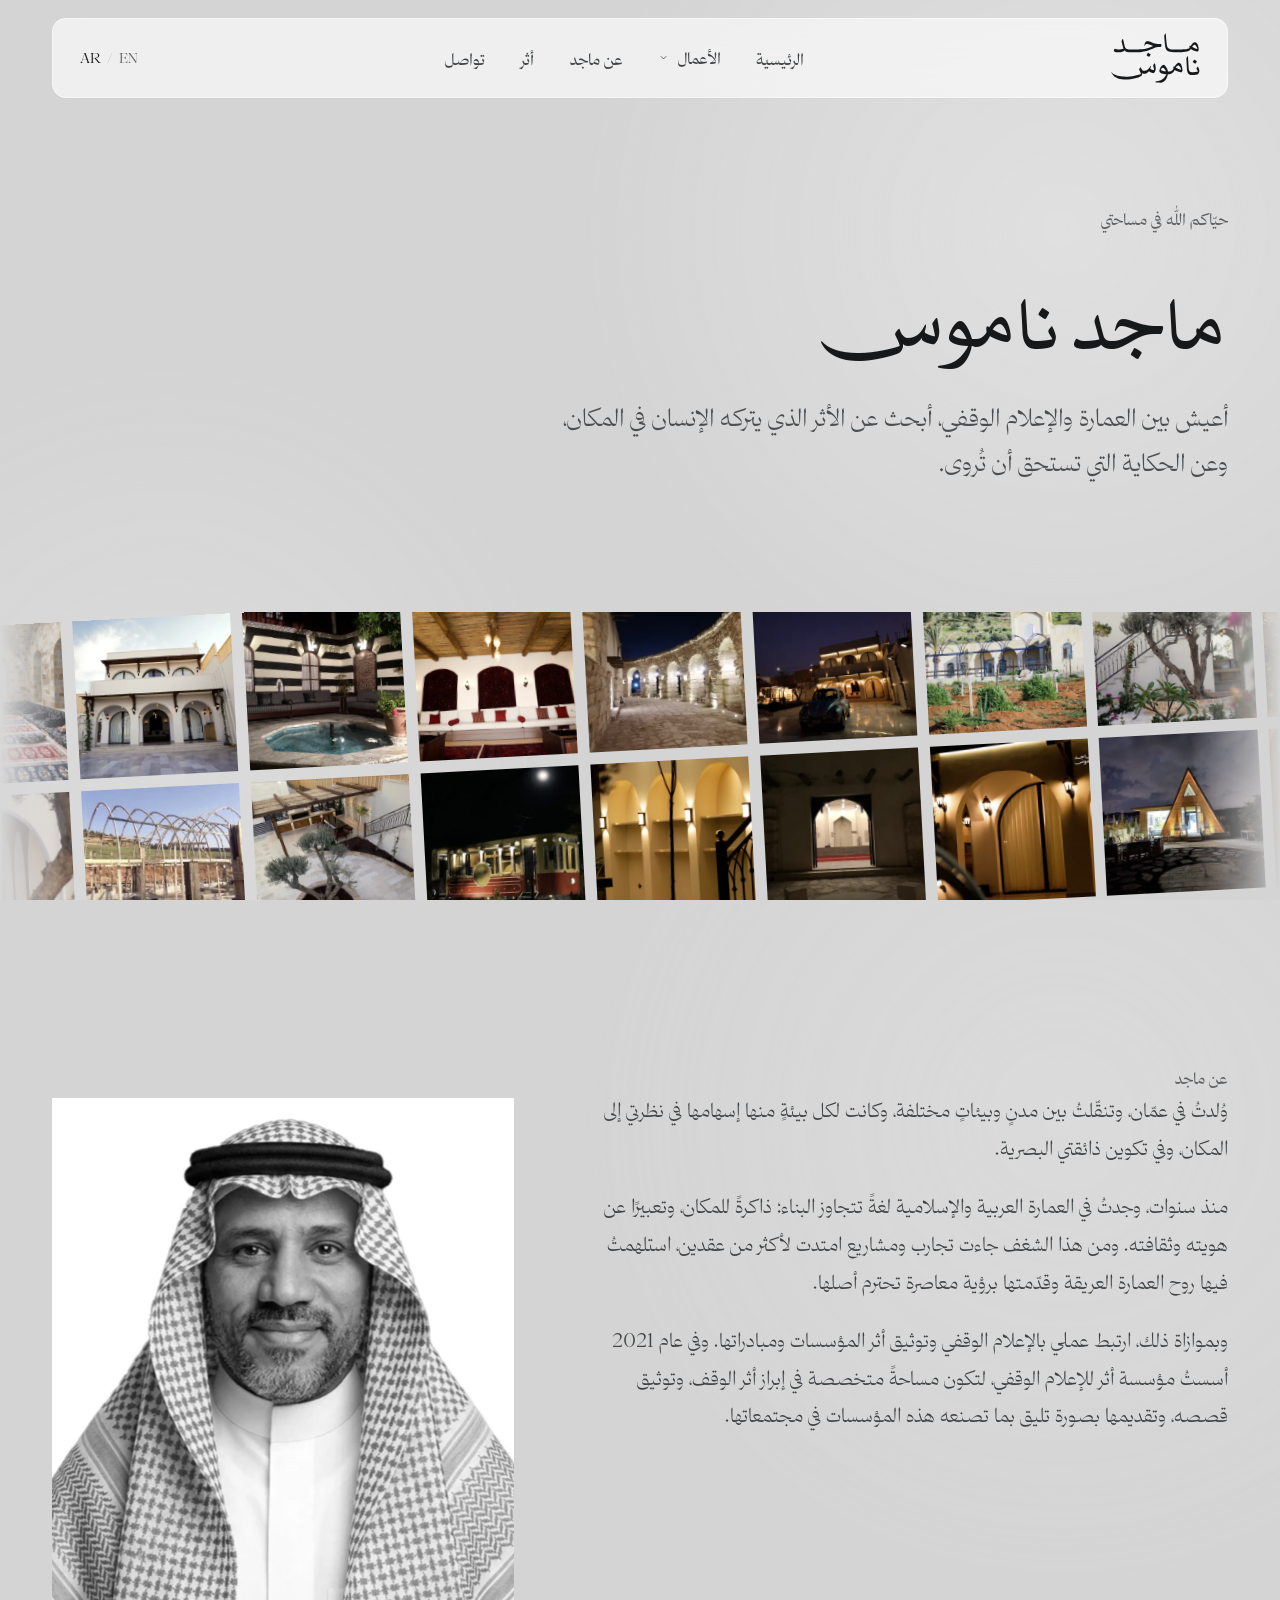
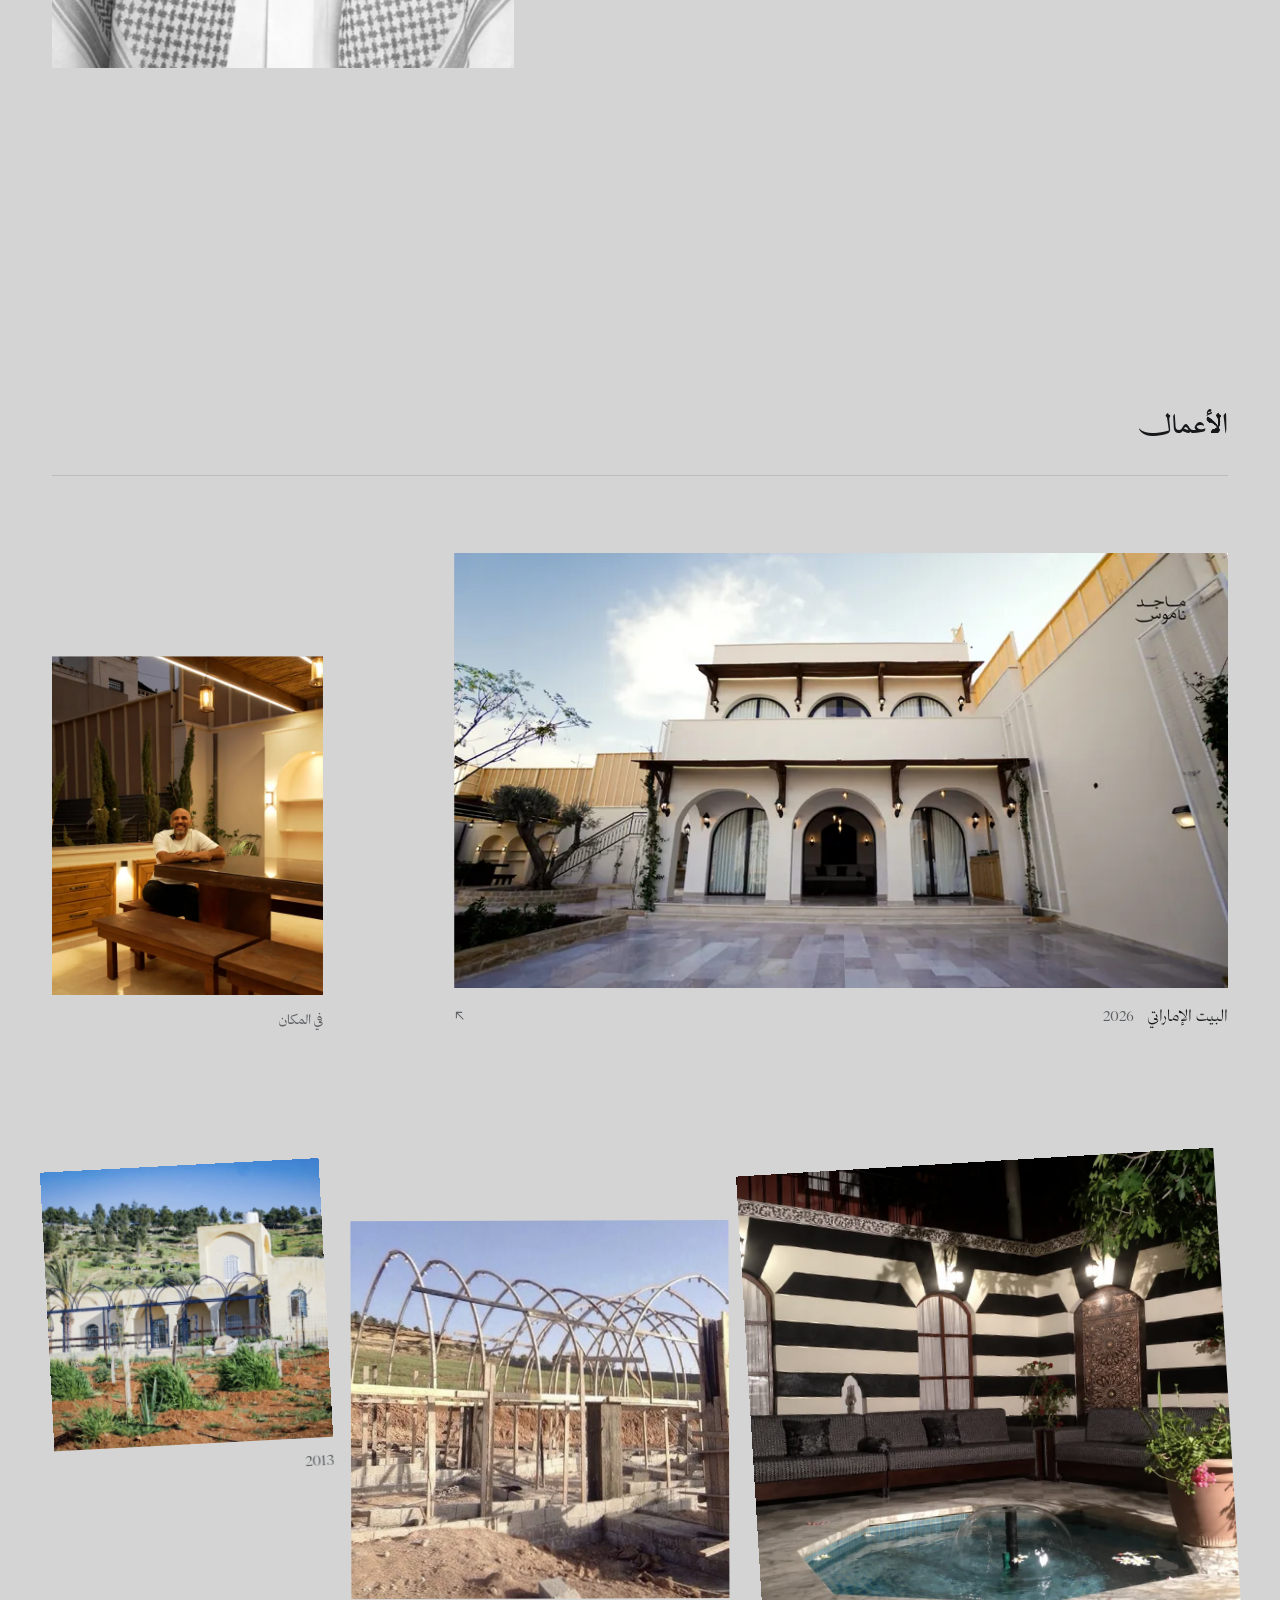
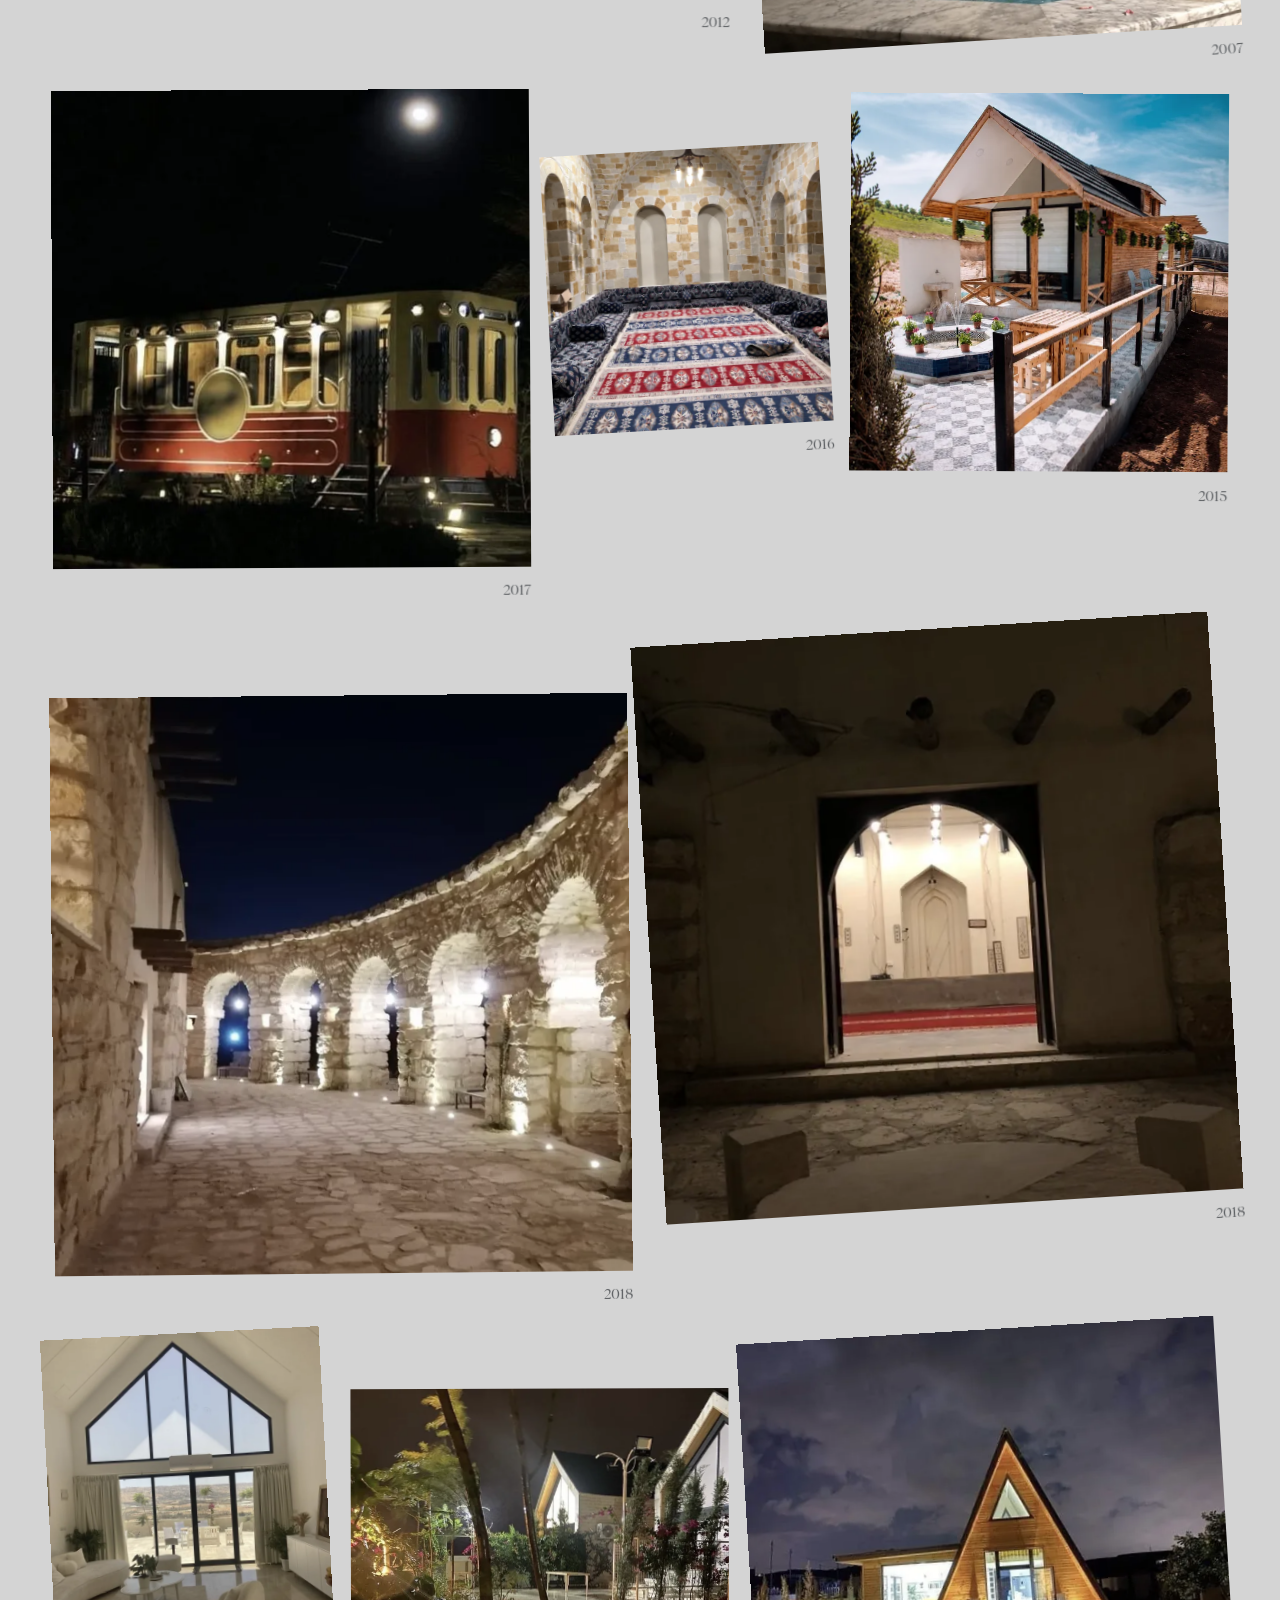
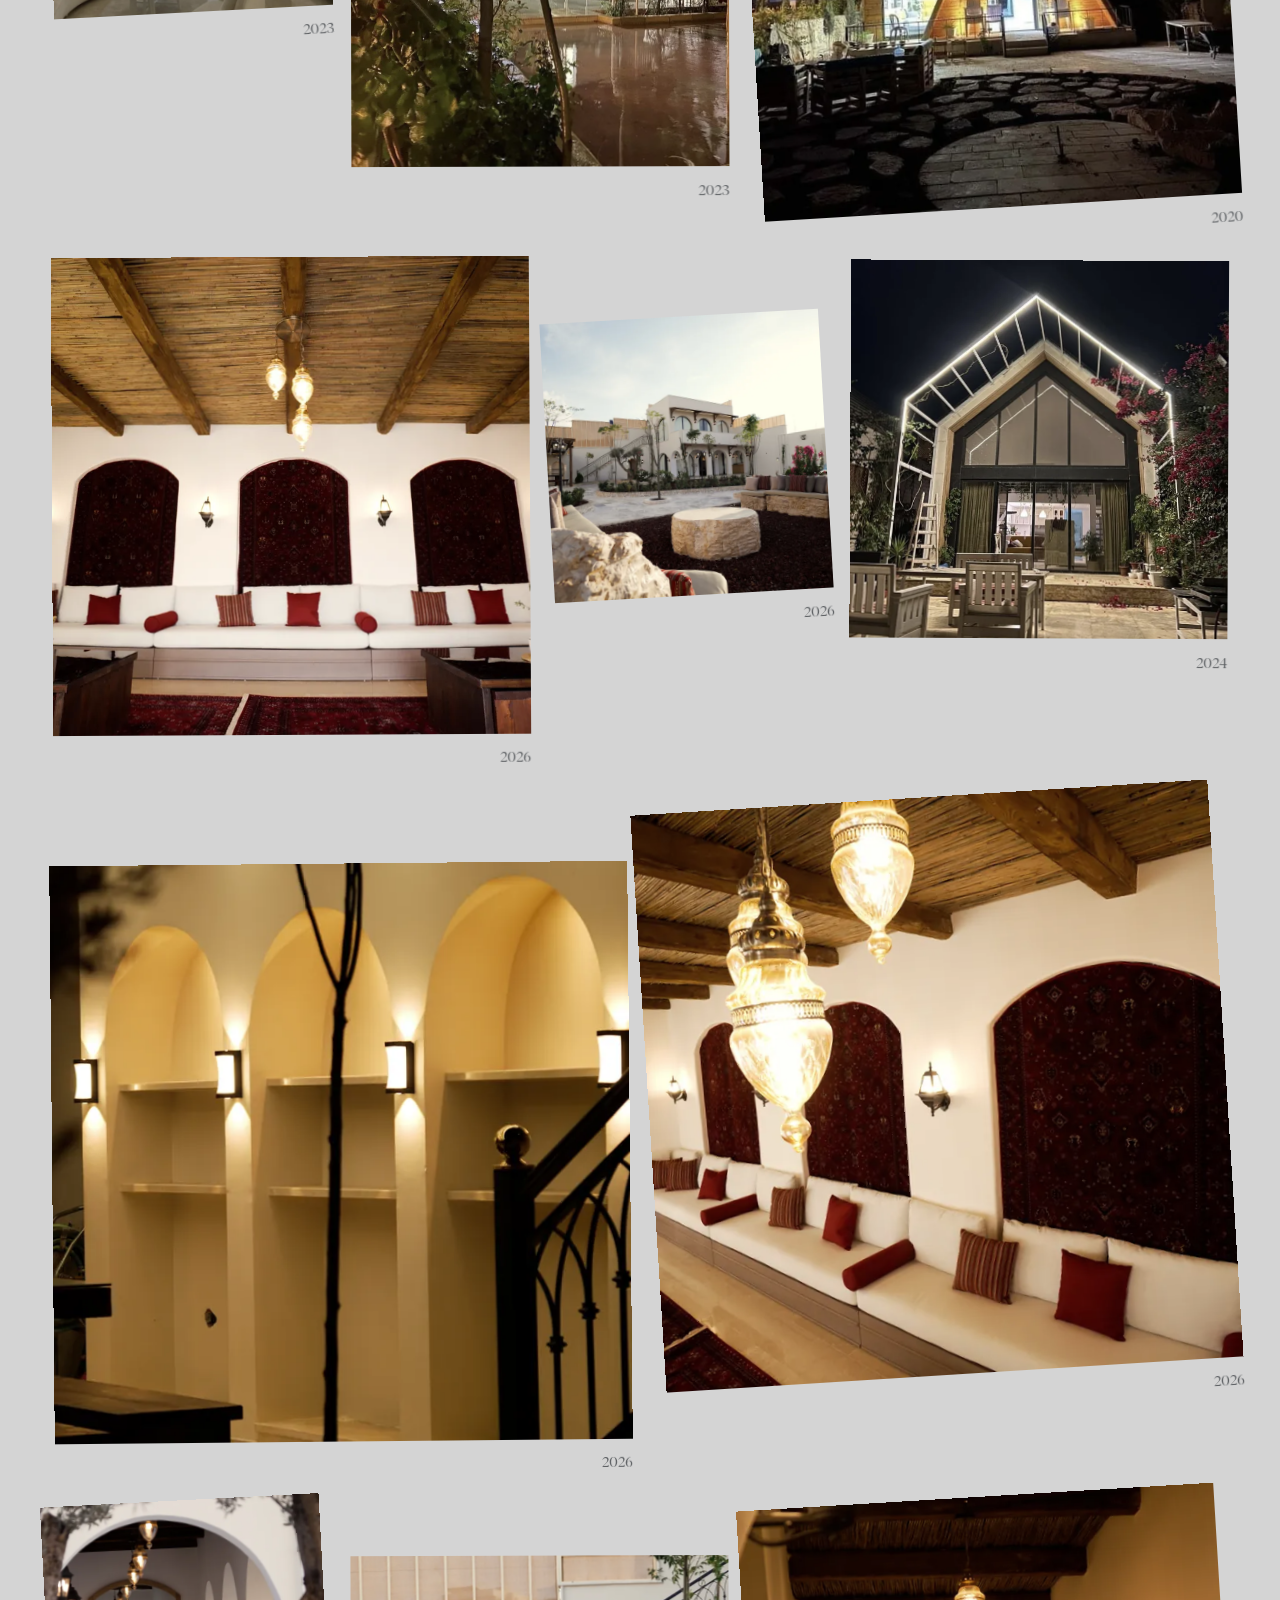
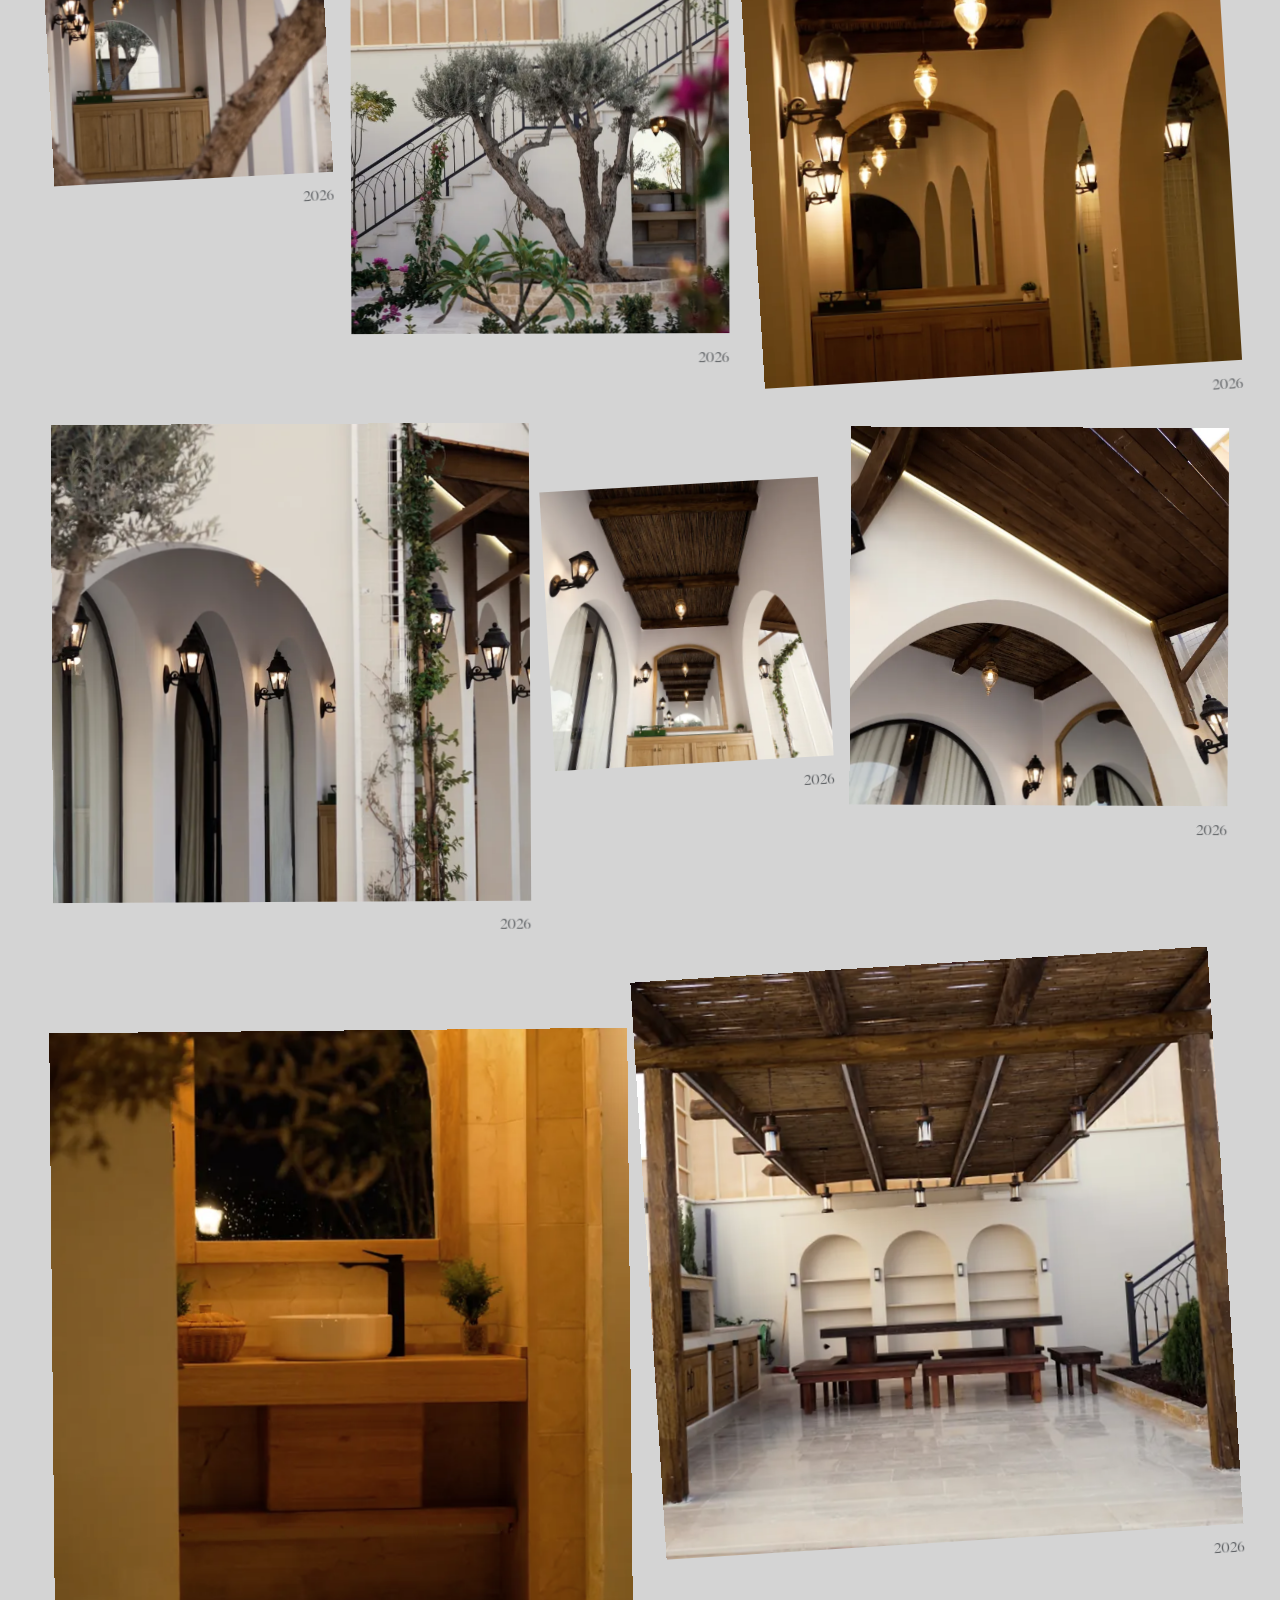
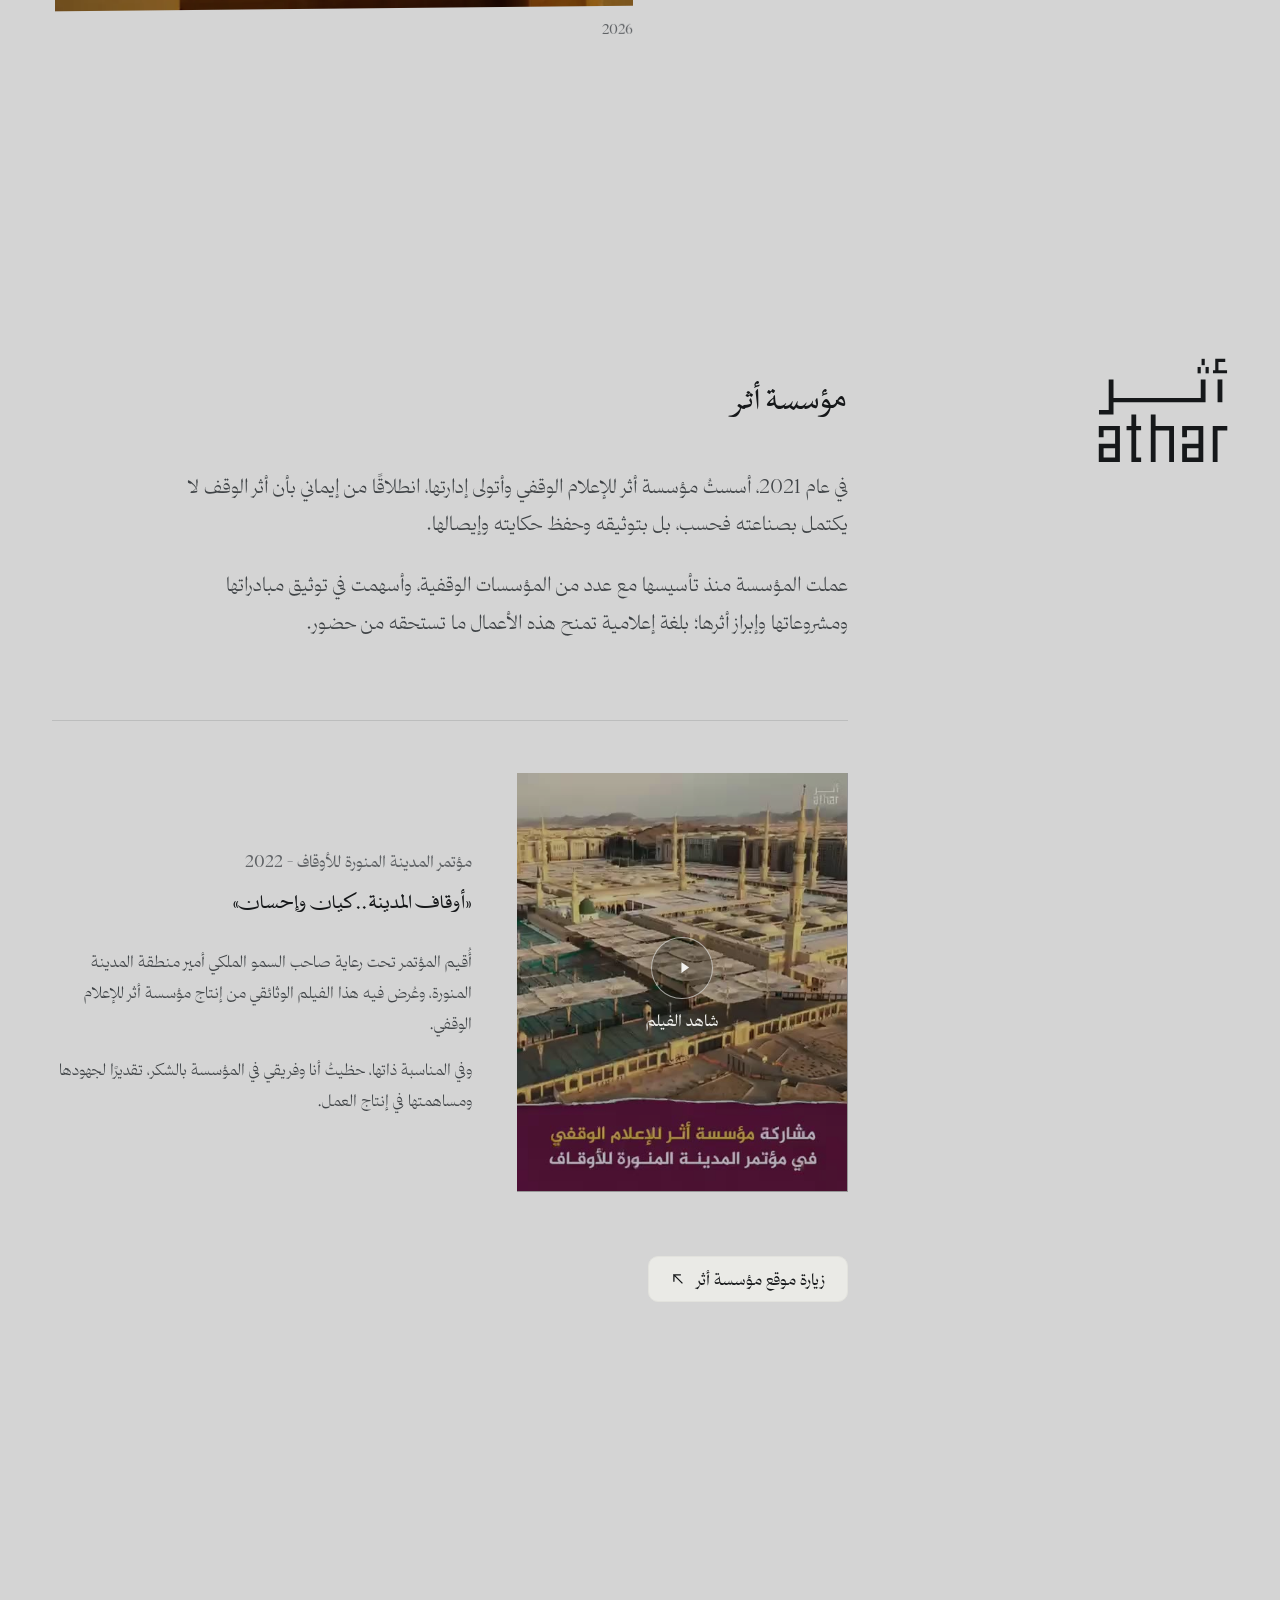
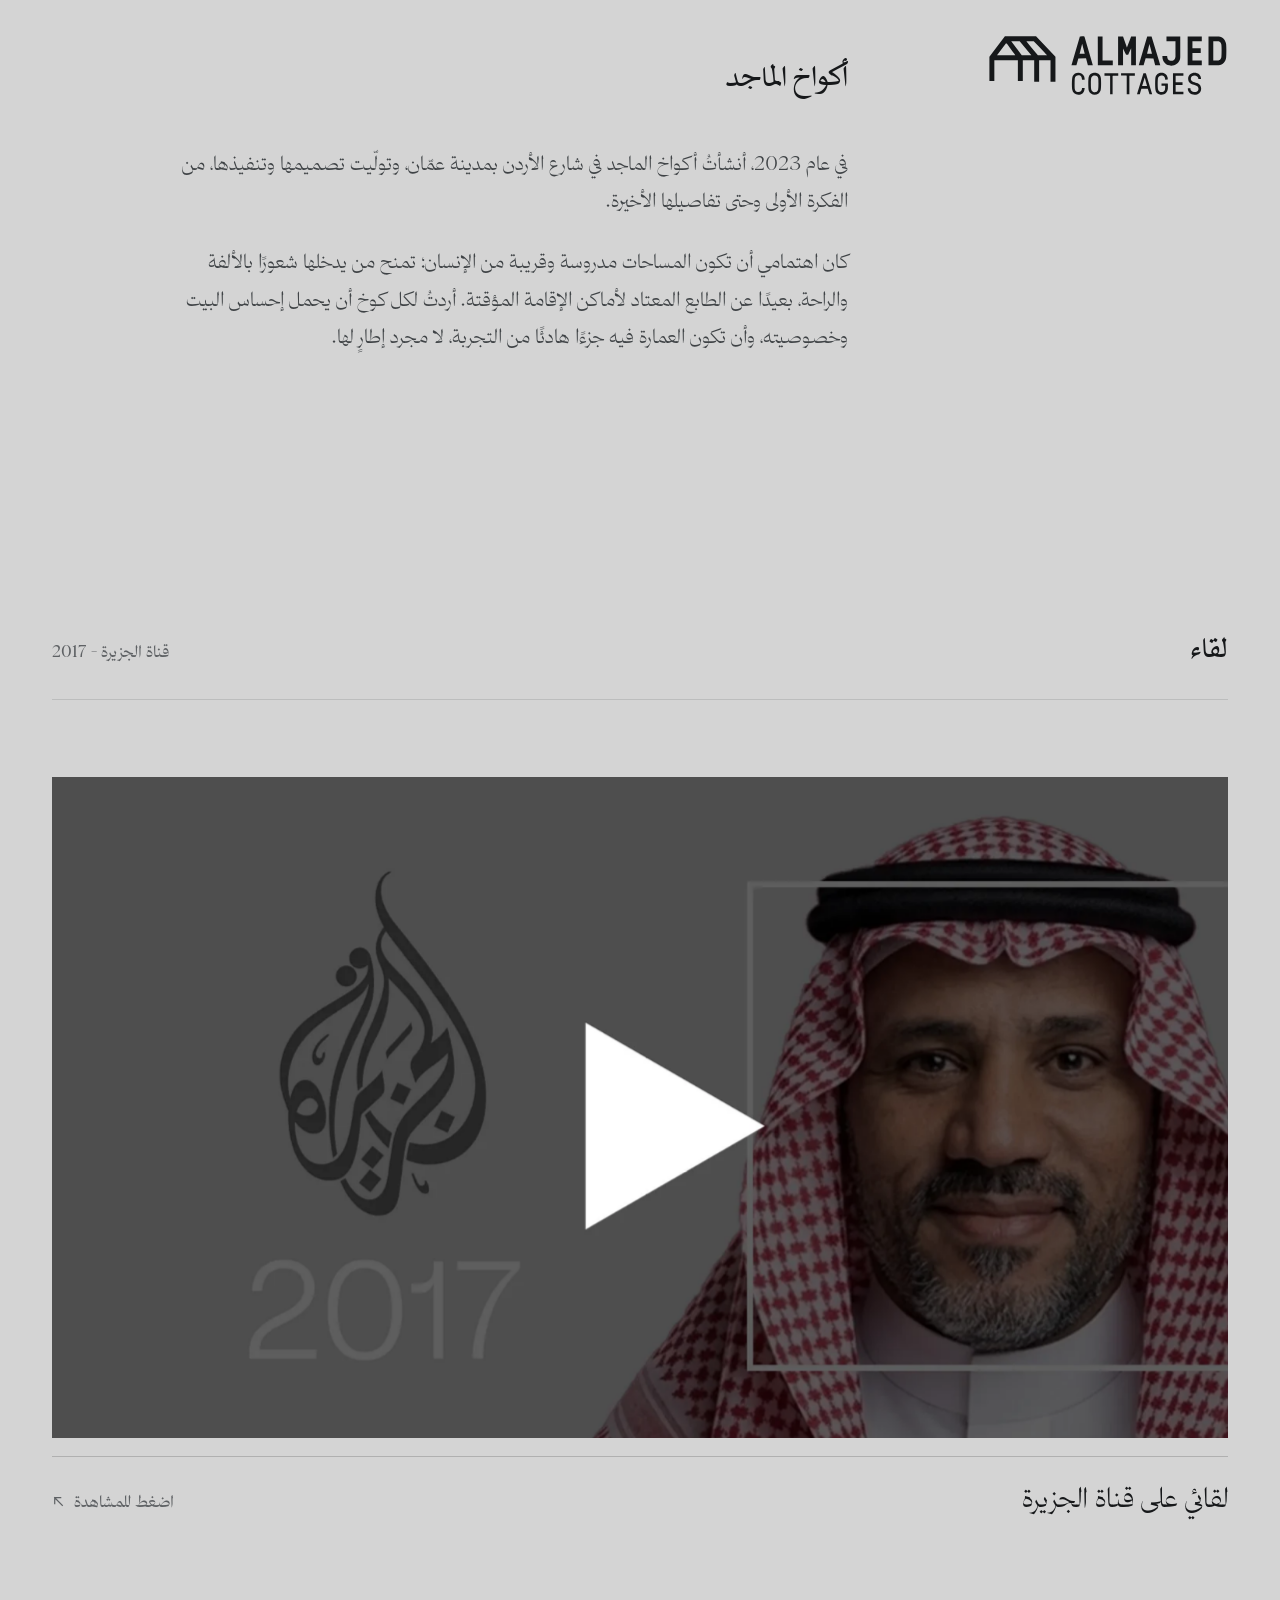
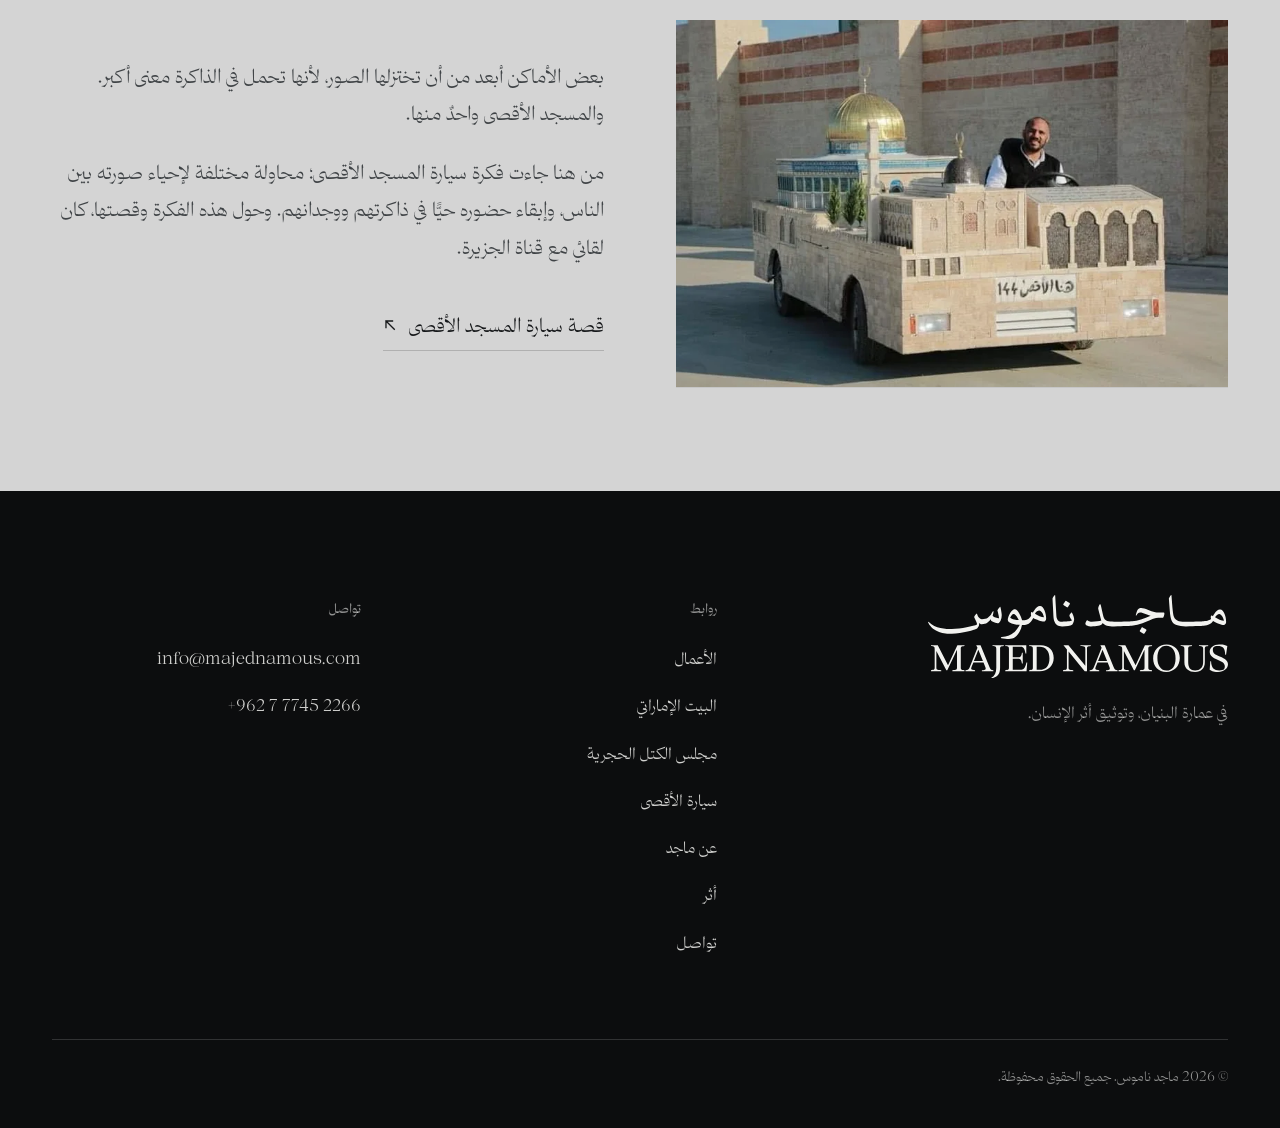
<file: index.html>
<!DOCTYPE html>
<html lang="ar" dir="rtl" class="no-js">
<head>
  <meta charset="utf-8">
  <meta name="viewport" content="width=device-width, initial-scale=1, viewport-fit=cover">
  <title>Majed Namous ماجد ناموس</title>
  <meta name="description" content="في عمارة البنيان، وتوثيق أثر الإنسان.">
  <link rel="canonical" href="https://majednamous.com/">
  <link rel="alternate" hreflang="ar" href="https://majednamous.com/index.html">
  <link rel="alternate" hreflang="en" href="https://majednamous.com/en/index.html">
  <link rel="alternate" hreflang="x-default" href="https://majednamous.com/index.html">
  <meta name="theme-color" content="#d4d4d4">
  <link rel="icon" href="favicon.ico" sizes="32x32">
  <link rel="icon" href="assets/img/favicon-512.png" type="image/png" sizes="512x512">
  <link rel="apple-touch-icon" href="assets/img/apple-touch-icon.png">
  <meta property="og:type" content="website">
  <meta property="og:site_name" content="Majed Namous ماجد ناموس">
  <meta property="og:locale" content="ar_JO">
  <meta property="og:title" content="Majed Namous ماجد ناموس">
  <meta property="og:description" content="في عمارة البنيان، وتوثيق أثر الإنسان.">
  <meta property="og:url" content="https://majednamous.com/">
  <meta property="og:image" content="https://majednamous.com/assets/img/work-2016-1000.jpg">
  <meta name="twitter:card" content="summary_large_image">
  <link rel="preload" as="font" type="font/woff" href="assets/fonts/thmanyah-light.woff" crossorigin>
  <link rel="preload" as="font" type="font/woff" href="assets/fonts/majed-arabic.woff" crossorigin>
  <link rel="preload" as="image" type="image/webp" href="assets/img/work-2016-400.webp" fetchpriority="high">
  <link rel="stylesheet" href="assets/css/site.css?v=26466cbd">
</head>
<body>
<a class="skip" href="#main">تخطّي إلى المحتوى</a>
<header class="nav" data-nav>
  <div class="nav__bar">
    <a class="nav__logo" href="index.html" aria-label="ماجد ناموس"><svg aria-hidden="true" focusable="false" id="Layer_1" xmlns="http://www.w3.org/2000/svg" version="1.1" viewBox="81 194 1084 611">
  
  <path d="M563.5,453.7c-1.7-1.3-3.4-2.6-5.2-3.8-1.8-1.2-3.5-2.4-5.1-3.5-1.7-1.1-2.6-1.7-3-1.7-1.4-.8-4.3-2.3-8.7-4.6s-7.4-3.5-9.2-3.5-1.5,1.7-3.3,5.1c-1.8,3.5-3.2,6.1-4.3,7.9s-2.7,4.3-4.9,7.6c-2.2,3.2-3.2,5.9-3.2,8.1s2.2,2.9,6.5,5.6c4.4,2.7,7.5,4.8,9.2,6.2,1.8,1.4,4.4,3.1,7.8,4.9s6,2.7,7.8,2.7,3.8-2,6-5.9c2.1-4,3.9-7.1,5.4-9.2.7-1.4,2-3.5,3.8-6.2s2.7-5.1,2.7-7.3-.8-1.1-2.4-2.4h.1Z"/>
  <path d="M698.1,336c0,2.6-.4,5.3-1.1,8.4-.7,3.1-1.5,6.1-2.4,9s-2,5.6-3.2,7.9c-1.3,2.3-2.5,4.1-3.5,5.1h-16.8c-13,0-24.6.8-34.7,2.2s-18.8,4-26,7.6c-13.3,6.1-26,11.8-37.9,17-11.9,5.3-23.9,10-36,14.1s-24.6,7.7-37.4,10.5c-12.9,2.9-26.9,5.3-42,7.1-9,1-23.5,2.1-43.6,3.2-20,1-48.8,1.8-86.4,2.2-21,0-38.3-1.8-52-5.4-13.8-3.6-24.6-9.9-32.5-19l-2.2,5.4c-2.2,3.6-5.9,6.5-11.4,8.9-5.4,2.4-11.7,4.3-18.9,5.7s-15.2,2.6-23.8,3.2c-8.6.8-17.4,1.1-26,1.1s-12.2-.7-19.2-2c-7.1-1.2-12.2-2.8-15.5-4.6-6.1-3.6-9.2-8.1-9.2-13.5s.4-5,1.3-7.3,1.9-4.7,3-7.3c1.4-2.9,2.7-5.3,3.8-7.1s2.7-2.9,4.9-3.2c1.1,0,2.3.5,3.8,1.7,1.4,1,3.5,2.3,5.9,3.5,2.6,1.3,5.8,2.5,9.8,3.5,4,1.1,9,1.6,15.2,1.6,13.7,0,27.1-.8,40.3-2.5,13.2-1.6,22.8-3.5,29-5.6-1.4-4.7-3.2-11.1-5.4-19.3-2.2-8.1-4.3-16.5-6.5-25.2-2.2-8.6-4.4-16.9-6.5-24.9-2.1-7.9-3.8-14.4-4.8-19.5,0-2.5.5-5.7,1.6-9.5s2.5-7.4,4.1-10.8c1.6-3.5,3.2-6.3,4.9-8.6,1.6-2.3,3.2-3.5,4.6-3.5s2.9,1.4,3.2,4.4c3.6,14.8,7.1,30.2,10.6,46,3.4,15.9,6.8,30.1,10,42.7,2.6,9.1,6,16,10.5,20.9,4.5,4.8,10.1,8.4,16.5,10.5s14,3.5,22.5,4.1c8.4.5,18,.8,28.4.8,20.5,0,38.3,0,53-.3,14.8-.1,27.4-.5,37.7-.8,10.3-.3,18.6-.7,24.9-1,6.3-.4,11.1-.7,14.4-1,1,0,2,0,2.9-.2,20.5-1.3,42.4-5.6,65.6-12.8,24.4-7.6,47.9-16.6,70.6-27.1-4.7-1.4-10.3-3.5-16.8-5.9-6.5-2.6-13.4-5.2-20.6-7.9s-14.3-5-21.4-7c-7.1-2-13.2-3-18.7-3s-11.6,1.8-15.2,5.4-7.2,8.1-10.8,13.5c-.8.8-1.3,1.4-1.7,2.2-.3.8-1,1-2.1,1s-1.7-.9-1.7-2.7v-2.2c0-.3.1-.7.5-1,1.8-7.6,3.7-14.4,5.7-20.6,2-6.1,4.4-11.4,7.3-15.6,2.9-4.4,6.4-7.7,10.5-10.1,4.2-2.3,9.5-3.5,16-3.5s13.8,1.4,21.9,4.1c8.1,2.7,16.7,5.9,25.7,9.5s18.3,7.1,27.7,10.5c9.3,3.5,18.6,5.7,27.6,6.8,6.1.8,12.8,1.3,20,1.6,7.2.3,13.4.5,18.4.5s9,0,14.1-.3c5-.1,8.3-.2,9.8-.2,3.6,0,5.4,2.9,5.4,8.6h.3Z"/>
  <path d="M1150,369c-2-10.6-4.9-20.6-8.7-29.9s-8.5-17.1-14.1-23.5c-5.6-6.2-12-9.4-19.3-9.4s-9.8,1.3-14.4,3.8c-4.5,2.5-8.7,5.6-12.7,9.4s-7.7,8-11.1,12.6c-3.5,4.7-6.5,9-8.9,12.9l-5.9,9.7c-2.9-2.9-5.8-4.3-8.7-4.3s-3.4,1-4.8,3.2c-1.5,2.1-2.2,5.3-2.2,9.6s.9,8.3,2.7,12.9c-3.2,2.5-7.2,4.7-12,6.7-4.7,2-9.5,3.7-14.6,5.2-5,1.4-10.1,2.5-15.2,3.2-3.5.5-6.7.8-9.6,1-1.3.1-2.6.1-3.9.1-3.2.4-8,.7-14.3,1-6.3.4-14.7.8-25,1-10.2.4-22.8.7-37.6.8-14.8.2-32.5.3-53.1.3s-16.8,0-25.7-.3c-8.8-.1-17.4-1.4-25.7-3.8-8.3-2.3-15.9-6.2-22.7-11.7-6.8-5.4-12.1-13.5-15.7-24.4-1.4-4.4-2.7-9.9-3.8-16.8-1.1-6.8-2.1-14.3-3-22.2-.9-8-1.7-15.8-2.4-23.6-.8-7.8-1.3-14.3-1.7-19.7-.7-9.8-1.4-19.2-2.2-28.2-.7-9-1.3-16.9-1.9-23.5s-1-12.1-1.3-16.2c-.4-4.1-.7-6.2-1-6.2-1.8,0-3.7,1.4-5.7,4.1-2,2.7-3.8,5.7-5.6,8.9-2.2,4-4.5,8.4-7.1,13,2.9,37.2,5.3,69,7.3,95.3s5.7,47.5,11.1,63.3c6.8,18.4,19.6,30.8,38.1,37.2,18.7,6.3,41.7,9.5,69,9.5,37.6-.4,66.3-1.1,86.4-2.2,20-1.1,34.5-2.2,43.5-3.2,17.4-1.4,31.6-4.9,42.8-10.3,11.2-5.4,20.4-13.4,27.6-23.8,5.8,3.6,12.4,7.2,19.8,10.8s14.7,6.8,22,9.5c7.2,2.7,14.1,4.9,20.5,6.5,6.5,1.6,12,2.5,16.2,2.5s7.9-2.2,11.7-6.5c3.8-4.3,5.7-9.7,5.7-16.2s-1-17.7-3-28.3h0l.2.2ZM1104.5,380.3c-12.1-5-23.2-10.6-33.2-16.8,3.9-7.2,8.7-13.2,14.3-17.9,5.6-4.7,10.9-7,16-7s8.3,1.6,11.9,4.9c3.6,3.2,7,7.4,10,12.4,3.1,5.1,5.8,10.5,8.1,16.2,2.3,5.8,4.1,11.4,5.2,16.8-9.4-.7-20.2-3.5-32.3-8.6h0Z"/>
  <path d="M627.7,626.1c0,14.4-2.7,27.3-8.1,38.4-5.4,11.2-11.4,17.9-17.9,20.1-2.2,0-6.2-.6-12.2-1.9-5.9-1.3-12-3-18.1-5.2s-11.6-4.7-16.2-7.6c-4.7-2.9-7.1-5.9-7.1-9.2s.2-1.8.6-3.2c.3-1.4.5-2.6.5-3.2-8.3,11.2-17.8,20.3-28.4,27.3-10.7,7.1-23.8,10.6-39.3,10.6s-5.2-.8-10-2.2c-4.9-1.4-8.4-4.1-10.6-8.1.4,1.4.5,2.8.3,4.1s0,2.6.2,4.1c0,7.2-1.5,13.6-4.6,19.2-3.1,5.6-6.5,10.2-10.5,13.8-3.2,2.6-11.3,5.9-24.1,10.3-12.8,4.3-28.1,8.7-46,13-17.8,4.3-37.1,8.1-57.6,11.4-20.6,3.2-40.1,4.9-58.5,4.9s-29.3-.9-45.7-2.7c-16.5-1.8-32.5-5.6-48.2-11.1-15.7-5.6-30.5-13.5-44.4-23.8-13.8-10.3-25.1-23.9-33.8-40.8-1.8-3.3-2.7-6.2-2.7-8.7s.4-1.6,1.1-1.6c1.4,0,3.6,1.4,6.5,4.3,10.8,11.2,23.5,20.2,38.2,26.8,14.6,6.7,29.7,11.7,45.2,15.1,15.5,3.5,30.8,5.6,45.7,6.5,15,.9,27.9,1.3,38.7,1.3,16.6,0,34.5-1.2,53.6-3.5,19.1-2.4,37.5-5.4,55-9s33.2-7.4,47.1-11.2,23.9-7.2,30.1-10.1c-.8-5.4-2.9-12.6-6.5-21.3s-7.9-18-12.9-27.8c-1.1-2.2-1.6-3.9-1.6-5.4,0-3.9,2.2-8.7,6.5-14.1,1.5-1.8,3.6-4.2,6.5-7.3s5-4.6,6.5-4.6c1.4,3.2,2.7,6.2,3.8,8.9,1,2.7,2,5.6,2.7,8.4,3.9,7.2,8.6,13.2,14.1,18.1s11,7.3,16.8,7.3c9.4,0,17.6-1.1,24.7-3.5,7-2.3,13.2-5.3,18.6-8.9,5.4-3.6,10-7.5,13.8-11.9,3.8-4.3,7.1-8.4,10-12.3.4-.4,1.3-2,2.7-4.9s3-5.7,4.9-8.6c1.8-2.9,3.4-5.6,4.8-8.1,1.4-2.5,2.4-3.8,2.7-3.8,1.8,0,2.7,2.3,2.7,7s-.2,2.2-.5,4.4c-.4,1.8-1,4.7-1.9,8.6-.9,4-2.3,9-4.1,15.1,1.4,2.5,4.2,4.8,8.4,7,4.1,2.1,8.6,4.1,13.2,5.9,4.7,1.8,9.4,3.2,14.1,4.4,4.7,1,8.7,1.8,12,2.1-.4-3.2-1-7.4-2-12.3-.9-5-2-10.2-3.2-15.6-1.3-5.3-2.5-10.8-3.8-16.2-1.3-5.3-2.5-9.8-3.5-13.5,0-1,.9-2.9,2.7-5.6,1.8-2.6,3.8-5.6,5.9-8.6,2.2-3.1,4.1-5.8,5.9-8.1s3.1-3.7,3.8-4c.3,0,.6,0,.8-.3.2-.2.5-.3.8-.3,1.5,0,2.7,2,3.8,6,.7,3.2,1.5,7.5,2.4,12.9s1.8,10.8,2.7,16.2,1.7,10.6,2.2,15.5c.5,4.8.8,8.6.8,11.1h-.1Z"/>
  <path d="M951.8,621.5c-2-10.6-4.9-20.7-8.7-30.1-3.8-9.3-8.5-17.2-14.1-23.5s-12-9.5-19.3-9.5-9.8,1.3-14.4,3.8c-4.5,2.5-8.7,5.6-12.7,9.5-4,3.8-7.7,8-11.1,12.7-3.4,4.7-6.4,9-8.9,13l-6,9.7c-1.4-1-2.8-2-4.1-2.9s-2.6-1.3-4.1-1.3c-4,0-5.9,4-5.9,11.9s.5,8.7,1.7,15.2c-4,8.3-10.2,15.9-18.4,22.7-8.3,6.8-18.4,10.3-30.3,10.3s-.4,0-.6,0h-17.3c-2.5-9-5.8-18.3-9.7-27.9-4-9.5-8.3-18.2-13-26s-9.7-14.1-14.9-19c-5.3-4.8-10.4-7.3-15.4-7.3s-13.5,3-19.8,9-12,13.1-16.8,21.4c-4.9,8.3-8.8,16.8-11.7,25.2-2.9,8.5-4.4,15.4-4.4,20.8s2.7,12.7,8.1,17.4c5.4,4.7,12.4,8.5,20.8,11.4,8.5,2.9,18,5,28.4,6.2,10.5,1.3,20.8,2.1,30.9,2.4-2.2,4.7-5,9.8-8.4,15.2-3.5,5.4-7.2,10.8-11.4,16.2s-8.6,10.5-13.2,15.4c-4.7,4.9-9.2,9-13.5,12.2-6.5,5.4-12.6,9.5-18.2,12.2-5.6,2.7-10.4,5-14.3,6.8-8.3,2.9-17,5.3-26,7.3s-18,3.4-27.1,4.1c-4.7.8-7.1,2.6-7.1,5.4s1.3,2.7,3.8,3.8c9,2.1,18.4,3.7,28.1,4.6,9.8.9,19,1.3,27.6,1.3s15.1-1.1,23.6-3.2c8.4-2.2,16.1-5.8,23-10.8,12.6-9.4,23.2-22.3,31.9-38.5s14.4-33.2,17.4-50.8h18.9c7.6,0,14.6-1.6,21.1-4.7,6.5-3,12.4-7,17.8-11.9,5.4-4.9,10.2-10.4,14.4-16.5,4.1-6.1,7.7-12.4,10.5-19,5.8,3.7,12.3,7.1,19.6,10.3s14.5,6.2,21.9,8.7c7.4,2.6,14.3,4.6,20.6,6s11.7,2.1,16,2.1,7.9-2.1,11.7-6.5,5.7-9.8,5.7-16.2-1-17.8-3-28.4h0l.3-.2ZM736.5,661.1c-6.2-.6-12.1-1.6-17.9-3-5.7-1.4-11.1-3.3-16.2-5.7-5-2.3-9.2-5.5-12.4-9.5,2.9-5.4,6.5-11,11.1-16.8,4.5-5.7,9.3-8.7,14.4-8.7s12,4.1,18.7,12.5c6.6,8.3,13,19,19.2,31.9-5,0-10.6-.2-16.8-.8h0ZM906.1,632.8c-12.3-5.3-23.5-11.1-33.6-17.2,4-7.3,9-13.2,14.9-17.8,5.9-4.5,11.4-6.8,16.5-6.8s7.8,1.7,11.7,5c3.8,3.2,7.2,7.5,10.2,12.6,3.1,5.1,5.7,10.7,7.9,16.7s3.8,11.6,4.9,16.7c-9.4-.8-20.2-3.8-32.5-9h0v-.2Z"/>
  <path d="M1161.1,655.4c0,3.2-.5,7.1-1.7,11.4-1.1,4.4-2.4,8.6-4.1,12.7-1.6,4.2-3.3,7.8-5.1,10.8-1.8,3.1-3.5,5-4.9,5.7-5.8,3.6-15.3,6.6-28.4,9s-27.4,3.5-42.5,3.5-.6,0-.9,0h-1.3c-7.2,0-14.5-.8-22-2.5-7.4-1.6-14.1-5.3-20-11.1s-10.9-13.9-14.9-24.4-6.3-24.8-7.1-42.8c-.7-17.4-1.7-36.9-2.9-58.7-1.3-21.9-2.5-43.8-3.5-65.8,2.2-4.4,4.4-8.5,6.5-12.5,1.8-3.2,3.8-6.2,5.7-9s3.8-4.1,5.7-4.1,1.1.5,1.3,1.4c.2,1,.5,3,.8,6.2l8.7,146.2c.7,13,4.2,23.3,10.5,30.9,6.3,7.5,16.7,11.4,31.1,11.4s.4,0,.7,0h1.5c6.1,0,12.8-.3,20-.8s14.1-1.3,20.8-2.2c6.7-.9,12.8-1.8,18.2-2.7,5.4-.9,9.2-1.9,11.4-2.9-.8-2.2-2.1-4.8-4.1-7.9-2-3-4.1-6.3-6.2-9.7-2.2-3.5-4.1-6.8-5.7-10.3s-2.4-6.2-2.4-8.4c0-4,2.1-8.3,6.2-13s7.7-8.4,10.5-11.4c5.8,10.5,10.2,20.3,13.3,29.6,3,9.2,4.6,16.3,4.6,21.4h.2Z"/>
  <path d="M1127.8,537.1c-1.7-1.3-3.3-2.6-5.1-3.8-1.9-1.2-3.5-2.4-5.2-3.5-1.6-1.1-2.6-1.7-2.9-1.7-1.5-.8-4-2.3-7.6-4.6s-6.3-3.5-8.1-3.5-1.8,1.7-4.4,5.1c-2.5,3.5-4.3,6.1-5.4,7.9-1.1,1.8-2.7,4.3-4.9,7.6-2.1,3.2-3.2,5.9-3.2,8.1s2.2,2.9,6.5,5.6c4.3,2.7,7.4,4.8,9.2,6.2s4.4,3.1,7.8,4.9c3.5,1.8,6.1,2.7,7.9,2.7s3.8-2,5.9-5.9c2.2-4,4-7.1,5.4-9.2.8-1.4,2-3.5,3.8-6.2s2.7-5.1,2.7-7.3-.8-1.1-2.4-2.4h0Z"/>
</svg></a>
    <nav class="nav__links" aria-label="التنقّل">
      <ul>
        <li><a class="nav__link" href="#top">الرئيسية</a></li>
        <li class="nav__item--sub" data-sub><a class="nav__link" href="#works">الأعمال</a><button class="nav__caret" type="button" data-sub-toggle aria-expanded="false" aria-controls="nav-sub" aria-label="مشاريع من الأعمال"><svg viewBox="0 0 10 10" fill="none" aria-hidden="true" focusable="false"><path d="M2 3.6 5 6.6 8 3.6" stroke="currentColor" stroke-width="1.1"/></svg></button><ul class="nav__sub" id="nav-sub"><li><a href="emirati.html">البيت الإماراتي</a></li><li><a href="monolith.html">مجلس الكتل الحجرية</a></li><li><a href="aqsa.html">سيارة الأقصى</a></li></ul></li>
        <li><a class="nav__link" href="#about">عن ماجد</a></li>
        <li><a class="nav__link" href="#athar">أثر</a></li>
        <li><a class="nav__link" href="contact.html">تواصل</a></li>
      </ul>
    </nav>
    <div class="nav__end">
      <div class="lang"><span aria-current="true">AR</span><span class="lang__sep" aria-hidden="true">/</span><a href="en/index.html" lang="en" hreflang="en">EN</a></div>
      <button class="nav__toggle" type="button" data-nav-toggle
              aria-expanded="false" aria-controls="nav-menu" aria-label="فتح القائمة">
        <span></span><span></span>
      </button>
    </div>
  </div>
  <div class="nav__menu" id="nav-menu" data-nav-menu aria-hidden="true">
    <div class="nav__menu-inner">
      <ul>
        <li><a class="" href="#top">الرئيسية</a></li>
        <li><a href="#works">الأعمال</a><ul class="nav__menu-sub"><li><a href="emirati.html">البيت الإماراتي</a></li><li><a href="monolith.html">مجلس الكتل الحجرية</a></li><li><a href="aqsa.html">سيارة الأقصى</a></li></ul></li>
        <li><a class="" href="#about">عن ماجد</a></li>
        <li><a class="" href="#athar">أثر</a></li>
        <li><a class="" href="contact.html">تواصل</a></li>
      </ul>
    </div>
  </div>
</header>

<main id="main">

  <!-- Hero -->
  <section class="hero ambient" id="top" data-hero>
    <div class="hero__content">
      <div class="wrap">
        <p class="meta hero__eyebrow">حيّاكم الله في مساحتي</p>
        <h1 class="hero__name"><span class="w">ماجد</span> <span class="w">ناموس</span></h1>
        <p class="lead">أعيش بين العمارة والإعلام الوقفي، أبحث عن الأثر الذي يتركه الإنسان في المكان، وعن الحكاية التي تستحق أن تُروى.</p>
      </div>
    </div>
    <div class="hero__strip">
      <div class="hero__field" aria-hidden="true"><div class="hero__row hero__row--a"><span class="hero__tile"><img src="assets/img/work-2016-400.webp" alt="" loading="eager" decoding="async" width="400" height="400"></span><span class="hero__tile"><img src="assets/img/hero-2026-d-400.webp" alt="" loading="eager" decoding="async" width="400" height="400"></span><span class="hero__tile"><img src="assets/img/work-2007-400.webp" alt="" loading="eager" decoding="async" width="400" height="400"></span><span class="hero__tile"><img src="assets/img/work-2026-b-400.webp" alt="" loading="eager" decoding="async" width="400" height="400"></span><span class="hero__tile"><img src="assets/img/work-2018-400.webp" alt="" loading="eager" decoding="async" width="400" height="400"></span><span class="hero__tile"><img src="assets/img/hero-2026-a-400.webp" alt="" loading="eager" decoding="async" width="400" height="400"></span><span class="hero__tile"><img src="assets/img/work-2013-400.webp" alt="" loading="eager" decoding="async" width="400" height="400"></span><span class="hero__tile"><img src="assets/img/work-2026-f-400.webp" alt="" loading="eager" decoding="async" width="400" height="400"></span><span class="hero__tile"><img src="assets/img/work-2023-400.webp" alt="" loading="eager" decoding="async" width="400" height="400"></span><span class="hero__tile"><img src="assets/img/work-2026-j-400.webp" alt="" loading="eager" decoding="async" width="400" height="400"></span><span class="hero__tile"><img src="assets/img/work-2015-400.webp" alt="" loading="eager" decoding="async" width="400" height="400"></span><span class="hero__tile"><img src="assets/img/work-2026-k-400.webp" alt="" loading="eager" decoding="async" width="400" height="400"></span><span class="hero__tile"><img src="assets/img/work-2016-400.webp" alt="" loading="eager" decoding="async" width="400" height="400"></span><span class="hero__tile"><img src="assets/img/hero-2026-d-400.webp" alt="" loading="eager" decoding="async" width="400" height="400"></span><span class="hero__tile"><img src="assets/img/work-2007-400.webp" alt="" loading="eager" decoding="async" width="400" height="400"></span><span class="hero__tile"><img src="assets/img/work-2026-b-400.webp" alt="" loading="eager" decoding="async" width="400" height="400"></span><span class="hero__tile"><img src="assets/img/work-2018-400.webp" alt="" loading="eager" decoding="async" width="400" height="400"></span><span class="hero__tile"><img src="assets/img/hero-2026-a-400.webp" alt="" loading="eager" decoding="async" width="400" height="400"></span><span class="hero__tile"><img src="assets/img/work-2013-400.webp" alt="" loading="eager" decoding="async" width="400" height="400"></span><span class="hero__tile"><img src="assets/img/work-2026-f-400.webp" alt="" loading="eager" decoding="async" width="400" height="400"></span><span class="hero__tile"><img src="assets/img/work-2023-400.webp" alt="" loading="eager" decoding="async" width="400" height="400"></span><span class="hero__tile"><img src="assets/img/work-2026-j-400.webp" alt="" loading="eager" decoding="async" width="400" height="400"></span><span class="hero__tile"><img src="assets/img/work-2015-400.webp" alt="" loading="eager" decoding="async" width="400" height="400"></span><span class="hero__tile"><img src="assets/img/work-2026-k-400.webp" alt="" loading="eager" decoding="async" width="400" height="400"></span><span class="hero__tile"><img src="assets/img/work-2016-400.webp" alt="" loading="eager" decoding="async" width="400" height="400"></span><span class="hero__tile"><img src="assets/img/hero-2026-d-400.webp" alt="" loading="eager" decoding="async" width="400" height="400"></span><span class="hero__tile"><img src="assets/img/work-2007-400.webp" alt="" loading="eager" decoding="async" width="400" height="400"></span><span class="hero__tile"><img src="assets/img/work-2026-b-400.webp" alt="" loading="eager" decoding="async" width="400" height="400"></span><span class="hero__tile"><img src="assets/img/work-2018-400.webp" alt="" loading="eager" decoding="async" width="400" height="400"></span><span class="hero__tile"><img src="assets/img/hero-2026-a-400.webp" alt="" loading="eager" decoding="async" width="400" height="400"></span><span class="hero__tile"><img src="assets/img/work-2013-400.webp" alt="" loading="eager" decoding="async" width="400" height="400"></span><span class="hero__tile"><img src="assets/img/work-2026-f-400.webp" alt="" loading="eager" decoding="async" width="400" height="400"></span><span class="hero__tile"><img src="assets/img/work-2023-400.webp" alt="" loading="eager" decoding="async" width="400" height="400"></span><span class="hero__tile"><img src="assets/img/work-2026-j-400.webp" alt="" loading="eager" decoding="async" width="400" height="400"></span><span class="hero__tile"><img src="assets/img/work-2015-400.webp" alt="" loading="eager" decoding="async" width="400" height="400"></span><span class="hero__tile"><img src="assets/img/work-2026-k-400.webp" alt="" loading="eager" decoding="async" width="400" height="400"></span><span class="hero__tile"><img src="assets/img/work-2016-400.webp" alt="" loading="eager" decoding="async" width="400" height="400"></span><span class="hero__tile"><img src="assets/img/hero-2026-d-400.webp" alt="" loading="eager" decoding="async" width="400" height="400"></span><span class="hero__tile"><img src="assets/img/work-2007-400.webp" alt="" loading="eager" decoding="async" width="400" height="400"></span><span class="hero__tile"><img src="assets/img/work-2026-b-400.webp" alt="" loading="eager" decoding="async" width="400" height="400"></span><span class="hero__tile"><img src="assets/img/work-2018-400.webp" alt="" loading="eager" decoding="async" width="400" height="400"></span><span class="hero__tile"><img src="assets/img/hero-2026-a-400.webp" alt="" loading="eager" decoding="async" width="400" height="400"></span><span class="hero__tile"><img src="assets/img/work-2013-400.webp" alt="" loading="eager" decoding="async" width="400" height="400"></span><span class="hero__tile"><img src="assets/img/work-2026-f-400.webp" alt="" loading="eager" decoding="async" width="400" height="400"></span><span class="hero__tile"><img src="assets/img/work-2023-400.webp" alt="" loading="eager" decoding="async" width="400" height="400"></span><span class="hero__tile"><img src="assets/img/work-2026-j-400.webp" alt="" loading="eager" decoding="async" width="400" height="400"></span><span class="hero__tile"><img src="assets/img/work-2015-400.webp" alt="" loading="eager" decoding="async" width="400" height="400"></span><span class="hero__tile"><img src="assets/img/work-2026-k-400.webp" alt="" loading="eager" decoding="async" width="400" height="400"></span><span class="hero__tile"><img src="assets/img/work-2016-400.webp" alt="" loading="eager" decoding="async" width="400" height="400"></span><span class="hero__tile"><img src="assets/img/hero-2026-d-400.webp" alt="" loading="eager" decoding="async" width="400" height="400"></span><span class="hero__tile"><img src="assets/img/work-2007-400.webp" alt="" loading="eager" decoding="async" width="400" height="400"></span><span class="hero__tile"><img src="assets/img/work-2026-b-400.webp" alt="" loading="eager" decoding="async" width="400" height="400"></span><span class="hero__tile"><img src="assets/img/work-2018-400.webp" alt="" loading="eager" decoding="async" width="400" height="400"></span><span class="hero__tile"><img src="assets/img/hero-2026-a-400.webp" alt="" loading="eager" decoding="async" width="400" height="400"></span><span class="hero__tile"><img src="assets/img/work-2013-400.webp" alt="" loading="eager" decoding="async" width="400" height="400"></span><span class="hero__tile"><img src="assets/img/work-2026-f-400.webp" alt="" loading="eager" decoding="async" width="400" height="400"></span><span class="hero__tile"><img src="assets/img/work-2023-400.webp" alt="" loading="eager" decoding="async" width="400" height="400"></span><span class="hero__tile"><img src="assets/img/work-2026-j-400.webp" alt="" loading="eager" decoding="async" width="400" height="400"></span><span class="hero__tile"><img src="assets/img/work-2015-400.webp" alt="" loading="eager" decoding="async" width="400" height="400"></span><span class="hero__tile"><img src="assets/img/work-2026-k-400.webp" alt="" loading="eager" decoding="async" width="400" height="400"></span><span class="hero__tile"><img src="assets/img/work-2016-400.webp" alt="" loading="eager" decoding="async" width="400" height="400"></span><span class="hero__tile"><img src="assets/img/hero-2026-d-400.webp" alt="" loading="eager" decoding="async" width="400" height="400"></span><span class="hero__tile"><img src="assets/img/work-2007-400.webp" alt="" loading="eager" decoding="async" width="400" height="400"></span><span class="hero__tile"><img src="assets/img/work-2026-b-400.webp" alt="" loading="eager" decoding="async" width="400" height="400"></span><span class="hero__tile"><img src="assets/img/work-2018-400.webp" alt="" loading="eager" decoding="async" width="400" height="400"></span><span class="hero__tile"><img src="assets/img/hero-2026-a-400.webp" alt="" loading="eager" decoding="async" width="400" height="400"></span><span class="hero__tile"><img src="assets/img/work-2013-400.webp" alt="" loading="eager" decoding="async" width="400" height="400"></span><span class="hero__tile"><img src="assets/img/work-2026-f-400.webp" alt="" loading="eager" decoding="async" width="400" height="400"></span><span class="hero__tile"><img src="assets/img/work-2023-400.webp" alt="" loading="eager" decoding="async" width="400" height="400"></span><span class="hero__tile"><img src="assets/img/work-2026-j-400.webp" alt="" loading="eager" decoding="async" width="400" height="400"></span><span class="hero__tile"><img src="assets/img/work-2015-400.webp" alt="" loading="eager" decoding="async" width="400" height="400"></span><span class="hero__tile"><img src="assets/img/work-2026-k-400.webp" alt="" loading="eager" decoding="async" width="400" height="400"></span></div><div class="hero__row hero__row--b"><span class="hero__tile"><img src="assets/img/work-2026-g-400.webp" alt="" loading="eager" decoding="async" width="400" height="400"></span><span class="hero__tile"><img src="assets/img/work-2012-400.webp" alt="" loading="eager" decoding="async" width="400" height="400"></span><span class="hero__tile"><img src="assets/img/hero-2026-b-400.webp" alt="" loading="eager" decoding="async" width="400" height="400"></span><span class="hero__tile"><img src="assets/img/work-2017-400.webp" alt="" loading="eager" decoding="async" width="400" height="400"></span><span class="hero__tile"><img src="assets/img/work-2026-d-400.webp" alt="" loading="eager" decoding="async" width="400" height="400"></span><span class="hero__tile"><img src="assets/img/work-2018-b-400.webp" alt="" loading="eager" decoding="async" width="400" height="400"></span><span class="hero__tile"><img src="assets/img/hero-2026-c-400.webp" alt="" loading="eager" decoding="async" width="400" height="400"></span><span class="hero__tile"><img src="assets/img/work-2020-400.webp" alt="" loading="eager" decoding="async" width="400" height="400"></span><span class="hero__tile"><img src="assets/img/work-2026-e-400.webp" alt="" loading="eager" decoding="async" width="400" height="400"></span><span class="hero__tile"><img src="assets/img/work-2024-400.webp" alt="" loading="eager" decoding="async" width="400" height="400"></span><span class="hero__tile"><img src="assets/img/work-2026-i-400.webp" alt="" loading="eager" decoding="async" width="400" height="400"></span><span class="hero__tile"><img src="assets/img/work-2023-b-400.webp" alt="" loading="eager" decoding="async" width="400" height="400"></span><span class="hero__tile"><img src="assets/img/work-2026-g-400.webp" alt="" loading="eager" decoding="async" width="400" height="400"></span><span class="hero__tile"><img src="assets/img/work-2012-400.webp" alt="" loading="eager" decoding="async" width="400" height="400"></span><span class="hero__tile"><img src="assets/img/hero-2026-b-400.webp" alt="" loading="eager" decoding="async" width="400" height="400"></span><span class="hero__tile"><img src="assets/img/work-2017-400.webp" alt="" loading="eager" decoding="async" width="400" height="400"></span><span class="hero__tile"><img src="assets/img/work-2026-d-400.webp" alt="" loading="eager" decoding="async" width="400" height="400"></span><span class="hero__tile"><img src="assets/img/work-2018-b-400.webp" alt="" loading="eager" decoding="async" width="400" height="400"></span><span class="hero__tile"><img src="assets/img/hero-2026-c-400.webp" alt="" loading="eager" decoding="async" width="400" height="400"></span><span class="hero__tile"><img src="assets/img/work-2020-400.webp" alt="" loading="eager" decoding="async" width="400" height="400"></span><span class="hero__tile"><img src="assets/img/work-2026-e-400.webp" alt="" loading="eager" decoding="async" width="400" height="400"></span><span class="hero__tile"><img src="assets/img/work-2024-400.webp" alt="" loading="eager" decoding="async" width="400" height="400"></span><span class="hero__tile"><img src="assets/img/work-2026-i-400.webp" alt="" loading="eager" decoding="async" width="400" height="400"></span><span class="hero__tile"><img src="assets/img/work-2023-b-400.webp" alt="" loading="eager" decoding="async" width="400" height="400"></span><span class="hero__tile"><img src="assets/img/work-2026-g-400.webp" alt="" loading="eager" decoding="async" width="400" height="400"></span><span class="hero__tile"><img src="assets/img/work-2012-400.webp" alt="" loading="eager" decoding="async" width="400" height="400"></span><span class="hero__tile"><img src="assets/img/hero-2026-b-400.webp" alt="" loading="eager" decoding="async" width="400" height="400"></span><span class="hero__tile"><img src="assets/img/work-2017-400.webp" alt="" loading="eager" decoding="async" width="400" height="400"></span><span class="hero__tile"><img src="assets/img/work-2026-d-400.webp" alt="" loading="eager" decoding="async" width="400" height="400"></span><span class="hero__tile"><img src="assets/img/work-2018-b-400.webp" alt="" loading="eager" decoding="async" width="400" height="400"></span><span class="hero__tile"><img src="assets/img/hero-2026-c-400.webp" alt="" loading="eager" decoding="async" width="400" height="400"></span><span class="hero__tile"><img src="assets/img/work-2020-400.webp" alt="" loading="eager" decoding="async" width="400" height="400"></span><span class="hero__tile"><img src="assets/img/work-2026-e-400.webp" alt="" loading="eager" decoding="async" width="400" height="400"></span><span class="hero__tile"><img src="assets/img/work-2024-400.webp" alt="" loading="eager" decoding="async" width="400" height="400"></span><span class="hero__tile"><img src="assets/img/work-2026-i-400.webp" alt="" loading="eager" decoding="async" width="400" height="400"></span><span class="hero__tile"><img src="assets/img/work-2023-b-400.webp" alt="" loading="eager" decoding="async" width="400" height="400"></span><span class="hero__tile"><img src="assets/img/work-2026-g-400.webp" alt="" loading="eager" decoding="async" width="400" height="400"></span><span class="hero__tile"><img src="assets/img/work-2012-400.webp" alt="" loading="eager" decoding="async" width="400" height="400"></span><span class="hero__tile"><img src="assets/img/hero-2026-b-400.webp" alt="" loading="eager" decoding="async" width="400" height="400"></span><span class="hero__tile"><img src="assets/img/work-2017-400.webp" alt="" loading="eager" decoding="async" width="400" height="400"></span><span class="hero__tile"><img src="assets/img/work-2026-d-400.webp" alt="" loading="eager" decoding="async" width="400" height="400"></span><span class="hero__tile"><img src="assets/img/work-2018-b-400.webp" alt="" loading="eager" decoding="async" width="400" height="400"></span><span class="hero__tile"><img src="assets/img/hero-2026-c-400.webp" alt="" loading="eager" decoding="async" width="400" height="400"></span><span class="hero__tile"><img src="assets/img/work-2020-400.webp" alt="" loading="eager" decoding="async" width="400" height="400"></span><span class="hero__tile"><img src="assets/img/work-2026-e-400.webp" alt="" loading="eager" decoding="async" width="400" height="400"></span><span class="hero__tile"><img src="assets/img/work-2024-400.webp" alt="" loading="eager" decoding="async" width="400" height="400"></span><span class="hero__tile"><img src="assets/img/work-2026-i-400.webp" alt="" loading="eager" decoding="async" width="400" height="400"></span><span class="hero__tile"><img src="assets/img/work-2023-b-400.webp" alt="" loading="eager" decoding="async" width="400" height="400"></span><span class="hero__tile"><img src="assets/img/work-2026-g-400.webp" alt="" loading="eager" decoding="async" width="400" height="400"></span><span class="hero__tile"><img src="assets/img/work-2012-400.webp" alt="" loading="eager" decoding="async" width="400" height="400"></span><span class="hero__tile"><img src="assets/img/hero-2026-b-400.webp" alt="" loading="eager" decoding="async" width="400" height="400"></span><span class="hero__tile"><img src="assets/img/work-2017-400.webp" alt="" loading="eager" decoding="async" width="400" height="400"></span><span class="hero__tile"><img src="assets/img/work-2026-d-400.webp" alt="" loading="eager" decoding="async" width="400" height="400"></span><span class="hero__tile"><img src="assets/img/work-2018-b-400.webp" alt="" loading="eager" decoding="async" width="400" height="400"></span><span class="hero__tile"><img src="assets/img/hero-2026-c-400.webp" alt="" loading="eager" decoding="async" width="400" height="400"></span><span class="hero__tile"><img src="assets/img/work-2020-400.webp" alt="" loading="eager" decoding="async" width="400" height="400"></span><span class="hero__tile"><img src="assets/img/work-2026-e-400.webp" alt="" loading="eager" decoding="async" width="400" height="400"></span><span class="hero__tile"><img src="assets/img/work-2024-400.webp" alt="" loading="eager" decoding="async" width="400" height="400"></span><span class="hero__tile"><img src="assets/img/work-2026-i-400.webp" alt="" loading="eager" decoding="async" width="400" height="400"></span><span class="hero__tile"><img src="assets/img/work-2023-b-400.webp" alt="" loading="eager" decoding="async" width="400" height="400"></span><span class="hero__tile"><img src="assets/img/work-2026-g-400.webp" alt="" loading="eager" decoding="async" width="400" height="400"></span><span class="hero__tile"><img src="assets/img/work-2012-400.webp" alt="" loading="eager" decoding="async" width="400" height="400"></span><span class="hero__tile"><img src="assets/img/hero-2026-b-400.webp" alt="" loading="eager" decoding="async" width="400" height="400"></span><span class="hero__tile"><img src="assets/img/work-2017-400.webp" alt="" loading="eager" decoding="async" width="400" height="400"></span><span class="hero__tile"><img src="assets/img/work-2026-d-400.webp" alt="" loading="eager" decoding="async" width="400" height="400"></span><span class="hero__tile"><img src="assets/img/work-2018-b-400.webp" alt="" loading="eager" decoding="async" width="400" height="400"></span><span class="hero__tile"><img src="assets/img/hero-2026-c-400.webp" alt="" loading="eager" decoding="async" width="400" height="400"></span><span class="hero__tile"><img src="assets/img/work-2020-400.webp" alt="" loading="eager" decoding="async" width="400" height="400"></span><span class="hero__tile"><img src="assets/img/work-2026-e-400.webp" alt="" loading="eager" decoding="async" width="400" height="400"></span><span class="hero__tile"><img src="assets/img/work-2024-400.webp" alt="" loading="eager" decoding="async" width="400" height="400"></span><span class="hero__tile"><img src="assets/img/work-2026-i-400.webp" alt="" loading="eager" decoding="async" width="400" height="400"></span><span class="hero__tile"><img src="assets/img/work-2023-b-400.webp" alt="" loading="eager" decoding="async" width="400" height="400"></span></div></div>
    </div>
  </section>

  <!-- Intro: biography + portrait -->
  <section class="section intro ambient ambient--soft" id="about" aria-labelledby="about-title">
    <div class="wrap">
      <h2 class="meta reveal" id="about-title">عن ماجد</h2>
      <div class="intro__grid">
        <div class="intro__body">
          <div class="prose reveal">
        <p>وُلدتُ في عمّان، وتنقّلتُ بين مدنٍ وبيئاتٍ مختلفة، وكانت لكل بيئةٍ منها إسهامها في نظرتي إلى المكان، وفي تكوين ذائقتي البصرية.</p>
        <p>منذ سنوات، وجدتُ في العمارة العربية والإسلامية لغةً تتجاوز البناء؛ ذاكرةً للمكان، وتعبيرًا عن هويته وثقافته. ومن هذا الشغف جاءت تجارب ومشاريع امتدت لأكثر من عقدين، استلهمتُ فيها روح العمارة العريقة وقدّمتها برؤية معاصرة تحترم أصلها.</p>
        <p>وبموازاة ذلك، ارتبط عملي بالإعلام الوقفي وتوثيق أثر المؤسسات ومبادراتها. وفي عام 2021 أسستُ مؤسسة أثر للإعلام الوقفي، لتكون مساحةً متخصصة في إبراز أثر الوقف، وتوثيق قصصه، وتقديمها بصورة تليق بما تصنعه هذه المؤسسات في مجتمعاتها.</p>
          </div>
        </div>
        <div class="intro__portrait img-reveal"><picture><source type="image/webp" srcset="assets/img/majed-portrait-900.webp 900w, assets/img/majed-portrait-600.webp 600w" sizes="(min-width: 880px) 40vw, 86vw"><img src="assets/img/majed-portrait-900.jpg" alt="صورة شخصية لماجد ناموس" loading="lazy" decoding="async"></picture></div>
      </div>
    </div>
  </section>

  <!-- Works mosaic -->
  <section class="section works" id="works" aria-labelledby="works-title">
    <div class="wrap">
      <div class="section-head reveal">
        <h2 class="section-title" id="works-title">الأعمال</h2>
      </div>
      <div class="works__lead">
        <a class="lead-shot lead-shot--wide img-reveal" href="emirati.html">
          <span class="lead-shot__frame"><picture><source type="image/webp" srcset="assets/img/home-facade-1600.webp 1600w, assets/img/home-facade-1200.webp 1200w, assets/img/home-facade-800.webp 800w" sizes="(min-width: 1320px) 820px, (min-width: 880px) 62vw, 92vw"><img src="assets/img/home-facade-1600.jpg" alt="واجهة البيت البيضاء بعقودها الثلاثة ومظلّاتها الخشبية، وأمامها فناء من الرخام" loading="lazy" decoding="async" width="1600" height="900"></picture></span>
          <span class="lead-shot__cap"><span class="lead-shot__title">البيت الإماراتي</span><span class="tile__year" dir="ltr">2026</span><svg class="arrow" viewBox="0 0 12 12" fill="none" aria-hidden="true" focusable="false"><path d="M2.5 9.5 9.5 2.5M4 2.5h5.5V8" stroke="currentColor" stroke-width="1.1" stroke-linecap="square"/></svg></span>
        </a>
        <figure class="lead-shot lead-shot--tall img-reveal" data-delay="1">
          <span class="lead-shot__frame"><picture><source type="image/webp" srcset="assets/img/home-majed-864.webp 864w, assets/img/home-majed-600.webp 600w" sizes="(min-width: 1320px) 300px, (min-width: 880px) 23vw, 70vw"><img src="assets/img/home-majed-864.jpg" alt="ماجد ناموس جالسًا إلى الطاولة تحت العريشة، وخلفه المحاريب المضاءة" loading="lazy" decoding="async" width="864" height="1080"></picture></span>
          <figcaption class="tile__year">في المكان</figcaption>
        </figure>
      </div>
      <div class="mosaic" data-mosaic>
        <figure class="tile">
          <span class="tile__frame"><picture><source type="image/webp" srcset="assets/img/work-2007-1000.webp 1000w, assets/img/work-2007-640.webp 640w, assets/img/work-2007-400.webp 400w" sizes="(min-width: 1000px) 42vw, (min-width: 720px) 46vw, 46vw"><img src="assets/img/work-2007-1000.jpg" alt="فناء داخلي بجدران مزيّنة بالأبلق وبِركة ماء في الوسط" loading="lazy" decoding="async" width="1000" height="1000"></picture></span>
          <figcaption class="tile__year">2007</figcaption>
        </figure>
        <figure class="tile">
          <span class="tile__frame"><picture><source type="image/webp" srcset="assets/img/work-2012-1000.webp 1000w, assets/img/work-2012-640.webp 640w, assets/img/work-2012-400.webp 400w" sizes="(min-width: 1000px) 42vw, (min-width: 720px) 46vw, 46vw"><img src="assets/img/work-2012-1000.jpg" alt="هيكل عقود حجرية قيد الإنشاء" loading="lazy" decoding="async" width="1000" height="1000"></picture></span>
          <figcaption class="tile__year">2012</figcaption>
        </figure>
        <figure class="tile">
          <span class="tile__frame"><picture><source type="image/webp" srcset="assets/img/work-2013-1000.webp 1000w, assets/img/work-2013-640.webp 640w, assets/img/work-2013-400.webp 400w" sizes="(min-width: 1000px) 42vw, (min-width: 720px) 46vw, 46vw"><img src="assets/img/work-2013-1000.jpg" alt="مبنى بقبّة بيضاء وسط أرض مزروعة حديثًا" loading="lazy" decoding="async" width="1000" height="1000"></picture></span>
          <figcaption class="tile__year">2013</figcaption>
        </figure>
        <figure class="tile">
          <span class="tile__frame"><picture><source type="image/webp" srcset="assets/img/work-2015-1000.webp 1000w, assets/img/work-2015-640.webp 640w, assets/img/work-2015-400.webp 400w" sizes="(min-width: 1000px) 42vw, (min-width: 720px) 46vw, 46vw"><img src="assets/img/work-2015-1000.jpg" alt="رواق خشبي مسقوف مع نافورة حجرية" loading="lazy" decoding="async" width="1000" height="1000"></picture></span>
          <figcaption class="tile__year">2015</figcaption>
        </figure>
        <figure class="tile">
          <span class="tile__frame"><picture><source type="image/webp" srcset="assets/img/work-2016-1000.webp 1000w, assets/img/work-2016-640.webp 640w, assets/img/work-2016-400.webp 400w" sizes="(min-width: 1000px) 42vw, (min-width: 720px) 46vw, 46vw"><img src="assets/img/work-2016-1000.jpg" alt="قاعة حجرية معقودة مفروشة بالسجاد والمجالس" loading="lazy" decoding="async" width="1000" height="1000"></picture></span>
          <figcaption class="tile__year">2016</figcaption>
        </figure>
        <figure class="tile">
          <span class="tile__frame"><picture><source type="image/webp" srcset="assets/img/work-2017-1000.webp 1000w, assets/img/work-2017-640.webp 640w, assets/img/work-2017-400.webp 400w" sizes="(min-width: 1000px) 42vw, (min-width: 720px) 46vw, 46vw"><img src="assets/img/work-2017-1000.jpg" alt="عربة قطار تاريخية مُعاد تأهيلها ليلًا" loading="lazy" decoding="async" width="1000" height="1000"></picture></span>
          <figcaption class="tile__year">2017</figcaption>
        </figure>
        <figure class="tile">
          <span class="tile__frame"><picture><source type="image/webp" srcset="assets/img/work-2018-b-1000.webp 1000w, assets/img/work-2018-b-640.webp 640w, assets/img/work-2018-b-400.webp 400w" sizes="(min-width: 1000px) 42vw, (min-width: 720px) 46vw, 46vw"><img src="assets/img/work-2018-b-1000.jpg" alt="مدخل حجري يطلّ على مصلّى مضاء ليلًا" loading="lazy" decoding="async" width="1000" height="1000"></picture></span>
          <figcaption class="tile__year">2018</figcaption>
        </figure>
        <figure class="tile">
          <span class="tile__frame"><picture><source type="image/webp" srcset="assets/img/work-2018-1000.webp 1000w, assets/img/work-2018-640.webp 640w, assets/img/work-2018-400.webp 400w" sizes="(min-width: 1000px) 42vw, (min-width: 720px) 46vw, 46vw"><img src="assets/img/work-2018-1000.jpg" alt="رواق حجري معقود مضاء ليلًا" loading="lazy" decoding="async" width="1000" height="1000"></picture></span>
          <figcaption class="tile__year">2018</figcaption>
        </figure>
        <figure class="tile">
          <span class="tile__frame"><picture><source type="image/webp" srcset="assets/img/work-2020-1000.webp 1000w, assets/img/work-2020-640.webp 640w, assets/img/work-2020-400.webp 400w" sizes="(min-width: 1000px) 42vw, (min-width: 720px) 46vw, 46vw"><img src="assets/img/work-2020-1000.jpg" alt="كوخ خشبي مثلّث الواجهة مضاء ليلًا وأمامه فناء حجري" loading="lazy" decoding="async" width="1000" height="1000"></picture></span>
          <figcaption class="tile__year">2020</figcaption>
        </figure>
        <figure class="tile">
          <span class="tile__frame"><picture><source type="image/webp" srcset="assets/img/work-2023-1000.webp 1000w, assets/img/work-2023-640.webp 640w, assets/img/work-2023-400.webp 400w" sizes="(min-width: 1000px) 42vw, (min-width: 720px) 46vw, 46vw"><img src="assets/img/work-2023-1000.jpg" alt="كوخ بواجهة زجاجية جمالونية تحيط بها الجنائن والمتسلّقات ليلًا" loading="lazy" decoding="async" width="1000" height="1000"></picture></span>
          <figcaption class="tile__year">2023</figcaption>
        </figure>
        <figure class="tile">
          <span class="tile__frame"><picture><source type="image/webp" srcset="assets/img/work-2023-b-1000.webp 1000w, assets/img/work-2023-b-640.webp 640w, assets/img/work-2023-b-400.webp 400w" sizes="(min-width: 1000px) 42vw, (min-width: 720px) 46vw, 46vw"><img src="assets/img/work-2023-b-1000.jpg" alt="ممرّ بين الأكواخ بعد المطر، والضوء ينعكس على الأرض" loading="lazy" decoding="async" width="1000" height="1000"></picture></span>
          <figcaption class="tile__year">2023</figcaption>
        </figure>
        <figure class="tile">
          <span class="tile__frame"><picture><source type="image/webp" srcset="assets/img/work-2024-1000.webp 1000w, assets/img/work-2024-640.webp 640w, assets/img/work-2024-400.webp 400w" sizes="(min-width: 1000px) 42vw, (min-width: 720px) 46vw, 46vw"><img src="assets/img/work-2024-1000.jpg" alt="صالة بيضاء بسقف جمالوني ونافذة عالية تطلّ على السهل" loading="lazy" decoding="async" width="1000" height="1000"></picture></span>
          <figcaption class="tile__year">2024</figcaption>
        </figure>
        <figure class="tile">
          <span class="tile__frame"><picture><source type="image/webp" srcset="assets/img/work-2026-a-1000.webp 1000w, assets/img/work-2026-a-640.webp 640w, assets/img/work-2026-a-400.webp 400w" sizes="(min-width: 1000px) 42vw, (min-width: 720px) 46vw, 46vw"><img src="assets/img/work-2026-a-1000.jpg" alt="فناء البيت عند الغروب، ومقاعد الكتل الحجرية في المقدّمة" loading="lazy" decoding="async" width="1000" height="1000"></picture></span>
          <figcaption class="tile__year">2026</figcaption>
        </figure>
        <figure class="tile">
          <span class="tile__frame"><picture><source type="image/webp" srcset="assets/img/work-2026-b-1000.webp 1000w, assets/img/work-2026-b-640.webp 640w, assets/img/work-2026-b-400.webp 400w" sizes="(min-width: 1000px) 42vw, (min-width: 720px) 46vw, 46vw"><img src="assets/img/work-2026-b-1000.jpg" alt="مجلس داخلي بثلاثة عقود يكسوها السجاد، وسقف من الخشب والقصب" loading="lazy" decoding="async" width="1000" height="1000"></picture></span>
          <figcaption class="tile__year">2026</figcaption>
        </figure>
        <figure class="tile">
          <span class="tile__frame"><picture><source type="image/webp" srcset="assets/img/work-2026-c-1000.webp 1000w, assets/img/work-2026-c-640.webp 640w, assets/img/work-2026-c-400.webp 400w" sizes="(min-width: 1000px) 42vw, (min-width: 720px) 46vw, 46vw"><img src="assets/img/work-2026-c-1000.jpg" alt="المجلس الداخلي بفوانيسه النحاسية وعقوده المكسوّة بالسجاد" loading="lazy" decoding="async" width="1000" height="1000"></picture></span>
          <figcaption class="tile__year">2026</figcaption>
        </figure>
        <figure class="tile">
          <span class="tile__frame"><picture><source type="image/webp" srcset="assets/img/work-2026-d-1000.webp 1000w, assets/img/work-2026-d-640.webp 640w, assets/img/work-2026-d-400.webp 400w" sizes="(min-width: 1000px) 42vw, (min-width: 720px) 46vw, 46vw"><img src="assets/img/work-2026-d-1000.jpg" alt="محاريب للرفوف بإضاءة دافئة ليلًا، وإلى جانبها درابزين حديدي" loading="lazy" decoding="async" width="1000" height="1000"></picture></span>
          <figcaption class="tile__year">2026</figcaption>
        </figure>
        <figure class="tile">
          <span class="tile__frame"><picture><source type="image/webp" srcset="assets/img/work-2026-e-1000.webp 1000w, assets/img/work-2026-e-640.webp 640w, assets/img/work-2026-e-400.webp 400w" sizes="(min-width: 1000px) 42vw, (min-width: 720px) 46vw, 46vw"><img src="assets/img/work-2026-e-1000.jpg" alt="رواق معقود تضيئه الفوانيس ليلًا، وفي آخره مرآة بإطار خشبي" loading="lazy" decoding="async" width="1000" height="1000"></picture></span>
          <figcaption class="tile__year">2026</figcaption>
        </figure>
        <figure class="tile">
          <span class="tile__frame"><picture><source type="image/webp" srcset="assets/img/work-2026-f-1000.webp 1000w, assets/img/work-2026-f-640.webp 640w, assets/img/work-2026-f-400.webp 400w" sizes="(min-width: 1000px) 42vw, (min-width: 720px) 46vw, 46vw"><img src="assets/img/work-2026-f-1000.jpg" alt="شجرة زيتون أمام الدرج الخارجي، وحولها الجهنمية" loading="lazy" decoding="async" width="1000" height="1000"></picture></span>
          <figcaption class="tile__year">2026</figcaption>
        </figure>
        <figure class="tile">
          <span class="tile__frame"><picture><source type="image/webp" srcset="assets/img/work-2026-g-1000.webp 1000w, assets/img/work-2026-g-640.webp 640w, assets/img/work-2026-g-400.webp 400w" sizes="(min-width: 1000px) 42vw, (min-width: 720px) 46vw, 46vw"><img src="assets/img/work-2026-g-1000.jpg" alt="عقد أبيض يُرى من بين أغصان الزيتون، وفي داخله رواق بالفوانيس" loading="lazy" decoding="async" width="1000" height="1000"></picture></span>
          <figcaption class="tile__year">2026</figcaption>
        </figure>
        <figure class="tile">
          <span class="tile__frame"><picture><source type="image/webp" srcset="assets/img/work-2026-h-1000.webp 1000w, assets/img/work-2026-h-640.webp 640w, assets/img/work-2026-h-400.webp 400w" sizes="(min-width: 1000px) 42vw, (min-width: 720px) 46vw, 46vw"><img src="assets/img/work-2026-h-1000.jpg" alt="مظلّة خشبية فوق عقد المدخل، وفانوس حديدي على الجدار" loading="lazy" decoding="async" width="1000" height="1000"></picture></span>
          <figcaption class="tile__year">2026</figcaption>
        </figure>
        <figure class="tile">
          <span class="tile__frame"><picture><source type="image/webp" srcset="assets/img/work-2026-i-1000.webp 1000w, assets/img/work-2026-i-640.webp 640w, assets/img/work-2026-i-400.webp 400w" sizes="(min-width: 1000px) 42vw, (min-width: 720px) 46vw, 46vw"><img src="assets/img/work-2026-i-1000.jpg" alt="رواق بسقف من الجسور الخشبية والقصب، تتقابل فيه العقود والمرآة" loading="lazy" decoding="async" width="1000" height="1000"></picture></span>
          <figcaption class="tile__year">2026</figcaption>
        </figure>
        <figure class="tile">
          <span class="tile__frame"><picture><source type="image/webp" srcset="assets/img/work-2026-j-1000.webp 1000w, assets/img/work-2026-j-640.webp 640w, assets/img/work-2026-j-400.webp 400w" sizes="(min-width: 1000px) 42vw, (min-width: 720px) 46vw, 46vw"><img src="assets/img/work-2026-j-1000.jpg" alt="واجهة معقودة بالفوانيس، وفوقها مظلّة خشبية ونباتات متسلّقة" loading="lazy" decoding="async" width="1000" height="1000"></picture></span>
          <figcaption class="tile__year">2026</figcaption>
        </figure>
        <figure class="tile">
          <span class="tile__frame"><picture><source type="image/webp" srcset="assets/img/work-2026-k-1000.webp 1000w, assets/img/work-2026-k-640.webp 640w, assets/img/work-2026-k-400.webp 400w" sizes="(min-width: 1000px) 42vw, (min-width: 720px) 46vw, 46vw"><img src="assets/img/work-2026-k-1000.jpg" alt="عريشة خشبية مسقوفة بالقصب فوق طاولة طويلة، وخلفها ثلاثة محاريب" loading="lazy" decoding="async" width="1000" height="1000"></picture></span>
          <figcaption class="tile__year">2026</figcaption>
        </figure>
        <figure class="tile">
          <span class="tile__frame"><picture><source type="image/webp" srcset="assets/img/work-2026-l-1000.webp 1000w, assets/img/work-2026-l-640.webp 640w, assets/img/work-2026-l-400.webp 400w" sizes="(min-width: 1000px) 42vw, (min-width: 720px) 46vw, 46vw"><img src="assets/img/work-2026-l-1000.jpg" alt="مغسلة على رفّ خشبي تحت مرآة معقودة، بإضاءة دافئة" loading="lazy" decoding="async" width="1000" height="1000"></picture></span>
          <figcaption class="tile__year">2026</figcaption>
        </figure>
      </div>
    </div>
  </section>

  <!-- Athar -->
  <section class="section athar" id="athar" aria-labelledby="athar-title">
    <div class="wrap">
      <div class="athar__grid">
        <div class="athar__mark reveal" role="img" aria-label="شعار مؤسسة أثر"><svg aria-hidden="true" focusable="false" id="Layer_1" data-name="Layer 1" xmlns="http://www.w3.org/2000/svg" viewBox="48 86 671 541">
  <g>
    <rect x="665.16" y="196.82" width="24.87" height="117.51"/>
    <polygon points="714.15 148.83 714.15 165.24 641.48 165.24 641.48 148.83 653.2 148.83 653.2 90.22 704.77 90.22 704.77 106.63 669.61 106.63 669.61 148.83 714.15 148.83"/>
    <rect x="603.25" y="132.3" width="16.41" height="32.94"/>
    <rect x="561.99" y="132.3" width="16.41" height="32.94"/>
    <rect x="582.62" y="90.22" width="16.41" height="32.94"/>
    <polygon points="603.15 197.54 603.15 315.04 128.06 315.04 128.06 377.54 53.04 377.54 53.04 354.5 103.29 354.5 103.29 196.81 128.06 196.81 128.06 292.01 578.29 292.01 578.29 197.54 603.15 197.54"/>
  </g>
  <g>
    <polygon points="640.31 622.78 640.31 436.95 715.33 436.95 715.33 460.63 665.09 460.63 665.09 622.78 640.31 622.78"/>
    <polygon points="440.2 437.36 440.2 622.78 415.42 622.78 415.42 460.4 345.27 460.4 345.27 622.78 320.49 622.78 320.49 377.98 345.27 377.98 345.27 437.36 440.2 437.36"/>
    <polygon points="270.63 599.75 270.63 622.78 220.37 622.78 220.37 459.47 195.44 459.47 195.44 436.44 220.37 436.44 220.37 378.1 245.15 378.1 245.15 436.44 270.45 436.44 270.45 459.47 245.15 459.47 245.15 599.75 270.63 599.75"/>
    <path d="M52.06,436.44v59.11h24.78v-36.08h59.42v69.48H52.06v93.83h108.98v-186.34H52.06ZM136.26,599.75h-59.43v-47.76h59.43v47.76Z"/>
    <path d="M482.45,436.44v59.11h24.78v-36.08h59.42v69.48h-84.2v93.83h108.98v-186.34h-108.98,0ZM566.66,599.75h-59.43v-47.76h59.43v47.76Z"/>
  </g>
</svg></div>
        <div class="athar__body">
          <h2 class="athar__title reveal" id="athar-title">مؤسسة أثر</h2>
          <div class="prose athar__story reveal" data-delay="1">
        <p>في عام 2021، أسستُ مؤسسة أثر للإعلام الوقفي وأتولى إدارتها، انطلاقًا من إيماني بأن أثر الوقف لا يكتمل بصناعته فحسب، بل بتوثيقه وحفظ حكايته وإيصالها.</p>
        <p>عملت المؤسسة منذ تأسيسها مع عدد من المؤسسات الوقفية، وأسهمت في توثيق مبادراتها ومشروعاتها وإبراز أثرها؛ بلغة إعلامية تمنح هذه الأعمال ما تستحقه من حضور.</p>
          </div>

          <!-- a documented moment: the film, screened in Madinah -->
          <figure class="film">
            <div class="film__stage reveal" data-film>
              <video class="film__video" data-film-video
                     poster="assets/img/athar-film-480.jpg" preload="none" playsinline controls
                     width="480" height="608" aria-label="لقطة من الفيلم الوثائقي «أوقاف المدينة.. كيان وإحسان»">
                <source src="assets/video/athar-madinah-film.mp4" type="video/mp4">
              </video>
              <button class="film__play" type="button" data-film-play>
                <span class="film__play-mark" aria-hidden="true"><svg class="play-glyph" viewBox="0 0 24 24" aria-hidden="true" focusable="false"><path d="M8.6 5.2 18.2 12 8.6 18.8Z"/></svg></span>
                <span class="film__play-label">شاهد الفيلم</span>
              </button>
            </div>
            <figcaption class="film__body reveal" data-delay="1">
              <p class="meta">مؤتمر المدينة المنورة للأوقاف - <span dir="ltr">2022</span></p>
              <h3 class="film__title">«أوقاف المدينة.. كيان وإحسان»</h3>
              <div class="prose film__note">
            <p>أُقيم المؤتمر تحت رعاية صاحب السمو الملكي أمير منطقة المدينة المنورة، وعُرض فيه هذا الفيلم الوثائقي من إنتاج مؤسسة أثر للإعلام الوقفي.</p>
        <p>وفي المناسبة ذاتها، حظيتُ أنا وفريقي في المؤسسة بالشكر، تقديرًا لجهودها ومساهمتها في إنتاج العمل.</p>
              </div>
            </figcaption>
          </figure>

          <p class="athar__visit reveal" data-delay="2">
            <a class="btn" href="https://atharwaqf.com" target="_blank" rel="noopener">
              <span>زيارة موقع مؤسسة أثر</span><svg class="arrow" viewBox="0 0 12 12" fill="none" aria-hidden="true" focusable="false"><path d="M2.5 9.5 9.5 2.5M4 2.5h5.5V8" stroke="currentColor" stroke-width="1.1" stroke-linecap="square"/></svg>
            </a>
          </p>
        </div>
      </div>
    </div>
  </section>

  <!-- Al Majed Cottages -->
  <section class="section cottages" id="cottages" aria-labelledby="cottages-title">
    <div class="wrap">
      <div class="athar__grid">
        <div class="athar__mark athar__mark--wide reveal" role="img" aria-label="شعار أكواخ الماجد"><svg aria-hidden="true" focusable="false" id="Layer_1" data-name="Layer 1" xmlns="http://www.w3.org/2000/svg" viewBox="64 275 640 163">
  <path d="M192.12,278.64l-83.04-.08-41.33,54.32v65.03h13.16v-55.67h62.75v55.67h13.16v-55.67h30.36v57.19h13.16v-57.19h30.36v57.19h13.16v-66.55l-51.75-54.25ZM136.58,329.09h-48.58l24.11-32.35c.66-.11,1.06.57,1.46.96,3.17,3.09,7.68,9.86,10.58,13.7,3.67,4.87,8,10.48,11.31,15.51.47.7,1.24,1.24,1.12,2.17ZM154.04,329.09l-28.09-37.45h22.52l31.12,37.45h-25.56ZM197.06,329.09l-23.52-28.1-7.1-9.35h19.48c11.8,12.57,24.12,24.69,35.68,37.45h-24.54Z"/>
  <path d="M424.09,278.76l10.36,29.66,11.3-29.66h12.71v76.75h-12.71v-45.2l-7.96,17.13c-.42.54-5.35.54-5.94-.18l-7.77-16.48v44.73h-13.18v-76.75h13.18Z"/>
  <path d="M699.1,300.17c-.82-10.43-8.79-21.41-20.03-21.41h-27.08v76.75h27.08c11.24,0,19.3-10.94,20.04-21.4.65-9.32.72-24.67,0-33.94ZM686.39,332.69c-.29,3.32-1.87,7.09-4.86,8.79-.51.3-3.04,1.31-3.4,1.31h-13.42v-51.33h13.89c.21,0,2.81,1.22,3.22,1.49,2.31,1.5,4.04,4.65,4.43,7.35,1,6.93.77,25.13.14,32.39Z"/>
  <path d="M500.16,278.73l-11.61.3-22.55,76.48h12.95l5.46-18.32,20.73.23,4.65,18.09h13.66l-23.29-76.78ZM488.13,324.9l6.36-25.9,6.82,25.9h-13.18Z"/>
  <path d="M321.36,279.54c-.18-.59-.55-.69-1.1-.79-3.15-.59-7.91.47-11.27-.02l-22.4,76.78h13.18l5.15-18.16,20.47-.24,4.98,18.39h13.18l-22.21-75.97ZM308.26,324.9l6.83-26.37,6.83,26.37h-13.66Z"/>
  <polygon points="634.1 278.76 634.1 291.47 609.15 291.47 609.15 310.31 631.28 310.31 631.28 323.02 609.15 323.02 609.15 342.8 634.1 342.8 634.1 355.51 596.43 355.51 596.43 278.76 634.1 278.76"/>
  <path d="M576.66,278.76v55.8c0,9.52-7.28,18.96-16.48,21.19-17.78,4.31-31.94-6.28-31.08-24.72h12.71c-.24,5.93,2.18,12.04,8.72,12.71,5.46.55,10.29-.51,12.23-6.13.41-1.2,1.19-4.32,1.19-5.4v-40.73h-24.01v-12.71h36.73Z"/>
  <polygon points="369.47 278.76 369.47 342.8 396.78 342.8 396.78 355.51 356.99 355.51 356.76 278.76 369.47 278.76"/>
  <path d="M365.17,391.12c-.97-10.57-8.55-16.17-18.92-15.17-6.79.65-11.92,4.57-13.7,11.26-1.46,5.52-1.48,29.64-.11,35.23,3.82,15.64,27.28,16.11,31.81.71,1.67-5.67,1.52-25.55.92-32.02ZM357.62,420.74c-1.61,6.03-7.4,7.87-12.94,5.94-3.9-1.36-5.47-4.77-5.86-8.74-.58-5.86-.7-21.04.12-26.71.52-3.61,3.01-7.6,6.82-8.25,6.71-1.13,11.65,1.57,12.36,8.6.52,5.16.68,24.77-.49,29.16Z"/>
  <path d="M543.65,417.95c-1.03,11.12-8.23,17.37-19.48,16.19-8.56-.9-13.39-6.85-13.97-15.22-.53-7.67-.68-21.19.03-28.74,1.75-18.61,29.65-19.73,32.9-.9.12.67.52,4.4.07,4.67l-6.61.21c-.14-5.2-2.02-10.45-7.81-11.26-5.38-.74-10.13,1.33-11.38,6.9-1.14,5.07-1.22,26.78.34,31.46,1.8,5.44,6.12,6.56,11.52,5.82,3.05-.42,5.79-3.18,6.66-6.05.42-1.41,1.44-10.39-.03-10.39h-9.18v-6.12h16.25s.71.66.71.71c0,4.01.36,8.84,0,12.71Z"/>
  <path d="M632.17,392.29h-7.06c.28-12.5-20.82-13.01-20.28-.23.35,8.38,12.51,8.81,18.56,11.6,12.1,5.57,12.3,24.44-.39,29.14-12.27,4.54-26.54-1.04-26.14-15.55h7.06c-1.65,11.65,19.09,13.46,21.08,3.9,2.64-12.67-10.5-12.08-18.43-15.73-4.73-2.18-7.93-5.8-8.66-11.12-3.22-23.48,34.44-25.19,34.25-2Z"/>
  <path d="M485.18,377.53c-.93-1.57-4.96-.44-6.7-.81l-17.24,56.53h7.53l4.21-14.86,17.16-.24,4.53,15.1h7.06l-16.56-55.72ZM474.9,411.12l7.06-23.07,6.13,23.07h-13.18Z"/>
  <polygon points="585.08 376.75 585.08 383.34 564.37 383.34 564.37 401.23 582.73 401.23 582.73 408.3 564.37 408.3 564.37 426.66 585.08 426.66 585.08 433.25 557.3 433.25 557.3 376.75 585.08 376.75"/>
  <path d="M321.86,416.3c-.56,7.73-2.89,14.68-10.93,17.08-10.32,3.08-20.78-1.48-22.38-12.73-1.1-7.74-1.5-29.18,1.42-36.01,5.27-12.34,26.08-11.87,30.5,1.27.4,1.2,1.53,6.72,1.34,7.52-.25,1.05-6.73.97-6.99.72-.29-.28-.65-5.57-1.98-7.67-4.04-6.35-16.35-4.72-17.35,4.16-.56,5-.73,25.48.21,29.93.71,3.34,3.69,6.18,7.09,6.57,8.3.95,11.57-2.86,12.01-10.83h7.06Z"/>
  <path d="M455.59,376.75v6.59h-14.6v49.91h-7.06v-49.21s-.66-.71-.71-.71h-14.36v-6.59h36.73Z"/>
  <path d="M411.33,376.75v6.59h-14.36s-.71.66-.71.71v49.21h-6.59v-49.21s-.66-.71-.71-.71h-14.36v-6.59h36.73Z"/>
</svg></div>
        <div class="athar__body">
          <h2 class="athar__title reveal" id="cottages-title">أكواخ الماجد</h2>
          <div class="prose athar__story reveal" data-delay="1">
        <p>في عام 2023، أنشأتُ أكواخ الماجد في شارع الأردن بمدينة عمّان، وتولّيت تصميمها وتنفيذها، من الفكرة الأولى وحتى تفاصيلها الأخيرة.</p>
        <p>كان اهتمامي أن تكون المساحات مدروسة وقريبة من الإنسان؛ تمنح من يدخلها شعورًا بالألفة والراحة، بعيدًا عن الطابع المعتاد لأماكن الإقامة المؤقتة. أردتُ لكل كوخ أن يحمل إحساس البيت وخصوصيته، وأن تكون العمارة فيه جزءًا هادئًا من التجربة، لا مجرد إطارٍ لها.</p>
          </div>
        </div>
      </div>
    </div>
  </section>

  <!-- Al Jazeera -->
  <section class="section section--tight media" id="media" aria-labelledby="media-title">
    <div class="wrap">
      <div class="section-head reveal">
        <h2 class="section-title" id="media-title">لقاء</h2>
        <p class="meta">قناة الجزيرة - <span dir="ltr">2017</span></p>
      </div>
      <a class="media__link img-reveal" href="https://youtu.be/xKitnoafCLU?si=AU4Ggjp1C2CEM-Ni" target="_blank" rel="noopener">
        <div class="media__frame"><picture><source type="image/webp" srcset="assets/img/aljazeera-1600.webp 1600w, assets/img/aljazeera-900.webp 900w" sizes="(min-width: 1320px) 1240px, 92vw"><img src="assets/img/aljazeera-1600.jpg" alt="غلاف لقاء ماجد ناموس على قناة الجزيرة" loading="lazy" decoding="async" width="1600" height="900"></picture></div>
        <div class="media__caption">
          <span class="media__title">لقائي على قناة الجزيرة</span>
          <span class="meta media__note"><span>اضغط للمشاهدة</span><svg class="arrow" viewBox="0 0 12 12" fill="none" aria-hidden="true" focusable="false"><path d="M2.5 9.5 9.5 2.5M4 2.5h5.5V8" stroke="currentColor" stroke-width="1.1" stroke-linecap="square"/></svg></span>
        </div>
      </a>

      <div class="media__story">
        <figure class="media__story-figure img-reveal"><picture><source type="image/webp" srcset="assets/img/aqsa-car-1200.webp 1200w, assets/img/aqsa-car-800.webp 800w" sizes="(min-width: 880px) 46vw, 92vw"><img src="assets/img/aqsa-car-1200.jpg" alt="سيارة المسجد الأقصى: مجسّم على هيئة سيارة يحمل قبة الصخرة وأسوار المدينة" loading="lazy" decoding="async" width="1200" height="800"></picture></figure>
        <div class="media__story-body reveal" data-delay="1">
          <div class="prose">
        <p>بعض الأماكن أبعد من أن تختزلها الصور، لأنها تحمل في الذاكرة معنى أكبر. والمسجد الأقصى واحدٌ منها.</p>
        <p>من هنا جاءت فكرة سيارة المسجد الأقصى؛ محاولة مختلفة لإحياء صورته بين الناس، وإبقاء حضوره حيًّا في ذاكرتهم ووجدانهم. وحول هذه الفكرة وقصتها، كان لقائي مع قناة الجزيرة.</p>
          </div>
          <p class="media__more">
            <a class="link" href="aqsa.html"><span>قصة سيارة المسجد الأقصى</span><svg class="arrow" viewBox="0 0 12 12" fill="none" aria-hidden="true" focusable="false"><path d="M2.5 9.5 9.5 2.5M4 2.5h5.5V8" stroke="currentColor" stroke-width="1.1" stroke-linecap="square"/></svg></a>
          </p>
        </div>
      </div>
    </div>
  </section>

</main>
<footer class="footer">
  <div class="wrap">
    <div class="footer__top">
      <div>
        <a class="footer__logo" href="index.html" aria-label="ماجد ناموس"><svg aria-hidden="true" focusable="false" id="Layer_1" xmlns="http://www.w3.org/2000/svg" version="1.1" viewBox="0 0 2236.8 622.2">
  
  <g>
    <path d="M365.8,219.7c-.7-5.5-2.9-12.7-6.6-21.6-3.7-8.8-8-18.2-13.2-28.1-1.1-2.2-1.6-4-1.6-5.5,0-4,2.2-8.8,6.6-14.3,1.5-1.8,3.7-4.3,6.6-7.4,2.9-3.1,5.1-4.7,6.6-4.7,1.5,3.3,2.8,6.3,3.8,9.1,1.1,2.8,2,5.6,2.8,8.5,4,7.3,8.8,13.4,14.3,18.4,5.5,4.9,11.1,7.4,17,7.4,9.5,0,17.8-1.2,25-3.5s13.4-5.4,18.9-9c5.5-3.6,10.1-7.6,14-12,3.8-4.4,7.2-8.5,10.1-12.5.4-.4,1.3-2,2.8-4.9,1.5-2.9,3.1-5.8,4.9-8.7,1.8-2.9,3.5-5.6,4.9-8.2s2.4-3.8,2.8-3.8c1.8,0,2.7,2.4,2.7,7.1s-.2,2.2-.5,4.4c-.4,1.8-1,4.7-1.9,8.7-.9,4-2.3,9.1-4.1,15.3,1.5,2.5,4.3,4.9,8.5,7.1,4.2,2.2,8.7,4.2,13.4,6s9.5,3.3,14.3,4.4c4.8,1.1,8.8,1.8,12.1,2.2-.4-3.3-1-7.4-1.9-12.5-.9-5.1-2-10.4-3.3-15.8-1.3-5.4-2.6-10.9-3.8-16.4-1.3-5.4-2.5-10-3.6-13.6,0-1.1.9-3,2.8-5.7,1.8-2.7,3.8-5.6,6-8.7,2.2-3.1,4.2-5.8,6-8.2,1.8-2.4,3.1-3.7,3.8-4.1.4,0,.6,0,.8-.3.2-.2.5-.3.8-.3,1.5,0,2.7,2,3.8,6,.7,3.3,1.5,7.7,2.5,13.2.9,5.5,1.8,11,2.8,16.4.9,5.5,1.6,10.7,2.2,15.6.5,4.9.8,8.7.8,11.2,0,14.6-2.8,27.6-8.2,38.9s-11.5,18.1-18.1,20.3c-2.2,0-6.3-.6-12.3-1.9-6-1.3-12.2-3-18.4-5.2-6.2-2.2-11.7-4.8-16.5-7.7-4.8-2.9-7.1-6-7.1-9.3s.2-1.8.5-3.3c.4-1.5.5-2.6.5-3.3-8.4,11.3-18,20.6-28.8,27.7-10.8,7.1-24,10.7-39.8,10.7s-5.2-.7-10.1-2.2c-4.9-1.5-8.5-4.2-10.7-8.2.4,1.5.5,2.8.3,4.1-.2,1.3-.1,2.7.3,4.1,0,7.3-1.6,13.8-4.7,19.5-3.1,5.7-6.7,10.3-10.7,14-3.3,2.6-11.4,6-24.4,10.4-13,4.4-28.5,8.8-46.6,13.2s-37.6,8.2-58.4,11.5c-20.9,3.3-40.6,4.9-59.2,4.9s-29.7-.9-46.3-2.8c-16.6-1.8-32.9-5.6-48.8-11.2-15.9-5.7-30.9-13.7-45-24.1-14.1-10.4-25.5-24.2-34.3-41.4-1.8-3.3-2.8-6.2-2.8-8.8s.4-1.6,1.1-1.6c1.5,0,3.6,1.5,6.6,4.4,11,11.3,23.9,20.4,38.7,27.1,14.8,6.8,30.1,11.9,45.8,15.4,15.7,3.5,31.2,5.7,46.3,6.6,15.2.9,28.2,1.4,39.2,1.4,16.8,0,34.9-1.2,54.3-3.6,19.4-2.4,37.9-5.4,55.7-9.1,17.7-3.7,33.6-7.5,47.7-11.3,14.1-3.9,24.2-7.3,30.4-10.2h0Z"/>
    <path d="M877.8,146.2c-2-10.9-5-21-8.8-30.4-3.9-9.6-8.5-17.5-14.2-24-5.7-6.3-12.2-9.6-19.5-9.6s-10,1.3-14.6,3.9c-4.4,2.6-8.8,5.7-12.7,9.6-4.1,3.9-7.9,8.1-11.2,12.9-3.5,4.8-6.6,9.2-9.2,13.1l-5.9,10c-1.5-1.1-3-2-4.2-2.9s-2.6-1.5-4.1-1.5c-4.1,0-6.1,4.1-6.1,12.2s.5,8.7,1.7,15.3c-3.9,8.5-10.1,16-18.6,23.1-8.3,7-18.6,10.3-30.6,10.3s-.9,0-1.3.2c-.4-.2-.9-.2-1.5-.2h-15.3c-2.6-9-5.9-18.4-10-28.2-4.1-9.6-8.5-18.4-13.1-26.4-4.8-7.8-9.8-14.2-15.1-19.2-5.3-4.8-10.5-7.4-15.7-7.4s-13.7,3.1-19.9,9c-6.5,6.1-12.2,13.3-17.2,21.8-4.8,8.3-8.8,16.8-11.8,25.4-2.8,8.7-4.2,15.7-4.2,21s2.8,12.9,8.1,17.7c5.5,4.6,12.5,8.5,21.2,11.4,8.5,2.9,18.1,5,28.8,6.3,10.5,1.3,21,2.2,31.2,2.6-2.2,4.6-5,9.8-8.5,15.3-3.5,5.5-7.2,10.9-11.4,16.4s-8.7,10.7-13.5,15.7c-4.8,5-9.4,9-13.7,12.4-6.6,5.5-12.7,9.6-18.4,12.4-5.7,2.8-10.5,5-14.6,6.8-8.3,3-17.2,5.4-26.4,7.4-9,2-18.3,3.3-27.3,4.1-4.8.7-7.2,2.6-7.2,5.5s1.3,2.8,3.9,3.9c9,2.2,18.6,3.7,28.6,4.6,9.8.9,19.2,1.5,27.8,1.5s15.3-1.1,24-3.3c8.5-2.2,16.2-5.9,23.2-11.1,12.7-9.4,23.6-22.5,32.3-38.9,8.8-16.4,14.8-33.6,17.7-51.4h16.4c.5,0,1.1,0,1.5-.2.5.2.9.2,1.3.2,7.6,0,14.8-1.7,21.4-4.8,6.5-2.9,12.5-7,18.1-12,5.5-5,10.3-10.5,14.6-16.8,4.1-6.1,7.8-12.5,10.7-19.2,5.7,3.7,12.4,7.2,19.7,10.5,7.2,3.3,14.6,6.1,22.1,8.7s14.4,4.6,20.8,6.1c6.5,1.5,11.8,2.2,16.2,2.2s7.9-2.2,11.8-6.6,5.7-9.8,5.7-16.4-.9-18.1-3-28.8h0ZM659.9,186.3c-6.3-.6-12.4-1.7-18.3-2.9-5.7-1.5-11.2-3.5-16.4-5.9s-9.2-5.5-12.5-9.6c3-5.4,6.6-11.1,11.2-17s9.4-8.7,14.6-8.7,12,4.1,18.8,12.5,13.3,19.2,19.5,32.3c-5.2,0-10.9-.2-17-.7h0ZM831.4,157.7c-12.4-5.4-23.8-11.2-33.9-17.5,4.1-7.4,9-13.5,15.1-18.1,6.1-4.6,11.6-6.8,16.6-6.8s8.1,1.7,11.8,5c3.9,3.3,7.4,7.6,10.5,12.7,3.1,5.2,5.7,10.9,7.9,17s3.9,11.6,5,16.8c-9.6-.7-20.5-3.7-33-9h0Z"/>
    <path d="M1056,60.7c-1.7-1.3-3.3-2.6-5.2-3.9-1.8-1.3-3.5-2.4-5.2-3.5-1.7-1.1-2.8-1.7-3.1-1.7-1.5-.7-3.9-2.4-7.6-4.6-3.7-2.4-6.4-3.7-8.3-3.7s-1.8,1.8-4.4,5.2c-2.6,3.5-4.2,6.3-5.3,8.1s-2.8,4.2-5,7.6c-2.2,3.3-3.3,6.1-3.3,8.3s2.2,2.9,6.6,5.7c4.2,2.8,7.4,4.8,9.2,6.3,1.8,1.5,4.4,3.1,7.9,5,3.5,1.8,6.3,2.8,7.9,2.8s3.9-2,6.1-6.1c2.2-4.1,4.1-7.2,5.5-9.2.7-1.5,2-3.7,3.9-6.4,1.8-2.6,2.8-5.2,2.8-7.4s-.9-1.1-2.6-2.4Z"/>
    <path d="M1089.7,180.5c0,3.3-.6,7-1.7,11.4-1.1,4.4-2.4,8.7-4.1,12.9s-3.3,7.9-5.2,11.1c-1.8,2.9-3.5,5-5,5.7-5.9,3.7-15.5,6.6-28.8,9-13.5,2.4-27.7,3.5-43.2,3.5s-.7,0-1.1-.2c-.4.2-.7.2-1.1.2-7.2,0-14.6-.7-22.1-2.4-7.6-1.7-14.2-5.4-20.3-11.2-6.1-5.9-11.1-14.2-15.1-24.7-4.1-10.7-6.5-25.1-7.2-43.3-.7-17.5-1.7-37.4-3-59.6-1.3-22.1-2.4-44.3-3.5-66.6,2.2-4.4,4.4-8.7,6.5-12.5,1.8-3.3,3.9-6.4,5.9-9,2-2.8,3.9-4.2,5.7-4.2s1.1.5,1.3,1.5.5,3,.9,6.3l8.7,148.1c.7,13.1,4.4,23.6,10.7,31.2,6.5,7.8,17,11.6,31.5,11.6h2.2c6.3,0,13.1-.4,20.3-.9,7.4-.6,14.4-1.3,21.2-2.2,6.6-.7,12.9-1.7,18.3-2.6,5.5-.9,9.4-2,11.6-3.1-.7-2.2-2.2-4.8-4.1-7.9-2-3.1-4.2-6.4-6.4-9.8-2-3.5-4.1-7-5.7-10.5-1.7-3.5-2.4-6.3-2.4-8.5,0-4.1,2-8.5,6.3-13.1,4.2-4.8,7.8-8.7,10.7-11.6,5.9,10.7,10.3,20.6,13.5,29.9,3.1,9.4,4.6,16.6,4.6,21.8h0Z"/>
    <path d="M1626.4,258c-1.7-1.1-3.3-2.4-5.2-3.7-1.8-1.3-3.5-2.6-5.2-3.7s-2.8-1.7-3.1-1.7c-1.5-.7-4.2-2.2-8.7-4.6s-7.6-3.5-9.4-3.5-1.5,1.7-3.3,5.2c-1.8,3.5-3.1,6.1-4.2,7.9-1.1,1.8-2.8,4.4-5,7.8s-3.3,6.1-3.3,8.1,2.2,3.1,6.6,5.9c4.2,2.8,7.4,4.8,9.2,6.3,1.8,1.5,4.4,3.1,7.9,5,3.5,1.8,6.1,2.8,7.9,2.8s3.9-2,6.1-6.1,4.1-7.2,5.5-9.4c.7-1.5,2-3.5,3.9-6.3s2.8-5.2,2.8-7.4-.9-1.3-2.6-2.6h0Z"/>
    <path d="M1762.7,138.9c0,2.6-.4,5.4-1.1,8.5-.7,3.1-1.5,6.1-2.4,9s-2,5.5-3.3,7.9c-1.3,2.4-2.4,4.1-3.5,5.2h-17c-13.3,0-24.9.7-35.2,2.2-10.1,1.5-19,4.1-26.4,7.8-13.5,6.1-26.2,12-38.4,17.1-12,5.4-24.2,10.1-36.5,14.4-12.2,4.2-24.7,7.8-37.8,10.7-12.9,2.9-27.1,5.2-42.4,7-1.1.2-2,.2-2.8.2-9.2,1.1-23.1,2.2-41.5,3.1-20.3,1.1-49.4,1.8-87.4,2.2-21.2,0-38.7-1.8-52.7-5.5-13.8-3.5-24.7-10-32.8-19.2l-2.2,5.5c-2.2,3.7-6.1,6.6-11.4,9-5.5,2.4-12,4.2-19.2,5.7-7.4,1.5-15.5,2.6-24.2,3.3-8.8.7-17.5,1.1-26.4,1.1s-12.4-.6-19.6-1.8c-7-1.3-12.2-2.9-15.5-4.8-6.3-3.5-9.4-8.1-9.4-13.6s.6-5,1.5-7.4c.9-2.4,1.8-4.8,2.9-7.4,1.5-2.9,2.8-5.4,3.9-7.2,1.1-1.8,2.8-2.9,5-3.3.9,0,2.2.6,3.7,1.7s3.5,2.4,6.1,3.7c2.6,1.3,5.9,2.4,10,3.5,3.9,1.1,9,1.7,15.3,1.7,13.8,0,27.5-.9,40.8-2.6,13.5-1.7,23.2-3.5,29.5-5.7-1.5-4.8-3.3-11.2-5.5-19.4-2.2-8.3-4.4-16.8-6.6-25.6-2.2-8.7-4.4-17.1-6.6-25.1-2-8.1-3.7-14.8-4.8-19.9,0-2.4.6-5.7,1.7-9.6,1.1-3.7,2.4-7.4,4.1-10.9s3.3-6.4,5-8.8,3.1-3.5,4.6-3.5,2.9,1.5,3.3,4.4c3.7,14.9,7.2,30.4,10.7,46.7,3.5,16,6.8,30.4,10.1,43.3,2.6,9,6.1,16,10.7,21s10.1,8.5,16.6,10.7c6.6,2.2,14.2,3.5,22.9,4.1,8.5.6,18.3.9,28.8.9,20.8,0,38.7-.2,53.7-.4,15.1-.2,27.8-.4,38.2-.7,10.5-.4,18.8-.7,25.3-1.1s11.2-.7,14.6-1.1c.9,0,2-.2,2.9-.2,20.7-1.3,42.8-5.7,66.4-12.9,24.7-7.8,48.5-17,71.6-27.5-4.8-1.5-10.3-3.5-17-6.1s-13.5-5.2-20.8-7.9c-7.4-2.8-14.6-5.2-21.8-7.2-7-1.8-13.3-2.9-18.8-2.9s-11.8,1.8-15.3,5.5c-3.7,3.7-7.4,8.1-11.1,13.6-.7.7-1.3,1.5-1.7,2.2s-1.1,1.1-2.2,1.1-1.7-.9-1.7-2.8v-2.2c0-.4.2-.7.6-1.1,1.8-7.6,3.9-14.6,5.9-20.8,1.8-6.1,4.4-11.4,7.4-15.9s6.4-7.8,10.7-10.1c4.1-2.4,9.6-3.5,16-3.5s14,1.3,22.3,4.1c8.1,2.8,17,5.9,26,9.6,9.2,3.7,18.4,7.2,28,10.7,9.4,3.5,18.8,5.7,27.8,6.8,6.3.7,13.1,1.3,20.5,1.7,7.2.4,13.5.6,18.6.6s9,0,14.2-.2c5.2-.2,8.5-.4,9.8-.4,3.7,0,5.5,2.9,5.5,8.9h0Z"/>
    <path d="M2220.4,172.2c-2-10.7-5-20.8-8.9-30.2-3.7-9.6-8.5-17.5-14.2-23.8-5.7-6.5-12.2-9.6-19.4-9.6s-10.1,1.3-14.6,3.9c-4.6,2.6-8.9,5.7-12.9,9.4-4.1,3.9-7.8,8.1-11.2,12.9-3.5,4.8-6.4,9-9,13.1l-6.1,9.8c-2.9-2.9-5.9-4.4-8.9-4.4s-3.3,1.1-4.8,3.3c-1.5,2.2-2.2,5.5-2.2,9.8s.9,8.5,2.8,13.1c-3.3,2.6-7.4,4.8-12.2,6.8-4.8,2-9.6,3.7-14.8,5.2-5.2,1.5-10.3,2.6-15.3,3.3-3.9.6-7.6.9-10.7.9-1.1.2-2.2.2-3.1.2-3.3.4-8.1.7-14.6,1.1-6.3.4-14.8.7-25.1,1.1-10.5.4-23.2.6-38.2.7-14.9.2-32.8.4-53.7.4s-17.2-.2-26.2-.4c-8.8-.2-17.5-1.5-26-3.9-8.5-2.2-16-6.3-23.1-11.6-6.8-5.5-12.2-13.8-15.9-24.7-1.5-4.4-2.8-10.1-3.9-17-1.1-7-2-14.6-2.9-22.5-.9-8.1-1.8-16-2.6-24-.7-7.8-1.3-14.6-1.7-19.9-.7-10-1.5-19.4-2-28.6-.7-9.2-1.5-17.1-2-23.8-.6-6.8-.9-12.4-1.3-16.6-.4-4.1-.7-6.3-1.1-6.3-1.8,0-3.9,1.5-5.7,4.2-2,2.6-4.1,5.7-5.9,9-2.2,3.9-4.6,8.3-7,13.1,2.9,37.6,5.3,69.9,7.4,96.4,2,26.7,5.7,48.1,11.2,64.2,6.8,18.6,19.7,31.2,38.5,37.6,18.8,6.5,42.2,9.6,70.1,9.6,38-.4,67.1-1.1,87.4-2.2,20.3-1.1,35-2.2,44.1-3.3,17.7-1.5,32.1-4.8,43.3-10.3,11.4-5.5,20.7-13.5,28-24.2,5.9,3.7,12.5,7.4,19.9,11.1,7.6,3.5,14.9,6.8,22.3,9.6,7.4,2.6,14.2,4.8,20.8,6.4,6.6,1.7,12,2.6,16.4,2.6s7.9-2.2,11.8-6.6,5.7-9.8,5.7-16.4-.9-17.9-2.9-28.6h0ZM2174.3,183.9c-12.2-5.2-23.4-10.9-33.8-17.1,4.1-7.2,8.9-13.3,14.6-18.1s11.1-7,16.2-7,8.3,1.5,12,4.8c3.7,3.3,7,7.6,10.1,12.7,3.1,5,5.9,10.5,8.3,16.4,2.4,5.9,4.1,11.4,5.2,17-9.6-.7-20.3-3.7-32.6-8.7h0Z"/>
  </g>
  <g>
    <path d="M49.7,539.2v-135.8c0-17.4-2.7-19.5-27.7-22.4v-5.9h50.8l76.2,149.4,70-149.4h53.1v5.9c-25.1,3-27.8,5-27.8,22.4v135.8c0,17.4,2.7,19.5,27.5,22.4v6.2h-90.3v-6.2c31.9-2.7,34.5-4.1,34.5-22.4v-130.8l-72.3,152h-7.1l-74.4-143.2v121.9c0,18,3.2,19.8,36.3,22.4v6.2H22v-6.2c25.4-3,27.7-5,27.7-22.4h0Z"/>
    <path d="M311.6,536.5l57.3-143.5c-3.2-6.8-6.5-12.1-9.7-17.7v-.3h32.5l66.4,161.5c7.4,18.3,11.5,23,29.2,25.1v6.2h-85.6v-6.2c28.6-2.7,32.5-8,25.4-25.4l-13.3-33.1h-75.6l-13,32.8c-7.7,19.8-2.7,22.7,25.4,25.7v6.2h-71.1v-6.2c19.8-2.4,24.8-6.5,32.2-25.1h0ZM409.6,492.9l-34.2-84.7-33.4,84.7h67.6Z"/>
    <path d="M509.1,544.2v-140.8c0-17.1-2.4-19.2-28-22.4v-5.9h84.1v5.9c-25.4,3.2-27.8,5.3-27.8,22.4v137.9c0,47.5-15.9,68.5-63.5,80.9l-2.1-5c24.8-13.9,37.2-37.5,37.2-72.9h0Z"/>
    <path d="M734,503.8h5.9l-5.3,64.1h-158.8v-6.2c25.4-3.2,27.7-4.4,27.7-22.4v-135.8c0-17.4-2.4-19.2-27.7-22.4v-5.9h157v61.1h-5.9c-4.7-32.8-13.9-50.8-34.8-50.8h-60.2v79.4h39.3c18.3,0,25.1-8.3,29.2-34.5h5.9v79.7h-5.9c-4.1-26.6-10.9-34.8-29.2-34.8h-39.3v82.4h65.5c17.4,0,28-18,36.6-53.7h0Z"/>
    <path d="M781.9,539.2v-135.8c0-18-2.7-19.2-27.7-22.4v-5.9h87.4c58.8,0,95.6,36.3,95.6,94.8s-41.9,98-104.5,98h-78.5v-6.2c25.1-3.2,27.7-4.4,27.7-22.4ZM905.6,472.8c0-54.3-27.5-87.4-72.9-87.4h-22.4v171.8h22.4c46.9,0,72.9-30.1,72.9-84.4h0Z"/>
    <path d="M1035.8,539.2v-132.5l-25.7-31.6h36.9l126,152.6v-124.3c0-18-2.9-19.8-36.3-22.4v-5.9h76.8v5.9c-25.7,3-28.1,5-28.1,22.4v165.9h-17.1l-120.1-147.6v117.5c0,18,2.9,19.8,34.8,22.4v6.2h-76.5v-6.2c26.9-3,29.2-5,29.2-22.4h0Z"/>
    <path d="M1237.4,536.5l57.3-143.5c-3.2-6.8-6.5-12.1-9.7-17.7v-.3h32.5l66.4,161.5c7.4,18.3,11.5,23,29.2,25.1v6.2h-85.6v-6.2c28.6-2.7,32.5-8,25.4-25.4l-13.3-33.1h-75.6l-13,32.8c-7.7,19.8-2.7,22.7,25.4,25.7v6.2h-71.1v-6.2c19.8-2.4,24.8-6.5,32.2-25.1h0ZM1335.4,492.9l-34.2-84.7-33.3,84.7h67.6Z"/>
    <path d="M1448.2,539.2v-135.8c0-17.4-2.7-19.5-27.7-22.4v-5.9h50.8l76.2,149.4,70-149.4h53.1v5.9c-25.1,3-27.8,5-27.8,22.4v135.8c0,17.4,2.7,19.5,27.5,22.4v6.2h-90.3v-6.2c31.9-2.7,34.5-4.1,34.5-22.4v-130.8l-72.3,152h-7.1l-74.4-143.2v121.9c0,18,3.2,19.8,36.3,22.4v6.2h-76.4v-6.2c25.4-3,27.7-5,27.7-22.4h0Z"/>
    <path d="M1778.9,369.2c57.6,0,98.6,41.6,98.6,100.7s-41.6,103.9-100.4,103.9-98.3-41.6-98.3-100.7,41.3-103.9,100.1-103.9h0ZM1845.9,472.8c0-57.9-25.7-93.9-68.8-93.9s-66.7,34.8-66.7,91.2,26,93.6,68.5,93.6,67-35.1,67-90.9h0Z"/>
    <path d="M1884,381v-5.9h84.7v5.9c-26,3.2-28.6,5.3-28.6,22.4v96.5c0,43.1,16.5,63.2,51.7,63.2s59.9-21.6,59.9-63.2v-96.5c0-16.8-2.7-19.5-31.3-22.4v-5.9h68.8v5.9c-23,3.2-25.1,5.6-25.1,22.4v98.3c0,45.5-26.6,72-72.3,72s-80-26.3-80-71.1v-99.2c0-17.1-2.4-19.2-27.8-22.4h0Z"/>
    <path d="M2104.8,494.9h5.9c2.1,52,23,67.9,61.4,67.9s41-13.9,41-32.8-15.3-32.2-50.5-46c-44-17.7-62-33.6-62-61.1s28-53.7,70.2-53.7,44,5,61.1,11.2l-9.4,64.4h-6.2c-.9-50.5-19.2-64.9-54.3-64.9s-37.8,12.4-37.8,32.5,14.2,32.5,51.1,46.9c42.5,16.5,61.4,32.2,61.4,58.5s-28.9,56.1-73.8,56.1-44.6-7.1-62.3-16.2l4.1-62.6h0Z"/>
  </g>
</svg></a>
        <p class="footer__tag">في عمارة البنيان، وتوثيق أثر الإنسان.</p>
      </div>
      <div class="footer__col">
        <h2>روابط</h2>
        <ul>
          <li><a href="index.html#works">الأعمال</a></li>
          <li><a href="emirati.html">البيت الإماراتي</a></li>
          <li><a href="monolith.html">مجلس الكتل الحجرية</a></li>
          <li><a href="aqsa.html">سيارة الأقصى</a></li>
          <li><a href="index.html#about">عن ماجد</a></li>
          <li><a href="index.html#athar">أثر</a></li>
          <li><a href="contact.html">تواصل</a></li>
        </ul>
      </div>
      <div class="footer__col">
        <h2>تواصل</h2>
        <ul>
          <li><a class="footer__value" href="mailto:info@majednamous.com">info@majednamous.com</a></li>
          <li><a class="footer__value" href="tel:+962777452266">+962 7 7745 2266</a></li>
        </ul>
      </div>
    </div>
    <div class="footer__bottom">
      <span>© <span data-year>2026</span> ماجد ناموس. جميع الحقوق محفوظة.</span>
    </div>
  </div>
</footer>
<script src="assets/js/site.js?v=236716cd" defer></script>
</body>
</html>
</file>
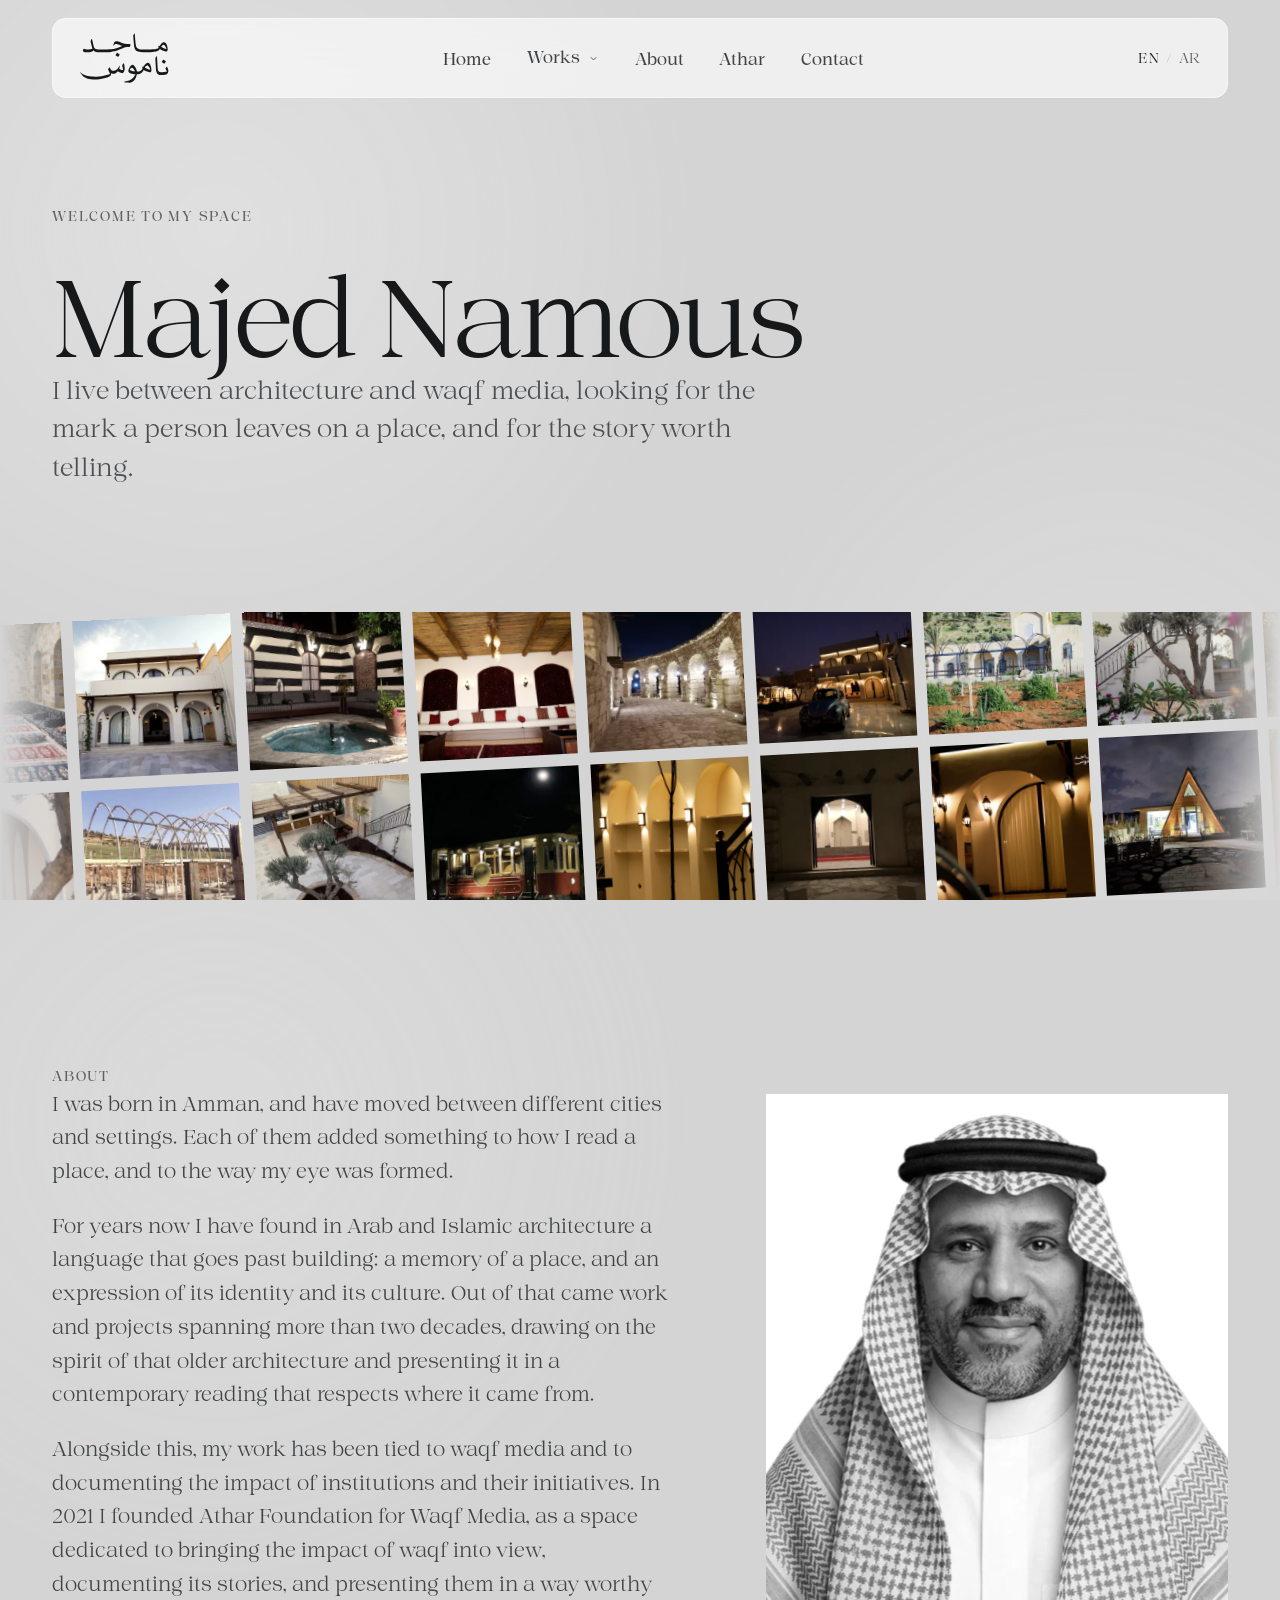
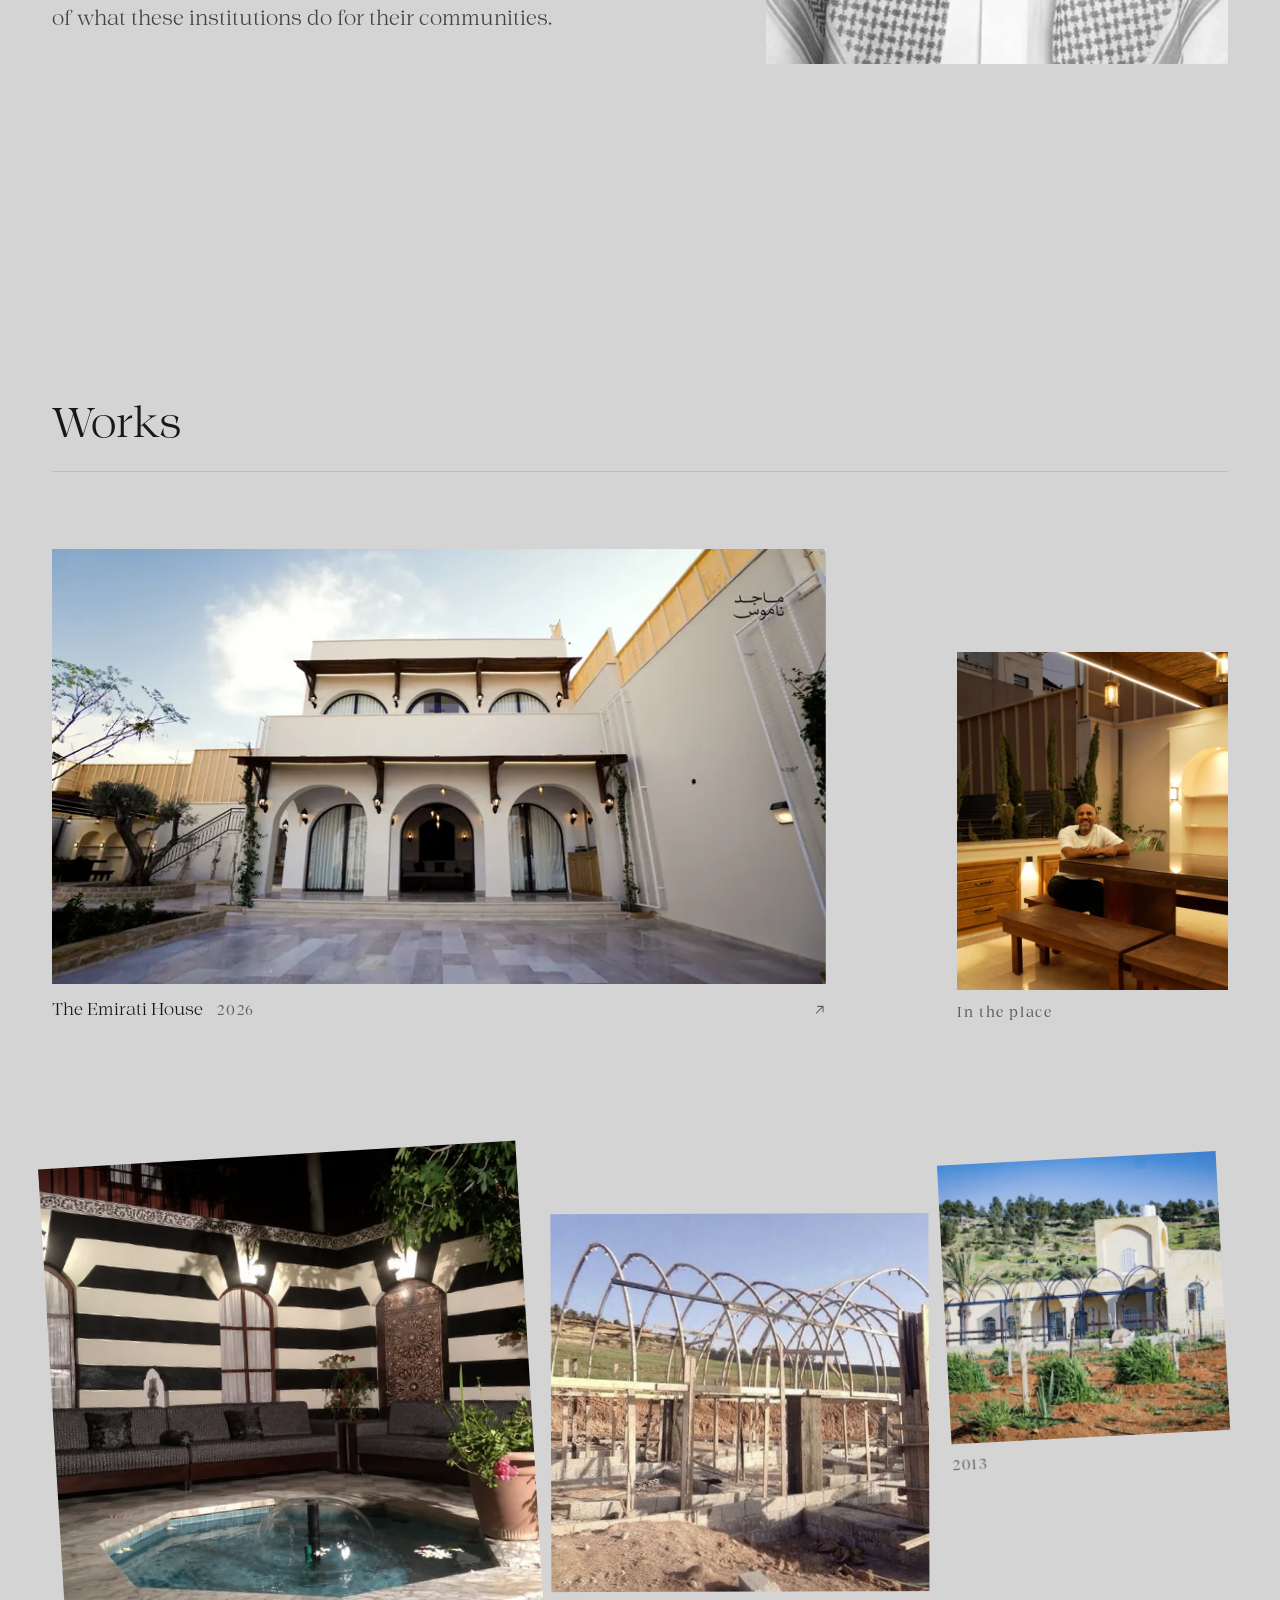
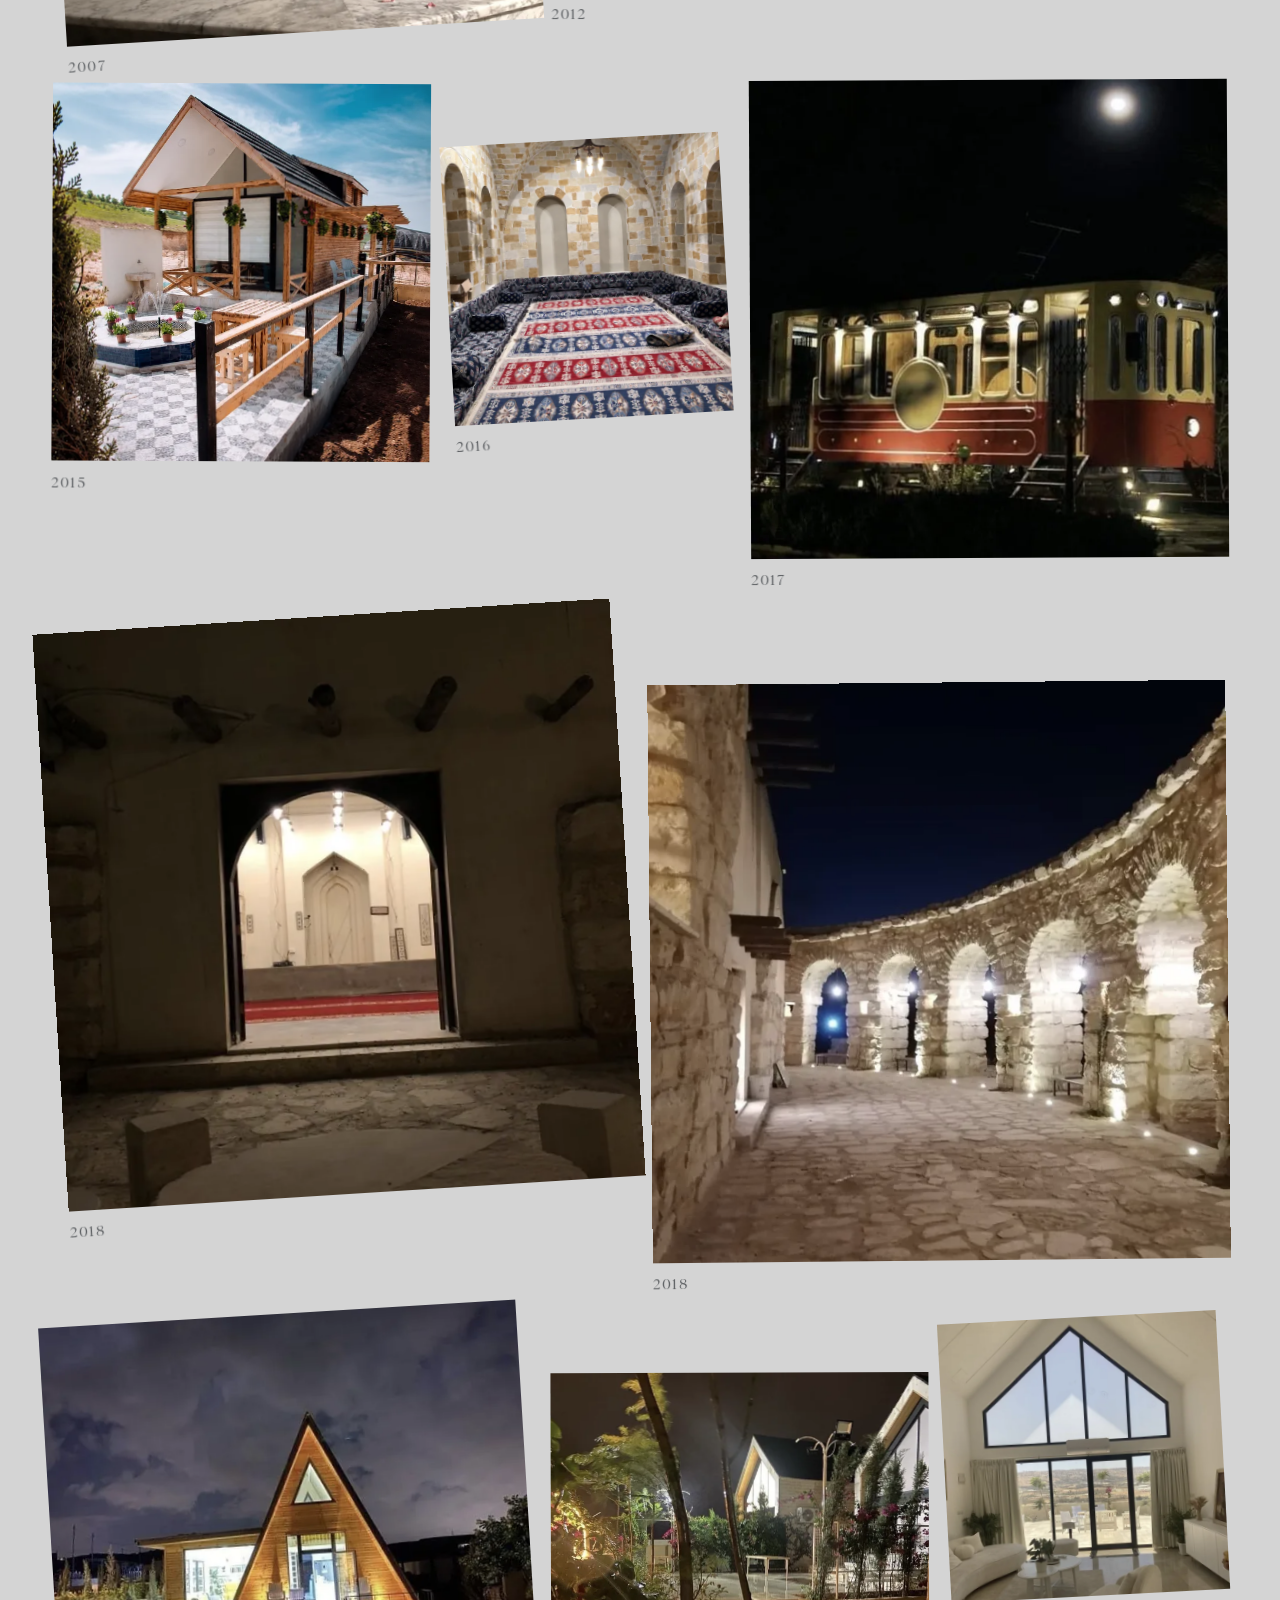
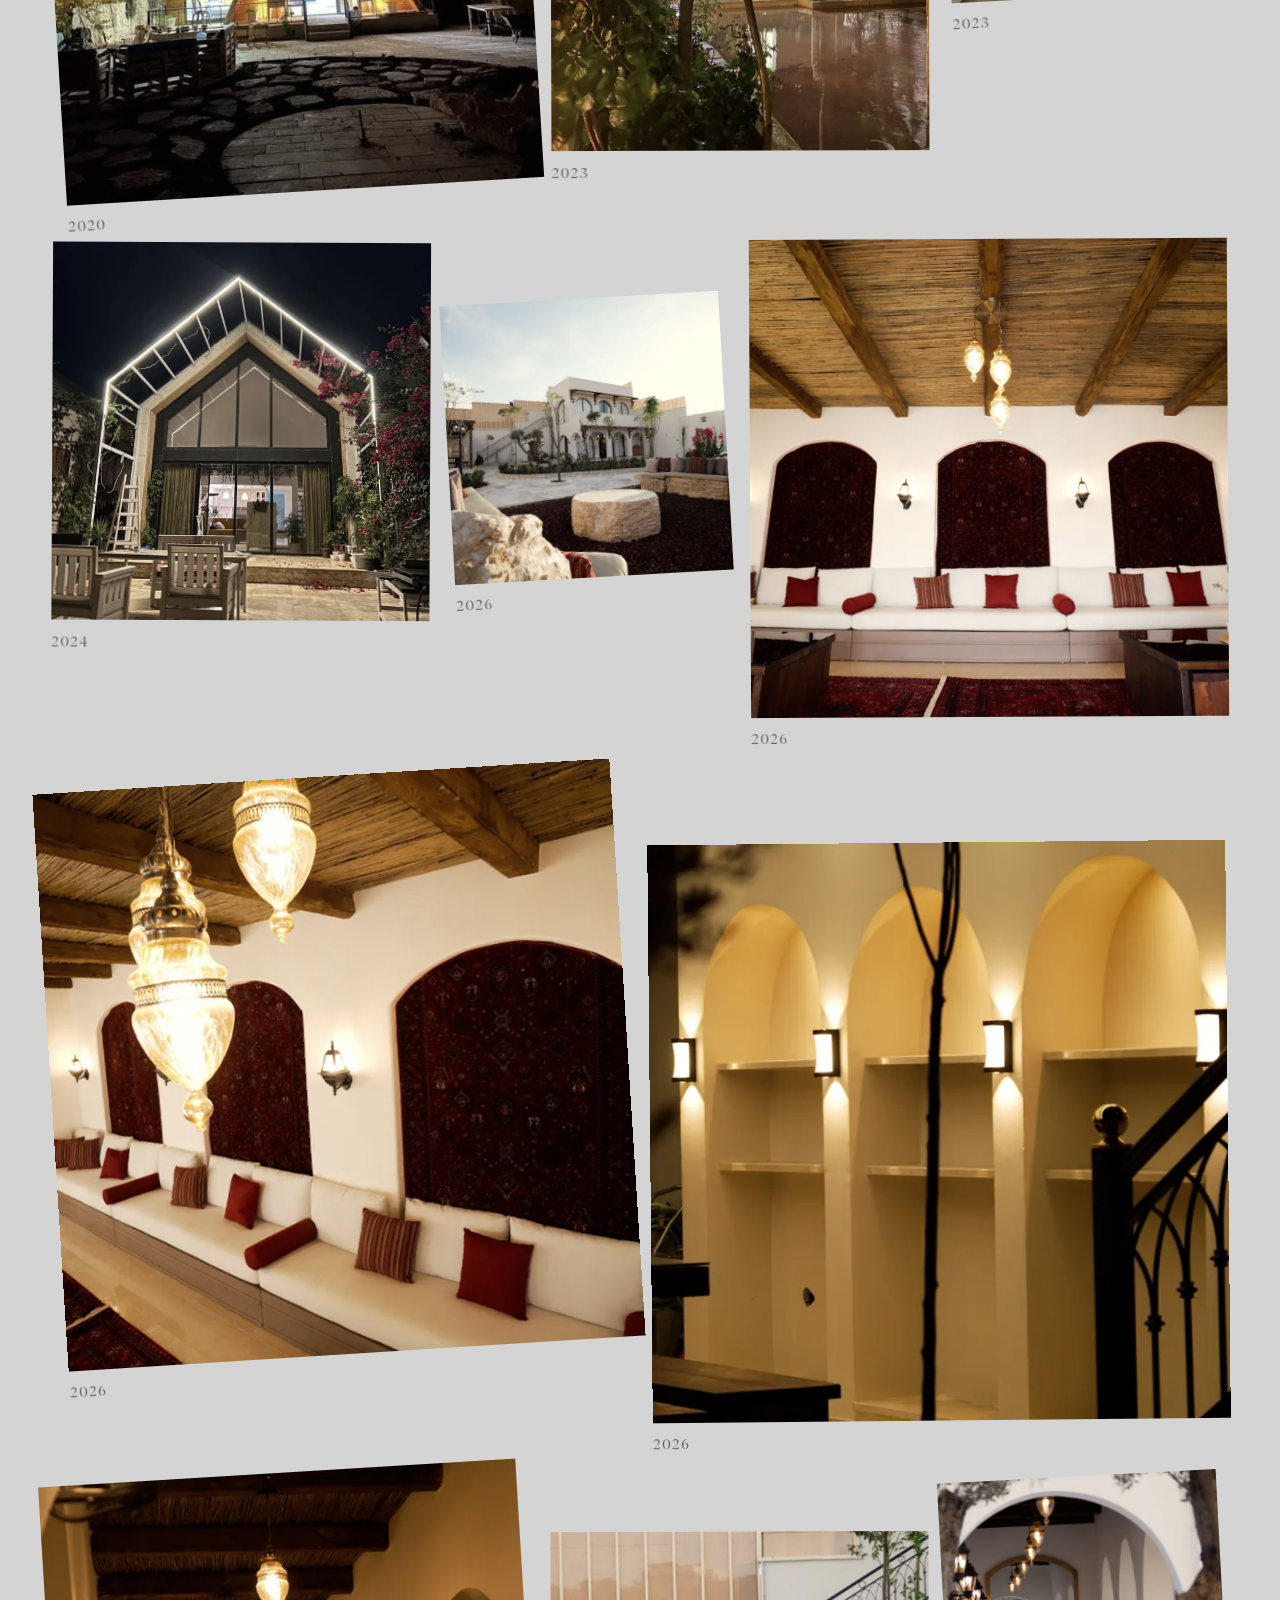
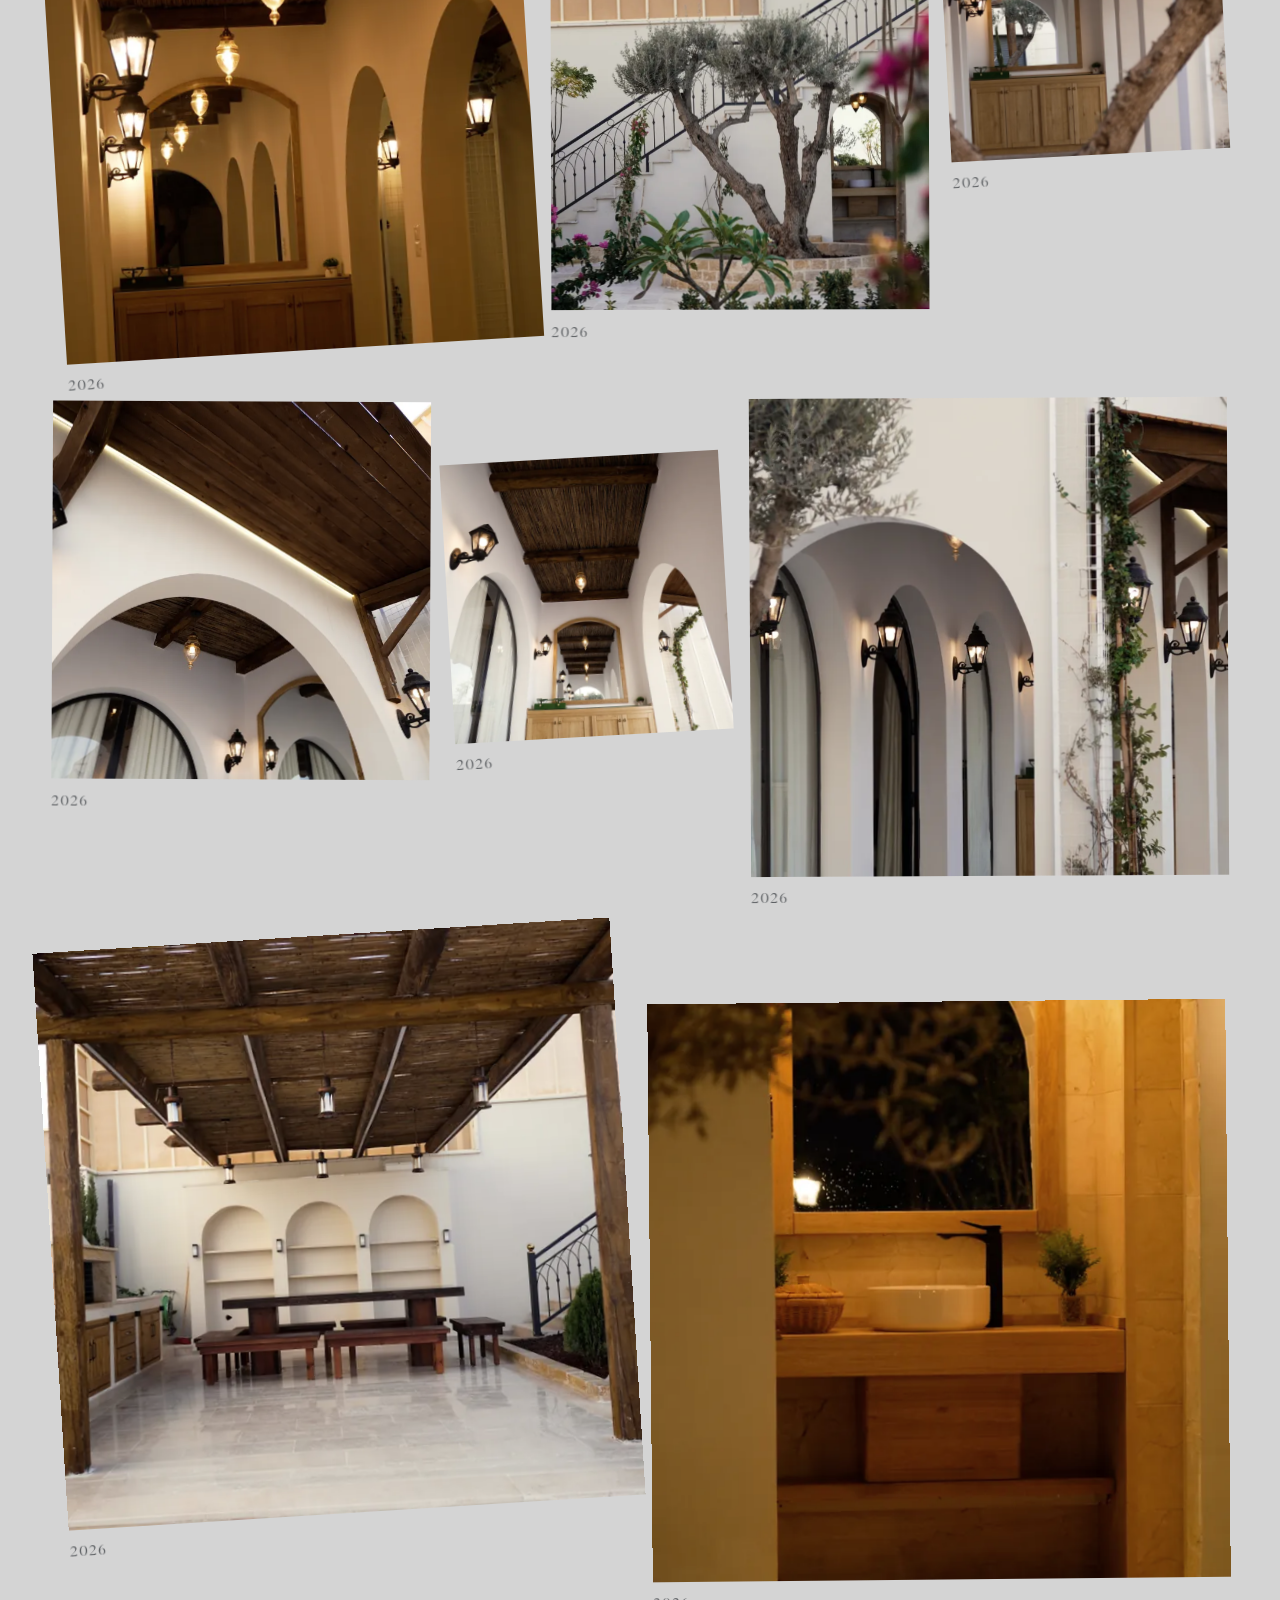
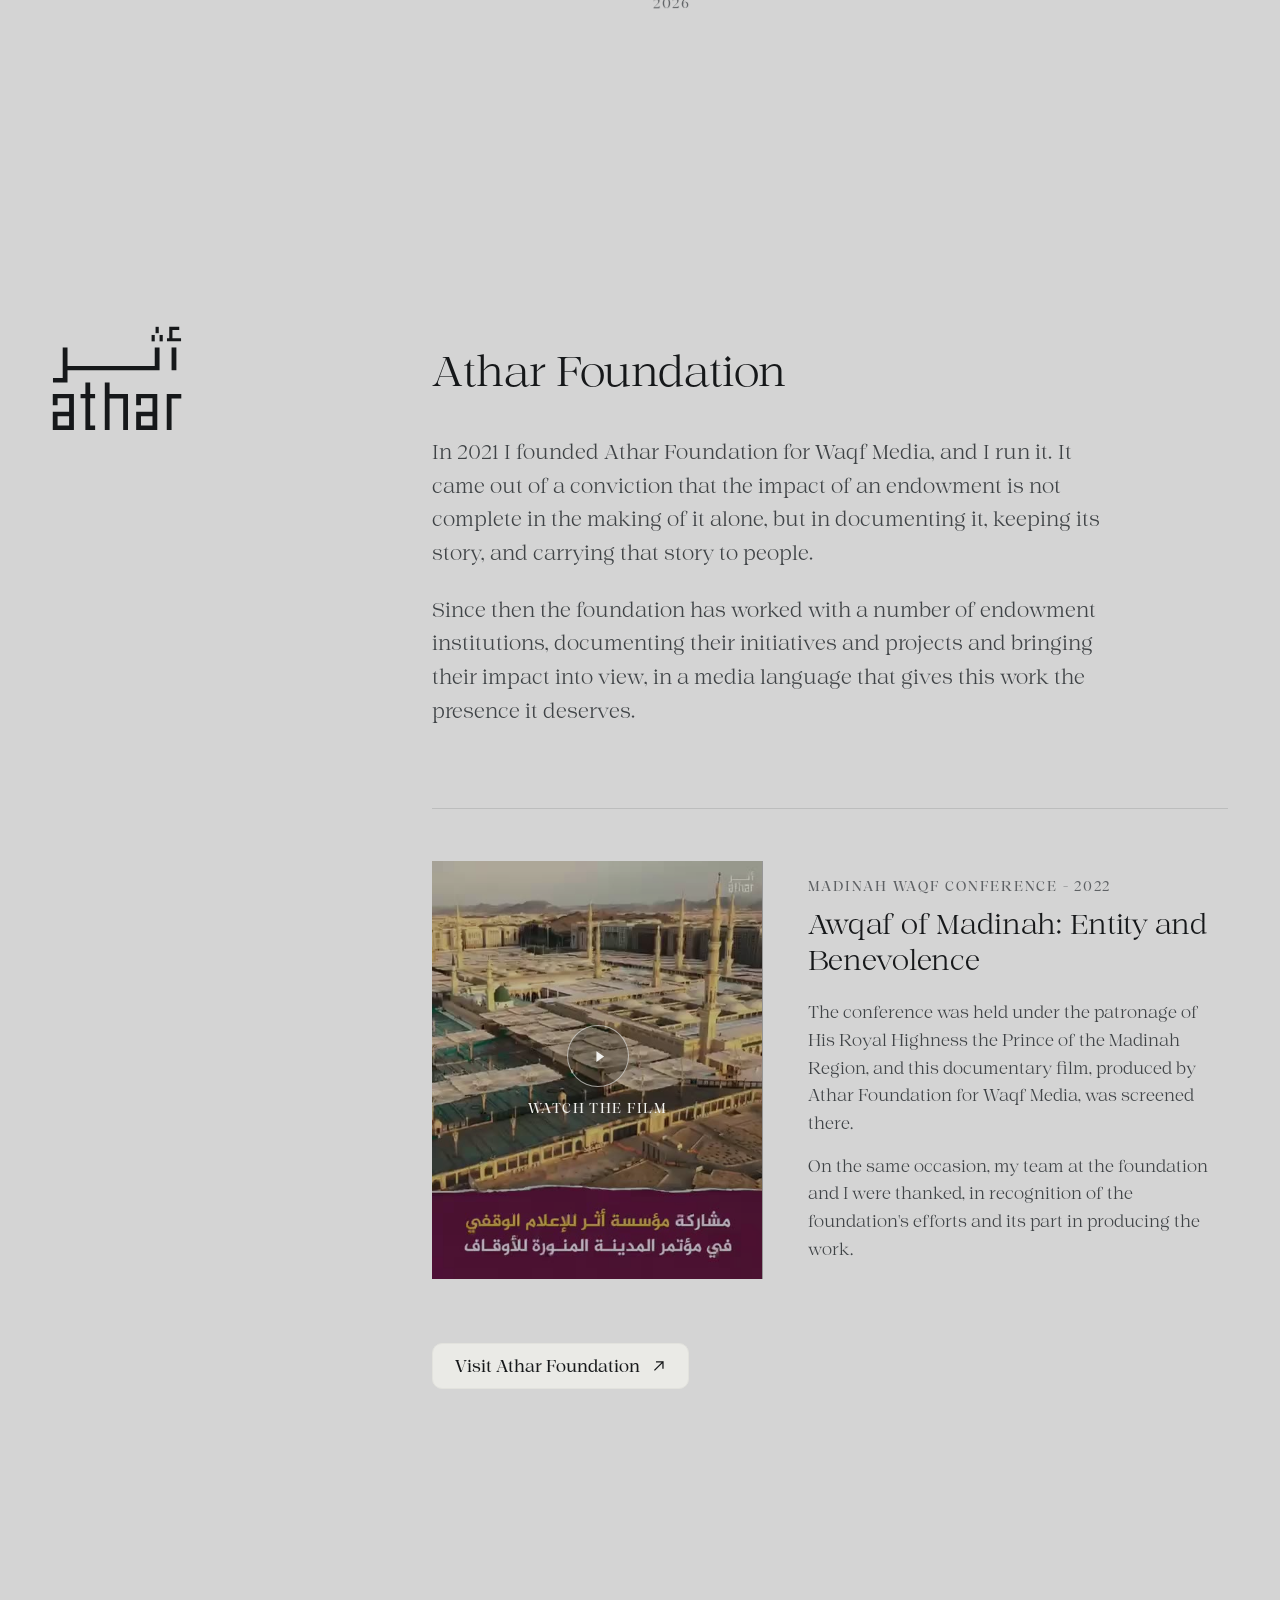
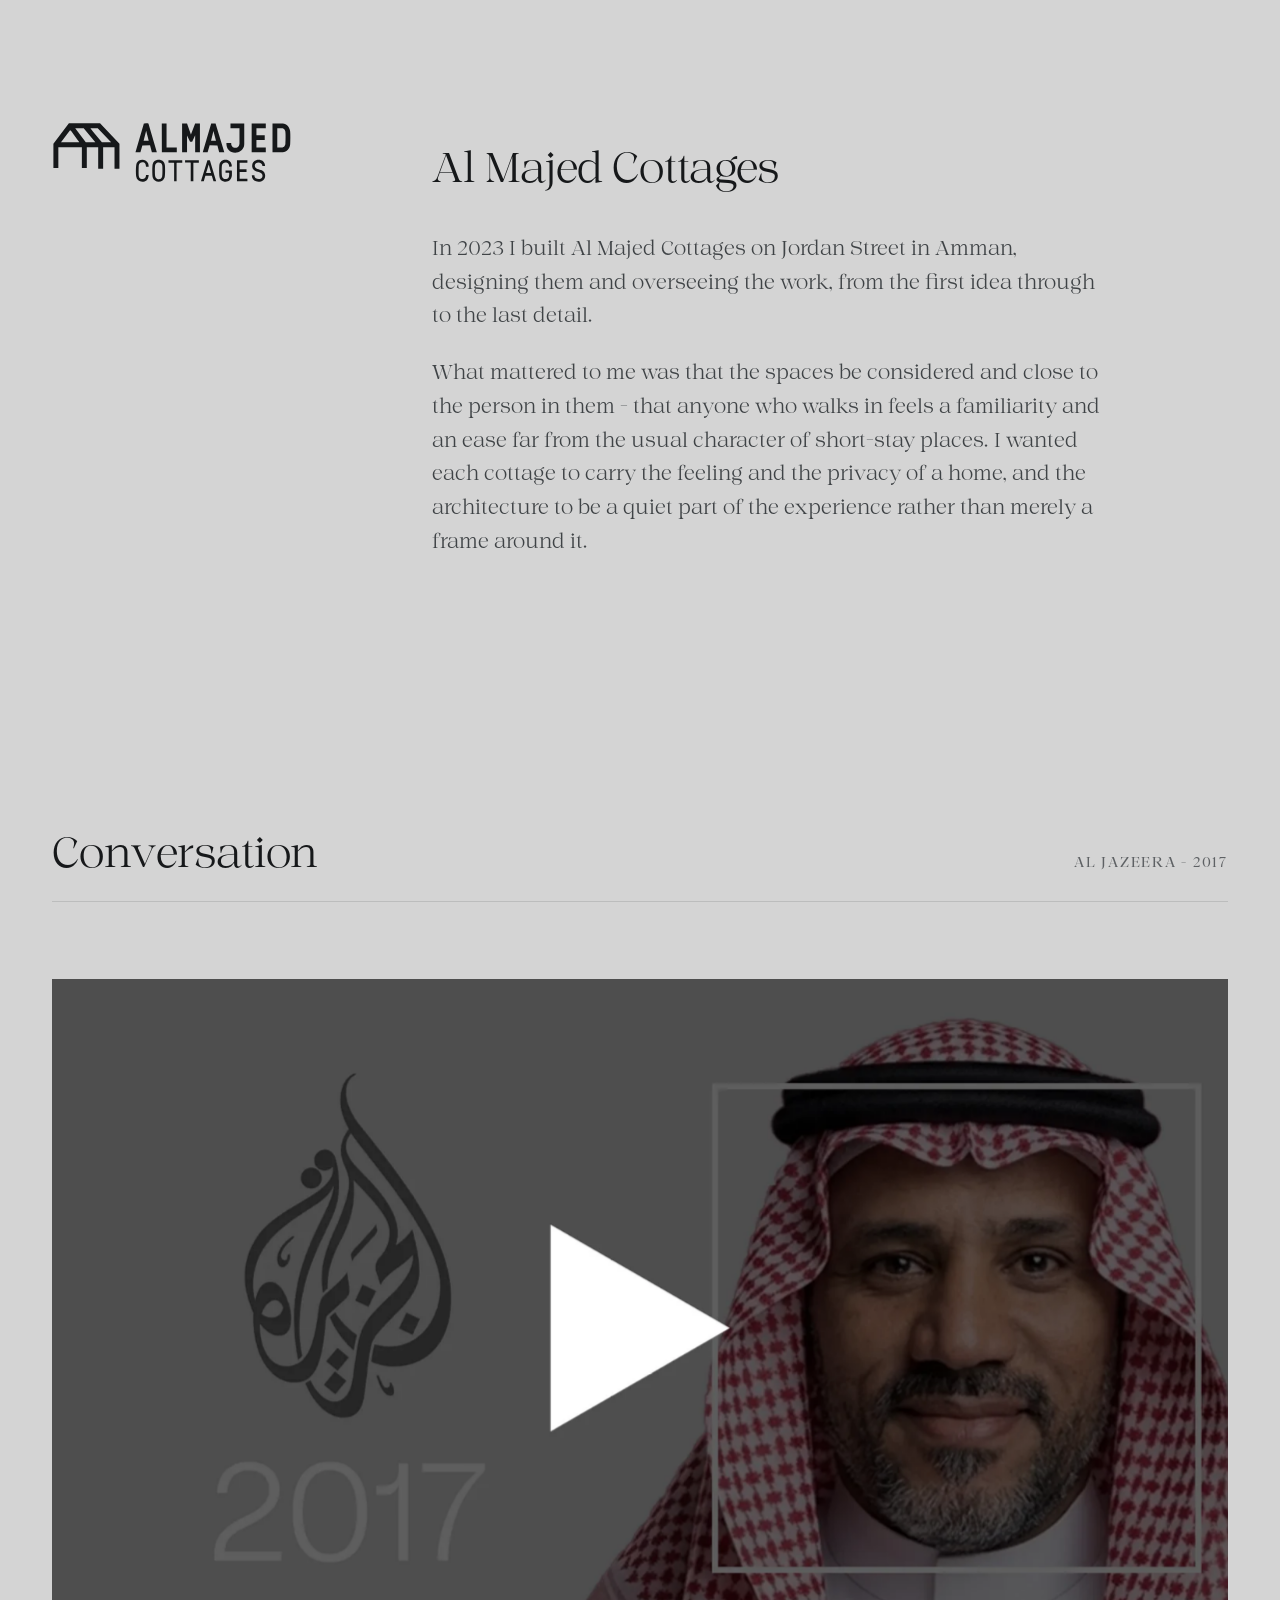
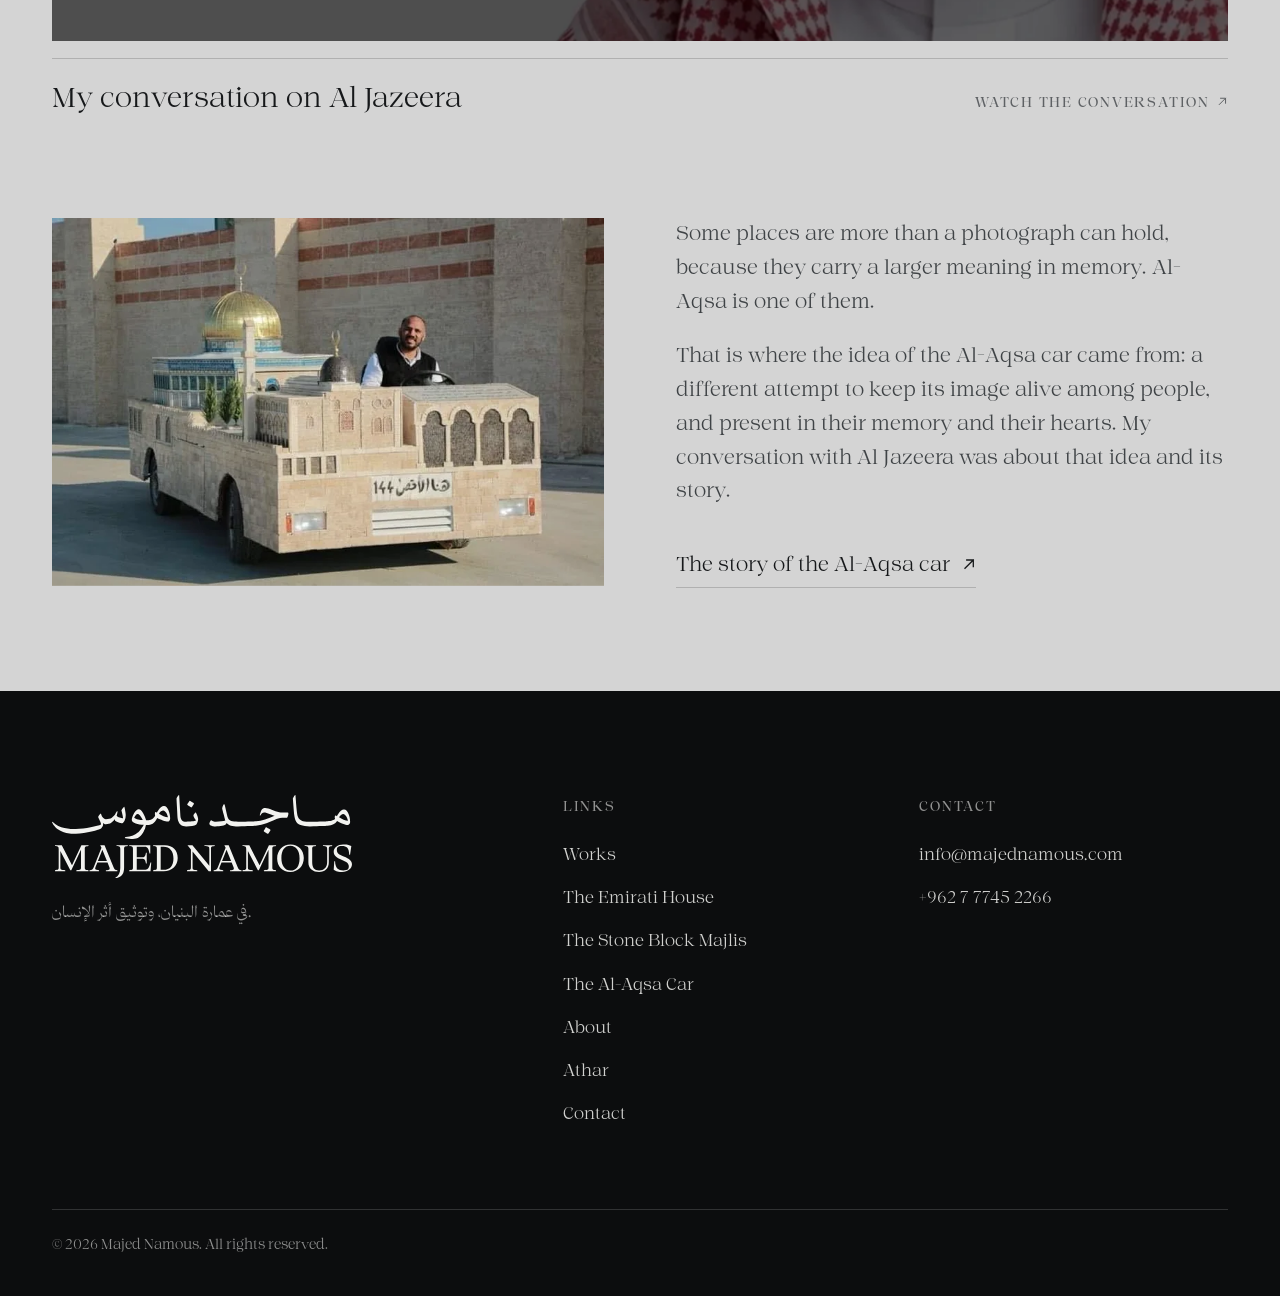
<file: en/index.html>
<!DOCTYPE html>
<html lang="en" dir="ltr" class="no-js">
<head>
  <meta charset="utf-8">
  <meta name="viewport" content="width=device-width, initial-scale=1, viewport-fit=cover">
  <title>Majed Namous ماجد ناموس</title>
  <meta name="description" content="في عمارة البنيان، وتوثيق أثر الإنسان.">
  <link rel="canonical" href="https://majednamous.com/en/">
  <link rel="alternate" hreflang="ar" href="https://majednamous.com/index.html">
  <link rel="alternate" hreflang="en" href="https://majednamous.com/en/index.html">
  <link rel="alternate" hreflang="x-default" href="https://majednamous.com/index.html">
  <meta name="theme-color" content="#d4d4d4">
  <link rel="icon" href="../favicon.ico" sizes="32x32">
  <link rel="icon" href="../assets/img/favicon-512.png" type="image/png" sizes="512x512">
  <link rel="apple-touch-icon" href="../assets/img/apple-touch-icon.png">
  <meta property="og:type" content="website">
  <meta property="og:site_name" content="Majed Namous ماجد ناموس">
  <meta property="og:locale" content="en_US">
  <meta property="og:title" content="Majed Namous ماجد ناموس">
  <meta property="og:description" content="في عمارة البنيان، وتوثيق أثر الإنسان.">
  <meta property="og:url" content="https://majednamous.com/en/">
  <meta property="og:image" content="https://majednamous.com/assets/img/work-2016-1000.jpg">
  <meta name="twitter:card" content="summary_large_image">
  <link rel="preload" as="font" type="font/woff" href="../assets/fonts/thmanyah-light.woff" crossorigin>
  <link rel="preload" as="image" type="image/webp" href="../assets/img/work-2016-400.webp" fetchpriority="high">
  <link rel="stylesheet" href="../assets/css/site.css?v=26466cbd">
</head>
<body>
<a class="skip" href="#main">Skip to content</a>
<header class="nav" data-nav>
  <div class="nav__bar">
    <a class="nav__logo" href="index.html" aria-label="Majed Namous"><svg aria-hidden="true" focusable="false" id="Layer_1" xmlns="http://www.w3.org/2000/svg" version="1.1" viewBox="81 194 1084 611">
  
  <path d="M563.5,453.7c-1.7-1.3-3.4-2.6-5.2-3.8-1.8-1.2-3.5-2.4-5.1-3.5-1.7-1.1-2.6-1.7-3-1.7-1.4-.8-4.3-2.3-8.7-4.6s-7.4-3.5-9.2-3.5-1.5,1.7-3.3,5.1c-1.8,3.5-3.2,6.1-4.3,7.9s-2.7,4.3-4.9,7.6c-2.2,3.2-3.2,5.9-3.2,8.1s2.2,2.9,6.5,5.6c4.4,2.7,7.5,4.8,9.2,6.2,1.8,1.4,4.4,3.1,7.8,4.9s6,2.7,7.8,2.7,3.8-2,6-5.9c2.1-4,3.9-7.1,5.4-9.2.7-1.4,2-3.5,3.8-6.2s2.7-5.1,2.7-7.3-.8-1.1-2.4-2.4h.1Z"/>
  <path d="M698.1,336c0,2.6-.4,5.3-1.1,8.4-.7,3.1-1.5,6.1-2.4,9s-2,5.6-3.2,7.9c-1.3,2.3-2.5,4.1-3.5,5.1h-16.8c-13,0-24.6.8-34.7,2.2s-18.8,4-26,7.6c-13.3,6.1-26,11.8-37.9,17-11.9,5.3-23.9,10-36,14.1s-24.6,7.7-37.4,10.5c-12.9,2.9-26.9,5.3-42,7.1-9,1-23.5,2.1-43.6,3.2-20,1-48.8,1.8-86.4,2.2-21,0-38.3-1.8-52-5.4-13.8-3.6-24.6-9.9-32.5-19l-2.2,5.4c-2.2,3.6-5.9,6.5-11.4,8.9-5.4,2.4-11.7,4.3-18.9,5.7s-15.2,2.6-23.8,3.2c-8.6.8-17.4,1.1-26,1.1s-12.2-.7-19.2-2c-7.1-1.2-12.2-2.8-15.5-4.6-6.1-3.6-9.2-8.1-9.2-13.5s.4-5,1.3-7.3,1.9-4.7,3-7.3c1.4-2.9,2.7-5.3,3.8-7.1s2.7-2.9,4.9-3.2c1.1,0,2.3.5,3.8,1.7,1.4,1,3.5,2.3,5.9,3.5,2.6,1.3,5.8,2.5,9.8,3.5,4,1.1,9,1.6,15.2,1.6,13.7,0,27.1-.8,40.3-2.5,13.2-1.6,22.8-3.5,29-5.6-1.4-4.7-3.2-11.1-5.4-19.3-2.2-8.1-4.3-16.5-6.5-25.2-2.2-8.6-4.4-16.9-6.5-24.9-2.1-7.9-3.8-14.4-4.8-19.5,0-2.5.5-5.7,1.6-9.5s2.5-7.4,4.1-10.8c1.6-3.5,3.2-6.3,4.9-8.6,1.6-2.3,3.2-3.5,4.6-3.5s2.9,1.4,3.2,4.4c3.6,14.8,7.1,30.2,10.6,46,3.4,15.9,6.8,30.1,10,42.7,2.6,9.1,6,16,10.5,20.9,4.5,4.8,10.1,8.4,16.5,10.5s14,3.5,22.5,4.1c8.4.5,18,.8,28.4.8,20.5,0,38.3,0,53-.3,14.8-.1,27.4-.5,37.7-.8,10.3-.3,18.6-.7,24.9-1,6.3-.4,11.1-.7,14.4-1,1,0,2,0,2.9-.2,20.5-1.3,42.4-5.6,65.6-12.8,24.4-7.6,47.9-16.6,70.6-27.1-4.7-1.4-10.3-3.5-16.8-5.9-6.5-2.6-13.4-5.2-20.6-7.9s-14.3-5-21.4-7c-7.1-2-13.2-3-18.7-3s-11.6,1.8-15.2,5.4-7.2,8.1-10.8,13.5c-.8.8-1.3,1.4-1.7,2.2-.3.8-1,1-2.1,1s-1.7-.9-1.7-2.7v-2.2c0-.3.1-.7.5-1,1.8-7.6,3.7-14.4,5.7-20.6,2-6.1,4.4-11.4,7.3-15.6,2.9-4.4,6.4-7.7,10.5-10.1,4.2-2.3,9.5-3.5,16-3.5s13.8,1.4,21.9,4.1c8.1,2.7,16.7,5.9,25.7,9.5s18.3,7.1,27.7,10.5c9.3,3.5,18.6,5.7,27.6,6.8,6.1.8,12.8,1.3,20,1.6,7.2.3,13.4.5,18.4.5s9,0,14.1-.3c5-.1,8.3-.2,9.8-.2,3.6,0,5.4,2.9,5.4,8.6h.3Z"/>
  <path d="M1150,369c-2-10.6-4.9-20.6-8.7-29.9s-8.5-17.1-14.1-23.5c-5.6-6.2-12-9.4-19.3-9.4s-9.8,1.3-14.4,3.8c-4.5,2.5-8.7,5.6-12.7,9.4s-7.7,8-11.1,12.6c-3.5,4.7-6.5,9-8.9,12.9l-5.9,9.7c-2.9-2.9-5.8-4.3-8.7-4.3s-3.4,1-4.8,3.2c-1.5,2.1-2.2,5.3-2.2,9.6s.9,8.3,2.7,12.9c-3.2,2.5-7.2,4.7-12,6.7-4.7,2-9.5,3.7-14.6,5.2-5,1.4-10.1,2.5-15.2,3.2-3.5.5-6.7.8-9.6,1-1.3.1-2.6.1-3.9.1-3.2.4-8,.7-14.3,1-6.3.4-14.7.8-25,1-10.2.4-22.8.7-37.6.8-14.8.2-32.5.3-53.1.3s-16.8,0-25.7-.3c-8.8-.1-17.4-1.4-25.7-3.8-8.3-2.3-15.9-6.2-22.7-11.7-6.8-5.4-12.1-13.5-15.7-24.4-1.4-4.4-2.7-9.9-3.8-16.8-1.1-6.8-2.1-14.3-3-22.2-.9-8-1.7-15.8-2.4-23.6-.8-7.8-1.3-14.3-1.7-19.7-.7-9.8-1.4-19.2-2.2-28.2-.7-9-1.3-16.9-1.9-23.5s-1-12.1-1.3-16.2c-.4-4.1-.7-6.2-1-6.2-1.8,0-3.7,1.4-5.7,4.1-2,2.7-3.8,5.7-5.6,8.9-2.2,4-4.5,8.4-7.1,13,2.9,37.2,5.3,69,7.3,95.3s5.7,47.5,11.1,63.3c6.8,18.4,19.6,30.8,38.1,37.2,18.7,6.3,41.7,9.5,69,9.5,37.6-.4,66.3-1.1,86.4-2.2,20-1.1,34.5-2.2,43.5-3.2,17.4-1.4,31.6-4.9,42.8-10.3,11.2-5.4,20.4-13.4,27.6-23.8,5.8,3.6,12.4,7.2,19.8,10.8s14.7,6.8,22,9.5c7.2,2.7,14.1,4.9,20.5,6.5,6.5,1.6,12,2.5,16.2,2.5s7.9-2.2,11.7-6.5c3.8-4.3,5.7-9.7,5.7-16.2s-1-17.7-3-28.3h0l.2.2ZM1104.5,380.3c-12.1-5-23.2-10.6-33.2-16.8,3.9-7.2,8.7-13.2,14.3-17.9,5.6-4.7,10.9-7,16-7s8.3,1.6,11.9,4.9c3.6,3.2,7,7.4,10,12.4,3.1,5.1,5.8,10.5,8.1,16.2,2.3,5.8,4.1,11.4,5.2,16.8-9.4-.7-20.2-3.5-32.3-8.6h0Z"/>
  <path d="M627.7,626.1c0,14.4-2.7,27.3-8.1,38.4-5.4,11.2-11.4,17.9-17.9,20.1-2.2,0-6.2-.6-12.2-1.9-5.9-1.3-12-3-18.1-5.2s-11.6-4.7-16.2-7.6c-4.7-2.9-7.1-5.9-7.1-9.2s.2-1.8.6-3.2c.3-1.4.5-2.6.5-3.2-8.3,11.2-17.8,20.3-28.4,27.3-10.7,7.1-23.8,10.6-39.3,10.6s-5.2-.8-10-2.2c-4.9-1.4-8.4-4.1-10.6-8.1.4,1.4.5,2.8.3,4.1s0,2.6.2,4.1c0,7.2-1.5,13.6-4.6,19.2-3.1,5.6-6.5,10.2-10.5,13.8-3.2,2.6-11.3,5.9-24.1,10.3-12.8,4.3-28.1,8.7-46,13-17.8,4.3-37.1,8.1-57.6,11.4-20.6,3.2-40.1,4.9-58.5,4.9s-29.3-.9-45.7-2.7c-16.5-1.8-32.5-5.6-48.2-11.1-15.7-5.6-30.5-13.5-44.4-23.8-13.8-10.3-25.1-23.9-33.8-40.8-1.8-3.3-2.7-6.2-2.7-8.7s.4-1.6,1.1-1.6c1.4,0,3.6,1.4,6.5,4.3,10.8,11.2,23.5,20.2,38.2,26.8,14.6,6.7,29.7,11.7,45.2,15.1,15.5,3.5,30.8,5.6,45.7,6.5,15,.9,27.9,1.3,38.7,1.3,16.6,0,34.5-1.2,53.6-3.5,19.1-2.4,37.5-5.4,55-9s33.2-7.4,47.1-11.2,23.9-7.2,30.1-10.1c-.8-5.4-2.9-12.6-6.5-21.3s-7.9-18-12.9-27.8c-1.1-2.2-1.6-3.9-1.6-5.4,0-3.9,2.2-8.7,6.5-14.1,1.5-1.8,3.6-4.2,6.5-7.3s5-4.6,6.5-4.6c1.4,3.2,2.7,6.2,3.8,8.9,1,2.7,2,5.6,2.7,8.4,3.9,7.2,8.6,13.2,14.1,18.1s11,7.3,16.8,7.3c9.4,0,17.6-1.1,24.7-3.5,7-2.3,13.2-5.3,18.6-8.9,5.4-3.6,10-7.5,13.8-11.9,3.8-4.3,7.1-8.4,10-12.3.4-.4,1.3-2,2.7-4.9s3-5.7,4.9-8.6c1.8-2.9,3.4-5.6,4.8-8.1,1.4-2.5,2.4-3.8,2.7-3.8,1.8,0,2.7,2.3,2.7,7s-.2,2.2-.5,4.4c-.4,1.8-1,4.7-1.9,8.6-.9,4-2.3,9-4.1,15.1,1.4,2.5,4.2,4.8,8.4,7,4.1,2.1,8.6,4.1,13.2,5.9,4.7,1.8,9.4,3.2,14.1,4.4,4.7,1,8.7,1.8,12,2.1-.4-3.2-1-7.4-2-12.3-.9-5-2-10.2-3.2-15.6-1.3-5.3-2.5-10.8-3.8-16.2-1.3-5.3-2.5-9.8-3.5-13.5,0-1,.9-2.9,2.7-5.6,1.8-2.6,3.8-5.6,5.9-8.6,2.2-3.1,4.1-5.8,5.9-8.1s3.1-3.7,3.8-4c.3,0,.6,0,.8-.3.2-.2.5-.3.8-.3,1.5,0,2.7,2,3.8,6,.7,3.2,1.5,7.5,2.4,12.9s1.8,10.8,2.7,16.2,1.7,10.6,2.2,15.5c.5,4.8.8,8.6.8,11.1h-.1Z"/>
  <path d="M951.8,621.5c-2-10.6-4.9-20.7-8.7-30.1-3.8-9.3-8.5-17.2-14.1-23.5s-12-9.5-19.3-9.5-9.8,1.3-14.4,3.8c-4.5,2.5-8.7,5.6-12.7,9.5-4,3.8-7.7,8-11.1,12.7-3.4,4.7-6.4,9-8.9,13l-6,9.7c-1.4-1-2.8-2-4.1-2.9s-2.6-1.3-4.1-1.3c-4,0-5.9,4-5.9,11.9s.5,8.7,1.7,15.2c-4,8.3-10.2,15.9-18.4,22.7-8.3,6.8-18.4,10.3-30.3,10.3s-.4,0-.6,0h-17.3c-2.5-9-5.8-18.3-9.7-27.9-4-9.5-8.3-18.2-13-26s-9.7-14.1-14.9-19c-5.3-4.8-10.4-7.3-15.4-7.3s-13.5,3-19.8,9-12,13.1-16.8,21.4c-4.9,8.3-8.8,16.8-11.7,25.2-2.9,8.5-4.4,15.4-4.4,20.8s2.7,12.7,8.1,17.4c5.4,4.7,12.4,8.5,20.8,11.4,8.5,2.9,18,5,28.4,6.2,10.5,1.3,20.8,2.1,30.9,2.4-2.2,4.7-5,9.8-8.4,15.2-3.5,5.4-7.2,10.8-11.4,16.2s-8.6,10.5-13.2,15.4c-4.7,4.9-9.2,9-13.5,12.2-6.5,5.4-12.6,9.5-18.2,12.2-5.6,2.7-10.4,5-14.3,6.8-8.3,2.9-17,5.3-26,7.3s-18,3.4-27.1,4.1c-4.7.8-7.1,2.6-7.1,5.4s1.3,2.7,3.8,3.8c9,2.1,18.4,3.7,28.1,4.6,9.8.9,19,1.3,27.6,1.3s15.1-1.1,23.6-3.2c8.4-2.2,16.1-5.8,23-10.8,12.6-9.4,23.2-22.3,31.9-38.5s14.4-33.2,17.4-50.8h18.9c7.6,0,14.6-1.6,21.1-4.7,6.5-3,12.4-7,17.8-11.9,5.4-4.9,10.2-10.4,14.4-16.5,4.1-6.1,7.7-12.4,10.5-19,5.8,3.7,12.3,7.1,19.6,10.3s14.5,6.2,21.9,8.7c7.4,2.6,14.3,4.6,20.6,6s11.7,2.1,16,2.1,7.9-2.1,11.7-6.5,5.7-9.8,5.7-16.2-1-17.8-3-28.4h0l.3-.2ZM736.5,661.1c-6.2-.6-12.1-1.6-17.9-3-5.7-1.4-11.1-3.3-16.2-5.7-5-2.3-9.2-5.5-12.4-9.5,2.9-5.4,6.5-11,11.1-16.8,4.5-5.7,9.3-8.7,14.4-8.7s12,4.1,18.7,12.5c6.6,8.3,13,19,19.2,31.9-5,0-10.6-.2-16.8-.8h0ZM906.1,632.8c-12.3-5.3-23.5-11.1-33.6-17.2,4-7.3,9-13.2,14.9-17.8,5.9-4.5,11.4-6.8,16.5-6.8s7.8,1.7,11.7,5c3.8,3.2,7.2,7.5,10.2,12.6,3.1,5.1,5.7,10.7,7.9,16.7s3.8,11.6,4.9,16.7c-9.4-.8-20.2-3.8-32.5-9h0v-.2Z"/>
  <path d="M1161.1,655.4c0,3.2-.5,7.1-1.7,11.4-1.1,4.4-2.4,8.6-4.1,12.7-1.6,4.2-3.3,7.8-5.1,10.8-1.8,3.1-3.5,5-4.9,5.7-5.8,3.6-15.3,6.6-28.4,9s-27.4,3.5-42.5,3.5-.6,0-.9,0h-1.3c-7.2,0-14.5-.8-22-2.5-7.4-1.6-14.1-5.3-20-11.1s-10.9-13.9-14.9-24.4-6.3-24.8-7.1-42.8c-.7-17.4-1.7-36.9-2.9-58.7-1.3-21.9-2.5-43.8-3.5-65.8,2.2-4.4,4.4-8.5,6.5-12.5,1.8-3.2,3.8-6.2,5.7-9s3.8-4.1,5.7-4.1,1.1.5,1.3,1.4c.2,1,.5,3,.8,6.2l8.7,146.2c.7,13,4.2,23.3,10.5,30.9,6.3,7.5,16.7,11.4,31.1,11.4s.4,0,.7,0h1.5c6.1,0,12.8-.3,20-.8s14.1-1.3,20.8-2.2c6.7-.9,12.8-1.8,18.2-2.7,5.4-.9,9.2-1.9,11.4-2.9-.8-2.2-2.1-4.8-4.1-7.9-2-3-4.1-6.3-6.2-9.7-2.2-3.5-4.1-6.8-5.7-10.3s-2.4-6.2-2.4-8.4c0-4,2.1-8.3,6.2-13s7.7-8.4,10.5-11.4c5.8,10.5,10.2,20.3,13.3,29.6,3,9.2,4.6,16.3,4.6,21.4h.2Z"/>
  <path d="M1127.8,537.1c-1.7-1.3-3.3-2.6-5.1-3.8-1.9-1.2-3.5-2.4-5.2-3.5-1.6-1.1-2.6-1.7-2.9-1.7-1.5-.8-4-2.3-7.6-4.6s-6.3-3.5-8.1-3.5-1.8,1.7-4.4,5.1c-2.5,3.5-4.3,6.1-5.4,7.9-1.1,1.8-2.7,4.3-4.9,7.6-2.1,3.2-3.2,5.9-3.2,8.1s2.2,2.9,6.5,5.6c4.3,2.7,7.4,4.8,9.2,6.2s4.4,3.1,7.8,4.9c3.5,1.8,6.1,2.7,7.9,2.7s3.8-2,5.9-5.9c2.2-4,4-7.1,5.4-9.2.8-1.4,2-3.5,3.8-6.2s2.7-5.1,2.7-7.3-.8-1.1-2.4-2.4h0Z"/>
</svg></a>
    <nav class="nav__links" aria-label="Primary">
      <ul>
        <li><a class="nav__link" href="#top">Home</a></li>
        <li class="nav__item--sub" data-sub><a class="nav__link" href="#works">Works</a><button class="nav__caret" type="button" data-sub-toggle aria-expanded="false" aria-controls="nav-sub" aria-label="Selected projects"><svg viewBox="0 0 10 10" fill="none" aria-hidden="true" focusable="false"><path d="M2 3.6 5 6.6 8 3.6" stroke="currentColor" stroke-width="1.1"/></svg></button><ul class="nav__sub" id="nav-sub"><li><a href="emirati.html">The Emirati House</a></li><li><a href="monolith.html">The Stone Block Majlis</a></li><li><a href="aqsa.html">The Al-Aqsa Car</a></li></ul></li>
        <li><a class="nav__link" href="#about">About</a></li>
        <li><a class="nav__link" href="#athar">Athar</a></li>
        <li><a class="nav__link" href="contact.html">Contact</a></li>
      </ul>
    </nav>
    <div class="nav__end">
      <div class="lang"><span aria-current="true">EN</span><span class="lang__sep" aria-hidden="true">/</span><a href="../index.html" lang="ar" hreflang="ar">AR</a></div>
      <button class="nav__toggle" type="button" data-nav-toggle
              aria-expanded="false" aria-controls="nav-menu" aria-label="Open menu">
        <span></span><span></span>
      </button>
    </div>
  </div>
  <div class="nav__menu" id="nav-menu" data-nav-menu aria-hidden="true">
    <div class="nav__menu-inner">
      <ul>
        <li><a class="" href="#top">Home</a></li>
        <li><a href="#works">Works</a><ul class="nav__menu-sub"><li><a href="emirati.html">The Emirati House</a></li><li><a href="monolith.html">The Stone Block Majlis</a></li><li><a href="aqsa.html">The Al-Aqsa Car</a></li></ul></li>
        <li><a class="" href="#about">About</a></li>
        <li><a class="" href="#athar">Athar</a></li>
        <li><a class="" href="contact.html">Contact</a></li>
      </ul>
    </div>
  </div>
</header>

<main id="main">

  <!-- Hero -->
  <section class="hero ambient" id="top" data-hero>
    <div class="hero__content">
      <div class="wrap">
        <p class="meta hero__eyebrow">Welcome to my space</p>
        <h1 class="hero__name"><span class="w">Majed</span> <span class="w">Namous</span></h1>
        <p class="lead">I live between architecture and waqf media, looking for the mark a person leaves on a place, and for the story worth telling.</p>
      </div>
    </div>
    <div class="hero__strip">
      <div class="hero__field" aria-hidden="true"><div class="hero__row hero__row--a"><span class="hero__tile"><img src="../assets/img/work-2016-400.webp" alt="" loading="eager" decoding="async" width="400" height="400"></span><span class="hero__tile"><img src="../assets/img/hero-2026-d-400.webp" alt="" loading="eager" decoding="async" width="400" height="400"></span><span class="hero__tile"><img src="../assets/img/work-2007-400.webp" alt="" loading="eager" decoding="async" width="400" height="400"></span><span class="hero__tile"><img src="../assets/img/work-2026-b-400.webp" alt="" loading="eager" decoding="async" width="400" height="400"></span><span class="hero__tile"><img src="../assets/img/work-2018-400.webp" alt="" loading="eager" decoding="async" width="400" height="400"></span><span class="hero__tile"><img src="../assets/img/hero-2026-a-400.webp" alt="" loading="eager" decoding="async" width="400" height="400"></span><span class="hero__tile"><img src="../assets/img/work-2013-400.webp" alt="" loading="eager" decoding="async" width="400" height="400"></span><span class="hero__tile"><img src="../assets/img/work-2026-f-400.webp" alt="" loading="eager" decoding="async" width="400" height="400"></span><span class="hero__tile"><img src="../assets/img/work-2023-400.webp" alt="" loading="eager" decoding="async" width="400" height="400"></span><span class="hero__tile"><img src="../assets/img/work-2026-j-400.webp" alt="" loading="eager" decoding="async" width="400" height="400"></span><span class="hero__tile"><img src="../assets/img/work-2015-400.webp" alt="" loading="eager" decoding="async" width="400" height="400"></span><span class="hero__tile"><img src="../assets/img/work-2026-k-400.webp" alt="" loading="eager" decoding="async" width="400" height="400"></span><span class="hero__tile"><img src="../assets/img/work-2016-400.webp" alt="" loading="eager" decoding="async" width="400" height="400"></span><span class="hero__tile"><img src="../assets/img/hero-2026-d-400.webp" alt="" loading="eager" decoding="async" width="400" height="400"></span><span class="hero__tile"><img src="../assets/img/work-2007-400.webp" alt="" loading="eager" decoding="async" width="400" height="400"></span><span class="hero__tile"><img src="../assets/img/work-2026-b-400.webp" alt="" loading="eager" decoding="async" width="400" height="400"></span><span class="hero__tile"><img src="../assets/img/work-2018-400.webp" alt="" loading="eager" decoding="async" width="400" height="400"></span><span class="hero__tile"><img src="../assets/img/hero-2026-a-400.webp" alt="" loading="eager" decoding="async" width="400" height="400"></span><span class="hero__tile"><img src="../assets/img/work-2013-400.webp" alt="" loading="eager" decoding="async" width="400" height="400"></span><span class="hero__tile"><img src="../assets/img/work-2026-f-400.webp" alt="" loading="eager" decoding="async" width="400" height="400"></span><span class="hero__tile"><img src="../assets/img/work-2023-400.webp" alt="" loading="eager" decoding="async" width="400" height="400"></span><span class="hero__tile"><img src="../assets/img/work-2026-j-400.webp" alt="" loading="eager" decoding="async" width="400" height="400"></span><span class="hero__tile"><img src="../assets/img/work-2015-400.webp" alt="" loading="eager" decoding="async" width="400" height="400"></span><span class="hero__tile"><img src="../assets/img/work-2026-k-400.webp" alt="" loading="eager" decoding="async" width="400" height="400"></span><span class="hero__tile"><img src="../assets/img/work-2016-400.webp" alt="" loading="eager" decoding="async" width="400" height="400"></span><span class="hero__tile"><img src="../assets/img/hero-2026-d-400.webp" alt="" loading="eager" decoding="async" width="400" height="400"></span><span class="hero__tile"><img src="../assets/img/work-2007-400.webp" alt="" loading="eager" decoding="async" width="400" height="400"></span><span class="hero__tile"><img src="../assets/img/work-2026-b-400.webp" alt="" loading="eager" decoding="async" width="400" height="400"></span><span class="hero__tile"><img src="../assets/img/work-2018-400.webp" alt="" loading="eager" decoding="async" width="400" height="400"></span><span class="hero__tile"><img src="../assets/img/hero-2026-a-400.webp" alt="" loading="eager" decoding="async" width="400" height="400"></span><span class="hero__tile"><img src="../assets/img/work-2013-400.webp" alt="" loading="eager" decoding="async" width="400" height="400"></span><span class="hero__tile"><img src="../assets/img/work-2026-f-400.webp" alt="" loading="eager" decoding="async" width="400" height="400"></span><span class="hero__tile"><img src="../assets/img/work-2023-400.webp" alt="" loading="eager" decoding="async" width="400" height="400"></span><span class="hero__tile"><img src="../assets/img/work-2026-j-400.webp" alt="" loading="eager" decoding="async" width="400" height="400"></span><span class="hero__tile"><img src="../assets/img/work-2015-400.webp" alt="" loading="eager" decoding="async" width="400" height="400"></span><span class="hero__tile"><img src="../assets/img/work-2026-k-400.webp" alt="" loading="eager" decoding="async" width="400" height="400"></span><span class="hero__tile"><img src="../assets/img/work-2016-400.webp" alt="" loading="eager" decoding="async" width="400" height="400"></span><span class="hero__tile"><img src="../assets/img/hero-2026-d-400.webp" alt="" loading="eager" decoding="async" width="400" height="400"></span><span class="hero__tile"><img src="../assets/img/work-2007-400.webp" alt="" loading="eager" decoding="async" width="400" height="400"></span><span class="hero__tile"><img src="../assets/img/work-2026-b-400.webp" alt="" loading="eager" decoding="async" width="400" height="400"></span><span class="hero__tile"><img src="../assets/img/work-2018-400.webp" alt="" loading="eager" decoding="async" width="400" height="400"></span><span class="hero__tile"><img src="../assets/img/hero-2026-a-400.webp" alt="" loading="eager" decoding="async" width="400" height="400"></span><span class="hero__tile"><img src="../assets/img/work-2013-400.webp" alt="" loading="eager" decoding="async" width="400" height="400"></span><span class="hero__tile"><img src="../assets/img/work-2026-f-400.webp" alt="" loading="eager" decoding="async" width="400" height="400"></span><span class="hero__tile"><img src="../assets/img/work-2023-400.webp" alt="" loading="eager" decoding="async" width="400" height="400"></span><span class="hero__tile"><img src="../assets/img/work-2026-j-400.webp" alt="" loading="eager" decoding="async" width="400" height="400"></span><span class="hero__tile"><img src="../assets/img/work-2015-400.webp" alt="" loading="eager" decoding="async" width="400" height="400"></span><span class="hero__tile"><img src="../assets/img/work-2026-k-400.webp" alt="" loading="eager" decoding="async" width="400" height="400"></span><span class="hero__tile"><img src="../assets/img/work-2016-400.webp" alt="" loading="eager" decoding="async" width="400" height="400"></span><span class="hero__tile"><img src="../assets/img/hero-2026-d-400.webp" alt="" loading="eager" decoding="async" width="400" height="400"></span><span class="hero__tile"><img src="../assets/img/work-2007-400.webp" alt="" loading="eager" decoding="async" width="400" height="400"></span><span class="hero__tile"><img src="../assets/img/work-2026-b-400.webp" alt="" loading="eager" decoding="async" width="400" height="400"></span><span class="hero__tile"><img src="../assets/img/work-2018-400.webp" alt="" loading="eager" decoding="async" width="400" height="400"></span><span class="hero__tile"><img src="../assets/img/hero-2026-a-400.webp" alt="" loading="eager" decoding="async" width="400" height="400"></span><span class="hero__tile"><img src="../assets/img/work-2013-400.webp" alt="" loading="eager" decoding="async" width="400" height="400"></span><span class="hero__tile"><img src="../assets/img/work-2026-f-400.webp" alt="" loading="eager" decoding="async" width="400" height="400"></span><span class="hero__tile"><img src="../assets/img/work-2023-400.webp" alt="" loading="eager" decoding="async" width="400" height="400"></span><span class="hero__tile"><img src="../assets/img/work-2026-j-400.webp" alt="" loading="eager" decoding="async" width="400" height="400"></span><span class="hero__tile"><img src="../assets/img/work-2015-400.webp" alt="" loading="eager" decoding="async" width="400" height="400"></span><span class="hero__tile"><img src="../assets/img/work-2026-k-400.webp" alt="" loading="eager" decoding="async" width="400" height="400"></span><span class="hero__tile"><img src="../assets/img/work-2016-400.webp" alt="" loading="eager" decoding="async" width="400" height="400"></span><span class="hero__tile"><img src="../assets/img/hero-2026-d-400.webp" alt="" loading="eager" decoding="async" width="400" height="400"></span><span class="hero__tile"><img src="../assets/img/work-2007-400.webp" alt="" loading="eager" decoding="async" width="400" height="400"></span><span class="hero__tile"><img src="../assets/img/work-2026-b-400.webp" alt="" loading="eager" decoding="async" width="400" height="400"></span><span class="hero__tile"><img src="../assets/img/work-2018-400.webp" alt="" loading="eager" decoding="async" width="400" height="400"></span><span class="hero__tile"><img src="../assets/img/hero-2026-a-400.webp" alt="" loading="eager" decoding="async" width="400" height="400"></span><span class="hero__tile"><img src="../assets/img/work-2013-400.webp" alt="" loading="eager" decoding="async" width="400" height="400"></span><span class="hero__tile"><img src="../assets/img/work-2026-f-400.webp" alt="" loading="eager" decoding="async" width="400" height="400"></span><span class="hero__tile"><img src="../assets/img/work-2023-400.webp" alt="" loading="eager" decoding="async" width="400" height="400"></span><span class="hero__tile"><img src="../assets/img/work-2026-j-400.webp" alt="" loading="eager" decoding="async" width="400" height="400"></span><span class="hero__tile"><img src="../assets/img/work-2015-400.webp" alt="" loading="eager" decoding="async" width="400" height="400"></span><span class="hero__tile"><img src="../assets/img/work-2026-k-400.webp" alt="" loading="eager" decoding="async" width="400" height="400"></span></div><div class="hero__row hero__row--b"><span class="hero__tile"><img src="../assets/img/work-2026-g-400.webp" alt="" loading="eager" decoding="async" width="400" height="400"></span><span class="hero__tile"><img src="../assets/img/work-2012-400.webp" alt="" loading="eager" decoding="async" width="400" height="400"></span><span class="hero__tile"><img src="../assets/img/hero-2026-b-400.webp" alt="" loading="eager" decoding="async" width="400" height="400"></span><span class="hero__tile"><img src="../assets/img/work-2017-400.webp" alt="" loading="eager" decoding="async" width="400" height="400"></span><span class="hero__tile"><img src="../assets/img/work-2026-d-400.webp" alt="" loading="eager" decoding="async" width="400" height="400"></span><span class="hero__tile"><img src="../assets/img/work-2018-b-400.webp" alt="" loading="eager" decoding="async" width="400" height="400"></span><span class="hero__tile"><img src="../assets/img/hero-2026-c-400.webp" alt="" loading="eager" decoding="async" width="400" height="400"></span><span class="hero__tile"><img src="../assets/img/work-2020-400.webp" alt="" loading="eager" decoding="async" width="400" height="400"></span><span class="hero__tile"><img src="../assets/img/work-2026-e-400.webp" alt="" loading="eager" decoding="async" width="400" height="400"></span><span class="hero__tile"><img src="../assets/img/work-2024-400.webp" alt="" loading="eager" decoding="async" width="400" height="400"></span><span class="hero__tile"><img src="../assets/img/work-2026-i-400.webp" alt="" loading="eager" decoding="async" width="400" height="400"></span><span class="hero__tile"><img src="../assets/img/work-2023-b-400.webp" alt="" loading="eager" decoding="async" width="400" height="400"></span><span class="hero__tile"><img src="../assets/img/work-2026-g-400.webp" alt="" loading="eager" decoding="async" width="400" height="400"></span><span class="hero__tile"><img src="../assets/img/work-2012-400.webp" alt="" loading="eager" decoding="async" width="400" height="400"></span><span class="hero__tile"><img src="../assets/img/hero-2026-b-400.webp" alt="" loading="eager" decoding="async" width="400" height="400"></span><span class="hero__tile"><img src="../assets/img/work-2017-400.webp" alt="" loading="eager" decoding="async" width="400" height="400"></span><span class="hero__tile"><img src="../assets/img/work-2026-d-400.webp" alt="" loading="eager" decoding="async" width="400" height="400"></span><span class="hero__tile"><img src="../assets/img/work-2018-b-400.webp" alt="" loading="eager" decoding="async" width="400" height="400"></span><span class="hero__tile"><img src="../assets/img/hero-2026-c-400.webp" alt="" loading="eager" decoding="async" width="400" height="400"></span><span class="hero__tile"><img src="../assets/img/work-2020-400.webp" alt="" loading="eager" decoding="async" width="400" height="400"></span><span class="hero__tile"><img src="../assets/img/work-2026-e-400.webp" alt="" loading="eager" decoding="async" width="400" height="400"></span><span class="hero__tile"><img src="../assets/img/work-2024-400.webp" alt="" loading="eager" decoding="async" width="400" height="400"></span><span class="hero__tile"><img src="../assets/img/work-2026-i-400.webp" alt="" loading="eager" decoding="async" width="400" height="400"></span><span class="hero__tile"><img src="../assets/img/work-2023-b-400.webp" alt="" loading="eager" decoding="async" width="400" height="400"></span><span class="hero__tile"><img src="../assets/img/work-2026-g-400.webp" alt="" loading="eager" decoding="async" width="400" height="400"></span><span class="hero__tile"><img src="../assets/img/work-2012-400.webp" alt="" loading="eager" decoding="async" width="400" height="400"></span><span class="hero__tile"><img src="../assets/img/hero-2026-b-400.webp" alt="" loading="eager" decoding="async" width="400" height="400"></span><span class="hero__tile"><img src="../assets/img/work-2017-400.webp" alt="" loading="eager" decoding="async" width="400" height="400"></span><span class="hero__tile"><img src="../assets/img/work-2026-d-400.webp" alt="" loading="eager" decoding="async" width="400" height="400"></span><span class="hero__tile"><img src="../assets/img/work-2018-b-400.webp" alt="" loading="eager" decoding="async" width="400" height="400"></span><span class="hero__tile"><img src="../assets/img/hero-2026-c-400.webp" alt="" loading="eager" decoding="async" width="400" height="400"></span><span class="hero__tile"><img src="../assets/img/work-2020-400.webp" alt="" loading="eager" decoding="async" width="400" height="400"></span><span class="hero__tile"><img src="../assets/img/work-2026-e-400.webp" alt="" loading="eager" decoding="async" width="400" height="400"></span><span class="hero__tile"><img src="../assets/img/work-2024-400.webp" alt="" loading="eager" decoding="async" width="400" height="400"></span><span class="hero__tile"><img src="../assets/img/work-2026-i-400.webp" alt="" loading="eager" decoding="async" width="400" height="400"></span><span class="hero__tile"><img src="../assets/img/work-2023-b-400.webp" alt="" loading="eager" decoding="async" width="400" height="400"></span><span class="hero__tile"><img src="../assets/img/work-2026-g-400.webp" alt="" loading="eager" decoding="async" width="400" height="400"></span><span class="hero__tile"><img src="../assets/img/work-2012-400.webp" alt="" loading="eager" decoding="async" width="400" height="400"></span><span class="hero__tile"><img src="../assets/img/hero-2026-b-400.webp" alt="" loading="eager" decoding="async" width="400" height="400"></span><span class="hero__tile"><img src="../assets/img/work-2017-400.webp" alt="" loading="eager" decoding="async" width="400" height="400"></span><span class="hero__tile"><img src="../assets/img/work-2026-d-400.webp" alt="" loading="eager" decoding="async" width="400" height="400"></span><span class="hero__tile"><img src="../assets/img/work-2018-b-400.webp" alt="" loading="eager" decoding="async" width="400" height="400"></span><span class="hero__tile"><img src="../assets/img/hero-2026-c-400.webp" alt="" loading="eager" decoding="async" width="400" height="400"></span><span class="hero__tile"><img src="../assets/img/work-2020-400.webp" alt="" loading="eager" decoding="async" width="400" height="400"></span><span class="hero__tile"><img src="../assets/img/work-2026-e-400.webp" alt="" loading="eager" decoding="async" width="400" height="400"></span><span class="hero__tile"><img src="../assets/img/work-2024-400.webp" alt="" loading="eager" decoding="async" width="400" height="400"></span><span class="hero__tile"><img src="../assets/img/work-2026-i-400.webp" alt="" loading="eager" decoding="async" width="400" height="400"></span><span class="hero__tile"><img src="../assets/img/work-2023-b-400.webp" alt="" loading="eager" decoding="async" width="400" height="400"></span><span class="hero__tile"><img src="../assets/img/work-2026-g-400.webp" alt="" loading="eager" decoding="async" width="400" height="400"></span><span class="hero__tile"><img src="../assets/img/work-2012-400.webp" alt="" loading="eager" decoding="async" width="400" height="400"></span><span class="hero__tile"><img src="../assets/img/hero-2026-b-400.webp" alt="" loading="eager" decoding="async" width="400" height="400"></span><span class="hero__tile"><img src="../assets/img/work-2017-400.webp" alt="" loading="eager" decoding="async" width="400" height="400"></span><span class="hero__tile"><img src="../assets/img/work-2026-d-400.webp" alt="" loading="eager" decoding="async" width="400" height="400"></span><span class="hero__tile"><img src="../assets/img/work-2018-b-400.webp" alt="" loading="eager" decoding="async" width="400" height="400"></span><span class="hero__tile"><img src="../assets/img/hero-2026-c-400.webp" alt="" loading="eager" decoding="async" width="400" height="400"></span><span class="hero__tile"><img src="../assets/img/work-2020-400.webp" alt="" loading="eager" decoding="async" width="400" height="400"></span><span class="hero__tile"><img src="../assets/img/work-2026-e-400.webp" alt="" loading="eager" decoding="async" width="400" height="400"></span><span class="hero__tile"><img src="../assets/img/work-2024-400.webp" alt="" loading="eager" decoding="async" width="400" height="400"></span><span class="hero__tile"><img src="../assets/img/work-2026-i-400.webp" alt="" loading="eager" decoding="async" width="400" height="400"></span><span class="hero__tile"><img src="../assets/img/work-2023-b-400.webp" alt="" loading="eager" decoding="async" width="400" height="400"></span><span class="hero__tile"><img src="../assets/img/work-2026-g-400.webp" alt="" loading="eager" decoding="async" width="400" height="400"></span><span class="hero__tile"><img src="../assets/img/work-2012-400.webp" alt="" loading="eager" decoding="async" width="400" height="400"></span><span class="hero__tile"><img src="../assets/img/hero-2026-b-400.webp" alt="" loading="eager" decoding="async" width="400" height="400"></span><span class="hero__tile"><img src="../assets/img/work-2017-400.webp" alt="" loading="eager" decoding="async" width="400" height="400"></span><span class="hero__tile"><img src="../assets/img/work-2026-d-400.webp" alt="" loading="eager" decoding="async" width="400" height="400"></span><span class="hero__tile"><img src="../assets/img/work-2018-b-400.webp" alt="" loading="eager" decoding="async" width="400" height="400"></span><span class="hero__tile"><img src="../assets/img/hero-2026-c-400.webp" alt="" loading="eager" decoding="async" width="400" height="400"></span><span class="hero__tile"><img src="../assets/img/work-2020-400.webp" alt="" loading="eager" decoding="async" width="400" height="400"></span><span class="hero__tile"><img src="../assets/img/work-2026-e-400.webp" alt="" loading="eager" decoding="async" width="400" height="400"></span><span class="hero__tile"><img src="../assets/img/work-2024-400.webp" alt="" loading="eager" decoding="async" width="400" height="400"></span><span class="hero__tile"><img src="../assets/img/work-2026-i-400.webp" alt="" loading="eager" decoding="async" width="400" height="400"></span><span class="hero__tile"><img src="../assets/img/work-2023-b-400.webp" alt="" loading="eager" decoding="async" width="400" height="400"></span></div></div>
    </div>
  </section>

  <!-- Intro: biography + portrait -->
  <section class="section intro ambient ambient--soft" id="about" aria-labelledby="about-title">
    <div class="wrap">
      <h2 class="meta reveal" id="about-title">About</h2>
      <div class="intro__grid">
        <div class="intro__body">
          <div class="prose reveal">
        <p>I was born in Amman, and have moved between different cities and settings. Each of them added something to how I read a place, and to the way my eye was formed.</p>
        <p>For years now I have found in Arab and Islamic architecture a language that goes past building: a memory of a place, and an expression of its identity and its culture. Out of that came work and projects spanning more than two decades, drawing on the spirit of that older architecture and presenting it in a contemporary reading that respects where it came from.</p>
        <p>Alongside this, my work has been tied to waqf media and to documenting the impact of institutions and their initiatives. In 2021 I founded Athar Foundation for Waqf Media, as a space dedicated to bringing the impact of waqf into view, documenting its stories, and presenting them in a way worthy of what these institutions do for their communities.</p>
          </div>
        </div>
        <div class="intro__portrait img-reveal"><picture><source type="image/webp" srcset="../assets/img/majed-portrait-900.webp 900w, ../assets/img/majed-portrait-600.webp 600w" sizes="(min-width: 880px) 40vw, 86vw"><img src="../assets/img/majed-portrait-900.jpg" alt="Portrait of Majed Namous" loading="lazy" decoding="async"></picture></div>
      </div>
    </div>
  </section>

  <!-- Works mosaic -->
  <section class="section works" id="works" aria-labelledby="works-title">
    <div class="wrap">
      <div class="section-head reveal">
        <h2 class="section-title" id="works-title">Works</h2>
      </div>
      <div class="works__lead">
        <a class="lead-shot lead-shot--wide img-reveal" href="emirati.html">
          <span class="lead-shot__frame"><picture><source type="image/webp" srcset="../assets/img/home-facade-1600.webp 1600w, ../assets/img/home-facade-1200.webp 1200w, ../assets/img/home-facade-800.webp 800w" sizes="(min-width: 1320px) 820px, (min-width: 880px) 62vw, 92vw"><img src="../assets/img/home-facade-1600.jpg" alt="The white front of the house, its three arches and timber canopies, a marble court before it" loading="lazy" decoding="async" width="1600" height="900"></picture></span>
          <span class="lead-shot__cap"><span class="lead-shot__title">The Emirati House</span><span class="tile__year" dir="ltr">2026</span><svg class="arrow" viewBox="0 0 12 12" fill="none" aria-hidden="true" focusable="false"><path d="M2.5 9.5 9.5 2.5M4 2.5h5.5V8" stroke="currentColor" stroke-width="1.1" stroke-linecap="square"/></svg></span>
        </a>
        <figure class="lead-shot lead-shot--tall img-reveal" data-delay="1">
          <span class="lead-shot__frame"><picture><source type="image/webp" srcset="../assets/img/home-majed-864.webp 864w, ../assets/img/home-majed-600.webp 600w" sizes="(min-width: 1320px) 300px, (min-width: 880px) 23vw, 70vw"><img src="../assets/img/home-majed-864.jpg" alt="Majed Namous seated at the table under the pergola, the lit niches behind him" loading="lazy" decoding="async" width="864" height="1080"></picture></span>
          <figcaption class="tile__year">In the place</figcaption>
        </figure>
      </div>
      <div class="mosaic" data-mosaic>
        <figure class="tile">
          <span class="tile__frame"><picture><source type="image/webp" srcset="../assets/img/work-2007-1000.webp 1000w, ../assets/img/work-2007-640.webp 640w, ../assets/img/work-2007-400.webp 400w" sizes="(min-width: 1000px) 42vw, (min-width: 720px) 46vw, 46vw"><img src="../assets/img/work-2007-1000.jpg" alt="Interior courtyard with ablaq stonework and a central water basin" loading="lazy" decoding="async" width="1000" height="1000"></picture></span>
          <figcaption class="tile__year">2007</figcaption>
        </figure>
        <figure class="tile">
          <span class="tile__frame"><picture><source type="image/webp" srcset="../assets/img/work-2012-1000.webp 1000w, ../assets/img/work-2012-640.webp 640w, ../assets/img/work-2012-400.webp 400w" sizes="(min-width: 1000px) 42vw, (min-width: 720px) 46vw, 46vw"><img src="../assets/img/work-2012-1000.jpg" alt="Arched structural frames under construction" loading="lazy" decoding="async" width="1000" height="1000"></picture></span>
          <figcaption class="tile__year">2012</figcaption>
        </figure>
        <figure class="tile">
          <span class="tile__frame"><picture><source type="image/webp" srcset="../assets/img/work-2013-1000.webp 1000w, ../assets/img/work-2013-640.webp 640w, ../assets/img/work-2013-400.webp 400w" sizes="(min-width: 1000px) 42vw, (min-width: 720px) 46vw, 46vw"><img src="../assets/img/work-2013-1000.jpg" alt="White-domed building set in a newly planted landscape" loading="lazy" decoding="async" width="1000" height="1000"></picture></span>
          <figcaption class="tile__year">2013</figcaption>
        </figure>
        <figure class="tile">
          <span class="tile__frame"><picture><source type="image/webp" srcset="../assets/img/work-2015-1000.webp 1000w, ../assets/img/work-2015-640.webp 640w, ../assets/img/work-2015-400.webp 400w" sizes="(min-width: 1000px) 42vw, (min-width: 720px) 46vw, 46vw"><img src="../assets/img/work-2015-1000.jpg" alt="Timber-roofed veranda with a stone fountain" loading="lazy" decoding="async" width="1000" height="1000"></picture></span>
          <figcaption class="tile__year">2015</figcaption>
        </figure>
        <figure class="tile">
          <span class="tile__frame"><picture><source type="image/webp" srcset="../assets/img/work-2016-1000.webp 1000w, ../assets/img/work-2016-640.webp 640w, ../assets/img/work-2016-400.webp 400w" sizes="(min-width: 1000px) 42vw, (min-width: 720px) 46vw, 46vw"><img src="../assets/img/work-2016-1000.jpg" alt="Vaulted stone hall furnished with rugs and low seating" loading="lazy" decoding="async" width="1000" height="1000"></picture></span>
          <figcaption class="tile__year">2016</figcaption>
        </figure>
        <figure class="tile">
          <span class="tile__frame"><picture><source type="image/webp" srcset="../assets/img/work-2017-1000.webp 1000w, ../assets/img/work-2017-640.webp 640w, ../assets/img/work-2017-400.webp 400w" sizes="(min-width: 1000px) 42vw, (min-width: 720px) 46vw, 46vw"><img src="../assets/img/work-2017-1000.jpg" alt="Restored historic railway carriage at night" loading="lazy" decoding="async" width="1000" height="1000"></picture></span>
          <figcaption class="tile__year">2017</figcaption>
        </figure>
        <figure class="tile">
          <span class="tile__frame"><picture><source type="image/webp" srcset="../assets/img/work-2018-b-1000.webp 1000w, ../assets/img/work-2018-b-640.webp 640w, ../assets/img/work-2018-b-400.webp 400w" sizes="(min-width: 1000px) 42vw, (min-width: 720px) 46vw, 46vw"><img src="../assets/img/work-2018-b-1000.jpg" alt="Stone portal opening onto a lit prayer hall at night" loading="lazy" decoding="async" width="1000" height="1000"></picture></span>
          <figcaption class="tile__year">2018</figcaption>
        </figure>
        <figure class="tile">
          <span class="tile__frame"><picture><source type="image/webp" srcset="../assets/img/work-2018-1000.webp 1000w, ../assets/img/work-2018-640.webp 640w, ../assets/img/work-2018-400.webp 400w" sizes="(min-width: 1000px) 42vw, (min-width: 720px) 46vw, 46vw"><img src="../assets/img/work-2018-1000.jpg" alt="Vaulted stone arcade lit at night" loading="lazy" decoding="async" width="1000" height="1000"></picture></span>
          <figcaption class="tile__year">2018</figcaption>
        </figure>
        <figure class="tile">
          <span class="tile__frame"><picture><source type="image/webp" srcset="../assets/img/work-2020-1000.webp 1000w, ../assets/img/work-2020-640.webp 640w, ../assets/img/work-2020-400.webp 400w" sizes="(min-width: 1000px) 42vw, (min-width: 720px) 46vw, 46vw"><img src="../assets/img/work-2020-1000.jpg" alt="A-frame timber cottage lit at night, with a stone forecourt" loading="lazy" decoding="async" width="1000" height="1000"></picture></span>
          <figcaption class="tile__year">2020</figcaption>
        </figure>
        <figure class="tile">
          <span class="tile__frame"><picture><source type="image/webp" srcset="../assets/img/work-2023-1000.webp 1000w, ../assets/img/work-2023-640.webp 640w, ../assets/img/work-2023-400.webp 400w" sizes="(min-width: 1000px) 42vw, (min-width: 720px) 46vw, 46vw"><img src="../assets/img/work-2023-1000.jpg" alt="Gabled glass-fronted cottage framed by climbing plants at night" loading="lazy" decoding="async" width="1000" height="1000"></picture></span>
          <figcaption class="tile__year">2023</figcaption>
        </figure>
        <figure class="tile">
          <span class="tile__frame"><picture><source type="image/webp" srcset="../assets/img/work-2023-b-1000.webp 1000w, ../assets/img/work-2023-b-640.webp 640w, ../assets/img/work-2023-b-400.webp 400w" sizes="(min-width: 1000px) 42vw, (min-width: 720px) 46vw, 46vw"><img src="../assets/img/work-2023-b-1000.jpg" alt="Path between the cottages after rain, light reflected on the ground" loading="lazy" decoding="async" width="1000" height="1000"></picture></span>
          <figcaption class="tile__year">2023</figcaption>
        </figure>
        <figure class="tile">
          <span class="tile__frame"><picture><source type="image/webp" srcset="../assets/img/work-2024-1000.webp 1000w, ../assets/img/work-2024-640.webp 640w, ../assets/img/work-2024-400.webp 400w" sizes="(min-width: 1000px) 42vw, (min-width: 720px) 46vw, 46vw"><img src="../assets/img/work-2024-1000.jpg" alt="White living space under a gable, its tall window opening onto the plain" loading="lazy" decoding="async" width="1000" height="1000"></picture></span>
          <figcaption class="tile__year">2024</figcaption>
        </figure>
        <figure class="tile">
          <span class="tile__frame"><picture><source type="image/webp" srcset="../assets/img/work-2026-a-1000.webp 1000w, ../assets/img/work-2026-a-640.webp 640w, ../assets/img/work-2026-a-400.webp 400w" sizes="(min-width: 1000px) 42vw, (min-width: 720px) 46vw, 46vw"><img src="../assets/img/work-2026-a-1000.jpg" alt="The courtyard at sunset, the stone block seats in the foreground" loading="lazy" decoding="async" width="1000" height="1000"></picture></span>
          <figcaption class="tile__year">2026</figcaption>
        </figure>
        <figure class="tile">
          <span class="tile__frame"><picture><source type="image/webp" srcset="../assets/img/work-2026-b-1000.webp 1000w, ../assets/img/work-2026-b-640.webp 640w, ../assets/img/work-2026-b-400.webp 400w" sizes="(min-width: 1000px) 42vw, (min-width: 720px) 46vw, 46vw"><img src="../assets/img/work-2026-b-1000.jpg" alt="An interior majlis with three carpeted arches under a timber and reed ceiling" loading="lazy" decoding="async" width="1000" height="1000"></picture></span>
          <figcaption class="tile__year">2026</figcaption>
        </figure>
        <figure class="tile">
          <span class="tile__frame"><picture><source type="image/webp" srcset="../assets/img/work-2026-c-1000.webp 1000w, ../assets/img/work-2026-c-640.webp 640w, ../assets/img/work-2026-c-400.webp 400w" sizes="(min-width: 1000px) 42vw, (min-width: 720px) 46vw, 46vw"><img src="../assets/img/work-2026-c-1000.jpg" alt="The interior majlis with its brass lanterns and carpeted arches" loading="lazy" decoding="async" width="1000" height="1000"></picture></span>
          <figcaption class="tile__year">2026</figcaption>
        </figure>
        <figure class="tile">
          <span class="tile__frame"><picture><source type="image/webp" srcset="../assets/img/work-2026-d-1000.webp 1000w, ../assets/img/work-2026-d-640.webp 640w, ../assets/img/work-2026-d-400.webp 400w" sizes="(min-width: 1000px) 42vw, (min-width: 720px) 46vw, 46vw"><img src="../assets/img/work-2026-d-1000.jpg" alt="Arched shelf niches in warm light at night, beside an iron railing" loading="lazy" decoding="async" width="1000" height="1000"></picture></span>
          <figcaption class="tile__year">2026</figcaption>
        </figure>
        <figure class="tile">
          <span class="tile__frame"><picture><source type="image/webp" srcset="../assets/img/work-2026-e-1000.webp 1000w, ../assets/img/work-2026-e-640.webp 640w, ../assets/img/work-2026-e-400.webp 400w" sizes="(min-width: 1000px) 42vw, (min-width: 720px) 46vw, 46vw"><img src="../assets/img/work-2026-e-1000.jpg" alt="An arched gallery lit by lanterns at night, a timber-framed mirror at its end" loading="lazy" decoding="async" width="1000" height="1000"></picture></span>
          <figcaption class="tile__year">2026</figcaption>
        </figure>
        <figure class="tile">
          <span class="tile__frame"><picture><source type="image/webp" srcset="../assets/img/work-2026-f-1000.webp 1000w, ../assets/img/work-2026-f-640.webp 640w, ../assets/img/work-2026-f-400.webp 400w" sizes="(min-width: 1000px) 42vw, (min-width: 720px) 46vw, 46vw"><img src="../assets/img/work-2026-f-1000.jpg" alt="An olive tree before the outdoor stair, bougainvillea around it" loading="lazy" decoding="async" width="1000" height="1000"></picture></span>
          <figcaption class="tile__year">2026</figcaption>
        </figure>
        <figure class="tile">
          <span class="tile__frame"><picture><source type="image/webp" srcset="../assets/img/work-2026-g-1000.webp 1000w, ../assets/img/work-2026-g-640.webp 640w, ../assets/img/work-2026-g-400.webp 400w" sizes="(min-width: 1000px) 42vw, (min-width: 720px) 46vw, 46vw"><img src="../assets/img/work-2026-g-1000.jpg" alt="A white arch seen through olive branches, a lantern-lit gallery inside" loading="lazy" decoding="async" width="1000" height="1000"></picture></span>
          <figcaption class="tile__year">2026</figcaption>
        </figure>
        <figure class="tile">
          <span class="tile__frame"><picture><source type="image/webp" srcset="../assets/img/work-2026-h-1000.webp 1000w, ../assets/img/work-2026-h-640.webp 640w, ../assets/img/work-2026-h-400.webp 400w" sizes="(min-width: 1000px) 42vw, (min-width: 720px) 46vw, 46vw"><img src="../assets/img/work-2026-h-1000.jpg" alt="A timber canopy above the entrance arch, an iron lantern on the wall" loading="lazy" decoding="async" width="1000" height="1000"></picture></span>
          <figcaption class="tile__year">2026</figcaption>
        </figure>
        <figure class="tile">
          <span class="tile__frame"><picture><source type="image/webp" srcset="../assets/img/work-2026-i-1000.webp 1000w, ../assets/img/work-2026-i-640.webp 640w, ../assets/img/work-2026-i-400.webp 400w" sizes="(min-width: 1000px) 42vw, (min-width: 720px) 46vw, 46vw"><img src="../assets/img/work-2026-i-1000.jpg" alt="A gallery under timber beams and reed, arches facing a mirror" loading="lazy" decoding="async" width="1000" height="1000"></picture></span>
          <figcaption class="tile__year">2026</figcaption>
        </figure>
        <figure class="tile">
          <span class="tile__frame"><picture><source type="image/webp" srcset="../assets/img/work-2026-j-1000.webp 1000w, ../assets/img/work-2026-j-640.webp 640w, ../assets/img/work-2026-j-400.webp 400w" sizes="(min-width: 1000px) 42vw, (min-width: 720px) 46vw, 46vw"><img src="../assets/img/work-2026-j-1000.jpg" alt="An arcaded front with lanterns, a timber awning and climbing plants" loading="lazy" decoding="async" width="1000" height="1000"></picture></span>
          <figcaption class="tile__year">2026</figcaption>
        </figure>
        <figure class="tile">
          <span class="tile__frame"><picture><source type="image/webp" srcset="../assets/img/work-2026-k-1000.webp 1000w, ../assets/img/work-2026-k-640.webp 640w, ../assets/img/work-2026-k-400.webp 400w" sizes="(min-width: 1000px) 42vw, (min-width: 720px) 46vw, 46vw"><img src="../assets/img/work-2026-k-1000.jpg" alt="A reed-roofed timber pergola over a long table, three niches behind it" loading="lazy" decoding="async" width="1000" height="1000"></picture></span>
          <figcaption class="tile__year">2026</figcaption>
        </figure>
        <figure class="tile">
          <span class="tile__frame"><picture><source type="image/webp" srcset="../assets/img/work-2026-l-1000.webp 1000w, ../assets/img/work-2026-l-640.webp 640w, ../assets/img/work-2026-l-400.webp 400w" sizes="(min-width: 1000px) 42vw, (min-width: 720px) 46vw, 46vw"><img src="../assets/img/work-2026-l-1000.jpg" alt="A basin on a timber shelf beneath an arched mirror, in warm light" loading="lazy" decoding="async" width="1000" height="1000"></picture></span>
          <figcaption class="tile__year">2026</figcaption>
        </figure>
      </div>
    </div>
  </section>

  <!-- Athar -->
  <section class="section athar" id="athar" aria-labelledby="athar-title">
    <div class="wrap">
      <div class="athar__grid">
        <div class="athar__mark reveal" role="img" aria-label="Athar Foundation logo"><svg aria-hidden="true" focusable="false" id="Layer_1" data-name="Layer 1" xmlns="http://www.w3.org/2000/svg" viewBox="48 86 671 541">
  <g>
    <rect x="665.16" y="196.82" width="24.87" height="117.51"/>
    <polygon points="714.15 148.83 714.15 165.24 641.48 165.24 641.48 148.83 653.2 148.83 653.2 90.22 704.77 90.22 704.77 106.63 669.61 106.63 669.61 148.83 714.15 148.83"/>
    <rect x="603.25" y="132.3" width="16.41" height="32.94"/>
    <rect x="561.99" y="132.3" width="16.41" height="32.94"/>
    <rect x="582.62" y="90.22" width="16.41" height="32.94"/>
    <polygon points="603.15 197.54 603.15 315.04 128.06 315.04 128.06 377.54 53.04 377.54 53.04 354.5 103.29 354.5 103.29 196.81 128.06 196.81 128.06 292.01 578.29 292.01 578.29 197.54 603.15 197.54"/>
  </g>
  <g>
    <polygon points="640.31 622.78 640.31 436.95 715.33 436.95 715.33 460.63 665.09 460.63 665.09 622.78 640.31 622.78"/>
    <polygon points="440.2 437.36 440.2 622.78 415.42 622.78 415.42 460.4 345.27 460.4 345.27 622.78 320.49 622.78 320.49 377.98 345.27 377.98 345.27 437.36 440.2 437.36"/>
    <polygon points="270.63 599.75 270.63 622.78 220.37 622.78 220.37 459.47 195.44 459.47 195.44 436.44 220.37 436.44 220.37 378.1 245.15 378.1 245.15 436.44 270.45 436.44 270.45 459.47 245.15 459.47 245.15 599.75 270.63 599.75"/>
    <path d="M52.06,436.44v59.11h24.78v-36.08h59.42v69.48H52.06v93.83h108.98v-186.34H52.06ZM136.26,599.75h-59.43v-47.76h59.43v47.76Z"/>
    <path d="M482.45,436.44v59.11h24.78v-36.08h59.42v69.48h-84.2v93.83h108.98v-186.34h-108.98,0ZM566.66,599.75h-59.43v-47.76h59.43v47.76Z"/>
  </g>
</svg></div>
        <div class="athar__body">
          <h2 class="athar__title reveal" id="athar-title">Athar Foundation</h2>
          <div class="prose athar__story reveal" data-delay="1">
        <p>In 2021 I founded Athar Foundation for Waqf Media, and I run it. It came out of a conviction that the impact of an endowment is not complete in the making of it alone, but in documenting it, keeping its story, and carrying that story to people.</p>
        <p>Since then the foundation has worked with a number of endowment institutions, documenting their initiatives and projects and bringing their impact into view, in a media language that gives this work the presence it deserves.</p>
          </div>

          <!-- a documented moment: the film, screened in Madinah -->
          <figure class="film">
            <div class="film__stage reveal" data-film>
              <video class="film__video" data-film-video
                     poster="../assets/img/athar-film-480.jpg" preload="none" playsinline controls
                     width="480" height="608" aria-label="A still from the documentary film Awqaf of Madinah">
                <source src="../assets/video/athar-madinah-film.mp4" type="video/mp4">
              </video>
              <button class="film__play" type="button" data-film-play>
                <span class="film__play-mark" aria-hidden="true"><svg class="play-glyph" viewBox="0 0 24 24" aria-hidden="true" focusable="false"><path d="M8.6 5.2 18.2 12 8.6 18.8Z"/></svg></span>
                <span class="film__play-label">Watch the film</span>
              </button>
            </div>
            <figcaption class="film__body reveal" data-delay="1">
              <p class="meta">Madinah Waqf Conference - 2022</p>
              <h3 class="film__title">Awqaf of Madinah: Entity and Benevolence</h3>
              <div class="prose film__note">
            <p>The conference was held under the patronage of His Royal Highness the Prince of the Madinah Region, and this documentary film, produced by Athar Foundation for Waqf Media, was screened there.</p>
        <p>On the same occasion, my team at the foundation and I were thanked, in recognition of the foundation's efforts and its part in producing the work.</p>
              </div>
            </figcaption>
          </figure>

          <p class="athar__visit reveal" data-delay="2">
            <a class="btn" href="https://atharwaqf.com" target="_blank" rel="noopener">
              <span>Visit Athar Foundation</span><svg class="arrow" viewBox="0 0 12 12" fill="none" aria-hidden="true" focusable="false"><path d="M2.5 9.5 9.5 2.5M4 2.5h5.5V8" stroke="currentColor" stroke-width="1.1" stroke-linecap="square"/></svg>
            </a>
          </p>
        </div>
      </div>
    </div>
  </section>

  <!-- Al Majed Cottages -->
  <section class="section cottages" id="cottages" aria-labelledby="cottages-title">
    <div class="wrap">
      <div class="athar__grid">
        <div class="athar__mark athar__mark--wide reveal" role="img" aria-label="Al Majed Cottages logo"><svg aria-hidden="true" focusable="false" id="Layer_1" data-name="Layer 1" xmlns="http://www.w3.org/2000/svg" viewBox="64 275 640 163">
  <path d="M192.12,278.64l-83.04-.08-41.33,54.32v65.03h13.16v-55.67h62.75v55.67h13.16v-55.67h30.36v57.19h13.16v-57.19h30.36v57.19h13.16v-66.55l-51.75-54.25ZM136.58,329.09h-48.58l24.11-32.35c.66-.11,1.06.57,1.46.96,3.17,3.09,7.68,9.86,10.58,13.7,3.67,4.87,8,10.48,11.31,15.51.47.7,1.24,1.24,1.12,2.17ZM154.04,329.09l-28.09-37.45h22.52l31.12,37.45h-25.56ZM197.06,329.09l-23.52-28.1-7.1-9.35h19.48c11.8,12.57,24.12,24.69,35.68,37.45h-24.54Z"/>
  <path d="M424.09,278.76l10.36,29.66,11.3-29.66h12.71v76.75h-12.71v-45.2l-7.96,17.13c-.42.54-5.35.54-5.94-.18l-7.77-16.48v44.73h-13.18v-76.75h13.18Z"/>
  <path d="M699.1,300.17c-.82-10.43-8.79-21.41-20.03-21.41h-27.08v76.75h27.08c11.24,0,19.3-10.94,20.04-21.4.65-9.32.72-24.67,0-33.94ZM686.39,332.69c-.29,3.32-1.87,7.09-4.86,8.79-.51.3-3.04,1.31-3.4,1.31h-13.42v-51.33h13.89c.21,0,2.81,1.22,3.22,1.49,2.31,1.5,4.04,4.65,4.43,7.35,1,6.93.77,25.13.14,32.39Z"/>
  <path d="M500.16,278.73l-11.61.3-22.55,76.48h12.95l5.46-18.32,20.73.23,4.65,18.09h13.66l-23.29-76.78ZM488.13,324.9l6.36-25.9,6.82,25.9h-13.18Z"/>
  <path d="M321.36,279.54c-.18-.59-.55-.69-1.1-.79-3.15-.59-7.91.47-11.27-.02l-22.4,76.78h13.18l5.15-18.16,20.47-.24,4.98,18.39h13.18l-22.21-75.97ZM308.26,324.9l6.83-26.37,6.83,26.37h-13.66Z"/>
  <polygon points="634.1 278.76 634.1 291.47 609.15 291.47 609.15 310.31 631.28 310.31 631.28 323.02 609.15 323.02 609.15 342.8 634.1 342.8 634.1 355.51 596.43 355.51 596.43 278.76 634.1 278.76"/>
  <path d="M576.66,278.76v55.8c0,9.52-7.28,18.96-16.48,21.19-17.78,4.31-31.94-6.28-31.08-24.72h12.71c-.24,5.93,2.18,12.04,8.72,12.71,5.46.55,10.29-.51,12.23-6.13.41-1.2,1.19-4.32,1.19-5.4v-40.73h-24.01v-12.71h36.73Z"/>
  <polygon points="369.47 278.76 369.47 342.8 396.78 342.8 396.78 355.51 356.99 355.51 356.76 278.76 369.47 278.76"/>
  <path d="M365.17,391.12c-.97-10.57-8.55-16.17-18.92-15.17-6.79.65-11.92,4.57-13.7,11.26-1.46,5.52-1.48,29.64-.11,35.23,3.82,15.64,27.28,16.11,31.81.71,1.67-5.67,1.52-25.55.92-32.02ZM357.62,420.74c-1.61,6.03-7.4,7.87-12.94,5.94-3.9-1.36-5.47-4.77-5.86-8.74-.58-5.86-.7-21.04.12-26.71.52-3.61,3.01-7.6,6.82-8.25,6.71-1.13,11.65,1.57,12.36,8.6.52,5.16.68,24.77-.49,29.16Z"/>
  <path d="M543.65,417.95c-1.03,11.12-8.23,17.37-19.48,16.19-8.56-.9-13.39-6.85-13.97-15.22-.53-7.67-.68-21.19.03-28.74,1.75-18.61,29.65-19.73,32.9-.9.12.67.52,4.4.07,4.67l-6.61.21c-.14-5.2-2.02-10.45-7.81-11.26-5.38-.74-10.13,1.33-11.38,6.9-1.14,5.07-1.22,26.78.34,31.46,1.8,5.44,6.12,6.56,11.52,5.82,3.05-.42,5.79-3.18,6.66-6.05.42-1.41,1.44-10.39-.03-10.39h-9.18v-6.12h16.25s.71.66.71.71c0,4.01.36,8.84,0,12.71Z"/>
  <path d="M632.17,392.29h-7.06c.28-12.5-20.82-13.01-20.28-.23.35,8.38,12.51,8.81,18.56,11.6,12.1,5.57,12.3,24.44-.39,29.14-12.27,4.54-26.54-1.04-26.14-15.55h7.06c-1.65,11.65,19.09,13.46,21.08,3.9,2.64-12.67-10.5-12.08-18.43-15.73-4.73-2.18-7.93-5.8-8.66-11.12-3.22-23.48,34.44-25.19,34.25-2Z"/>
  <path d="M485.18,377.53c-.93-1.57-4.96-.44-6.7-.81l-17.24,56.53h7.53l4.21-14.86,17.16-.24,4.53,15.1h7.06l-16.56-55.72ZM474.9,411.12l7.06-23.07,6.13,23.07h-13.18Z"/>
  <polygon points="585.08 376.75 585.08 383.34 564.37 383.34 564.37 401.23 582.73 401.23 582.73 408.3 564.37 408.3 564.37 426.66 585.08 426.66 585.08 433.25 557.3 433.25 557.3 376.75 585.08 376.75"/>
  <path d="M321.86,416.3c-.56,7.73-2.89,14.68-10.93,17.08-10.32,3.08-20.78-1.48-22.38-12.73-1.1-7.74-1.5-29.18,1.42-36.01,5.27-12.34,26.08-11.87,30.5,1.27.4,1.2,1.53,6.72,1.34,7.52-.25,1.05-6.73.97-6.99.72-.29-.28-.65-5.57-1.98-7.67-4.04-6.35-16.35-4.72-17.35,4.16-.56,5-.73,25.48.21,29.93.71,3.34,3.69,6.18,7.09,6.57,8.3.95,11.57-2.86,12.01-10.83h7.06Z"/>
  <path d="M455.59,376.75v6.59h-14.6v49.91h-7.06v-49.21s-.66-.71-.71-.71h-14.36v-6.59h36.73Z"/>
  <path d="M411.33,376.75v6.59h-14.36s-.71.66-.71.71v49.21h-6.59v-49.21s-.66-.71-.71-.71h-14.36v-6.59h36.73Z"/>
</svg></div>
        <div class="athar__body">
          <h2 class="athar__title reveal" id="cottages-title">Al Majed Cottages</h2>
          <div class="prose athar__story reveal" data-delay="1">
        <p>In 2023 I built Al Majed Cottages on Jordan Street in Amman, designing them and overseeing the work, from the first idea through to the last detail.</p>
        <p>What mattered to me was that the spaces be considered and close to the person in them - that anyone who walks in feels a familiarity and an ease far from the usual character of short-stay places. I wanted each cottage to carry the feeling and the privacy of a home, and the architecture to be a quiet part of the experience rather than merely a frame around it.</p>
          </div>
        </div>
      </div>
    </div>
  </section>

  <!-- Al Jazeera -->
  <section class="section section--tight media" id="media" aria-labelledby="media-title">
    <div class="wrap">
      <div class="section-head reveal">
        <h2 class="section-title" id="media-title">Conversation</h2>
        <p class="meta">Al Jazeera - 2017</p>
      </div>
      <a class="media__link img-reveal" href="https://youtu.be/xKitnoafCLU?si=AU4Ggjp1C2CEM-Ni" target="_blank" rel="noopener">
        <div class="media__frame"><picture><source type="image/webp" srcset="../assets/img/aljazeera-1600.webp 1600w, ../assets/img/aljazeera-900.webp 900w" sizes="(min-width: 1320px) 1240px, 92vw"><img src="../assets/img/aljazeera-1600.jpg" alt="Cover of Majed Namous's Al Jazeera interview" loading="lazy" decoding="async" width="1600" height="900"></picture></div>
        <div class="media__caption">
          <span class="media__title">My conversation on Al Jazeera</span>
          <span class="meta media__note"><span>Watch the conversation</span><svg class="arrow" viewBox="0 0 12 12" fill="none" aria-hidden="true" focusable="false"><path d="M2.5 9.5 9.5 2.5M4 2.5h5.5V8" stroke="currentColor" stroke-width="1.1" stroke-linecap="square"/></svg></span>
        </div>
      </a>

      <div class="media__story">
        <figure class="media__story-figure img-reveal"><picture><source type="image/webp" srcset="../assets/img/aqsa-car-1200.webp 1200w, ../assets/img/aqsa-car-800.webp 800w" sizes="(min-width: 880px) 46vw, 92vw"><img src="../assets/img/aqsa-car-1200.jpg" alt="The Al-Aqsa car: a model in the form of a vehicle carrying the Dome of the Rock and the city walls" loading="lazy" decoding="async" width="1200" height="800"></picture></figure>
        <div class="media__story-body reveal" data-delay="1">
          <div class="prose">
        <p>Some places are more than a photograph can hold, because they carry a larger meaning in memory. Al-Aqsa is one of them.</p>
        <p>That is where the idea of the Al-Aqsa car came from: a different attempt to keep its image alive among people, and present in their memory and their hearts. My conversation with Al Jazeera was about that idea and its story.</p>
          </div>
          <p class="media__more">
            <a class="link" href="aqsa.html"><span>The story of the Al-Aqsa car</span><svg class="arrow" viewBox="0 0 12 12" fill="none" aria-hidden="true" focusable="false"><path d="M2.5 9.5 9.5 2.5M4 2.5h5.5V8" stroke="currentColor" stroke-width="1.1" stroke-linecap="square"/></svg></a>
          </p>
        </div>
      </div>
    </div>
  </section>

</main>
<footer class="footer">
  <div class="wrap">
    <div class="footer__top">
      <div>
        <a class="footer__logo" href="index.html" aria-label="Majed Namous"><svg aria-hidden="true" focusable="false" id="Layer_1" xmlns="http://www.w3.org/2000/svg" version="1.1" viewBox="0 0 2236.8 622.2">
  
  <g>
    <path d="M365.8,219.7c-.7-5.5-2.9-12.7-6.6-21.6-3.7-8.8-8-18.2-13.2-28.1-1.1-2.2-1.6-4-1.6-5.5,0-4,2.2-8.8,6.6-14.3,1.5-1.8,3.7-4.3,6.6-7.4,2.9-3.1,5.1-4.7,6.6-4.7,1.5,3.3,2.8,6.3,3.8,9.1,1.1,2.8,2,5.6,2.8,8.5,4,7.3,8.8,13.4,14.3,18.4,5.5,4.9,11.1,7.4,17,7.4,9.5,0,17.8-1.2,25-3.5s13.4-5.4,18.9-9c5.5-3.6,10.1-7.6,14-12,3.8-4.4,7.2-8.5,10.1-12.5.4-.4,1.3-2,2.8-4.9,1.5-2.9,3.1-5.8,4.9-8.7,1.8-2.9,3.5-5.6,4.9-8.2s2.4-3.8,2.8-3.8c1.8,0,2.7,2.4,2.7,7.1s-.2,2.2-.5,4.4c-.4,1.8-1,4.7-1.9,8.7-.9,4-2.3,9.1-4.1,15.3,1.5,2.5,4.3,4.9,8.5,7.1,4.2,2.2,8.7,4.2,13.4,6s9.5,3.3,14.3,4.4c4.8,1.1,8.8,1.8,12.1,2.2-.4-3.3-1-7.4-1.9-12.5-.9-5.1-2-10.4-3.3-15.8-1.3-5.4-2.6-10.9-3.8-16.4-1.3-5.4-2.5-10-3.6-13.6,0-1.1.9-3,2.8-5.7,1.8-2.7,3.8-5.6,6-8.7,2.2-3.1,4.2-5.8,6-8.2,1.8-2.4,3.1-3.7,3.8-4.1.4,0,.6,0,.8-.3.2-.2.5-.3.8-.3,1.5,0,2.7,2,3.8,6,.7,3.3,1.5,7.7,2.5,13.2.9,5.5,1.8,11,2.8,16.4.9,5.5,1.6,10.7,2.2,15.6.5,4.9.8,8.7.8,11.2,0,14.6-2.8,27.6-8.2,38.9s-11.5,18.1-18.1,20.3c-2.2,0-6.3-.6-12.3-1.9-6-1.3-12.2-3-18.4-5.2-6.2-2.2-11.7-4.8-16.5-7.7-4.8-2.9-7.1-6-7.1-9.3s.2-1.8.5-3.3c.4-1.5.5-2.6.5-3.3-8.4,11.3-18,20.6-28.8,27.7-10.8,7.1-24,10.7-39.8,10.7s-5.2-.7-10.1-2.2c-4.9-1.5-8.5-4.2-10.7-8.2.4,1.5.5,2.8.3,4.1-.2,1.3-.1,2.7.3,4.1,0,7.3-1.6,13.8-4.7,19.5-3.1,5.7-6.7,10.3-10.7,14-3.3,2.6-11.4,6-24.4,10.4-13,4.4-28.5,8.8-46.6,13.2s-37.6,8.2-58.4,11.5c-20.9,3.3-40.6,4.9-59.2,4.9s-29.7-.9-46.3-2.8c-16.6-1.8-32.9-5.6-48.8-11.2-15.9-5.7-30.9-13.7-45-24.1-14.1-10.4-25.5-24.2-34.3-41.4-1.8-3.3-2.8-6.2-2.8-8.8s.4-1.6,1.1-1.6c1.5,0,3.6,1.5,6.6,4.4,11,11.3,23.9,20.4,38.7,27.1,14.8,6.8,30.1,11.9,45.8,15.4,15.7,3.5,31.2,5.7,46.3,6.6,15.2.9,28.2,1.4,39.2,1.4,16.8,0,34.9-1.2,54.3-3.6,19.4-2.4,37.9-5.4,55.7-9.1,17.7-3.7,33.6-7.5,47.7-11.3,14.1-3.9,24.2-7.3,30.4-10.2h0Z"/>
    <path d="M877.8,146.2c-2-10.9-5-21-8.8-30.4-3.9-9.6-8.5-17.5-14.2-24-5.7-6.3-12.2-9.6-19.5-9.6s-10,1.3-14.6,3.9c-4.4,2.6-8.8,5.7-12.7,9.6-4.1,3.9-7.9,8.1-11.2,12.9-3.5,4.8-6.6,9.2-9.2,13.1l-5.9,10c-1.5-1.1-3-2-4.2-2.9s-2.6-1.5-4.1-1.5c-4.1,0-6.1,4.1-6.1,12.2s.5,8.7,1.7,15.3c-3.9,8.5-10.1,16-18.6,23.1-8.3,7-18.6,10.3-30.6,10.3s-.9,0-1.3.2c-.4-.2-.9-.2-1.5-.2h-15.3c-2.6-9-5.9-18.4-10-28.2-4.1-9.6-8.5-18.4-13.1-26.4-4.8-7.8-9.8-14.2-15.1-19.2-5.3-4.8-10.5-7.4-15.7-7.4s-13.7,3.1-19.9,9c-6.5,6.1-12.2,13.3-17.2,21.8-4.8,8.3-8.8,16.8-11.8,25.4-2.8,8.7-4.2,15.7-4.2,21s2.8,12.9,8.1,17.7c5.5,4.6,12.5,8.5,21.2,11.4,8.5,2.9,18.1,5,28.8,6.3,10.5,1.3,21,2.2,31.2,2.6-2.2,4.6-5,9.8-8.5,15.3-3.5,5.5-7.2,10.9-11.4,16.4s-8.7,10.7-13.5,15.7c-4.8,5-9.4,9-13.7,12.4-6.6,5.5-12.7,9.6-18.4,12.4-5.7,2.8-10.5,5-14.6,6.8-8.3,3-17.2,5.4-26.4,7.4-9,2-18.3,3.3-27.3,4.1-4.8.7-7.2,2.6-7.2,5.5s1.3,2.8,3.9,3.9c9,2.2,18.6,3.7,28.6,4.6,9.8.9,19.2,1.5,27.8,1.5s15.3-1.1,24-3.3c8.5-2.2,16.2-5.9,23.2-11.1,12.7-9.4,23.6-22.5,32.3-38.9,8.8-16.4,14.8-33.6,17.7-51.4h16.4c.5,0,1.1,0,1.5-.2.5.2.9.2,1.3.2,7.6,0,14.8-1.7,21.4-4.8,6.5-2.9,12.5-7,18.1-12,5.5-5,10.3-10.5,14.6-16.8,4.1-6.1,7.8-12.5,10.7-19.2,5.7,3.7,12.4,7.2,19.7,10.5,7.2,3.3,14.6,6.1,22.1,8.7s14.4,4.6,20.8,6.1c6.5,1.5,11.8,2.2,16.2,2.2s7.9-2.2,11.8-6.6,5.7-9.8,5.7-16.4-.9-18.1-3-28.8h0ZM659.9,186.3c-6.3-.6-12.4-1.7-18.3-2.9-5.7-1.5-11.2-3.5-16.4-5.9s-9.2-5.5-12.5-9.6c3-5.4,6.6-11.1,11.2-17s9.4-8.7,14.6-8.7,12,4.1,18.8,12.5,13.3,19.2,19.5,32.3c-5.2,0-10.9-.2-17-.7h0ZM831.4,157.7c-12.4-5.4-23.8-11.2-33.9-17.5,4.1-7.4,9-13.5,15.1-18.1,6.1-4.6,11.6-6.8,16.6-6.8s8.1,1.7,11.8,5c3.9,3.3,7.4,7.6,10.5,12.7,3.1,5.2,5.7,10.9,7.9,17s3.9,11.6,5,16.8c-9.6-.7-20.5-3.7-33-9h0Z"/>
    <path d="M1056,60.7c-1.7-1.3-3.3-2.6-5.2-3.9-1.8-1.3-3.5-2.4-5.2-3.5-1.7-1.1-2.8-1.7-3.1-1.7-1.5-.7-3.9-2.4-7.6-4.6-3.7-2.4-6.4-3.7-8.3-3.7s-1.8,1.8-4.4,5.2c-2.6,3.5-4.2,6.3-5.3,8.1s-2.8,4.2-5,7.6c-2.2,3.3-3.3,6.1-3.3,8.3s2.2,2.9,6.6,5.7c4.2,2.8,7.4,4.8,9.2,6.3,1.8,1.5,4.4,3.1,7.9,5,3.5,1.8,6.3,2.8,7.9,2.8s3.9-2,6.1-6.1c2.2-4.1,4.1-7.2,5.5-9.2.7-1.5,2-3.7,3.9-6.4,1.8-2.6,2.8-5.2,2.8-7.4s-.9-1.1-2.6-2.4Z"/>
    <path d="M1089.7,180.5c0,3.3-.6,7-1.7,11.4-1.1,4.4-2.4,8.7-4.1,12.9s-3.3,7.9-5.2,11.1c-1.8,2.9-3.5,5-5,5.7-5.9,3.7-15.5,6.6-28.8,9-13.5,2.4-27.7,3.5-43.2,3.5s-.7,0-1.1-.2c-.4.2-.7.2-1.1.2-7.2,0-14.6-.7-22.1-2.4-7.6-1.7-14.2-5.4-20.3-11.2-6.1-5.9-11.1-14.2-15.1-24.7-4.1-10.7-6.5-25.1-7.2-43.3-.7-17.5-1.7-37.4-3-59.6-1.3-22.1-2.4-44.3-3.5-66.6,2.2-4.4,4.4-8.7,6.5-12.5,1.8-3.3,3.9-6.4,5.9-9,2-2.8,3.9-4.2,5.7-4.2s1.1.5,1.3,1.5.5,3,.9,6.3l8.7,148.1c.7,13.1,4.4,23.6,10.7,31.2,6.5,7.8,17,11.6,31.5,11.6h2.2c6.3,0,13.1-.4,20.3-.9,7.4-.6,14.4-1.3,21.2-2.2,6.6-.7,12.9-1.7,18.3-2.6,5.5-.9,9.4-2,11.6-3.1-.7-2.2-2.2-4.8-4.1-7.9-2-3.1-4.2-6.4-6.4-9.8-2-3.5-4.1-7-5.7-10.5-1.7-3.5-2.4-6.3-2.4-8.5,0-4.1,2-8.5,6.3-13.1,4.2-4.8,7.8-8.7,10.7-11.6,5.9,10.7,10.3,20.6,13.5,29.9,3.1,9.4,4.6,16.6,4.6,21.8h0Z"/>
    <path d="M1626.4,258c-1.7-1.1-3.3-2.4-5.2-3.7-1.8-1.3-3.5-2.6-5.2-3.7s-2.8-1.7-3.1-1.7c-1.5-.7-4.2-2.2-8.7-4.6s-7.6-3.5-9.4-3.5-1.5,1.7-3.3,5.2c-1.8,3.5-3.1,6.1-4.2,7.9-1.1,1.8-2.8,4.4-5,7.8s-3.3,6.1-3.3,8.1,2.2,3.1,6.6,5.9c4.2,2.8,7.4,4.8,9.2,6.3,1.8,1.5,4.4,3.1,7.9,5,3.5,1.8,6.1,2.8,7.9,2.8s3.9-2,6.1-6.1,4.1-7.2,5.5-9.4c.7-1.5,2-3.5,3.9-6.3s2.8-5.2,2.8-7.4-.9-1.3-2.6-2.6h0Z"/>
    <path d="M1762.7,138.9c0,2.6-.4,5.4-1.1,8.5-.7,3.1-1.5,6.1-2.4,9s-2,5.5-3.3,7.9c-1.3,2.4-2.4,4.1-3.5,5.2h-17c-13.3,0-24.9.7-35.2,2.2-10.1,1.5-19,4.1-26.4,7.8-13.5,6.1-26.2,12-38.4,17.1-12,5.4-24.2,10.1-36.5,14.4-12.2,4.2-24.7,7.8-37.8,10.7-12.9,2.9-27.1,5.2-42.4,7-1.1.2-2,.2-2.8.2-9.2,1.1-23.1,2.2-41.5,3.1-20.3,1.1-49.4,1.8-87.4,2.2-21.2,0-38.7-1.8-52.7-5.5-13.8-3.5-24.7-10-32.8-19.2l-2.2,5.5c-2.2,3.7-6.1,6.6-11.4,9-5.5,2.4-12,4.2-19.2,5.7-7.4,1.5-15.5,2.6-24.2,3.3-8.8.7-17.5,1.1-26.4,1.1s-12.4-.6-19.6-1.8c-7-1.3-12.2-2.9-15.5-4.8-6.3-3.5-9.4-8.1-9.4-13.6s.6-5,1.5-7.4c.9-2.4,1.8-4.8,2.9-7.4,1.5-2.9,2.8-5.4,3.9-7.2,1.1-1.8,2.8-2.9,5-3.3.9,0,2.2.6,3.7,1.7s3.5,2.4,6.1,3.7c2.6,1.3,5.9,2.4,10,3.5,3.9,1.1,9,1.7,15.3,1.7,13.8,0,27.5-.9,40.8-2.6,13.5-1.7,23.2-3.5,29.5-5.7-1.5-4.8-3.3-11.2-5.5-19.4-2.2-8.3-4.4-16.8-6.6-25.6-2.2-8.7-4.4-17.1-6.6-25.1-2-8.1-3.7-14.8-4.8-19.9,0-2.4.6-5.7,1.7-9.6,1.1-3.7,2.4-7.4,4.1-10.9s3.3-6.4,5-8.8,3.1-3.5,4.6-3.5,2.9,1.5,3.3,4.4c3.7,14.9,7.2,30.4,10.7,46.7,3.5,16,6.8,30.4,10.1,43.3,2.6,9,6.1,16,10.7,21s10.1,8.5,16.6,10.7c6.6,2.2,14.2,3.5,22.9,4.1,8.5.6,18.3.9,28.8.9,20.8,0,38.7-.2,53.7-.4,15.1-.2,27.8-.4,38.2-.7,10.5-.4,18.8-.7,25.3-1.1s11.2-.7,14.6-1.1c.9,0,2-.2,2.9-.2,20.7-1.3,42.8-5.7,66.4-12.9,24.7-7.8,48.5-17,71.6-27.5-4.8-1.5-10.3-3.5-17-6.1s-13.5-5.2-20.8-7.9c-7.4-2.8-14.6-5.2-21.8-7.2-7-1.8-13.3-2.9-18.8-2.9s-11.8,1.8-15.3,5.5c-3.7,3.7-7.4,8.1-11.1,13.6-.7.7-1.3,1.5-1.7,2.2s-1.1,1.1-2.2,1.1-1.7-.9-1.7-2.8v-2.2c0-.4.2-.7.6-1.1,1.8-7.6,3.9-14.6,5.9-20.8,1.8-6.1,4.4-11.4,7.4-15.9s6.4-7.8,10.7-10.1c4.1-2.4,9.6-3.5,16-3.5s14,1.3,22.3,4.1c8.1,2.8,17,5.9,26,9.6,9.2,3.7,18.4,7.2,28,10.7,9.4,3.5,18.8,5.7,27.8,6.8,6.3.7,13.1,1.3,20.5,1.7,7.2.4,13.5.6,18.6.6s9,0,14.2-.2c5.2-.2,8.5-.4,9.8-.4,3.7,0,5.5,2.9,5.5,8.9h0Z"/>
    <path d="M2220.4,172.2c-2-10.7-5-20.8-8.9-30.2-3.7-9.6-8.5-17.5-14.2-23.8-5.7-6.5-12.2-9.6-19.4-9.6s-10.1,1.3-14.6,3.9c-4.6,2.6-8.9,5.7-12.9,9.4-4.1,3.9-7.8,8.1-11.2,12.9-3.5,4.8-6.4,9-9,13.1l-6.1,9.8c-2.9-2.9-5.9-4.4-8.9-4.4s-3.3,1.1-4.8,3.3c-1.5,2.2-2.2,5.5-2.2,9.8s.9,8.5,2.8,13.1c-3.3,2.6-7.4,4.8-12.2,6.8-4.8,2-9.6,3.7-14.8,5.2-5.2,1.5-10.3,2.6-15.3,3.3-3.9.6-7.6.9-10.7.9-1.1.2-2.2.2-3.1.2-3.3.4-8.1.7-14.6,1.1-6.3.4-14.8.7-25.1,1.1-10.5.4-23.2.6-38.2.7-14.9.2-32.8.4-53.7.4s-17.2-.2-26.2-.4c-8.8-.2-17.5-1.5-26-3.9-8.5-2.2-16-6.3-23.1-11.6-6.8-5.5-12.2-13.8-15.9-24.7-1.5-4.4-2.8-10.1-3.9-17-1.1-7-2-14.6-2.9-22.5-.9-8.1-1.8-16-2.6-24-.7-7.8-1.3-14.6-1.7-19.9-.7-10-1.5-19.4-2-28.6-.7-9.2-1.5-17.1-2-23.8-.6-6.8-.9-12.4-1.3-16.6-.4-4.1-.7-6.3-1.1-6.3-1.8,0-3.9,1.5-5.7,4.2-2,2.6-4.1,5.7-5.9,9-2.2,3.9-4.6,8.3-7,13.1,2.9,37.6,5.3,69.9,7.4,96.4,2,26.7,5.7,48.1,11.2,64.2,6.8,18.6,19.7,31.2,38.5,37.6,18.8,6.5,42.2,9.6,70.1,9.6,38-.4,67.1-1.1,87.4-2.2,20.3-1.1,35-2.2,44.1-3.3,17.7-1.5,32.1-4.8,43.3-10.3,11.4-5.5,20.7-13.5,28-24.2,5.9,3.7,12.5,7.4,19.9,11.1,7.6,3.5,14.9,6.8,22.3,9.6,7.4,2.6,14.2,4.8,20.8,6.4,6.6,1.7,12,2.6,16.4,2.6s7.9-2.2,11.8-6.6,5.7-9.8,5.7-16.4-.9-17.9-2.9-28.6h0ZM2174.3,183.9c-12.2-5.2-23.4-10.9-33.8-17.1,4.1-7.2,8.9-13.3,14.6-18.1s11.1-7,16.2-7,8.3,1.5,12,4.8c3.7,3.3,7,7.6,10.1,12.7,3.1,5,5.9,10.5,8.3,16.4,2.4,5.9,4.1,11.4,5.2,17-9.6-.7-20.3-3.7-32.6-8.7h0Z"/>
  </g>
  <g>
    <path d="M49.7,539.2v-135.8c0-17.4-2.7-19.5-27.7-22.4v-5.9h50.8l76.2,149.4,70-149.4h53.1v5.9c-25.1,3-27.8,5-27.8,22.4v135.8c0,17.4,2.7,19.5,27.5,22.4v6.2h-90.3v-6.2c31.9-2.7,34.5-4.1,34.5-22.4v-130.8l-72.3,152h-7.1l-74.4-143.2v121.9c0,18,3.2,19.8,36.3,22.4v6.2H22v-6.2c25.4-3,27.7-5,27.7-22.4h0Z"/>
    <path d="M311.6,536.5l57.3-143.5c-3.2-6.8-6.5-12.1-9.7-17.7v-.3h32.5l66.4,161.5c7.4,18.3,11.5,23,29.2,25.1v6.2h-85.6v-6.2c28.6-2.7,32.5-8,25.4-25.4l-13.3-33.1h-75.6l-13,32.8c-7.7,19.8-2.7,22.7,25.4,25.7v6.2h-71.1v-6.2c19.8-2.4,24.8-6.5,32.2-25.1h0ZM409.6,492.9l-34.2-84.7-33.4,84.7h67.6Z"/>
    <path d="M509.1,544.2v-140.8c0-17.1-2.4-19.2-28-22.4v-5.9h84.1v5.9c-25.4,3.2-27.8,5.3-27.8,22.4v137.9c0,47.5-15.9,68.5-63.5,80.9l-2.1-5c24.8-13.9,37.2-37.5,37.2-72.9h0Z"/>
    <path d="M734,503.8h5.9l-5.3,64.1h-158.8v-6.2c25.4-3.2,27.7-4.4,27.7-22.4v-135.8c0-17.4-2.4-19.2-27.7-22.4v-5.9h157v61.1h-5.9c-4.7-32.8-13.9-50.8-34.8-50.8h-60.2v79.4h39.3c18.3,0,25.1-8.3,29.2-34.5h5.9v79.7h-5.9c-4.1-26.6-10.9-34.8-29.2-34.8h-39.3v82.4h65.5c17.4,0,28-18,36.6-53.7h0Z"/>
    <path d="M781.9,539.2v-135.8c0-18-2.7-19.2-27.7-22.4v-5.9h87.4c58.8,0,95.6,36.3,95.6,94.8s-41.9,98-104.5,98h-78.5v-6.2c25.1-3.2,27.7-4.4,27.7-22.4ZM905.6,472.8c0-54.3-27.5-87.4-72.9-87.4h-22.4v171.8h22.4c46.9,0,72.9-30.1,72.9-84.4h0Z"/>
    <path d="M1035.8,539.2v-132.5l-25.7-31.6h36.9l126,152.6v-124.3c0-18-2.9-19.8-36.3-22.4v-5.9h76.8v5.9c-25.7,3-28.1,5-28.1,22.4v165.9h-17.1l-120.1-147.6v117.5c0,18,2.9,19.8,34.8,22.4v6.2h-76.5v-6.2c26.9-3,29.2-5,29.2-22.4h0Z"/>
    <path d="M1237.4,536.5l57.3-143.5c-3.2-6.8-6.5-12.1-9.7-17.7v-.3h32.5l66.4,161.5c7.4,18.3,11.5,23,29.2,25.1v6.2h-85.6v-6.2c28.6-2.7,32.5-8,25.4-25.4l-13.3-33.1h-75.6l-13,32.8c-7.7,19.8-2.7,22.7,25.4,25.7v6.2h-71.1v-6.2c19.8-2.4,24.8-6.5,32.2-25.1h0ZM1335.4,492.9l-34.2-84.7-33.3,84.7h67.6Z"/>
    <path d="M1448.2,539.2v-135.8c0-17.4-2.7-19.5-27.7-22.4v-5.9h50.8l76.2,149.4,70-149.4h53.1v5.9c-25.1,3-27.8,5-27.8,22.4v135.8c0,17.4,2.7,19.5,27.5,22.4v6.2h-90.3v-6.2c31.9-2.7,34.5-4.1,34.5-22.4v-130.8l-72.3,152h-7.1l-74.4-143.2v121.9c0,18,3.2,19.8,36.3,22.4v6.2h-76.4v-6.2c25.4-3,27.7-5,27.7-22.4h0Z"/>
    <path d="M1778.9,369.2c57.6,0,98.6,41.6,98.6,100.7s-41.6,103.9-100.4,103.9-98.3-41.6-98.3-100.7,41.3-103.9,100.1-103.9h0ZM1845.9,472.8c0-57.9-25.7-93.9-68.8-93.9s-66.7,34.8-66.7,91.2,26,93.6,68.5,93.6,67-35.1,67-90.9h0Z"/>
    <path d="M1884,381v-5.9h84.7v5.9c-26,3.2-28.6,5.3-28.6,22.4v96.5c0,43.1,16.5,63.2,51.7,63.2s59.9-21.6,59.9-63.2v-96.5c0-16.8-2.7-19.5-31.3-22.4v-5.9h68.8v5.9c-23,3.2-25.1,5.6-25.1,22.4v98.3c0,45.5-26.6,72-72.3,72s-80-26.3-80-71.1v-99.2c0-17.1-2.4-19.2-27.8-22.4h0Z"/>
    <path d="M2104.8,494.9h5.9c2.1,52,23,67.9,61.4,67.9s41-13.9,41-32.8-15.3-32.2-50.5-46c-44-17.7-62-33.6-62-61.1s28-53.7,70.2-53.7,44,5,61.1,11.2l-9.4,64.4h-6.2c-.9-50.5-19.2-64.9-54.3-64.9s-37.8,12.4-37.8,32.5,14.2,32.5,51.1,46.9c42.5,16.5,61.4,32.2,61.4,58.5s-28.9,56.1-73.8,56.1-44.6-7.1-62.3-16.2l4.1-62.6h0Z"/>
  </g>
</svg></a>
        <p class="footer__tag">في عمارة البنيان، وتوثيق أثر الإنسان.</p>
      </div>
      <div class="footer__col">
        <h2>Links</h2>
        <ul>
          <li><a href="index.html#works">Works</a></li>
          <li><a href="emirati.html">The Emirati House</a></li>
          <li><a href="monolith.html">The Stone Block Majlis</a></li>
          <li><a href="aqsa.html">The Al-Aqsa Car</a></li>
          <li><a href="index.html#about">About</a></li>
          <li><a href="index.html#athar">Athar</a></li>
          <li><a href="contact.html">Contact</a></li>
        </ul>
      </div>
      <div class="footer__col">
        <h2>Contact</h2>
        <ul>
          <li><a class="footer__value" href="mailto:info@majednamous.com">info@majednamous.com</a></li>
          <li><a class="footer__value" href="tel:+962777452266">+962 7 7745 2266</a></li>
        </ul>
      </div>
    </div>
    <div class="footer__bottom">
      <span>© <span data-year>2026</span> Majed Namous. All rights reserved.</span>
    </div>
  </div>
</footer>
<script src="../assets/js/site.js?v=236716cd" defer></script>
</body>
</html>
</file>
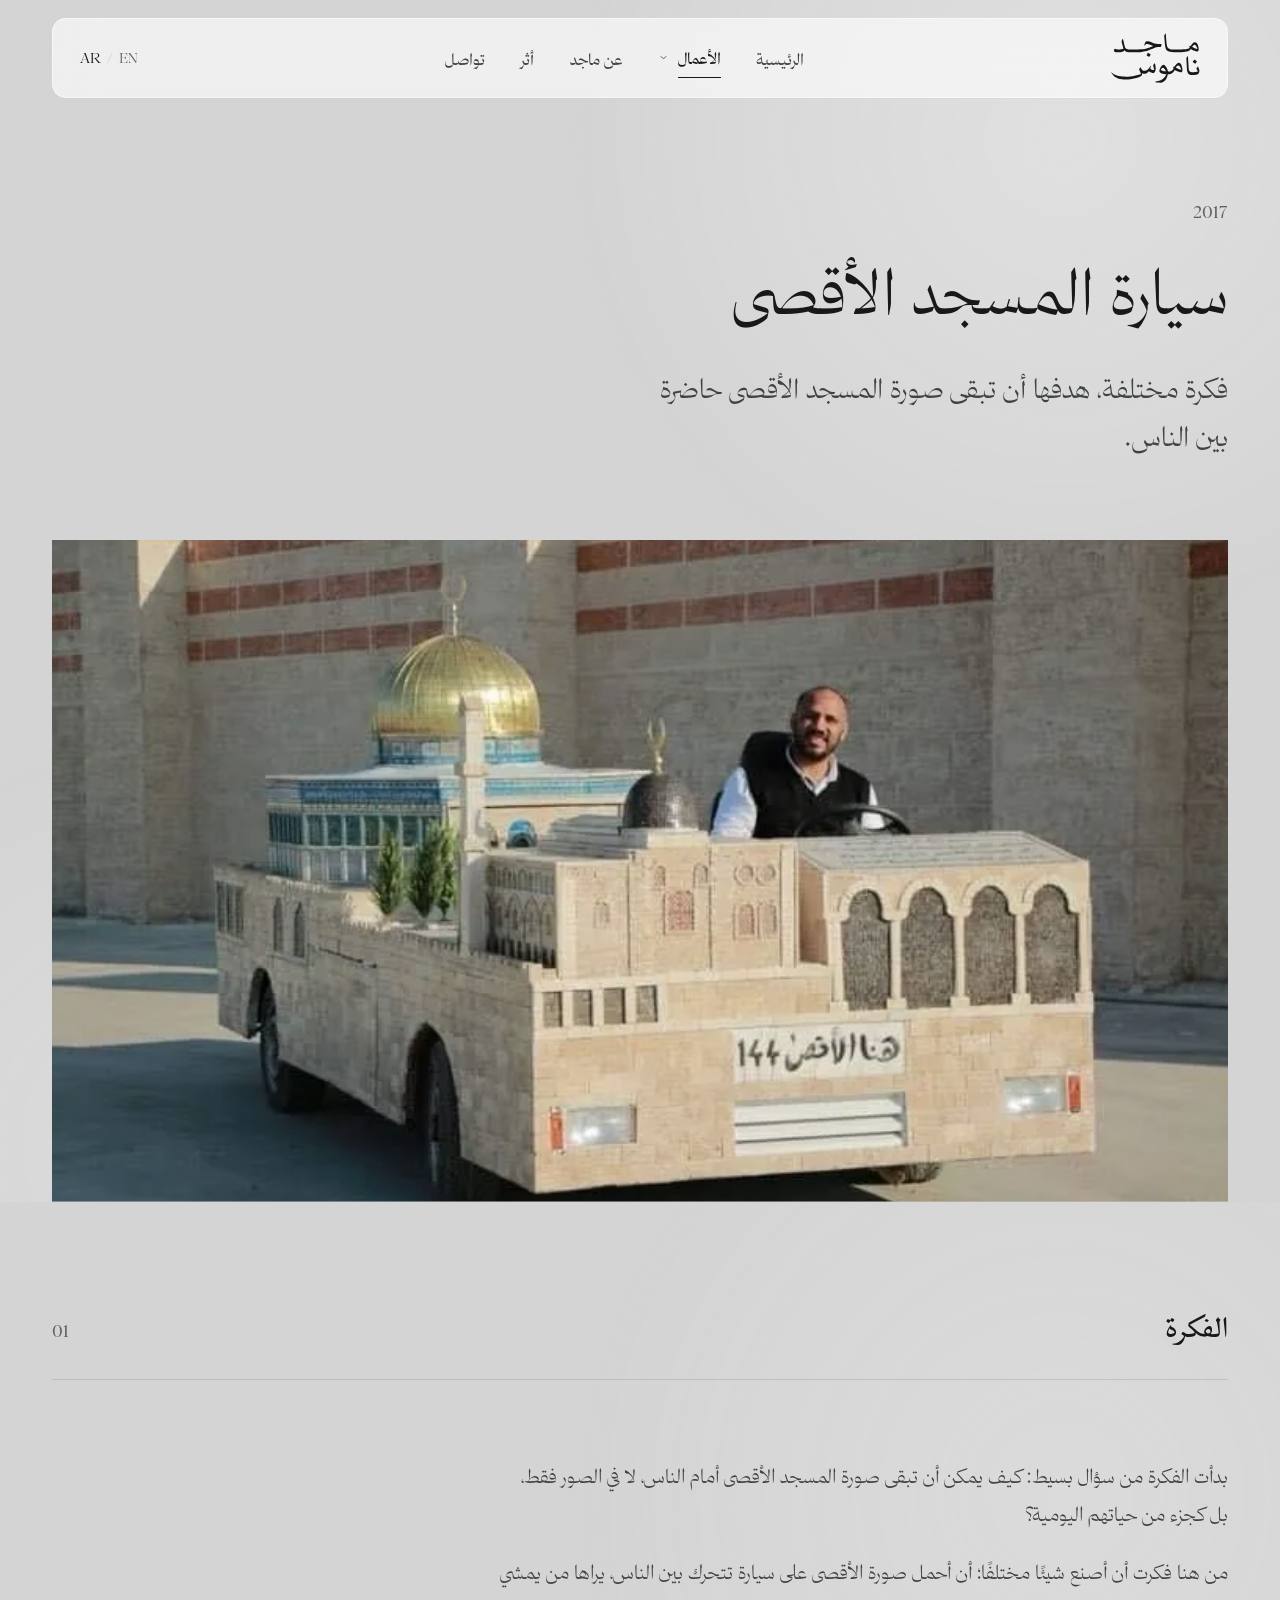
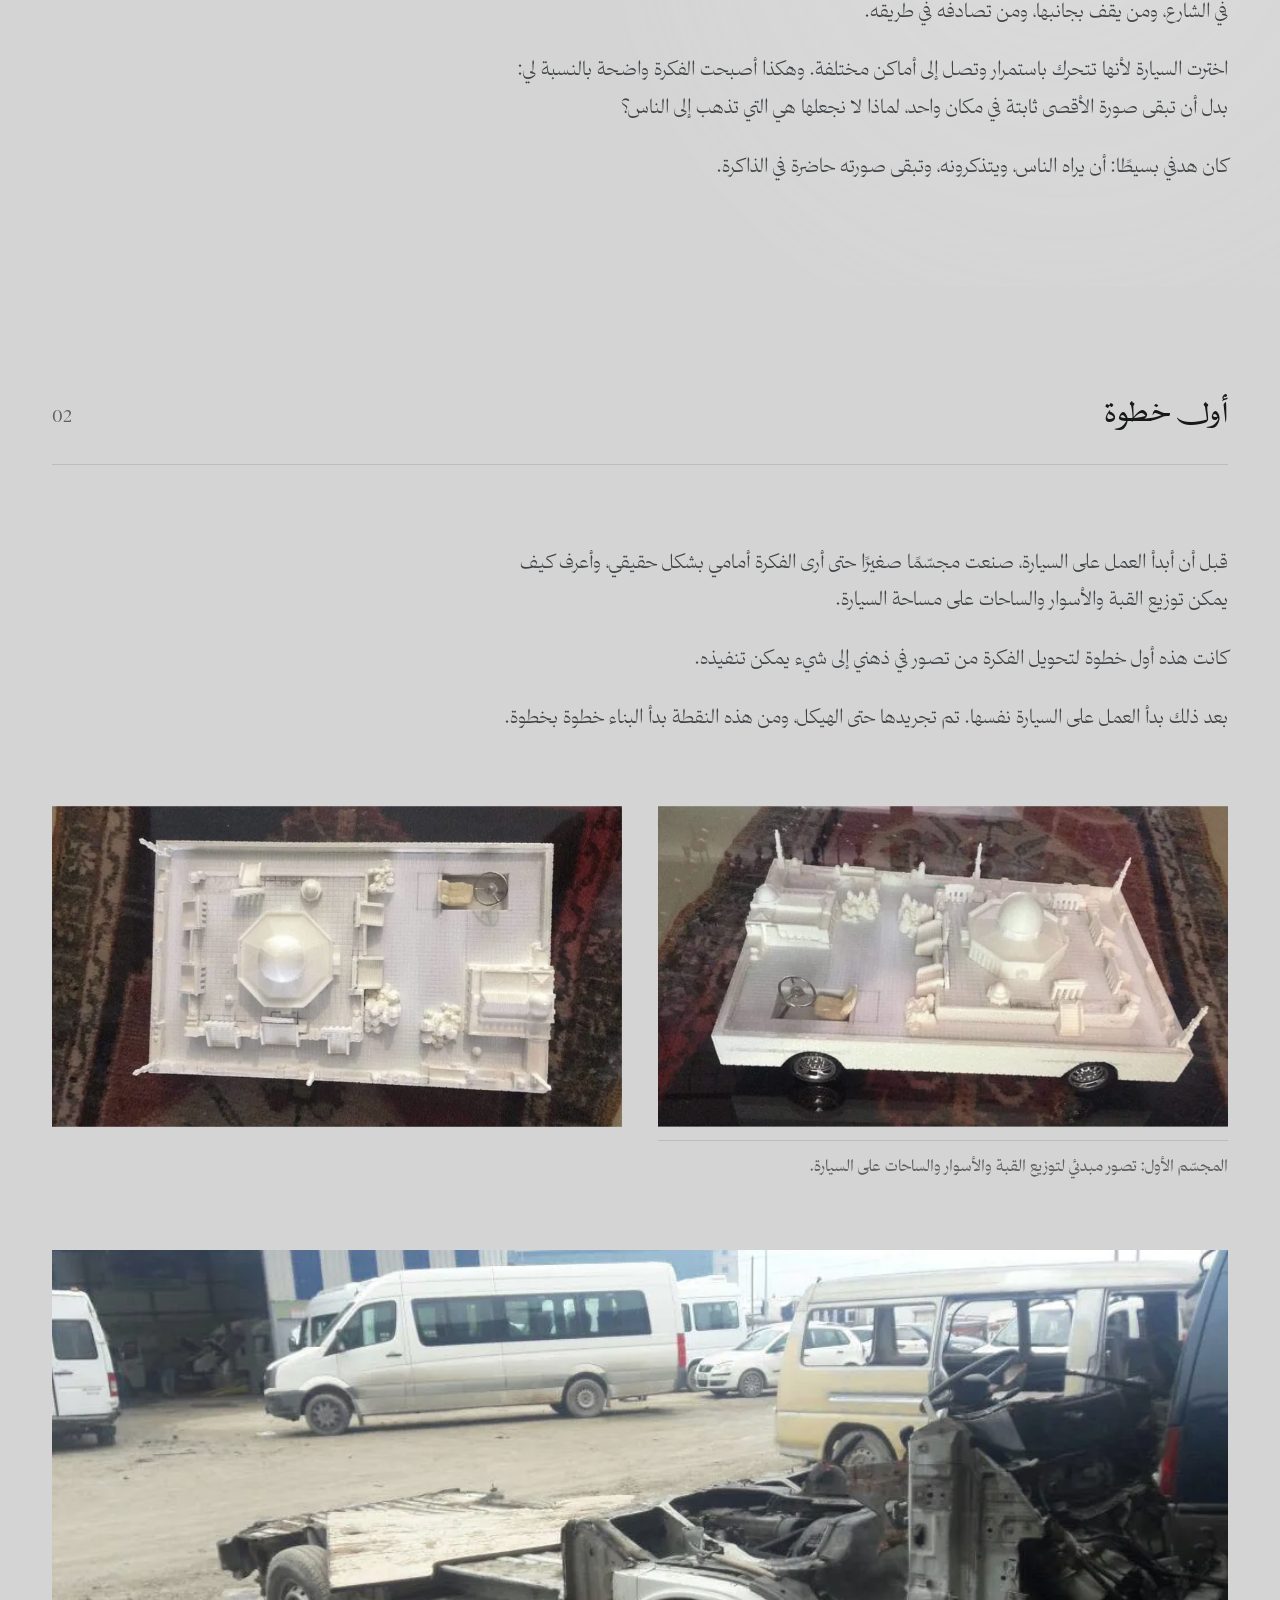
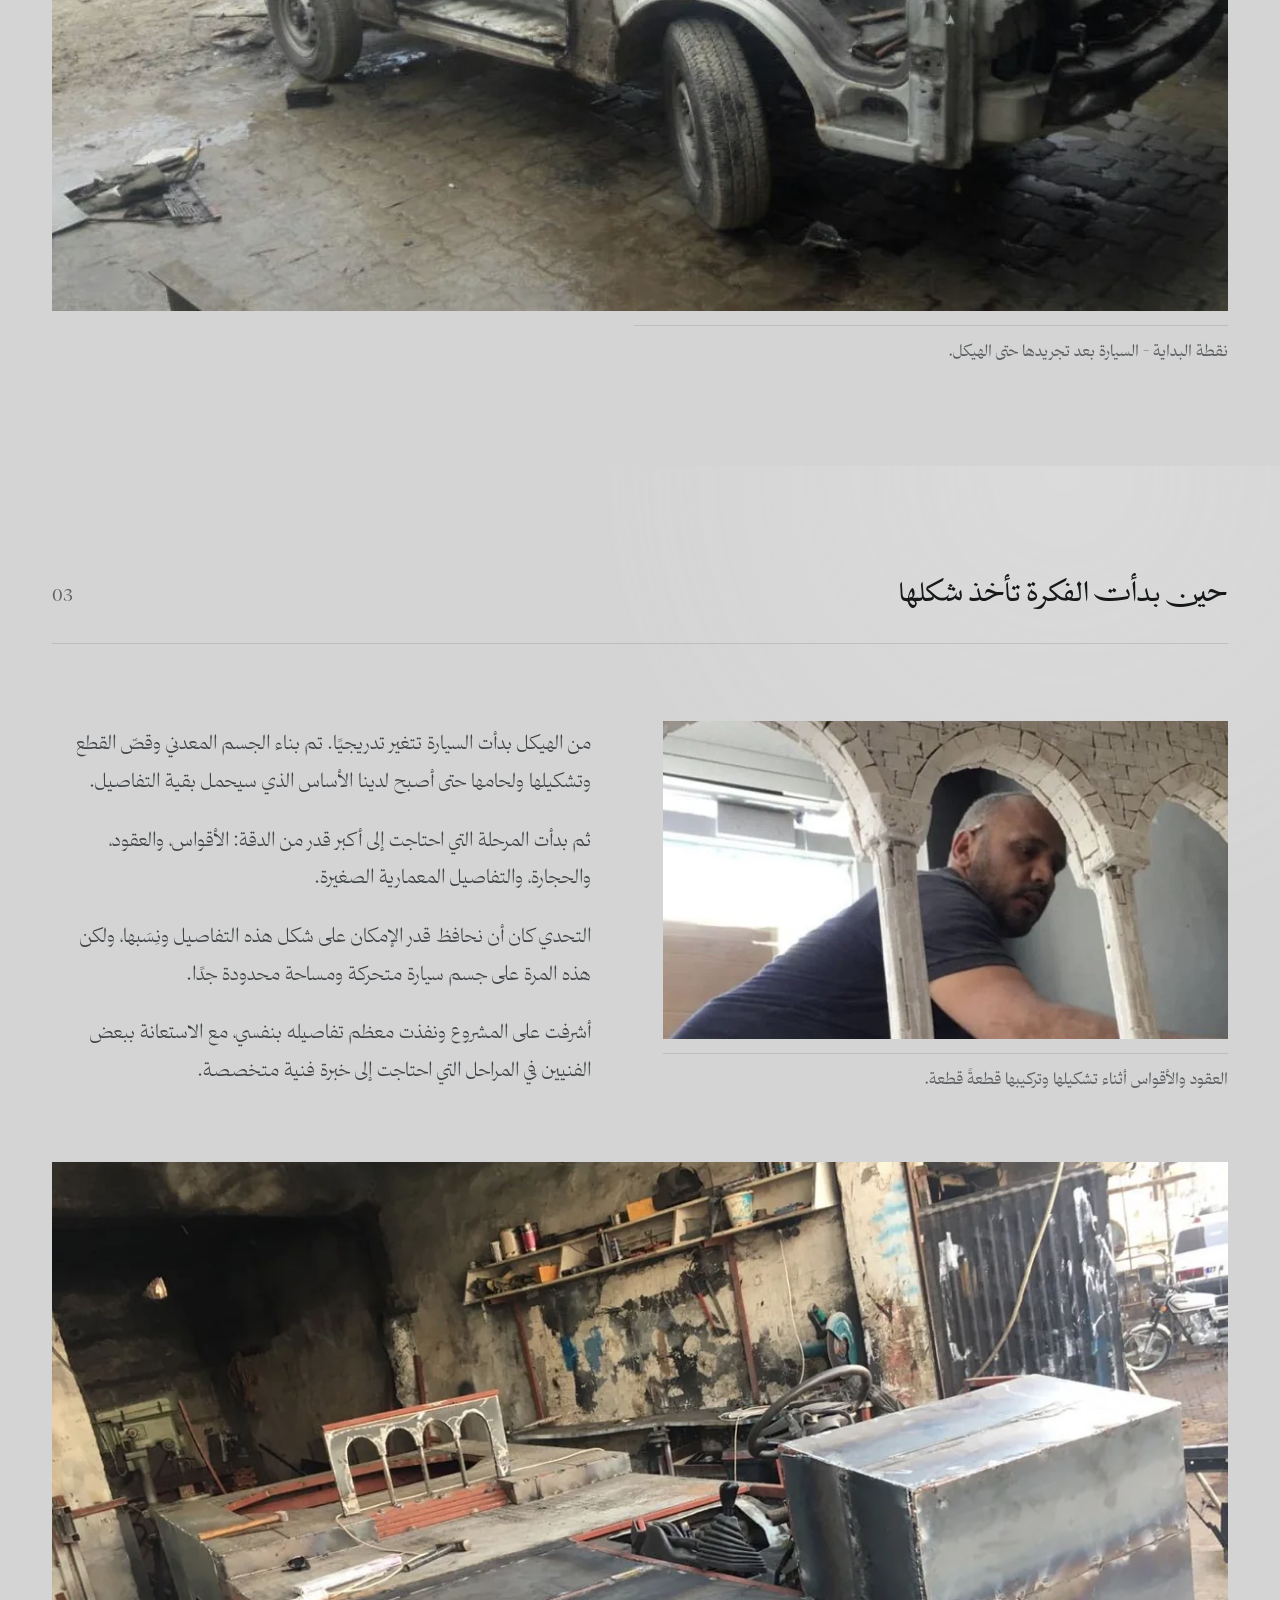
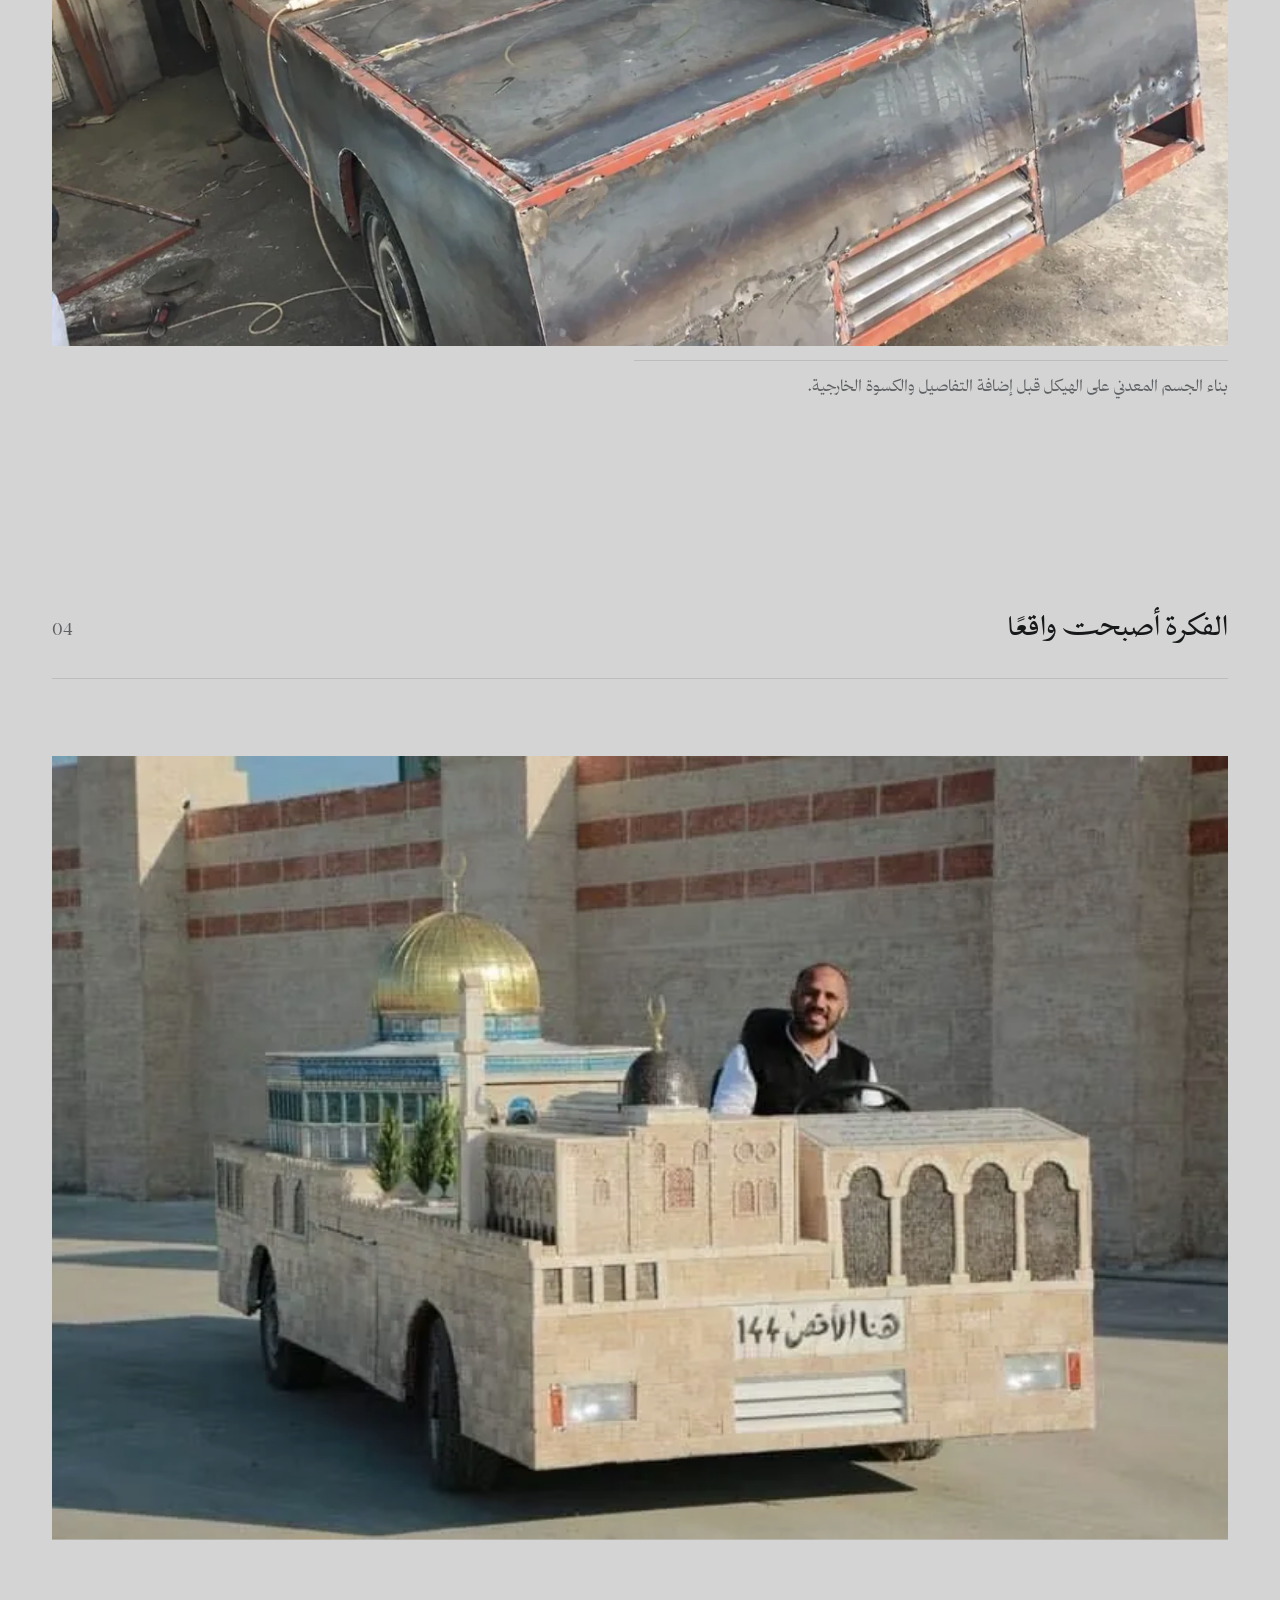
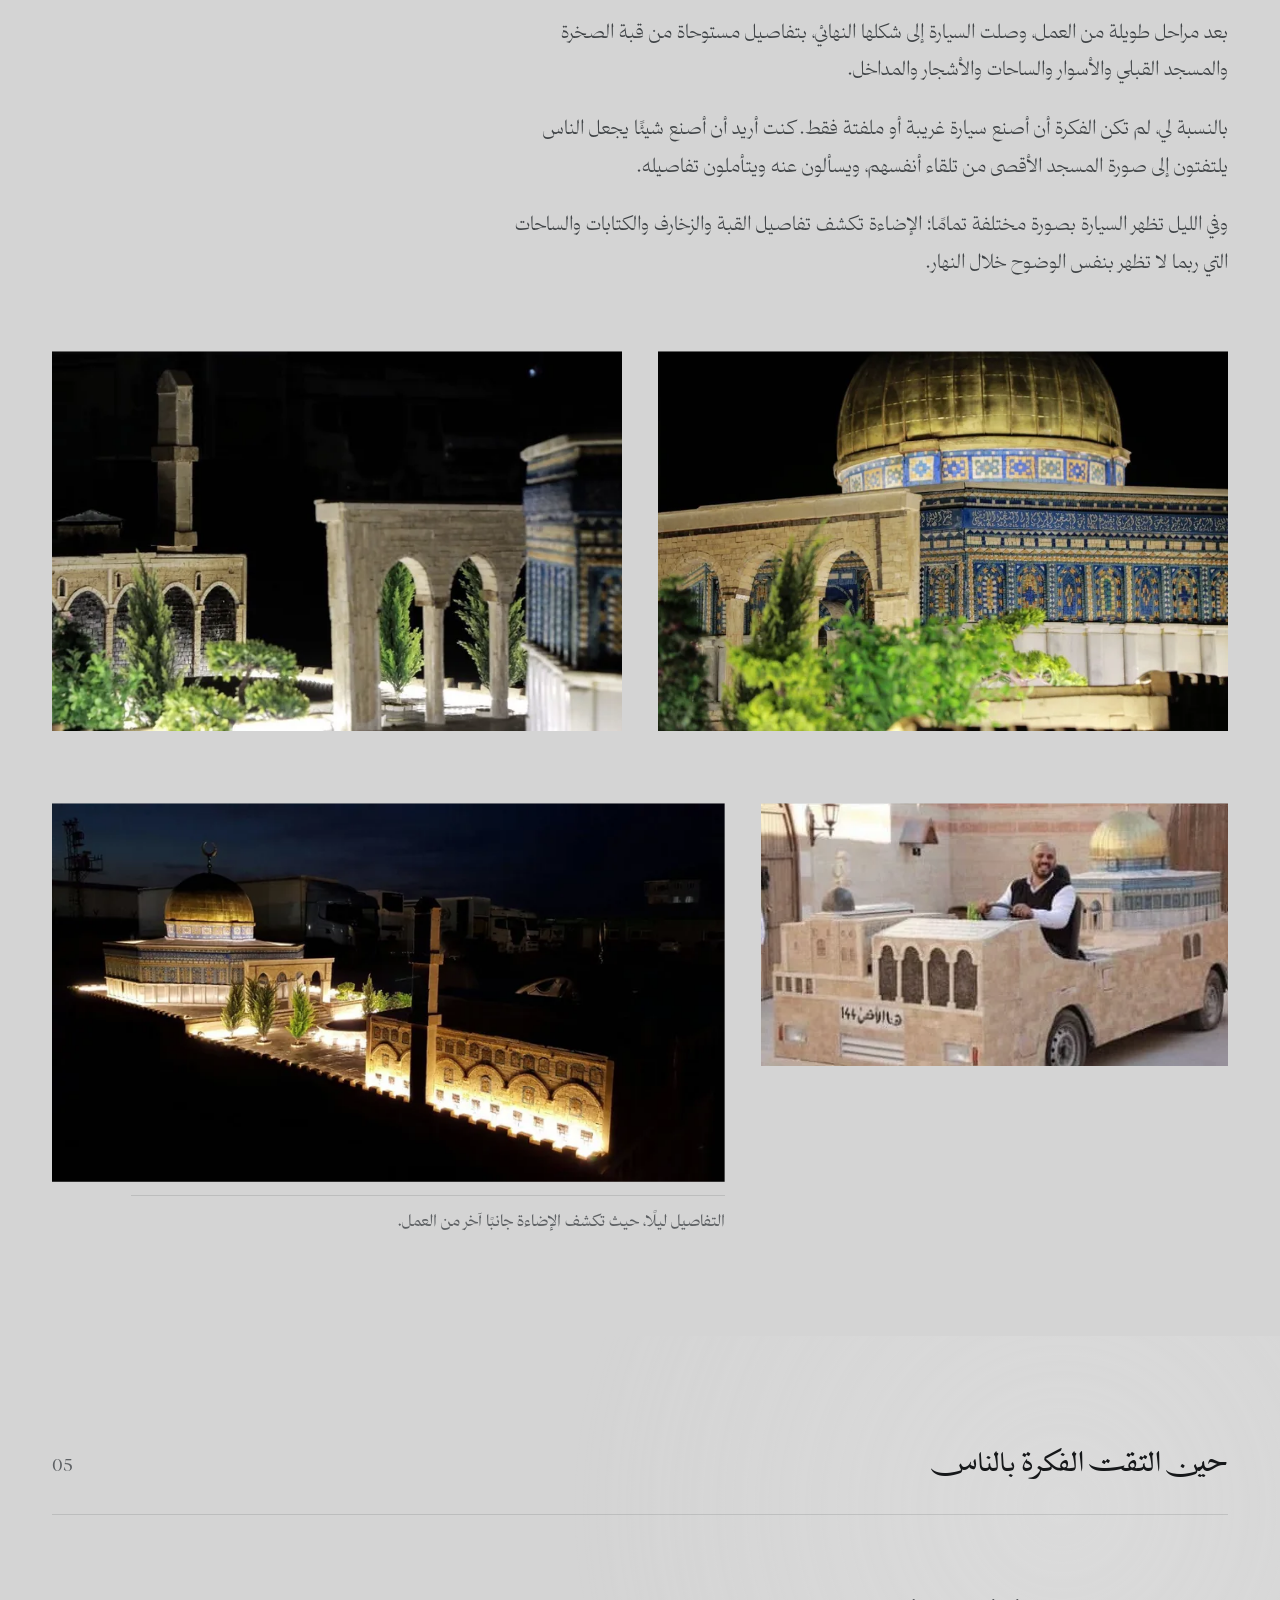
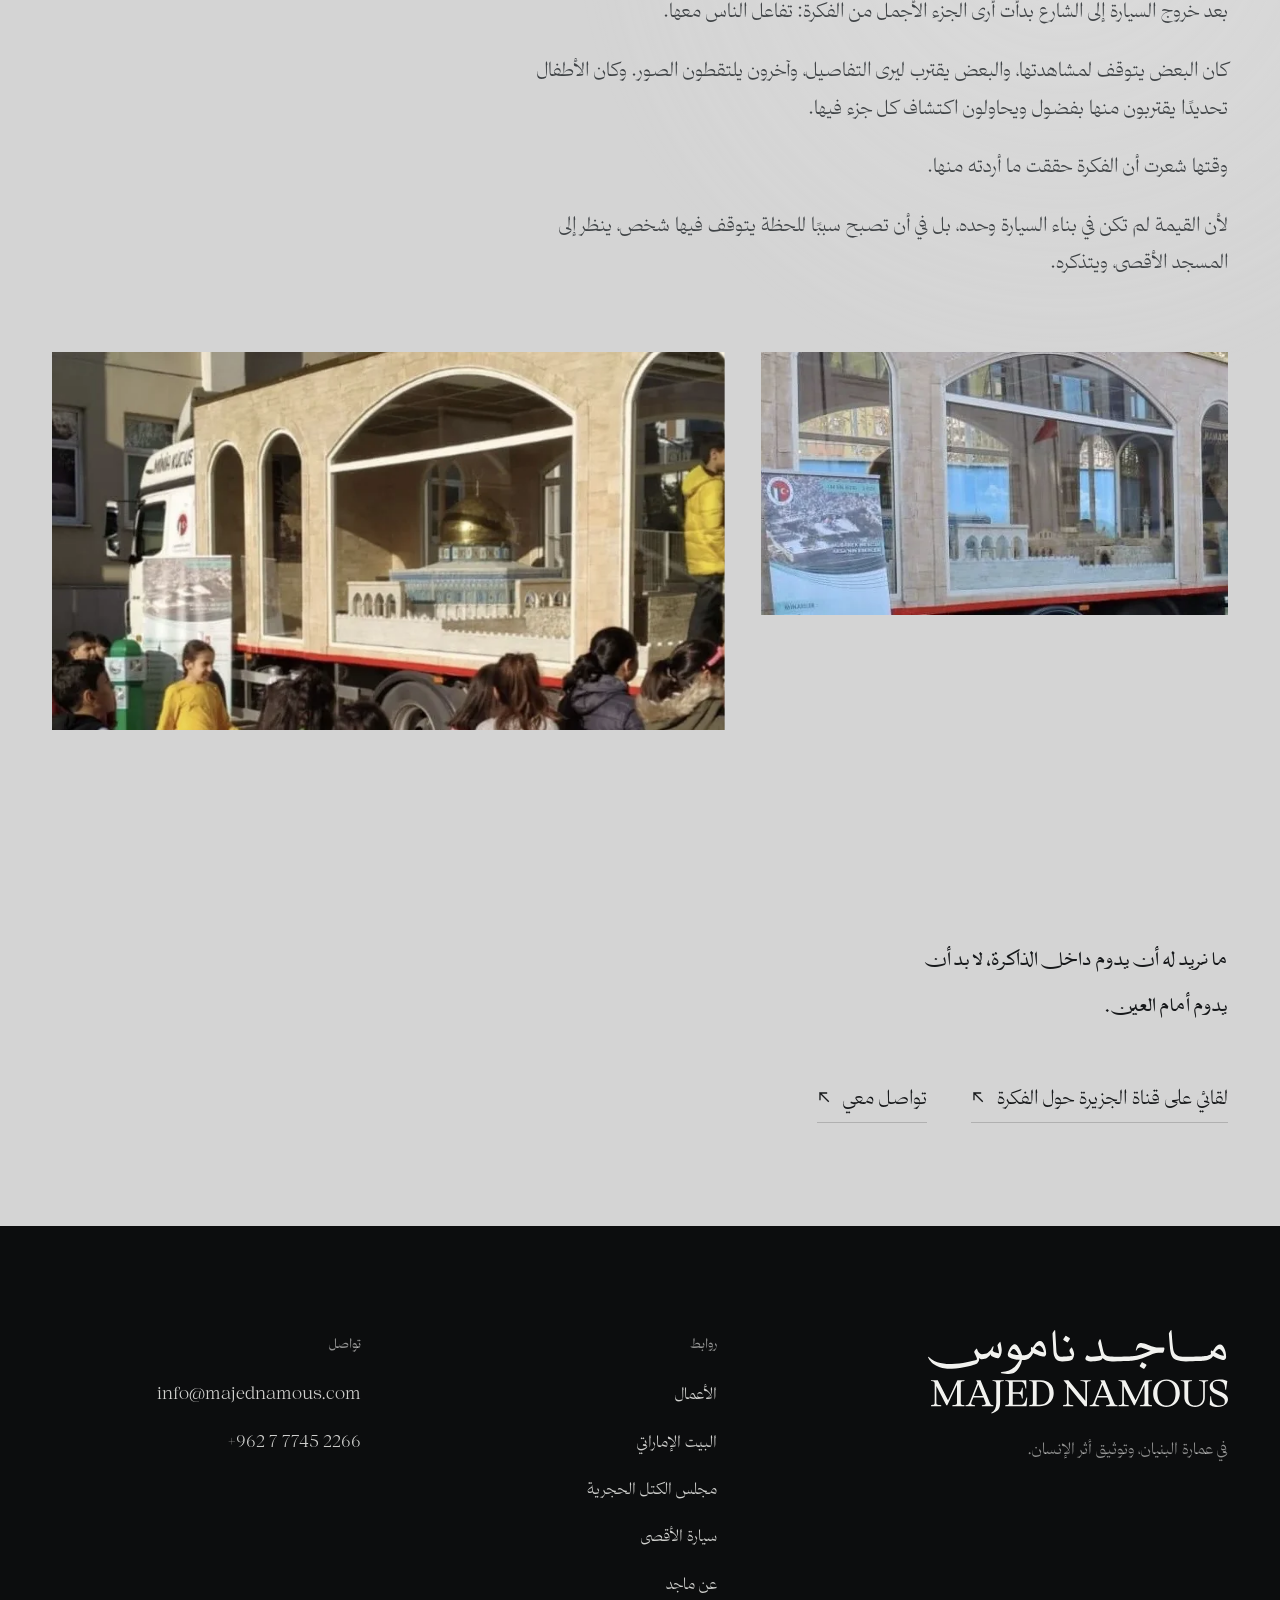
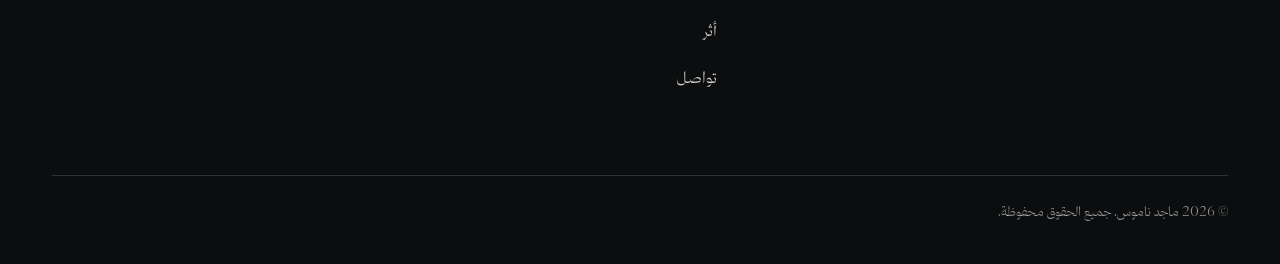
<file: aqsa.html>
<!DOCTYPE html>
<html lang="ar" dir="rtl" class="no-js">
<head>
  <meta charset="utf-8">
  <meta name="viewport" content="width=device-width, initial-scale=1, viewport-fit=cover">
  <title>سيارة المسجد الأقصى - ماجد ناموس</title>
  <meta name="description" content="قصة سيارة المسجد الأقصى: مبادرة شخصية لإبقاء صورة الأقصى حاضرة بين الناس.">
  <link rel="canonical" href="https://majednamous.com/aqsa.html">
  <link rel="alternate" hreflang="ar" href="https://majednamous.com/aqsa.html">
  <link rel="alternate" hreflang="en" href="https://majednamous.com/en/aqsa.html">
  <link rel="alternate" hreflang="x-default" href="https://majednamous.com/aqsa.html">
  <meta name="theme-color" content="#d4d4d4">
  <link rel="icon" href="favicon.ico" sizes="32x32">
  <link rel="icon" href="assets/img/favicon-512.png" type="image/png" sizes="512x512">
  <link rel="apple-touch-icon" href="assets/img/apple-touch-icon.png">
  <meta property="og:type" content="website">
  <meta property="og:site_name" content="Majed Namous ماجد ناموس">
  <meta property="og:locale" content="ar_JO">
  <meta property="og:title" content="سيارة المسجد الأقصى - ماجد ناموس">
  <meta property="og:description" content="قصة سيارة المسجد الأقصى: مبادرة شخصية لإبقاء صورة الأقصى حاضرة بين الناس.">
  <meta property="og:url" content="https://majednamous.com/aqsa.html">
  <meta property="og:image" content="https://majednamous.com/assets/img/work-2016-1000.jpg">
  <meta name="twitter:card" content="summary_large_image">
  <link rel="preload" as="font" type="font/woff" href="assets/fonts/thmanyah-light.woff" crossorigin>
  <link rel="preload" as="font" type="font/woff" href="assets/fonts/majed-arabic.woff" crossorigin>
  <link rel="stylesheet" href="assets/css/site.css?v=26466cbd">
</head>
<body>
<a class="skip" href="#main">تخطّي إلى المحتوى</a>
<header class="nav" data-nav>
  <div class="nav__bar">
    <a class="nav__logo" href="index.html" aria-label="ماجد ناموس"><svg aria-hidden="true" focusable="false" id="Layer_1" xmlns="http://www.w3.org/2000/svg" version="1.1" viewBox="81 194 1084 611">
  
  <path d="M563.5,453.7c-1.7-1.3-3.4-2.6-5.2-3.8-1.8-1.2-3.5-2.4-5.1-3.5-1.7-1.1-2.6-1.7-3-1.7-1.4-.8-4.3-2.3-8.7-4.6s-7.4-3.5-9.2-3.5-1.5,1.7-3.3,5.1c-1.8,3.5-3.2,6.1-4.3,7.9s-2.7,4.3-4.9,7.6c-2.2,3.2-3.2,5.9-3.2,8.1s2.2,2.9,6.5,5.6c4.4,2.7,7.5,4.8,9.2,6.2,1.8,1.4,4.4,3.1,7.8,4.9s6,2.7,7.8,2.7,3.8-2,6-5.9c2.1-4,3.9-7.1,5.4-9.2.7-1.4,2-3.5,3.8-6.2s2.7-5.1,2.7-7.3-.8-1.1-2.4-2.4h.1Z"/>
  <path d="M698.1,336c0,2.6-.4,5.3-1.1,8.4-.7,3.1-1.5,6.1-2.4,9s-2,5.6-3.2,7.9c-1.3,2.3-2.5,4.1-3.5,5.1h-16.8c-13,0-24.6.8-34.7,2.2s-18.8,4-26,7.6c-13.3,6.1-26,11.8-37.9,17-11.9,5.3-23.9,10-36,14.1s-24.6,7.7-37.4,10.5c-12.9,2.9-26.9,5.3-42,7.1-9,1-23.5,2.1-43.6,3.2-20,1-48.8,1.8-86.4,2.2-21,0-38.3-1.8-52-5.4-13.8-3.6-24.6-9.9-32.5-19l-2.2,5.4c-2.2,3.6-5.9,6.5-11.4,8.9-5.4,2.4-11.7,4.3-18.9,5.7s-15.2,2.6-23.8,3.2c-8.6.8-17.4,1.1-26,1.1s-12.2-.7-19.2-2c-7.1-1.2-12.2-2.8-15.5-4.6-6.1-3.6-9.2-8.1-9.2-13.5s.4-5,1.3-7.3,1.9-4.7,3-7.3c1.4-2.9,2.7-5.3,3.8-7.1s2.7-2.9,4.9-3.2c1.1,0,2.3.5,3.8,1.7,1.4,1,3.5,2.3,5.9,3.5,2.6,1.3,5.8,2.5,9.8,3.5,4,1.1,9,1.6,15.2,1.6,13.7,0,27.1-.8,40.3-2.5,13.2-1.6,22.8-3.5,29-5.6-1.4-4.7-3.2-11.1-5.4-19.3-2.2-8.1-4.3-16.5-6.5-25.2-2.2-8.6-4.4-16.9-6.5-24.9-2.1-7.9-3.8-14.4-4.8-19.5,0-2.5.5-5.7,1.6-9.5s2.5-7.4,4.1-10.8c1.6-3.5,3.2-6.3,4.9-8.6,1.6-2.3,3.2-3.5,4.6-3.5s2.9,1.4,3.2,4.4c3.6,14.8,7.1,30.2,10.6,46,3.4,15.9,6.8,30.1,10,42.7,2.6,9.1,6,16,10.5,20.9,4.5,4.8,10.1,8.4,16.5,10.5s14,3.5,22.5,4.1c8.4.5,18,.8,28.4.8,20.5,0,38.3,0,53-.3,14.8-.1,27.4-.5,37.7-.8,10.3-.3,18.6-.7,24.9-1,6.3-.4,11.1-.7,14.4-1,1,0,2,0,2.9-.2,20.5-1.3,42.4-5.6,65.6-12.8,24.4-7.6,47.9-16.6,70.6-27.1-4.7-1.4-10.3-3.5-16.8-5.9-6.5-2.6-13.4-5.2-20.6-7.9s-14.3-5-21.4-7c-7.1-2-13.2-3-18.7-3s-11.6,1.8-15.2,5.4-7.2,8.1-10.8,13.5c-.8.8-1.3,1.4-1.7,2.2-.3.8-1,1-2.1,1s-1.7-.9-1.7-2.7v-2.2c0-.3.1-.7.5-1,1.8-7.6,3.7-14.4,5.7-20.6,2-6.1,4.4-11.4,7.3-15.6,2.9-4.4,6.4-7.7,10.5-10.1,4.2-2.3,9.5-3.5,16-3.5s13.8,1.4,21.9,4.1c8.1,2.7,16.7,5.9,25.7,9.5s18.3,7.1,27.7,10.5c9.3,3.5,18.6,5.7,27.6,6.8,6.1.8,12.8,1.3,20,1.6,7.2.3,13.4.5,18.4.5s9,0,14.1-.3c5-.1,8.3-.2,9.8-.2,3.6,0,5.4,2.9,5.4,8.6h.3Z"/>
  <path d="M1150,369c-2-10.6-4.9-20.6-8.7-29.9s-8.5-17.1-14.1-23.5c-5.6-6.2-12-9.4-19.3-9.4s-9.8,1.3-14.4,3.8c-4.5,2.5-8.7,5.6-12.7,9.4s-7.7,8-11.1,12.6c-3.5,4.7-6.5,9-8.9,12.9l-5.9,9.7c-2.9-2.9-5.8-4.3-8.7-4.3s-3.4,1-4.8,3.2c-1.5,2.1-2.2,5.3-2.2,9.6s.9,8.3,2.7,12.9c-3.2,2.5-7.2,4.7-12,6.7-4.7,2-9.5,3.7-14.6,5.2-5,1.4-10.1,2.5-15.2,3.2-3.5.5-6.7.8-9.6,1-1.3.1-2.6.1-3.9.1-3.2.4-8,.7-14.3,1-6.3.4-14.7.8-25,1-10.2.4-22.8.7-37.6.8-14.8.2-32.5.3-53.1.3s-16.8,0-25.7-.3c-8.8-.1-17.4-1.4-25.7-3.8-8.3-2.3-15.9-6.2-22.7-11.7-6.8-5.4-12.1-13.5-15.7-24.4-1.4-4.4-2.7-9.9-3.8-16.8-1.1-6.8-2.1-14.3-3-22.2-.9-8-1.7-15.8-2.4-23.6-.8-7.8-1.3-14.3-1.7-19.7-.7-9.8-1.4-19.2-2.2-28.2-.7-9-1.3-16.9-1.9-23.5s-1-12.1-1.3-16.2c-.4-4.1-.7-6.2-1-6.2-1.8,0-3.7,1.4-5.7,4.1-2,2.7-3.8,5.7-5.6,8.9-2.2,4-4.5,8.4-7.1,13,2.9,37.2,5.3,69,7.3,95.3s5.7,47.5,11.1,63.3c6.8,18.4,19.6,30.8,38.1,37.2,18.7,6.3,41.7,9.5,69,9.5,37.6-.4,66.3-1.1,86.4-2.2,20-1.1,34.5-2.2,43.5-3.2,17.4-1.4,31.6-4.9,42.8-10.3,11.2-5.4,20.4-13.4,27.6-23.8,5.8,3.6,12.4,7.2,19.8,10.8s14.7,6.8,22,9.5c7.2,2.7,14.1,4.9,20.5,6.5,6.5,1.6,12,2.5,16.2,2.5s7.9-2.2,11.7-6.5c3.8-4.3,5.7-9.7,5.7-16.2s-1-17.7-3-28.3h0l.2.2ZM1104.5,380.3c-12.1-5-23.2-10.6-33.2-16.8,3.9-7.2,8.7-13.2,14.3-17.9,5.6-4.7,10.9-7,16-7s8.3,1.6,11.9,4.9c3.6,3.2,7,7.4,10,12.4,3.1,5.1,5.8,10.5,8.1,16.2,2.3,5.8,4.1,11.4,5.2,16.8-9.4-.7-20.2-3.5-32.3-8.6h0Z"/>
  <path d="M627.7,626.1c0,14.4-2.7,27.3-8.1,38.4-5.4,11.2-11.4,17.9-17.9,20.1-2.2,0-6.2-.6-12.2-1.9-5.9-1.3-12-3-18.1-5.2s-11.6-4.7-16.2-7.6c-4.7-2.9-7.1-5.9-7.1-9.2s.2-1.8.6-3.2c.3-1.4.5-2.6.5-3.2-8.3,11.2-17.8,20.3-28.4,27.3-10.7,7.1-23.8,10.6-39.3,10.6s-5.2-.8-10-2.2c-4.9-1.4-8.4-4.1-10.6-8.1.4,1.4.5,2.8.3,4.1s0,2.6.2,4.1c0,7.2-1.5,13.6-4.6,19.2-3.1,5.6-6.5,10.2-10.5,13.8-3.2,2.6-11.3,5.9-24.1,10.3-12.8,4.3-28.1,8.7-46,13-17.8,4.3-37.1,8.1-57.6,11.4-20.6,3.2-40.1,4.9-58.5,4.9s-29.3-.9-45.7-2.7c-16.5-1.8-32.5-5.6-48.2-11.1-15.7-5.6-30.5-13.5-44.4-23.8-13.8-10.3-25.1-23.9-33.8-40.8-1.8-3.3-2.7-6.2-2.7-8.7s.4-1.6,1.1-1.6c1.4,0,3.6,1.4,6.5,4.3,10.8,11.2,23.5,20.2,38.2,26.8,14.6,6.7,29.7,11.7,45.2,15.1,15.5,3.5,30.8,5.6,45.7,6.5,15,.9,27.9,1.3,38.7,1.3,16.6,0,34.5-1.2,53.6-3.5,19.1-2.4,37.5-5.4,55-9s33.2-7.4,47.1-11.2,23.9-7.2,30.1-10.1c-.8-5.4-2.9-12.6-6.5-21.3s-7.9-18-12.9-27.8c-1.1-2.2-1.6-3.9-1.6-5.4,0-3.9,2.2-8.7,6.5-14.1,1.5-1.8,3.6-4.2,6.5-7.3s5-4.6,6.5-4.6c1.4,3.2,2.7,6.2,3.8,8.9,1,2.7,2,5.6,2.7,8.4,3.9,7.2,8.6,13.2,14.1,18.1s11,7.3,16.8,7.3c9.4,0,17.6-1.1,24.7-3.5,7-2.3,13.2-5.3,18.6-8.9,5.4-3.6,10-7.5,13.8-11.9,3.8-4.3,7.1-8.4,10-12.3.4-.4,1.3-2,2.7-4.9s3-5.7,4.9-8.6c1.8-2.9,3.4-5.6,4.8-8.1,1.4-2.5,2.4-3.8,2.7-3.8,1.8,0,2.7,2.3,2.7,7s-.2,2.2-.5,4.4c-.4,1.8-1,4.7-1.9,8.6-.9,4-2.3,9-4.1,15.1,1.4,2.5,4.2,4.8,8.4,7,4.1,2.1,8.6,4.1,13.2,5.9,4.7,1.8,9.4,3.2,14.1,4.4,4.7,1,8.7,1.8,12,2.1-.4-3.2-1-7.4-2-12.3-.9-5-2-10.2-3.2-15.6-1.3-5.3-2.5-10.8-3.8-16.2-1.3-5.3-2.5-9.8-3.5-13.5,0-1,.9-2.9,2.7-5.6,1.8-2.6,3.8-5.6,5.9-8.6,2.2-3.1,4.1-5.8,5.9-8.1s3.1-3.7,3.8-4c.3,0,.6,0,.8-.3.2-.2.5-.3.8-.3,1.5,0,2.7,2,3.8,6,.7,3.2,1.5,7.5,2.4,12.9s1.8,10.8,2.7,16.2,1.7,10.6,2.2,15.5c.5,4.8.8,8.6.8,11.1h-.1Z"/>
  <path d="M951.8,621.5c-2-10.6-4.9-20.7-8.7-30.1-3.8-9.3-8.5-17.2-14.1-23.5s-12-9.5-19.3-9.5-9.8,1.3-14.4,3.8c-4.5,2.5-8.7,5.6-12.7,9.5-4,3.8-7.7,8-11.1,12.7-3.4,4.7-6.4,9-8.9,13l-6,9.7c-1.4-1-2.8-2-4.1-2.9s-2.6-1.3-4.1-1.3c-4,0-5.9,4-5.9,11.9s.5,8.7,1.7,15.2c-4,8.3-10.2,15.9-18.4,22.7-8.3,6.8-18.4,10.3-30.3,10.3s-.4,0-.6,0h-17.3c-2.5-9-5.8-18.3-9.7-27.9-4-9.5-8.3-18.2-13-26s-9.7-14.1-14.9-19c-5.3-4.8-10.4-7.3-15.4-7.3s-13.5,3-19.8,9-12,13.1-16.8,21.4c-4.9,8.3-8.8,16.8-11.7,25.2-2.9,8.5-4.4,15.4-4.4,20.8s2.7,12.7,8.1,17.4c5.4,4.7,12.4,8.5,20.8,11.4,8.5,2.9,18,5,28.4,6.2,10.5,1.3,20.8,2.1,30.9,2.4-2.2,4.7-5,9.8-8.4,15.2-3.5,5.4-7.2,10.8-11.4,16.2s-8.6,10.5-13.2,15.4c-4.7,4.9-9.2,9-13.5,12.2-6.5,5.4-12.6,9.5-18.2,12.2-5.6,2.7-10.4,5-14.3,6.8-8.3,2.9-17,5.3-26,7.3s-18,3.4-27.1,4.1c-4.7.8-7.1,2.6-7.1,5.4s1.3,2.7,3.8,3.8c9,2.1,18.4,3.7,28.1,4.6,9.8.9,19,1.3,27.6,1.3s15.1-1.1,23.6-3.2c8.4-2.2,16.1-5.8,23-10.8,12.6-9.4,23.2-22.3,31.9-38.5s14.4-33.2,17.4-50.8h18.9c7.6,0,14.6-1.6,21.1-4.7,6.5-3,12.4-7,17.8-11.9,5.4-4.9,10.2-10.4,14.4-16.5,4.1-6.1,7.7-12.4,10.5-19,5.8,3.7,12.3,7.1,19.6,10.3s14.5,6.2,21.9,8.7c7.4,2.6,14.3,4.6,20.6,6s11.7,2.1,16,2.1,7.9-2.1,11.7-6.5,5.7-9.8,5.7-16.2-1-17.8-3-28.4h0l.3-.2ZM736.5,661.1c-6.2-.6-12.1-1.6-17.9-3-5.7-1.4-11.1-3.3-16.2-5.7-5-2.3-9.2-5.5-12.4-9.5,2.9-5.4,6.5-11,11.1-16.8,4.5-5.7,9.3-8.7,14.4-8.7s12,4.1,18.7,12.5c6.6,8.3,13,19,19.2,31.9-5,0-10.6-.2-16.8-.8h0ZM906.1,632.8c-12.3-5.3-23.5-11.1-33.6-17.2,4-7.3,9-13.2,14.9-17.8,5.9-4.5,11.4-6.8,16.5-6.8s7.8,1.7,11.7,5c3.8,3.2,7.2,7.5,10.2,12.6,3.1,5.1,5.7,10.7,7.9,16.7s3.8,11.6,4.9,16.7c-9.4-.8-20.2-3.8-32.5-9h0v-.2Z"/>
  <path d="M1161.1,655.4c0,3.2-.5,7.1-1.7,11.4-1.1,4.4-2.4,8.6-4.1,12.7-1.6,4.2-3.3,7.8-5.1,10.8-1.8,3.1-3.5,5-4.9,5.7-5.8,3.6-15.3,6.6-28.4,9s-27.4,3.5-42.5,3.5-.6,0-.9,0h-1.3c-7.2,0-14.5-.8-22-2.5-7.4-1.6-14.1-5.3-20-11.1s-10.9-13.9-14.9-24.4-6.3-24.8-7.1-42.8c-.7-17.4-1.7-36.9-2.9-58.7-1.3-21.9-2.5-43.8-3.5-65.8,2.2-4.4,4.4-8.5,6.5-12.5,1.8-3.2,3.8-6.2,5.7-9s3.8-4.1,5.7-4.1,1.1.5,1.3,1.4c.2,1,.5,3,.8,6.2l8.7,146.2c.7,13,4.2,23.3,10.5,30.9,6.3,7.5,16.7,11.4,31.1,11.4s.4,0,.7,0h1.5c6.1,0,12.8-.3,20-.8s14.1-1.3,20.8-2.2c6.7-.9,12.8-1.8,18.2-2.7,5.4-.9,9.2-1.9,11.4-2.9-.8-2.2-2.1-4.8-4.1-7.9-2-3-4.1-6.3-6.2-9.7-2.2-3.5-4.1-6.8-5.7-10.3s-2.4-6.2-2.4-8.4c0-4,2.1-8.3,6.2-13s7.7-8.4,10.5-11.4c5.8,10.5,10.2,20.3,13.3,29.6,3,9.2,4.6,16.3,4.6,21.4h.2Z"/>
  <path d="M1127.8,537.1c-1.7-1.3-3.3-2.6-5.1-3.8-1.9-1.2-3.5-2.4-5.2-3.5-1.6-1.1-2.6-1.7-2.9-1.7-1.5-.8-4-2.3-7.6-4.6s-6.3-3.5-8.1-3.5-1.8,1.7-4.4,5.1c-2.5,3.5-4.3,6.1-5.4,7.9-1.1,1.8-2.7,4.3-4.9,7.6-2.1,3.2-3.2,5.9-3.2,8.1s2.2,2.9,6.5,5.6c4.3,2.7,7.4,4.8,9.2,6.2s4.4,3.1,7.8,4.9c3.5,1.8,6.1,2.7,7.9,2.7s3.8-2,5.9-5.9c2.2-4,4-7.1,5.4-9.2.8-1.4,2-3.5,3.8-6.2s2.7-5.1,2.7-7.3-.8-1.1-2.4-2.4h0Z"/>
</svg></a>
    <nav class="nav__links" aria-label="التنقّل">
      <ul>
        <li><a class="nav__link" href="index.html#top">الرئيسية</a></li>
        <li class="nav__item--sub" data-sub><a class="nav__link is-current" href="index.html#works">الأعمال</a><button class="nav__caret" type="button" data-sub-toggle aria-expanded="false" aria-controls="nav-sub" aria-label="مشاريع من الأعمال"><svg viewBox="0 0 10 10" fill="none" aria-hidden="true" focusable="false"><path d="M2 3.6 5 6.6 8 3.6" stroke="currentColor" stroke-width="1.1"/></svg></button><ul class="nav__sub" id="nav-sub"><li><a href="emirati.html">البيت الإماراتي</a></li><li><a href="monolith.html">مجلس الكتل الحجرية</a></li><li><a href="aqsa.html" aria-current="page">سيارة الأقصى</a></li></ul></li>
        <li><a class="nav__link" href="index.html#about">عن ماجد</a></li>
        <li><a class="nav__link" href="index.html#athar">أثر</a></li>
        <li><a class="nav__link" href="contact.html">تواصل</a></li>
      </ul>
    </nav>
    <div class="nav__end">
      <div class="lang"><span aria-current="true">AR</span><span class="lang__sep" aria-hidden="true">/</span><a href="en/aqsa.html" lang="en" hreflang="en">EN</a></div>
      <button class="nav__toggle" type="button" data-nav-toggle
              aria-expanded="false" aria-controls="nav-menu" aria-label="فتح القائمة">
        <span></span><span></span>
      </button>
    </div>
  </div>
  <div class="nav__menu" id="nav-menu" data-nav-menu aria-hidden="true">
    <div class="nav__menu-inner">
      <ul>
        <li><a class="" href="index.html#top">الرئيسية</a></li>
        <li><a href="index.html#works">الأعمال</a><ul class="nav__menu-sub"><li><a href="emirati.html">البيت الإماراتي</a></li><li><a href="monolith.html">مجلس الكتل الحجرية</a></li><li><a href="aqsa.html" aria-current="page">سيارة الأقصى</a></li></ul></li>
        <li><a class="" href="index.html#about">عن ماجد</a></li>
        <li><a class="" href="index.html#athar">أثر</a></li>
        <li><a class="" href="contact.html">تواصل</a></li>
      </ul>
    </div>
  </div>
</header>

<main id="main">

  <section class="story-hero ambient" id="top">
    <div class="wrap">
      <p class="meta reveal story-hero__eyebrow"><span dir="ltr">2017</span></p>
      <h1 class="story-hero__title reveal" data-delay="1">سيارة المسجد الأقصى</h1>
      <p class="lead story-hero__sub reveal" data-delay="2">فكرة مختلفة، هدفها أن تبقى صورة المسجد الأقصى حاضرة بين الناس.</p>
    </div>
    <div class="wrap story-hero__figure"><figure class="shot shot--hero img-reveal"><button class="shot__frame" type="button" data-shot data-shot-src="assets/img/aqsa-drive-750.webp" data-shot-alt="سيارة المسجد الأقصى بعد اكتمالها، وقبة الصخرة على مؤخرتها" aria-label="عرض الصورة بحجم أكبر"><picture><source type="image/webp" srcset="assets/img/aqsa-drive-750.webp 750w, assets/img/aqsa-drive-500.webp 500w" sizes="(min-width: 1320px) 1240px, 92vw"><img src="assets/img/aqsa-drive-750.jpg" alt="سيارة المسجد الأقصى بعد اكتمالها، وقبة الصخرة على مؤخرتها" loading="eager" decoding="async" fetchpriority="high" width="750" height="500"></picture></button></figure></div>
  </section>

  <section class="section section--tight story ambient ambient--soft" aria-labelledby="ch1">
    <div class="wrap">
      <div class="section-head reveal">
        <h2 class="section-title" id="ch1">الفكرة</h2>
        <p class="meta story__num" dir="ltr">01</p>
      </div>
      <div class="prose story__prose reveal" data-delay="1"><p>بدأت الفكرة من سؤال بسيط: كيف يمكن أن تبقى صورة المسجد الأقصى أمام الناس، لا في الصور فقط، بل كجزء من حياتهم اليومية؟</p><p>من هنا فكرت أن أصنع شيئًا مختلفًا؛ أن أحمل صورة الأقصى على سيارة تتحرك بين الناس، يراها من يمشي في الشارع، ومن يقف بجانبها، ومن تصادفه في طريقه.</p><p>اخترت السيارة لأنها تتحرك باستمرار وتصل إلى أماكن مختلفة. وهكذا أصبحت الفكرة واضحة بالنسبة لي: بدل أن تبقى صورة الأقصى ثابتة في مكان واحد، لماذا لا نجعلها هي التي تذهب إلى الناس؟</p><p>كان هدفي بسيطًا: أن يراه الناس، ويتذكرونه، وتبقى صورته حاضرة في الذاكرة.</p></div>
    </div>
  </section>

  <section class="section section--tight story" aria-labelledby="ch2">
    <div class="wrap">
      <div class="section-head reveal">
        <h2 class="section-title" id="ch2">أول خطوة</h2>
        <p class="meta story__num" dir="ltr">02</p>
      </div>
      <div class="prose story__prose reveal" data-delay="1"><p>قبل أن أبدأ العمل على السيارة، صنعت مجسّمًا صغيرًا حتى أرى الفكرة أمامي بشكل حقيقي، وأعرف كيف يمكن توزيع القبة والأسوار والساحات على مساحة السيارة.</p><p>كانت هذه أول خطوة لتحويل الفكرة من تصور في ذهني إلى شيء يمكن تنفيذه.</p><p>بعد ذلك بدأ العمل على السيارة نفسها. تم تجريدها حتى الهيكل، ومن هذه النقطة بدأ البناء خطوة بخطوة.</p></div>
      <div class="story__pair"><figure class="shot shot--wide img-reveal"><button class="shot__frame" type="button" data-shot data-shot-src="assets/img/aqsa-model-a-828.webp" data-shot-alt="مجسّم أبيض مصغّر يوضح توزيع المسجد والأسوار على هيئة سيارة" aria-label="عرض الصورة بحجم أكبر"><picture><source type="image/webp" srcset="assets/img/aqsa-model-a-828.webp 828w, assets/img/aqsa-model-a-800.webp 800w, assets/img/aqsa-model-a-500.webp 500w" sizes="(min-width: 880px) 46vw, 92vw"><img src="assets/img/aqsa-model-a-828.jpg" alt="مجسّم أبيض مصغّر يوضح توزيع المسجد والأسوار على هيئة سيارة" loading="lazy" decoding="async" width="828" height="466"></picture></button><figcaption class="meta shot__cap">المجسّم الأول: تصور مبدئي لتوزيع القبة والأسوار والساحات على السيارة.</figcaption></figure><figure class="shot shot--wide img-reveal" data-delay="1"><button class="shot__frame" type="button" data-shot data-shot-src="assets/img/aqsa-model-b-1200.webp" data-shot-alt="المجسّم الأبيض من الأعلى، وتظهر فيه الساحات وموضع المقود" aria-label="عرض الصورة بحجم أكبر"><picture><source type="image/webp" srcset="assets/img/aqsa-model-b-1200.webp 1200w, assets/img/aqsa-model-b-800.webp 800w, assets/img/aqsa-model-b-500.webp 500w" sizes="(min-width: 880px) 46vw, 92vw"><img src="assets/img/aqsa-model-b-1200.jpg" alt="المجسّم الأبيض من الأعلى، وتظهر فيه الساحات وموضع المقود" loading="lazy" decoding="async" width="1200" height="675"></picture></button></figure></div>
      <div class="story__full"><figure class="shot shot--wide img-reveal"><button class="shot__frame" type="button" data-shot data-shot-src="assets/img/aqsa-chassis-1032.webp" data-shot-alt="هيكل سيارة مجرّد من جسمها في ساحة ورشة" aria-label="عرض الصورة بحجم أكبر"><picture><source type="image/webp" srcset="assets/img/aqsa-chassis-1032.webp 1032w, assets/img/aqsa-chassis-800.webp 800w, assets/img/aqsa-chassis-500.webp 500w" sizes="(min-width: 1320px) 1240px, 92vw"><img src="assets/img/aqsa-chassis-1032.jpg" alt="هيكل سيارة مجرّد من جسمها في ساحة ورشة" loading="lazy" decoding="async" width="1032" height="581"></picture></button><figcaption class="meta shot__cap">نقطة البداية - السيارة بعد تجريدها حتى الهيكل.</figcaption></figure></div>
    </div>
  </section>

  <section class="section section--tight story ambient ambient--soft" aria-labelledby="ch3">
    <div class="wrap">
      <div class="section-head reveal">
        <h2 class="section-title" id="ch3">حين بدأت الفكرة تأخذ شكلها</h2>
        <p class="meta story__num" dir="ltr">03</p>
      </div>
      <div class="story__split">
        <figure class="shot shot--wide img-reveal"><button class="shot__frame" type="button" data-shot data-shot-src="assets/img/aqsa-stone-719.webp" data-shot-alt="ماجد ناموس يعمل على عقود حجرية مصغّرة" aria-label="عرض الصورة بحجم أكبر"><picture><source type="image/webp" srcset="assets/img/aqsa-stone-719.webp 719w, assets/img/aqsa-stone-500.webp 500w" sizes="(min-width: 880px) 52vw, 92vw"><img src="assets/img/aqsa-stone-719.jpg" alt="ماجد ناموس يعمل على عقود حجرية مصغّرة" loading="lazy" decoding="async" width="719" height="404"></picture></button><figcaption class="meta shot__cap">العقود والأقواس أثناء تشكيلها وتركيبها قطعةً قطعة.</figcaption></figure>
        <div class="prose story__prose reveal" data-delay="1"><p>من الهيكل بدأت السيارة تتغير تدريجيًا. تم بناء الجسم المعدني وقصّ القطع وتشكيلها ولحامها حتى أصبح لدينا الأساس الذي سيحمل بقية التفاصيل.</p><p>ثم بدأت المرحلة التي احتاجت إلى أكبر قدر من الدقة: الأقواس، والعقود، والحجارة، والتفاصيل المعمارية الصغيرة.</p><p>التحدي كان أن نحافظ قدر الإمكان على شكل هذه التفاصيل ونِسَبها، ولكن هذه المرة على جسم سيارة متحركة ومساحة محدودة جدًا.</p><p>أشرفت على المشروع ونفذت معظم تفاصيله بنفسي، مع الاستعانة ببعض الفنيين في المراحل التي احتاجت إلى خبرة فنية متخصصة.</p></div>
      </div>
      <div class="story__full"><figure class="shot shot--classic img-reveal"><button class="shot__frame" type="button" data-shot data-shot-src="assets/img/aqsa-body-1200.webp" data-shot-alt="جسم معدني ملحوم فوق هيكل السيارة داخل ورشة" aria-label="عرض الصورة بحجم أكبر"><picture><source type="image/webp" srcset="assets/img/aqsa-body-1200.webp 1200w, assets/img/aqsa-body-800.webp 800w, assets/img/aqsa-body-500.webp 500w" sizes="(min-width: 1320px) 1240px, 92vw"><img src="assets/img/aqsa-body-1200.jpg" alt="جسم معدني ملحوم فوق هيكل السيارة داخل ورشة" loading="lazy" decoding="async" width="1200" height="900"></picture></button><figcaption class="meta shot__cap">بناء الجسم المعدني على الهيكل قبل إضافة التفاصيل والكسوة الخارجية.</figcaption></figure></div>
    </div>
  </section>

  <section class="section section--tight story" aria-labelledby="ch4">
    <div class="wrap">
      <div class="section-head reveal">
        <h2 class="section-title" id="ch4">الفكرة أصبحت واقعًا</h2>
        <p class="meta story__num" dir="ltr">04</p>
      </div>
      <div class="story__full story__full--lead"><figure class="shot shot--classic img-reveal"><button class="shot__frame" type="button" data-shot data-shot-src="assets/img/aqsa-drive-750.webp" data-shot-alt="السيارة بعد اكتمالها في ساحة مفتوحة وماجد ناموس خلف المقود" aria-label="عرض الصورة بحجم أكبر"><picture><source type="image/webp" srcset="assets/img/aqsa-drive-750.webp 750w, assets/img/aqsa-drive-500.webp 500w" sizes="(min-width: 1320px) 1240px, 92vw"><img src="assets/img/aqsa-drive-750.jpg" alt="السيارة بعد اكتمالها في ساحة مفتوحة وماجد ناموس خلف المقود" loading="lazy" decoding="async" width="750" height="500"></picture></button></figure></div>
      <div class="prose story__prose reveal" data-delay="1"><p>بعد مراحل طويلة من العمل، وصلت السيارة إلى شكلها النهائي، بتفاصيل مستوحاة من قبة الصخرة والمسجد القبلي والأسوار والساحات والأشجار والمداخل.</p><p>بالنسبة لي، لم تكن الفكرة أن أصنع سيارة غريبة أو ملفتة فقط. كنت أريد أن أصنع شيئًا يجعل الناس يلتفتون إلى صورة المسجد الأقصى من تلقاء أنفسهم، ويسألون عنه ويتأملون تفاصيله.</p><p>وفي الليل تظهر السيارة بصورة مختلفة تمامًا؛ الإضاءة تكشف تفاصيل القبة والزخارف والكتابات والساحات التي ربما لا تظهر بنفس الوضوح خلال النهار.</p></div>
      <div class="story__pair"><figure class="shot shot--classic img-reveal"><button class="shot__frame" type="button" data-shot data-shot-src="assets/img/aqsa-dome-1200.webp" data-shot-alt="قبة الصخرة في المجسّم ليلًا، وتظهر فسيفساؤها وكتاباتها" aria-label="عرض الصورة بحجم أكبر"><picture><source type="image/webp" srcset="assets/img/aqsa-dome-1200.webp 1200w, assets/img/aqsa-dome-800.webp 800w, assets/img/aqsa-dome-500.webp 500w" sizes="(min-width: 880px) 46vw, 92vw"><img src="assets/img/aqsa-dome-1200.jpg" alt="قبة الصخرة في المجسّم ليلًا، وتظهر فسيفساؤها وكتاباتها" loading="lazy" decoding="async" width="1200" height="800"></picture></button></figure><figure class="shot shot--classic img-reveal" data-delay="1"><button class="shot__frame" type="button" data-shot data-shot-src="assets/img/aqsa-court-1200.webp" data-shot-alt="ساحات المجسّم ليلًا، وتظهر فيها الأروقة والمئذنة والأشجار" aria-label="عرض الصورة بحجم أكبر"><picture><source type="image/webp" srcset="assets/img/aqsa-court-1200.webp 1200w, assets/img/aqsa-court-800.webp 800w, assets/img/aqsa-court-500.webp 500w" sizes="(min-width: 880px) 46vw, 92vw"><img src="assets/img/aqsa-court-1200.jpg" alt="ساحات المجسّم ليلًا، وتظهر فيها الأروقة والمئذنة والأشجار" loading="lazy" decoding="async" width="1200" height="675"></picture></button></figure></div>
      <div class="story__pair story__pair--uneven"><figure class="shot shot--wide img-reveal"><button class="shot__frame" type="button" data-shot data-shot-src="assets/img/aqsa-indoor-456.webp" data-shot-alt="السيارة المكتملة داخل قاعة، وتظهر عليها قبة الصخرة والأسوار" aria-label="عرض الصورة بحجم أكبر"><picture><source type="image/webp" srcset="assets/img/aqsa-indoor-456.webp 456w" sizes="(min-width: 880px) 46vw, 92vw"><img src="assets/img/aqsa-indoor-456.jpg" alt="السيارة المكتملة داخل قاعة، وتظهر عليها قبة الصخرة والأسوار" loading="lazy" decoding="async" width="456" height="257"></picture></button></figure><figure class="shot shot--wide img-reveal" data-delay="1"><button class="shot__frame" type="button" data-shot data-shot-src="assets/img/aqsa-night-1200.webp" data-shot-alt="المجسّم مضاءً ليلًا، وتظهر القبة والأسوار والأشجار" aria-label="عرض الصورة بحجم أكبر"><picture><source type="image/webp" srcset="assets/img/aqsa-night-1200.webp 1200w, assets/img/aqsa-night-800.webp 800w, assets/img/aqsa-night-500.webp 500w" sizes="(min-width: 880px) 46vw, 92vw"><img src="assets/img/aqsa-night-1200.jpg" alt="المجسّم مضاءً ليلًا، وتظهر القبة والأسوار والأشجار" loading="lazy" decoding="async" width="1200" height="675"></picture></button><figcaption class="meta shot__cap">التفاصيل ليلًا، حيث تكشف الإضاءة جانبًا آخر من العمل.</figcaption></figure></div>
    </div>
  </section>

  <section class="section section--tight story ambient ambient--soft" aria-labelledby="ch5">
    <div class="wrap">
      <div class="section-head reveal">
        <h2 class="section-title" id="ch5">حين التقت الفكرة بالناس</h2>
        <p class="meta story__num" dir="ltr">05</p>
      </div>
      <div class="prose story__prose reveal" data-delay="1"><p>بعد خروج السيارة إلى الشارع بدأت أرى الجزء الأجمل من الفكرة: تفاعل الناس معها.</p><p>كان البعض يتوقف لمشاهدتها، والبعض يقترب ليرى التفاصيل، وآخرون يلتقطون الصور. وكان الأطفال تحديدًا يقتربون منها بفضول ويحاولون اكتشاف كل جزء فيها.</p><p>وقتها شعرت أن الفكرة حققت ما أردته منها.</p><p>لأن القيمة لم تكن في بناء السيارة وحده، بل في أن تصبح سببًا للحظة يتوقف فيها شخص، ينظر إلى المسجد الأقصى، ويتذكره.</p></div>
      <div class="story__pair story__pair--uneven"><figure class="shot shot--wide img-reveal"><button class="shot__frame" type="button" data-shot data-shot-src="assets/img/aqsa-people-b-482.webp" data-shot-alt="المجسّم معروضًا في الشارع خلف واجهة زجاجية" aria-label="عرض الصورة بحجم أكبر"><picture><source type="image/webp" srcset="assets/img/aqsa-people-b-482.webp 482w" sizes="(min-width: 880px) 46vw, 92vw"><img src="assets/img/aqsa-people-b-482.jpg" alt="المجسّم معروضًا في الشارع خلف واجهة زجاجية" loading="lazy" decoding="async" width="482" height="271"></picture></button></figure><figure class="shot shot--wide img-reveal" data-delay="1"><button class="shot__frame" type="button" data-shot data-shot-src="assets/img/aqsa-people-a-784.webp" data-shot-alt="أطفال يتجمّعون أمام المجسّم المعروض خلف زجاج" aria-label="عرض الصورة بحجم أكبر"><picture><source type="image/webp" srcset="assets/img/aqsa-people-a-784.webp 784w, assets/img/aqsa-people-a-500.webp 500w" sizes="(min-width: 880px) 46vw, 92vw"><img src="assets/img/aqsa-people-a-784.jpg" alt="أطفال يتجمّعون أمام المجسّم المعروض خلف زجاج" loading="lazy" decoding="async" width="784" height="441"></picture></button></figure></div>
    </div>
  </section>

  <section class="section section--tight story-end">
    <div class="wrap">
      <p class="story-end__line reveal">ما نريد له أن يدوم داخل الذاكرة، لا بد أن يدوم أمام العين.</p>
      <p class="story-end__links reveal" data-delay="1">
        <a class="link" href="https://youtu.be/xKitnoafCLU?si=AU4Ggjp1C2CEM-Ni" target="_blank" rel="noopener"><span>لقائي على قناة الجزيرة حول الفكرة</span><svg class="arrow" viewBox="0 0 12 12" fill="none" aria-hidden="true" focusable="false"><path d="M2.5 9.5 9.5 2.5M4 2.5h5.5V8" stroke="currentColor" stroke-width="1.1" stroke-linecap="square"/></svg></a>
        <a class="link" href="contact.html"><span>تواصل معي</span><svg class="arrow" viewBox="0 0 12 12" fill="none" aria-hidden="true" focusable="false"><path d="M2.5 9.5 9.5 2.5M4 2.5h5.5V8" stroke="currentColor" stroke-width="1.1" stroke-linecap="square"/></svg></a>
      </p>
    </div>
  </section>

</main>

<div class="lightbox" data-lightbox hidden>
  <div class="lightbox__backdrop" data-lightbox-close></div>
  <figure class="lightbox__stage"><img alt="" data-lightbox-img></figure>
  <button class="lightbox__close" type="button" data-lightbox-close aria-label="إغلاق">
    <svg viewBox="0 0 20 20" fill="none" aria-hidden="true" focusable="false">
      <path d="M4 4l12 12M16 4L4 16" stroke="currentColor" stroke-width="1.2"/>
    </svg>
  </button>
  <button class="lightbox__nav lightbox__nav--prev" type="button" data-lightbox-prev aria-label="الصورة السابقة">
    <svg viewBox="0 0 20 20" fill="none" aria-hidden="true" focusable="false">
      <path d="M12.5 3.5L5.5 10l7 6.5" stroke="currentColor" stroke-width="1.2"/>
    </svg>
  </button>
  <button class="lightbox__nav lightbox__nav--next" type="button" data-lightbox-next aria-label="الصورة التالية">
    <svg viewBox="0 0 20 20" fill="none" aria-hidden="true" focusable="false">
      <path d="M7.5 3.5l7 6.5-7 6.5" stroke="currentColor" stroke-width="1.2"/>
    </svg>
  </button>
</div>
<footer class="footer">
  <div class="wrap">
    <div class="footer__top">
      <div>
        <a class="footer__logo" href="index.html" aria-label="ماجد ناموس"><svg aria-hidden="true" focusable="false" id="Layer_1" xmlns="http://www.w3.org/2000/svg" version="1.1" viewBox="0 0 2236.8 622.2">
  
  <g>
    <path d="M365.8,219.7c-.7-5.5-2.9-12.7-6.6-21.6-3.7-8.8-8-18.2-13.2-28.1-1.1-2.2-1.6-4-1.6-5.5,0-4,2.2-8.8,6.6-14.3,1.5-1.8,3.7-4.3,6.6-7.4,2.9-3.1,5.1-4.7,6.6-4.7,1.5,3.3,2.8,6.3,3.8,9.1,1.1,2.8,2,5.6,2.8,8.5,4,7.3,8.8,13.4,14.3,18.4,5.5,4.9,11.1,7.4,17,7.4,9.5,0,17.8-1.2,25-3.5s13.4-5.4,18.9-9c5.5-3.6,10.1-7.6,14-12,3.8-4.4,7.2-8.5,10.1-12.5.4-.4,1.3-2,2.8-4.9,1.5-2.9,3.1-5.8,4.9-8.7,1.8-2.9,3.5-5.6,4.9-8.2s2.4-3.8,2.8-3.8c1.8,0,2.7,2.4,2.7,7.1s-.2,2.2-.5,4.4c-.4,1.8-1,4.7-1.9,8.7-.9,4-2.3,9.1-4.1,15.3,1.5,2.5,4.3,4.9,8.5,7.1,4.2,2.2,8.7,4.2,13.4,6s9.5,3.3,14.3,4.4c4.8,1.1,8.8,1.8,12.1,2.2-.4-3.3-1-7.4-1.9-12.5-.9-5.1-2-10.4-3.3-15.8-1.3-5.4-2.6-10.9-3.8-16.4-1.3-5.4-2.5-10-3.6-13.6,0-1.1.9-3,2.8-5.7,1.8-2.7,3.8-5.6,6-8.7,2.2-3.1,4.2-5.8,6-8.2,1.8-2.4,3.1-3.7,3.8-4.1.4,0,.6,0,.8-.3.2-.2.5-.3.8-.3,1.5,0,2.7,2,3.8,6,.7,3.3,1.5,7.7,2.5,13.2.9,5.5,1.8,11,2.8,16.4.9,5.5,1.6,10.7,2.2,15.6.5,4.9.8,8.7.8,11.2,0,14.6-2.8,27.6-8.2,38.9s-11.5,18.1-18.1,20.3c-2.2,0-6.3-.6-12.3-1.9-6-1.3-12.2-3-18.4-5.2-6.2-2.2-11.7-4.8-16.5-7.7-4.8-2.9-7.1-6-7.1-9.3s.2-1.8.5-3.3c.4-1.5.5-2.6.5-3.3-8.4,11.3-18,20.6-28.8,27.7-10.8,7.1-24,10.7-39.8,10.7s-5.2-.7-10.1-2.2c-4.9-1.5-8.5-4.2-10.7-8.2.4,1.5.5,2.8.3,4.1-.2,1.3-.1,2.7.3,4.1,0,7.3-1.6,13.8-4.7,19.5-3.1,5.7-6.7,10.3-10.7,14-3.3,2.6-11.4,6-24.4,10.4-13,4.4-28.5,8.8-46.6,13.2s-37.6,8.2-58.4,11.5c-20.9,3.3-40.6,4.9-59.2,4.9s-29.7-.9-46.3-2.8c-16.6-1.8-32.9-5.6-48.8-11.2-15.9-5.7-30.9-13.7-45-24.1-14.1-10.4-25.5-24.2-34.3-41.4-1.8-3.3-2.8-6.2-2.8-8.8s.4-1.6,1.1-1.6c1.5,0,3.6,1.5,6.6,4.4,11,11.3,23.9,20.4,38.7,27.1,14.8,6.8,30.1,11.9,45.8,15.4,15.7,3.5,31.2,5.7,46.3,6.6,15.2.9,28.2,1.4,39.2,1.4,16.8,0,34.9-1.2,54.3-3.6,19.4-2.4,37.9-5.4,55.7-9.1,17.7-3.7,33.6-7.5,47.7-11.3,14.1-3.9,24.2-7.3,30.4-10.2h0Z"/>
    <path d="M877.8,146.2c-2-10.9-5-21-8.8-30.4-3.9-9.6-8.5-17.5-14.2-24-5.7-6.3-12.2-9.6-19.5-9.6s-10,1.3-14.6,3.9c-4.4,2.6-8.8,5.7-12.7,9.6-4.1,3.9-7.9,8.1-11.2,12.9-3.5,4.8-6.6,9.2-9.2,13.1l-5.9,10c-1.5-1.1-3-2-4.2-2.9s-2.6-1.5-4.1-1.5c-4.1,0-6.1,4.1-6.1,12.2s.5,8.7,1.7,15.3c-3.9,8.5-10.1,16-18.6,23.1-8.3,7-18.6,10.3-30.6,10.3s-.9,0-1.3.2c-.4-.2-.9-.2-1.5-.2h-15.3c-2.6-9-5.9-18.4-10-28.2-4.1-9.6-8.5-18.4-13.1-26.4-4.8-7.8-9.8-14.2-15.1-19.2-5.3-4.8-10.5-7.4-15.7-7.4s-13.7,3.1-19.9,9c-6.5,6.1-12.2,13.3-17.2,21.8-4.8,8.3-8.8,16.8-11.8,25.4-2.8,8.7-4.2,15.7-4.2,21s2.8,12.9,8.1,17.7c5.5,4.6,12.5,8.5,21.2,11.4,8.5,2.9,18.1,5,28.8,6.3,10.5,1.3,21,2.2,31.2,2.6-2.2,4.6-5,9.8-8.5,15.3-3.5,5.5-7.2,10.9-11.4,16.4s-8.7,10.7-13.5,15.7c-4.8,5-9.4,9-13.7,12.4-6.6,5.5-12.7,9.6-18.4,12.4-5.7,2.8-10.5,5-14.6,6.8-8.3,3-17.2,5.4-26.4,7.4-9,2-18.3,3.3-27.3,4.1-4.8.7-7.2,2.6-7.2,5.5s1.3,2.8,3.9,3.9c9,2.2,18.6,3.7,28.6,4.6,9.8.9,19.2,1.5,27.8,1.5s15.3-1.1,24-3.3c8.5-2.2,16.2-5.9,23.2-11.1,12.7-9.4,23.6-22.5,32.3-38.9,8.8-16.4,14.8-33.6,17.7-51.4h16.4c.5,0,1.1,0,1.5-.2.5.2.9.2,1.3.2,7.6,0,14.8-1.7,21.4-4.8,6.5-2.9,12.5-7,18.1-12,5.5-5,10.3-10.5,14.6-16.8,4.1-6.1,7.8-12.5,10.7-19.2,5.7,3.7,12.4,7.2,19.7,10.5,7.2,3.3,14.6,6.1,22.1,8.7s14.4,4.6,20.8,6.1c6.5,1.5,11.8,2.2,16.2,2.2s7.9-2.2,11.8-6.6,5.7-9.8,5.7-16.4-.9-18.1-3-28.8h0ZM659.9,186.3c-6.3-.6-12.4-1.7-18.3-2.9-5.7-1.5-11.2-3.5-16.4-5.9s-9.2-5.5-12.5-9.6c3-5.4,6.6-11.1,11.2-17s9.4-8.7,14.6-8.7,12,4.1,18.8,12.5,13.3,19.2,19.5,32.3c-5.2,0-10.9-.2-17-.7h0ZM831.4,157.7c-12.4-5.4-23.8-11.2-33.9-17.5,4.1-7.4,9-13.5,15.1-18.1,6.1-4.6,11.6-6.8,16.6-6.8s8.1,1.7,11.8,5c3.9,3.3,7.4,7.6,10.5,12.7,3.1,5.2,5.7,10.9,7.9,17s3.9,11.6,5,16.8c-9.6-.7-20.5-3.7-33-9h0Z"/>
    <path d="M1056,60.7c-1.7-1.3-3.3-2.6-5.2-3.9-1.8-1.3-3.5-2.4-5.2-3.5-1.7-1.1-2.8-1.7-3.1-1.7-1.5-.7-3.9-2.4-7.6-4.6-3.7-2.4-6.4-3.7-8.3-3.7s-1.8,1.8-4.4,5.2c-2.6,3.5-4.2,6.3-5.3,8.1s-2.8,4.2-5,7.6c-2.2,3.3-3.3,6.1-3.3,8.3s2.2,2.9,6.6,5.7c4.2,2.8,7.4,4.8,9.2,6.3,1.8,1.5,4.4,3.1,7.9,5,3.5,1.8,6.3,2.8,7.9,2.8s3.9-2,6.1-6.1c2.2-4.1,4.1-7.2,5.5-9.2.7-1.5,2-3.7,3.9-6.4,1.8-2.6,2.8-5.2,2.8-7.4s-.9-1.1-2.6-2.4Z"/>
    <path d="M1089.7,180.5c0,3.3-.6,7-1.7,11.4-1.1,4.4-2.4,8.7-4.1,12.9s-3.3,7.9-5.2,11.1c-1.8,2.9-3.5,5-5,5.7-5.9,3.7-15.5,6.6-28.8,9-13.5,2.4-27.7,3.5-43.2,3.5s-.7,0-1.1-.2c-.4.2-.7.2-1.1.2-7.2,0-14.6-.7-22.1-2.4-7.6-1.7-14.2-5.4-20.3-11.2-6.1-5.9-11.1-14.2-15.1-24.7-4.1-10.7-6.5-25.1-7.2-43.3-.7-17.5-1.7-37.4-3-59.6-1.3-22.1-2.4-44.3-3.5-66.6,2.2-4.4,4.4-8.7,6.5-12.5,1.8-3.3,3.9-6.4,5.9-9,2-2.8,3.9-4.2,5.7-4.2s1.1.5,1.3,1.5.5,3,.9,6.3l8.7,148.1c.7,13.1,4.4,23.6,10.7,31.2,6.5,7.8,17,11.6,31.5,11.6h2.2c6.3,0,13.1-.4,20.3-.9,7.4-.6,14.4-1.3,21.2-2.2,6.6-.7,12.9-1.7,18.3-2.6,5.5-.9,9.4-2,11.6-3.1-.7-2.2-2.2-4.8-4.1-7.9-2-3.1-4.2-6.4-6.4-9.8-2-3.5-4.1-7-5.7-10.5-1.7-3.5-2.4-6.3-2.4-8.5,0-4.1,2-8.5,6.3-13.1,4.2-4.8,7.8-8.7,10.7-11.6,5.9,10.7,10.3,20.6,13.5,29.9,3.1,9.4,4.6,16.6,4.6,21.8h0Z"/>
    <path d="M1626.4,258c-1.7-1.1-3.3-2.4-5.2-3.7-1.8-1.3-3.5-2.6-5.2-3.7s-2.8-1.7-3.1-1.7c-1.5-.7-4.2-2.2-8.7-4.6s-7.6-3.5-9.4-3.5-1.5,1.7-3.3,5.2c-1.8,3.5-3.1,6.1-4.2,7.9-1.1,1.8-2.8,4.4-5,7.8s-3.3,6.1-3.3,8.1,2.2,3.1,6.6,5.9c4.2,2.8,7.4,4.8,9.2,6.3,1.8,1.5,4.4,3.1,7.9,5,3.5,1.8,6.1,2.8,7.9,2.8s3.9-2,6.1-6.1,4.1-7.2,5.5-9.4c.7-1.5,2-3.5,3.9-6.3s2.8-5.2,2.8-7.4-.9-1.3-2.6-2.6h0Z"/>
    <path d="M1762.7,138.9c0,2.6-.4,5.4-1.1,8.5-.7,3.1-1.5,6.1-2.4,9s-2,5.5-3.3,7.9c-1.3,2.4-2.4,4.1-3.5,5.2h-17c-13.3,0-24.9.7-35.2,2.2-10.1,1.5-19,4.1-26.4,7.8-13.5,6.1-26.2,12-38.4,17.1-12,5.4-24.2,10.1-36.5,14.4-12.2,4.2-24.7,7.8-37.8,10.7-12.9,2.9-27.1,5.2-42.4,7-1.1.2-2,.2-2.8.2-9.2,1.1-23.1,2.2-41.5,3.1-20.3,1.1-49.4,1.8-87.4,2.2-21.2,0-38.7-1.8-52.7-5.5-13.8-3.5-24.7-10-32.8-19.2l-2.2,5.5c-2.2,3.7-6.1,6.6-11.4,9-5.5,2.4-12,4.2-19.2,5.7-7.4,1.5-15.5,2.6-24.2,3.3-8.8.7-17.5,1.1-26.4,1.1s-12.4-.6-19.6-1.8c-7-1.3-12.2-2.9-15.5-4.8-6.3-3.5-9.4-8.1-9.4-13.6s.6-5,1.5-7.4c.9-2.4,1.8-4.8,2.9-7.4,1.5-2.9,2.8-5.4,3.9-7.2,1.1-1.8,2.8-2.9,5-3.3.9,0,2.2.6,3.7,1.7s3.5,2.4,6.1,3.7c2.6,1.3,5.9,2.4,10,3.5,3.9,1.1,9,1.7,15.3,1.7,13.8,0,27.5-.9,40.8-2.6,13.5-1.7,23.2-3.5,29.5-5.7-1.5-4.8-3.3-11.2-5.5-19.4-2.2-8.3-4.4-16.8-6.6-25.6-2.2-8.7-4.4-17.1-6.6-25.1-2-8.1-3.7-14.8-4.8-19.9,0-2.4.6-5.7,1.7-9.6,1.1-3.7,2.4-7.4,4.1-10.9s3.3-6.4,5-8.8,3.1-3.5,4.6-3.5,2.9,1.5,3.3,4.4c3.7,14.9,7.2,30.4,10.7,46.7,3.5,16,6.8,30.4,10.1,43.3,2.6,9,6.1,16,10.7,21s10.1,8.5,16.6,10.7c6.6,2.2,14.2,3.5,22.9,4.1,8.5.6,18.3.9,28.8.9,20.8,0,38.7-.2,53.7-.4,15.1-.2,27.8-.4,38.2-.7,10.5-.4,18.8-.7,25.3-1.1s11.2-.7,14.6-1.1c.9,0,2-.2,2.9-.2,20.7-1.3,42.8-5.7,66.4-12.9,24.7-7.8,48.5-17,71.6-27.5-4.8-1.5-10.3-3.5-17-6.1s-13.5-5.2-20.8-7.9c-7.4-2.8-14.6-5.2-21.8-7.2-7-1.8-13.3-2.9-18.8-2.9s-11.8,1.8-15.3,5.5c-3.7,3.7-7.4,8.1-11.1,13.6-.7.7-1.3,1.5-1.7,2.2s-1.1,1.1-2.2,1.1-1.7-.9-1.7-2.8v-2.2c0-.4.2-.7.6-1.1,1.8-7.6,3.9-14.6,5.9-20.8,1.8-6.1,4.4-11.4,7.4-15.9s6.4-7.8,10.7-10.1c4.1-2.4,9.6-3.5,16-3.5s14,1.3,22.3,4.1c8.1,2.8,17,5.9,26,9.6,9.2,3.7,18.4,7.2,28,10.7,9.4,3.5,18.8,5.7,27.8,6.8,6.3.7,13.1,1.3,20.5,1.7,7.2.4,13.5.6,18.6.6s9,0,14.2-.2c5.2-.2,8.5-.4,9.8-.4,3.7,0,5.5,2.9,5.5,8.9h0Z"/>
    <path d="M2220.4,172.2c-2-10.7-5-20.8-8.9-30.2-3.7-9.6-8.5-17.5-14.2-23.8-5.7-6.5-12.2-9.6-19.4-9.6s-10.1,1.3-14.6,3.9c-4.6,2.6-8.9,5.7-12.9,9.4-4.1,3.9-7.8,8.1-11.2,12.9-3.5,4.8-6.4,9-9,13.1l-6.1,9.8c-2.9-2.9-5.9-4.4-8.9-4.4s-3.3,1.1-4.8,3.3c-1.5,2.2-2.2,5.5-2.2,9.8s.9,8.5,2.8,13.1c-3.3,2.6-7.4,4.8-12.2,6.8-4.8,2-9.6,3.7-14.8,5.2-5.2,1.5-10.3,2.6-15.3,3.3-3.9.6-7.6.9-10.7.9-1.1.2-2.2.2-3.1.2-3.3.4-8.1.7-14.6,1.1-6.3.4-14.8.7-25.1,1.1-10.5.4-23.2.6-38.2.7-14.9.2-32.8.4-53.7.4s-17.2-.2-26.2-.4c-8.8-.2-17.5-1.5-26-3.9-8.5-2.2-16-6.3-23.1-11.6-6.8-5.5-12.2-13.8-15.9-24.7-1.5-4.4-2.8-10.1-3.9-17-1.1-7-2-14.6-2.9-22.5-.9-8.1-1.8-16-2.6-24-.7-7.8-1.3-14.6-1.7-19.9-.7-10-1.5-19.4-2-28.6-.7-9.2-1.5-17.1-2-23.8-.6-6.8-.9-12.4-1.3-16.6-.4-4.1-.7-6.3-1.1-6.3-1.8,0-3.9,1.5-5.7,4.2-2,2.6-4.1,5.7-5.9,9-2.2,3.9-4.6,8.3-7,13.1,2.9,37.6,5.3,69.9,7.4,96.4,2,26.7,5.7,48.1,11.2,64.2,6.8,18.6,19.7,31.2,38.5,37.6,18.8,6.5,42.2,9.6,70.1,9.6,38-.4,67.1-1.1,87.4-2.2,20.3-1.1,35-2.2,44.1-3.3,17.7-1.5,32.1-4.8,43.3-10.3,11.4-5.5,20.7-13.5,28-24.2,5.9,3.7,12.5,7.4,19.9,11.1,7.6,3.5,14.9,6.8,22.3,9.6,7.4,2.6,14.2,4.8,20.8,6.4,6.6,1.7,12,2.6,16.4,2.6s7.9-2.2,11.8-6.6,5.7-9.8,5.7-16.4-.9-17.9-2.9-28.6h0ZM2174.3,183.9c-12.2-5.2-23.4-10.9-33.8-17.1,4.1-7.2,8.9-13.3,14.6-18.1s11.1-7,16.2-7,8.3,1.5,12,4.8c3.7,3.3,7,7.6,10.1,12.7,3.1,5,5.9,10.5,8.3,16.4,2.4,5.9,4.1,11.4,5.2,17-9.6-.7-20.3-3.7-32.6-8.7h0Z"/>
  </g>
  <g>
    <path d="M49.7,539.2v-135.8c0-17.4-2.7-19.5-27.7-22.4v-5.9h50.8l76.2,149.4,70-149.4h53.1v5.9c-25.1,3-27.8,5-27.8,22.4v135.8c0,17.4,2.7,19.5,27.5,22.4v6.2h-90.3v-6.2c31.9-2.7,34.5-4.1,34.5-22.4v-130.8l-72.3,152h-7.1l-74.4-143.2v121.9c0,18,3.2,19.8,36.3,22.4v6.2H22v-6.2c25.4-3,27.7-5,27.7-22.4h0Z"/>
    <path d="M311.6,536.5l57.3-143.5c-3.2-6.8-6.5-12.1-9.7-17.7v-.3h32.5l66.4,161.5c7.4,18.3,11.5,23,29.2,25.1v6.2h-85.6v-6.2c28.6-2.7,32.5-8,25.4-25.4l-13.3-33.1h-75.6l-13,32.8c-7.7,19.8-2.7,22.7,25.4,25.7v6.2h-71.1v-6.2c19.8-2.4,24.8-6.5,32.2-25.1h0ZM409.6,492.9l-34.2-84.7-33.4,84.7h67.6Z"/>
    <path d="M509.1,544.2v-140.8c0-17.1-2.4-19.2-28-22.4v-5.9h84.1v5.9c-25.4,3.2-27.8,5.3-27.8,22.4v137.9c0,47.5-15.9,68.5-63.5,80.9l-2.1-5c24.8-13.9,37.2-37.5,37.2-72.9h0Z"/>
    <path d="M734,503.8h5.9l-5.3,64.1h-158.8v-6.2c25.4-3.2,27.7-4.4,27.7-22.4v-135.8c0-17.4-2.4-19.2-27.7-22.4v-5.9h157v61.1h-5.9c-4.7-32.8-13.9-50.8-34.8-50.8h-60.2v79.4h39.3c18.3,0,25.1-8.3,29.2-34.5h5.9v79.7h-5.9c-4.1-26.6-10.9-34.8-29.2-34.8h-39.3v82.4h65.5c17.4,0,28-18,36.6-53.7h0Z"/>
    <path d="M781.9,539.2v-135.8c0-18-2.7-19.2-27.7-22.4v-5.9h87.4c58.8,0,95.6,36.3,95.6,94.8s-41.9,98-104.5,98h-78.5v-6.2c25.1-3.2,27.7-4.4,27.7-22.4ZM905.6,472.8c0-54.3-27.5-87.4-72.9-87.4h-22.4v171.8h22.4c46.9,0,72.9-30.1,72.9-84.4h0Z"/>
    <path d="M1035.8,539.2v-132.5l-25.7-31.6h36.9l126,152.6v-124.3c0-18-2.9-19.8-36.3-22.4v-5.9h76.8v5.9c-25.7,3-28.1,5-28.1,22.4v165.9h-17.1l-120.1-147.6v117.5c0,18,2.9,19.8,34.8,22.4v6.2h-76.5v-6.2c26.9-3,29.2-5,29.2-22.4h0Z"/>
    <path d="M1237.4,536.5l57.3-143.5c-3.2-6.8-6.5-12.1-9.7-17.7v-.3h32.5l66.4,161.5c7.4,18.3,11.5,23,29.2,25.1v6.2h-85.6v-6.2c28.6-2.7,32.5-8,25.4-25.4l-13.3-33.1h-75.6l-13,32.8c-7.7,19.8-2.7,22.7,25.4,25.7v6.2h-71.1v-6.2c19.8-2.4,24.8-6.5,32.2-25.1h0ZM1335.4,492.9l-34.2-84.7-33.3,84.7h67.6Z"/>
    <path d="M1448.2,539.2v-135.8c0-17.4-2.7-19.5-27.7-22.4v-5.9h50.8l76.2,149.4,70-149.4h53.1v5.9c-25.1,3-27.8,5-27.8,22.4v135.8c0,17.4,2.7,19.5,27.5,22.4v6.2h-90.3v-6.2c31.9-2.7,34.5-4.1,34.5-22.4v-130.8l-72.3,152h-7.1l-74.4-143.2v121.9c0,18,3.2,19.8,36.3,22.4v6.2h-76.4v-6.2c25.4-3,27.7-5,27.7-22.4h0Z"/>
    <path d="M1778.9,369.2c57.6,0,98.6,41.6,98.6,100.7s-41.6,103.9-100.4,103.9-98.3-41.6-98.3-100.7,41.3-103.9,100.1-103.9h0ZM1845.9,472.8c0-57.9-25.7-93.9-68.8-93.9s-66.7,34.8-66.7,91.2,26,93.6,68.5,93.6,67-35.1,67-90.9h0Z"/>
    <path d="M1884,381v-5.9h84.7v5.9c-26,3.2-28.6,5.3-28.6,22.4v96.5c0,43.1,16.5,63.2,51.7,63.2s59.9-21.6,59.9-63.2v-96.5c0-16.8-2.7-19.5-31.3-22.4v-5.9h68.8v5.9c-23,3.2-25.1,5.6-25.1,22.4v98.3c0,45.5-26.6,72-72.3,72s-80-26.3-80-71.1v-99.2c0-17.1-2.4-19.2-27.8-22.4h0Z"/>
    <path d="M2104.8,494.9h5.9c2.1,52,23,67.9,61.4,67.9s41-13.9,41-32.8-15.3-32.2-50.5-46c-44-17.7-62-33.6-62-61.1s28-53.7,70.2-53.7,44,5,61.1,11.2l-9.4,64.4h-6.2c-.9-50.5-19.2-64.9-54.3-64.9s-37.8,12.4-37.8,32.5,14.2,32.5,51.1,46.9c42.5,16.5,61.4,32.2,61.4,58.5s-28.9,56.1-73.8,56.1-44.6-7.1-62.3-16.2l4.1-62.6h0Z"/>
  </g>
</svg></a>
        <p class="footer__tag">في عمارة البنيان، وتوثيق أثر الإنسان.</p>
      </div>
      <div class="footer__col">
        <h2>روابط</h2>
        <ul>
          <li><a href="index.html#works">الأعمال</a></li>
          <li><a href="emirati.html">البيت الإماراتي</a></li>
          <li><a href="monolith.html">مجلس الكتل الحجرية</a></li>
          <li><a href="aqsa.html">سيارة الأقصى</a></li>
          <li><a href="index.html#about">عن ماجد</a></li>
          <li><a href="index.html#athar">أثر</a></li>
          <li><a href="contact.html">تواصل</a></li>
        </ul>
      </div>
      <div class="footer__col">
        <h2>تواصل</h2>
        <ul>
          <li><a class="footer__value" href="mailto:info@majednamous.com">info@majednamous.com</a></li>
          <li><a class="footer__value" href="tel:+962777452266">+962 7 7745 2266</a></li>
        </ul>
      </div>
    </div>
    <div class="footer__bottom">
      <span>© <span data-year>2026</span> ماجد ناموس. جميع الحقوق محفوظة.</span>
    </div>
  </div>
</footer>
<script src="assets/js/site.js?v=236716cd" defer></script>
</body>
</html>
</file>
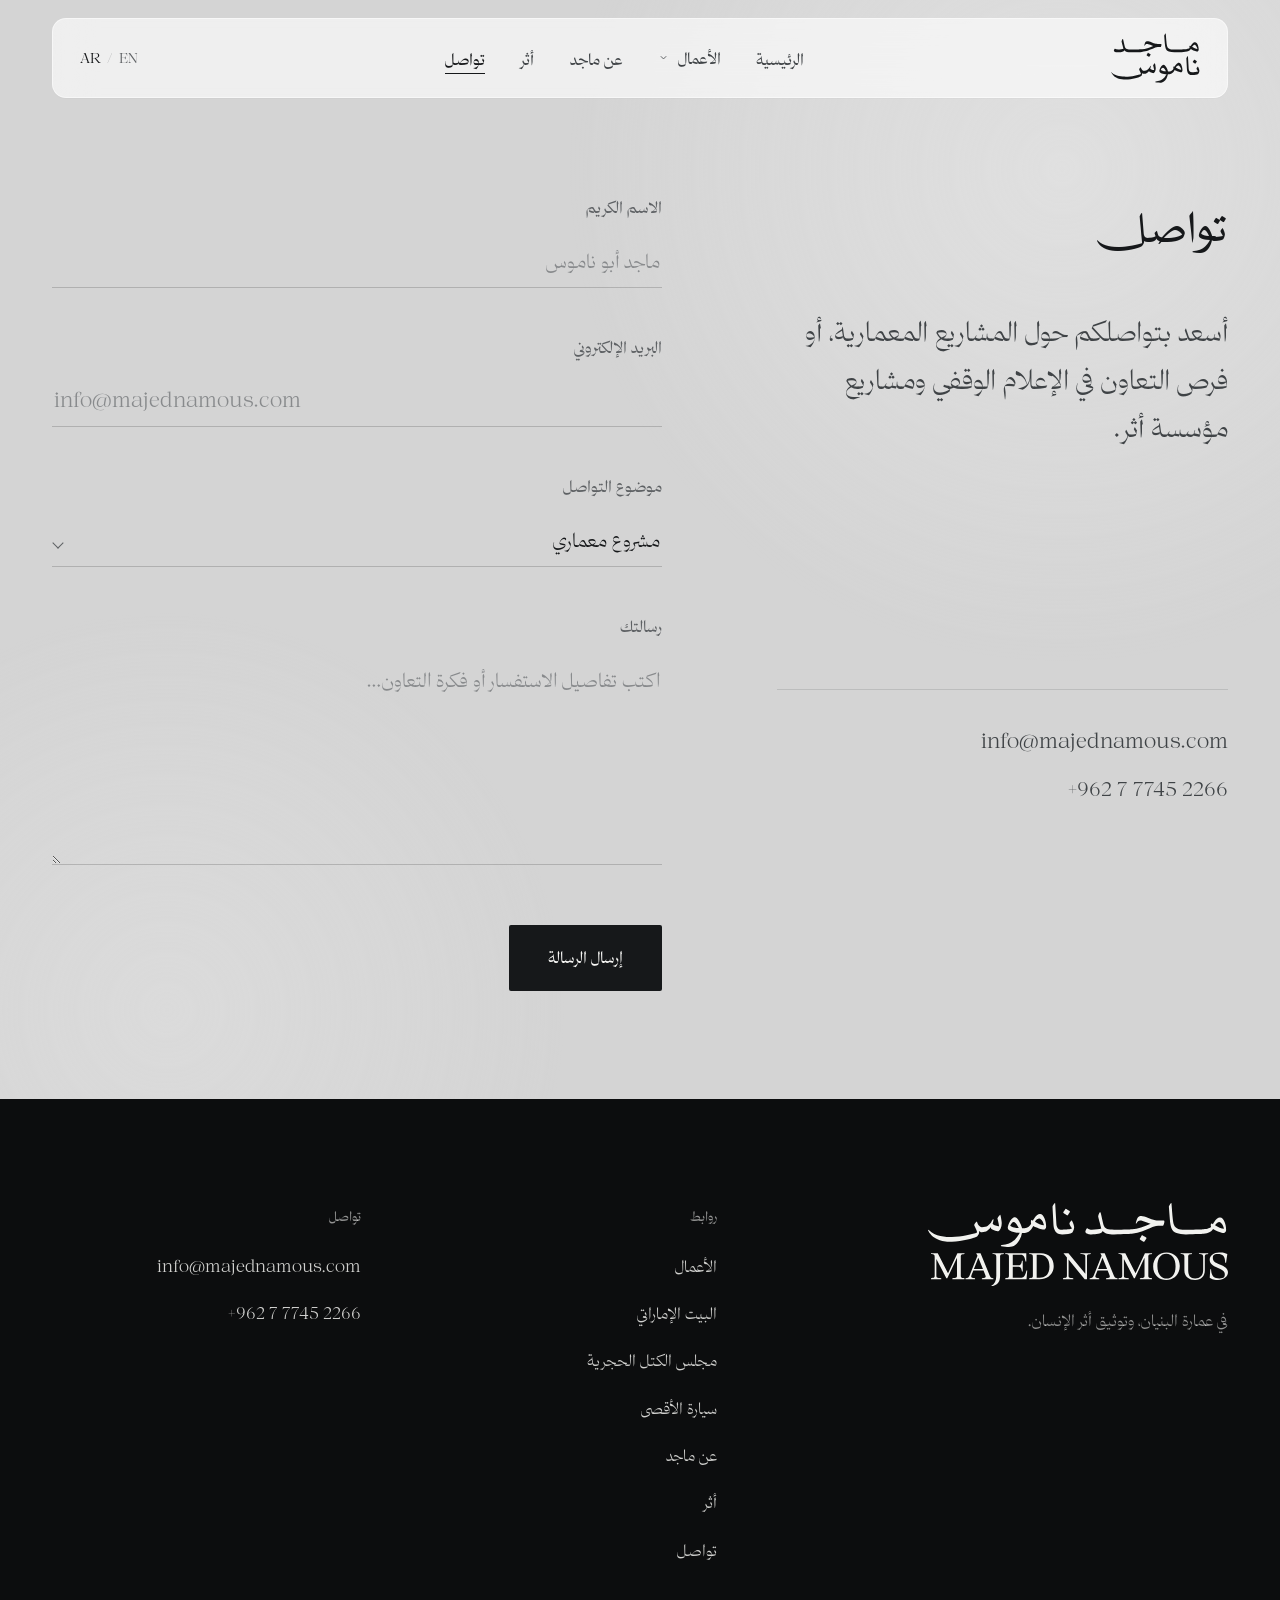
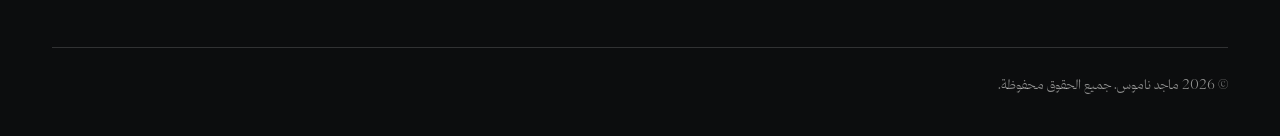
<file: contact.html>
<!DOCTYPE html>
<html lang="ar" dir="rtl" class="no-js">
<head>
  <meta charset="utf-8">
  <meta name="viewport" content="width=device-width, initial-scale=1, viewport-fit=cover">
  <title>Majed Namous ماجد ناموس</title>
  <meta name="description" content="في عمارة البنيان، وتوثيق أثر الإنسان.">
  <link rel="canonical" href="https://majednamous.com/contact.html">
  <link rel="alternate" hreflang="ar" href="https://majednamous.com/contact.html">
  <link rel="alternate" hreflang="en" href="https://majednamous.com/en/contact.html">
  <link rel="alternate" hreflang="x-default" href="https://majednamous.com/contact.html">
  <meta name="theme-color" content="#d4d4d4">
  <link rel="icon" href="favicon.ico" sizes="32x32">
  <link rel="icon" href="assets/img/favicon-512.png" type="image/png" sizes="512x512">
  <link rel="apple-touch-icon" href="assets/img/apple-touch-icon.png">
  <meta property="og:type" content="website">
  <meta property="og:site_name" content="Majed Namous ماجد ناموس">
  <meta property="og:locale" content="ar_JO">
  <meta property="og:title" content="Majed Namous ماجد ناموس">
  <meta property="og:description" content="في عمارة البنيان، وتوثيق أثر الإنسان.">
  <meta property="og:url" content="https://majednamous.com/contact.html">
  <meta property="og:image" content="https://majednamous.com/assets/img/work-2016-1000.jpg">
  <meta name="twitter:card" content="summary_large_image">
  <link rel="preload" as="font" type="font/woff" href="assets/fonts/thmanyah-light.woff" crossorigin>
  <link rel="preload" as="font" type="font/woff" href="assets/fonts/majed-arabic.woff" crossorigin>
  <link rel="stylesheet" href="assets/css/site.css?v=26466cbd">
</head>
<body>
<a class="skip" href="#main">تخطّي إلى المحتوى</a>
<header class="nav" data-nav>
  <div class="nav__bar">
    <a class="nav__logo" href="index.html" aria-label="ماجد ناموس"><svg aria-hidden="true" focusable="false" id="Layer_1" xmlns="http://www.w3.org/2000/svg" version="1.1" viewBox="81 194 1084 611">
  
  <path d="M563.5,453.7c-1.7-1.3-3.4-2.6-5.2-3.8-1.8-1.2-3.5-2.4-5.1-3.5-1.7-1.1-2.6-1.7-3-1.7-1.4-.8-4.3-2.3-8.7-4.6s-7.4-3.5-9.2-3.5-1.5,1.7-3.3,5.1c-1.8,3.5-3.2,6.1-4.3,7.9s-2.7,4.3-4.9,7.6c-2.2,3.2-3.2,5.9-3.2,8.1s2.2,2.9,6.5,5.6c4.4,2.7,7.5,4.8,9.2,6.2,1.8,1.4,4.4,3.1,7.8,4.9s6,2.7,7.8,2.7,3.8-2,6-5.9c2.1-4,3.9-7.1,5.4-9.2.7-1.4,2-3.5,3.8-6.2s2.7-5.1,2.7-7.3-.8-1.1-2.4-2.4h.1Z"/>
  <path d="M698.1,336c0,2.6-.4,5.3-1.1,8.4-.7,3.1-1.5,6.1-2.4,9s-2,5.6-3.2,7.9c-1.3,2.3-2.5,4.1-3.5,5.1h-16.8c-13,0-24.6.8-34.7,2.2s-18.8,4-26,7.6c-13.3,6.1-26,11.8-37.9,17-11.9,5.3-23.9,10-36,14.1s-24.6,7.7-37.4,10.5c-12.9,2.9-26.9,5.3-42,7.1-9,1-23.5,2.1-43.6,3.2-20,1-48.8,1.8-86.4,2.2-21,0-38.3-1.8-52-5.4-13.8-3.6-24.6-9.9-32.5-19l-2.2,5.4c-2.2,3.6-5.9,6.5-11.4,8.9-5.4,2.4-11.7,4.3-18.9,5.7s-15.2,2.6-23.8,3.2c-8.6.8-17.4,1.1-26,1.1s-12.2-.7-19.2-2c-7.1-1.2-12.2-2.8-15.5-4.6-6.1-3.6-9.2-8.1-9.2-13.5s.4-5,1.3-7.3,1.9-4.7,3-7.3c1.4-2.9,2.7-5.3,3.8-7.1s2.7-2.9,4.9-3.2c1.1,0,2.3.5,3.8,1.7,1.4,1,3.5,2.3,5.9,3.5,2.6,1.3,5.8,2.5,9.8,3.5,4,1.1,9,1.6,15.2,1.6,13.7,0,27.1-.8,40.3-2.5,13.2-1.6,22.8-3.5,29-5.6-1.4-4.7-3.2-11.1-5.4-19.3-2.2-8.1-4.3-16.5-6.5-25.2-2.2-8.6-4.4-16.9-6.5-24.9-2.1-7.9-3.8-14.4-4.8-19.5,0-2.5.5-5.7,1.6-9.5s2.5-7.4,4.1-10.8c1.6-3.5,3.2-6.3,4.9-8.6,1.6-2.3,3.2-3.5,4.6-3.5s2.9,1.4,3.2,4.4c3.6,14.8,7.1,30.2,10.6,46,3.4,15.9,6.8,30.1,10,42.7,2.6,9.1,6,16,10.5,20.9,4.5,4.8,10.1,8.4,16.5,10.5s14,3.5,22.5,4.1c8.4.5,18,.8,28.4.8,20.5,0,38.3,0,53-.3,14.8-.1,27.4-.5,37.7-.8,10.3-.3,18.6-.7,24.9-1,6.3-.4,11.1-.7,14.4-1,1,0,2,0,2.9-.2,20.5-1.3,42.4-5.6,65.6-12.8,24.4-7.6,47.9-16.6,70.6-27.1-4.7-1.4-10.3-3.5-16.8-5.9-6.5-2.6-13.4-5.2-20.6-7.9s-14.3-5-21.4-7c-7.1-2-13.2-3-18.7-3s-11.6,1.8-15.2,5.4-7.2,8.1-10.8,13.5c-.8.8-1.3,1.4-1.7,2.2-.3.8-1,1-2.1,1s-1.7-.9-1.7-2.7v-2.2c0-.3.1-.7.5-1,1.8-7.6,3.7-14.4,5.7-20.6,2-6.1,4.4-11.4,7.3-15.6,2.9-4.4,6.4-7.7,10.5-10.1,4.2-2.3,9.5-3.5,16-3.5s13.8,1.4,21.9,4.1c8.1,2.7,16.7,5.9,25.7,9.5s18.3,7.1,27.7,10.5c9.3,3.5,18.6,5.7,27.6,6.8,6.1.8,12.8,1.3,20,1.6,7.2.3,13.4.5,18.4.5s9,0,14.1-.3c5-.1,8.3-.2,9.8-.2,3.6,0,5.4,2.9,5.4,8.6h.3Z"/>
  <path d="M1150,369c-2-10.6-4.9-20.6-8.7-29.9s-8.5-17.1-14.1-23.5c-5.6-6.2-12-9.4-19.3-9.4s-9.8,1.3-14.4,3.8c-4.5,2.5-8.7,5.6-12.7,9.4s-7.7,8-11.1,12.6c-3.5,4.7-6.5,9-8.9,12.9l-5.9,9.7c-2.9-2.9-5.8-4.3-8.7-4.3s-3.4,1-4.8,3.2c-1.5,2.1-2.2,5.3-2.2,9.6s.9,8.3,2.7,12.9c-3.2,2.5-7.2,4.7-12,6.7-4.7,2-9.5,3.7-14.6,5.2-5,1.4-10.1,2.5-15.2,3.2-3.5.5-6.7.8-9.6,1-1.3.1-2.6.1-3.9.1-3.2.4-8,.7-14.3,1-6.3.4-14.7.8-25,1-10.2.4-22.8.7-37.6.8-14.8.2-32.5.3-53.1.3s-16.8,0-25.7-.3c-8.8-.1-17.4-1.4-25.7-3.8-8.3-2.3-15.9-6.2-22.7-11.7-6.8-5.4-12.1-13.5-15.7-24.4-1.4-4.4-2.7-9.9-3.8-16.8-1.1-6.8-2.1-14.3-3-22.2-.9-8-1.7-15.8-2.4-23.6-.8-7.8-1.3-14.3-1.7-19.7-.7-9.8-1.4-19.2-2.2-28.2-.7-9-1.3-16.9-1.9-23.5s-1-12.1-1.3-16.2c-.4-4.1-.7-6.2-1-6.2-1.8,0-3.7,1.4-5.7,4.1-2,2.7-3.8,5.7-5.6,8.9-2.2,4-4.5,8.4-7.1,13,2.9,37.2,5.3,69,7.3,95.3s5.7,47.5,11.1,63.3c6.8,18.4,19.6,30.8,38.1,37.2,18.7,6.3,41.7,9.5,69,9.5,37.6-.4,66.3-1.1,86.4-2.2,20-1.1,34.5-2.2,43.5-3.2,17.4-1.4,31.6-4.9,42.8-10.3,11.2-5.4,20.4-13.4,27.6-23.8,5.8,3.6,12.4,7.2,19.8,10.8s14.7,6.8,22,9.5c7.2,2.7,14.1,4.9,20.5,6.5,6.5,1.6,12,2.5,16.2,2.5s7.9-2.2,11.7-6.5c3.8-4.3,5.7-9.7,5.7-16.2s-1-17.7-3-28.3h0l.2.2ZM1104.5,380.3c-12.1-5-23.2-10.6-33.2-16.8,3.9-7.2,8.7-13.2,14.3-17.9,5.6-4.7,10.9-7,16-7s8.3,1.6,11.9,4.9c3.6,3.2,7,7.4,10,12.4,3.1,5.1,5.8,10.5,8.1,16.2,2.3,5.8,4.1,11.4,5.2,16.8-9.4-.7-20.2-3.5-32.3-8.6h0Z"/>
  <path d="M627.7,626.1c0,14.4-2.7,27.3-8.1,38.4-5.4,11.2-11.4,17.9-17.9,20.1-2.2,0-6.2-.6-12.2-1.9-5.9-1.3-12-3-18.1-5.2s-11.6-4.7-16.2-7.6c-4.7-2.9-7.1-5.9-7.1-9.2s.2-1.8.6-3.2c.3-1.4.5-2.6.5-3.2-8.3,11.2-17.8,20.3-28.4,27.3-10.7,7.1-23.8,10.6-39.3,10.6s-5.2-.8-10-2.2c-4.9-1.4-8.4-4.1-10.6-8.1.4,1.4.5,2.8.3,4.1s0,2.6.2,4.1c0,7.2-1.5,13.6-4.6,19.2-3.1,5.6-6.5,10.2-10.5,13.8-3.2,2.6-11.3,5.9-24.1,10.3-12.8,4.3-28.1,8.7-46,13-17.8,4.3-37.1,8.1-57.6,11.4-20.6,3.2-40.1,4.9-58.5,4.9s-29.3-.9-45.7-2.7c-16.5-1.8-32.5-5.6-48.2-11.1-15.7-5.6-30.5-13.5-44.4-23.8-13.8-10.3-25.1-23.9-33.8-40.8-1.8-3.3-2.7-6.2-2.7-8.7s.4-1.6,1.1-1.6c1.4,0,3.6,1.4,6.5,4.3,10.8,11.2,23.5,20.2,38.2,26.8,14.6,6.7,29.7,11.7,45.2,15.1,15.5,3.5,30.8,5.6,45.7,6.5,15,.9,27.9,1.3,38.7,1.3,16.6,0,34.5-1.2,53.6-3.5,19.1-2.4,37.5-5.4,55-9s33.2-7.4,47.1-11.2,23.9-7.2,30.1-10.1c-.8-5.4-2.9-12.6-6.5-21.3s-7.9-18-12.9-27.8c-1.1-2.2-1.6-3.9-1.6-5.4,0-3.9,2.2-8.7,6.5-14.1,1.5-1.8,3.6-4.2,6.5-7.3s5-4.6,6.5-4.6c1.4,3.2,2.7,6.2,3.8,8.9,1,2.7,2,5.6,2.7,8.4,3.9,7.2,8.6,13.2,14.1,18.1s11,7.3,16.8,7.3c9.4,0,17.6-1.1,24.7-3.5,7-2.3,13.2-5.3,18.6-8.9,5.4-3.6,10-7.5,13.8-11.9,3.8-4.3,7.1-8.4,10-12.3.4-.4,1.3-2,2.7-4.9s3-5.7,4.9-8.6c1.8-2.9,3.4-5.6,4.8-8.1,1.4-2.5,2.4-3.8,2.7-3.8,1.8,0,2.7,2.3,2.7,7s-.2,2.2-.5,4.4c-.4,1.8-1,4.7-1.9,8.6-.9,4-2.3,9-4.1,15.1,1.4,2.5,4.2,4.8,8.4,7,4.1,2.1,8.6,4.1,13.2,5.9,4.7,1.8,9.4,3.2,14.1,4.4,4.7,1,8.7,1.8,12,2.1-.4-3.2-1-7.4-2-12.3-.9-5-2-10.2-3.2-15.6-1.3-5.3-2.5-10.8-3.8-16.2-1.3-5.3-2.5-9.8-3.5-13.5,0-1,.9-2.9,2.7-5.6,1.8-2.6,3.8-5.6,5.9-8.6,2.2-3.1,4.1-5.8,5.9-8.1s3.1-3.7,3.8-4c.3,0,.6,0,.8-.3.2-.2.5-.3.8-.3,1.5,0,2.7,2,3.8,6,.7,3.2,1.5,7.5,2.4,12.9s1.8,10.8,2.7,16.2,1.7,10.6,2.2,15.5c.5,4.8.8,8.6.8,11.1h-.1Z"/>
  <path d="M951.8,621.5c-2-10.6-4.9-20.7-8.7-30.1-3.8-9.3-8.5-17.2-14.1-23.5s-12-9.5-19.3-9.5-9.8,1.3-14.4,3.8c-4.5,2.5-8.7,5.6-12.7,9.5-4,3.8-7.7,8-11.1,12.7-3.4,4.7-6.4,9-8.9,13l-6,9.7c-1.4-1-2.8-2-4.1-2.9s-2.6-1.3-4.1-1.3c-4,0-5.9,4-5.9,11.9s.5,8.7,1.7,15.2c-4,8.3-10.2,15.9-18.4,22.7-8.3,6.8-18.4,10.3-30.3,10.3s-.4,0-.6,0h-17.3c-2.5-9-5.8-18.3-9.7-27.9-4-9.5-8.3-18.2-13-26s-9.7-14.1-14.9-19c-5.3-4.8-10.4-7.3-15.4-7.3s-13.5,3-19.8,9-12,13.1-16.8,21.4c-4.9,8.3-8.8,16.8-11.7,25.2-2.9,8.5-4.4,15.4-4.4,20.8s2.7,12.7,8.1,17.4c5.4,4.7,12.4,8.5,20.8,11.4,8.5,2.9,18,5,28.4,6.2,10.5,1.3,20.8,2.1,30.9,2.4-2.2,4.7-5,9.8-8.4,15.2-3.5,5.4-7.2,10.8-11.4,16.2s-8.6,10.5-13.2,15.4c-4.7,4.9-9.2,9-13.5,12.2-6.5,5.4-12.6,9.5-18.2,12.2-5.6,2.7-10.4,5-14.3,6.8-8.3,2.9-17,5.3-26,7.3s-18,3.4-27.1,4.1c-4.7.8-7.1,2.6-7.1,5.4s1.3,2.7,3.8,3.8c9,2.1,18.4,3.7,28.1,4.6,9.8.9,19,1.3,27.6,1.3s15.1-1.1,23.6-3.2c8.4-2.2,16.1-5.8,23-10.8,12.6-9.4,23.2-22.3,31.9-38.5s14.4-33.2,17.4-50.8h18.9c7.6,0,14.6-1.6,21.1-4.7,6.5-3,12.4-7,17.8-11.9,5.4-4.9,10.2-10.4,14.4-16.5,4.1-6.1,7.7-12.4,10.5-19,5.8,3.7,12.3,7.1,19.6,10.3s14.5,6.2,21.9,8.7c7.4,2.6,14.3,4.6,20.6,6s11.7,2.1,16,2.1,7.9-2.1,11.7-6.5,5.7-9.8,5.7-16.2-1-17.8-3-28.4h0l.3-.2ZM736.5,661.1c-6.2-.6-12.1-1.6-17.9-3-5.7-1.4-11.1-3.3-16.2-5.7-5-2.3-9.2-5.5-12.4-9.5,2.9-5.4,6.5-11,11.1-16.8,4.5-5.7,9.3-8.7,14.4-8.7s12,4.1,18.7,12.5c6.6,8.3,13,19,19.2,31.9-5,0-10.6-.2-16.8-.8h0ZM906.1,632.8c-12.3-5.3-23.5-11.1-33.6-17.2,4-7.3,9-13.2,14.9-17.8,5.9-4.5,11.4-6.8,16.5-6.8s7.8,1.7,11.7,5c3.8,3.2,7.2,7.5,10.2,12.6,3.1,5.1,5.7,10.7,7.9,16.7s3.8,11.6,4.9,16.7c-9.4-.8-20.2-3.8-32.5-9h0v-.2Z"/>
  <path d="M1161.1,655.4c0,3.2-.5,7.1-1.7,11.4-1.1,4.4-2.4,8.6-4.1,12.7-1.6,4.2-3.3,7.8-5.1,10.8-1.8,3.1-3.5,5-4.9,5.7-5.8,3.6-15.3,6.6-28.4,9s-27.4,3.5-42.5,3.5-.6,0-.9,0h-1.3c-7.2,0-14.5-.8-22-2.5-7.4-1.6-14.1-5.3-20-11.1s-10.9-13.9-14.9-24.4-6.3-24.8-7.1-42.8c-.7-17.4-1.7-36.9-2.9-58.7-1.3-21.9-2.5-43.8-3.5-65.8,2.2-4.4,4.4-8.5,6.5-12.5,1.8-3.2,3.8-6.2,5.7-9s3.8-4.1,5.7-4.1,1.1.5,1.3,1.4c.2,1,.5,3,.8,6.2l8.7,146.2c.7,13,4.2,23.3,10.5,30.9,6.3,7.5,16.7,11.4,31.1,11.4s.4,0,.7,0h1.5c6.1,0,12.8-.3,20-.8s14.1-1.3,20.8-2.2c6.7-.9,12.8-1.8,18.2-2.7,5.4-.9,9.2-1.9,11.4-2.9-.8-2.2-2.1-4.8-4.1-7.9-2-3-4.1-6.3-6.2-9.7-2.2-3.5-4.1-6.8-5.7-10.3s-2.4-6.2-2.4-8.4c0-4,2.1-8.3,6.2-13s7.7-8.4,10.5-11.4c5.8,10.5,10.2,20.3,13.3,29.6,3,9.2,4.6,16.3,4.6,21.4h.2Z"/>
  <path d="M1127.8,537.1c-1.7-1.3-3.3-2.6-5.1-3.8-1.9-1.2-3.5-2.4-5.2-3.5-1.6-1.1-2.6-1.7-2.9-1.7-1.5-.8-4-2.3-7.6-4.6s-6.3-3.5-8.1-3.5-1.8,1.7-4.4,5.1c-2.5,3.5-4.3,6.1-5.4,7.9-1.1,1.8-2.7,4.3-4.9,7.6-2.1,3.2-3.2,5.9-3.2,8.1s2.2,2.9,6.5,5.6c4.3,2.7,7.4,4.8,9.2,6.2s4.4,3.1,7.8,4.9c3.5,1.8,6.1,2.7,7.9,2.7s3.8-2,5.9-5.9c2.2-4,4-7.1,5.4-9.2.8-1.4,2-3.5,3.8-6.2s2.7-5.1,2.7-7.3-.8-1.1-2.4-2.4h0Z"/>
</svg></a>
    <nav class="nav__links" aria-label="التنقّل">
      <ul>
        <li><a class="nav__link" href="index.html#top">الرئيسية</a></li>
        <li class="nav__item--sub" data-sub><a class="nav__link" href="index.html#works">الأعمال</a><button class="nav__caret" type="button" data-sub-toggle aria-expanded="false" aria-controls="nav-sub" aria-label="مشاريع من الأعمال"><svg viewBox="0 0 10 10" fill="none" aria-hidden="true" focusable="false"><path d="M2 3.6 5 6.6 8 3.6" stroke="currentColor" stroke-width="1.1"/></svg></button><ul class="nav__sub" id="nav-sub"><li><a href="emirati.html">البيت الإماراتي</a></li><li><a href="monolith.html">مجلس الكتل الحجرية</a></li><li><a href="aqsa.html">سيارة الأقصى</a></li></ul></li>
        <li><a class="nav__link" href="index.html#about">عن ماجد</a></li>
        <li><a class="nav__link" href="index.html#athar">أثر</a></li>
        <li><a class="nav__link" href="contact.html" aria-current="page">تواصل</a></li>
      </ul>
    </nav>
    <div class="nav__end">
      <div class="lang"><span aria-current="true">AR</span><span class="lang__sep" aria-hidden="true">/</span><a href="en/contact.html" lang="en" hreflang="en">EN</a></div>
      <button class="nav__toggle" type="button" data-nav-toggle
              aria-expanded="false" aria-controls="nav-menu" aria-label="فتح القائمة">
        <span></span><span></span>
      </button>
    </div>
  </div>
  <div class="nav__menu" id="nav-menu" data-nav-menu aria-hidden="true">
    <div class="nav__menu-inner">
      <ul>
        <li><a class="" href="index.html#top">الرئيسية</a></li>
        <li><a href="index.html#works">الأعمال</a><ul class="nav__menu-sub"><li><a href="emirati.html">البيت الإماراتي</a></li><li><a href="monolith.html">مجلس الكتل الحجرية</a></li><li><a href="aqsa.html">سيارة الأقصى</a></li></ul></li>
        <li><a class="" href="index.html#about">عن ماجد</a></li>
        <li><a class="" href="index.html#athar">أثر</a></li>
        <li><a class="" href="contact.html" aria-current="page">تواصل</a></li>
      </ul>
    </div>
  </div>
</header>

<main id="main">
  <section class="contact-hero section ambient">
    <div class="wrap">
      <div class="contact__grid">

        <div class="contact__intro">
          <h1 class="contact__title reveal">تواصل</h1>
          <p class="lead reveal" data-delay="1">أسعد بتواصلكم حول المشاريع المعمارية، أو فرص التعاون في الإعلام الوقفي ومشاريع مؤسسة أثر.</p>
        </div>

        <form class="form reveal" data-delay="1" data-form
              data-endpoint=""
              data-msg-sending="جارٍ الإرسال…"
              data-msg-ok="شكرًا لتواصلك، وصلت رسالتك بنجاح."
              data-msg-fail="تعذّر الإرسال الآن. يمكنك مراسلتي مباشرة على info@majednamous.com"
              data-msg-unconfigured="نموذج الإرسال غير موصول بخادم بعد، فلن تصل الرسالة من هنا. راسلني مباشرة على info@majednamous.com أو على الهاتف أدناه."
              method="post" action="">

          <div class="field">
            <label for="f-name">الاسم الكريم</label>
            <input id="f-name" name="name" type="text" autocomplete="name"
                   placeholder="ماجد أبو ناموس" required>
          </div>

          <div class="field">
            <label for="f-email">البريد الإلكتروني</label>
            <input id="f-email" name="email" type="email" autocomplete="email"
                   placeholder="info@majednamous.com" required dir="ltr">
          </div>

          <div class="field field__select">
            <label for="f-subject">موضوع التواصل</label>
            <select id="f-subject" name="subject" required>
            <option value="مشروع معماري">مشروع معماري</option>
            <option value="تعاون مع مؤسسة أثر للإعلام الوقفي">تعاون مع مؤسسة أثر للإعلام الوقفي</option>
            <option value="إعلام وتوثيق">إعلام وتوثيق</option>
            <option value="استفسار آخر">استفسار آخر</option>
            </select>
          </div>

          <div class="field">
            <label for="f-message">رسالتك</label>
            <textarea id="f-message" name="message" rows="6"
                      placeholder="اكتب تفاصيل الاستفسار أو فكرة التعاون…" required></textarea>
          </div>

          <button class="form__submit" type="submit">إرسال الرسالة</button>

          <p class="form__status" data-form-status role="status" aria-live="polite"></p>
        </form>

        <div class="contact__details reveal" data-delay="2">
          <a class="contact__detail" href="mailto:info@majednamous.com">info@majednamous.com</a>
          <a class="contact__detail" href="tel:+962777452266">+962 7 7745 2266</a>
        </div>

      </div>
    </div>
  </section>
</main>
<footer class="footer">
  <div class="wrap">
    <div class="footer__top">
      <div>
        <a class="footer__logo" href="index.html" aria-label="ماجد ناموس"><svg aria-hidden="true" focusable="false" id="Layer_1" xmlns="http://www.w3.org/2000/svg" version="1.1" viewBox="0 0 2236.8 622.2">
  
  <g>
    <path d="M365.8,219.7c-.7-5.5-2.9-12.7-6.6-21.6-3.7-8.8-8-18.2-13.2-28.1-1.1-2.2-1.6-4-1.6-5.5,0-4,2.2-8.8,6.6-14.3,1.5-1.8,3.7-4.3,6.6-7.4,2.9-3.1,5.1-4.7,6.6-4.7,1.5,3.3,2.8,6.3,3.8,9.1,1.1,2.8,2,5.6,2.8,8.5,4,7.3,8.8,13.4,14.3,18.4,5.5,4.9,11.1,7.4,17,7.4,9.5,0,17.8-1.2,25-3.5s13.4-5.4,18.9-9c5.5-3.6,10.1-7.6,14-12,3.8-4.4,7.2-8.5,10.1-12.5.4-.4,1.3-2,2.8-4.9,1.5-2.9,3.1-5.8,4.9-8.7,1.8-2.9,3.5-5.6,4.9-8.2s2.4-3.8,2.8-3.8c1.8,0,2.7,2.4,2.7,7.1s-.2,2.2-.5,4.4c-.4,1.8-1,4.7-1.9,8.7-.9,4-2.3,9.1-4.1,15.3,1.5,2.5,4.3,4.9,8.5,7.1,4.2,2.2,8.7,4.2,13.4,6s9.5,3.3,14.3,4.4c4.8,1.1,8.8,1.8,12.1,2.2-.4-3.3-1-7.4-1.9-12.5-.9-5.1-2-10.4-3.3-15.8-1.3-5.4-2.6-10.9-3.8-16.4-1.3-5.4-2.5-10-3.6-13.6,0-1.1.9-3,2.8-5.7,1.8-2.7,3.8-5.6,6-8.7,2.2-3.1,4.2-5.8,6-8.2,1.8-2.4,3.1-3.7,3.8-4.1.4,0,.6,0,.8-.3.2-.2.5-.3.8-.3,1.5,0,2.7,2,3.8,6,.7,3.3,1.5,7.7,2.5,13.2.9,5.5,1.8,11,2.8,16.4.9,5.5,1.6,10.7,2.2,15.6.5,4.9.8,8.7.8,11.2,0,14.6-2.8,27.6-8.2,38.9s-11.5,18.1-18.1,20.3c-2.2,0-6.3-.6-12.3-1.9-6-1.3-12.2-3-18.4-5.2-6.2-2.2-11.7-4.8-16.5-7.7-4.8-2.9-7.1-6-7.1-9.3s.2-1.8.5-3.3c.4-1.5.5-2.6.5-3.3-8.4,11.3-18,20.6-28.8,27.7-10.8,7.1-24,10.7-39.8,10.7s-5.2-.7-10.1-2.2c-4.9-1.5-8.5-4.2-10.7-8.2.4,1.5.5,2.8.3,4.1-.2,1.3-.1,2.7.3,4.1,0,7.3-1.6,13.8-4.7,19.5-3.1,5.7-6.7,10.3-10.7,14-3.3,2.6-11.4,6-24.4,10.4-13,4.4-28.5,8.8-46.6,13.2s-37.6,8.2-58.4,11.5c-20.9,3.3-40.6,4.9-59.2,4.9s-29.7-.9-46.3-2.8c-16.6-1.8-32.9-5.6-48.8-11.2-15.9-5.7-30.9-13.7-45-24.1-14.1-10.4-25.5-24.2-34.3-41.4-1.8-3.3-2.8-6.2-2.8-8.8s.4-1.6,1.1-1.6c1.5,0,3.6,1.5,6.6,4.4,11,11.3,23.9,20.4,38.7,27.1,14.8,6.8,30.1,11.9,45.8,15.4,15.7,3.5,31.2,5.7,46.3,6.6,15.2.9,28.2,1.4,39.2,1.4,16.8,0,34.9-1.2,54.3-3.6,19.4-2.4,37.9-5.4,55.7-9.1,17.7-3.7,33.6-7.5,47.7-11.3,14.1-3.9,24.2-7.3,30.4-10.2h0Z"/>
    <path d="M877.8,146.2c-2-10.9-5-21-8.8-30.4-3.9-9.6-8.5-17.5-14.2-24-5.7-6.3-12.2-9.6-19.5-9.6s-10,1.3-14.6,3.9c-4.4,2.6-8.8,5.7-12.7,9.6-4.1,3.9-7.9,8.1-11.2,12.9-3.5,4.8-6.6,9.2-9.2,13.1l-5.9,10c-1.5-1.1-3-2-4.2-2.9s-2.6-1.5-4.1-1.5c-4.1,0-6.1,4.1-6.1,12.2s.5,8.7,1.7,15.3c-3.9,8.5-10.1,16-18.6,23.1-8.3,7-18.6,10.3-30.6,10.3s-.9,0-1.3.2c-.4-.2-.9-.2-1.5-.2h-15.3c-2.6-9-5.9-18.4-10-28.2-4.1-9.6-8.5-18.4-13.1-26.4-4.8-7.8-9.8-14.2-15.1-19.2-5.3-4.8-10.5-7.4-15.7-7.4s-13.7,3.1-19.9,9c-6.5,6.1-12.2,13.3-17.2,21.8-4.8,8.3-8.8,16.8-11.8,25.4-2.8,8.7-4.2,15.7-4.2,21s2.8,12.9,8.1,17.7c5.5,4.6,12.5,8.5,21.2,11.4,8.5,2.9,18.1,5,28.8,6.3,10.5,1.3,21,2.2,31.2,2.6-2.2,4.6-5,9.8-8.5,15.3-3.5,5.5-7.2,10.9-11.4,16.4s-8.7,10.7-13.5,15.7c-4.8,5-9.4,9-13.7,12.4-6.6,5.5-12.7,9.6-18.4,12.4-5.7,2.8-10.5,5-14.6,6.8-8.3,3-17.2,5.4-26.4,7.4-9,2-18.3,3.3-27.3,4.1-4.8.7-7.2,2.6-7.2,5.5s1.3,2.8,3.9,3.9c9,2.2,18.6,3.7,28.6,4.6,9.8.9,19.2,1.5,27.8,1.5s15.3-1.1,24-3.3c8.5-2.2,16.2-5.9,23.2-11.1,12.7-9.4,23.6-22.5,32.3-38.9,8.8-16.4,14.8-33.6,17.7-51.4h16.4c.5,0,1.1,0,1.5-.2.5.2.9.2,1.3.2,7.6,0,14.8-1.7,21.4-4.8,6.5-2.9,12.5-7,18.1-12,5.5-5,10.3-10.5,14.6-16.8,4.1-6.1,7.8-12.5,10.7-19.2,5.7,3.7,12.4,7.2,19.7,10.5,7.2,3.3,14.6,6.1,22.1,8.7s14.4,4.6,20.8,6.1c6.5,1.5,11.8,2.2,16.2,2.2s7.9-2.2,11.8-6.6,5.7-9.8,5.7-16.4-.9-18.1-3-28.8h0ZM659.9,186.3c-6.3-.6-12.4-1.7-18.3-2.9-5.7-1.5-11.2-3.5-16.4-5.9s-9.2-5.5-12.5-9.6c3-5.4,6.6-11.1,11.2-17s9.4-8.7,14.6-8.7,12,4.1,18.8,12.5,13.3,19.2,19.5,32.3c-5.2,0-10.9-.2-17-.7h0ZM831.4,157.7c-12.4-5.4-23.8-11.2-33.9-17.5,4.1-7.4,9-13.5,15.1-18.1,6.1-4.6,11.6-6.8,16.6-6.8s8.1,1.7,11.8,5c3.9,3.3,7.4,7.6,10.5,12.7,3.1,5.2,5.7,10.9,7.9,17s3.9,11.6,5,16.8c-9.6-.7-20.5-3.7-33-9h0Z"/>
    <path d="M1056,60.7c-1.7-1.3-3.3-2.6-5.2-3.9-1.8-1.3-3.5-2.4-5.2-3.5-1.7-1.1-2.8-1.7-3.1-1.7-1.5-.7-3.9-2.4-7.6-4.6-3.7-2.4-6.4-3.7-8.3-3.7s-1.8,1.8-4.4,5.2c-2.6,3.5-4.2,6.3-5.3,8.1s-2.8,4.2-5,7.6c-2.2,3.3-3.3,6.1-3.3,8.3s2.2,2.9,6.6,5.7c4.2,2.8,7.4,4.8,9.2,6.3,1.8,1.5,4.4,3.1,7.9,5,3.5,1.8,6.3,2.8,7.9,2.8s3.9-2,6.1-6.1c2.2-4.1,4.1-7.2,5.5-9.2.7-1.5,2-3.7,3.9-6.4,1.8-2.6,2.8-5.2,2.8-7.4s-.9-1.1-2.6-2.4Z"/>
    <path d="M1089.7,180.5c0,3.3-.6,7-1.7,11.4-1.1,4.4-2.4,8.7-4.1,12.9s-3.3,7.9-5.2,11.1c-1.8,2.9-3.5,5-5,5.7-5.9,3.7-15.5,6.6-28.8,9-13.5,2.4-27.7,3.5-43.2,3.5s-.7,0-1.1-.2c-.4.2-.7.2-1.1.2-7.2,0-14.6-.7-22.1-2.4-7.6-1.7-14.2-5.4-20.3-11.2-6.1-5.9-11.1-14.2-15.1-24.7-4.1-10.7-6.5-25.1-7.2-43.3-.7-17.5-1.7-37.4-3-59.6-1.3-22.1-2.4-44.3-3.5-66.6,2.2-4.4,4.4-8.7,6.5-12.5,1.8-3.3,3.9-6.4,5.9-9,2-2.8,3.9-4.2,5.7-4.2s1.1.5,1.3,1.5.5,3,.9,6.3l8.7,148.1c.7,13.1,4.4,23.6,10.7,31.2,6.5,7.8,17,11.6,31.5,11.6h2.2c6.3,0,13.1-.4,20.3-.9,7.4-.6,14.4-1.3,21.2-2.2,6.6-.7,12.9-1.7,18.3-2.6,5.5-.9,9.4-2,11.6-3.1-.7-2.2-2.2-4.8-4.1-7.9-2-3.1-4.2-6.4-6.4-9.8-2-3.5-4.1-7-5.7-10.5-1.7-3.5-2.4-6.3-2.4-8.5,0-4.1,2-8.5,6.3-13.1,4.2-4.8,7.8-8.7,10.7-11.6,5.9,10.7,10.3,20.6,13.5,29.9,3.1,9.4,4.6,16.6,4.6,21.8h0Z"/>
    <path d="M1626.4,258c-1.7-1.1-3.3-2.4-5.2-3.7-1.8-1.3-3.5-2.6-5.2-3.7s-2.8-1.7-3.1-1.7c-1.5-.7-4.2-2.2-8.7-4.6s-7.6-3.5-9.4-3.5-1.5,1.7-3.3,5.2c-1.8,3.5-3.1,6.1-4.2,7.9-1.1,1.8-2.8,4.4-5,7.8s-3.3,6.1-3.3,8.1,2.2,3.1,6.6,5.9c4.2,2.8,7.4,4.8,9.2,6.3,1.8,1.5,4.4,3.1,7.9,5,3.5,1.8,6.1,2.8,7.9,2.8s3.9-2,6.1-6.1,4.1-7.2,5.5-9.4c.7-1.5,2-3.5,3.9-6.3s2.8-5.2,2.8-7.4-.9-1.3-2.6-2.6h0Z"/>
    <path d="M1762.7,138.9c0,2.6-.4,5.4-1.1,8.5-.7,3.1-1.5,6.1-2.4,9s-2,5.5-3.3,7.9c-1.3,2.4-2.4,4.1-3.5,5.2h-17c-13.3,0-24.9.7-35.2,2.2-10.1,1.5-19,4.1-26.4,7.8-13.5,6.1-26.2,12-38.4,17.1-12,5.4-24.2,10.1-36.5,14.4-12.2,4.2-24.7,7.8-37.8,10.7-12.9,2.9-27.1,5.2-42.4,7-1.1.2-2,.2-2.8.2-9.2,1.1-23.1,2.2-41.5,3.1-20.3,1.1-49.4,1.8-87.4,2.2-21.2,0-38.7-1.8-52.7-5.5-13.8-3.5-24.7-10-32.8-19.2l-2.2,5.5c-2.2,3.7-6.1,6.6-11.4,9-5.5,2.4-12,4.2-19.2,5.7-7.4,1.5-15.5,2.6-24.2,3.3-8.8.7-17.5,1.1-26.4,1.1s-12.4-.6-19.6-1.8c-7-1.3-12.2-2.9-15.5-4.8-6.3-3.5-9.4-8.1-9.4-13.6s.6-5,1.5-7.4c.9-2.4,1.8-4.8,2.9-7.4,1.5-2.9,2.8-5.4,3.9-7.2,1.1-1.8,2.8-2.9,5-3.3.9,0,2.2.6,3.7,1.7s3.5,2.4,6.1,3.7c2.6,1.3,5.9,2.4,10,3.5,3.9,1.1,9,1.7,15.3,1.7,13.8,0,27.5-.9,40.8-2.6,13.5-1.7,23.2-3.5,29.5-5.7-1.5-4.8-3.3-11.2-5.5-19.4-2.2-8.3-4.4-16.8-6.6-25.6-2.2-8.7-4.4-17.1-6.6-25.1-2-8.1-3.7-14.8-4.8-19.9,0-2.4.6-5.7,1.7-9.6,1.1-3.7,2.4-7.4,4.1-10.9s3.3-6.4,5-8.8,3.1-3.5,4.6-3.5,2.9,1.5,3.3,4.4c3.7,14.9,7.2,30.4,10.7,46.7,3.5,16,6.8,30.4,10.1,43.3,2.6,9,6.1,16,10.7,21s10.1,8.5,16.6,10.7c6.6,2.2,14.2,3.5,22.9,4.1,8.5.6,18.3.9,28.8.9,20.8,0,38.7-.2,53.7-.4,15.1-.2,27.8-.4,38.2-.7,10.5-.4,18.8-.7,25.3-1.1s11.2-.7,14.6-1.1c.9,0,2-.2,2.9-.2,20.7-1.3,42.8-5.7,66.4-12.9,24.7-7.8,48.5-17,71.6-27.5-4.8-1.5-10.3-3.5-17-6.1s-13.5-5.2-20.8-7.9c-7.4-2.8-14.6-5.2-21.8-7.2-7-1.8-13.3-2.9-18.8-2.9s-11.8,1.8-15.3,5.5c-3.7,3.7-7.4,8.1-11.1,13.6-.7.7-1.3,1.5-1.7,2.2s-1.1,1.1-2.2,1.1-1.7-.9-1.7-2.8v-2.2c0-.4.2-.7.6-1.1,1.8-7.6,3.9-14.6,5.9-20.8,1.8-6.1,4.4-11.4,7.4-15.9s6.4-7.8,10.7-10.1c4.1-2.4,9.6-3.5,16-3.5s14,1.3,22.3,4.1c8.1,2.8,17,5.9,26,9.6,9.2,3.7,18.4,7.2,28,10.7,9.4,3.5,18.8,5.7,27.8,6.8,6.3.7,13.1,1.3,20.5,1.7,7.2.4,13.5.6,18.6.6s9,0,14.2-.2c5.2-.2,8.5-.4,9.8-.4,3.7,0,5.5,2.9,5.5,8.9h0Z"/>
    <path d="M2220.4,172.2c-2-10.7-5-20.8-8.9-30.2-3.7-9.6-8.5-17.5-14.2-23.8-5.7-6.5-12.2-9.6-19.4-9.6s-10.1,1.3-14.6,3.9c-4.6,2.6-8.9,5.7-12.9,9.4-4.1,3.9-7.8,8.1-11.2,12.9-3.5,4.8-6.4,9-9,13.1l-6.1,9.8c-2.9-2.9-5.9-4.4-8.9-4.4s-3.3,1.1-4.8,3.3c-1.5,2.2-2.2,5.5-2.2,9.8s.9,8.5,2.8,13.1c-3.3,2.6-7.4,4.8-12.2,6.8-4.8,2-9.6,3.7-14.8,5.2-5.2,1.5-10.3,2.6-15.3,3.3-3.9.6-7.6.9-10.7.9-1.1.2-2.2.2-3.1.2-3.3.4-8.1.7-14.6,1.1-6.3.4-14.8.7-25.1,1.1-10.5.4-23.2.6-38.2.7-14.9.2-32.8.4-53.7.4s-17.2-.2-26.2-.4c-8.8-.2-17.5-1.5-26-3.9-8.5-2.2-16-6.3-23.1-11.6-6.8-5.5-12.2-13.8-15.9-24.7-1.5-4.4-2.8-10.1-3.9-17-1.1-7-2-14.6-2.9-22.5-.9-8.1-1.8-16-2.6-24-.7-7.8-1.3-14.6-1.7-19.9-.7-10-1.5-19.4-2-28.6-.7-9.2-1.5-17.1-2-23.8-.6-6.8-.9-12.4-1.3-16.6-.4-4.1-.7-6.3-1.1-6.3-1.8,0-3.9,1.5-5.7,4.2-2,2.6-4.1,5.7-5.9,9-2.2,3.9-4.6,8.3-7,13.1,2.9,37.6,5.3,69.9,7.4,96.4,2,26.7,5.7,48.1,11.2,64.2,6.8,18.6,19.7,31.2,38.5,37.6,18.8,6.5,42.2,9.6,70.1,9.6,38-.4,67.1-1.1,87.4-2.2,20.3-1.1,35-2.2,44.1-3.3,17.7-1.5,32.1-4.8,43.3-10.3,11.4-5.5,20.7-13.5,28-24.2,5.9,3.7,12.5,7.4,19.9,11.1,7.6,3.5,14.9,6.8,22.3,9.6,7.4,2.6,14.2,4.8,20.8,6.4,6.6,1.7,12,2.6,16.4,2.6s7.9-2.2,11.8-6.6,5.7-9.8,5.7-16.4-.9-17.9-2.9-28.6h0ZM2174.3,183.9c-12.2-5.2-23.4-10.9-33.8-17.1,4.1-7.2,8.9-13.3,14.6-18.1s11.1-7,16.2-7,8.3,1.5,12,4.8c3.7,3.3,7,7.6,10.1,12.7,3.1,5,5.9,10.5,8.3,16.4,2.4,5.9,4.1,11.4,5.2,17-9.6-.7-20.3-3.7-32.6-8.7h0Z"/>
  </g>
  <g>
    <path d="M49.7,539.2v-135.8c0-17.4-2.7-19.5-27.7-22.4v-5.9h50.8l76.2,149.4,70-149.4h53.1v5.9c-25.1,3-27.8,5-27.8,22.4v135.8c0,17.4,2.7,19.5,27.5,22.4v6.2h-90.3v-6.2c31.9-2.7,34.5-4.1,34.5-22.4v-130.8l-72.3,152h-7.1l-74.4-143.2v121.9c0,18,3.2,19.8,36.3,22.4v6.2H22v-6.2c25.4-3,27.7-5,27.7-22.4h0Z"/>
    <path d="M311.6,536.5l57.3-143.5c-3.2-6.8-6.5-12.1-9.7-17.7v-.3h32.5l66.4,161.5c7.4,18.3,11.5,23,29.2,25.1v6.2h-85.6v-6.2c28.6-2.7,32.5-8,25.4-25.4l-13.3-33.1h-75.6l-13,32.8c-7.7,19.8-2.7,22.7,25.4,25.7v6.2h-71.1v-6.2c19.8-2.4,24.8-6.5,32.2-25.1h0ZM409.6,492.9l-34.2-84.7-33.4,84.7h67.6Z"/>
    <path d="M509.1,544.2v-140.8c0-17.1-2.4-19.2-28-22.4v-5.9h84.1v5.9c-25.4,3.2-27.8,5.3-27.8,22.4v137.9c0,47.5-15.9,68.5-63.5,80.9l-2.1-5c24.8-13.9,37.2-37.5,37.2-72.9h0Z"/>
    <path d="M734,503.8h5.9l-5.3,64.1h-158.8v-6.2c25.4-3.2,27.7-4.4,27.7-22.4v-135.8c0-17.4-2.4-19.2-27.7-22.4v-5.9h157v61.1h-5.9c-4.7-32.8-13.9-50.8-34.8-50.8h-60.2v79.4h39.3c18.3,0,25.1-8.3,29.2-34.5h5.9v79.7h-5.9c-4.1-26.6-10.9-34.8-29.2-34.8h-39.3v82.4h65.5c17.4,0,28-18,36.6-53.7h0Z"/>
    <path d="M781.9,539.2v-135.8c0-18-2.7-19.2-27.7-22.4v-5.9h87.4c58.8,0,95.6,36.3,95.6,94.8s-41.9,98-104.5,98h-78.5v-6.2c25.1-3.2,27.7-4.4,27.7-22.4ZM905.6,472.8c0-54.3-27.5-87.4-72.9-87.4h-22.4v171.8h22.4c46.9,0,72.9-30.1,72.9-84.4h0Z"/>
    <path d="M1035.8,539.2v-132.5l-25.7-31.6h36.9l126,152.6v-124.3c0-18-2.9-19.8-36.3-22.4v-5.9h76.8v5.9c-25.7,3-28.1,5-28.1,22.4v165.9h-17.1l-120.1-147.6v117.5c0,18,2.9,19.8,34.8,22.4v6.2h-76.5v-6.2c26.9-3,29.2-5,29.2-22.4h0Z"/>
    <path d="M1237.4,536.5l57.3-143.5c-3.2-6.8-6.5-12.1-9.7-17.7v-.3h32.5l66.4,161.5c7.4,18.3,11.5,23,29.2,25.1v6.2h-85.6v-6.2c28.6-2.7,32.5-8,25.4-25.4l-13.3-33.1h-75.6l-13,32.8c-7.7,19.8-2.7,22.7,25.4,25.7v6.2h-71.1v-6.2c19.8-2.4,24.8-6.5,32.2-25.1h0ZM1335.4,492.9l-34.2-84.7-33.3,84.7h67.6Z"/>
    <path d="M1448.2,539.2v-135.8c0-17.4-2.7-19.5-27.7-22.4v-5.9h50.8l76.2,149.4,70-149.4h53.1v5.9c-25.1,3-27.8,5-27.8,22.4v135.8c0,17.4,2.7,19.5,27.5,22.4v6.2h-90.3v-6.2c31.9-2.7,34.5-4.1,34.5-22.4v-130.8l-72.3,152h-7.1l-74.4-143.2v121.9c0,18,3.2,19.8,36.3,22.4v6.2h-76.4v-6.2c25.4-3,27.7-5,27.7-22.4h0Z"/>
    <path d="M1778.9,369.2c57.6,0,98.6,41.6,98.6,100.7s-41.6,103.9-100.4,103.9-98.3-41.6-98.3-100.7,41.3-103.9,100.1-103.9h0ZM1845.9,472.8c0-57.9-25.7-93.9-68.8-93.9s-66.7,34.8-66.7,91.2,26,93.6,68.5,93.6,67-35.1,67-90.9h0Z"/>
    <path d="M1884,381v-5.9h84.7v5.9c-26,3.2-28.6,5.3-28.6,22.4v96.5c0,43.1,16.5,63.2,51.7,63.2s59.9-21.6,59.9-63.2v-96.5c0-16.8-2.7-19.5-31.3-22.4v-5.9h68.8v5.9c-23,3.2-25.1,5.6-25.1,22.4v98.3c0,45.5-26.6,72-72.3,72s-80-26.3-80-71.1v-99.2c0-17.1-2.4-19.2-27.8-22.4h0Z"/>
    <path d="M2104.8,494.9h5.9c2.1,52,23,67.9,61.4,67.9s41-13.9,41-32.8-15.3-32.2-50.5-46c-44-17.7-62-33.6-62-61.1s28-53.7,70.2-53.7,44,5,61.1,11.2l-9.4,64.4h-6.2c-.9-50.5-19.2-64.9-54.3-64.9s-37.8,12.4-37.8,32.5,14.2,32.5,51.1,46.9c42.5,16.5,61.4,32.2,61.4,58.5s-28.9,56.1-73.8,56.1-44.6-7.1-62.3-16.2l4.1-62.6h0Z"/>
  </g>
</svg></a>
        <p class="footer__tag">في عمارة البنيان، وتوثيق أثر الإنسان.</p>
      </div>
      <div class="footer__col">
        <h2>روابط</h2>
        <ul>
          <li><a href="index.html#works">الأعمال</a></li>
          <li><a href="emirati.html">البيت الإماراتي</a></li>
          <li><a href="monolith.html">مجلس الكتل الحجرية</a></li>
          <li><a href="aqsa.html">سيارة الأقصى</a></li>
          <li><a href="index.html#about">عن ماجد</a></li>
          <li><a href="index.html#athar">أثر</a></li>
          <li><a href="contact.html">تواصل</a></li>
        </ul>
      </div>
      <div class="footer__col">
        <h2>تواصل</h2>
        <ul>
          <li><a class="footer__value" href="mailto:info@majednamous.com">info@majednamous.com</a></li>
          <li><a class="footer__value" href="tel:+962777452266">+962 7 7745 2266</a></li>
        </ul>
      </div>
    </div>
    <div class="footer__bottom">
      <span>© <span data-year>2026</span> ماجد ناموس. جميع الحقوق محفوظة.</span>
    </div>
  </div>
</footer>
<script src="assets/js/site.js?v=236716cd" defer></script>
</body>
</html>
</file>
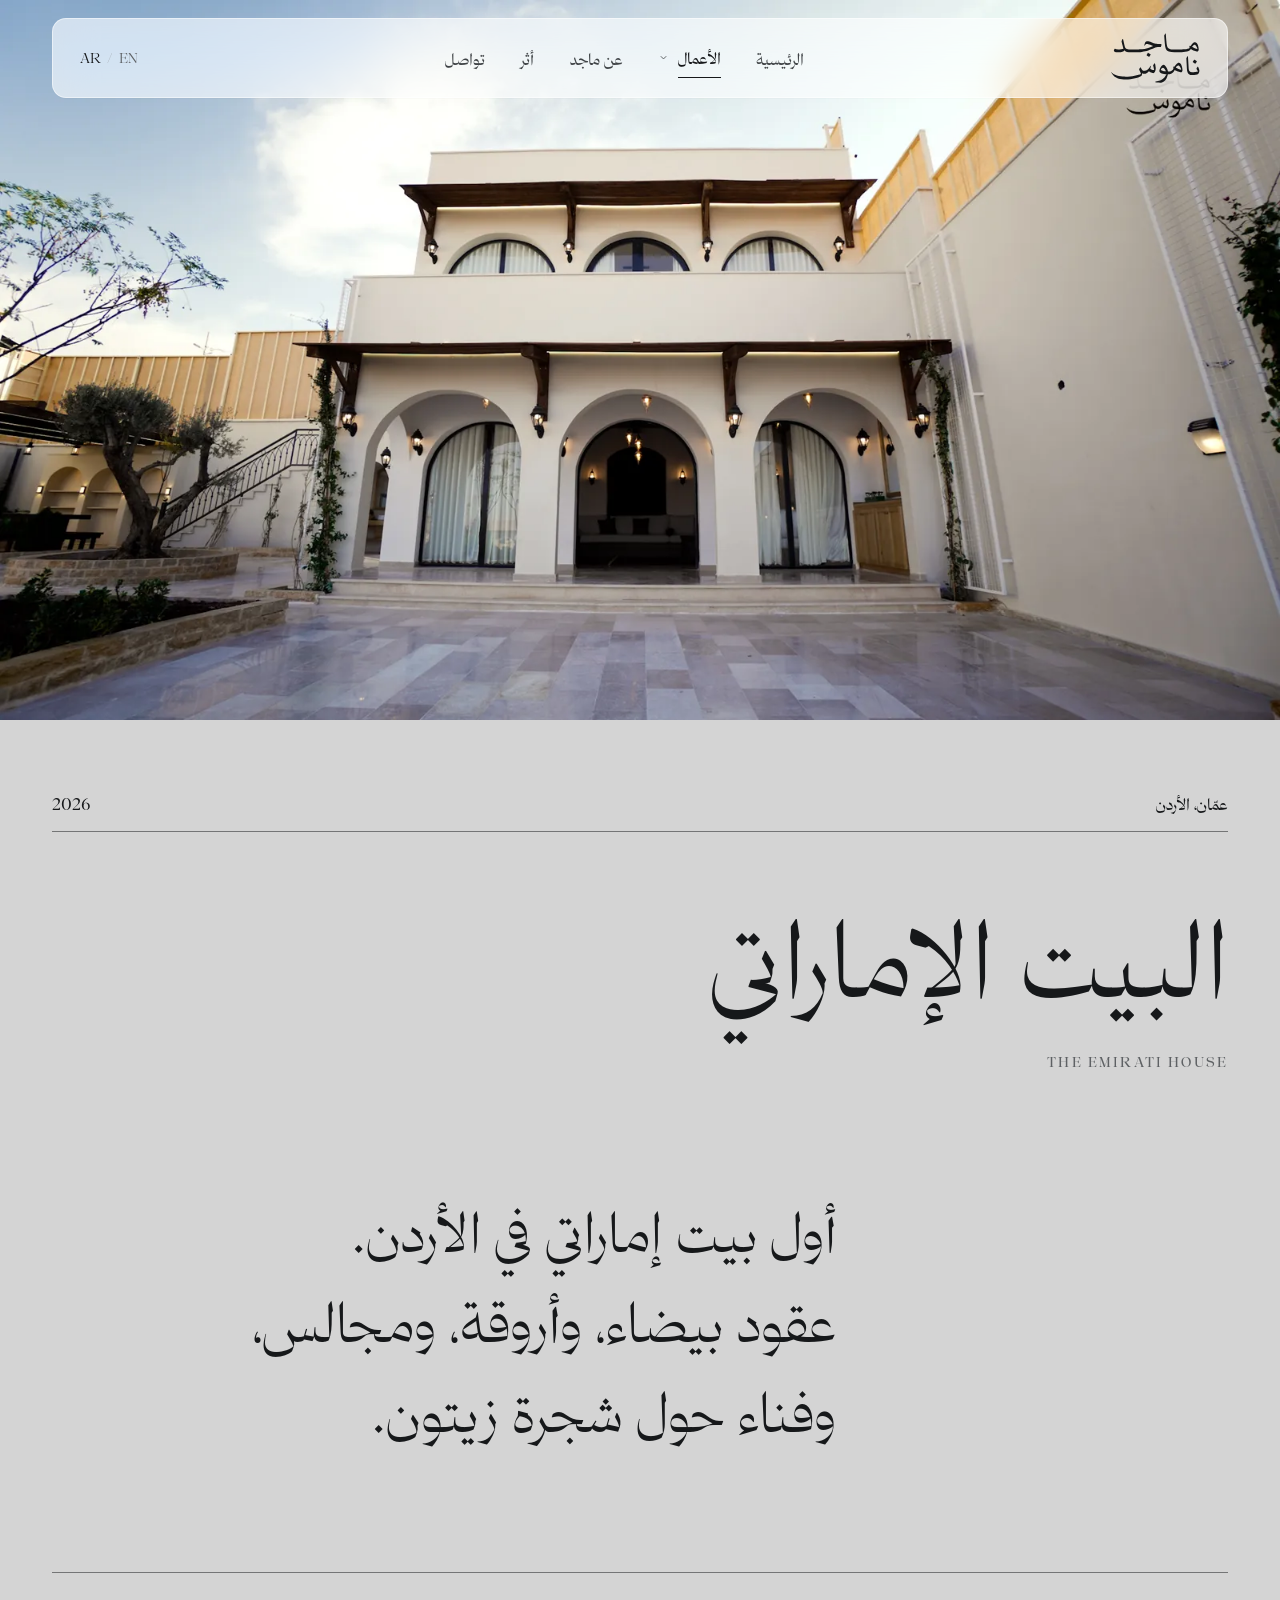
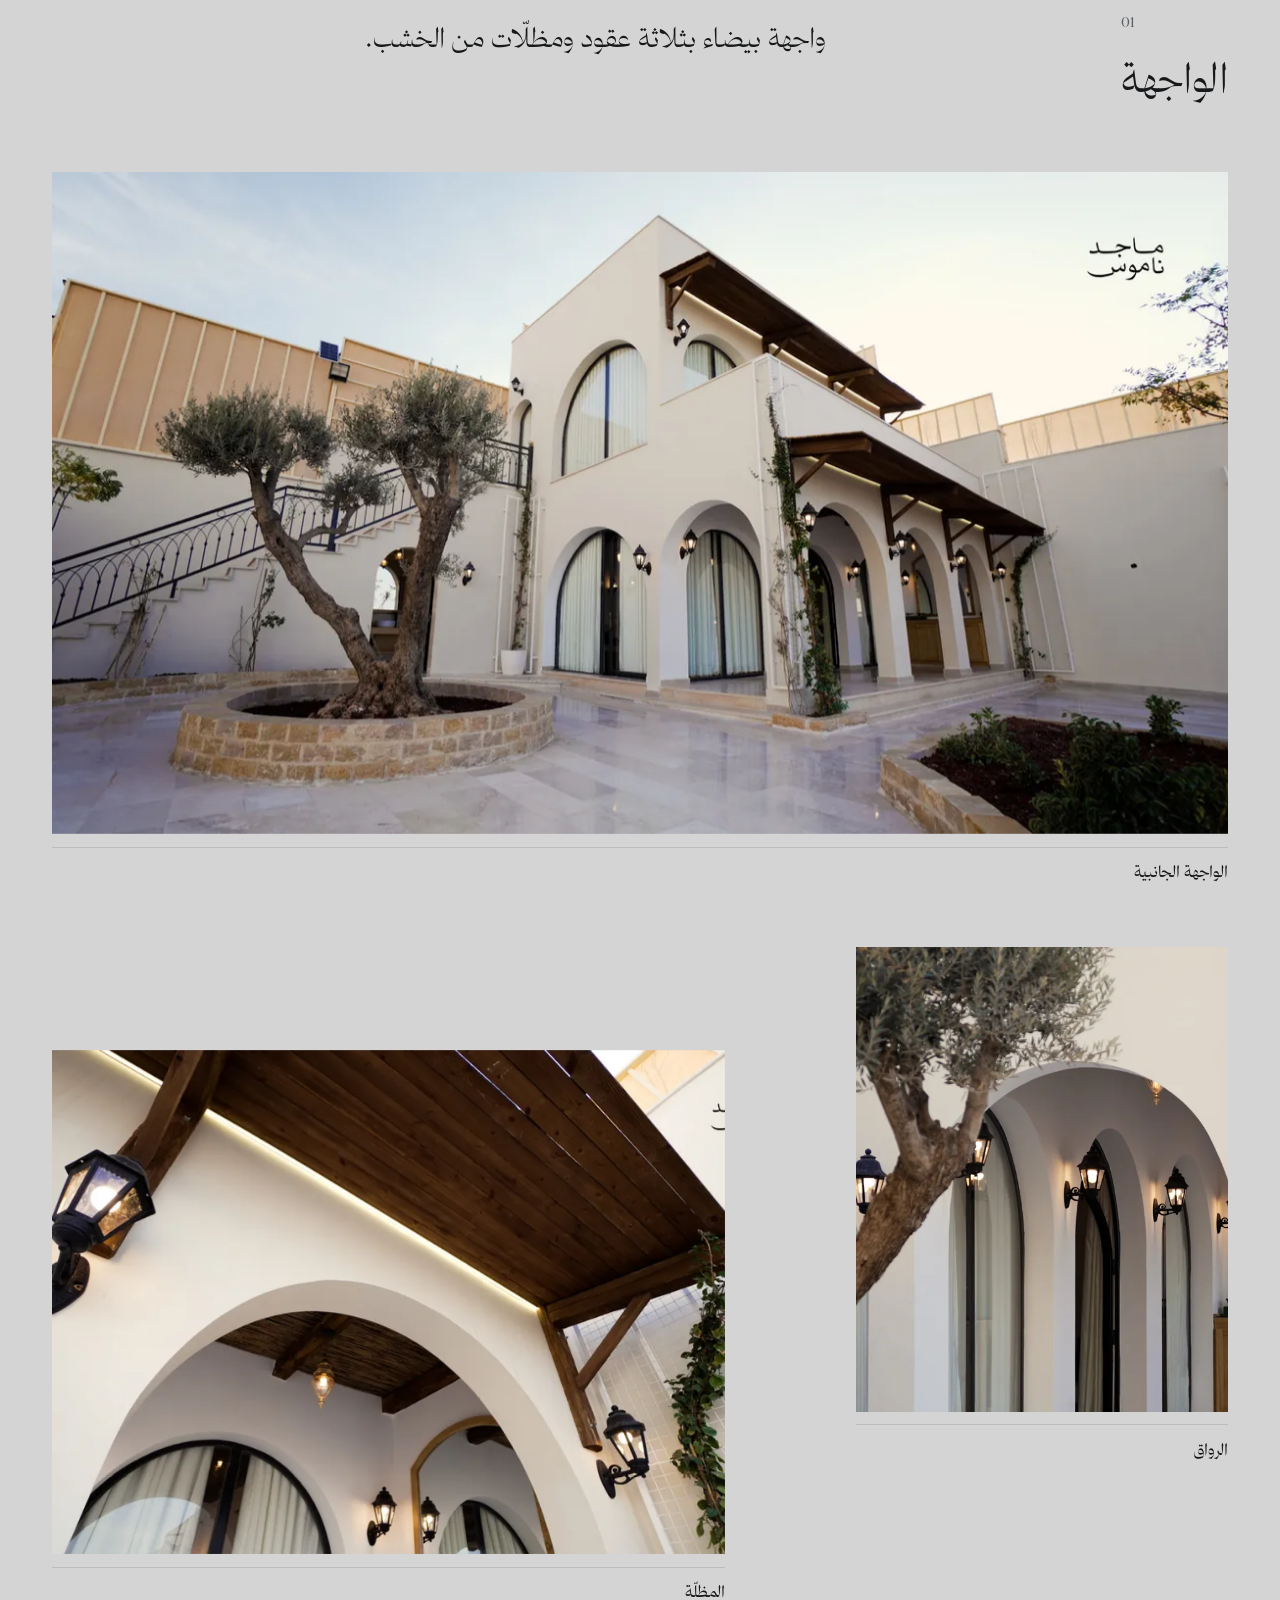
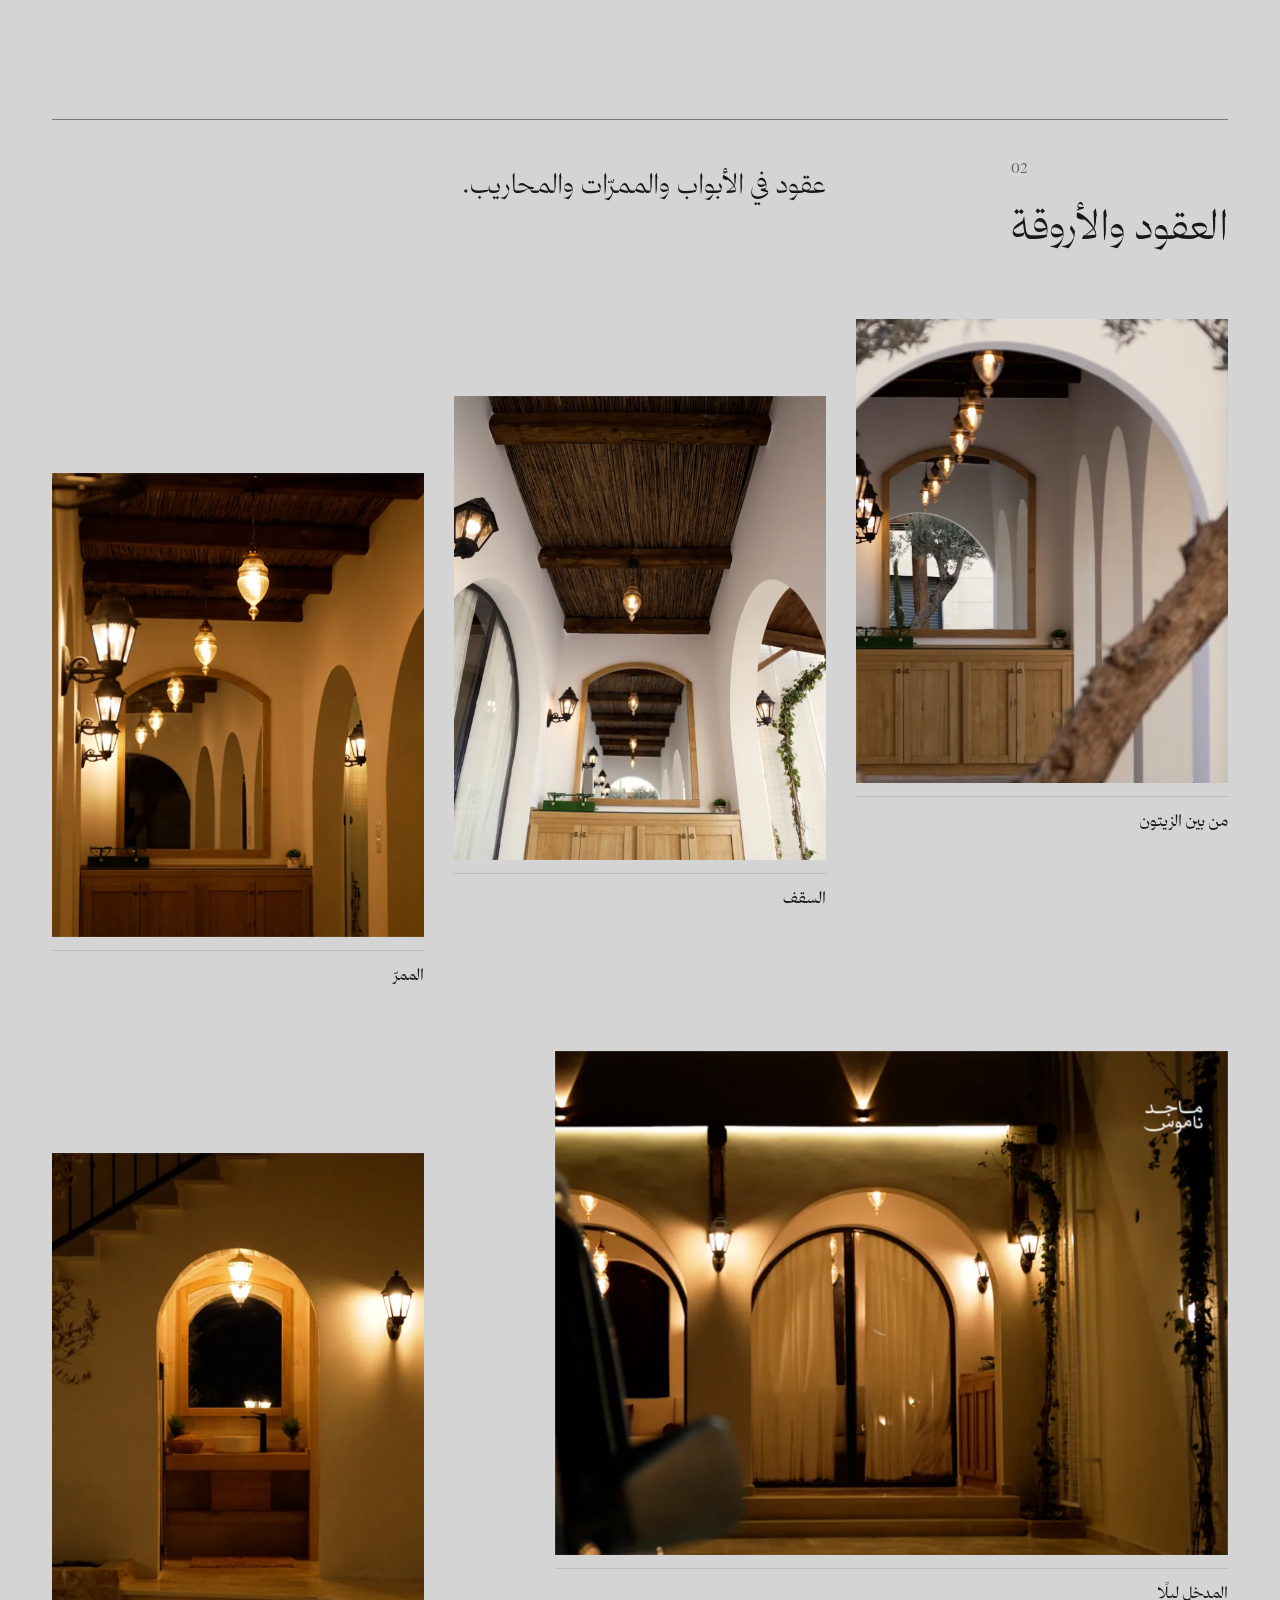
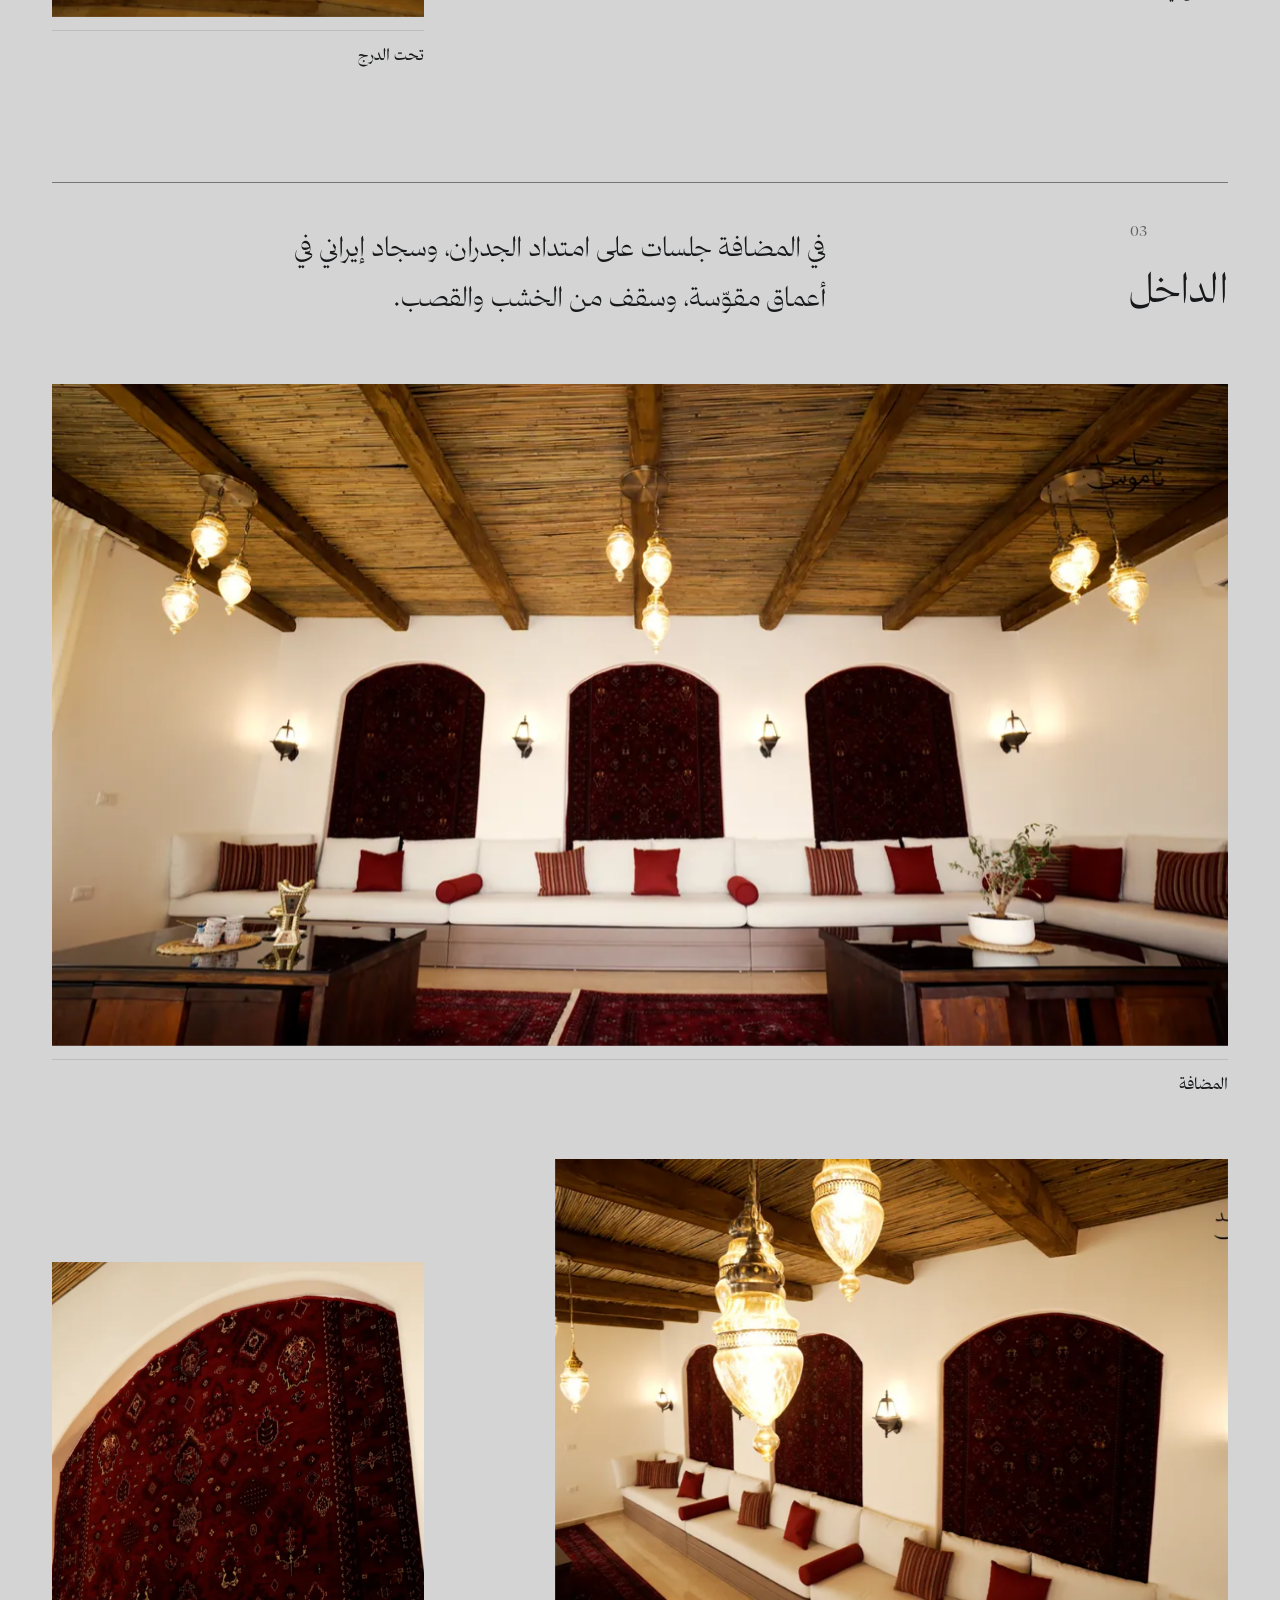
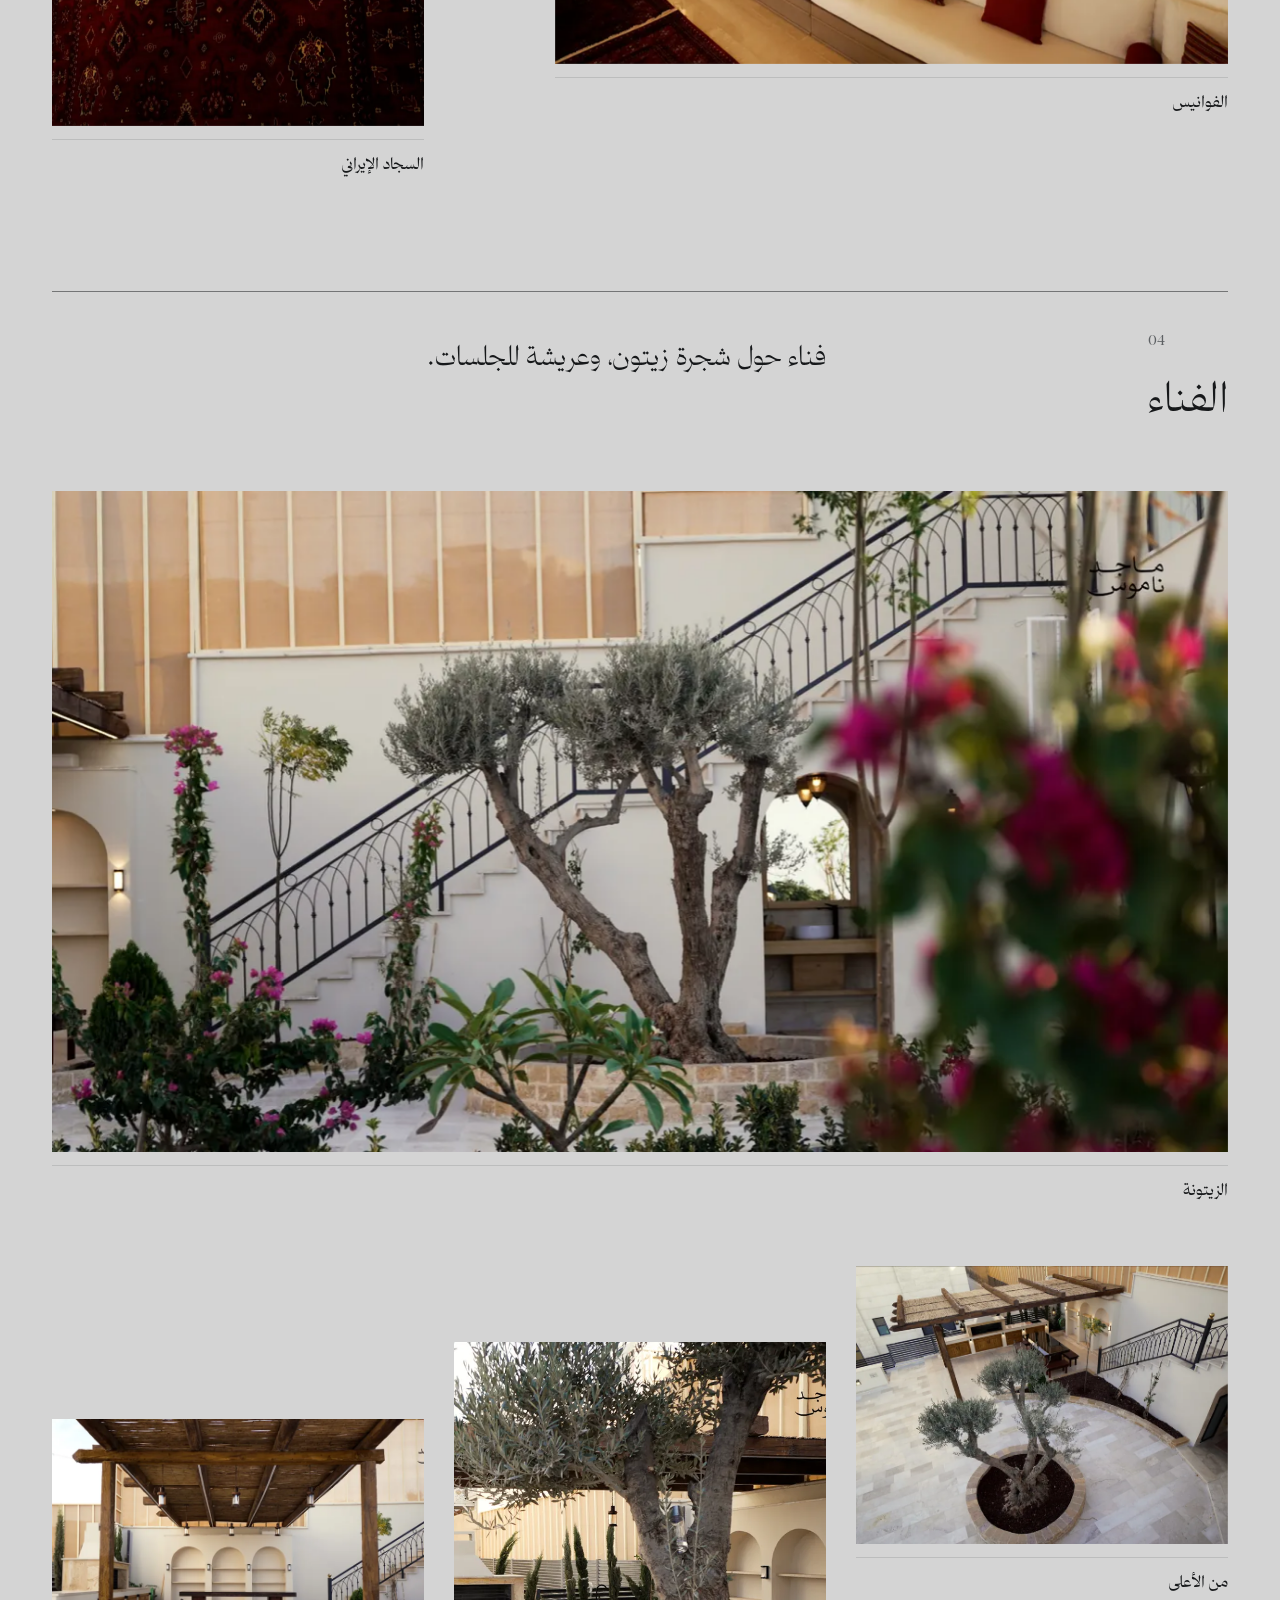
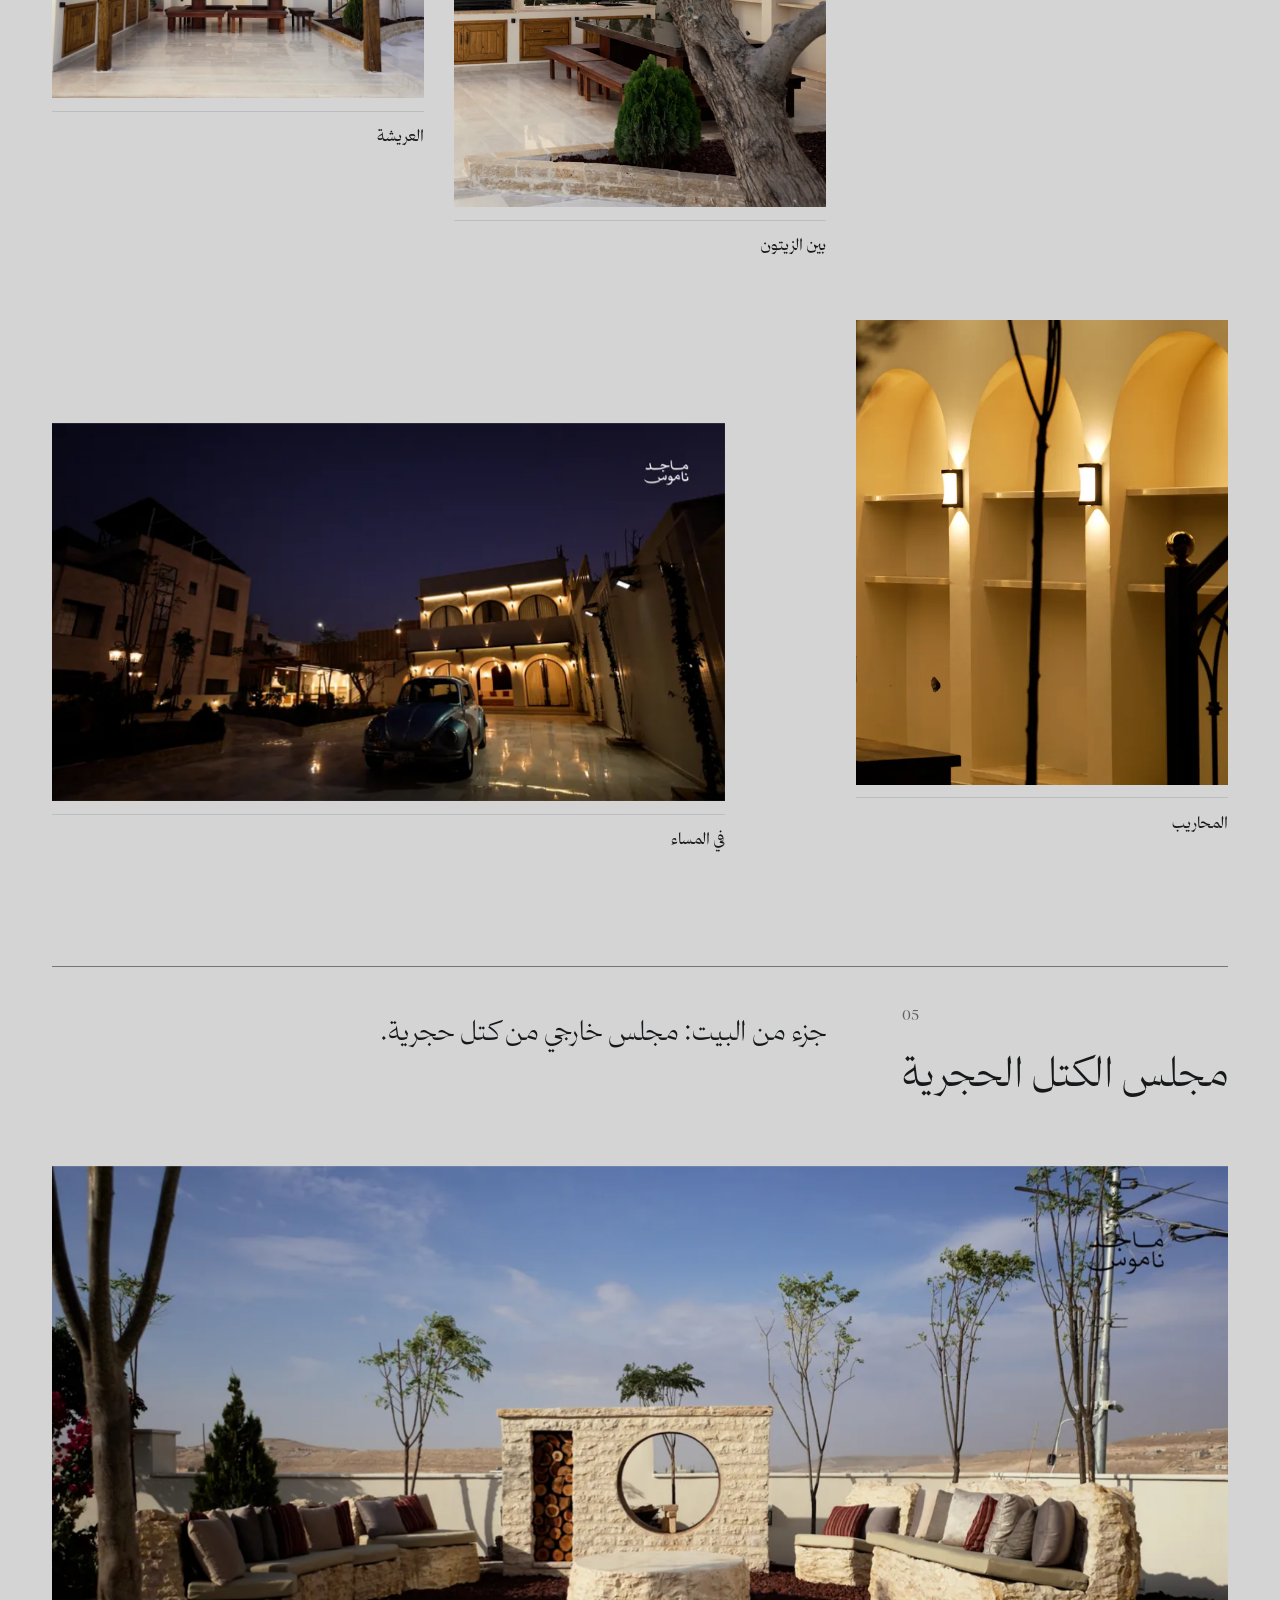
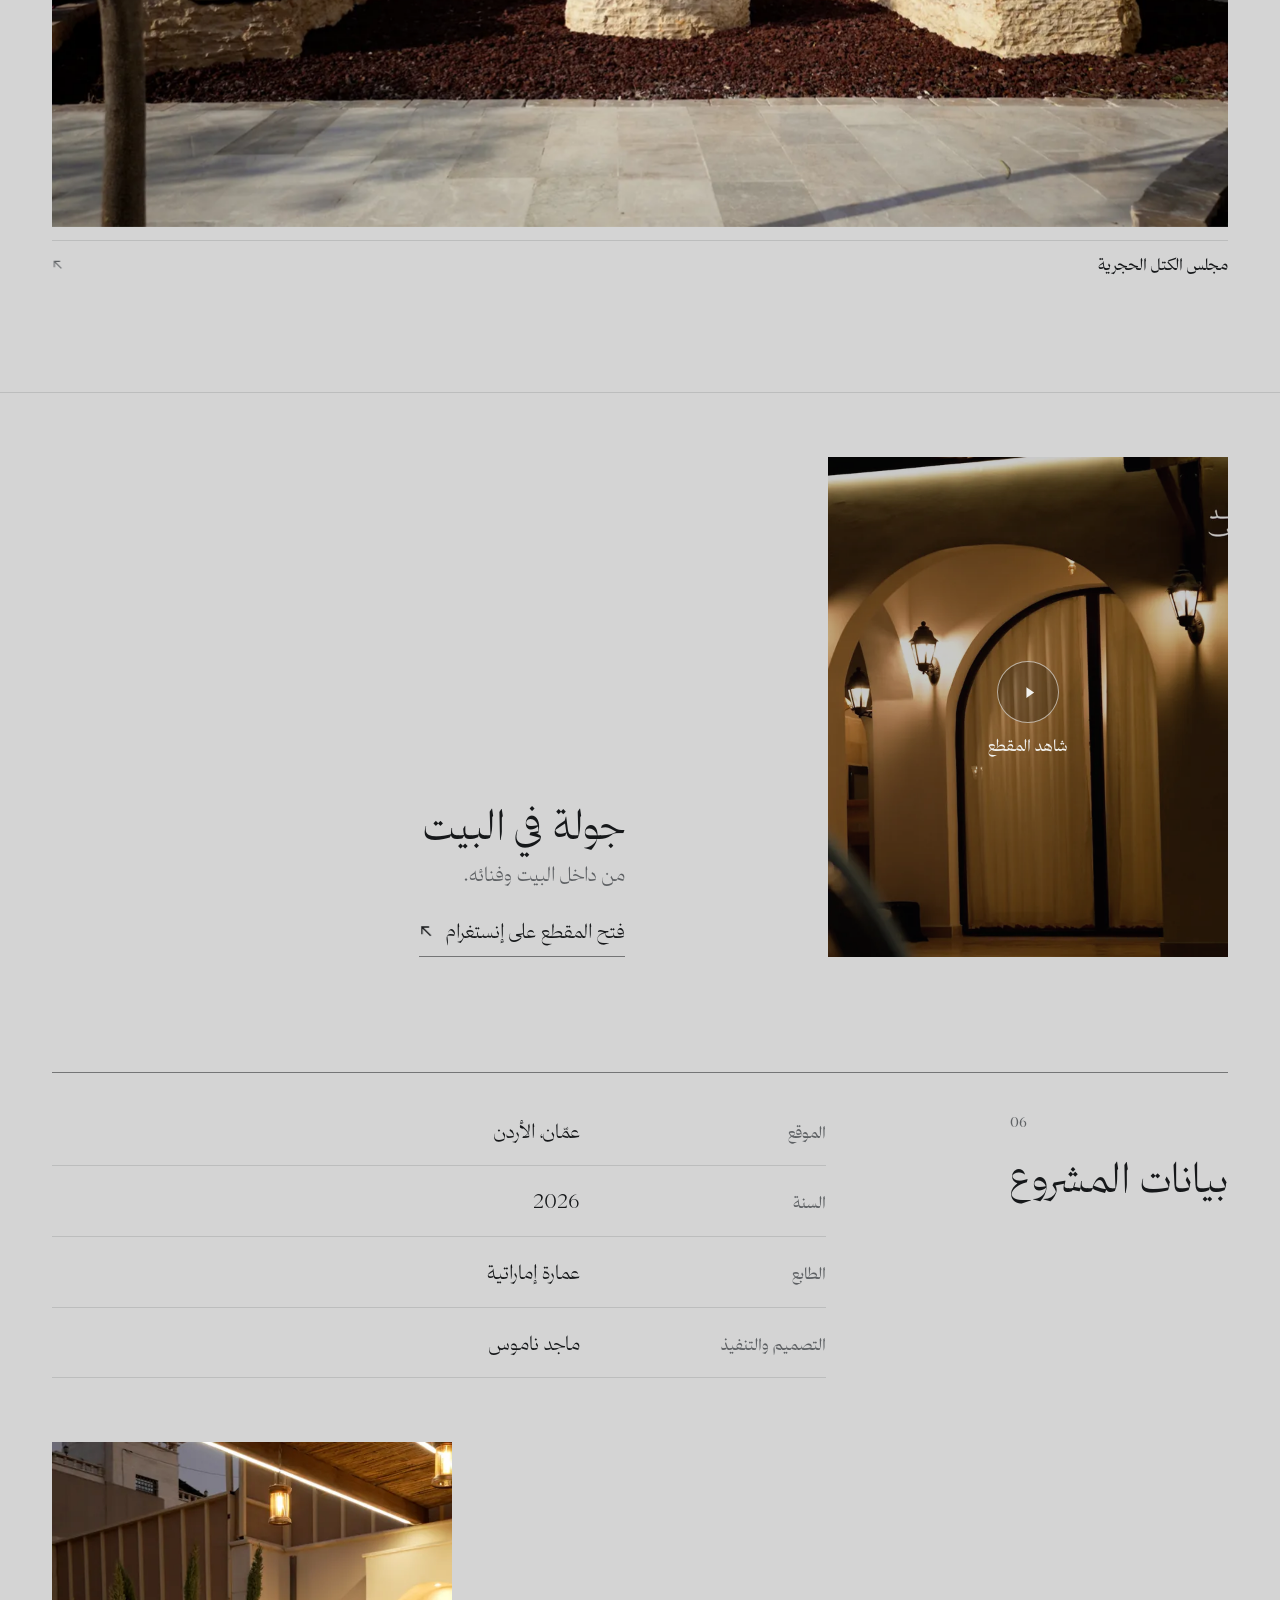
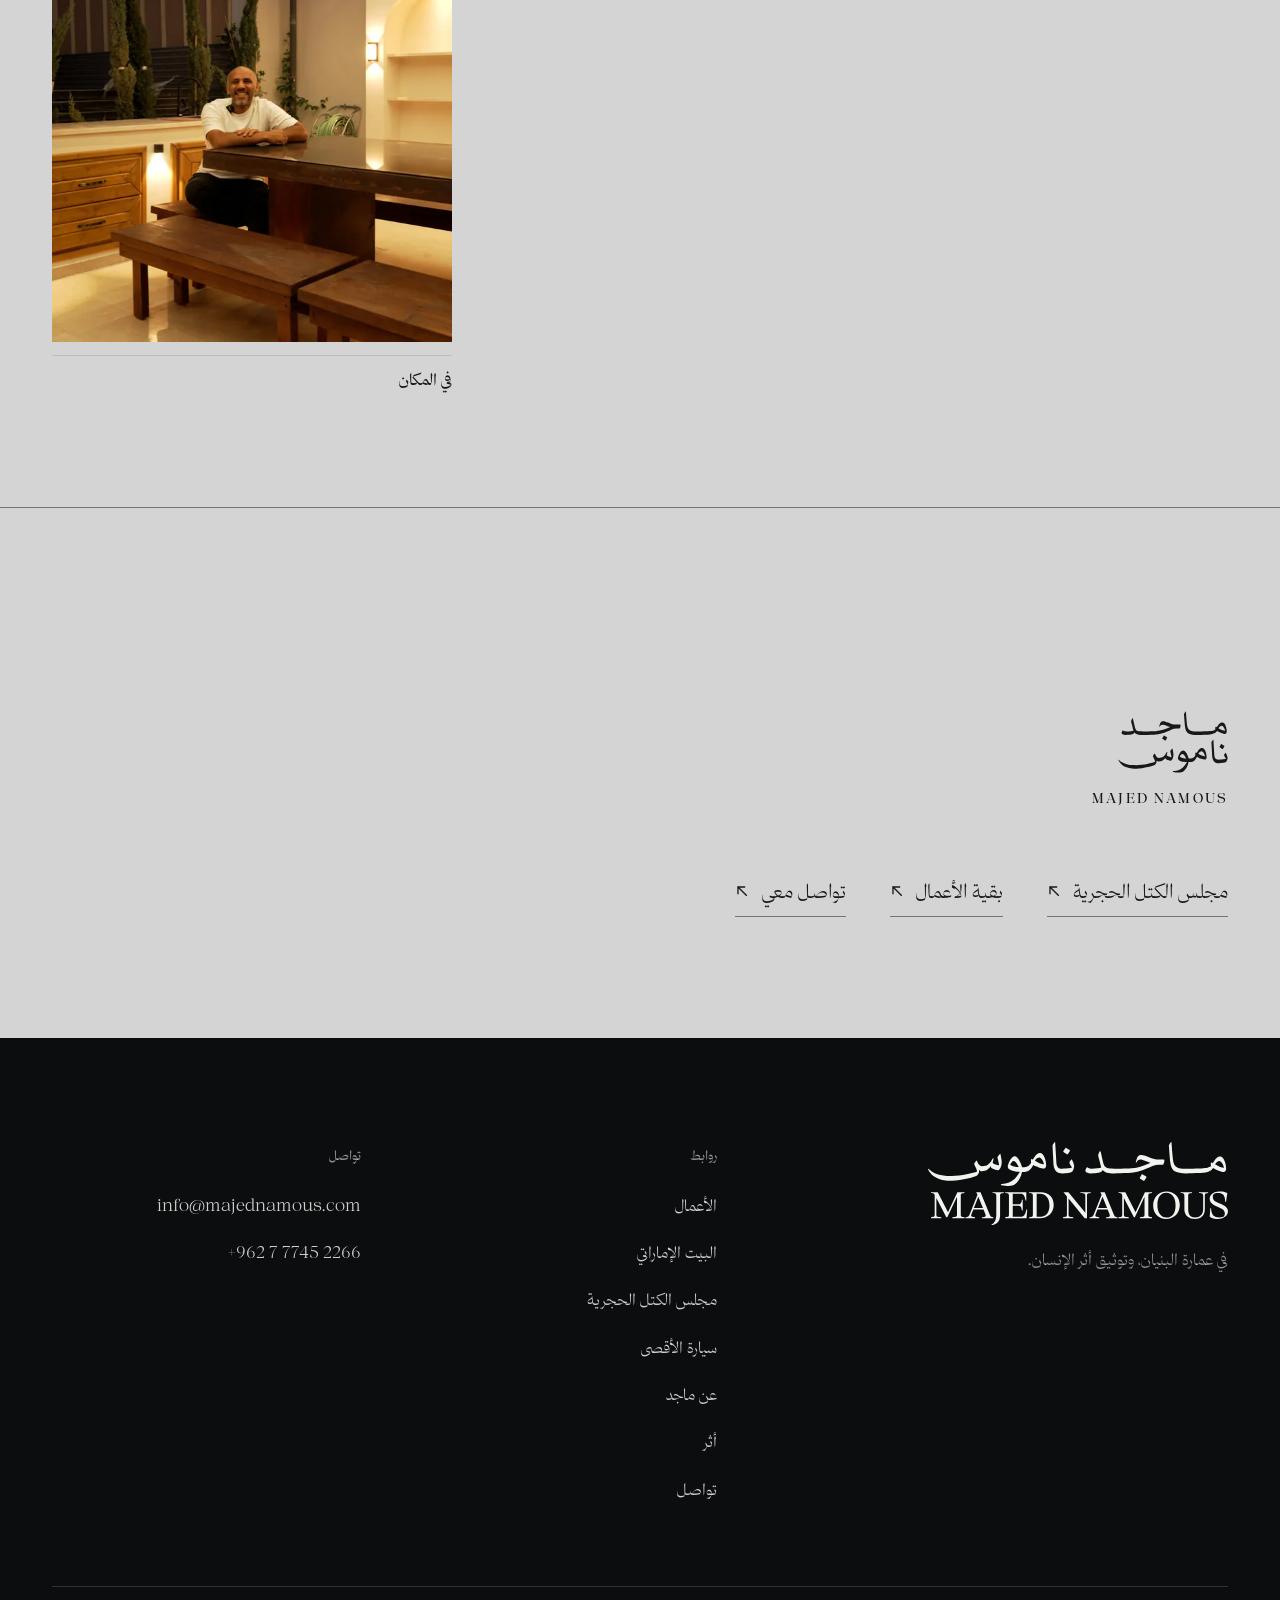
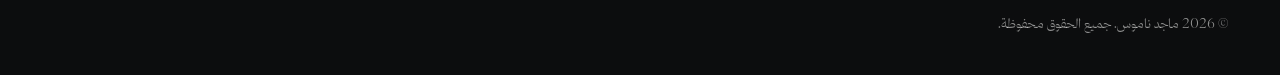
<file: emirati.html>
<!DOCTYPE html>
<html lang="ar" dir="rtl" class="no-js theme-house">
<head>
  <meta charset="utf-8">
  <meta name="viewport" content="width=device-width, initial-scale=1, viewport-fit=cover">
  <title>البيت الإماراتي - ماجد ناموس</title>
  <meta name="description" content="البيت الإماراتي: أول بيت إماراتي في الأردن.">
  <link rel="canonical" href="https://majednamous.com/emirati.html">
  <link rel="alternate" hreflang="ar" href="https://majednamous.com/emirati.html">
  <link rel="alternate" hreflang="en" href="https://majednamous.com/en/emirati.html">
  <link rel="alternate" hreflang="x-default" href="https://majednamous.com/emirati.html">
  <meta name="theme-color" content="#d4d4d4">
  <link rel="icon" href="favicon.ico" sizes="32x32">
  <link rel="icon" href="assets/img/favicon-512.png" type="image/png" sizes="512x512">
  <link rel="apple-touch-icon" href="assets/img/apple-touch-icon.png">
  <meta property="og:type" content="website">
  <meta property="og:site_name" content="Majed Namous ماجد ناموس">
  <meta property="og:locale" content="ar_JO">
  <meta property="og:title" content="البيت الإماراتي - ماجد ناموس">
  <meta property="og:description" content="البيت الإماراتي: أول بيت إماراتي في الأردن.">
  <meta property="og:url" content="https://majednamous.com/emirati.html">
  <meta property="og:image" content="https://majednamous.com/assets/img/house-hero-1600.jpg">
  <meta name="twitter:card" content="summary_large_image">
  <link rel="preload" as="font" type="font/woff" href="assets/fonts/thmanyah-light.woff" crossorigin>
  <link rel="preload" as="font" type="font/woff" href="assets/fonts/majed-arabic.woff" crossorigin>
  <link rel="preload" as="image" type="image/webp" href="assets/img/house-hero-m-864.webp" media="(max-width: 699px)" fetchpriority="high">
  <link rel="preload" as="image" type="image/webp" imagesrcset="assets/img/house-hero-1600.webp 1600w, assets/img/house-hero-1100.webp 1100w, assets/img/house-hero-800.webp 800w" imagesizes="100vw" media="(min-width: 700px)" fetchpriority="high">
  <link rel="stylesheet" href="assets/css/site.css?v=26466cbd">
  <link rel="stylesheet" href="assets/css/monolith.css?v=8d49945c">
</head>
<body>
<a class="skip" href="#main">تخطّي إلى المحتوى</a>
<header class="nav" data-nav>
  <div class="nav__bar">
    <a class="nav__logo" href="index.html" aria-label="ماجد ناموس"><svg aria-hidden="true" focusable="false" id="Layer_1" xmlns="http://www.w3.org/2000/svg" version="1.1" viewBox="81 194 1084 611">
  
  <path d="M563.5,453.7c-1.7-1.3-3.4-2.6-5.2-3.8-1.8-1.2-3.5-2.4-5.1-3.5-1.7-1.1-2.6-1.7-3-1.7-1.4-.8-4.3-2.3-8.7-4.6s-7.4-3.5-9.2-3.5-1.5,1.7-3.3,5.1c-1.8,3.5-3.2,6.1-4.3,7.9s-2.7,4.3-4.9,7.6c-2.2,3.2-3.2,5.9-3.2,8.1s2.2,2.9,6.5,5.6c4.4,2.7,7.5,4.8,9.2,6.2,1.8,1.4,4.4,3.1,7.8,4.9s6,2.7,7.8,2.7,3.8-2,6-5.9c2.1-4,3.9-7.1,5.4-9.2.7-1.4,2-3.5,3.8-6.2s2.7-5.1,2.7-7.3-.8-1.1-2.4-2.4h.1Z"/>
  <path d="M698.1,336c0,2.6-.4,5.3-1.1,8.4-.7,3.1-1.5,6.1-2.4,9s-2,5.6-3.2,7.9c-1.3,2.3-2.5,4.1-3.5,5.1h-16.8c-13,0-24.6.8-34.7,2.2s-18.8,4-26,7.6c-13.3,6.1-26,11.8-37.9,17-11.9,5.3-23.9,10-36,14.1s-24.6,7.7-37.4,10.5c-12.9,2.9-26.9,5.3-42,7.1-9,1-23.5,2.1-43.6,3.2-20,1-48.8,1.8-86.4,2.2-21,0-38.3-1.8-52-5.4-13.8-3.6-24.6-9.9-32.5-19l-2.2,5.4c-2.2,3.6-5.9,6.5-11.4,8.9-5.4,2.4-11.7,4.3-18.9,5.7s-15.2,2.6-23.8,3.2c-8.6.8-17.4,1.1-26,1.1s-12.2-.7-19.2-2c-7.1-1.2-12.2-2.8-15.5-4.6-6.1-3.6-9.2-8.1-9.2-13.5s.4-5,1.3-7.3,1.9-4.7,3-7.3c1.4-2.9,2.7-5.3,3.8-7.1s2.7-2.9,4.9-3.2c1.1,0,2.3.5,3.8,1.7,1.4,1,3.5,2.3,5.9,3.5,2.6,1.3,5.8,2.5,9.8,3.5,4,1.1,9,1.6,15.2,1.6,13.7,0,27.1-.8,40.3-2.5,13.2-1.6,22.8-3.5,29-5.6-1.4-4.7-3.2-11.1-5.4-19.3-2.2-8.1-4.3-16.5-6.5-25.2-2.2-8.6-4.4-16.9-6.5-24.9-2.1-7.9-3.8-14.4-4.8-19.5,0-2.5.5-5.7,1.6-9.5s2.5-7.4,4.1-10.8c1.6-3.5,3.2-6.3,4.9-8.6,1.6-2.3,3.2-3.5,4.6-3.5s2.9,1.4,3.2,4.4c3.6,14.8,7.1,30.2,10.6,46,3.4,15.9,6.8,30.1,10,42.7,2.6,9.1,6,16,10.5,20.9,4.5,4.8,10.1,8.4,16.5,10.5s14,3.5,22.5,4.1c8.4.5,18,.8,28.4.8,20.5,0,38.3,0,53-.3,14.8-.1,27.4-.5,37.7-.8,10.3-.3,18.6-.7,24.9-1,6.3-.4,11.1-.7,14.4-1,1,0,2,0,2.9-.2,20.5-1.3,42.4-5.6,65.6-12.8,24.4-7.6,47.9-16.6,70.6-27.1-4.7-1.4-10.3-3.5-16.8-5.9-6.5-2.6-13.4-5.2-20.6-7.9s-14.3-5-21.4-7c-7.1-2-13.2-3-18.7-3s-11.6,1.8-15.2,5.4-7.2,8.1-10.8,13.5c-.8.8-1.3,1.4-1.7,2.2-.3.8-1,1-2.1,1s-1.7-.9-1.7-2.7v-2.2c0-.3.1-.7.5-1,1.8-7.6,3.7-14.4,5.7-20.6,2-6.1,4.4-11.4,7.3-15.6,2.9-4.4,6.4-7.7,10.5-10.1,4.2-2.3,9.5-3.5,16-3.5s13.8,1.4,21.9,4.1c8.1,2.7,16.7,5.9,25.7,9.5s18.3,7.1,27.7,10.5c9.3,3.5,18.6,5.7,27.6,6.8,6.1.8,12.8,1.3,20,1.6,7.2.3,13.4.5,18.4.5s9,0,14.1-.3c5-.1,8.3-.2,9.8-.2,3.6,0,5.4,2.9,5.4,8.6h.3Z"/>
  <path d="M1150,369c-2-10.6-4.9-20.6-8.7-29.9s-8.5-17.1-14.1-23.5c-5.6-6.2-12-9.4-19.3-9.4s-9.8,1.3-14.4,3.8c-4.5,2.5-8.7,5.6-12.7,9.4s-7.7,8-11.1,12.6c-3.5,4.7-6.5,9-8.9,12.9l-5.9,9.7c-2.9-2.9-5.8-4.3-8.7-4.3s-3.4,1-4.8,3.2c-1.5,2.1-2.2,5.3-2.2,9.6s.9,8.3,2.7,12.9c-3.2,2.5-7.2,4.7-12,6.7-4.7,2-9.5,3.7-14.6,5.2-5,1.4-10.1,2.5-15.2,3.2-3.5.5-6.7.8-9.6,1-1.3.1-2.6.1-3.9.1-3.2.4-8,.7-14.3,1-6.3.4-14.7.8-25,1-10.2.4-22.8.7-37.6.8-14.8.2-32.5.3-53.1.3s-16.8,0-25.7-.3c-8.8-.1-17.4-1.4-25.7-3.8-8.3-2.3-15.9-6.2-22.7-11.7-6.8-5.4-12.1-13.5-15.7-24.4-1.4-4.4-2.7-9.9-3.8-16.8-1.1-6.8-2.1-14.3-3-22.2-.9-8-1.7-15.8-2.4-23.6-.8-7.8-1.3-14.3-1.7-19.7-.7-9.8-1.4-19.2-2.2-28.2-.7-9-1.3-16.9-1.9-23.5s-1-12.1-1.3-16.2c-.4-4.1-.7-6.2-1-6.2-1.8,0-3.7,1.4-5.7,4.1-2,2.7-3.8,5.7-5.6,8.9-2.2,4-4.5,8.4-7.1,13,2.9,37.2,5.3,69,7.3,95.3s5.7,47.5,11.1,63.3c6.8,18.4,19.6,30.8,38.1,37.2,18.7,6.3,41.7,9.5,69,9.5,37.6-.4,66.3-1.1,86.4-2.2,20-1.1,34.5-2.2,43.5-3.2,17.4-1.4,31.6-4.9,42.8-10.3,11.2-5.4,20.4-13.4,27.6-23.8,5.8,3.6,12.4,7.2,19.8,10.8s14.7,6.8,22,9.5c7.2,2.7,14.1,4.9,20.5,6.5,6.5,1.6,12,2.5,16.2,2.5s7.9-2.2,11.7-6.5c3.8-4.3,5.7-9.7,5.7-16.2s-1-17.7-3-28.3h0l.2.2ZM1104.5,380.3c-12.1-5-23.2-10.6-33.2-16.8,3.9-7.2,8.7-13.2,14.3-17.9,5.6-4.7,10.9-7,16-7s8.3,1.6,11.9,4.9c3.6,3.2,7,7.4,10,12.4,3.1,5.1,5.8,10.5,8.1,16.2,2.3,5.8,4.1,11.4,5.2,16.8-9.4-.7-20.2-3.5-32.3-8.6h0Z"/>
  <path d="M627.7,626.1c0,14.4-2.7,27.3-8.1,38.4-5.4,11.2-11.4,17.9-17.9,20.1-2.2,0-6.2-.6-12.2-1.9-5.9-1.3-12-3-18.1-5.2s-11.6-4.7-16.2-7.6c-4.7-2.9-7.1-5.9-7.1-9.2s.2-1.8.6-3.2c.3-1.4.5-2.6.5-3.2-8.3,11.2-17.8,20.3-28.4,27.3-10.7,7.1-23.8,10.6-39.3,10.6s-5.2-.8-10-2.2c-4.9-1.4-8.4-4.1-10.6-8.1.4,1.4.5,2.8.3,4.1s0,2.6.2,4.1c0,7.2-1.5,13.6-4.6,19.2-3.1,5.6-6.5,10.2-10.5,13.8-3.2,2.6-11.3,5.9-24.1,10.3-12.8,4.3-28.1,8.7-46,13-17.8,4.3-37.1,8.1-57.6,11.4-20.6,3.2-40.1,4.9-58.5,4.9s-29.3-.9-45.7-2.7c-16.5-1.8-32.5-5.6-48.2-11.1-15.7-5.6-30.5-13.5-44.4-23.8-13.8-10.3-25.1-23.9-33.8-40.8-1.8-3.3-2.7-6.2-2.7-8.7s.4-1.6,1.1-1.6c1.4,0,3.6,1.4,6.5,4.3,10.8,11.2,23.5,20.2,38.2,26.8,14.6,6.7,29.7,11.7,45.2,15.1,15.5,3.5,30.8,5.6,45.7,6.5,15,.9,27.9,1.3,38.7,1.3,16.6,0,34.5-1.2,53.6-3.5,19.1-2.4,37.5-5.4,55-9s33.2-7.4,47.1-11.2,23.9-7.2,30.1-10.1c-.8-5.4-2.9-12.6-6.5-21.3s-7.9-18-12.9-27.8c-1.1-2.2-1.6-3.9-1.6-5.4,0-3.9,2.2-8.7,6.5-14.1,1.5-1.8,3.6-4.2,6.5-7.3s5-4.6,6.5-4.6c1.4,3.2,2.7,6.2,3.8,8.9,1,2.7,2,5.6,2.7,8.4,3.9,7.2,8.6,13.2,14.1,18.1s11,7.3,16.8,7.3c9.4,0,17.6-1.1,24.7-3.5,7-2.3,13.2-5.3,18.6-8.9,5.4-3.6,10-7.5,13.8-11.9,3.8-4.3,7.1-8.4,10-12.3.4-.4,1.3-2,2.7-4.9s3-5.7,4.9-8.6c1.8-2.9,3.4-5.6,4.8-8.1,1.4-2.5,2.4-3.8,2.7-3.8,1.8,0,2.7,2.3,2.7,7s-.2,2.2-.5,4.4c-.4,1.8-1,4.7-1.9,8.6-.9,4-2.3,9-4.1,15.1,1.4,2.5,4.2,4.8,8.4,7,4.1,2.1,8.6,4.1,13.2,5.9,4.7,1.8,9.4,3.2,14.1,4.4,4.7,1,8.7,1.8,12,2.1-.4-3.2-1-7.4-2-12.3-.9-5-2-10.2-3.2-15.6-1.3-5.3-2.5-10.8-3.8-16.2-1.3-5.3-2.5-9.8-3.5-13.5,0-1,.9-2.9,2.7-5.6,1.8-2.6,3.8-5.6,5.9-8.6,2.2-3.1,4.1-5.8,5.9-8.1s3.1-3.7,3.8-4c.3,0,.6,0,.8-.3.2-.2.5-.3.8-.3,1.5,0,2.7,2,3.8,6,.7,3.2,1.5,7.5,2.4,12.9s1.8,10.8,2.7,16.2,1.7,10.6,2.2,15.5c.5,4.8.8,8.6.8,11.1h-.1Z"/>
  <path d="M951.8,621.5c-2-10.6-4.9-20.7-8.7-30.1-3.8-9.3-8.5-17.2-14.1-23.5s-12-9.5-19.3-9.5-9.8,1.3-14.4,3.8c-4.5,2.5-8.7,5.6-12.7,9.5-4,3.8-7.7,8-11.1,12.7-3.4,4.7-6.4,9-8.9,13l-6,9.7c-1.4-1-2.8-2-4.1-2.9s-2.6-1.3-4.1-1.3c-4,0-5.9,4-5.9,11.9s.5,8.7,1.7,15.2c-4,8.3-10.2,15.9-18.4,22.7-8.3,6.8-18.4,10.3-30.3,10.3s-.4,0-.6,0h-17.3c-2.5-9-5.8-18.3-9.7-27.9-4-9.5-8.3-18.2-13-26s-9.7-14.1-14.9-19c-5.3-4.8-10.4-7.3-15.4-7.3s-13.5,3-19.8,9-12,13.1-16.8,21.4c-4.9,8.3-8.8,16.8-11.7,25.2-2.9,8.5-4.4,15.4-4.4,20.8s2.7,12.7,8.1,17.4c5.4,4.7,12.4,8.5,20.8,11.4,8.5,2.9,18,5,28.4,6.2,10.5,1.3,20.8,2.1,30.9,2.4-2.2,4.7-5,9.8-8.4,15.2-3.5,5.4-7.2,10.8-11.4,16.2s-8.6,10.5-13.2,15.4c-4.7,4.9-9.2,9-13.5,12.2-6.5,5.4-12.6,9.5-18.2,12.2-5.6,2.7-10.4,5-14.3,6.8-8.3,2.9-17,5.3-26,7.3s-18,3.4-27.1,4.1c-4.7.8-7.1,2.6-7.1,5.4s1.3,2.7,3.8,3.8c9,2.1,18.4,3.7,28.1,4.6,9.8.9,19,1.3,27.6,1.3s15.1-1.1,23.6-3.2c8.4-2.2,16.1-5.8,23-10.8,12.6-9.4,23.2-22.3,31.9-38.5s14.4-33.2,17.4-50.8h18.9c7.6,0,14.6-1.6,21.1-4.7,6.5-3,12.4-7,17.8-11.9,5.4-4.9,10.2-10.4,14.4-16.5,4.1-6.1,7.7-12.4,10.5-19,5.8,3.7,12.3,7.1,19.6,10.3s14.5,6.2,21.9,8.7c7.4,2.6,14.3,4.6,20.6,6s11.7,2.1,16,2.1,7.9-2.1,11.7-6.5,5.7-9.8,5.7-16.2-1-17.8-3-28.4h0l.3-.2ZM736.5,661.1c-6.2-.6-12.1-1.6-17.9-3-5.7-1.4-11.1-3.3-16.2-5.7-5-2.3-9.2-5.5-12.4-9.5,2.9-5.4,6.5-11,11.1-16.8,4.5-5.7,9.3-8.7,14.4-8.7s12,4.1,18.7,12.5c6.6,8.3,13,19,19.2,31.9-5,0-10.6-.2-16.8-.8h0ZM906.1,632.8c-12.3-5.3-23.5-11.1-33.6-17.2,4-7.3,9-13.2,14.9-17.8,5.9-4.5,11.4-6.8,16.5-6.8s7.8,1.7,11.7,5c3.8,3.2,7.2,7.5,10.2,12.6,3.1,5.1,5.7,10.7,7.9,16.7s3.8,11.6,4.9,16.7c-9.4-.8-20.2-3.8-32.5-9h0v-.2Z"/>
  <path d="M1161.1,655.4c0,3.2-.5,7.1-1.7,11.4-1.1,4.4-2.4,8.6-4.1,12.7-1.6,4.2-3.3,7.8-5.1,10.8-1.8,3.1-3.5,5-4.9,5.7-5.8,3.6-15.3,6.6-28.4,9s-27.4,3.5-42.5,3.5-.6,0-.9,0h-1.3c-7.2,0-14.5-.8-22-2.5-7.4-1.6-14.1-5.3-20-11.1s-10.9-13.9-14.9-24.4-6.3-24.8-7.1-42.8c-.7-17.4-1.7-36.9-2.9-58.7-1.3-21.9-2.5-43.8-3.5-65.8,2.2-4.4,4.4-8.5,6.5-12.5,1.8-3.2,3.8-6.2,5.7-9s3.8-4.1,5.7-4.1,1.1.5,1.3,1.4c.2,1,.5,3,.8,6.2l8.7,146.2c.7,13,4.2,23.3,10.5,30.9,6.3,7.5,16.7,11.4,31.1,11.4s.4,0,.7,0h1.5c6.1,0,12.8-.3,20-.8s14.1-1.3,20.8-2.2c6.7-.9,12.8-1.8,18.2-2.7,5.4-.9,9.2-1.9,11.4-2.9-.8-2.2-2.1-4.8-4.1-7.9-2-3-4.1-6.3-6.2-9.7-2.2-3.5-4.1-6.8-5.7-10.3s-2.4-6.2-2.4-8.4c0-4,2.1-8.3,6.2-13s7.7-8.4,10.5-11.4c5.8,10.5,10.2,20.3,13.3,29.6,3,9.2,4.6,16.3,4.6,21.4h.2Z"/>
  <path d="M1127.8,537.1c-1.7-1.3-3.3-2.6-5.1-3.8-1.9-1.2-3.5-2.4-5.2-3.5-1.6-1.1-2.6-1.7-2.9-1.7-1.5-.8-4-2.3-7.6-4.6s-6.3-3.5-8.1-3.5-1.8,1.7-4.4,5.1c-2.5,3.5-4.3,6.1-5.4,7.9-1.1,1.8-2.7,4.3-4.9,7.6-2.1,3.2-3.2,5.9-3.2,8.1s2.2,2.9,6.5,5.6c4.3,2.7,7.4,4.8,9.2,6.2s4.4,3.1,7.8,4.9c3.5,1.8,6.1,2.7,7.9,2.7s3.8-2,5.9-5.9c2.2-4,4-7.1,5.4-9.2.8-1.4,2-3.5,3.8-6.2s2.7-5.1,2.7-7.3-.8-1.1-2.4-2.4h0Z"/>
</svg></a>
    <nav class="nav__links" aria-label="التنقّل">
      <ul>
        <li><a class="nav__link" href="index.html#top">الرئيسية</a></li>
        <li class="nav__item--sub" data-sub><a class="nav__link is-current" href="index.html#works">الأعمال</a><button class="nav__caret" type="button" data-sub-toggle aria-expanded="false" aria-controls="nav-sub" aria-label="مشاريع من الأعمال"><svg viewBox="0 0 10 10" fill="none" aria-hidden="true" focusable="false"><path d="M2 3.6 5 6.6 8 3.6" stroke="currentColor" stroke-width="1.1"/></svg></button><ul class="nav__sub" id="nav-sub"><li><a href="emirati.html" aria-current="page">البيت الإماراتي</a></li><li><a href="monolith.html">مجلس الكتل الحجرية</a></li><li><a href="aqsa.html">سيارة الأقصى</a></li></ul></li>
        <li><a class="nav__link" href="index.html#about">عن ماجد</a></li>
        <li><a class="nav__link" href="index.html#athar">أثر</a></li>
        <li><a class="nav__link" href="contact.html">تواصل</a></li>
      </ul>
    </nav>
    <div class="nav__end">
      <div class="lang"><span aria-current="true">AR</span><span class="lang__sep" aria-hidden="true">/</span><a href="en/emirati.html" lang="en" hreflang="en">EN</a></div>
      <button class="nav__toggle" type="button" data-nav-toggle
              aria-expanded="false" aria-controls="nav-menu" aria-label="فتح القائمة">
        <span></span><span></span>
      </button>
    </div>
  </div>
  <div class="nav__menu" id="nav-menu" data-nav-menu aria-hidden="true">
    <div class="nav__menu-inner">
      <ul>
        <li><a class="" href="index.html#top">الرئيسية</a></li>
        <li><a href="index.html#works">الأعمال</a><ul class="nav__menu-sub"><li><a href="emirati.html" aria-current="page">البيت الإماراتي</a></li><li><a href="monolith.html">مجلس الكتل الحجرية</a></li><li><a href="aqsa.html">سيارة الأقصى</a></li></ul></li>
        <li><a class="" href="index.html#about">عن ماجد</a></li>
        <li><a class="" href="index.html#athar">أثر</a></li>
        <li><a class="" href="contact.html">تواصل</a></li>
      </ul>
    </div>
  </div>
</header>

<main id="main" class="mono house">

  <section class="mono-hero" id="top" aria-labelledby="house-title">
    <figure class="mono-hero__media"><picture><source media="(max-width: 699px)" type="image/webp" srcset="assets/img/house-hero-m-864.webp" width="864" height="1080"><source type="image/webp" sizes="100vw" srcset="assets/img/house-hero-1600.webp 1600w, assets/img/house-hero-1100.webp 1100w, assets/img/house-hero-800.webp 800w"><img src="assets/img/house-hero-1600.jpg" alt="واجهة البيت البيضاء بعقودها الثلاثة ومظلّاتها الخشبية، وأمامها فناء من الرخام" width="1600" height="900" loading="eager" decoding="async" fetchpriority="high"></picture></figure>
    <div class="wrap mono-hero__head">
      <p class="mono-hero__eyebrow reveal"><span>عمّان، الأردن</span><span><span dir="ltr">2026</span></span></p>
      <h1 class="mono-hero__title reveal" id="house-title">البيت الإماراتي</h1>
      <p class="mono-hero__alt mono-latin reveal" data-delay="1" lang="en" dir="ltr">The Emirati House</p>
    </div>
  </section>

  <section class="mono-open">
    <div class="wrap">
      <p class="mono-statement reveal">أول بيت إماراتي في الأردن. عقود بيضاء، وأروقة، ومجالس، وفناء حول شجرة زيتون.</p>
    </div>
  </section>

  <section class="mono-ch mono-ch--plates" aria-labelledby="h1">
    <div class="wrap mono-ch__grid">
      <header class="mono-ch__head reveal">
        <p class="mono-num" dir="ltr">01</p>
        <h2 class="mono-ch__title" id="h1">الواجهة</h2>
      </header>
      <div class="mono-ch__body">
        <div class="prose mono-prose reveal" data-delay="1"><p>واجهة بيضاء بثلاثة عقود ومظلّات من الخشب.</p></div>
      </div>
    </div>
    <div class="wrap"><figure class="mono-plate house-plate house-wide img-reveal"><div class="mono-plate__frame r169"><picture><source type="image/webp" srcset="assets/img/house-side-1600.webp 1600w, assets/img/house-side-1200.webp 1200w, assets/img/house-side-800.webp 800w" sizes="(min-width: 1320px) 1240px, 92vw"><img src="assets/img/house-side-1600.jpg" alt="واجهة البيت الجانبية بعقودها ومظلّاتها الخشبية، وأمامها شجرة زيتون في حوض دائري" loading="lazy" decoding="async" width="1600" height="900"></picture></div><figcaption class="mono-plate__cap">الواجهة الجانبية</figcaption></figure><div class="house-row house-row--pair-r"><figure class="mono-plate house-plate is-tall img-reveal"><div class="mono-plate__frame r45"><picture><source type="image/webp" srcset="assets/img/house-arcade-864.webp 864w, assets/img/house-arcade-600.webp 600w" sizes="(min-width: 820px) 30vw, 64vw"><img src="assets/img/house-arcade-864.jpg" alt="رواق من العقود البيضاء تضيئه الفوانيس، وأمامه شجرة زيتون" loading="lazy" decoding="async" width="864" height="1080"></picture></div><figcaption class="mono-plate__cap">الرواق</figcaption></figure><figure class="mono-plate house-plate  img-reveal" data-delay="1"><div class="mono-plate__frame r43"><picture><source type="image/webp" srcset="assets/img/house-canopy-1200.webp 1200w, assets/img/house-canopy-800.webp 800w" sizes="(min-width: 820px) 54vw, 86vw"><img src="assets/img/house-canopy-1200.jpg" alt="مظلّة خشبية فوق عقد المدخل، وفانوس حديدي على الجدار" loading="lazy" decoding="async" width="1200" height="900"></picture></div><figcaption class="mono-plate__cap">المظلّة</figcaption></figure></div></div>
  </section>

  <section class="mono-ch mono-ch--plates" aria-labelledby="h2">
    <div class="wrap mono-ch__grid">
      <header class="mono-ch__head reveal">
        <p class="mono-num" dir="ltr">02</p>
        <h2 class="mono-ch__title" id="h2">العقود والأروقة</h2>
      </header>
      <div class="mono-ch__body">
        <div class="prose mono-prose reveal" data-delay="1"><p>عقود في الأبواب والممرّات والمحاريب.</p></div>
      </div>
    </div>
    <div class="wrap"><div class="house-row house-row--trio"><figure class="mono-plate house-plate is-tall img-reveal"><div class="mono-plate__frame r45"><picture><source type="image/webp" srcset="assets/img/house-olive-arch-864.webp 864w, assets/img/house-olive-arch-600.webp 600w" sizes="(min-width: 820px) 30vw, 64vw"><img src="assets/img/house-olive-arch-864.jpg" alt="عقد أبيض يُرى من بين أغصان الزيتون، وفي داخله رواق بالفوانيس" loading="lazy" decoding="async" width="864" height="1080"></picture></div><figcaption class="mono-plate__cap">من بين الزيتون</figcaption></figure><figure class="mono-plate house-plate is-tall img-reveal" data-delay="1"><div class="mono-plate__frame r45"><picture><source type="image/webp" srcset="assets/img/house-gallery-864.webp 864w, assets/img/house-gallery-600.webp 600w" sizes="(min-width: 820px) 30vw, 64vw"><img src="assets/img/house-gallery-864.jpg" alt="رواق بسقف من الجسور الخشبية والقصب، تتقابل فيه العقود والمرآة" loading="lazy" decoding="async" width="864" height="1080"></picture></div><figcaption class="mono-plate__cap">السقف</figcaption></figure><figure class="mono-plate house-plate is-tall img-reveal" data-delay="2"><div class="mono-plate__frame r45"><picture><source type="image/webp" srcset="assets/img/house-corridor-864.webp 864w, assets/img/house-corridor-600.webp 600w" sizes="(min-width: 820px) 30vw, 64vw"><img src="assets/img/house-corridor-864.jpg" alt="ممرّ معقود تضيئه الفوانيس ليلًا، وفي آخره مرآة بإطار خشبي" loading="lazy" decoding="async" width="864" height="1080"></picture></div><figcaption class="mono-plate__cap">الممرّ</figcaption></figure></div><div class="house-row house-row--pair"><figure class="mono-plate house-plate  img-reveal"><div class="mono-plate__frame r43"><picture><source type="image/webp" srcset="assets/img/house-entrance-1200.webp 1200w, assets/img/house-entrance-800.webp 800w" sizes="(min-width: 820px) 54vw, 86vw"><img src="assets/img/house-entrance-1200.jpg" alt="عقدا المدخل مضاءان ليلًا، والفوانيس على الجدار" loading="lazy" decoding="async" width="1200" height="900"></picture></div><figcaption class="mono-plate__cap">المدخل ليلًا</figcaption></figure><figure class="mono-plate house-plate is-tall img-reveal" data-delay="1"><div class="mono-plate__frame r45"><picture><source type="image/webp" srcset="assets/img/house-basin-arch-864.webp 864w, assets/img/house-basin-arch-600.webp 600w" sizes="(min-width: 820px) 30vw, 64vw"><img src="assets/img/house-basin-arch-864.jpg" alt="مغسلة داخل عقد تحت الدرج، يضيئها فانوس معلّق" loading="lazy" decoding="async" width="864" height="1080"></picture></div><figcaption class="mono-plate__cap">تحت الدرج</figcaption></figure></div></div>
  </section>

  <section class="mono-ch mono-ch--plates" aria-labelledby="h3">
    <div class="wrap mono-ch__grid">
      <header class="mono-ch__head reveal">
        <p class="mono-num" dir="ltr">03</p>
        <h2 class="mono-ch__title" id="h3">الداخل</h2>
      </header>
      <div class="mono-ch__body">
        <div class="prose mono-prose reveal" data-delay="1"><p>في المضافة جلسات على امتداد الجدران، وسجاد إيراني في أعماق مقوّسة، وسقف من الخشب والقصب.</p></div>
      </div>
    </div>
    <div class="wrap"><figure class="mono-plate house-plate house-wide img-reveal"><div class="mono-plate__frame r169"><picture><source type="image/webp" srcset="assets/img/house-majlis-1600.webp 1600w, assets/img/house-majlis-1200.webp 1200w, assets/img/house-majlis-800.webp 800w" sizes="(min-width: 1320px) 1240px, 92vw"><img src="assets/img/house-majlis-1600.jpg" alt="المضافة: جلسات على امتداد الجدار، وسجاد إيراني في ثلاثة أعماق مقوّسة، وسقف من الخشب والقصب" loading="lazy" decoding="async" width="1600" height="900"></picture></div><figcaption class="mono-plate__cap">المضافة</figcaption></figure><div class="house-row house-row--pair"><figure class="mono-plate house-plate  img-reveal"><div class="mono-plate__frame r43"><picture><source type="image/webp" srcset="assets/img/house-majlis-b-1200.webp 1200w, assets/img/house-majlis-b-800.webp 800w" sizes="(min-width: 820px) 54vw, 86vw"><img src="assets/img/house-majlis-b-1200.jpg" alt="المضافة بفوانيسها النحاسية وجلساتها البيضاء ووسائدها الحمراء" loading="lazy" decoding="async" width="1200" height="900"></picture></div><figcaption class="mono-plate__cap">الفوانيس</figcaption></figure><figure class="mono-plate house-plate is-tall img-reveal" data-delay="1"><div class="mono-plate__frame r45"><picture><source type="image/webp" srcset="assets/img/house-carpet-864.webp 864w, assets/img/house-carpet-600.webp 600w" sizes="(min-width: 820px) 30vw, 64vw"><img src="assets/img/house-carpet-864.jpg" alt="سجادة إيرانية في عمق مقوّس داخل جدار المضافة" loading="lazy" decoding="async" width="864" height="1080"></picture></div><figcaption class="mono-plate__cap">السجاد الإيراني</figcaption></figure></div></div>
  </section>

  <section class="mono-ch mono-ch--plates" aria-labelledby="h4">
    <div class="wrap mono-ch__grid">
      <header class="mono-ch__head reveal">
        <p class="mono-num" dir="ltr">04</p>
        <h2 class="mono-ch__title" id="h4">الفناء</h2>
      </header>
      <div class="mono-ch__body">
        <div class="prose mono-prose reveal" data-delay="1"><p>فناء حول شجرة زيتون، وعريشة للجلسات.</p></div>
      </div>
    </div>
    <div class="wrap"><figure class="mono-plate house-plate house-wide img-reveal"><div class="mono-plate__frame r169"><picture><source type="image/webp" srcset="assets/img/house-olive-1600.webp 1600w, assets/img/house-olive-1200.webp 1200w, assets/img/house-olive-800.webp 800w" sizes="(min-width: 1320px) 1240px, 92vw"><img src="assets/img/house-olive-1600.jpg" alt="شجرة زيتون أمام الدرج الخارجي، وحولها الجهنمية" loading="lazy" decoding="async" width="1600" height="900"></picture></div><figcaption class="mono-plate__cap">الزيتونة</figcaption></figure><div class="house-row house-row--trio"><figure class="mono-plate house-plate  img-reveal"><div class="mono-plate__frame r43"><picture><source type="image/webp" srcset="assets/img/house-above-1200.webp 1200w, assets/img/house-above-800.webp 800w" sizes="(min-width: 820px) 30vw, 64vw"><img src="assets/img/house-above-1200.jpg" alt="الفناء من الأعلى: شجرة الزيتون في حوضها، والعريشة والدرج" loading="lazy" decoding="async" width="1200" height="900"></picture></div><figcaption class="mono-plate__cap">من الأعلى</figcaption></figure><figure class="mono-plate house-plate is-tall img-reveal" data-delay="1"><div class="mono-plate__frame r45"><picture><source type="image/webp" srcset="assets/img/house-kitchen-864.webp 864w, assets/img/house-kitchen-600.webp 600w" sizes="(min-width: 820px) 30vw, 64vw"><img src="assets/img/house-kitchen-864.jpg" alt="المطبخ الخارجي والعريشة من بين أشجار الزيتون" loading="lazy" decoding="async" width="864" height="1080"></picture></div><figcaption class="mono-plate__cap">بين الزيتون</figcaption></figure><figure class="mono-plate house-plate  img-reveal" data-delay="2"><div class="mono-plate__frame r43"><picture><source type="image/webp" srcset="assets/img/house-pergola-1200.webp 1200w, assets/img/house-pergola-800.webp 800w" sizes="(min-width: 820px) 30vw, 64vw"><img src="assets/img/house-pergola-1200.jpg" alt="عريشة خشبية مسقوفة بالقصب فوق طاولة طويلة، وخلفها ثلاثة محاريب" loading="lazy" decoding="async" width="1200" height="900"></picture></div><figcaption class="mono-plate__cap">العريشة</figcaption></figure></div><div class="house-row house-row--pair-r"><figure class="mono-plate house-plate is-tall img-reveal"><div class="mono-plate__frame r45"><picture><source type="image/webp" srcset="assets/img/house-niches-864.webp 864w, assets/img/house-niches-600.webp 600w" sizes="(min-width: 820px) 30vw, 64vw"><img src="assets/img/house-niches-864.jpg" alt="محاريب للرفوف بإضاءة دافئة ليلًا، وإلى جانبها درابزين حديدي" loading="lazy" decoding="async" width="864" height="1080"></picture></div><figcaption class="mono-plate__cap">المحاريب</figcaption></figure><figure class="mono-plate house-plate  img-reveal" data-delay="1"><div class="mono-plate__frame r169"><picture><source type="image/webp" srcset="assets/img/house-night-1600.webp 1600w, assets/img/house-night-1200.webp 1200w, assets/img/house-night-800.webp 800w" sizes="(min-width: 820px) 54vw, 86vw"><img src="assets/img/house-night-1600.jpg" alt="البيت ليلًا بعقوده المضاءة، وأمامه سيارة كلاسيكية على أرضية الرخام" loading="lazy" decoding="async" width="1600" height="900"></picture></div><figcaption class="mono-plate__cap">في المساء</figcaption></figure></div></div>
  </section>

  <section class="mono-ch mono-ch--plates" aria-labelledby="h5">
    <div class="wrap mono-ch__grid">
      <header class="mono-ch__head reveal">
        <p class="mono-num" dir="ltr">05</p>
        <h2 class="mono-ch__title" id="h5">مجلس الكتل الحجرية</h2>
      </header>
      <div class="mono-ch__body">
        <div class="prose mono-prose reveal" data-delay="1"><p>جزء من البيت: مجلس خارجي من كتل حجرية.</p></div>
      </div>
    </div>
    <div class="wrap">
      <a class="mono-plate house-wide house-link img-reveal" href="monolith.html">
        <span class="mono-plate__frame r169"><picture><source type="image/webp" srcset="assets/img/mono-hero-1600.webp 1600w, assets/img/mono-hero-1100.webp 1100w, assets/img/mono-hero-800.webp 800w" sizes="(min-width: 1320px) 1240px, 92vw"><img src="assets/img/mono-hero-1600.jpg" alt="مجلس الكتل الحجرية في البيت الإماراتي: مقاعد من كتل حجرية حول طاولة مستديرة، وخلفها جدار بفتحة دائرية" loading="lazy" decoding="async" width="1600" height="900"></picture></span>
        <span class="mono-plate__cap house-link__cap"><span>مجلس الكتل الحجرية</span><svg class="arrow" viewBox="0 0 12 12" fill="none" aria-hidden="true" focusable="false"><path d="M2.5 9.5 9.5 2.5M4 2.5h5.5V8" stroke="currentColor" stroke-width="1.1" stroke-linecap="square"/></svg></span>
      </a>
    </div>
  </section>

  <section class="mono-film house-reel" aria-labelledby="house-reel-title">
    <div class="wrap house-reel__grid">
      <div class="house-reel__stage reveal" data-reel data-reel-src="https://www.instagram.com/reel/DerwBd5ItFg/embed/"
           data-reel-title="مقطع البيت الإماراتي على إنستغرام">
        <button class="house-reel__cover" type="button" data-reel-play>
          <picture><source type="image/webp" srcset="assets/img/house-reel-864.webp 864w, assets/img/house-reel-600.webp 600w" sizes="(min-width: 820px) 400px, 78vw"><img src="assets/img/house-reel-864.jpg" alt="البيت الإماراتي ليلًا، غلاف المقطع" loading="lazy" decoding="async" width="864" height="1080"></picture>
          <span class="film__play-mark" aria-hidden="true"><svg class="play-glyph" viewBox="0 0 24 24" aria-hidden="true" focusable="false"><path d="M8.6 5.2 18.2 12 8.6 18.8Z"/></svg></span>
          <span class="film__play-label">شاهد المقطع</span>
        </button>
      </div>
      <header class="house-reel__body reveal" data-delay="1">
        <h2 class="mono-ch__title" id="house-reel-title">جولة في البيت</h2>
        <p class="mono-film__note">من داخل البيت وفنائه.</p>
        <p class="house-reel__open">
          <a class="link" href="https://www.instagram.com/reel/DerwBd5ItFg/" target="_blank" rel="noopener"><span>فتح المقطع على إنستغرام</span><svg class="arrow" viewBox="0 0 12 12" fill="none" aria-hidden="true" focusable="false"><path d="M2.5 9.5 9.5 2.5M4 2.5h5.5V8" stroke="currentColor" stroke-width="1.1" stroke-linecap="square"/></svg></a>
        </p>
      </header>
    </div>
  </section>

  <section class="mono-ch" aria-labelledby="h6">
    <div class="wrap mono-ch__grid">
      <header class="mono-ch__head reveal">
        <p class="mono-num" dir="ltr">06</p>
        <h2 class="mono-ch__title" id="h6">بيانات المشروع</h2>
      </header>
      <div class="mono-ch__body">
        <dl class="mono-info reveal" data-delay="1"><div class="mono-info__row"><dt>الموقع</dt><dd>عمّان، الأردن</dd></div><div class="mono-info__row"><dt>السنة</dt><dd><span dir="ltr">2026</span></dd></div><div class="mono-info__row"><dt>الطابع</dt><dd>عمارة إماراتية</dd></div><div class="mono-info__row"><dt>التصميم والتنفيذ</dt><dd>ماجد ناموس</dd></div></dl>
        <figure class="mono-plate house-majed mono-ch__fig mono-ch__fig--end img-reveal">
          <div class="mono-plate__frame r45"><picture><source type="image/webp" srcset="assets/img/house-majed-864.webp 864w, assets/img/house-majed-600.webp 600w" sizes="(min-width: 900px) 400px, 78vw"><img src="assets/img/house-majed-864.jpg" alt="ماجد ناموس جالسًا إلى الطاولة تحت العريشة، وخلفه المحاريب المضاءة" loading="lazy" decoding="async" width="864" height="1080"></picture></div>
          <figcaption class="mono-plate__cap">في المكان</figcaption>
        </figure>
      </div>
    </div>
  </section>

  <section class="mono-end">
    <div class="wrap">
      <div class="mono-sign reveal">
        <span class="mono-sign__mark"><svg aria-hidden="true" focusable="false" id="Layer_1" xmlns="http://www.w3.org/2000/svg" version="1.1" viewBox="81 194 1084 611">
  
  <path d="M563.5,453.7c-1.7-1.3-3.4-2.6-5.2-3.8-1.8-1.2-3.5-2.4-5.1-3.5-1.7-1.1-2.6-1.7-3-1.7-1.4-.8-4.3-2.3-8.7-4.6s-7.4-3.5-9.2-3.5-1.5,1.7-3.3,5.1c-1.8,3.5-3.2,6.1-4.3,7.9s-2.7,4.3-4.9,7.6c-2.2,3.2-3.2,5.9-3.2,8.1s2.2,2.9,6.5,5.6c4.4,2.7,7.5,4.8,9.2,6.2,1.8,1.4,4.4,3.1,7.8,4.9s6,2.7,7.8,2.7,3.8-2,6-5.9c2.1-4,3.9-7.1,5.4-9.2.7-1.4,2-3.5,3.8-6.2s2.7-5.1,2.7-7.3-.8-1.1-2.4-2.4h.1Z"/>
  <path d="M698.1,336c0,2.6-.4,5.3-1.1,8.4-.7,3.1-1.5,6.1-2.4,9s-2,5.6-3.2,7.9c-1.3,2.3-2.5,4.1-3.5,5.1h-16.8c-13,0-24.6.8-34.7,2.2s-18.8,4-26,7.6c-13.3,6.1-26,11.8-37.9,17-11.9,5.3-23.9,10-36,14.1s-24.6,7.7-37.4,10.5c-12.9,2.9-26.9,5.3-42,7.1-9,1-23.5,2.1-43.6,3.2-20,1-48.8,1.8-86.4,2.2-21,0-38.3-1.8-52-5.4-13.8-3.6-24.6-9.9-32.5-19l-2.2,5.4c-2.2,3.6-5.9,6.5-11.4,8.9-5.4,2.4-11.7,4.3-18.9,5.7s-15.2,2.6-23.8,3.2c-8.6.8-17.4,1.1-26,1.1s-12.2-.7-19.2-2c-7.1-1.2-12.2-2.8-15.5-4.6-6.1-3.6-9.2-8.1-9.2-13.5s.4-5,1.3-7.3,1.9-4.7,3-7.3c1.4-2.9,2.7-5.3,3.8-7.1s2.7-2.9,4.9-3.2c1.1,0,2.3.5,3.8,1.7,1.4,1,3.5,2.3,5.9,3.5,2.6,1.3,5.8,2.5,9.8,3.5,4,1.1,9,1.6,15.2,1.6,13.7,0,27.1-.8,40.3-2.5,13.2-1.6,22.8-3.5,29-5.6-1.4-4.7-3.2-11.1-5.4-19.3-2.2-8.1-4.3-16.5-6.5-25.2-2.2-8.6-4.4-16.9-6.5-24.9-2.1-7.9-3.8-14.4-4.8-19.5,0-2.5.5-5.7,1.6-9.5s2.5-7.4,4.1-10.8c1.6-3.5,3.2-6.3,4.9-8.6,1.6-2.3,3.2-3.5,4.6-3.5s2.9,1.4,3.2,4.4c3.6,14.8,7.1,30.2,10.6,46,3.4,15.9,6.8,30.1,10,42.7,2.6,9.1,6,16,10.5,20.9,4.5,4.8,10.1,8.4,16.5,10.5s14,3.5,22.5,4.1c8.4.5,18,.8,28.4.8,20.5,0,38.3,0,53-.3,14.8-.1,27.4-.5,37.7-.8,10.3-.3,18.6-.7,24.9-1,6.3-.4,11.1-.7,14.4-1,1,0,2,0,2.9-.2,20.5-1.3,42.4-5.6,65.6-12.8,24.4-7.6,47.9-16.6,70.6-27.1-4.7-1.4-10.3-3.5-16.8-5.9-6.5-2.6-13.4-5.2-20.6-7.9s-14.3-5-21.4-7c-7.1-2-13.2-3-18.7-3s-11.6,1.8-15.2,5.4-7.2,8.1-10.8,13.5c-.8.8-1.3,1.4-1.7,2.2-.3.8-1,1-2.1,1s-1.7-.9-1.7-2.7v-2.2c0-.3.1-.7.5-1,1.8-7.6,3.7-14.4,5.7-20.6,2-6.1,4.4-11.4,7.3-15.6,2.9-4.4,6.4-7.7,10.5-10.1,4.2-2.3,9.5-3.5,16-3.5s13.8,1.4,21.9,4.1c8.1,2.7,16.7,5.9,25.7,9.5s18.3,7.1,27.7,10.5c9.3,3.5,18.6,5.7,27.6,6.8,6.1.8,12.8,1.3,20,1.6,7.2.3,13.4.5,18.4.5s9,0,14.1-.3c5-.1,8.3-.2,9.8-.2,3.6,0,5.4,2.9,5.4,8.6h.3Z"/>
  <path d="M1150,369c-2-10.6-4.9-20.6-8.7-29.9s-8.5-17.1-14.1-23.5c-5.6-6.2-12-9.4-19.3-9.4s-9.8,1.3-14.4,3.8c-4.5,2.5-8.7,5.6-12.7,9.4s-7.7,8-11.1,12.6c-3.5,4.7-6.5,9-8.9,12.9l-5.9,9.7c-2.9-2.9-5.8-4.3-8.7-4.3s-3.4,1-4.8,3.2c-1.5,2.1-2.2,5.3-2.2,9.6s.9,8.3,2.7,12.9c-3.2,2.5-7.2,4.7-12,6.7-4.7,2-9.5,3.7-14.6,5.2-5,1.4-10.1,2.5-15.2,3.2-3.5.5-6.7.8-9.6,1-1.3.1-2.6.1-3.9.1-3.2.4-8,.7-14.3,1-6.3.4-14.7.8-25,1-10.2.4-22.8.7-37.6.8-14.8.2-32.5.3-53.1.3s-16.8,0-25.7-.3c-8.8-.1-17.4-1.4-25.7-3.8-8.3-2.3-15.9-6.2-22.7-11.7-6.8-5.4-12.1-13.5-15.7-24.4-1.4-4.4-2.7-9.9-3.8-16.8-1.1-6.8-2.1-14.3-3-22.2-.9-8-1.7-15.8-2.4-23.6-.8-7.8-1.3-14.3-1.7-19.7-.7-9.8-1.4-19.2-2.2-28.2-.7-9-1.3-16.9-1.9-23.5s-1-12.1-1.3-16.2c-.4-4.1-.7-6.2-1-6.2-1.8,0-3.7,1.4-5.7,4.1-2,2.7-3.8,5.7-5.6,8.9-2.2,4-4.5,8.4-7.1,13,2.9,37.2,5.3,69,7.3,95.3s5.7,47.5,11.1,63.3c6.8,18.4,19.6,30.8,38.1,37.2,18.7,6.3,41.7,9.5,69,9.5,37.6-.4,66.3-1.1,86.4-2.2,20-1.1,34.5-2.2,43.5-3.2,17.4-1.4,31.6-4.9,42.8-10.3,11.2-5.4,20.4-13.4,27.6-23.8,5.8,3.6,12.4,7.2,19.8,10.8s14.7,6.8,22,9.5c7.2,2.7,14.1,4.9,20.5,6.5,6.5,1.6,12,2.5,16.2,2.5s7.9-2.2,11.7-6.5c3.8-4.3,5.7-9.7,5.7-16.2s-1-17.7-3-28.3h0l.2.2ZM1104.5,380.3c-12.1-5-23.2-10.6-33.2-16.8,3.9-7.2,8.7-13.2,14.3-17.9,5.6-4.7,10.9-7,16-7s8.3,1.6,11.9,4.9c3.6,3.2,7,7.4,10,12.4,3.1,5.1,5.8,10.5,8.1,16.2,2.3,5.8,4.1,11.4,5.2,16.8-9.4-.7-20.2-3.5-32.3-8.6h0Z"/>
  <path d="M627.7,626.1c0,14.4-2.7,27.3-8.1,38.4-5.4,11.2-11.4,17.9-17.9,20.1-2.2,0-6.2-.6-12.2-1.9-5.9-1.3-12-3-18.1-5.2s-11.6-4.7-16.2-7.6c-4.7-2.9-7.1-5.9-7.1-9.2s.2-1.8.6-3.2c.3-1.4.5-2.6.5-3.2-8.3,11.2-17.8,20.3-28.4,27.3-10.7,7.1-23.8,10.6-39.3,10.6s-5.2-.8-10-2.2c-4.9-1.4-8.4-4.1-10.6-8.1.4,1.4.5,2.8.3,4.1s0,2.6.2,4.1c0,7.2-1.5,13.6-4.6,19.2-3.1,5.6-6.5,10.2-10.5,13.8-3.2,2.6-11.3,5.9-24.1,10.3-12.8,4.3-28.1,8.7-46,13-17.8,4.3-37.1,8.1-57.6,11.4-20.6,3.2-40.1,4.9-58.5,4.9s-29.3-.9-45.7-2.7c-16.5-1.8-32.5-5.6-48.2-11.1-15.7-5.6-30.5-13.5-44.4-23.8-13.8-10.3-25.1-23.9-33.8-40.8-1.8-3.3-2.7-6.2-2.7-8.7s.4-1.6,1.1-1.6c1.4,0,3.6,1.4,6.5,4.3,10.8,11.2,23.5,20.2,38.2,26.8,14.6,6.7,29.7,11.7,45.2,15.1,15.5,3.5,30.8,5.6,45.7,6.5,15,.9,27.9,1.3,38.7,1.3,16.6,0,34.5-1.2,53.6-3.5,19.1-2.4,37.5-5.4,55-9s33.2-7.4,47.1-11.2,23.9-7.2,30.1-10.1c-.8-5.4-2.9-12.6-6.5-21.3s-7.9-18-12.9-27.8c-1.1-2.2-1.6-3.9-1.6-5.4,0-3.9,2.2-8.7,6.5-14.1,1.5-1.8,3.6-4.2,6.5-7.3s5-4.6,6.5-4.6c1.4,3.2,2.7,6.2,3.8,8.9,1,2.7,2,5.6,2.7,8.4,3.9,7.2,8.6,13.2,14.1,18.1s11,7.3,16.8,7.3c9.4,0,17.6-1.1,24.7-3.5,7-2.3,13.2-5.3,18.6-8.9,5.4-3.6,10-7.5,13.8-11.9,3.8-4.3,7.1-8.4,10-12.3.4-.4,1.3-2,2.7-4.9s3-5.7,4.9-8.6c1.8-2.9,3.4-5.6,4.8-8.1,1.4-2.5,2.4-3.8,2.7-3.8,1.8,0,2.7,2.3,2.7,7s-.2,2.2-.5,4.4c-.4,1.8-1,4.7-1.9,8.6-.9,4-2.3,9-4.1,15.1,1.4,2.5,4.2,4.8,8.4,7,4.1,2.1,8.6,4.1,13.2,5.9,4.7,1.8,9.4,3.2,14.1,4.4,4.7,1,8.7,1.8,12,2.1-.4-3.2-1-7.4-2-12.3-.9-5-2-10.2-3.2-15.6-1.3-5.3-2.5-10.8-3.8-16.2-1.3-5.3-2.5-9.8-3.5-13.5,0-1,.9-2.9,2.7-5.6,1.8-2.6,3.8-5.6,5.9-8.6,2.2-3.1,4.1-5.8,5.9-8.1s3.1-3.7,3.8-4c.3,0,.6,0,.8-.3.2-.2.5-.3.8-.3,1.5,0,2.7,2,3.8,6,.7,3.2,1.5,7.5,2.4,12.9s1.8,10.8,2.7,16.2,1.7,10.6,2.2,15.5c.5,4.8.8,8.6.8,11.1h-.1Z"/>
  <path d="M951.8,621.5c-2-10.6-4.9-20.7-8.7-30.1-3.8-9.3-8.5-17.2-14.1-23.5s-12-9.5-19.3-9.5-9.8,1.3-14.4,3.8c-4.5,2.5-8.7,5.6-12.7,9.5-4,3.8-7.7,8-11.1,12.7-3.4,4.7-6.4,9-8.9,13l-6,9.7c-1.4-1-2.8-2-4.1-2.9s-2.6-1.3-4.1-1.3c-4,0-5.9,4-5.9,11.9s.5,8.7,1.7,15.2c-4,8.3-10.2,15.9-18.4,22.7-8.3,6.8-18.4,10.3-30.3,10.3s-.4,0-.6,0h-17.3c-2.5-9-5.8-18.3-9.7-27.9-4-9.5-8.3-18.2-13-26s-9.7-14.1-14.9-19c-5.3-4.8-10.4-7.3-15.4-7.3s-13.5,3-19.8,9-12,13.1-16.8,21.4c-4.9,8.3-8.8,16.8-11.7,25.2-2.9,8.5-4.4,15.4-4.4,20.8s2.7,12.7,8.1,17.4c5.4,4.7,12.4,8.5,20.8,11.4,8.5,2.9,18,5,28.4,6.2,10.5,1.3,20.8,2.1,30.9,2.4-2.2,4.7-5,9.8-8.4,15.2-3.5,5.4-7.2,10.8-11.4,16.2s-8.6,10.5-13.2,15.4c-4.7,4.9-9.2,9-13.5,12.2-6.5,5.4-12.6,9.5-18.2,12.2-5.6,2.7-10.4,5-14.3,6.8-8.3,2.9-17,5.3-26,7.3s-18,3.4-27.1,4.1c-4.7.8-7.1,2.6-7.1,5.4s1.3,2.7,3.8,3.8c9,2.1,18.4,3.7,28.1,4.6,9.8.9,19,1.3,27.6,1.3s15.1-1.1,23.6-3.2c8.4-2.2,16.1-5.8,23-10.8,12.6-9.4,23.2-22.3,31.9-38.5s14.4-33.2,17.4-50.8h18.9c7.6,0,14.6-1.6,21.1-4.7,6.5-3,12.4-7,17.8-11.9,5.4-4.9,10.2-10.4,14.4-16.5,4.1-6.1,7.7-12.4,10.5-19,5.8,3.7,12.3,7.1,19.6,10.3s14.5,6.2,21.9,8.7c7.4,2.6,14.3,4.6,20.6,6s11.7,2.1,16,2.1,7.9-2.1,11.7-6.5,5.7-9.8,5.7-16.2-1-17.8-3-28.4h0l.3-.2ZM736.5,661.1c-6.2-.6-12.1-1.6-17.9-3-5.7-1.4-11.1-3.3-16.2-5.7-5-2.3-9.2-5.5-12.4-9.5,2.9-5.4,6.5-11,11.1-16.8,4.5-5.7,9.3-8.7,14.4-8.7s12,4.1,18.7,12.5c6.6,8.3,13,19,19.2,31.9-5,0-10.6-.2-16.8-.8h0ZM906.1,632.8c-12.3-5.3-23.5-11.1-33.6-17.2,4-7.3,9-13.2,14.9-17.8,5.9-4.5,11.4-6.8,16.5-6.8s7.8,1.7,11.7,5c3.8,3.2,7.2,7.5,10.2,12.6,3.1,5.1,5.7,10.7,7.9,16.7s3.8,11.6,4.9,16.7c-9.4-.8-20.2-3.8-32.5-9h0v-.2Z"/>
  <path d="M1161.1,655.4c0,3.2-.5,7.1-1.7,11.4-1.1,4.4-2.4,8.6-4.1,12.7-1.6,4.2-3.3,7.8-5.1,10.8-1.8,3.1-3.5,5-4.9,5.7-5.8,3.6-15.3,6.6-28.4,9s-27.4,3.5-42.5,3.5-.6,0-.9,0h-1.3c-7.2,0-14.5-.8-22-2.5-7.4-1.6-14.1-5.3-20-11.1s-10.9-13.9-14.9-24.4-6.3-24.8-7.1-42.8c-.7-17.4-1.7-36.9-2.9-58.7-1.3-21.9-2.5-43.8-3.5-65.8,2.2-4.4,4.4-8.5,6.5-12.5,1.8-3.2,3.8-6.2,5.7-9s3.8-4.1,5.7-4.1,1.1.5,1.3,1.4c.2,1,.5,3,.8,6.2l8.7,146.2c.7,13,4.2,23.3,10.5,30.9,6.3,7.5,16.7,11.4,31.1,11.4s.4,0,.7,0h1.5c6.1,0,12.8-.3,20-.8s14.1-1.3,20.8-2.2c6.7-.9,12.8-1.8,18.2-2.7,5.4-.9,9.2-1.9,11.4-2.9-.8-2.2-2.1-4.8-4.1-7.9-2-3-4.1-6.3-6.2-9.7-2.2-3.5-4.1-6.8-5.7-10.3s-2.4-6.2-2.4-8.4c0-4,2.1-8.3,6.2-13s7.7-8.4,10.5-11.4c5.8,10.5,10.2,20.3,13.3,29.6,3,9.2,4.6,16.3,4.6,21.4h.2Z"/>
  <path d="M1127.8,537.1c-1.7-1.3-3.3-2.6-5.1-3.8-1.9-1.2-3.5-2.4-5.2-3.5-1.6-1.1-2.6-1.7-2.9-1.7-1.5-.8-4-2.3-7.6-4.6s-6.3-3.5-8.1-3.5-1.8,1.7-4.4,5.1c-2.5,3.5-4.3,6.1-5.4,7.9-1.1,1.8-2.7,4.3-4.9,7.6-2.1,3.2-3.2,5.9-3.2,8.1s2.2,2.9,6.5,5.6c4.3,2.7,7.4,4.8,9.2,6.2s4.4,3.1,7.8,4.9c3.5,1.8,6.1,2.7,7.9,2.7s3.8-2,5.9-5.9c2.2-4,4-7.1,5.4-9.2.8-1.4,2-3.5,3.8-6.2s2.7-5.1,2.7-7.3-.8-1.1-2.4-2.4h0Z"/>
</svg></span>
        <p class="mono-sign__alt mono-latin" lang="en" dir="ltr">Majed Namous</p>
      </div>
      <p class="mono-end__links reveal" data-delay="1">
        <a class="link" href="monolith.html"><span>مجلس الكتل الحجرية</span><svg class="arrow" viewBox="0 0 12 12" fill="none" aria-hidden="true" focusable="false"><path d="M2.5 9.5 9.5 2.5M4 2.5h5.5V8" stroke="currentColor" stroke-width="1.1" stroke-linecap="square"/></svg></a>
        <a class="link" href="index.html#works"><span>بقية الأعمال</span><svg class="arrow" viewBox="0 0 12 12" fill="none" aria-hidden="true" focusable="false"><path d="M2.5 9.5 9.5 2.5M4 2.5h5.5V8" stroke="currentColor" stroke-width="1.1" stroke-linecap="square"/></svg></a>
        <a class="link" href="contact.html"><span>تواصل معي</span><svg class="arrow" viewBox="0 0 12 12" fill="none" aria-hidden="true" focusable="false"><path d="M2.5 9.5 9.5 2.5M4 2.5h5.5V8" stroke="currentColor" stroke-width="1.1" stroke-linecap="square"/></svg></a>
      </p>
    </div>
  </section>

</main>
<footer class="footer">
  <div class="wrap">
    <div class="footer__top">
      <div>
        <a class="footer__logo" href="index.html" aria-label="ماجد ناموس"><svg aria-hidden="true" focusable="false" id="Layer_1" xmlns="http://www.w3.org/2000/svg" version="1.1" viewBox="0 0 2236.8 622.2">
  
  <g>
    <path d="M365.8,219.7c-.7-5.5-2.9-12.7-6.6-21.6-3.7-8.8-8-18.2-13.2-28.1-1.1-2.2-1.6-4-1.6-5.5,0-4,2.2-8.8,6.6-14.3,1.5-1.8,3.7-4.3,6.6-7.4,2.9-3.1,5.1-4.7,6.6-4.7,1.5,3.3,2.8,6.3,3.8,9.1,1.1,2.8,2,5.6,2.8,8.5,4,7.3,8.8,13.4,14.3,18.4,5.5,4.9,11.1,7.4,17,7.4,9.5,0,17.8-1.2,25-3.5s13.4-5.4,18.9-9c5.5-3.6,10.1-7.6,14-12,3.8-4.4,7.2-8.5,10.1-12.5.4-.4,1.3-2,2.8-4.9,1.5-2.9,3.1-5.8,4.9-8.7,1.8-2.9,3.5-5.6,4.9-8.2s2.4-3.8,2.8-3.8c1.8,0,2.7,2.4,2.7,7.1s-.2,2.2-.5,4.4c-.4,1.8-1,4.7-1.9,8.7-.9,4-2.3,9.1-4.1,15.3,1.5,2.5,4.3,4.9,8.5,7.1,4.2,2.2,8.7,4.2,13.4,6s9.5,3.3,14.3,4.4c4.8,1.1,8.8,1.8,12.1,2.2-.4-3.3-1-7.4-1.9-12.5-.9-5.1-2-10.4-3.3-15.8-1.3-5.4-2.6-10.9-3.8-16.4-1.3-5.4-2.5-10-3.6-13.6,0-1.1.9-3,2.8-5.7,1.8-2.7,3.8-5.6,6-8.7,2.2-3.1,4.2-5.8,6-8.2,1.8-2.4,3.1-3.7,3.8-4.1.4,0,.6,0,.8-.3.2-.2.5-.3.8-.3,1.5,0,2.7,2,3.8,6,.7,3.3,1.5,7.7,2.5,13.2.9,5.5,1.8,11,2.8,16.4.9,5.5,1.6,10.7,2.2,15.6.5,4.9.8,8.7.8,11.2,0,14.6-2.8,27.6-8.2,38.9s-11.5,18.1-18.1,20.3c-2.2,0-6.3-.6-12.3-1.9-6-1.3-12.2-3-18.4-5.2-6.2-2.2-11.7-4.8-16.5-7.7-4.8-2.9-7.1-6-7.1-9.3s.2-1.8.5-3.3c.4-1.5.5-2.6.5-3.3-8.4,11.3-18,20.6-28.8,27.7-10.8,7.1-24,10.7-39.8,10.7s-5.2-.7-10.1-2.2c-4.9-1.5-8.5-4.2-10.7-8.2.4,1.5.5,2.8.3,4.1-.2,1.3-.1,2.7.3,4.1,0,7.3-1.6,13.8-4.7,19.5-3.1,5.7-6.7,10.3-10.7,14-3.3,2.6-11.4,6-24.4,10.4-13,4.4-28.5,8.8-46.6,13.2s-37.6,8.2-58.4,11.5c-20.9,3.3-40.6,4.9-59.2,4.9s-29.7-.9-46.3-2.8c-16.6-1.8-32.9-5.6-48.8-11.2-15.9-5.7-30.9-13.7-45-24.1-14.1-10.4-25.5-24.2-34.3-41.4-1.8-3.3-2.8-6.2-2.8-8.8s.4-1.6,1.1-1.6c1.5,0,3.6,1.5,6.6,4.4,11,11.3,23.9,20.4,38.7,27.1,14.8,6.8,30.1,11.9,45.8,15.4,15.7,3.5,31.2,5.7,46.3,6.6,15.2.9,28.2,1.4,39.2,1.4,16.8,0,34.9-1.2,54.3-3.6,19.4-2.4,37.9-5.4,55.7-9.1,17.7-3.7,33.6-7.5,47.7-11.3,14.1-3.9,24.2-7.3,30.4-10.2h0Z"/>
    <path d="M877.8,146.2c-2-10.9-5-21-8.8-30.4-3.9-9.6-8.5-17.5-14.2-24-5.7-6.3-12.2-9.6-19.5-9.6s-10,1.3-14.6,3.9c-4.4,2.6-8.8,5.7-12.7,9.6-4.1,3.9-7.9,8.1-11.2,12.9-3.5,4.8-6.6,9.2-9.2,13.1l-5.9,10c-1.5-1.1-3-2-4.2-2.9s-2.6-1.5-4.1-1.5c-4.1,0-6.1,4.1-6.1,12.2s.5,8.7,1.7,15.3c-3.9,8.5-10.1,16-18.6,23.1-8.3,7-18.6,10.3-30.6,10.3s-.9,0-1.3.2c-.4-.2-.9-.2-1.5-.2h-15.3c-2.6-9-5.9-18.4-10-28.2-4.1-9.6-8.5-18.4-13.1-26.4-4.8-7.8-9.8-14.2-15.1-19.2-5.3-4.8-10.5-7.4-15.7-7.4s-13.7,3.1-19.9,9c-6.5,6.1-12.2,13.3-17.2,21.8-4.8,8.3-8.8,16.8-11.8,25.4-2.8,8.7-4.2,15.7-4.2,21s2.8,12.9,8.1,17.7c5.5,4.6,12.5,8.5,21.2,11.4,8.5,2.9,18.1,5,28.8,6.3,10.5,1.3,21,2.2,31.2,2.6-2.2,4.6-5,9.8-8.5,15.3-3.5,5.5-7.2,10.9-11.4,16.4s-8.7,10.7-13.5,15.7c-4.8,5-9.4,9-13.7,12.4-6.6,5.5-12.7,9.6-18.4,12.4-5.7,2.8-10.5,5-14.6,6.8-8.3,3-17.2,5.4-26.4,7.4-9,2-18.3,3.3-27.3,4.1-4.8.7-7.2,2.6-7.2,5.5s1.3,2.8,3.9,3.9c9,2.2,18.6,3.7,28.6,4.6,9.8.9,19.2,1.5,27.8,1.5s15.3-1.1,24-3.3c8.5-2.2,16.2-5.9,23.2-11.1,12.7-9.4,23.6-22.5,32.3-38.9,8.8-16.4,14.8-33.6,17.7-51.4h16.4c.5,0,1.1,0,1.5-.2.5.2.9.2,1.3.2,7.6,0,14.8-1.7,21.4-4.8,6.5-2.9,12.5-7,18.1-12,5.5-5,10.3-10.5,14.6-16.8,4.1-6.1,7.8-12.5,10.7-19.2,5.7,3.7,12.4,7.2,19.7,10.5,7.2,3.3,14.6,6.1,22.1,8.7s14.4,4.6,20.8,6.1c6.5,1.5,11.8,2.2,16.2,2.2s7.9-2.2,11.8-6.6,5.7-9.8,5.7-16.4-.9-18.1-3-28.8h0ZM659.9,186.3c-6.3-.6-12.4-1.7-18.3-2.9-5.7-1.5-11.2-3.5-16.4-5.9s-9.2-5.5-12.5-9.6c3-5.4,6.6-11.1,11.2-17s9.4-8.7,14.6-8.7,12,4.1,18.8,12.5,13.3,19.2,19.5,32.3c-5.2,0-10.9-.2-17-.7h0ZM831.4,157.7c-12.4-5.4-23.8-11.2-33.9-17.5,4.1-7.4,9-13.5,15.1-18.1,6.1-4.6,11.6-6.8,16.6-6.8s8.1,1.7,11.8,5c3.9,3.3,7.4,7.6,10.5,12.7,3.1,5.2,5.7,10.9,7.9,17s3.9,11.6,5,16.8c-9.6-.7-20.5-3.7-33-9h0Z"/>
    <path d="M1056,60.7c-1.7-1.3-3.3-2.6-5.2-3.9-1.8-1.3-3.5-2.4-5.2-3.5-1.7-1.1-2.8-1.7-3.1-1.7-1.5-.7-3.9-2.4-7.6-4.6-3.7-2.4-6.4-3.7-8.3-3.7s-1.8,1.8-4.4,5.2c-2.6,3.5-4.2,6.3-5.3,8.1s-2.8,4.2-5,7.6c-2.2,3.3-3.3,6.1-3.3,8.3s2.2,2.9,6.6,5.7c4.2,2.8,7.4,4.8,9.2,6.3,1.8,1.5,4.4,3.1,7.9,5,3.5,1.8,6.3,2.8,7.9,2.8s3.9-2,6.1-6.1c2.2-4.1,4.1-7.2,5.5-9.2.7-1.5,2-3.7,3.9-6.4,1.8-2.6,2.8-5.2,2.8-7.4s-.9-1.1-2.6-2.4Z"/>
    <path d="M1089.7,180.5c0,3.3-.6,7-1.7,11.4-1.1,4.4-2.4,8.7-4.1,12.9s-3.3,7.9-5.2,11.1c-1.8,2.9-3.5,5-5,5.7-5.9,3.7-15.5,6.6-28.8,9-13.5,2.4-27.7,3.5-43.2,3.5s-.7,0-1.1-.2c-.4.2-.7.2-1.1.2-7.2,0-14.6-.7-22.1-2.4-7.6-1.7-14.2-5.4-20.3-11.2-6.1-5.9-11.1-14.2-15.1-24.7-4.1-10.7-6.5-25.1-7.2-43.3-.7-17.5-1.7-37.4-3-59.6-1.3-22.1-2.4-44.3-3.5-66.6,2.2-4.4,4.4-8.7,6.5-12.5,1.8-3.3,3.9-6.4,5.9-9,2-2.8,3.9-4.2,5.7-4.2s1.1.5,1.3,1.5.5,3,.9,6.3l8.7,148.1c.7,13.1,4.4,23.6,10.7,31.2,6.5,7.8,17,11.6,31.5,11.6h2.2c6.3,0,13.1-.4,20.3-.9,7.4-.6,14.4-1.3,21.2-2.2,6.6-.7,12.9-1.7,18.3-2.6,5.5-.9,9.4-2,11.6-3.1-.7-2.2-2.2-4.8-4.1-7.9-2-3.1-4.2-6.4-6.4-9.8-2-3.5-4.1-7-5.7-10.5-1.7-3.5-2.4-6.3-2.4-8.5,0-4.1,2-8.5,6.3-13.1,4.2-4.8,7.8-8.7,10.7-11.6,5.9,10.7,10.3,20.6,13.5,29.9,3.1,9.4,4.6,16.6,4.6,21.8h0Z"/>
    <path d="M1626.4,258c-1.7-1.1-3.3-2.4-5.2-3.7-1.8-1.3-3.5-2.6-5.2-3.7s-2.8-1.7-3.1-1.7c-1.5-.7-4.2-2.2-8.7-4.6s-7.6-3.5-9.4-3.5-1.5,1.7-3.3,5.2c-1.8,3.5-3.1,6.1-4.2,7.9-1.1,1.8-2.8,4.4-5,7.8s-3.3,6.1-3.3,8.1,2.2,3.1,6.6,5.9c4.2,2.8,7.4,4.8,9.2,6.3,1.8,1.5,4.4,3.1,7.9,5,3.5,1.8,6.1,2.8,7.9,2.8s3.9-2,6.1-6.1,4.1-7.2,5.5-9.4c.7-1.5,2-3.5,3.9-6.3s2.8-5.2,2.8-7.4-.9-1.3-2.6-2.6h0Z"/>
    <path d="M1762.7,138.9c0,2.6-.4,5.4-1.1,8.5-.7,3.1-1.5,6.1-2.4,9s-2,5.5-3.3,7.9c-1.3,2.4-2.4,4.1-3.5,5.2h-17c-13.3,0-24.9.7-35.2,2.2-10.1,1.5-19,4.1-26.4,7.8-13.5,6.1-26.2,12-38.4,17.1-12,5.4-24.2,10.1-36.5,14.4-12.2,4.2-24.7,7.8-37.8,10.7-12.9,2.9-27.1,5.2-42.4,7-1.1.2-2,.2-2.8.2-9.2,1.1-23.1,2.2-41.5,3.1-20.3,1.1-49.4,1.8-87.4,2.2-21.2,0-38.7-1.8-52.7-5.5-13.8-3.5-24.7-10-32.8-19.2l-2.2,5.5c-2.2,3.7-6.1,6.6-11.4,9-5.5,2.4-12,4.2-19.2,5.7-7.4,1.5-15.5,2.6-24.2,3.3-8.8.7-17.5,1.1-26.4,1.1s-12.4-.6-19.6-1.8c-7-1.3-12.2-2.9-15.5-4.8-6.3-3.5-9.4-8.1-9.4-13.6s.6-5,1.5-7.4c.9-2.4,1.8-4.8,2.9-7.4,1.5-2.9,2.8-5.4,3.9-7.2,1.1-1.8,2.8-2.9,5-3.3.9,0,2.2.6,3.7,1.7s3.5,2.4,6.1,3.7c2.6,1.3,5.9,2.4,10,3.5,3.9,1.1,9,1.7,15.3,1.7,13.8,0,27.5-.9,40.8-2.6,13.5-1.7,23.2-3.5,29.5-5.7-1.5-4.8-3.3-11.2-5.5-19.4-2.2-8.3-4.4-16.8-6.6-25.6-2.2-8.7-4.4-17.1-6.6-25.1-2-8.1-3.7-14.8-4.8-19.9,0-2.4.6-5.7,1.7-9.6,1.1-3.7,2.4-7.4,4.1-10.9s3.3-6.4,5-8.8,3.1-3.5,4.6-3.5,2.9,1.5,3.3,4.4c3.7,14.9,7.2,30.4,10.7,46.7,3.5,16,6.8,30.4,10.1,43.3,2.6,9,6.1,16,10.7,21s10.1,8.5,16.6,10.7c6.6,2.2,14.2,3.5,22.9,4.1,8.5.6,18.3.9,28.8.9,20.8,0,38.7-.2,53.7-.4,15.1-.2,27.8-.4,38.2-.7,10.5-.4,18.8-.7,25.3-1.1s11.2-.7,14.6-1.1c.9,0,2-.2,2.9-.2,20.7-1.3,42.8-5.7,66.4-12.9,24.7-7.8,48.5-17,71.6-27.5-4.8-1.5-10.3-3.5-17-6.1s-13.5-5.2-20.8-7.9c-7.4-2.8-14.6-5.2-21.8-7.2-7-1.8-13.3-2.9-18.8-2.9s-11.8,1.8-15.3,5.5c-3.7,3.7-7.4,8.1-11.1,13.6-.7.7-1.3,1.5-1.7,2.2s-1.1,1.1-2.2,1.1-1.7-.9-1.7-2.8v-2.2c0-.4.2-.7.6-1.1,1.8-7.6,3.9-14.6,5.9-20.8,1.8-6.1,4.4-11.4,7.4-15.9s6.4-7.8,10.7-10.1c4.1-2.4,9.6-3.5,16-3.5s14,1.3,22.3,4.1c8.1,2.8,17,5.9,26,9.6,9.2,3.7,18.4,7.2,28,10.7,9.4,3.5,18.8,5.7,27.8,6.8,6.3.7,13.1,1.3,20.5,1.7,7.2.4,13.5.6,18.6.6s9,0,14.2-.2c5.2-.2,8.5-.4,9.8-.4,3.7,0,5.5,2.9,5.5,8.9h0Z"/>
    <path d="M2220.4,172.2c-2-10.7-5-20.8-8.9-30.2-3.7-9.6-8.5-17.5-14.2-23.8-5.7-6.5-12.2-9.6-19.4-9.6s-10.1,1.3-14.6,3.9c-4.6,2.6-8.9,5.7-12.9,9.4-4.1,3.9-7.8,8.1-11.2,12.9-3.5,4.8-6.4,9-9,13.1l-6.1,9.8c-2.9-2.9-5.9-4.4-8.9-4.4s-3.3,1.1-4.8,3.3c-1.5,2.2-2.2,5.5-2.2,9.8s.9,8.5,2.8,13.1c-3.3,2.6-7.4,4.8-12.2,6.8-4.8,2-9.6,3.7-14.8,5.2-5.2,1.5-10.3,2.6-15.3,3.3-3.9.6-7.6.9-10.7.9-1.1.2-2.2.2-3.1.2-3.3.4-8.1.7-14.6,1.1-6.3.4-14.8.7-25.1,1.1-10.5.4-23.2.6-38.2.7-14.9.2-32.8.4-53.7.4s-17.2-.2-26.2-.4c-8.8-.2-17.5-1.5-26-3.9-8.5-2.2-16-6.3-23.1-11.6-6.8-5.5-12.2-13.8-15.9-24.7-1.5-4.4-2.8-10.1-3.9-17-1.1-7-2-14.6-2.9-22.5-.9-8.1-1.8-16-2.6-24-.7-7.8-1.3-14.6-1.7-19.9-.7-10-1.5-19.4-2-28.6-.7-9.2-1.5-17.1-2-23.8-.6-6.8-.9-12.4-1.3-16.6-.4-4.1-.7-6.3-1.1-6.3-1.8,0-3.9,1.5-5.7,4.2-2,2.6-4.1,5.7-5.9,9-2.2,3.9-4.6,8.3-7,13.1,2.9,37.6,5.3,69.9,7.4,96.4,2,26.7,5.7,48.1,11.2,64.2,6.8,18.6,19.7,31.2,38.5,37.6,18.8,6.5,42.2,9.6,70.1,9.6,38-.4,67.1-1.1,87.4-2.2,20.3-1.1,35-2.2,44.1-3.3,17.7-1.5,32.1-4.8,43.3-10.3,11.4-5.5,20.7-13.5,28-24.2,5.9,3.7,12.5,7.4,19.9,11.1,7.6,3.5,14.9,6.8,22.3,9.6,7.4,2.6,14.2,4.8,20.8,6.4,6.6,1.7,12,2.6,16.4,2.6s7.9-2.2,11.8-6.6,5.7-9.8,5.7-16.4-.9-17.9-2.9-28.6h0ZM2174.3,183.9c-12.2-5.2-23.4-10.9-33.8-17.1,4.1-7.2,8.9-13.3,14.6-18.1s11.1-7,16.2-7,8.3,1.5,12,4.8c3.7,3.3,7,7.6,10.1,12.7,3.1,5,5.9,10.5,8.3,16.4,2.4,5.9,4.1,11.4,5.2,17-9.6-.7-20.3-3.7-32.6-8.7h0Z"/>
  </g>
  <g>
    <path d="M49.7,539.2v-135.8c0-17.4-2.7-19.5-27.7-22.4v-5.9h50.8l76.2,149.4,70-149.4h53.1v5.9c-25.1,3-27.8,5-27.8,22.4v135.8c0,17.4,2.7,19.5,27.5,22.4v6.2h-90.3v-6.2c31.9-2.7,34.5-4.1,34.5-22.4v-130.8l-72.3,152h-7.1l-74.4-143.2v121.9c0,18,3.2,19.8,36.3,22.4v6.2H22v-6.2c25.4-3,27.7-5,27.7-22.4h0Z"/>
    <path d="M311.6,536.5l57.3-143.5c-3.2-6.8-6.5-12.1-9.7-17.7v-.3h32.5l66.4,161.5c7.4,18.3,11.5,23,29.2,25.1v6.2h-85.6v-6.2c28.6-2.7,32.5-8,25.4-25.4l-13.3-33.1h-75.6l-13,32.8c-7.7,19.8-2.7,22.7,25.4,25.7v6.2h-71.1v-6.2c19.8-2.4,24.8-6.5,32.2-25.1h0ZM409.6,492.9l-34.2-84.7-33.4,84.7h67.6Z"/>
    <path d="M509.1,544.2v-140.8c0-17.1-2.4-19.2-28-22.4v-5.9h84.1v5.9c-25.4,3.2-27.8,5.3-27.8,22.4v137.9c0,47.5-15.9,68.5-63.5,80.9l-2.1-5c24.8-13.9,37.2-37.5,37.2-72.9h0Z"/>
    <path d="M734,503.8h5.9l-5.3,64.1h-158.8v-6.2c25.4-3.2,27.7-4.4,27.7-22.4v-135.8c0-17.4-2.4-19.2-27.7-22.4v-5.9h157v61.1h-5.9c-4.7-32.8-13.9-50.8-34.8-50.8h-60.2v79.4h39.3c18.3,0,25.1-8.3,29.2-34.5h5.9v79.7h-5.9c-4.1-26.6-10.9-34.8-29.2-34.8h-39.3v82.4h65.5c17.4,0,28-18,36.6-53.7h0Z"/>
    <path d="M781.9,539.2v-135.8c0-18-2.7-19.2-27.7-22.4v-5.9h87.4c58.8,0,95.6,36.3,95.6,94.8s-41.9,98-104.5,98h-78.5v-6.2c25.1-3.2,27.7-4.4,27.7-22.4ZM905.6,472.8c0-54.3-27.5-87.4-72.9-87.4h-22.4v171.8h22.4c46.9,0,72.9-30.1,72.9-84.4h0Z"/>
    <path d="M1035.8,539.2v-132.5l-25.7-31.6h36.9l126,152.6v-124.3c0-18-2.9-19.8-36.3-22.4v-5.9h76.8v5.9c-25.7,3-28.1,5-28.1,22.4v165.9h-17.1l-120.1-147.6v117.5c0,18,2.9,19.8,34.8,22.4v6.2h-76.5v-6.2c26.9-3,29.2-5,29.2-22.4h0Z"/>
    <path d="M1237.4,536.5l57.3-143.5c-3.2-6.8-6.5-12.1-9.7-17.7v-.3h32.5l66.4,161.5c7.4,18.3,11.5,23,29.2,25.1v6.2h-85.6v-6.2c28.6-2.7,32.5-8,25.4-25.4l-13.3-33.1h-75.6l-13,32.8c-7.7,19.8-2.7,22.7,25.4,25.7v6.2h-71.1v-6.2c19.8-2.4,24.8-6.5,32.2-25.1h0ZM1335.4,492.9l-34.2-84.7-33.3,84.7h67.6Z"/>
    <path d="M1448.2,539.2v-135.8c0-17.4-2.7-19.5-27.7-22.4v-5.9h50.8l76.2,149.4,70-149.4h53.1v5.9c-25.1,3-27.8,5-27.8,22.4v135.8c0,17.4,2.7,19.5,27.5,22.4v6.2h-90.3v-6.2c31.9-2.7,34.5-4.1,34.5-22.4v-130.8l-72.3,152h-7.1l-74.4-143.2v121.9c0,18,3.2,19.8,36.3,22.4v6.2h-76.4v-6.2c25.4-3,27.7-5,27.7-22.4h0Z"/>
    <path d="M1778.9,369.2c57.6,0,98.6,41.6,98.6,100.7s-41.6,103.9-100.4,103.9-98.3-41.6-98.3-100.7,41.3-103.9,100.1-103.9h0ZM1845.9,472.8c0-57.9-25.7-93.9-68.8-93.9s-66.7,34.8-66.7,91.2,26,93.6,68.5,93.6,67-35.1,67-90.9h0Z"/>
    <path d="M1884,381v-5.9h84.7v5.9c-26,3.2-28.6,5.3-28.6,22.4v96.5c0,43.1,16.5,63.2,51.7,63.2s59.9-21.6,59.9-63.2v-96.5c0-16.8-2.7-19.5-31.3-22.4v-5.9h68.8v5.9c-23,3.2-25.1,5.6-25.1,22.4v98.3c0,45.5-26.6,72-72.3,72s-80-26.3-80-71.1v-99.2c0-17.1-2.4-19.2-27.8-22.4h0Z"/>
    <path d="M2104.8,494.9h5.9c2.1,52,23,67.9,61.4,67.9s41-13.9,41-32.8-15.3-32.2-50.5-46c-44-17.7-62-33.6-62-61.1s28-53.7,70.2-53.7,44,5,61.1,11.2l-9.4,64.4h-6.2c-.9-50.5-19.2-64.9-54.3-64.9s-37.8,12.4-37.8,32.5,14.2,32.5,51.1,46.9c42.5,16.5,61.4,32.2,61.4,58.5s-28.9,56.1-73.8,56.1-44.6-7.1-62.3-16.2l4.1-62.6h0Z"/>
  </g>
</svg></a>
        <p class="footer__tag">في عمارة البنيان، وتوثيق أثر الإنسان.</p>
      </div>
      <div class="footer__col">
        <h2>روابط</h2>
        <ul>
          <li><a href="index.html#works">الأعمال</a></li>
          <li><a href="emirati.html">البيت الإماراتي</a></li>
          <li><a href="monolith.html">مجلس الكتل الحجرية</a></li>
          <li><a href="aqsa.html">سيارة الأقصى</a></li>
          <li><a href="index.html#about">عن ماجد</a></li>
          <li><a href="index.html#athar">أثر</a></li>
          <li><a href="contact.html">تواصل</a></li>
        </ul>
      </div>
      <div class="footer__col">
        <h2>تواصل</h2>
        <ul>
          <li><a class="footer__value" href="mailto:info@majednamous.com">info@majednamous.com</a></li>
          <li><a class="footer__value" href="tel:+962777452266">+962 7 7745 2266</a></li>
        </ul>
      </div>
    </div>
    <div class="footer__bottom">
      <span>© <span data-year>2026</span> ماجد ناموس. جميع الحقوق محفوظة.</span>
    </div>
  </div>
</footer>
<script src="assets/js/site.js?v=236716cd" defer></script>
</body>
</html>
</file>
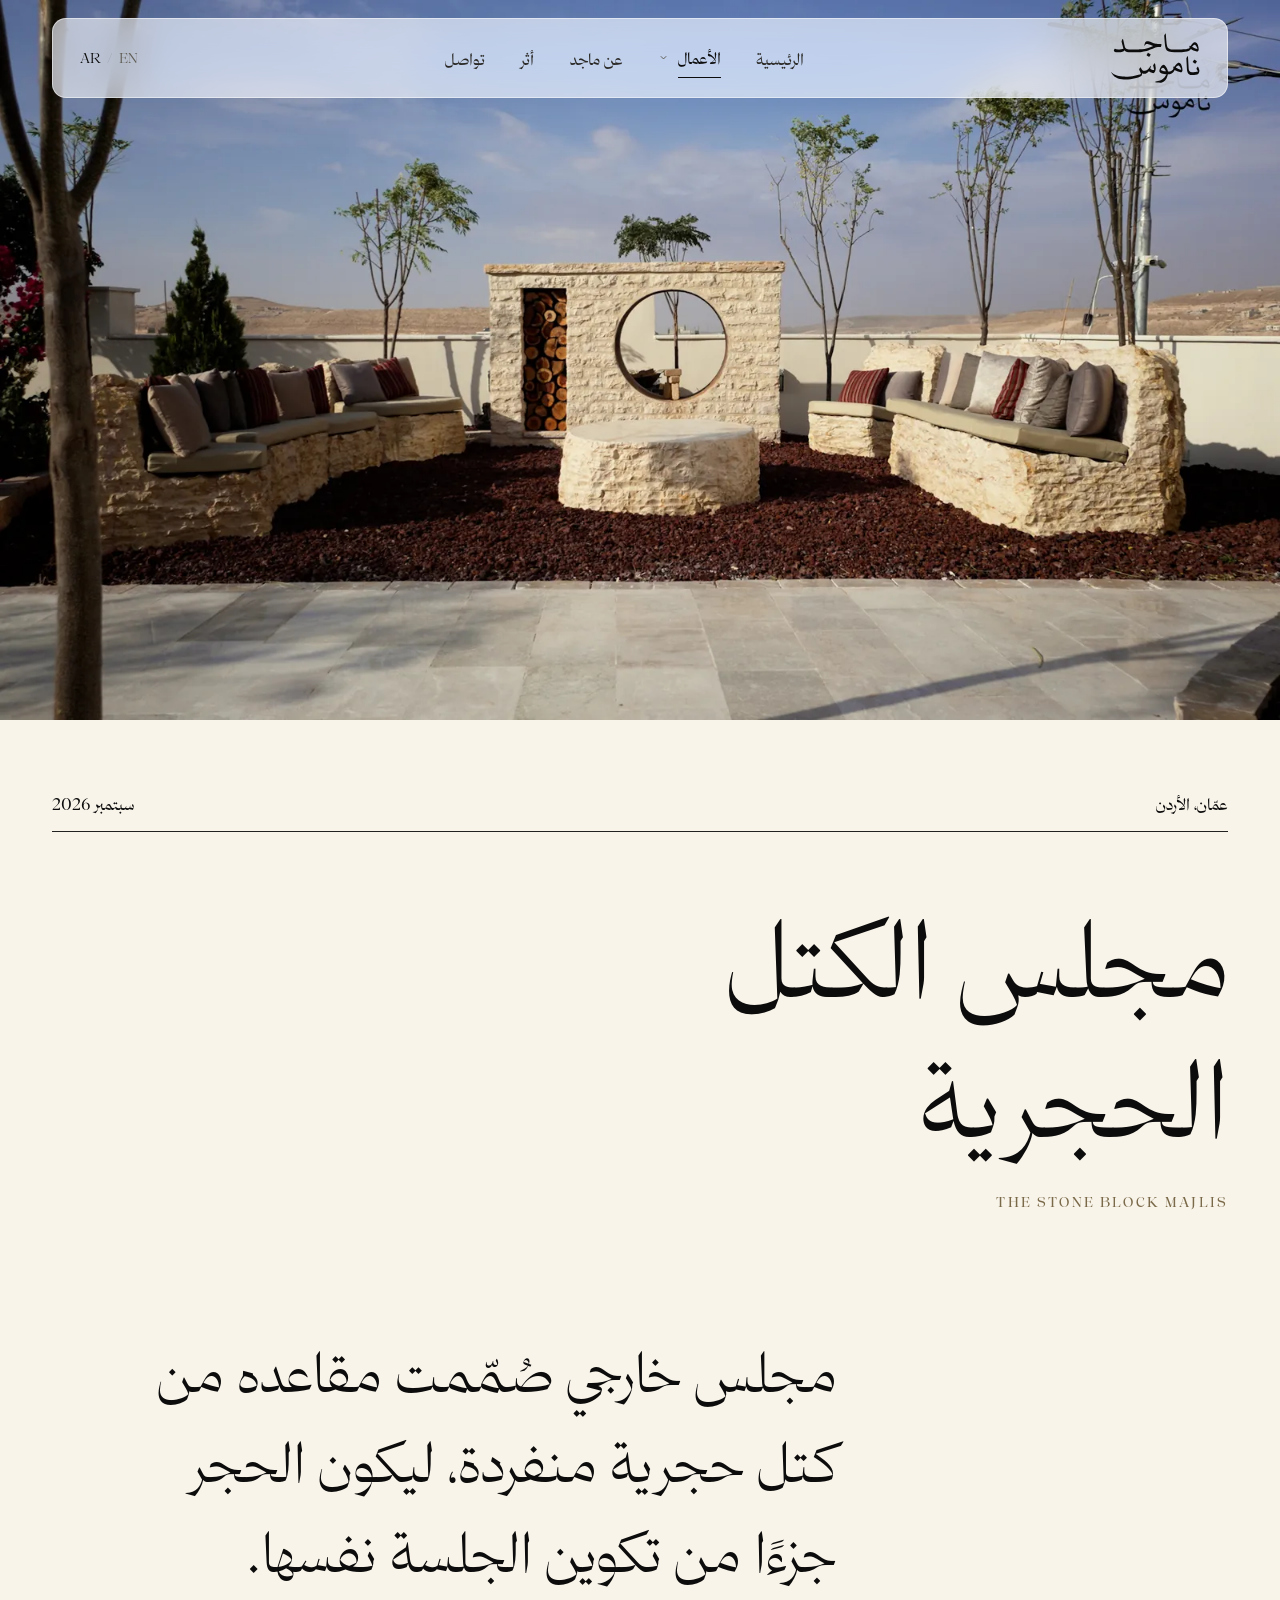
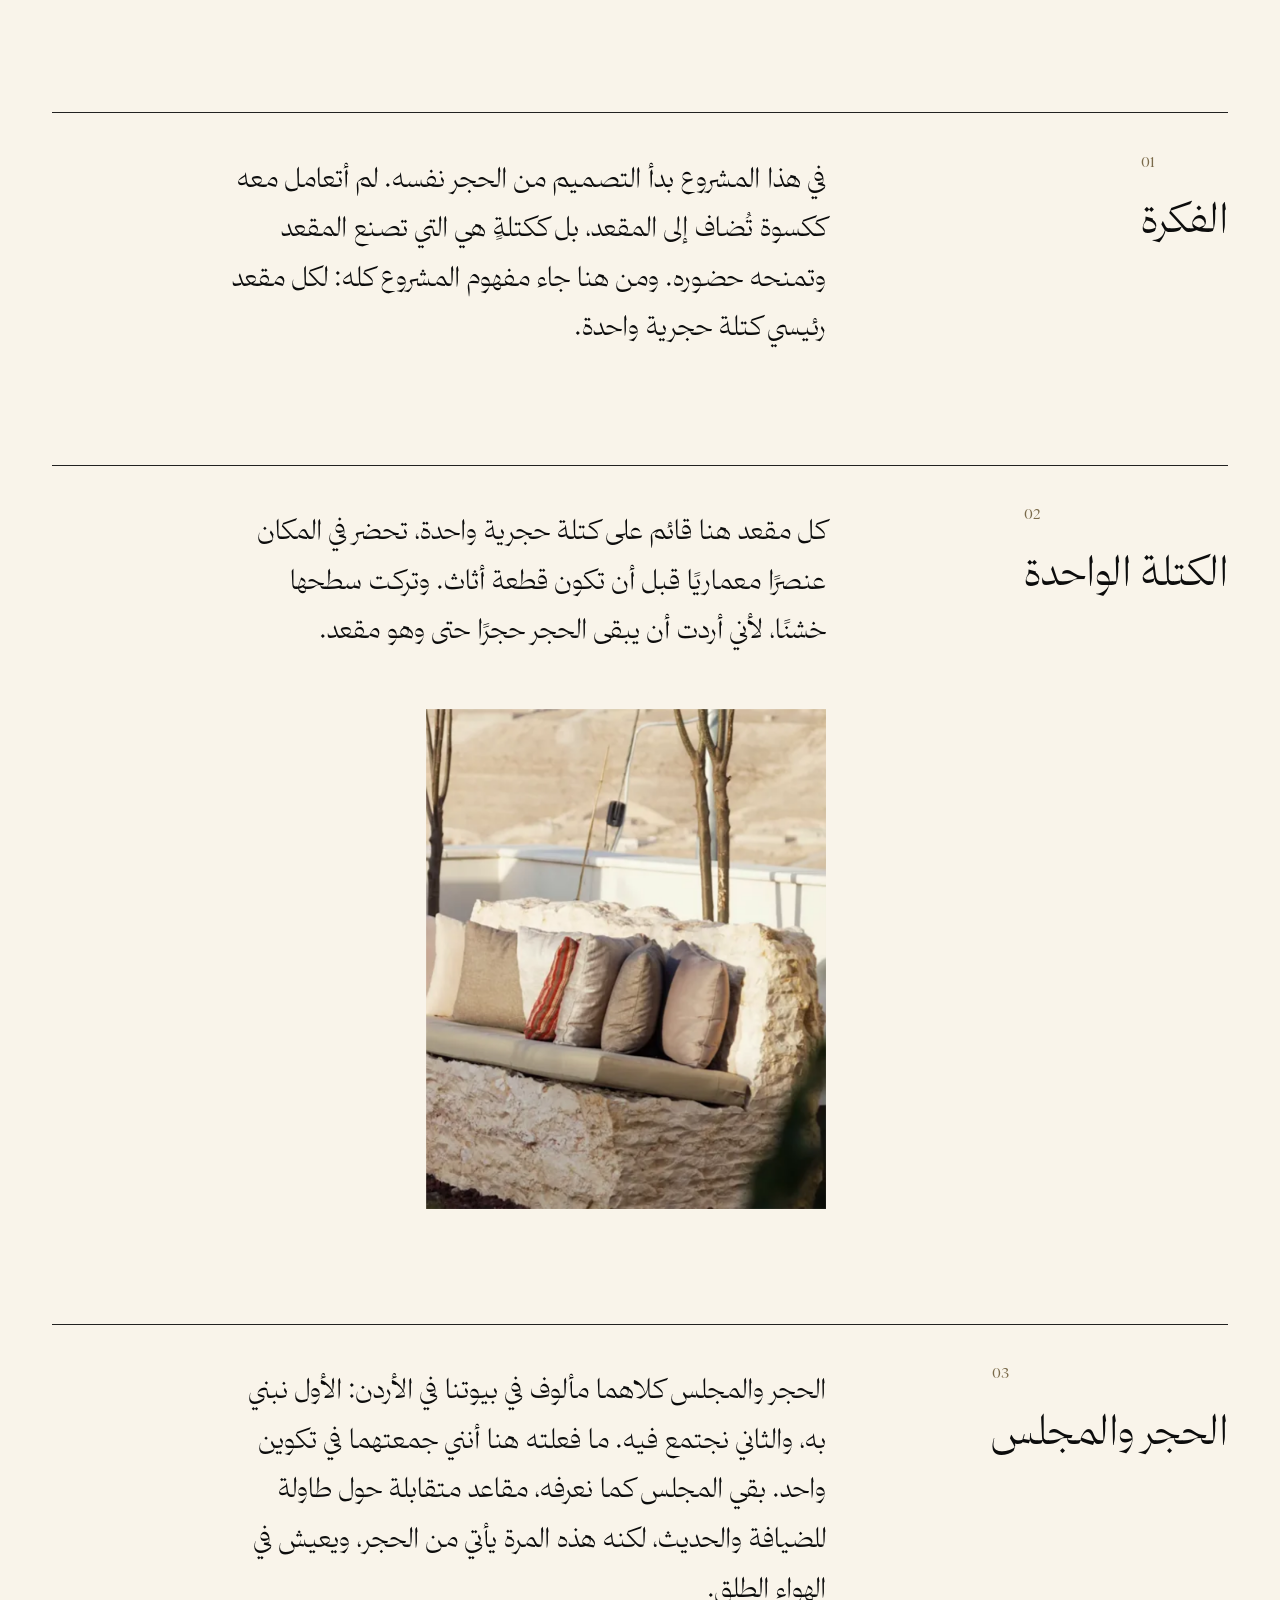
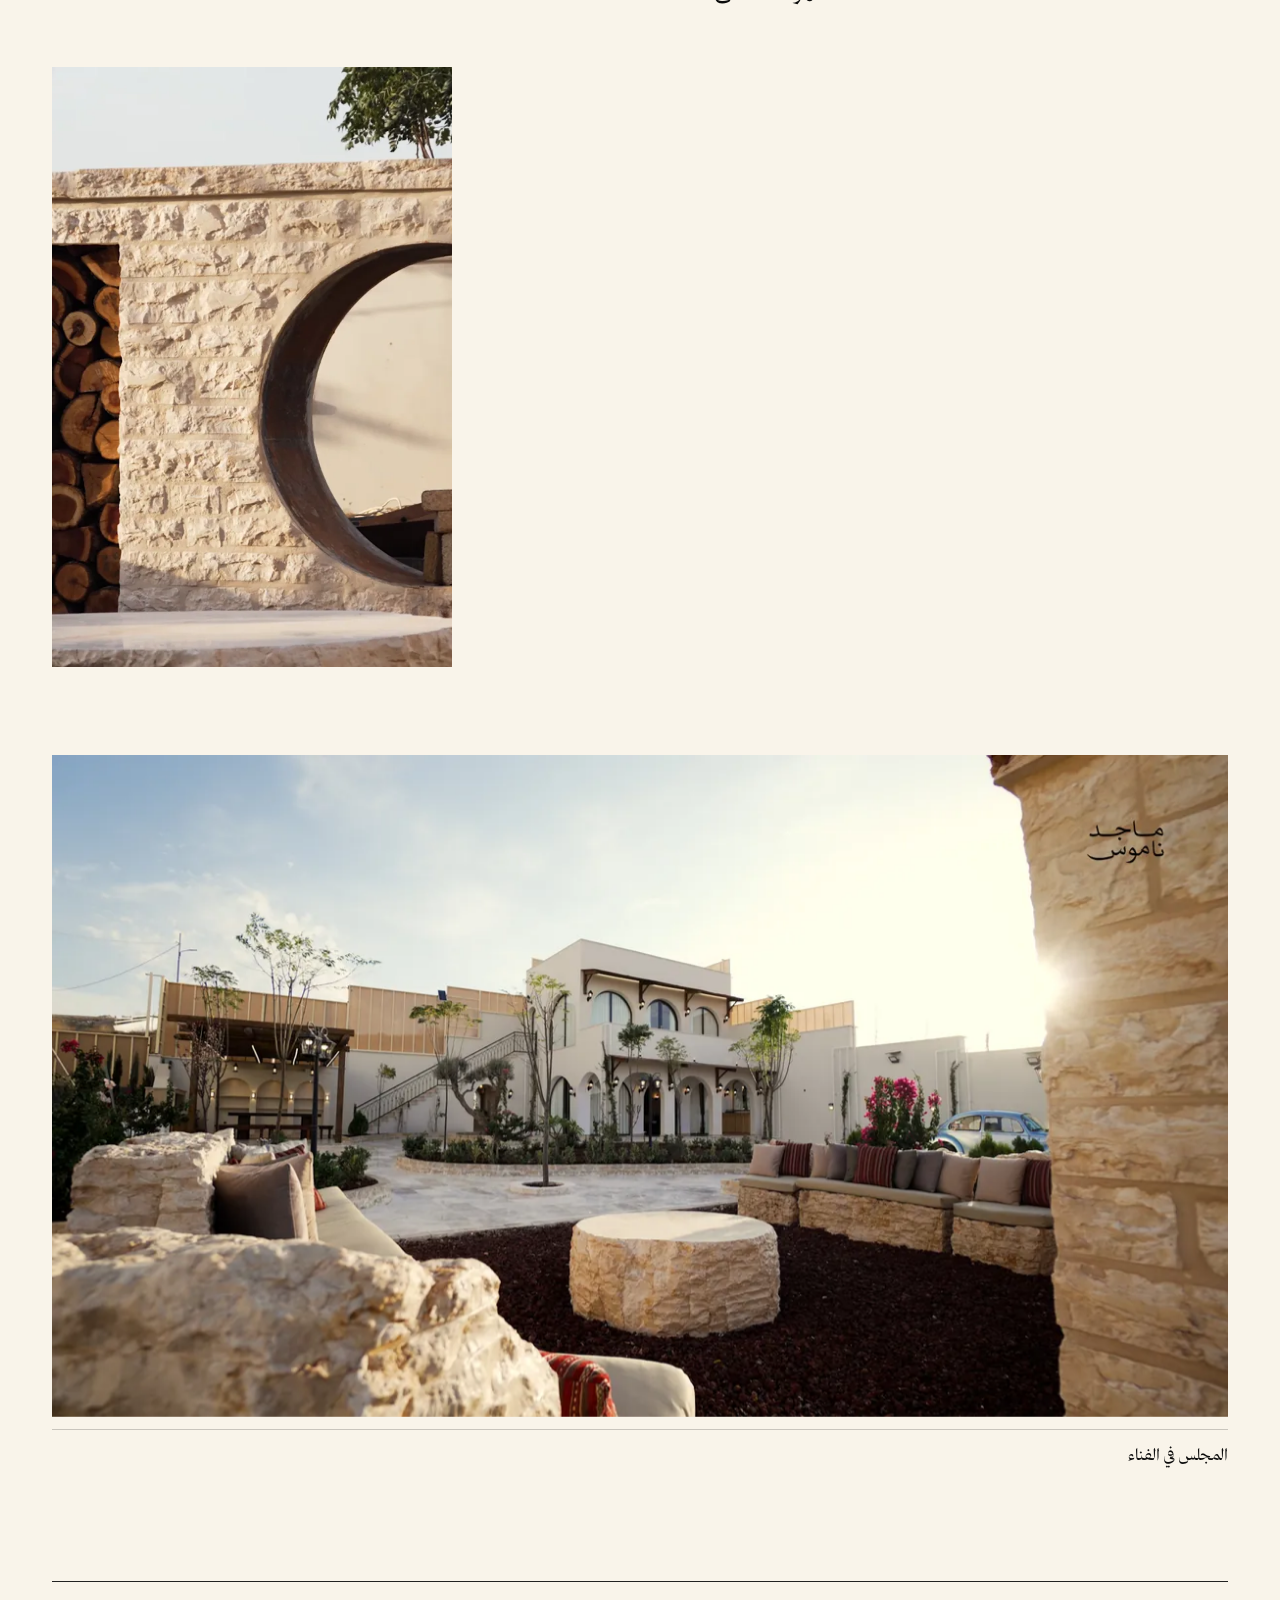
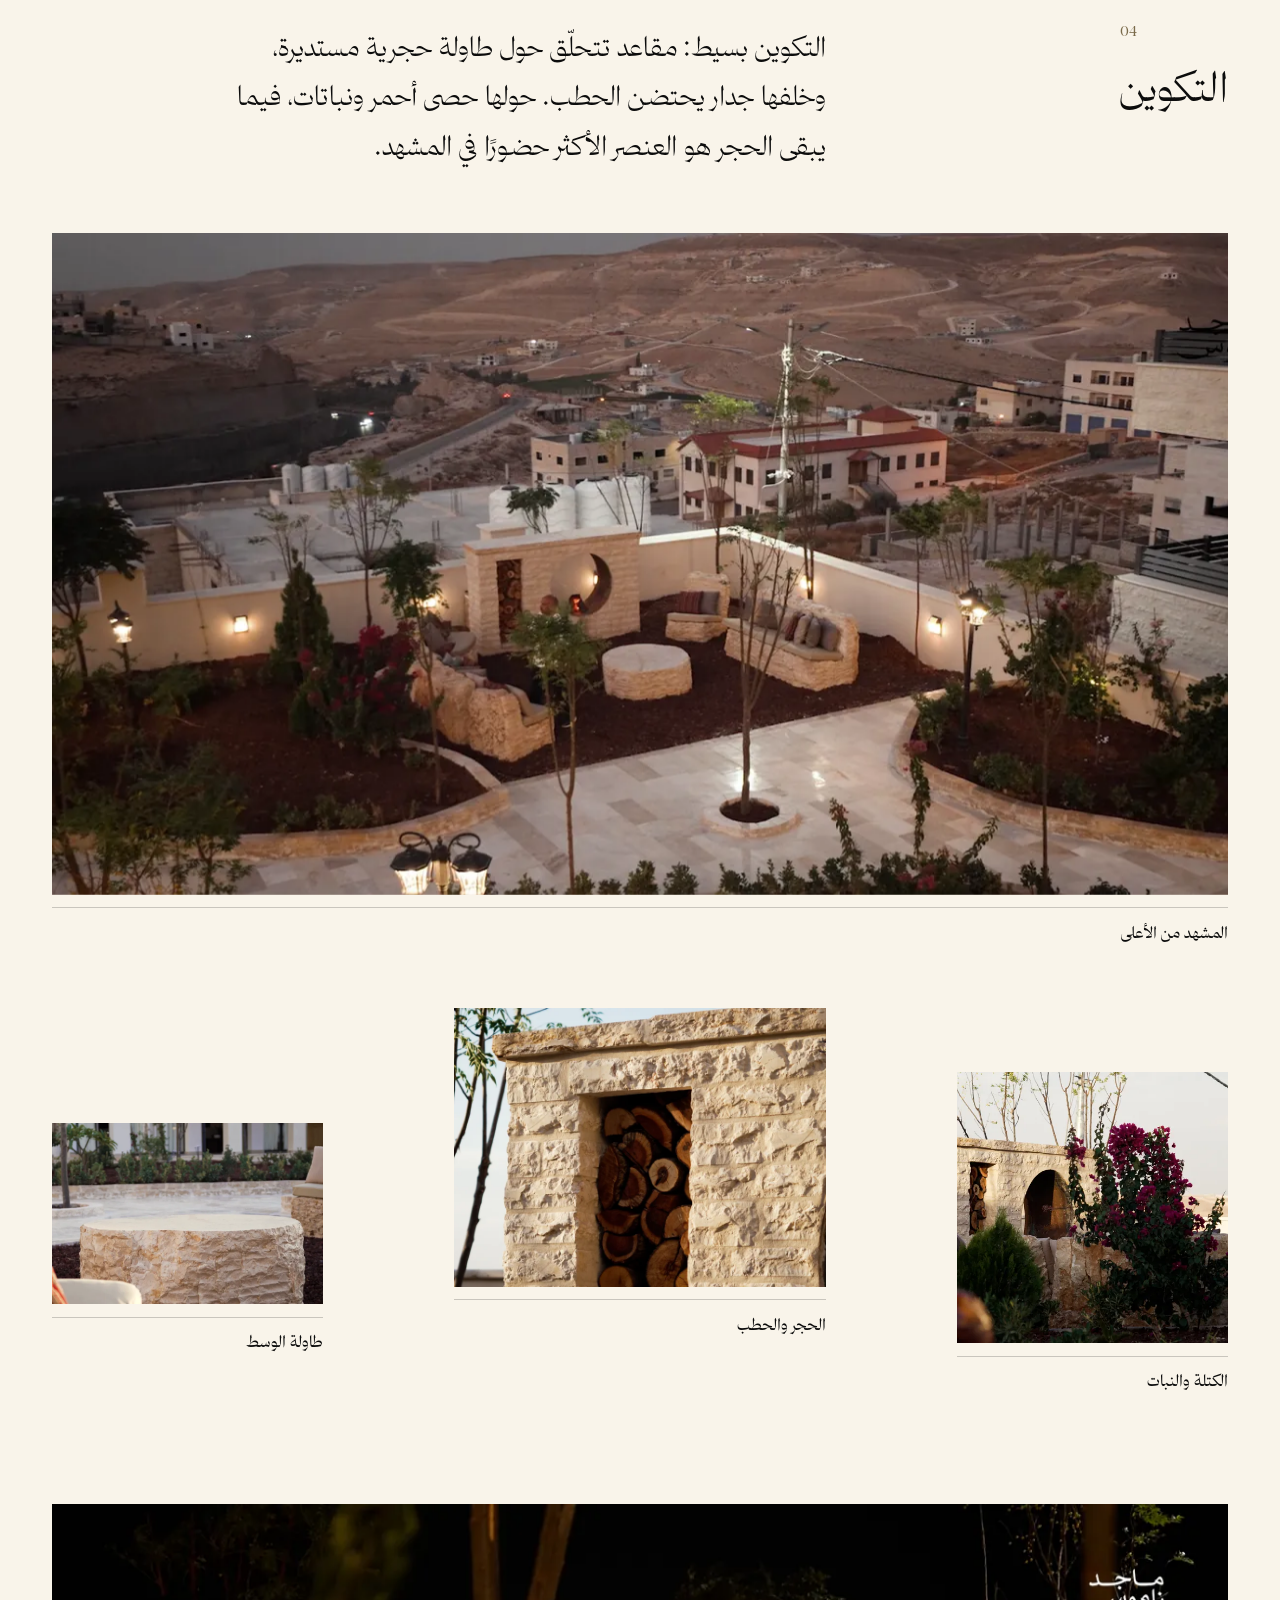
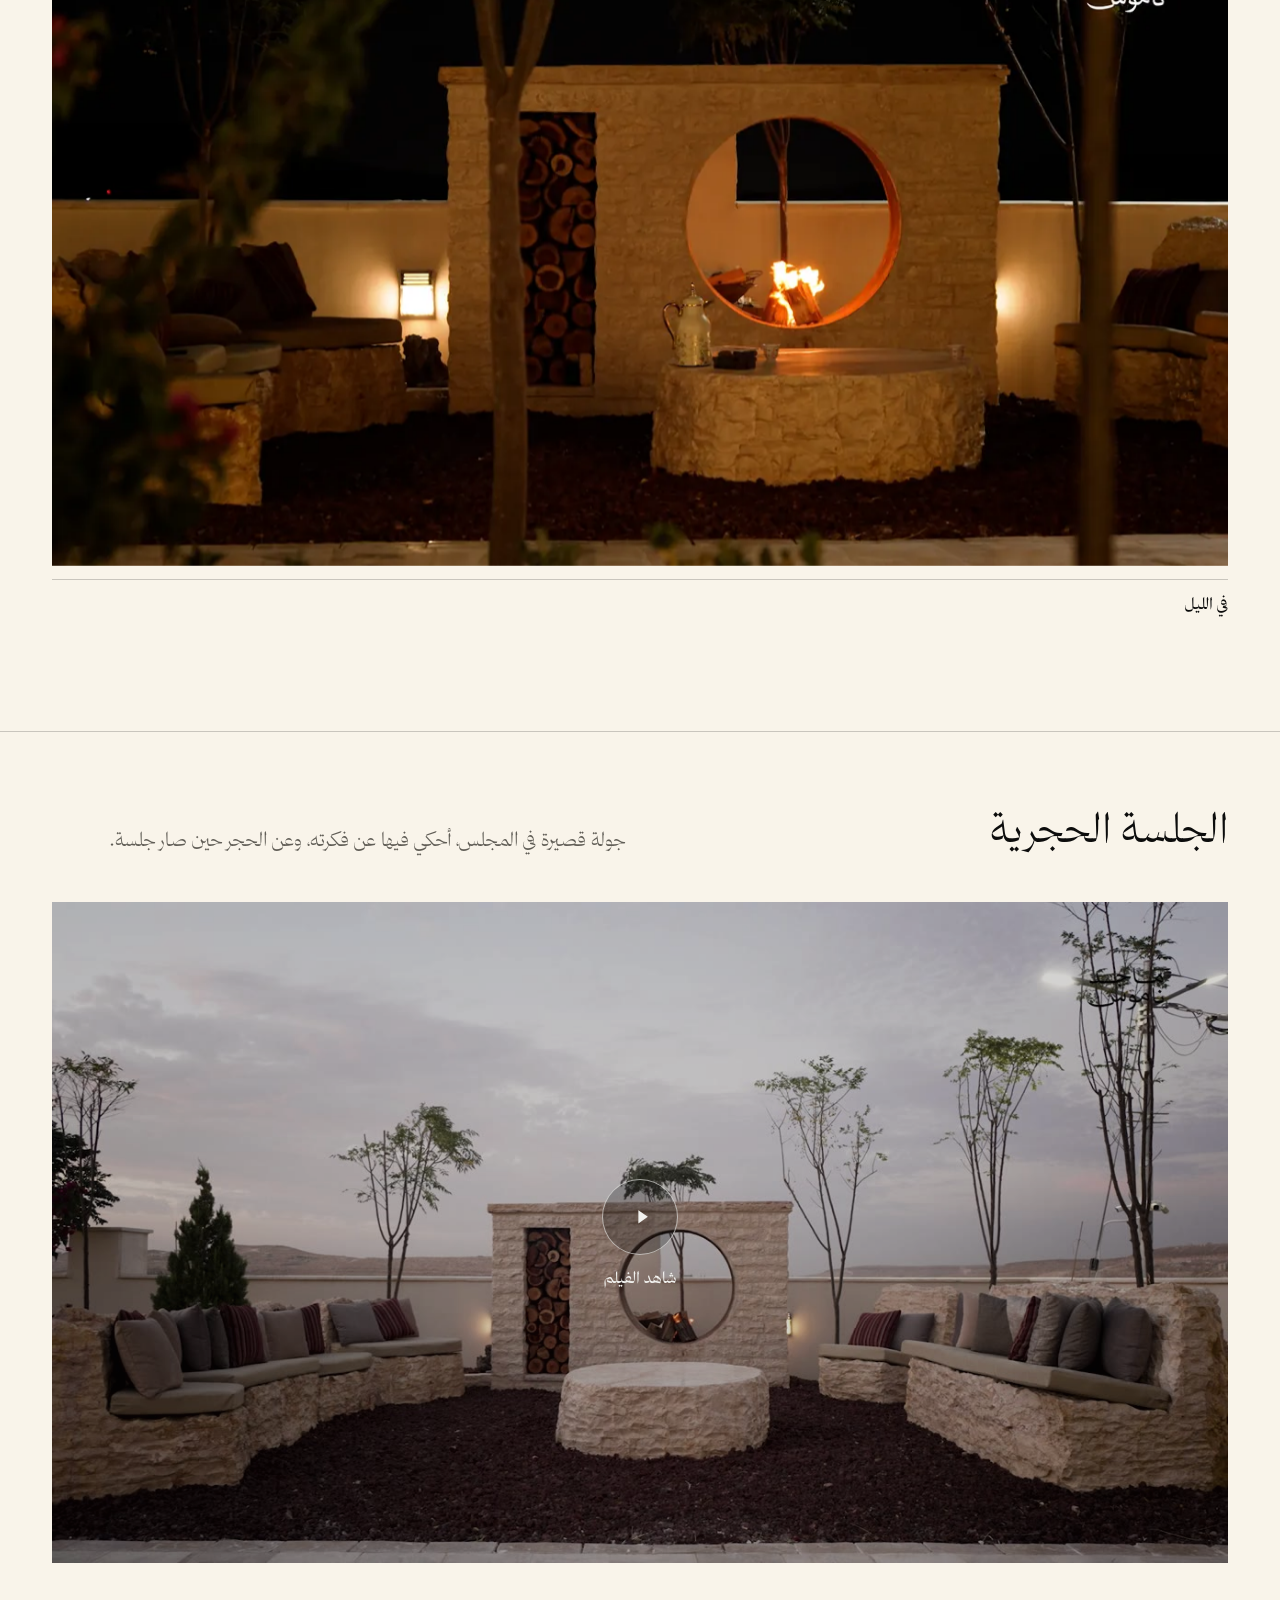
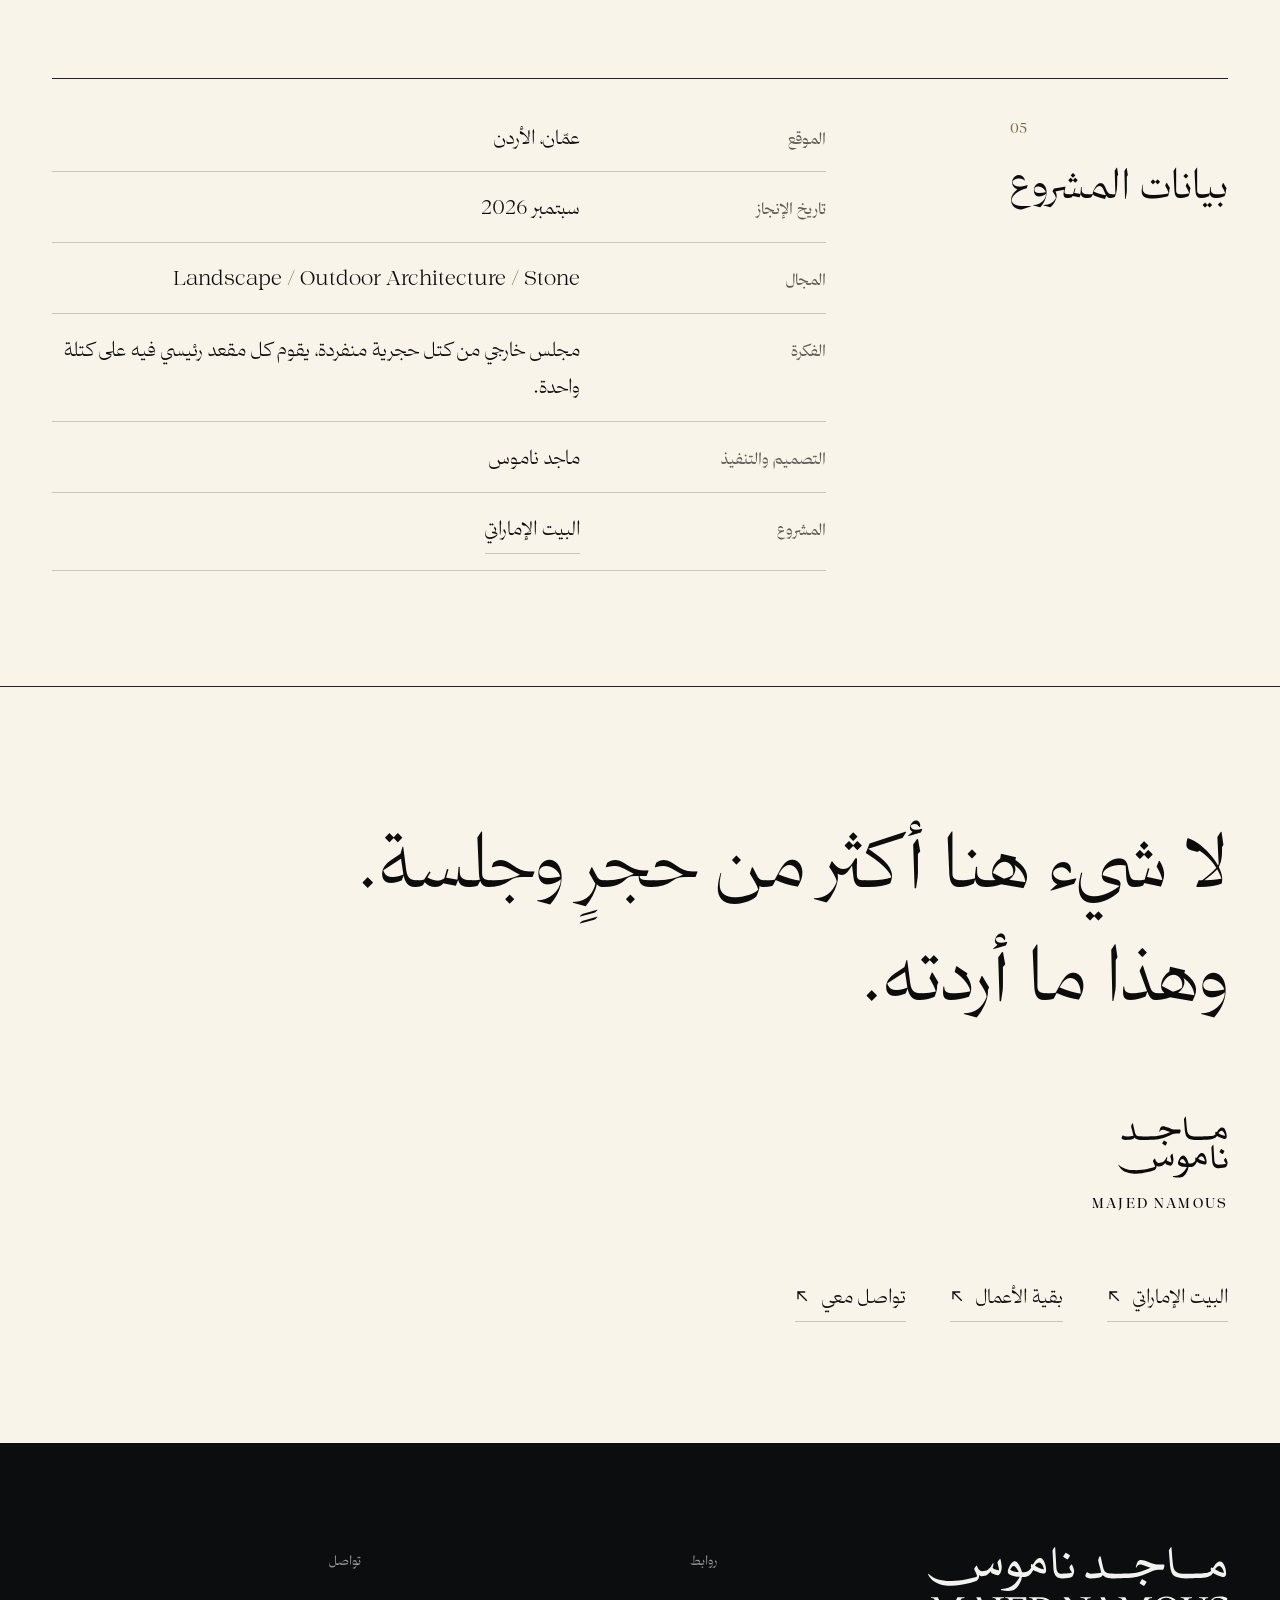
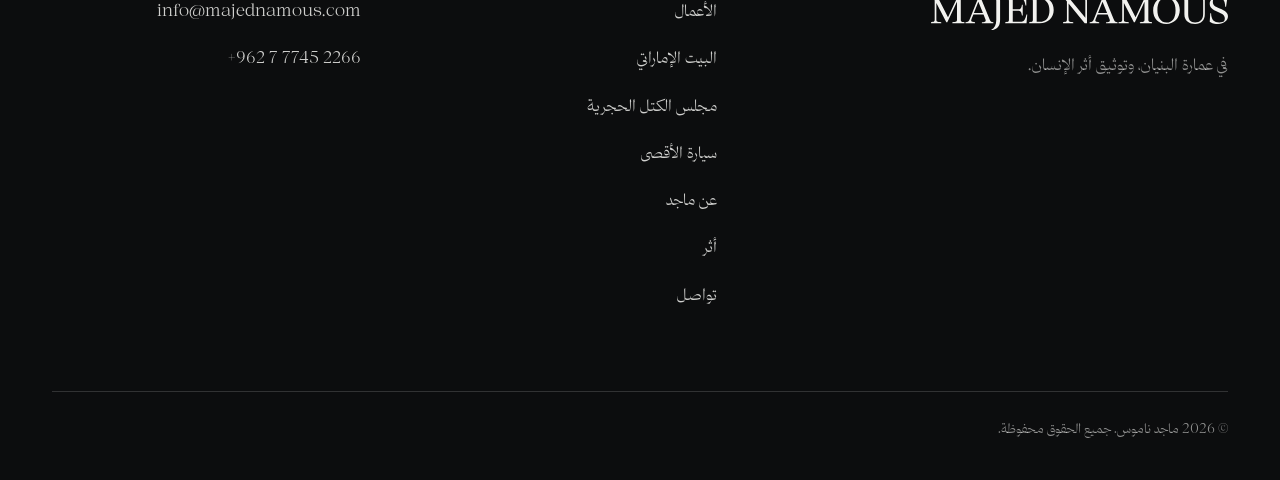
<file: monolith.html>
<!DOCTYPE html>
<html lang="ar" dir="rtl" class="no-js theme-cream">
<head>
  <meta charset="utf-8">
  <meta name="viewport" content="width=device-width, initial-scale=1, viewport-fit=cover">
  <title>مجلس الكتل الحجرية - ماجد ناموس</title>
  <meta name="description" content="مجلس الكتل الحجرية: مجلس خارجي في عمّان صمّمته ونفّذته من كتل حجرية منفردة، يقوم كل مقعد رئيسي فيه على كتلة واحدة.">
  <link rel="canonical" href="https://majednamous.com/monolith.html">
  <link rel="alternate" hreflang="ar" href="https://majednamous.com/monolith.html">
  <link rel="alternate" hreflang="en" href="https://majednamous.com/en/monolith.html">
  <link rel="alternate" hreflang="x-default" href="https://majednamous.com/monolith.html">
  <meta name="theme-color" content="#f9f4ea">
  <link rel="icon" href="favicon.ico" sizes="32x32">
  <link rel="icon" href="assets/img/favicon-512.png" type="image/png" sizes="512x512">
  <link rel="apple-touch-icon" href="assets/img/apple-touch-icon.png">
  <meta property="og:type" content="website">
  <meta property="og:site_name" content="Majed Namous ماجد ناموس">
  <meta property="og:locale" content="ar_JO">
  <meta property="og:title" content="مجلس الكتل الحجرية - ماجد ناموس">
  <meta property="og:description" content="مجلس الكتل الحجرية: مجلس خارجي في عمّان صمّمته ونفّذته من كتل حجرية منفردة، يقوم كل مقعد رئيسي فيه على كتلة واحدة.">
  <meta property="og:url" content="https://majednamous.com/monolith.html">
  <meta property="og:image" content="https://majednamous.com/assets/img/mono-hero-1600.jpg">
  <meta name="twitter:card" content="summary_large_image">
  <link rel="preload" as="font" type="font/woff" href="assets/fonts/thmanyah-light.woff" crossorigin>
  <link rel="preload" as="image" type="image/webp" href="assets/img/mono-hero-m-864.webp" media="(max-width: 699px)" fetchpriority="high">
  <link rel="preload" as="image" type="image/webp" imagesrcset="assets/img/mono-hero-1600.webp 1600w, assets/img/mono-hero-1100.webp 1100w, assets/img/mono-hero-800.webp 800w" imagesizes="100vw" media="(min-width: 700px)" fetchpriority="high">
  <link rel="stylesheet" href="assets/css/site.css?v=26466cbd">
  <link rel="stylesheet" href="assets/css/monolith.css?v=8d49945c">
</head>
<body>
<a class="skip" href="#main">تخطّي إلى المحتوى</a>
<header class="nav" data-nav>
  <div class="nav__bar">
    <a class="nav__logo" href="index.html" aria-label="ماجد ناموس"><svg aria-hidden="true" focusable="false" id="Layer_1" xmlns="http://www.w3.org/2000/svg" version="1.1" viewBox="81 194 1084 611">
  
  <path d="M563.5,453.7c-1.7-1.3-3.4-2.6-5.2-3.8-1.8-1.2-3.5-2.4-5.1-3.5-1.7-1.1-2.6-1.7-3-1.7-1.4-.8-4.3-2.3-8.7-4.6s-7.4-3.5-9.2-3.5-1.5,1.7-3.3,5.1c-1.8,3.5-3.2,6.1-4.3,7.9s-2.7,4.3-4.9,7.6c-2.2,3.2-3.2,5.9-3.2,8.1s2.2,2.9,6.5,5.6c4.4,2.7,7.5,4.8,9.2,6.2,1.8,1.4,4.4,3.1,7.8,4.9s6,2.7,7.8,2.7,3.8-2,6-5.9c2.1-4,3.9-7.1,5.4-9.2.7-1.4,2-3.5,3.8-6.2s2.7-5.1,2.7-7.3-.8-1.1-2.4-2.4h.1Z"/>
  <path d="M698.1,336c0,2.6-.4,5.3-1.1,8.4-.7,3.1-1.5,6.1-2.4,9s-2,5.6-3.2,7.9c-1.3,2.3-2.5,4.1-3.5,5.1h-16.8c-13,0-24.6.8-34.7,2.2s-18.8,4-26,7.6c-13.3,6.1-26,11.8-37.9,17-11.9,5.3-23.9,10-36,14.1s-24.6,7.7-37.4,10.5c-12.9,2.9-26.9,5.3-42,7.1-9,1-23.5,2.1-43.6,3.2-20,1-48.8,1.8-86.4,2.2-21,0-38.3-1.8-52-5.4-13.8-3.6-24.6-9.9-32.5-19l-2.2,5.4c-2.2,3.6-5.9,6.5-11.4,8.9-5.4,2.4-11.7,4.3-18.9,5.7s-15.2,2.6-23.8,3.2c-8.6.8-17.4,1.1-26,1.1s-12.2-.7-19.2-2c-7.1-1.2-12.2-2.8-15.5-4.6-6.1-3.6-9.2-8.1-9.2-13.5s.4-5,1.3-7.3,1.9-4.7,3-7.3c1.4-2.9,2.7-5.3,3.8-7.1s2.7-2.9,4.9-3.2c1.1,0,2.3.5,3.8,1.7,1.4,1,3.5,2.3,5.9,3.5,2.6,1.3,5.8,2.5,9.8,3.5,4,1.1,9,1.6,15.2,1.6,13.7,0,27.1-.8,40.3-2.5,13.2-1.6,22.8-3.5,29-5.6-1.4-4.7-3.2-11.1-5.4-19.3-2.2-8.1-4.3-16.5-6.5-25.2-2.2-8.6-4.4-16.9-6.5-24.9-2.1-7.9-3.8-14.4-4.8-19.5,0-2.5.5-5.7,1.6-9.5s2.5-7.4,4.1-10.8c1.6-3.5,3.2-6.3,4.9-8.6,1.6-2.3,3.2-3.5,4.6-3.5s2.9,1.4,3.2,4.4c3.6,14.8,7.1,30.2,10.6,46,3.4,15.9,6.8,30.1,10,42.7,2.6,9.1,6,16,10.5,20.9,4.5,4.8,10.1,8.4,16.5,10.5s14,3.5,22.5,4.1c8.4.5,18,.8,28.4.8,20.5,0,38.3,0,53-.3,14.8-.1,27.4-.5,37.7-.8,10.3-.3,18.6-.7,24.9-1,6.3-.4,11.1-.7,14.4-1,1,0,2,0,2.9-.2,20.5-1.3,42.4-5.6,65.6-12.8,24.4-7.6,47.9-16.6,70.6-27.1-4.7-1.4-10.3-3.5-16.8-5.9-6.5-2.6-13.4-5.2-20.6-7.9s-14.3-5-21.4-7c-7.1-2-13.2-3-18.7-3s-11.6,1.8-15.2,5.4-7.2,8.1-10.8,13.5c-.8.8-1.3,1.4-1.7,2.2-.3.8-1,1-2.1,1s-1.7-.9-1.7-2.7v-2.2c0-.3.1-.7.5-1,1.8-7.6,3.7-14.4,5.7-20.6,2-6.1,4.4-11.4,7.3-15.6,2.9-4.4,6.4-7.7,10.5-10.1,4.2-2.3,9.5-3.5,16-3.5s13.8,1.4,21.9,4.1c8.1,2.7,16.7,5.9,25.7,9.5s18.3,7.1,27.7,10.5c9.3,3.5,18.6,5.7,27.6,6.8,6.1.8,12.8,1.3,20,1.6,7.2.3,13.4.5,18.4.5s9,0,14.1-.3c5-.1,8.3-.2,9.8-.2,3.6,0,5.4,2.9,5.4,8.6h.3Z"/>
  <path d="M1150,369c-2-10.6-4.9-20.6-8.7-29.9s-8.5-17.1-14.1-23.5c-5.6-6.2-12-9.4-19.3-9.4s-9.8,1.3-14.4,3.8c-4.5,2.5-8.7,5.6-12.7,9.4s-7.7,8-11.1,12.6c-3.5,4.7-6.5,9-8.9,12.9l-5.9,9.7c-2.9-2.9-5.8-4.3-8.7-4.3s-3.4,1-4.8,3.2c-1.5,2.1-2.2,5.3-2.2,9.6s.9,8.3,2.7,12.9c-3.2,2.5-7.2,4.7-12,6.7-4.7,2-9.5,3.7-14.6,5.2-5,1.4-10.1,2.5-15.2,3.2-3.5.5-6.7.8-9.6,1-1.3.1-2.6.1-3.9.1-3.2.4-8,.7-14.3,1-6.3.4-14.7.8-25,1-10.2.4-22.8.7-37.6.8-14.8.2-32.5.3-53.1.3s-16.8,0-25.7-.3c-8.8-.1-17.4-1.4-25.7-3.8-8.3-2.3-15.9-6.2-22.7-11.7-6.8-5.4-12.1-13.5-15.7-24.4-1.4-4.4-2.7-9.9-3.8-16.8-1.1-6.8-2.1-14.3-3-22.2-.9-8-1.7-15.8-2.4-23.6-.8-7.8-1.3-14.3-1.7-19.7-.7-9.8-1.4-19.2-2.2-28.2-.7-9-1.3-16.9-1.9-23.5s-1-12.1-1.3-16.2c-.4-4.1-.7-6.2-1-6.2-1.8,0-3.7,1.4-5.7,4.1-2,2.7-3.8,5.7-5.6,8.9-2.2,4-4.5,8.4-7.1,13,2.9,37.2,5.3,69,7.3,95.3s5.7,47.5,11.1,63.3c6.8,18.4,19.6,30.8,38.1,37.2,18.7,6.3,41.7,9.5,69,9.5,37.6-.4,66.3-1.1,86.4-2.2,20-1.1,34.5-2.2,43.5-3.2,17.4-1.4,31.6-4.9,42.8-10.3,11.2-5.4,20.4-13.4,27.6-23.8,5.8,3.6,12.4,7.2,19.8,10.8s14.7,6.8,22,9.5c7.2,2.7,14.1,4.9,20.5,6.5,6.5,1.6,12,2.5,16.2,2.5s7.9-2.2,11.7-6.5c3.8-4.3,5.7-9.7,5.7-16.2s-1-17.7-3-28.3h0l.2.2ZM1104.5,380.3c-12.1-5-23.2-10.6-33.2-16.8,3.9-7.2,8.7-13.2,14.3-17.9,5.6-4.7,10.9-7,16-7s8.3,1.6,11.9,4.9c3.6,3.2,7,7.4,10,12.4,3.1,5.1,5.8,10.5,8.1,16.2,2.3,5.8,4.1,11.4,5.2,16.8-9.4-.7-20.2-3.5-32.3-8.6h0Z"/>
  <path d="M627.7,626.1c0,14.4-2.7,27.3-8.1,38.4-5.4,11.2-11.4,17.9-17.9,20.1-2.2,0-6.2-.6-12.2-1.9-5.9-1.3-12-3-18.1-5.2s-11.6-4.7-16.2-7.6c-4.7-2.9-7.1-5.9-7.1-9.2s.2-1.8.6-3.2c.3-1.4.5-2.6.5-3.2-8.3,11.2-17.8,20.3-28.4,27.3-10.7,7.1-23.8,10.6-39.3,10.6s-5.2-.8-10-2.2c-4.9-1.4-8.4-4.1-10.6-8.1.4,1.4.5,2.8.3,4.1s0,2.6.2,4.1c0,7.2-1.5,13.6-4.6,19.2-3.1,5.6-6.5,10.2-10.5,13.8-3.2,2.6-11.3,5.9-24.1,10.3-12.8,4.3-28.1,8.7-46,13-17.8,4.3-37.1,8.1-57.6,11.4-20.6,3.2-40.1,4.9-58.5,4.9s-29.3-.9-45.7-2.7c-16.5-1.8-32.5-5.6-48.2-11.1-15.7-5.6-30.5-13.5-44.4-23.8-13.8-10.3-25.1-23.9-33.8-40.8-1.8-3.3-2.7-6.2-2.7-8.7s.4-1.6,1.1-1.6c1.4,0,3.6,1.4,6.5,4.3,10.8,11.2,23.5,20.2,38.2,26.8,14.6,6.7,29.7,11.7,45.2,15.1,15.5,3.5,30.8,5.6,45.7,6.5,15,.9,27.9,1.3,38.7,1.3,16.6,0,34.5-1.2,53.6-3.5,19.1-2.4,37.5-5.4,55-9s33.2-7.4,47.1-11.2,23.9-7.2,30.1-10.1c-.8-5.4-2.9-12.6-6.5-21.3s-7.9-18-12.9-27.8c-1.1-2.2-1.6-3.9-1.6-5.4,0-3.9,2.2-8.7,6.5-14.1,1.5-1.8,3.6-4.2,6.5-7.3s5-4.6,6.5-4.6c1.4,3.2,2.7,6.2,3.8,8.9,1,2.7,2,5.6,2.7,8.4,3.9,7.2,8.6,13.2,14.1,18.1s11,7.3,16.8,7.3c9.4,0,17.6-1.1,24.7-3.5,7-2.3,13.2-5.3,18.6-8.9,5.4-3.6,10-7.5,13.8-11.9,3.8-4.3,7.1-8.4,10-12.3.4-.4,1.3-2,2.7-4.9s3-5.7,4.9-8.6c1.8-2.9,3.4-5.6,4.8-8.1,1.4-2.5,2.4-3.8,2.7-3.8,1.8,0,2.7,2.3,2.7,7s-.2,2.2-.5,4.4c-.4,1.8-1,4.7-1.9,8.6-.9,4-2.3,9-4.1,15.1,1.4,2.5,4.2,4.8,8.4,7,4.1,2.1,8.6,4.1,13.2,5.9,4.7,1.8,9.4,3.2,14.1,4.4,4.7,1,8.7,1.8,12,2.1-.4-3.2-1-7.4-2-12.3-.9-5-2-10.2-3.2-15.6-1.3-5.3-2.5-10.8-3.8-16.2-1.3-5.3-2.5-9.8-3.5-13.5,0-1,.9-2.9,2.7-5.6,1.8-2.6,3.8-5.6,5.9-8.6,2.2-3.1,4.1-5.8,5.9-8.1s3.1-3.7,3.8-4c.3,0,.6,0,.8-.3.2-.2.5-.3.8-.3,1.5,0,2.7,2,3.8,6,.7,3.2,1.5,7.5,2.4,12.9s1.8,10.8,2.7,16.2,1.7,10.6,2.2,15.5c.5,4.8.8,8.6.8,11.1h-.1Z"/>
  <path d="M951.8,621.5c-2-10.6-4.9-20.7-8.7-30.1-3.8-9.3-8.5-17.2-14.1-23.5s-12-9.5-19.3-9.5-9.8,1.3-14.4,3.8c-4.5,2.5-8.7,5.6-12.7,9.5-4,3.8-7.7,8-11.1,12.7-3.4,4.7-6.4,9-8.9,13l-6,9.7c-1.4-1-2.8-2-4.1-2.9s-2.6-1.3-4.1-1.3c-4,0-5.9,4-5.9,11.9s.5,8.7,1.7,15.2c-4,8.3-10.2,15.9-18.4,22.7-8.3,6.8-18.4,10.3-30.3,10.3s-.4,0-.6,0h-17.3c-2.5-9-5.8-18.3-9.7-27.9-4-9.5-8.3-18.2-13-26s-9.7-14.1-14.9-19c-5.3-4.8-10.4-7.3-15.4-7.3s-13.5,3-19.8,9-12,13.1-16.8,21.4c-4.9,8.3-8.8,16.8-11.7,25.2-2.9,8.5-4.4,15.4-4.4,20.8s2.7,12.7,8.1,17.4c5.4,4.7,12.4,8.5,20.8,11.4,8.5,2.9,18,5,28.4,6.2,10.5,1.3,20.8,2.1,30.9,2.4-2.2,4.7-5,9.8-8.4,15.2-3.5,5.4-7.2,10.8-11.4,16.2s-8.6,10.5-13.2,15.4c-4.7,4.9-9.2,9-13.5,12.2-6.5,5.4-12.6,9.5-18.2,12.2-5.6,2.7-10.4,5-14.3,6.8-8.3,2.9-17,5.3-26,7.3s-18,3.4-27.1,4.1c-4.7.8-7.1,2.6-7.1,5.4s1.3,2.7,3.8,3.8c9,2.1,18.4,3.7,28.1,4.6,9.8.9,19,1.3,27.6,1.3s15.1-1.1,23.6-3.2c8.4-2.2,16.1-5.8,23-10.8,12.6-9.4,23.2-22.3,31.9-38.5s14.4-33.2,17.4-50.8h18.9c7.6,0,14.6-1.6,21.1-4.7,6.5-3,12.4-7,17.8-11.9,5.4-4.9,10.2-10.4,14.4-16.5,4.1-6.1,7.7-12.4,10.5-19,5.8,3.7,12.3,7.1,19.6,10.3s14.5,6.2,21.9,8.7c7.4,2.6,14.3,4.6,20.6,6s11.7,2.1,16,2.1,7.9-2.1,11.7-6.5,5.7-9.8,5.7-16.2-1-17.8-3-28.4h0l.3-.2ZM736.5,661.1c-6.2-.6-12.1-1.6-17.9-3-5.7-1.4-11.1-3.3-16.2-5.7-5-2.3-9.2-5.5-12.4-9.5,2.9-5.4,6.5-11,11.1-16.8,4.5-5.7,9.3-8.7,14.4-8.7s12,4.1,18.7,12.5c6.6,8.3,13,19,19.2,31.9-5,0-10.6-.2-16.8-.8h0ZM906.1,632.8c-12.3-5.3-23.5-11.1-33.6-17.2,4-7.3,9-13.2,14.9-17.8,5.9-4.5,11.4-6.8,16.5-6.8s7.8,1.7,11.7,5c3.8,3.2,7.2,7.5,10.2,12.6,3.1,5.1,5.7,10.7,7.9,16.7s3.8,11.6,4.9,16.7c-9.4-.8-20.2-3.8-32.5-9h0v-.2Z"/>
  <path d="M1161.1,655.4c0,3.2-.5,7.1-1.7,11.4-1.1,4.4-2.4,8.6-4.1,12.7-1.6,4.2-3.3,7.8-5.1,10.8-1.8,3.1-3.5,5-4.9,5.7-5.8,3.6-15.3,6.6-28.4,9s-27.4,3.5-42.5,3.5-.6,0-.9,0h-1.3c-7.2,0-14.5-.8-22-2.5-7.4-1.6-14.1-5.3-20-11.1s-10.9-13.9-14.9-24.4-6.3-24.8-7.1-42.8c-.7-17.4-1.7-36.9-2.9-58.7-1.3-21.9-2.5-43.8-3.5-65.8,2.2-4.4,4.4-8.5,6.5-12.5,1.8-3.2,3.8-6.2,5.7-9s3.8-4.1,5.7-4.1,1.1.5,1.3,1.4c.2,1,.5,3,.8,6.2l8.7,146.2c.7,13,4.2,23.3,10.5,30.9,6.3,7.5,16.7,11.4,31.1,11.4s.4,0,.7,0h1.5c6.1,0,12.8-.3,20-.8s14.1-1.3,20.8-2.2c6.7-.9,12.8-1.8,18.2-2.7,5.4-.9,9.2-1.9,11.4-2.9-.8-2.2-2.1-4.8-4.1-7.9-2-3-4.1-6.3-6.2-9.7-2.2-3.5-4.1-6.8-5.7-10.3s-2.4-6.2-2.4-8.4c0-4,2.1-8.3,6.2-13s7.7-8.4,10.5-11.4c5.8,10.5,10.2,20.3,13.3,29.6,3,9.2,4.6,16.3,4.6,21.4h.2Z"/>
  <path d="M1127.8,537.1c-1.7-1.3-3.3-2.6-5.1-3.8-1.9-1.2-3.5-2.4-5.2-3.5-1.6-1.1-2.6-1.7-2.9-1.7-1.5-.8-4-2.3-7.6-4.6s-6.3-3.5-8.1-3.5-1.8,1.7-4.4,5.1c-2.5,3.5-4.3,6.1-5.4,7.9-1.1,1.8-2.7,4.3-4.9,7.6-2.1,3.2-3.2,5.9-3.2,8.1s2.2,2.9,6.5,5.6c4.3,2.7,7.4,4.8,9.2,6.2s4.4,3.1,7.8,4.9c3.5,1.8,6.1,2.7,7.9,2.7s3.8-2,5.9-5.9c2.2-4,4-7.1,5.4-9.2.8-1.4,2-3.5,3.8-6.2s2.7-5.1,2.7-7.3-.8-1.1-2.4-2.4h0Z"/>
</svg></a>
    <nav class="nav__links" aria-label="التنقّل">
      <ul>
        <li><a class="nav__link" href="index.html#top">الرئيسية</a></li>
        <li class="nav__item--sub" data-sub><a class="nav__link is-current" href="index.html#works">الأعمال</a><button class="nav__caret" type="button" data-sub-toggle aria-expanded="false" aria-controls="nav-sub" aria-label="مشاريع من الأعمال"><svg viewBox="0 0 10 10" fill="none" aria-hidden="true" focusable="false"><path d="M2 3.6 5 6.6 8 3.6" stroke="currentColor" stroke-width="1.1"/></svg></button><ul class="nav__sub" id="nav-sub"><li><a href="emirati.html">البيت الإماراتي</a></li><li><a href="monolith.html" aria-current="page">مجلس الكتل الحجرية</a></li><li><a href="aqsa.html">سيارة الأقصى</a></li></ul></li>
        <li><a class="nav__link" href="index.html#about">عن ماجد</a></li>
        <li><a class="nav__link" href="index.html#athar">أثر</a></li>
        <li><a class="nav__link" href="contact.html">تواصل</a></li>
      </ul>
    </nav>
    <div class="nav__end">
      <div class="lang"><span aria-current="true">AR</span><span class="lang__sep" aria-hidden="true">/</span><a href="en/monolith.html" lang="en" hreflang="en">EN</a></div>
      <button class="nav__toggle" type="button" data-nav-toggle
              aria-expanded="false" aria-controls="nav-menu" aria-label="فتح القائمة">
        <span></span><span></span>
      </button>
    </div>
  </div>
  <div class="nav__menu" id="nav-menu" data-nav-menu aria-hidden="true">
    <div class="nav__menu-inner">
      <ul>
        <li><a class="" href="index.html#top">الرئيسية</a></li>
        <li><a href="index.html#works">الأعمال</a><ul class="nav__menu-sub"><li><a href="emirati.html">البيت الإماراتي</a></li><li><a href="monolith.html" aria-current="page">مجلس الكتل الحجرية</a></li><li><a href="aqsa.html">سيارة الأقصى</a></li></ul></li>
        <li><a class="" href="index.html#about">عن ماجد</a></li>
        <li><a class="" href="index.html#athar">أثر</a></li>
        <li><a class="" href="contact.html">تواصل</a></li>
      </ul>
    </div>
  </div>
</header>

<main id="main" class="mono">

  <section class="mono-hero" id="top" aria-labelledby="mono-title">
    <figure class="mono-hero__media"><picture><source media="(max-width: 699px)" type="image/webp" srcset="assets/img/mono-hero-m-864.webp" width="864" height="1080"><source type="image/webp" sizes="100vw" srcset="assets/img/mono-hero-1600.webp 1600w, assets/img/mono-hero-1100.webp 1100w, assets/img/mono-hero-800.webp 800w"><img src="assets/img/mono-hero-1600.jpg" alt="مجلس خارجي من كتل حجرية حول طاولة حجرية مستديرة، وخلفه جدار بفتحة دائرية وأخرى للحطب، والتلال في الأفق" width="1600" height="900" loading="eager" decoding="async" fetchpriority="high"></picture></figure>
    <div class="wrap mono-hero__head">
      <p class="mono-hero__eyebrow reveal"><span>عمّان، الأردن</span><span>سبتمبر 2026</span></p>
      <h1 class="mono-hero__title reveal" id="mono-title">مجلس الكتل الحجرية</h1>
      <p class="mono-hero__alt mono-latin reveal" data-delay="1" lang="en" dir="ltr">The Stone Block Majlis</p>
    </div>
  </section>

  <section class="mono-open">
    <div class="wrap">
      <p class="mono-statement reveal">مجلس خارجي صُمّمت مقاعده من كتل حجرية منفردة، ليكون الحجر جزءًا من تكوين الجلسة نفسها.</p>
    </div>
  </section>

  <section class="mono-ch" aria-labelledby="m1">
    <div class="wrap mono-ch__grid">
      <header class="mono-ch__head reveal"><p class="mono-num" dir="ltr">01</p><h2 class="mono-ch__title" id="m1">الفكرة</h2></header>
      <div class="mono-ch__body"><div class="prose mono-prose reveal" data-delay="1"><p>في هذا المشروع بدأ التصميم من الحجر نفسه. لم أتعامل معه ككسوة تُضاف إلى المقعد، بل ككتلةٍ هي التي تصنع المقعد وتمنحه حضوره. ومن هنا جاء مفهوم المشروع كله: لكل مقعد رئيسي كتلة حجرية واحدة.</p></div></div>
    </div>
  </section>

  <section class="mono-ch" aria-labelledby="m2">
    <div class="wrap mono-ch__grid">
      <header class="mono-ch__head reveal"><p class="mono-num" dir="ltr">02</p><h2 class="mono-ch__title" id="m2">الكتلة الواحدة</h2></header>
      <div class="mono-ch__body"><div class="prose mono-prose reveal" data-delay="1"><p>كل مقعد هنا قائم على كتلة حجرية واحدة، تحضر في المكان عنصرًا معماريًا قبل أن تكون قطعة أثاث. وتركت سطحها خشنًا، لأني أردت أن يبقى الحجر حجرًا حتى وهو مقعد.</p></div><figure class="mono-plate mono-plate--block mono-ch__fig img-reveal"><div class="mono-plate__frame"><picture><source type="image/webp" srcset="assets/img/mono-block-720.webp 720w, assets/img/mono-block-500.webp 500w" sizes="(min-width: 900px) 400px, 78vw"><img src="assets/img/mono-block-720.jpg" alt="مقعد حجري قائم على كتلة واحدة، وعليه وسائد قماشية" loading="lazy" decoding="async" width="720" height="900"></picture></div></figure></div>
    </div>
  </section>

  <section class="mono-ch" aria-labelledby="m3">
    <div class="wrap mono-ch__grid">
      <header class="mono-ch__head reveal"><p class="mono-num" dir="ltr">03</p><h2 class="mono-ch__title" id="m3">الحجر والمجلس</h2></header>
      <div class="mono-ch__body"><div class="prose mono-prose reveal" data-delay="1"><p>الحجر والمجلس كلاهما مألوف في بيوتنا في الأردن: الأول نبني به، والثاني نجتمع فيه. ما فعلته هنا أنني جمعتهما في تكوين واحد. بقي المجلس كما نعرفه، مقاعد متقابلة حول طاولة للضيافة والحديث، لكنه هذه المرة يأتي من الحجر، ويعيش في الهواء الطلق.</p></div><figure class="mono-plate mono-plate--sky mono-ch__fig mono-ch__fig--end img-reveal"><div class="mono-plate__frame"><picture><source type="image/webp" srcset="assets/img/mono-sky-600.webp 600w" sizes="(min-width: 900px) 400px, 78vw"><img src="assets/img/mono-sky-600.jpg" alt="الجدار الحجري بفتحته الدائرية عند الغروب، وإلى جانبها الحطب" loading="lazy" decoding="async" width="600" height="900"></picture></div></figure></div>
    </div>
    <div class="wrap"><figure class="mono-plate mono-plate--court img-reveal"><div class="mono-plate__frame"><picture><source type="image/webp" srcset="assets/img/mono-court-1600.webp 1600w, assets/img/mono-court-1200.webp 1200w, assets/img/mono-court-800.webp 800w" sizes="(min-width: 1320px) 1240px, 92vw"><img src="assets/img/mono-court-1600.jpg" alt="المجلس في فناء البيت عند الغروب، والكتل الحجرية في المقدّمة" loading="lazy" decoding="async" width="1600" height="900"></picture></div><figcaption class="mono-plate__cap">المجلس في الفناء</figcaption></figure></div>
  </section>

  <section class="mono-ch mono-ch--plates" aria-labelledby="m4">
    <div class="wrap mono-ch__grid">
      <header class="mono-ch__head reveal"><p class="mono-num" dir="ltr">04</p><h2 class="mono-ch__title" id="m4">التكوين</h2></header>
      <div class="mono-ch__body"><div class="prose mono-prose reveal" data-delay="1"><p>التكوين بسيط: مقاعد تتحلّق حول طاولة حجرية مستديرة، وخلفها جدار يحتضن الحطب. حولها حصى أحمر ونباتات، فيما يبقى الحجر هو العنصر الأكثر حضورًا في المشهد.</p></div></div>
    </div>
    <div class="wrap">
      <figure class="mono-plate mono-plate--above img-reveal"><div class="mono-plate__frame"><picture><source type="image/webp" srcset="assets/img/mono-above-1600.webp 1600w, assets/img/mono-above-1200.webp 1200w, assets/img/mono-above-800.webp 800w" sizes="(min-width: 1320px) 1240px, 92vw"><img src="assets/img/mono-above-1600.jpg" alt="المجلس من الأعلى عند الغروب، والحديقة من حوله" loading="lazy" decoding="async" width="1600" height="900"></picture></div><figcaption class="mono-plate__cap">المشهد من الأعلى</figcaption></figure>
      <div class="mono-trio"><figure class="mono-plate mono-plate--seat img-reveal"><div class="mono-plate__frame"><picture><source type="image/webp" srcset="assets/img/mono-seat-800.webp 800w, assets/img/mono-seat-500.webp 500w" sizes="(min-width: 1320px) 400px, (min-width: 820px) 30vw, 78vw"><img src="assets/img/mono-seat-800.jpg" alt="كتل حجرية للجلوس خلف شجيرة جهنمية مزهرة، والجدار من ورائها" loading="lazy" decoding="async" width="800" height="800"></picture></div><figcaption class="mono-plate__cap">الكتلة والنبات</figcaption></figure><figure class="mono-plate mono-plate--wall img-reveal" data-delay="1"><div class="mono-plate__frame"><picture><source type="image/webp" srcset="assets/img/mono-wall-1200.webp 1200w, assets/img/mono-wall-800.webp 800w" sizes="(min-width: 1320px) 400px, (min-width: 820px) 30vw, 78vw"><img src="assets/img/mono-wall-1200.jpg" alt="تفصيل من الجدار: حجر خشن السطح، وفتحة مستطيلة مملوءة بالحطب" loading="lazy" decoding="async" width="1200" height="900"></picture></div><figcaption class="mono-plate__cap">الحجر والحطب</figcaption></figure><figure class="mono-plate mono-plate--table img-reveal" data-delay="2"><div class="mono-plate__frame"><picture><source type="image/webp" srcset="assets/img/mono-table-1200.webp 1200w, assets/img/mono-table-800.webp 800w" sizes="(min-width: 1320px) 400px, (min-width: 820px) 30vw, 78vw"><img src="assets/img/mono-table-1200.jpg" alt="الطاولة الحجرية المستديرة في وسط المجلس" loading="lazy" decoding="async" width="1200" height="800"></picture></div><figcaption class="mono-plate__cap">طاولة الوسط</figcaption></figure></div>
      <figure class="mono-plate mono-plate--front img-reveal"><div class="mono-plate__frame"><picture><source type="image/webp" srcset="assets/img/mono-front-1600.webp 1600w, assets/img/mono-front-1200.webp 1200w, assets/img/mono-front-800.webp 800w" sizes="(min-width: 1320px) 1240px, 92vw"><img src="assets/img/mono-front-1600.jpg" alt="المجلس ليلًا: النار في الفتحة الدائرية، وعلى الطاولة دلّة القهوة" loading="lazy" decoding="async" width="1600" height="900"></picture></div><figcaption class="mono-plate__cap">في الليل</figcaption></figure>
    </div>
  </section>

  <section class="mono-film" aria-labelledby="mono-film-title">
    <div class="wrap">
      <header class="mono-film__head reveal">
        <h2 class="mono-ch__title" id="mono-film-title">الجلسة الحجرية</h2>
        <p class="mono-film__note">جولة قصيرة في المجلس، أحكي فيها عن فكرته، وعن الحجر حين صار جلسة.</p>
      </header>
      <div class="mono-film__stage film__stage reveal" data-film>
        <video class="film__video" data-film-video
               poster="assets/img/mono-film-1280.jpg" preload="none" playsinline controls
               width="1280" height="720" aria-label="ماجد ناموس يتحدّث عن مجلس الكتل الحجرية">
          <source src="assets/video/mono-film.mp4" type="video/mp4">
        </video>
        <button class="film__play" type="button" data-film-play>
          <span class="film__play-mark" aria-hidden="true"><svg class="play-glyph" viewBox="0 0 24 24" aria-hidden="true" focusable="false"><path d="M8.6 5.2 18.2 12 8.6 18.8Z"/></svg></span>
          <span class="film__play-label">شاهد الفيلم</span>
        </button>
      </div>
    </div>
  </section>

  <section class="mono-ch" aria-labelledby="m5">
    <div class="wrap mono-ch__grid">
      <header class="mono-ch__head reveal"><p class="mono-num" dir="ltr">05</p><h2 class="mono-ch__title" id="m5">بيانات المشروع</h2></header>
      <div class="mono-ch__body">
        <dl class="mono-info reveal" data-delay="1"><div class="mono-info__row"><dt>الموقع</dt><dd>عمّان، الأردن</dd></div><div class="mono-info__row"><dt>تاريخ الإنجاز</dt><dd>سبتمبر 2026</dd></div><div class="mono-info__row"><dt>المجال</dt><dd><span lang="en" dir="ltr">Landscape / Outdoor Architecture / Stone</span></dd></div><div class="mono-info__row"><dt>الفكرة</dt><dd>مجلس خارجي من كتل حجرية منفردة، يقوم كل مقعد رئيسي فيه على كتلة واحدة.</dd></div><div class="mono-info__row"><dt>التصميم والتنفيذ</dt><dd>ماجد ناموس</dd></div><div class="mono-info__row"><dt>المشروع</dt><dd><a class="link" href="emirati.html"><span>البيت الإماراتي</span></a></dd></div></dl>
      </div>
    </div>
  </section>

  <section class="mono-end">
    <div class="wrap">
      <p class="mono-end__line reveal"><span>لا شيء هنا أكثر من حجرٍ وجلسة.</span> <span>وهذا ما أردته.</span></p>
      <div class="mono-sign reveal" data-delay="1">
        <span class="mono-sign__mark"><svg aria-hidden="true" focusable="false" id="Layer_1" xmlns="http://www.w3.org/2000/svg" version="1.1" viewBox="81 194 1084 611">
  
  <path d="M563.5,453.7c-1.7-1.3-3.4-2.6-5.2-3.8-1.8-1.2-3.5-2.4-5.1-3.5-1.7-1.1-2.6-1.7-3-1.7-1.4-.8-4.3-2.3-8.7-4.6s-7.4-3.5-9.2-3.5-1.5,1.7-3.3,5.1c-1.8,3.5-3.2,6.1-4.3,7.9s-2.7,4.3-4.9,7.6c-2.2,3.2-3.2,5.9-3.2,8.1s2.2,2.9,6.5,5.6c4.4,2.7,7.5,4.8,9.2,6.2,1.8,1.4,4.4,3.1,7.8,4.9s6,2.7,7.8,2.7,3.8-2,6-5.9c2.1-4,3.9-7.1,5.4-9.2.7-1.4,2-3.5,3.8-6.2s2.7-5.1,2.7-7.3-.8-1.1-2.4-2.4h.1Z"/>
  <path d="M698.1,336c0,2.6-.4,5.3-1.1,8.4-.7,3.1-1.5,6.1-2.4,9s-2,5.6-3.2,7.9c-1.3,2.3-2.5,4.1-3.5,5.1h-16.8c-13,0-24.6.8-34.7,2.2s-18.8,4-26,7.6c-13.3,6.1-26,11.8-37.9,17-11.9,5.3-23.9,10-36,14.1s-24.6,7.7-37.4,10.5c-12.9,2.9-26.9,5.3-42,7.1-9,1-23.5,2.1-43.6,3.2-20,1-48.8,1.8-86.4,2.2-21,0-38.3-1.8-52-5.4-13.8-3.6-24.6-9.9-32.5-19l-2.2,5.4c-2.2,3.6-5.9,6.5-11.4,8.9-5.4,2.4-11.7,4.3-18.9,5.7s-15.2,2.6-23.8,3.2c-8.6.8-17.4,1.1-26,1.1s-12.2-.7-19.2-2c-7.1-1.2-12.2-2.8-15.5-4.6-6.1-3.6-9.2-8.1-9.2-13.5s.4-5,1.3-7.3,1.9-4.7,3-7.3c1.4-2.9,2.7-5.3,3.8-7.1s2.7-2.9,4.9-3.2c1.1,0,2.3.5,3.8,1.7,1.4,1,3.5,2.3,5.9,3.5,2.6,1.3,5.8,2.5,9.8,3.5,4,1.1,9,1.6,15.2,1.6,13.7,0,27.1-.8,40.3-2.5,13.2-1.6,22.8-3.5,29-5.6-1.4-4.7-3.2-11.1-5.4-19.3-2.2-8.1-4.3-16.5-6.5-25.2-2.2-8.6-4.4-16.9-6.5-24.9-2.1-7.9-3.8-14.4-4.8-19.5,0-2.5.5-5.7,1.6-9.5s2.5-7.4,4.1-10.8c1.6-3.5,3.2-6.3,4.9-8.6,1.6-2.3,3.2-3.5,4.6-3.5s2.9,1.4,3.2,4.4c3.6,14.8,7.1,30.2,10.6,46,3.4,15.9,6.8,30.1,10,42.7,2.6,9.1,6,16,10.5,20.9,4.5,4.8,10.1,8.4,16.5,10.5s14,3.5,22.5,4.1c8.4.5,18,.8,28.4.8,20.5,0,38.3,0,53-.3,14.8-.1,27.4-.5,37.7-.8,10.3-.3,18.6-.7,24.9-1,6.3-.4,11.1-.7,14.4-1,1,0,2,0,2.9-.2,20.5-1.3,42.4-5.6,65.6-12.8,24.4-7.6,47.9-16.6,70.6-27.1-4.7-1.4-10.3-3.5-16.8-5.9-6.5-2.6-13.4-5.2-20.6-7.9s-14.3-5-21.4-7c-7.1-2-13.2-3-18.7-3s-11.6,1.8-15.2,5.4-7.2,8.1-10.8,13.5c-.8.8-1.3,1.4-1.7,2.2-.3.8-1,1-2.1,1s-1.7-.9-1.7-2.7v-2.2c0-.3.1-.7.5-1,1.8-7.6,3.7-14.4,5.7-20.6,2-6.1,4.4-11.4,7.3-15.6,2.9-4.4,6.4-7.7,10.5-10.1,4.2-2.3,9.5-3.5,16-3.5s13.8,1.4,21.9,4.1c8.1,2.7,16.7,5.9,25.7,9.5s18.3,7.1,27.7,10.5c9.3,3.5,18.6,5.7,27.6,6.8,6.1.8,12.8,1.3,20,1.6,7.2.3,13.4.5,18.4.5s9,0,14.1-.3c5-.1,8.3-.2,9.8-.2,3.6,0,5.4,2.9,5.4,8.6h.3Z"/>
  <path d="M1150,369c-2-10.6-4.9-20.6-8.7-29.9s-8.5-17.1-14.1-23.5c-5.6-6.2-12-9.4-19.3-9.4s-9.8,1.3-14.4,3.8c-4.5,2.5-8.7,5.6-12.7,9.4s-7.7,8-11.1,12.6c-3.5,4.7-6.5,9-8.9,12.9l-5.9,9.7c-2.9-2.9-5.8-4.3-8.7-4.3s-3.4,1-4.8,3.2c-1.5,2.1-2.2,5.3-2.2,9.6s.9,8.3,2.7,12.9c-3.2,2.5-7.2,4.7-12,6.7-4.7,2-9.5,3.7-14.6,5.2-5,1.4-10.1,2.5-15.2,3.2-3.5.5-6.7.8-9.6,1-1.3.1-2.6.1-3.9.1-3.2.4-8,.7-14.3,1-6.3.4-14.7.8-25,1-10.2.4-22.8.7-37.6.8-14.8.2-32.5.3-53.1.3s-16.8,0-25.7-.3c-8.8-.1-17.4-1.4-25.7-3.8-8.3-2.3-15.9-6.2-22.7-11.7-6.8-5.4-12.1-13.5-15.7-24.4-1.4-4.4-2.7-9.9-3.8-16.8-1.1-6.8-2.1-14.3-3-22.2-.9-8-1.7-15.8-2.4-23.6-.8-7.8-1.3-14.3-1.7-19.7-.7-9.8-1.4-19.2-2.2-28.2-.7-9-1.3-16.9-1.9-23.5s-1-12.1-1.3-16.2c-.4-4.1-.7-6.2-1-6.2-1.8,0-3.7,1.4-5.7,4.1-2,2.7-3.8,5.7-5.6,8.9-2.2,4-4.5,8.4-7.1,13,2.9,37.2,5.3,69,7.3,95.3s5.7,47.5,11.1,63.3c6.8,18.4,19.6,30.8,38.1,37.2,18.7,6.3,41.7,9.5,69,9.5,37.6-.4,66.3-1.1,86.4-2.2,20-1.1,34.5-2.2,43.5-3.2,17.4-1.4,31.6-4.9,42.8-10.3,11.2-5.4,20.4-13.4,27.6-23.8,5.8,3.6,12.4,7.2,19.8,10.8s14.7,6.8,22,9.5c7.2,2.7,14.1,4.9,20.5,6.5,6.5,1.6,12,2.5,16.2,2.5s7.9-2.2,11.7-6.5c3.8-4.3,5.7-9.7,5.7-16.2s-1-17.7-3-28.3h0l.2.2ZM1104.5,380.3c-12.1-5-23.2-10.6-33.2-16.8,3.9-7.2,8.7-13.2,14.3-17.9,5.6-4.7,10.9-7,16-7s8.3,1.6,11.9,4.9c3.6,3.2,7,7.4,10,12.4,3.1,5.1,5.8,10.5,8.1,16.2,2.3,5.8,4.1,11.4,5.2,16.8-9.4-.7-20.2-3.5-32.3-8.6h0Z"/>
  <path d="M627.7,626.1c0,14.4-2.7,27.3-8.1,38.4-5.4,11.2-11.4,17.9-17.9,20.1-2.2,0-6.2-.6-12.2-1.9-5.9-1.3-12-3-18.1-5.2s-11.6-4.7-16.2-7.6c-4.7-2.9-7.1-5.9-7.1-9.2s.2-1.8.6-3.2c.3-1.4.5-2.6.5-3.2-8.3,11.2-17.8,20.3-28.4,27.3-10.7,7.1-23.8,10.6-39.3,10.6s-5.2-.8-10-2.2c-4.9-1.4-8.4-4.1-10.6-8.1.4,1.4.5,2.8.3,4.1s0,2.6.2,4.1c0,7.2-1.5,13.6-4.6,19.2-3.1,5.6-6.5,10.2-10.5,13.8-3.2,2.6-11.3,5.9-24.1,10.3-12.8,4.3-28.1,8.7-46,13-17.8,4.3-37.1,8.1-57.6,11.4-20.6,3.2-40.1,4.9-58.5,4.9s-29.3-.9-45.7-2.7c-16.5-1.8-32.5-5.6-48.2-11.1-15.7-5.6-30.5-13.5-44.4-23.8-13.8-10.3-25.1-23.9-33.8-40.8-1.8-3.3-2.7-6.2-2.7-8.7s.4-1.6,1.1-1.6c1.4,0,3.6,1.4,6.5,4.3,10.8,11.2,23.5,20.2,38.2,26.8,14.6,6.7,29.7,11.7,45.2,15.1,15.5,3.5,30.8,5.6,45.7,6.5,15,.9,27.9,1.3,38.7,1.3,16.6,0,34.5-1.2,53.6-3.5,19.1-2.4,37.5-5.4,55-9s33.2-7.4,47.1-11.2,23.9-7.2,30.1-10.1c-.8-5.4-2.9-12.6-6.5-21.3s-7.9-18-12.9-27.8c-1.1-2.2-1.6-3.9-1.6-5.4,0-3.9,2.2-8.7,6.5-14.1,1.5-1.8,3.6-4.2,6.5-7.3s5-4.6,6.5-4.6c1.4,3.2,2.7,6.2,3.8,8.9,1,2.7,2,5.6,2.7,8.4,3.9,7.2,8.6,13.2,14.1,18.1s11,7.3,16.8,7.3c9.4,0,17.6-1.1,24.7-3.5,7-2.3,13.2-5.3,18.6-8.9,5.4-3.6,10-7.5,13.8-11.9,3.8-4.3,7.1-8.4,10-12.3.4-.4,1.3-2,2.7-4.9s3-5.7,4.9-8.6c1.8-2.9,3.4-5.6,4.8-8.1,1.4-2.5,2.4-3.8,2.7-3.8,1.8,0,2.7,2.3,2.7,7s-.2,2.2-.5,4.4c-.4,1.8-1,4.7-1.9,8.6-.9,4-2.3,9-4.1,15.1,1.4,2.5,4.2,4.8,8.4,7,4.1,2.1,8.6,4.1,13.2,5.9,4.7,1.8,9.4,3.2,14.1,4.4,4.7,1,8.7,1.8,12,2.1-.4-3.2-1-7.4-2-12.3-.9-5-2-10.2-3.2-15.6-1.3-5.3-2.5-10.8-3.8-16.2-1.3-5.3-2.5-9.8-3.5-13.5,0-1,.9-2.9,2.7-5.6,1.8-2.6,3.8-5.6,5.9-8.6,2.2-3.1,4.1-5.8,5.9-8.1s3.1-3.7,3.8-4c.3,0,.6,0,.8-.3.2-.2.5-.3.8-.3,1.5,0,2.7,2,3.8,6,.7,3.2,1.5,7.5,2.4,12.9s1.8,10.8,2.7,16.2,1.7,10.6,2.2,15.5c.5,4.8.8,8.6.8,11.1h-.1Z"/>
  <path d="M951.8,621.5c-2-10.6-4.9-20.7-8.7-30.1-3.8-9.3-8.5-17.2-14.1-23.5s-12-9.5-19.3-9.5-9.8,1.3-14.4,3.8c-4.5,2.5-8.7,5.6-12.7,9.5-4,3.8-7.7,8-11.1,12.7-3.4,4.7-6.4,9-8.9,13l-6,9.7c-1.4-1-2.8-2-4.1-2.9s-2.6-1.3-4.1-1.3c-4,0-5.9,4-5.9,11.9s.5,8.7,1.7,15.2c-4,8.3-10.2,15.9-18.4,22.7-8.3,6.8-18.4,10.3-30.3,10.3s-.4,0-.6,0h-17.3c-2.5-9-5.8-18.3-9.7-27.9-4-9.5-8.3-18.2-13-26s-9.7-14.1-14.9-19c-5.3-4.8-10.4-7.3-15.4-7.3s-13.5,3-19.8,9-12,13.1-16.8,21.4c-4.9,8.3-8.8,16.8-11.7,25.2-2.9,8.5-4.4,15.4-4.4,20.8s2.7,12.7,8.1,17.4c5.4,4.7,12.4,8.5,20.8,11.4,8.5,2.9,18,5,28.4,6.2,10.5,1.3,20.8,2.1,30.9,2.4-2.2,4.7-5,9.8-8.4,15.2-3.5,5.4-7.2,10.8-11.4,16.2s-8.6,10.5-13.2,15.4c-4.7,4.9-9.2,9-13.5,12.2-6.5,5.4-12.6,9.5-18.2,12.2-5.6,2.7-10.4,5-14.3,6.8-8.3,2.9-17,5.3-26,7.3s-18,3.4-27.1,4.1c-4.7.8-7.1,2.6-7.1,5.4s1.3,2.7,3.8,3.8c9,2.1,18.4,3.7,28.1,4.6,9.8.9,19,1.3,27.6,1.3s15.1-1.1,23.6-3.2c8.4-2.2,16.1-5.8,23-10.8,12.6-9.4,23.2-22.3,31.9-38.5s14.4-33.2,17.4-50.8h18.9c7.6,0,14.6-1.6,21.1-4.7,6.5-3,12.4-7,17.8-11.9,5.4-4.9,10.2-10.4,14.4-16.5,4.1-6.1,7.7-12.4,10.5-19,5.8,3.7,12.3,7.1,19.6,10.3s14.5,6.2,21.9,8.7c7.4,2.6,14.3,4.6,20.6,6s11.7,2.1,16,2.1,7.9-2.1,11.7-6.5,5.7-9.8,5.7-16.2-1-17.8-3-28.4h0l.3-.2ZM736.5,661.1c-6.2-.6-12.1-1.6-17.9-3-5.7-1.4-11.1-3.3-16.2-5.7-5-2.3-9.2-5.5-12.4-9.5,2.9-5.4,6.5-11,11.1-16.8,4.5-5.7,9.3-8.7,14.4-8.7s12,4.1,18.7,12.5c6.6,8.3,13,19,19.2,31.9-5,0-10.6-.2-16.8-.8h0ZM906.1,632.8c-12.3-5.3-23.5-11.1-33.6-17.2,4-7.3,9-13.2,14.9-17.8,5.9-4.5,11.4-6.8,16.5-6.8s7.8,1.7,11.7,5c3.8,3.2,7.2,7.5,10.2,12.6,3.1,5.1,5.7,10.7,7.9,16.7s3.8,11.6,4.9,16.7c-9.4-.8-20.2-3.8-32.5-9h0v-.2Z"/>
  <path d="M1161.1,655.4c0,3.2-.5,7.1-1.7,11.4-1.1,4.4-2.4,8.6-4.1,12.7-1.6,4.2-3.3,7.8-5.1,10.8-1.8,3.1-3.5,5-4.9,5.7-5.8,3.6-15.3,6.6-28.4,9s-27.4,3.5-42.5,3.5-.6,0-.9,0h-1.3c-7.2,0-14.5-.8-22-2.5-7.4-1.6-14.1-5.3-20-11.1s-10.9-13.9-14.9-24.4-6.3-24.8-7.1-42.8c-.7-17.4-1.7-36.9-2.9-58.7-1.3-21.9-2.5-43.8-3.5-65.8,2.2-4.4,4.4-8.5,6.5-12.5,1.8-3.2,3.8-6.2,5.7-9s3.8-4.1,5.7-4.1,1.1.5,1.3,1.4c.2,1,.5,3,.8,6.2l8.7,146.2c.7,13,4.2,23.3,10.5,30.9,6.3,7.5,16.7,11.4,31.1,11.4s.4,0,.7,0h1.5c6.1,0,12.8-.3,20-.8s14.1-1.3,20.8-2.2c6.7-.9,12.8-1.8,18.2-2.7,5.4-.9,9.2-1.9,11.4-2.9-.8-2.2-2.1-4.8-4.1-7.9-2-3-4.1-6.3-6.2-9.7-2.2-3.5-4.1-6.8-5.7-10.3s-2.4-6.2-2.4-8.4c0-4,2.1-8.3,6.2-13s7.7-8.4,10.5-11.4c5.8,10.5,10.2,20.3,13.3,29.6,3,9.2,4.6,16.3,4.6,21.4h.2Z"/>
  <path d="M1127.8,537.1c-1.7-1.3-3.3-2.6-5.1-3.8-1.9-1.2-3.5-2.4-5.2-3.5-1.6-1.1-2.6-1.7-2.9-1.7-1.5-.8-4-2.3-7.6-4.6s-6.3-3.5-8.1-3.5-1.8,1.7-4.4,5.1c-2.5,3.5-4.3,6.1-5.4,7.9-1.1,1.8-2.7,4.3-4.9,7.6-2.1,3.2-3.2,5.9-3.2,8.1s2.2,2.9,6.5,5.6c4.3,2.7,7.4,4.8,9.2,6.2s4.4,3.1,7.8,4.9c3.5,1.8,6.1,2.7,7.9,2.7s3.8-2,5.9-5.9c2.2-4,4-7.1,5.4-9.2.8-1.4,2-3.5,3.8-6.2s2.7-5.1,2.7-7.3-.8-1.1-2.4-2.4h0Z"/>
</svg></span>
        <p class="mono-sign__alt mono-latin" lang="en" dir="ltr">Majed Namous</p>
      </div>
      <p class="mono-end__links reveal" data-delay="2">
        <a class="link" href="emirati.html"><span>البيت الإماراتي</span><svg class="arrow" viewBox="0 0 12 12" fill="none" aria-hidden="true" focusable="false"><path d="M2.5 9.5 9.5 2.5M4 2.5h5.5V8" stroke="currentColor" stroke-width="1.1" stroke-linecap="square"/></svg></a>
        <a class="link" href="index.html#works"><span>بقية الأعمال</span><svg class="arrow" viewBox="0 0 12 12" fill="none" aria-hidden="true" focusable="false"><path d="M2.5 9.5 9.5 2.5M4 2.5h5.5V8" stroke="currentColor" stroke-width="1.1" stroke-linecap="square"/></svg></a>
        <a class="link" href="contact.html"><span>تواصل معي</span><svg class="arrow" viewBox="0 0 12 12" fill="none" aria-hidden="true" focusable="false"><path d="M2.5 9.5 9.5 2.5M4 2.5h5.5V8" stroke="currentColor" stroke-width="1.1" stroke-linecap="square"/></svg></a>
      </p>
    </div>
  </section>

</main>
<footer class="footer">
  <div class="wrap">
    <div class="footer__top">
      <div>
        <a class="footer__logo" href="index.html" aria-label="ماجد ناموس"><svg aria-hidden="true" focusable="false" id="Layer_1" xmlns="http://www.w3.org/2000/svg" version="1.1" viewBox="0 0 2236.8 622.2">
  
  <g>
    <path d="M365.8,219.7c-.7-5.5-2.9-12.7-6.6-21.6-3.7-8.8-8-18.2-13.2-28.1-1.1-2.2-1.6-4-1.6-5.5,0-4,2.2-8.8,6.6-14.3,1.5-1.8,3.7-4.3,6.6-7.4,2.9-3.1,5.1-4.7,6.6-4.7,1.5,3.3,2.8,6.3,3.8,9.1,1.1,2.8,2,5.6,2.8,8.5,4,7.3,8.8,13.4,14.3,18.4,5.5,4.9,11.1,7.4,17,7.4,9.5,0,17.8-1.2,25-3.5s13.4-5.4,18.9-9c5.5-3.6,10.1-7.6,14-12,3.8-4.4,7.2-8.5,10.1-12.5.4-.4,1.3-2,2.8-4.9,1.5-2.9,3.1-5.8,4.9-8.7,1.8-2.9,3.5-5.6,4.9-8.2s2.4-3.8,2.8-3.8c1.8,0,2.7,2.4,2.7,7.1s-.2,2.2-.5,4.4c-.4,1.8-1,4.7-1.9,8.7-.9,4-2.3,9.1-4.1,15.3,1.5,2.5,4.3,4.9,8.5,7.1,4.2,2.2,8.7,4.2,13.4,6s9.5,3.3,14.3,4.4c4.8,1.1,8.8,1.8,12.1,2.2-.4-3.3-1-7.4-1.9-12.5-.9-5.1-2-10.4-3.3-15.8-1.3-5.4-2.6-10.9-3.8-16.4-1.3-5.4-2.5-10-3.6-13.6,0-1.1.9-3,2.8-5.7,1.8-2.7,3.8-5.6,6-8.7,2.2-3.1,4.2-5.8,6-8.2,1.8-2.4,3.1-3.7,3.8-4.1.4,0,.6,0,.8-.3.2-.2.5-.3.8-.3,1.5,0,2.7,2,3.8,6,.7,3.3,1.5,7.7,2.5,13.2.9,5.5,1.8,11,2.8,16.4.9,5.5,1.6,10.7,2.2,15.6.5,4.9.8,8.7.8,11.2,0,14.6-2.8,27.6-8.2,38.9s-11.5,18.1-18.1,20.3c-2.2,0-6.3-.6-12.3-1.9-6-1.3-12.2-3-18.4-5.2-6.2-2.2-11.7-4.8-16.5-7.7-4.8-2.9-7.1-6-7.1-9.3s.2-1.8.5-3.3c.4-1.5.5-2.6.5-3.3-8.4,11.3-18,20.6-28.8,27.7-10.8,7.1-24,10.7-39.8,10.7s-5.2-.7-10.1-2.2c-4.9-1.5-8.5-4.2-10.7-8.2.4,1.5.5,2.8.3,4.1-.2,1.3-.1,2.7.3,4.1,0,7.3-1.6,13.8-4.7,19.5-3.1,5.7-6.7,10.3-10.7,14-3.3,2.6-11.4,6-24.4,10.4-13,4.4-28.5,8.8-46.6,13.2s-37.6,8.2-58.4,11.5c-20.9,3.3-40.6,4.9-59.2,4.9s-29.7-.9-46.3-2.8c-16.6-1.8-32.9-5.6-48.8-11.2-15.9-5.7-30.9-13.7-45-24.1-14.1-10.4-25.5-24.2-34.3-41.4-1.8-3.3-2.8-6.2-2.8-8.8s.4-1.6,1.1-1.6c1.5,0,3.6,1.5,6.6,4.4,11,11.3,23.9,20.4,38.7,27.1,14.8,6.8,30.1,11.9,45.8,15.4,15.7,3.5,31.2,5.7,46.3,6.6,15.2.9,28.2,1.4,39.2,1.4,16.8,0,34.9-1.2,54.3-3.6,19.4-2.4,37.9-5.4,55.7-9.1,17.7-3.7,33.6-7.5,47.7-11.3,14.1-3.9,24.2-7.3,30.4-10.2h0Z"/>
    <path d="M877.8,146.2c-2-10.9-5-21-8.8-30.4-3.9-9.6-8.5-17.5-14.2-24-5.7-6.3-12.2-9.6-19.5-9.6s-10,1.3-14.6,3.9c-4.4,2.6-8.8,5.7-12.7,9.6-4.1,3.9-7.9,8.1-11.2,12.9-3.5,4.8-6.6,9.2-9.2,13.1l-5.9,10c-1.5-1.1-3-2-4.2-2.9s-2.6-1.5-4.1-1.5c-4.1,0-6.1,4.1-6.1,12.2s.5,8.7,1.7,15.3c-3.9,8.5-10.1,16-18.6,23.1-8.3,7-18.6,10.3-30.6,10.3s-.9,0-1.3.2c-.4-.2-.9-.2-1.5-.2h-15.3c-2.6-9-5.9-18.4-10-28.2-4.1-9.6-8.5-18.4-13.1-26.4-4.8-7.8-9.8-14.2-15.1-19.2-5.3-4.8-10.5-7.4-15.7-7.4s-13.7,3.1-19.9,9c-6.5,6.1-12.2,13.3-17.2,21.8-4.8,8.3-8.8,16.8-11.8,25.4-2.8,8.7-4.2,15.7-4.2,21s2.8,12.9,8.1,17.7c5.5,4.6,12.5,8.5,21.2,11.4,8.5,2.9,18.1,5,28.8,6.3,10.5,1.3,21,2.2,31.2,2.6-2.2,4.6-5,9.8-8.5,15.3-3.5,5.5-7.2,10.9-11.4,16.4s-8.7,10.7-13.5,15.7c-4.8,5-9.4,9-13.7,12.4-6.6,5.5-12.7,9.6-18.4,12.4-5.7,2.8-10.5,5-14.6,6.8-8.3,3-17.2,5.4-26.4,7.4-9,2-18.3,3.3-27.3,4.1-4.8.7-7.2,2.6-7.2,5.5s1.3,2.8,3.9,3.9c9,2.2,18.6,3.7,28.6,4.6,9.8.9,19.2,1.5,27.8,1.5s15.3-1.1,24-3.3c8.5-2.2,16.2-5.9,23.2-11.1,12.7-9.4,23.6-22.5,32.3-38.9,8.8-16.4,14.8-33.6,17.7-51.4h16.4c.5,0,1.1,0,1.5-.2.5.2.9.2,1.3.2,7.6,0,14.8-1.7,21.4-4.8,6.5-2.9,12.5-7,18.1-12,5.5-5,10.3-10.5,14.6-16.8,4.1-6.1,7.8-12.5,10.7-19.2,5.7,3.7,12.4,7.2,19.7,10.5,7.2,3.3,14.6,6.1,22.1,8.7s14.4,4.6,20.8,6.1c6.5,1.5,11.8,2.2,16.2,2.2s7.9-2.2,11.8-6.6,5.7-9.8,5.7-16.4-.9-18.1-3-28.8h0ZM659.9,186.3c-6.3-.6-12.4-1.7-18.3-2.9-5.7-1.5-11.2-3.5-16.4-5.9s-9.2-5.5-12.5-9.6c3-5.4,6.6-11.1,11.2-17s9.4-8.7,14.6-8.7,12,4.1,18.8,12.5,13.3,19.2,19.5,32.3c-5.2,0-10.9-.2-17-.7h0ZM831.4,157.7c-12.4-5.4-23.8-11.2-33.9-17.5,4.1-7.4,9-13.5,15.1-18.1,6.1-4.6,11.6-6.8,16.6-6.8s8.1,1.7,11.8,5c3.9,3.3,7.4,7.6,10.5,12.7,3.1,5.2,5.7,10.9,7.9,17s3.9,11.6,5,16.8c-9.6-.7-20.5-3.7-33-9h0Z"/>
    <path d="M1056,60.7c-1.7-1.3-3.3-2.6-5.2-3.9-1.8-1.3-3.5-2.4-5.2-3.5-1.7-1.1-2.8-1.7-3.1-1.7-1.5-.7-3.9-2.4-7.6-4.6-3.7-2.4-6.4-3.7-8.3-3.7s-1.8,1.8-4.4,5.2c-2.6,3.5-4.2,6.3-5.3,8.1s-2.8,4.2-5,7.6c-2.2,3.3-3.3,6.1-3.3,8.3s2.2,2.9,6.6,5.7c4.2,2.8,7.4,4.8,9.2,6.3,1.8,1.5,4.4,3.1,7.9,5,3.5,1.8,6.3,2.8,7.9,2.8s3.9-2,6.1-6.1c2.2-4.1,4.1-7.2,5.5-9.2.7-1.5,2-3.7,3.9-6.4,1.8-2.6,2.8-5.2,2.8-7.4s-.9-1.1-2.6-2.4Z"/>
    <path d="M1089.7,180.5c0,3.3-.6,7-1.7,11.4-1.1,4.4-2.4,8.7-4.1,12.9s-3.3,7.9-5.2,11.1c-1.8,2.9-3.5,5-5,5.7-5.9,3.7-15.5,6.6-28.8,9-13.5,2.4-27.7,3.5-43.2,3.5s-.7,0-1.1-.2c-.4.2-.7.2-1.1.2-7.2,0-14.6-.7-22.1-2.4-7.6-1.7-14.2-5.4-20.3-11.2-6.1-5.9-11.1-14.2-15.1-24.7-4.1-10.7-6.5-25.1-7.2-43.3-.7-17.5-1.7-37.4-3-59.6-1.3-22.1-2.4-44.3-3.5-66.6,2.2-4.4,4.4-8.7,6.5-12.5,1.8-3.3,3.9-6.4,5.9-9,2-2.8,3.9-4.2,5.7-4.2s1.1.5,1.3,1.5.5,3,.9,6.3l8.7,148.1c.7,13.1,4.4,23.6,10.7,31.2,6.5,7.8,17,11.6,31.5,11.6h2.2c6.3,0,13.1-.4,20.3-.9,7.4-.6,14.4-1.3,21.2-2.2,6.6-.7,12.9-1.7,18.3-2.6,5.5-.9,9.4-2,11.6-3.1-.7-2.2-2.2-4.8-4.1-7.9-2-3.1-4.2-6.4-6.4-9.8-2-3.5-4.1-7-5.7-10.5-1.7-3.5-2.4-6.3-2.4-8.5,0-4.1,2-8.5,6.3-13.1,4.2-4.8,7.8-8.7,10.7-11.6,5.9,10.7,10.3,20.6,13.5,29.9,3.1,9.4,4.6,16.6,4.6,21.8h0Z"/>
    <path d="M1626.4,258c-1.7-1.1-3.3-2.4-5.2-3.7-1.8-1.3-3.5-2.6-5.2-3.7s-2.8-1.7-3.1-1.7c-1.5-.7-4.2-2.2-8.7-4.6s-7.6-3.5-9.4-3.5-1.5,1.7-3.3,5.2c-1.8,3.5-3.1,6.1-4.2,7.9-1.1,1.8-2.8,4.4-5,7.8s-3.3,6.1-3.3,8.1,2.2,3.1,6.6,5.9c4.2,2.8,7.4,4.8,9.2,6.3,1.8,1.5,4.4,3.1,7.9,5,3.5,1.8,6.1,2.8,7.9,2.8s3.9-2,6.1-6.1,4.1-7.2,5.5-9.4c.7-1.5,2-3.5,3.9-6.3s2.8-5.2,2.8-7.4-.9-1.3-2.6-2.6h0Z"/>
    <path d="M1762.7,138.9c0,2.6-.4,5.4-1.1,8.5-.7,3.1-1.5,6.1-2.4,9s-2,5.5-3.3,7.9c-1.3,2.4-2.4,4.1-3.5,5.2h-17c-13.3,0-24.9.7-35.2,2.2-10.1,1.5-19,4.1-26.4,7.8-13.5,6.1-26.2,12-38.4,17.1-12,5.4-24.2,10.1-36.5,14.4-12.2,4.2-24.7,7.8-37.8,10.7-12.9,2.9-27.1,5.2-42.4,7-1.1.2-2,.2-2.8.2-9.2,1.1-23.1,2.2-41.5,3.1-20.3,1.1-49.4,1.8-87.4,2.2-21.2,0-38.7-1.8-52.7-5.5-13.8-3.5-24.7-10-32.8-19.2l-2.2,5.5c-2.2,3.7-6.1,6.6-11.4,9-5.5,2.4-12,4.2-19.2,5.7-7.4,1.5-15.5,2.6-24.2,3.3-8.8.7-17.5,1.1-26.4,1.1s-12.4-.6-19.6-1.8c-7-1.3-12.2-2.9-15.5-4.8-6.3-3.5-9.4-8.1-9.4-13.6s.6-5,1.5-7.4c.9-2.4,1.8-4.8,2.9-7.4,1.5-2.9,2.8-5.4,3.9-7.2,1.1-1.8,2.8-2.9,5-3.3.9,0,2.2.6,3.7,1.7s3.5,2.4,6.1,3.7c2.6,1.3,5.9,2.4,10,3.5,3.9,1.1,9,1.7,15.3,1.7,13.8,0,27.5-.9,40.8-2.6,13.5-1.7,23.2-3.5,29.5-5.7-1.5-4.8-3.3-11.2-5.5-19.4-2.2-8.3-4.4-16.8-6.6-25.6-2.2-8.7-4.4-17.1-6.6-25.1-2-8.1-3.7-14.8-4.8-19.9,0-2.4.6-5.7,1.7-9.6,1.1-3.7,2.4-7.4,4.1-10.9s3.3-6.4,5-8.8,3.1-3.5,4.6-3.5,2.9,1.5,3.3,4.4c3.7,14.9,7.2,30.4,10.7,46.7,3.5,16,6.8,30.4,10.1,43.3,2.6,9,6.1,16,10.7,21s10.1,8.5,16.6,10.7c6.6,2.2,14.2,3.5,22.9,4.1,8.5.6,18.3.9,28.8.9,20.8,0,38.7-.2,53.7-.4,15.1-.2,27.8-.4,38.2-.7,10.5-.4,18.8-.7,25.3-1.1s11.2-.7,14.6-1.1c.9,0,2-.2,2.9-.2,20.7-1.3,42.8-5.7,66.4-12.9,24.7-7.8,48.5-17,71.6-27.5-4.8-1.5-10.3-3.5-17-6.1s-13.5-5.2-20.8-7.9c-7.4-2.8-14.6-5.2-21.8-7.2-7-1.8-13.3-2.9-18.8-2.9s-11.8,1.8-15.3,5.5c-3.7,3.7-7.4,8.1-11.1,13.6-.7.7-1.3,1.5-1.7,2.2s-1.1,1.1-2.2,1.1-1.7-.9-1.7-2.8v-2.2c0-.4.2-.7.6-1.1,1.8-7.6,3.9-14.6,5.9-20.8,1.8-6.1,4.4-11.4,7.4-15.9s6.4-7.8,10.7-10.1c4.1-2.4,9.6-3.5,16-3.5s14,1.3,22.3,4.1c8.1,2.8,17,5.9,26,9.6,9.2,3.7,18.4,7.2,28,10.7,9.4,3.5,18.8,5.7,27.8,6.8,6.3.7,13.1,1.3,20.5,1.7,7.2.4,13.5.6,18.6.6s9,0,14.2-.2c5.2-.2,8.5-.4,9.8-.4,3.7,0,5.5,2.9,5.5,8.9h0Z"/>
    <path d="M2220.4,172.2c-2-10.7-5-20.8-8.9-30.2-3.7-9.6-8.5-17.5-14.2-23.8-5.7-6.5-12.2-9.6-19.4-9.6s-10.1,1.3-14.6,3.9c-4.6,2.6-8.9,5.7-12.9,9.4-4.1,3.9-7.8,8.1-11.2,12.9-3.5,4.8-6.4,9-9,13.1l-6.1,9.8c-2.9-2.9-5.9-4.4-8.9-4.4s-3.3,1.1-4.8,3.3c-1.5,2.2-2.2,5.5-2.2,9.8s.9,8.5,2.8,13.1c-3.3,2.6-7.4,4.8-12.2,6.8-4.8,2-9.6,3.7-14.8,5.2-5.2,1.5-10.3,2.6-15.3,3.3-3.9.6-7.6.9-10.7.9-1.1.2-2.2.2-3.1.2-3.3.4-8.1.7-14.6,1.1-6.3.4-14.8.7-25.1,1.1-10.5.4-23.2.6-38.2.7-14.9.2-32.8.4-53.7.4s-17.2-.2-26.2-.4c-8.8-.2-17.5-1.5-26-3.9-8.5-2.2-16-6.3-23.1-11.6-6.8-5.5-12.2-13.8-15.9-24.7-1.5-4.4-2.8-10.1-3.9-17-1.1-7-2-14.6-2.9-22.5-.9-8.1-1.8-16-2.6-24-.7-7.8-1.3-14.6-1.7-19.9-.7-10-1.5-19.4-2-28.6-.7-9.2-1.5-17.1-2-23.8-.6-6.8-.9-12.4-1.3-16.6-.4-4.1-.7-6.3-1.1-6.3-1.8,0-3.9,1.5-5.7,4.2-2,2.6-4.1,5.7-5.9,9-2.2,3.9-4.6,8.3-7,13.1,2.9,37.6,5.3,69.9,7.4,96.4,2,26.7,5.7,48.1,11.2,64.2,6.8,18.6,19.7,31.2,38.5,37.6,18.8,6.5,42.2,9.6,70.1,9.6,38-.4,67.1-1.1,87.4-2.2,20.3-1.1,35-2.2,44.1-3.3,17.7-1.5,32.1-4.8,43.3-10.3,11.4-5.5,20.7-13.5,28-24.2,5.9,3.7,12.5,7.4,19.9,11.1,7.6,3.5,14.9,6.8,22.3,9.6,7.4,2.6,14.2,4.8,20.8,6.4,6.6,1.7,12,2.6,16.4,2.6s7.9-2.2,11.8-6.6,5.7-9.8,5.7-16.4-.9-17.9-2.9-28.6h0ZM2174.3,183.9c-12.2-5.2-23.4-10.9-33.8-17.1,4.1-7.2,8.9-13.3,14.6-18.1s11.1-7,16.2-7,8.3,1.5,12,4.8c3.7,3.3,7,7.6,10.1,12.7,3.1,5,5.9,10.5,8.3,16.4,2.4,5.9,4.1,11.4,5.2,17-9.6-.7-20.3-3.7-32.6-8.7h0Z"/>
  </g>
  <g>
    <path d="M49.7,539.2v-135.8c0-17.4-2.7-19.5-27.7-22.4v-5.9h50.8l76.2,149.4,70-149.4h53.1v5.9c-25.1,3-27.8,5-27.8,22.4v135.8c0,17.4,2.7,19.5,27.5,22.4v6.2h-90.3v-6.2c31.9-2.7,34.5-4.1,34.5-22.4v-130.8l-72.3,152h-7.1l-74.4-143.2v121.9c0,18,3.2,19.8,36.3,22.4v6.2H22v-6.2c25.4-3,27.7-5,27.7-22.4h0Z"/>
    <path d="M311.6,536.5l57.3-143.5c-3.2-6.8-6.5-12.1-9.7-17.7v-.3h32.5l66.4,161.5c7.4,18.3,11.5,23,29.2,25.1v6.2h-85.6v-6.2c28.6-2.7,32.5-8,25.4-25.4l-13.3-33.1h-75.6l-13,32.8c-7.7,19.8-2.7,22.7,25.4,25.7v6.2h-71.1v-6.2c19.8-2.4,24.8-6.5,32.2-25.1h0ZM409.6,492.9l-34.2-84.7-33.4,84.7h67.6Z"/>
    <path d="M509.1,544.2v-140.8c0-17.1-2.4-19.2-28-22.4v-5.9h84.1v5.9c-25.4,3.2-27.8,5.3-27.8,22.4v137.9c0,47.5-15.9,68.5-63.5,80.9l-2.1-5c24.8-13.9,37.2-37.5,37.2-72.9h0Z"/>
    <path d="M734,503.8h5.9l-5.3,64.1h-158.8v-6.2c25.4-3.2,27.7-4.4,27.7-22.4v-135.8c0-17.4-2.4-19.2-27.7-22.4v-5.9h157v61.1h-5.9c-4.7-32.8-13.9-50.8-34.8-50.8h-60.2v79.4h39.3c18.3,0,25.1-8.3,29.2-34.5h5.9v79.7h-5.9c-4.1-26.6-10.9-34.8-29.2-34.8h-39.3v82.4h65.5c17.4,0,28-18,36.6-53.7h0Z"/>
    <path d="M781.9,539.2v-135.8c0-18-2.7-19.2-27.7-22.4v-5.9h87.4c58.8,0,95.6,36.3,95.6,94.8s-41.9,98-104.5,98h-78.5v-6.2c25.1-3.2,27.7-4.4,27.7-22.4ZM905.6,472.8c0-54.3-27.5-87.4-72.9-87.4h-22.4v171.8h22.4c46.9,0,72.9-30.1,72.9-84.4h0Z"/>
    <path d="M1035.8,539.2v-132.5l-25.7-31.6h36.9l126,152.6v-124.3c0-18-2.9-19.8-36.3-22.4v-5.9h76.8v5.9c-25.7,3-28.1,5-28.1,22.4v165.9h-17.1l-120.1-147.6v117.5c0,18,2.9,19.8,34.8,22.4v6.2h-76.5v-6.2c26.9-3,29.2-5,29.2-22.4h0Z"/>
    <path d="M1237.4,536.5l57.3-143.5c-3.2-6.8-6.5-12.1-9.7-17.7v-.3h32.5l66.4,161.5c7.4,18.3,11.5,23,29.2,25.1v6.2h-85.6v-6.2c28.6-2.7,32.5-8,25.4-25.4l-13.3-33.1h-75.6l-13,32.8c-7.7,19.8-2.7,22.7,25.4,25.7v6.2h-71.1v-6.2c19.8-2.4,24.8-6.5,32.2-25.1h0ZM1335.4,492.9l-34.2-84.7-33.3,84.7h67.6Z"/>
    <path d="M1448.2,539.2v-135.8c0-17.4-2.7-19.5-27.7-22.4v-5.9h50.8l76.2,149.4,70-149.4h53.1v5.9c-25.1,3-27.8,5-27.8,22.4v135.8c0,17.4,2.7,19.5,27.5,22.4v6.2h-90.3v-6.2c31.9-2.7,34.5-4.1,34.5-22.4v-130.8l-72.3,152h-7.1l-74.4-143.2v121.9c0,18,3.2,19.8,36.3,22.4v6.2h-76.4v-6.2c25.4-3,27.7-5,27.7-22.4h0Z"/>
    <path d="M1778.9,369.2c57.6,0,98.6,41.6,98.6,100.7s-41.6,103.9-100.4,103.9-98.3-41.6-98.3-100.7,41.3-103.9,100.1-103.9h0ZM1845.9,472.8c0-57.9-25.7-93.9-68.8-93.9s-66.7,34.8-66.7,91.2,26,93.6,68.5,93.6,67-35.1,67-90.9h0Z"/>
    <path d="M1884,381v-5.9h84.7v5.9c-26,3.2-28.6,5.3-28.6,22.4v96.5c0,43.1,16.5,63.2,51.7,63.2s59.9-21.6,59.9-63.2v-96.5c0-16.8-2.7-19.5-31.3-22.4v-5.9h68.8v5.9c-23,3.2-25.1,5.6-25.1,22.4v98.3c0,45.5-26.6,72-72.3,72s-80-26.3-80-71.1v-99.2c0-17.1-2.4-19.2-27.8-22.4h0Z"/>
    <path d="M2104.8,494.9h5.9c2.1,52,23,67.9,61.4,67.9s41-13.9,41-32.8-15.3-32.2-50.5-46c-44-17.7-62-33.6-62-61.1s28-53.7,70.2-53.7,44,5,61.1,11.2l-9.4,64.4h-6.2c-.9-50.5-19.2-64.9-54.3-64.9s-37.8,12.4-37.8,32.5,14.2,32.5,51.1,46.9c42.5,16.5,61.4,32.2,61.4,58.5s-28.9,56.1-73.8,56.1-44.6-7.1-62.3-16.2l4.1-62.6h0Z"/>
  </g>
</svg></a>
        <p class="footer__tag">في عمارة البنيان، وتوثيق أثر الإنسان.</p>
      </div>
      <div class="footer__col">
        <h2>روابط</h2>
        <ul>
          <li><a href="index.html#works">الأعمال</a></li>
          <li><a href="emirati.html">البيت الإماراتي</a></li>
          <li><a href="monolith.html">مجلس الكتل الحجرية</a></li>
          <li><a href="aqsa.html">سيارة الأقصى</a></li>
          <li><a href="index.html#about">عن ماجد</a></li>
          <li><a href="index.html#athar">أثر</a></li>
          <li><a href="contact.html">تواصل</a></li>
        </ul>
      </div>
      <div class="footer__col">
        <h2>تواصل</h2>
        <ul>
          <li><a class="footer__value" href="mailto:info@majednamous.com">info@majednamous.com</a></li>
          <li><a class="footer__value" href="tel:+962777452266">+962 7 7745 2266</a></li>
        </ul>
      </div>
    </div>
    <div class="footer__bottom">
      <span>© <span data-year>2026</span> ماجد ناموس. جميع الحقوق محفوظة.</span>
    </div>
  </div>
</footer>
<script src="assets/js/site.js?v=236716cd" defer></script>
</body>
</html>
</file>
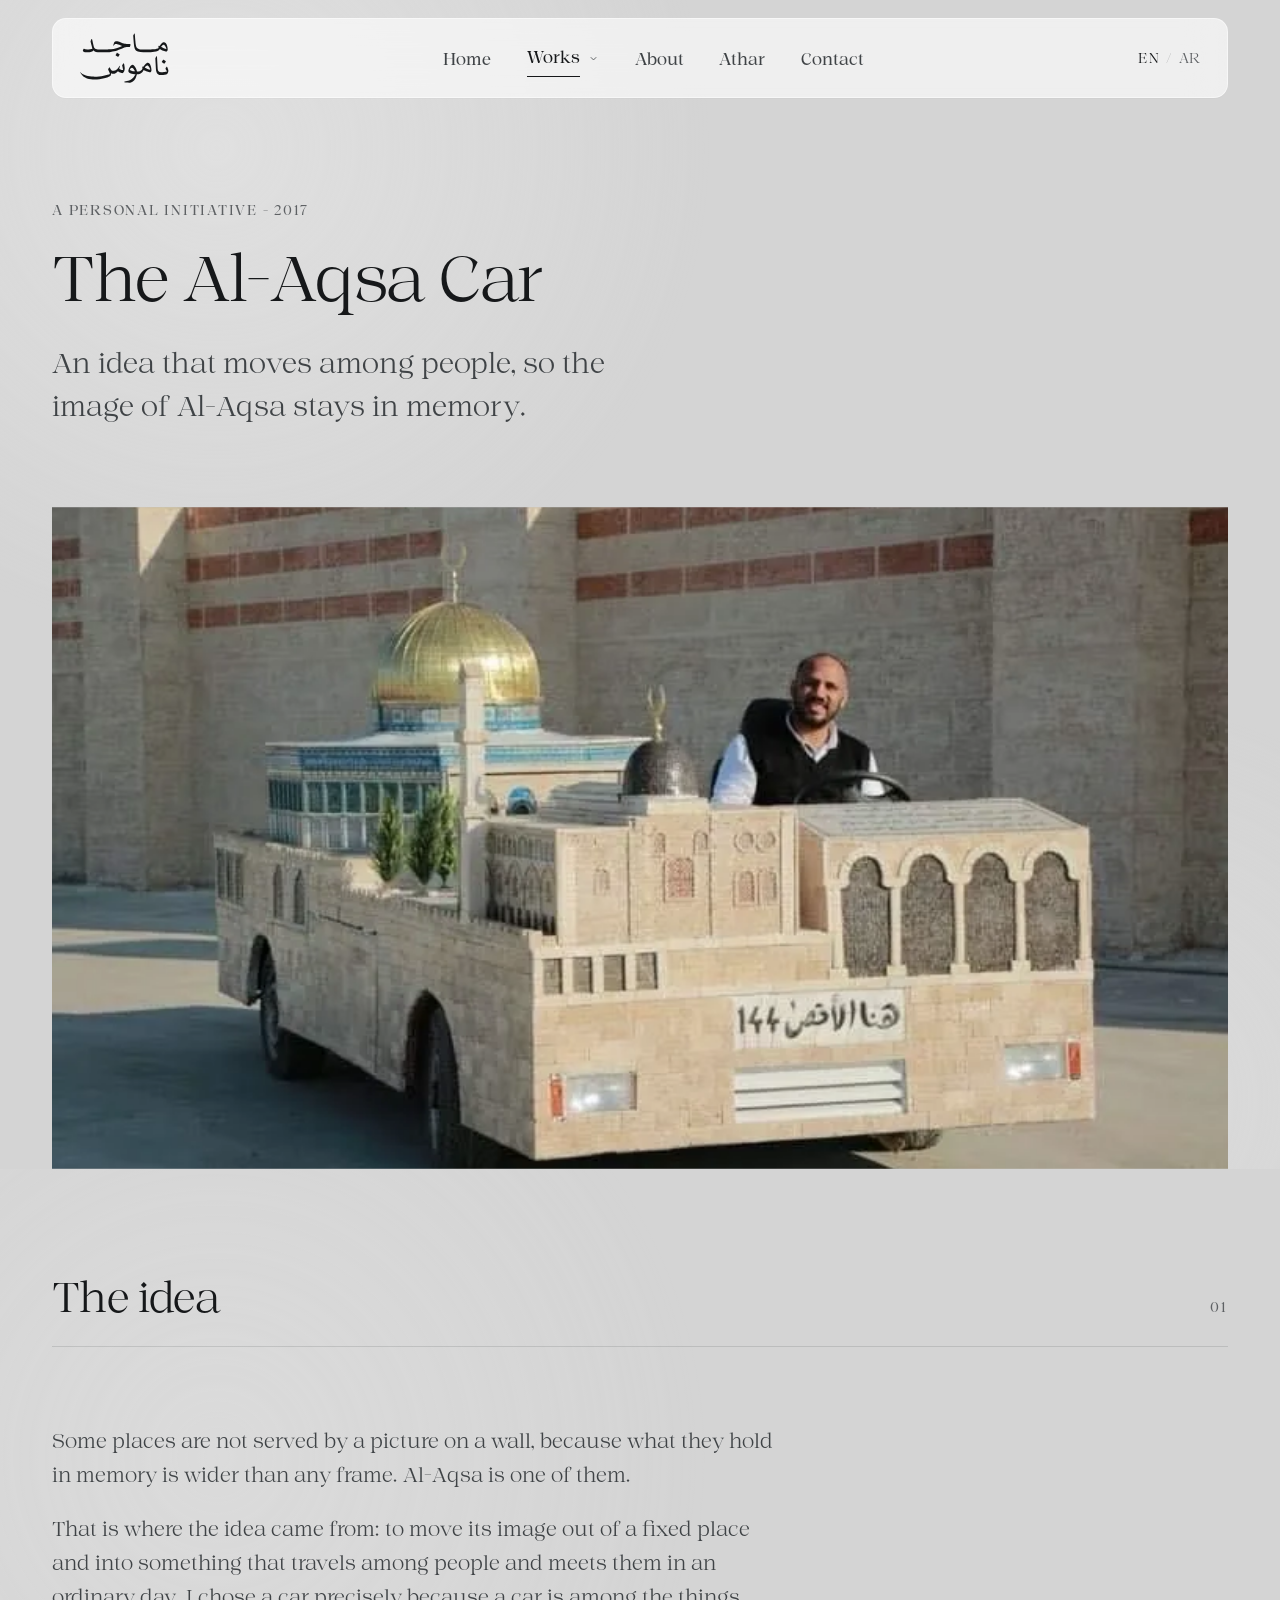
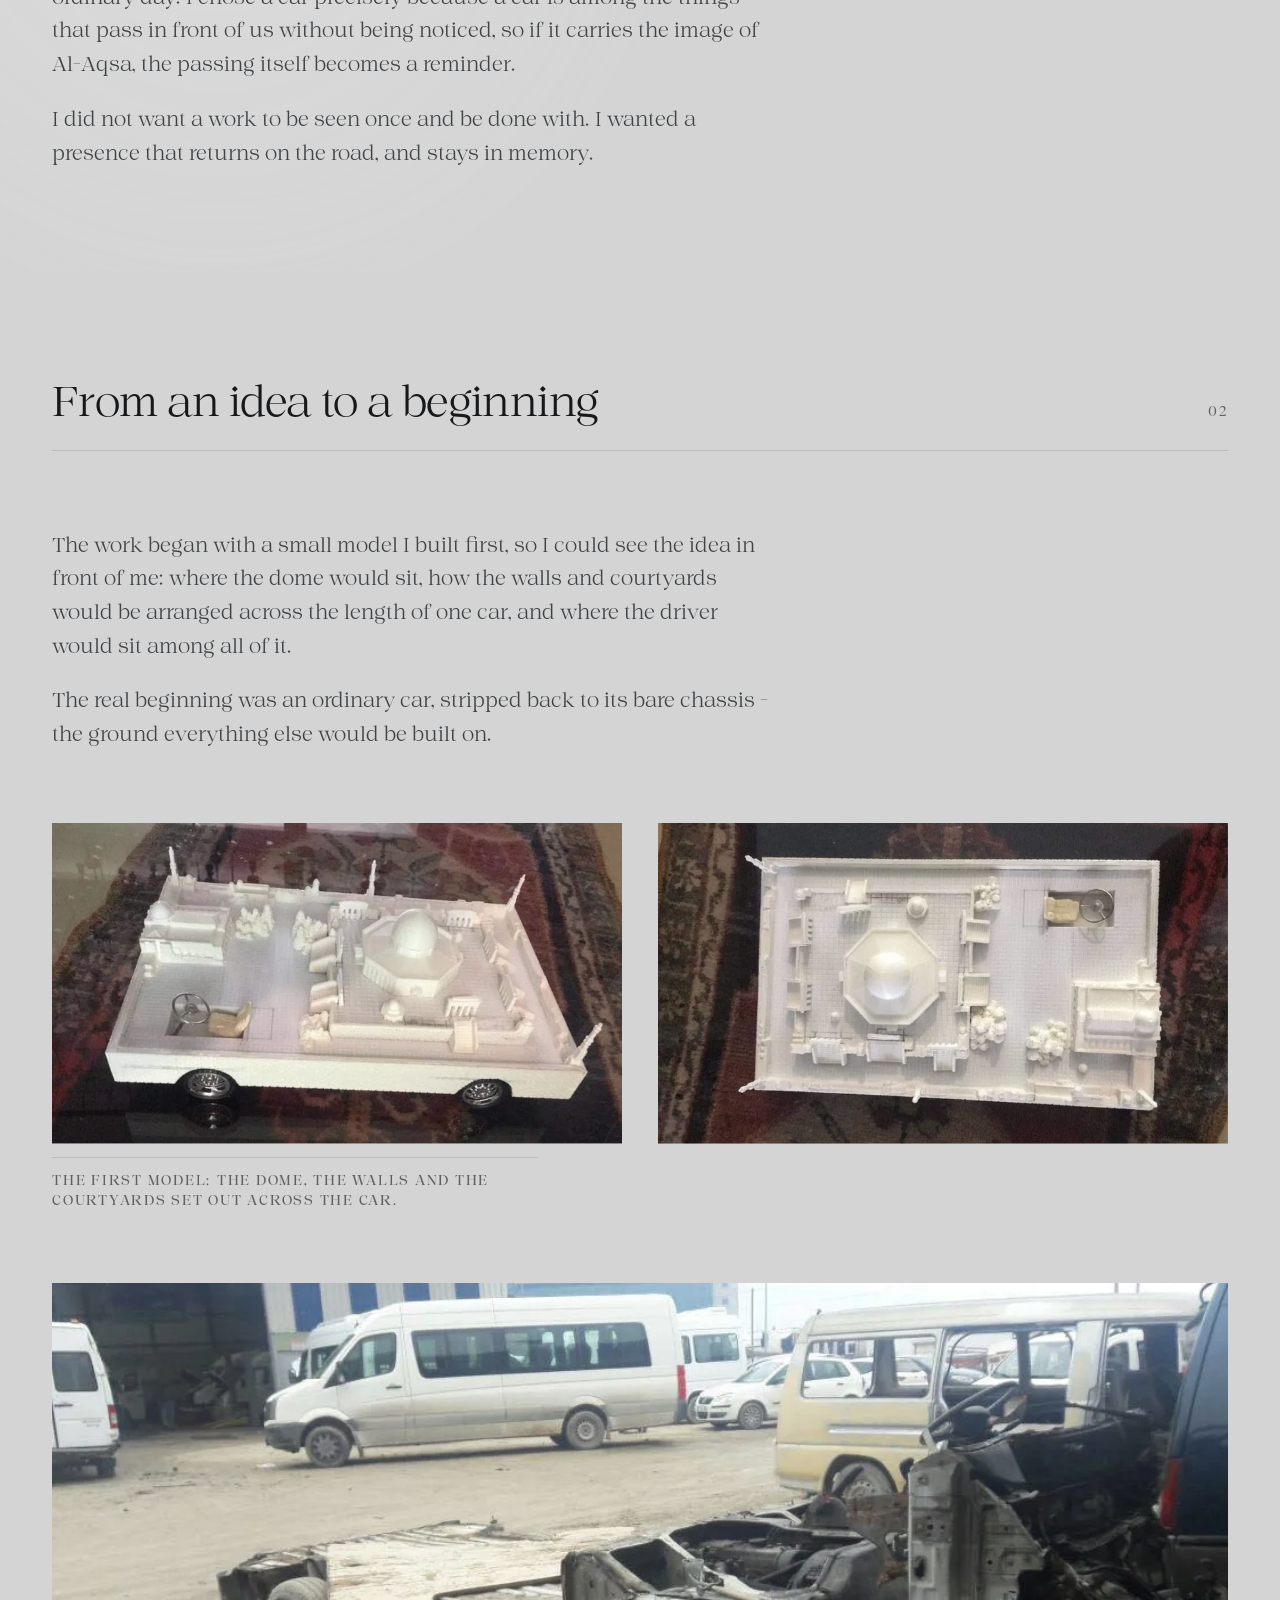
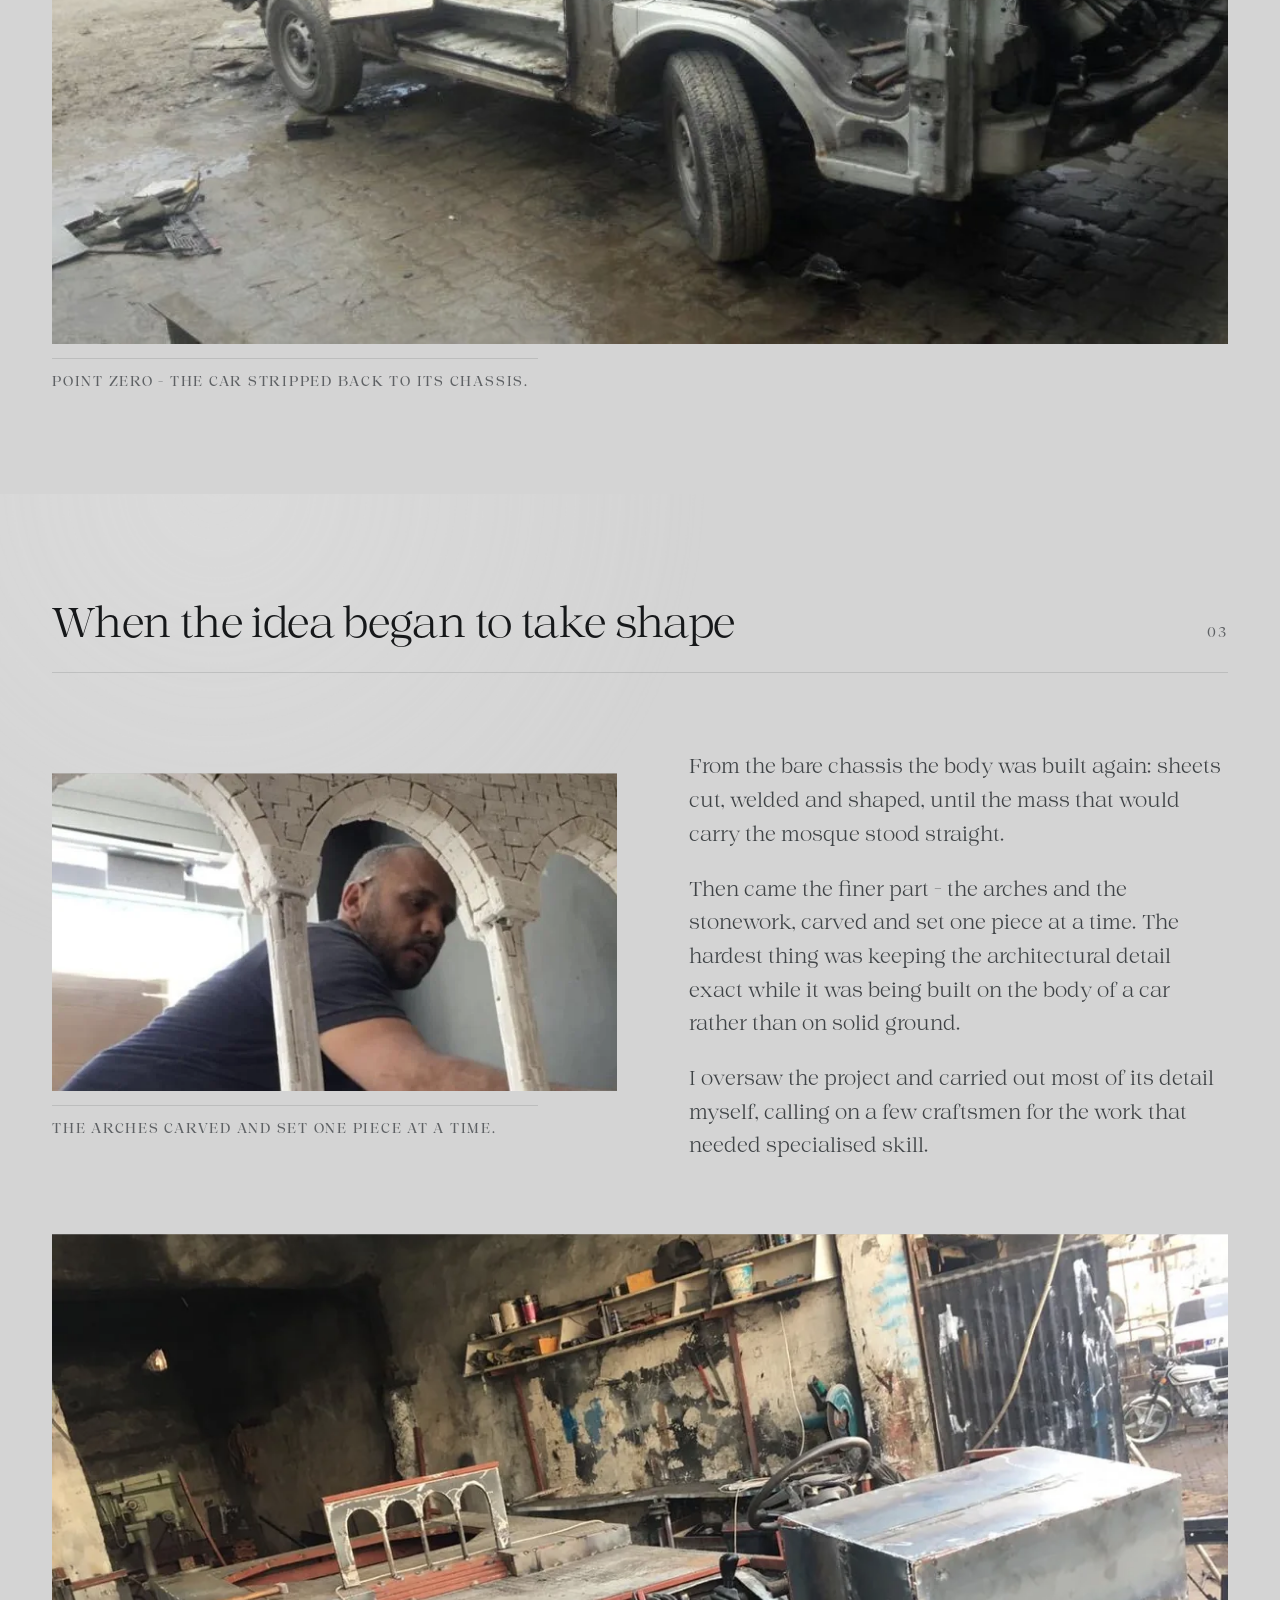
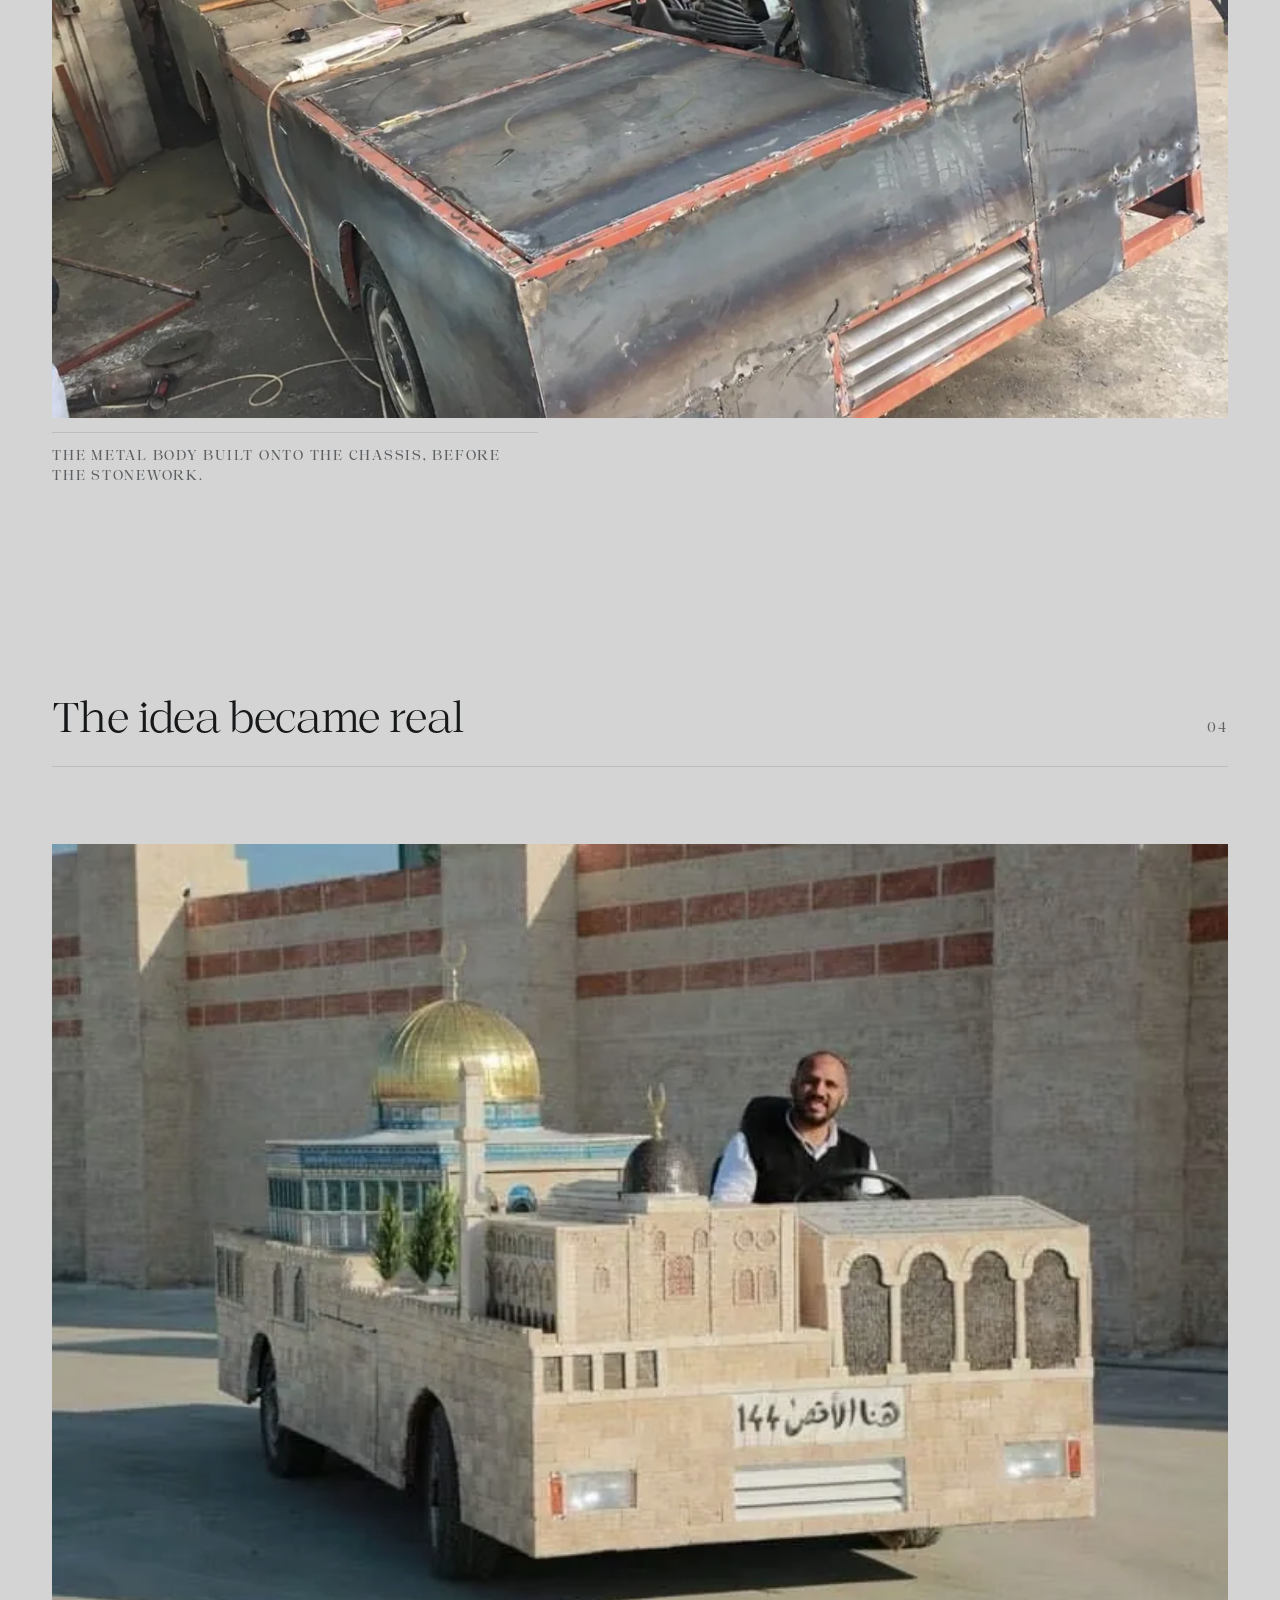
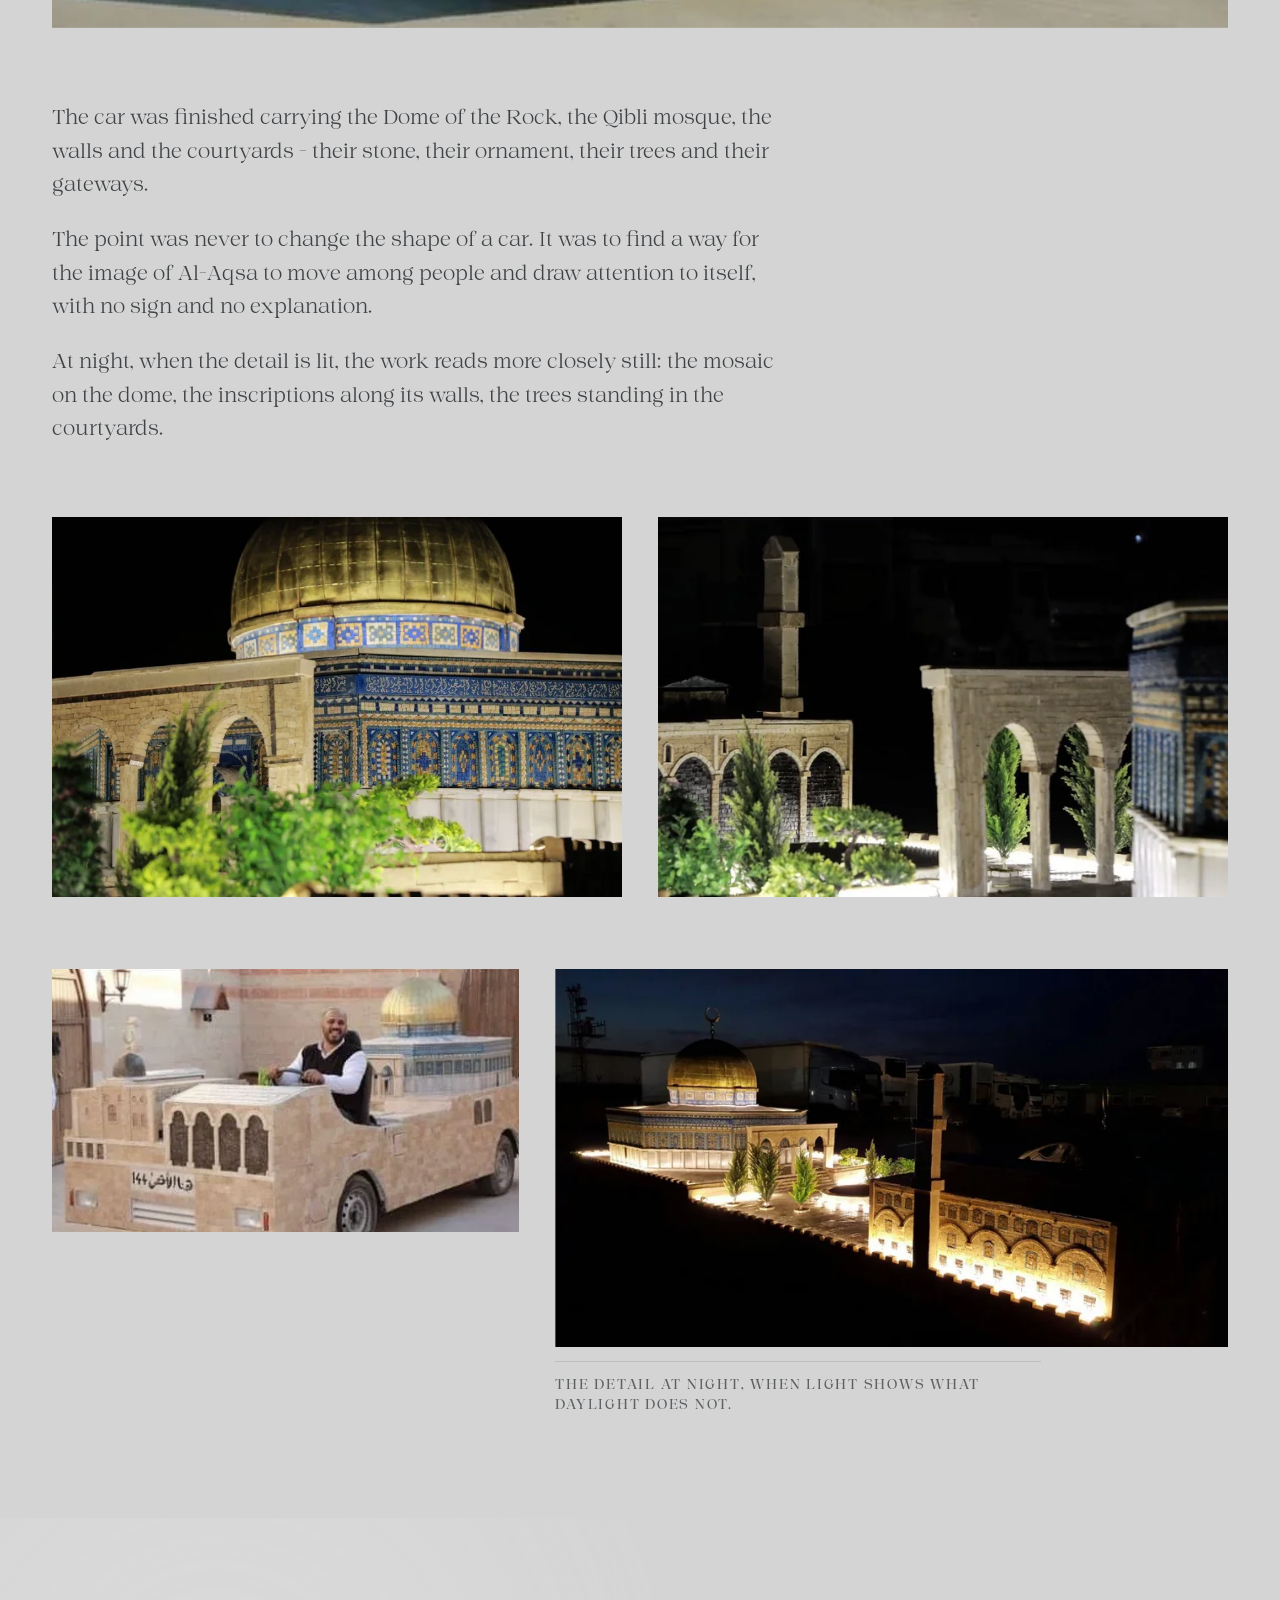
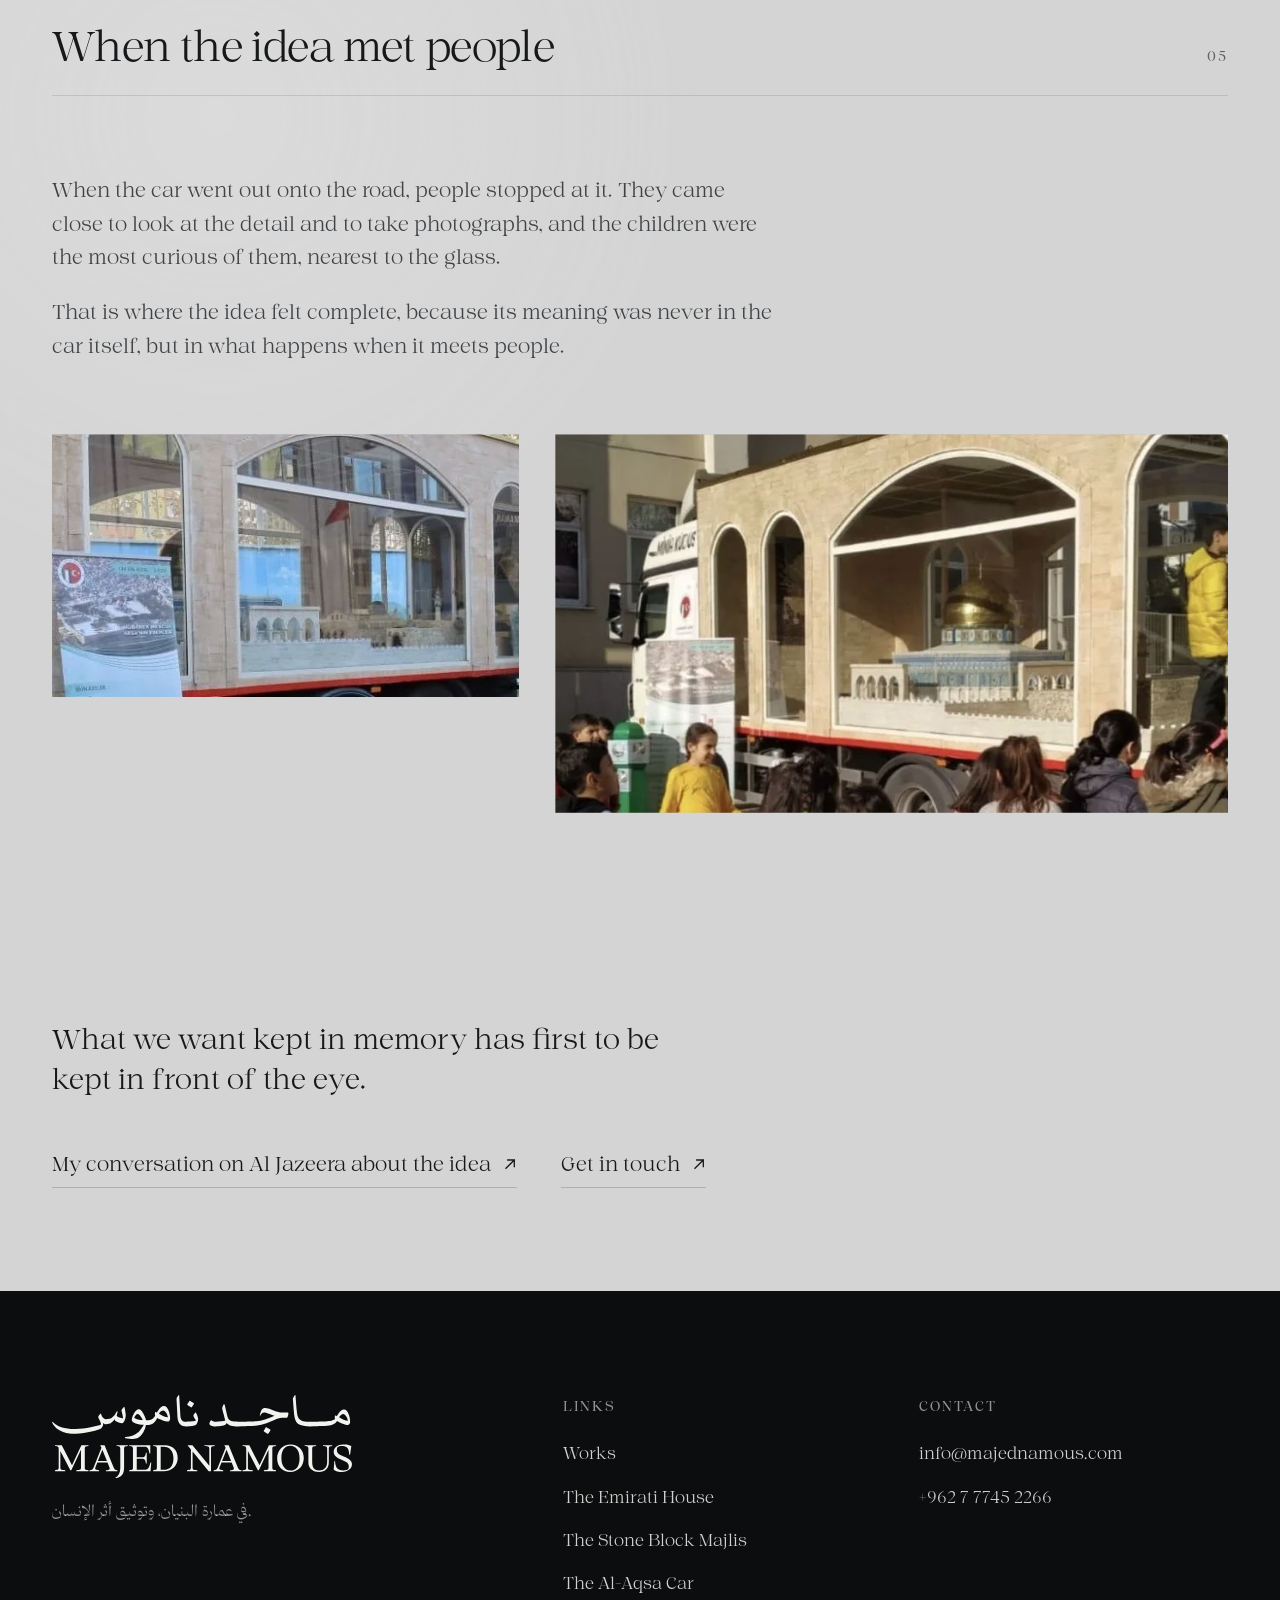
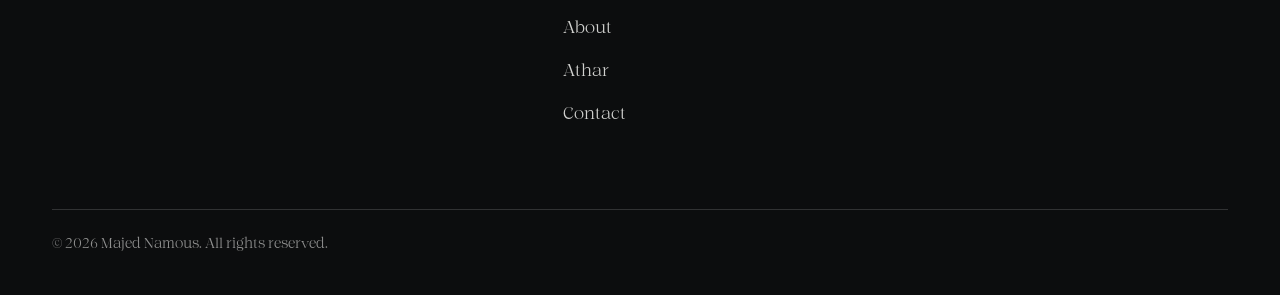
<file: en/aqsa.html>
<!DOCTYPE html>
<html lang="en" dir="ltr" class="no-js">
<head>
  <meta charset="utf-8">
  <meta name="viewport" content="width=device-width, initial-scale=1, viewport-fit=cover">
  <title>The Al-Aqsa Car - Majed Namous</title>
  <meta name="description" content="The story of the Al-Aqsa car: a personal initiative to keep the image of Al-Aqsa present among people.">
  <link rel="canonical" href="https://majednamous.com/en/aqsa.html">
  <link rel="alternate" hreflang="ar" href="https://majednamous.com/aqsa.html">
  <link rel="alternate" hreflang="en" href="https://majednamous.com/en/aqsa.html">
  <link rel="alternate" hreflang="x-default" href="https://majednamous.com/aqsa.html">
  <meta name="theme-color" content="#d4d4d4">
  <link rel="icon" href="../favicon.ico" sizes="32x32">
  <link rel="icon" href="../assets/img/favicon-512.png" type="image/png" sizes="512x512">
  <link rel="apple-touch-icon" href="../assets/img/apple-touch-icon.png">
  <meta property="og:type" content="website">
  <meta property="og:site_name" content="Majed Namous ماجد ناموس">
  <meta property="og:locale" content="en_US">
  <meta property="og:title" content="The Al-Aqsa Car - Majed Namous">
  <meta property="og:description" content="The story of the Al-Aqsa car: a personal initiative to keep the image of Al-Aqsa present among people.">
  <meta property="og:url" content="https://majednamous.com/en/aqsa.html">
  <meta property="og:image" content="https://majednamous.com/assets/img/work-2016-1000.jpg">
  <meta name="twitter:card" content="summary_large_image">
  <link rel="preload" as="font" type="font/woff" href="../assets/fonts/thmanyah-light.woff" crossorigin>
  <link rel="stylesheet" href="../assets/css/site.css?v=26466cbd">
</head>
<body>
<a class="skip" href="#main">Skip to content</a>
<header class="nav" data-nav>
  <div class="nav__bar">
    <a class="nav__logo" href="index.html" aria-label="Majed Namous"><svg aria-hidden="true" focusable="false" id="Layer_1" xmlns="http://www.w3.org/2000/svg" version="1.1" viewBox="81 194 1084 611">
  
  <path d="M563.5,453.7c-1.7-1.3-3.4-2.6-5.2-3.8-1.8-1.2-3.5-2.4-5.1-3.5-1.7-1.1-2.6-1.7-3-1.7-1.4-.8-4.3-2.3-8.7-4.6s-7.4-3.5-9.2-3.5-1.5,1.7-3.3,5.1c-1.8,3.5-3.2,6.1-4.3,7.9s-2.7,4.3-4.9,7.6c-2.2,3.2-3.2,5.9-3.2,8.1s2.2,2.9,6.5,5.6c4.4,2.7,7.5,4.8,9.2,6.2,1.8,1.4,4.4,3.1,7.8,4.9s6,2.7,7.8,2.7,3.8-2,6-5.9c2.1-4,3.9-7.1,5.4-9.2.7-1.4,2-3.5,3.8-6.2s2.7-5.1,2.7-7.3-.8-1.1-2.4-2.4h.1Z"/>
  <path d="M698.1,336c0,2.6-.4,5.3-1.1,8.4-.7,3.1-1.5,6.1-2.4,9s-2,5.6-3.2,7.9c-1.3,2.3-2.5,4.1-3.5,5.1h-16.8c-13,0-24.6.8-34.7,2.2s-18.8,4-26,7.6c-13.3,6.1-26,11.8-37.9,17-11.9,5.3-23.9,10-36,14.1s-24.6,7.7-37.4,10.5c-12.9,2.9-26.9,5.3-42,7.1-9,1-23.5,2.1-43.6,3.2-20,1-48.8,1.8-86.4,2.2-21,0-38.3-1.8-52-5.4-13.8-3.6-24.6-9.9-32.5-19l-2.2,5.4c-2.2,3.6-5.9,6.5-11.4,8.9-5.4,2.4-11.7,4.3-18.9,5.7s-15.2,2.6-23.8,3.2c-8.6.8-17.4,1.1-26,1.1s-12.2-.7-19.2-2c-7.1-1.2-12.2-2.8-15.5-4.6-6.1-3.6-9.2-8.1-9.2-13.5s.4-5,1.3-7.3,1.9-4.7,3-7.3c1.4-2.9,2.7-5.3,3.8-7.1s2.7-2.9,4.9-3.2c1.1,0,2.3.5,3.8,1.7,1.4,1,3.5,2.3,5.9,3.5,2.6,1.3,5.8,2.5,9.8,3.5,4,1.1,9,1.6,15.2,1.6,13.7,0,27.1-.8,40.3-2.5,13.2-1.6,22.8-3.5,29-5.6-1.4-4.7-3.2-11.1-5.4-19.3-2.2-8.1-4.3-16.5-6.5-25.2-2.2-8.6-4.4-16.9-6.5-24.9-2.1-7.9-3.8-14.4-4.8-19.5,0-2.5.5-5.7,1.6-9.5s2.5-7.4,4.1-10.8c1.6-3.5,3.2-6.3,4.9-8.6,1.6-2.3,3.2-3.5,4.6-3.5s2.9,1.4,3.2,4.4c3.6,14.8,7.1,30.2,10.6,46,3.4,15.9,6.8,30.1,10,42.7,2.6,9.1,6,16,10.5,20.9,4.5,4.8,10.1,8.4,16.5,10.5s14,3.5,22.5,4.1c8.4.5,18,.8,28.4.8,20.5,0,38.3,0,53-.3,14.8-.1,27.4-.5,37.7-.8,10.3-.3,18.6-.7,24.9-1,6.3-.4,11.1-.7,14.4-1,1,0,2,0,2.9-.2,20.5-1.3,42.4-5.6,65.6-12.8,24.4-7.6,47.9-16.6,70.6-27.1-4.7-1.4-10.3-3.5-16.8-5.9-6.5-2.6-13.4-5.2-20.6-7.9s-14.3-5-21.4-7c-7.1-2-13.2-3-18.7-3s-11.6,1.8-15.2,5.4-7.2,8.1-10.8,13.5c-.8.8-1.3,1.4-1.7,2.2-.3.8-1,1-2.1,1s-1.7-.9-1.7-2.7v-2.2c0-.3.1-.7.5-1,1.8-7.6,3.7-14.4,5.7-20.6,2-6.1,4.4-11.4,7.3-15.6,2.9-4.4,6.4-7.7,10.5-10.1,4.2-2.3,9.5-3.5,16-3.5s13.8,1.4,21.9,4.1c8.1,2.7,16.7,5.9,25.7,9.5s18.3,7.1,27.7,10.5c9.3,3.5,18.6,5.7,27.6,6.8,6.1.8,12.8,1.3,20,1.6,7.2.3,13.4.5,18.4.5s9,0,14.1-.3c5-.1,8.3-.2,9.8-.2,3.6,0,5.4,2.9,5.4,8.6h.3Z"/>
  <path d="M1150,369c-2-10.6-4.9-20.6-8.7-29.9s-8.5-17.1-14.1-23.5c-5.6-6.2-12-9.4-19.3-9.4s-9.8,1.3-14.4,3.8c-4.5,2.5-8.7,5.6-12.7,9.4s-7.7,8-11.1,12.6c-3.5,4.7-6.5,9-8.9,12.9l-5.9,9.7c-2.9-2.9-5.8-4.3-8.7-4.3s-3.4,1-4.8,3.2c-1.5,2.1-2.2,5.3-2.2,9.6s.9,8.3,2.7,12.9c-3.2,2.5-7.2,4.7-12,6.7-4.7,2-9.5,3.7-14.6,5.2-5,1.4-10.1,2.5-15.2,3.2-3.5.5-6.7.8-9.6,1-1.3.1-2.6.1-3.9.1-3.2.4-8,.7-14.3,1-6.3.4-14.7.8-25,1-10.2.4-22.8.7-37.6.8-14.8.2-32.5.3-53.1.3s-16.8,0-25.7-.3c-8.8-.1-17.4-1.4-25.7-3.8-8.3-2.3-15.9-6.2-22.7-11.7-6.8-5.4-12.1-13.5-15.7-24.4-1.4-4.4-2.7-9.9-3.8-16.8-1.1-6.8-2.1-14.3-3-22.2-.9-8-1.7-15.8-2.4-23.6-.8-7.8-1.3-14.3-1.7-19.7-.7-9.8-1.4-19.2-2.2-28.2-.7-9-1.3-16.9-1.9-23.5s-1-12.1-1.3-16.2c-.4-4.1-.7-6.2-1-6.2-1.8,0-3.7,1.4-5.7,4.1-2,2.7-3.8,5.7-5.6,8.9-2.2,4-4.5,8.4-7.1,13,2.9,37.2,5.3,69,7.3,95.3s5.7,47.5,11.1,63.3c6.8,18.4,19.6,30.8,38.1,37.2,18.7,6.3,41.7,9.5,69,9.5,37.6-.4,66.3-1.1,86.4-2.2,20-1.1,34.5-2.2,43.5-3.2,17.4-1.4,31.6-4.9,42.8-10.3,11.2-5.4,20.4-13.4,27.6-23.8,5.8,3.6,12.4,7.2,19.8,10.8s14.7,6.8,22,9.5c7.2,2.7,14.1,4.9,20.5,6.5,6.5,1.6,12,2.5,16.2,2.5s7.9-2.2,11.7-6.5c3.8-4.3,5.7-9.7,5.7-16.2s-1-17.7-3-28.3h0l.2.2ZM1104.5,380.3c-12.1-5-23.2-10.6-33.2-16.8,3.9-7.2,8.7-13.2,14.3-17.9,5.6-4.7,10.9-7,16-7s8.3,1.6,11.9,4.9c3.6,3.2,7,7.4,10,12.4,3.1,5.1,5.8,10.5,8.1,16.2,2.3,5.8,4.1,11.4,5.2,16.8-9.4-.7-20.2-3.5-32.3-8.6h0Z"/>
  <path d="M627.7,626.1c0,14.4-2.7,27.3-8.1,38.4-5.4,11.2-11.4,17.9-17.9,20.1-2.2,0-6.2-.6-12.2-1.9-5.9-1.3-12-3-18.1-5.2s-11.6-4.7-16.2-7.6c-4.7-2.9-7.1-5.9-7.1-9.2s.2-1.8.6-3.2c.3-1.4.5-2.6.5-3.2-8.3,11.2-17.8,20.3-28.4,27.3-10.7,7.1-23.8,10.6-39.3,10.6s-5.2-.8-10-2.2c-4.9-1.4-8.4-4.1-10.6-8.1.4,1.4.5,2.8.3,4.1s0,2.6.2,4.1c0,7.2-1.5,13.6-4.6,19.2-3.1,5.6-6.5,10.2-10.5,13.8-3.2,2.6-11.3,5.9-24.1,10.3-12.8,4.3-28.1,8.7-46,13-17.8,4.3-37.1,8.1-57.6,11.4-20.6,3.2-40.1,4.9-58.5,4.9s-29.3-.9-45.7-2.7c-16.5-1.8-32.5-5.6-48.2-11.1-15.7-5.6-30.5-13.5-44.4-23.8-13.8-10.3-25.1-23.9-33.8-40.8-1.8-3.3-2.7-6.2-2.7-8.7s.4-1.6,1.1-1.6c1.4,0,3.6,1.4,6.5,4.3,10.8,11.2,23.5,20.2,38.2,26.8,14.6,6.7,29.7,11.7,45.2,15.1,15.5,3.5,30.8,5.6,45.7,6.5,15,.9,27.9,1.3,38.7,1.3,16.6,0,34.5-1.2,53.6-3.5,19.1-2.4,37.5-5.4,55-9s33.2-7.4,47.1-11.2,23.9-7.2,30.1-10.1c-.8-5.4-2.9-12.6-6.5-21.3s-7.9-18-12.9-27.8c-1.1-2.2-1.6-3.9-1.6-5.4,0-3.9,2.2-8.7,6.5-14.1,1.5-1.8,3.6-4.2,6.5-7.3s5-4.6,6.5-4.6c1.4,3.2,2.7,6.2,3.8,8.9,1,2.7,2,5.6,2.7,8.4,3.9,7.2,8.6,13.2,14.1,18.1s11,7.3,16.8,7.3c9.4,0,17.6-1.1,24.7-3.5,7-2.3,13.2-5.3,18.6-8.9,5.4-3.6,10-7.5,13.8-11.9,3.8-4.3,7.1-8.4,10-12.3.4-.4,1.3-2,2.7-4.9s3-5.7,4.9-8.6c1.8-2.9,3.4-5.6,4.8-8.1,1.4-2.5,2.4-3.8,2.7-3.8,1.8,0,2.7,2.3,2.7,7s-.2,2.2-.5,4.4c-.4,1.8-1,4.7-1.9,8.6-.9,4-2.3,9-4.1,15.1,1.4,2.5,4.2,4.8,8.4,7,4.1,2.1,8.6,4.1,13.2,5.9,4.7,1.8,9.4,3.2,14.1,4.4,4.7,1,8.7,1.8,12,2.1-.4-3.2-1-7.4-2-12.3-.9-5-2-10.2-3.2-15.6-1.3-5.3-2.5-10.8-3.8-16.2-1.3-5.3-2.5-9.8-3.5-13.5,0-1,.9-2.9,2.7-5.6,1.8-2.6,3.8-5.6,5.9-8.6,2.2-3.1,4.1-5.8,5.9-8.1s3.1-3.7,3.8-4c.3,0,.6,0,.8-.3.2-.2.5-.3.8-.3,1.5,0,2.7,2,3.8,6,.7,3.2,1.5,7.5,2.4,12.9s1.8,10.8,2.7,16.2,1.7,10.6,2.2,15.5c.5,4.8.8,8.6.8,11.1h-.1Z"/>
  <path d="M951.8,621.5c-2-10.6-4.9-20.7-8.7-30.1-3.8-9.3-8.5-17.2-14.1-23.5s-12-9.5-19.3-9.5-9.8,1.3-14.4,3.8c-4.5,2.5-8.7,5.6-12.7,9.5-4,3.8-7.7,8-11.1,12.7-3.4,4.7-6.4,9-8.9,13l-6,9.7c-1.4-1-2.8-2-4.1-2.9s-2.6-1.3-4.1-1.3c-4,0-5.9,4-5.9,11.9s.5,8.7,1.7,15.2c-4,8.3-10.2,15.9-18.4,22.7-8.3,6.8-18.4,10.3-30.3,10.3s-.4,0-.6,0h-17.3c-2.5-9-5.8-18.3-9.7-27.9-4-9.5-8.3-18.2-13-26s-9.7-14.1-14.9-19c-5.3-4.8-10.4-7.3-15.4-7.3s-13.5,3-19.8,9-12,13.1-16.8,21.4c-4.9,8.3-8.8,16.8-11.7,25.2-2.9,8.5-4.4,15.4-4.4,20.8s2.7,12.7,8.1,17.4c5.4,4.7,12.4,8.5,20.8,11.4,8.5,2.9,18,5,28.4,6.2,10.5,1.3,20.8,2.1,30.9,2.4-2.2,4.7-5,9.8-8.4,15.2-3.5,5.4-7.2,10.8-11.4,16.2s-8.6,10.5-13.2,15.4c-4.7,4.9-9.2,9-13.5,12.2-6.5,5.4-12.6,9.5-18.2,12.2-5.6,2.7-10.4,5-14.3,6.8-8.3,2.9-17,5.3-26,7.3s-18,3.4-27.1,4.1c-4.7.8-7.1,2.6-7.1,5.4s1.3,2.7,3.8,3.8c9,2.1,18.4,3.7,28.1,4.6,9.8.9,19,1.3,27.6,1.3s15.1-1.1,23.6-3.2c8.4-2.2,16.1-5.8,23-10.8,12.6-9.4,23.2-22.3,31.9-38.5s14.4-33.2,17.4-50.8h18.9c7.6,0,14.6-1.6,21.1-4.7,6.5-3,12.4-7,17.8-11.9,5.4-4.9,10.2-10.4,14.4-16.5,4.1-6.1,7.7-12.4,10.5-19,5.8,3.7,12.3,7.1,19.6,10.3s14.5,6.2,21.9,8.7c7.4,2.6,14.3,4.6,20.6,6s11.7,2.1,16,2.1,7.9-2.1,11.7-6.5,5.7-9.8,5.7-16.2-1-17.8-3-28.4h0l.3-.2ZM736.5,661.1c-6.2-.6-12.1-1.6-17.9-3-5.7-1.4-11.1-3.3-16.2-5.7-5-2.3-9.2-5.5-12.4-9.5,2.9-5.4,6.5-11,11.1-16.8,4.5-5.7,9.3-8.7,14.4-8.7s12,4.1,18.7,12.5c6.6,8.3,13,19,19.2,31.9-5,0-10.6-.2-16.8-.8h0ZM906.1,632.8c-12.3-5.3-23.5-11.1-33.6-17.2,4-7.3,9-13.2,14.9-17.8,5.9-4.5,11.4-6.8,16.5-6.8s7.8,1.7,11.7,5c3.8,3.2,7.2,7.5,10.2,12.6,3.1,5.1,5.7,10.7,7.9,16.7s3.8,11.6,4.9,16.7c-9.4-.8-20.2-3.8-32.5-9h0v-.2Z"/>
  <path d="M1161.1,655.4c0,3.2-.5,7.1-1.7,11.4-1.1,4.4-2.4,8.6-4.1,12.7-1.6,4.2-3.3,7.8-5.1,10.8-1.8,3.1-3.5,5-4.9,5.7-5.8,3.6-15.3,6.6-28.4,9s-27.4,3.5-42.5,3.5-.6,0-.9,0h-1.3c-7.2,0-14.5-.8-22-2.5-7.4-1.6-14.1-5.3-20-11.1s-10.9-13.9-14.9-24.4-6.3-24.8-7.1-42.8c-.7-17.4-1.7-36.9-2.9-58.7-1.3-21.9-2.5-43.8-3.5-65.8,2.2-4.4,4.4-8.5,6.5-12.5,1.8-3.2,3.8-6.2,5.7-9s3.8-4.1,5.7-4.1,1.1.5,1.3,1.4c.2,1,.5,3,.8,6.2l8.7,146.2c.7,13,4.2,23.3,10.5,30.9,6.3,7.5,16.7,11.4,31.1,11.4s.4,0,.7,0h1.5c6.1,0,12.8-.3,20-.8s14.1-1.3,20.8-2.2c6.7-.9,12.8-1.8,18.2-2.7,5.4-.9,9.2-1.9,11.4-2.9-.8-2.2-2.1-4.8-4.1-7.9-2-3-4.1-6.3-6.2-9.7-2.2-3.5-4.1-6.8-5.7-10.3s-2.4-6.2-2.4-8.4c0-4,2.1-8.3,6.2-13s7.7-8.4,10.5-11.4c5.8,10.5,10.2,20.3,13.3,29.6,3,9.2,4.6,16.3,4.6,21.4h.2Z"/>
  <path d="M1127.8,537.1c-1.7-1.3-3.3-2.6-5.1-3.8-1.9-1.2-3.5-2.4-5.2-3.5-1.6-1.1-2.6-1.7-2.9-1.7-1.5-.8-4-2.3-7.6-4.6s-6.3-3.5-8.1-3.5-1.8,1.7-4.4,5.1c-2.5,3.5-4.3,6.1-5.4,7.9-1.1,1.8-2.7,4.3-4.9,7.6-2.1,3.2-3.2,5.9-3.2,8.1s2.2,2.9,6.5,5.6c4.3,2.7,7.4,4.8,9.2,6.2s4.4,3.1,7.8,4.9c3.5,1.8,6.1,2.7,7.9,2.7s3.8-2,5.9-5.9c2.2-4,4-7.1,5.4-9.2.8-1.4,2-3.5,3.8-6.2s2.7-5.1,2.7-7.3-.8-1.1-2.4-2.4h0Z"/>
</svg></a>
    <nav class="nav__links" aria-label="Primary">
      <ul>
        <li><a class="nav__link" href="index.html#top">Home</a></li>
        <li class="nav__item--sub" data-sub><a class="nav__link is-current" href="index.html#works">Works</a><button class="nav__caret" type="button" data-sub-toggle aria-expanded="false" aria-controls="nav-sub" aria-label="Selected projects"><svg viewBox="0 0 10 10" fill="none" aria-hidden="true" focusable="false"><path d="M2 3.6 5 6.6 8 3.6" stroke="currentColor" stroke-width="1.1"/></svg></button><ul class="nav__sub" id="nav-sub"><li><a href="emirati.html">The Emirati House</a></li><li><a href="monolith.html">The Stone Block Majlis</a></li><li><a href="aqsa.html" aria-current="page">The Al-Aqsa Car</a></li></ul></li>
        <li><a class="nav__link" href="index.html#about">About</a></li>
        <li><a class="nav__link" href="index.html#athar">Athar</a></li>
        <li><a class="nav__link" href="contact.html">Contact</a></li>
      </ul>
    </nav>
    <div class="nav__end">
      <div class="lang"><span aria-current="true">EN</span><span class="lang__sep" aria-hidden="true">/</span><a href="../aqsa.html" lang="ar" hreflang="ar">AR</a></div>
      <button class="nav__toggle" type="button" data-nav-toggle
              aria-expanded="false" aria-controls="nav-menu" aria-label="Open menu">
        <span></span><span></span>
      </button>
    </div>
  </div>
  <div class="nav__menu" id="nav-menu" data-nav-menu aria-hidden="true">
    <div class="nav__menu-inner">
      <ul>
        <li><a class="" href="index.html#top">Home</a></li>
        <li><a href="index.html#works">Works</a><ul class="nav__menu-sub"><li><a href="emirati.html">The Emirati House</a></li><li><a href="monolith.html">The Stone Block Majlis</a></li><li><a href="aqsa.html" aria-current="page">The Al-Aqsa Car</a></li></ul></li>
        <li><a class="" href="index.html#about">About</a></li>
        <li><a class="" href="index.html#athar">Athar</a></li>
        <li><a class="" href="contact.html">Contact</a></li>
      </ul>
    </div>
  </div>
</header>

<main id="main">

  <section class="story-hero ambient" id="top">
    <div class="wrap">
      <p class="meta reveal story-hero__eyebrow">A personal initiative - 2017</p>
      <h1 class="story-hero__title reveal" data-delay="1">The Al-Aqsa Car</h1>
      <p class="lead story-hero__sub reveal" data-delay="2">An idea that moves among people, so the image of Al-Aqsa stays in memory.</p>
    </div>
    <div class="wrap story-hero__figure"><figure class="shot shot--hero img-reveal"><button class="shot__frame" type="button" data-shot data-shot-src="../assets/img/aqsa-drive-750.webp" data-shot-alt="The finished Al-Aqsa car, the Dome of the Rock rising at its rear" aria-label="View larger"><picture><source type="image/webp" srcset="../assets/img/aqsa-drive-750.webp 750w, ../assets/img/aqsa-drive-500.webp 500w" sizes="(min-width: 1320px) 1240px, 92vw"><img src="../assets/img/aqsa-drive-750.jpg" alt="The finished Al-Aqsa car, the Dome of the Rock rising at its rear" loading="eager" decoding="async" fetchpriority="high" width="750" height="500"></picture></button></figure></div>
  </section>

  <section class="section section--tight story ambient ambient--soft" aria-labelledby="ch1">
    <div class="wrap">
      <div class="section-head reveal">
        <h2 class="section-title" id="ch1">The idea</h2>
        <p class="meta story__num" dir="ltr">01</p>
      </div>
      <div class="prose story__prose reveal" data-delay="1"><p>Some places are not served by a picture on a wall, because what they hold in memory is wider than any frame. Al-Aqsa is one of them.</p><p>That is where the idea came from: to move its image out of a fixed place and into something that travels among people and meets them in an ordinary day. I chose a car precisely because a car is among the things that pass in front of us without being noticed, so if it carries the image of Al-Aqsa, the passing itself becomes a reminder.</p><p>I did not want a work to be seen once and be done with. I wanted a presence that returns on the road, and stays in memory.</p></div>
    </div>
  </section>

  <section class="section section--tight story" aria-labelledby="ch2">
    <div class="wrap">
      <div class="section-head reveal">
        <h2 class="section-title" id="ch2">From an idea to a beginning</h2>
        <p class="meta story__num" dir="ltr">02</p>
      </div>
      <div class="prose story__prose reveal" data-delay="1"><p>The work began with a small model I built first, so I could see the idea in front of me: where the dome would sit, how the walls and courtyards would be arranged across the length of one car, and where the driver would sit among all of it.</p><p>The real beginning was an ordinary car, stripped back to its bare chassis - the ground everything else would be built on.</p></div>
      <div class="story__pair"><figure class="shot shot--wide img-reveal"><button class="shot__frame" type="button" data-shot data-shot-src="../assets/img/aqsa-model-a-828.webp" data-shot-alt="A small white model showing the mosque and walls laid out in the shape of a car" aria-label="View larger"><picture><source type="image/webp" srcset="../assets/img/aqsa-model-a-828.webp 828w, ../assets/img/aqsa-model-a-800.webp 800w, ../assets/img/aqsa-model-a-500.webp 500w" sizes="(min-width: 880px) 46vw, 92vw"><img src="../assets/img/aqsa-model-a-828.jpg" alt="A small white model showing the mosque and walls laid out in the shape of a car" loading="lazy" decoding="async" width="828" height="466"></picture></button><figcaption class="meta shot__cap">The first model: the dome, the walls and the courtyards set out across the car.</figcaption></figure><figure class="shot shot--wide img-reveal" data-delay="1"><button class="shot__frame" type="button" data-shot data-shot-src="../assets/img/aqsa-model-b-1200.webp" data-shot-alt="The white model seen from above, its courtyards and the driver position visible" aria-label="View larger"><picture><source type="image/webp" srcset="../assets/img/aqsa-model-b-1200.webp 1200w, ../assets/img/aqsa-model-b-800.webp 800w, ../assets/img/aqsa-model-b-500.webp 500w" sizes="(min-width: 880px) 46vw, 92vw"><img src="../assets/img/aqsa-model-b-1200.jpg" alt="The white model seen from above, its courtyards and the driver position visible" loading="lazy" decoding="async" width="1200" height="675"></picture></button></figure></div>
      <div class="story__full"><figure class="shot shot--wide img-reveal"><button class="shot__frame" type="button" data-shot data-shot-src="../assets/img/aqsa-chassis-1032.webp" data-shot-alt="A car stripped of its body, standing in a workshop yard" aria-label="View larger"><picture><source type="image/webp" srcset="../assets/img/aqsa-chassis-1032.webp 1032w, ../assets/img/aqsa-chassis-800.webp 800w, ../assets/img/aqsa-chassis-500.webp 500w" sizes="(min-width: 1320px) 1240px, 92vw"><img src="../assets/img/aqsa-chassis-1032.jpg" alt="A car stripped of its body, standing in a workshop yard" loading="lazy" decoding="async" width="1032" height="581"></picture></button><figcaption class="meta shot__cap">Point zero - the car stripped back to its chassis.</figcaption></figure></div>
    </div>
  </section>

  <section class="section section--tight story ambient ambient--soft" aria-labelledby="ch3">
    <div class="wrap">
      <div class="section-head reveal">
        <h2 class="section-title" id="ch3">When the idea began to take shape</h2>
        <p class="meta story__num" dir="ltr">03</p>
      </div>
      <div class="story__split">
        <figure class="shot shot--wide img-reveal"><button class="shot__frame" type="button" data-shot data-shot-src="../assets/img/aqsa-stone-719.webp" data-shot-alt="Majed Namous working on small-scale stone arches" aria-label="View larger"><picture><source type="image/webp" srcset="../assets/img/aqsa-stone-719.webp 719w, ../assets/img/aqsa-stone-500.webp 500w" sizes="(min-width: 880px) 52vw, 92vw"><img src="../assets/img/aqsa-stone-719.jpg" alt="Majed Namous working on small-scale stone arches" loading="lazy" decoding="async" width="719" height="404"></picture></button><figcaption class="meta shot__cap">The arches carved and set one piece at a time.</figcaption></figure>
        <div class="prose story__prose reveal" data-delay="1"><p>From the bare chassis the body was built again: sheets cut, welded and shaped, until the mass that would carry the mosque stood straight.</p><p>Then came the finer part - the arches and the stonework, carved and set one piece at a time. The hardest thing was keeping the architectural detail exact while it was being built on the body of a car rather than on solid ground.</p><p>I oversaw the project and carried out most of its detail myself, calling on a few craftsmen for the work that needed specialised skill.</p></div>
      </div>
      <div class="story__full"><figure class="shot shot--classic img-reveal"><button class="shot__frame" type="button" data-shot data-shot-src="../assets/img/aqsa-body-1200.webp" data-shot-alt="A welded metal body over a car chassis inside a workshop" aria-label="View larger"><picture><source type="image/webp" srcset="../assets/img/aqsa-body-1200.webp 1200w, ../assets/img/aqsa-body-800.webp 800w, ../assets/img/aqsa-body-500.webp 500w" sizes="(min-width: 1320px) 1240px, 92vw"><img src="../assets/img/aqsa-body-1200.jpg" alt="A welded metal body over a car chassis inside a workshop" loading="lazy" decoding="async" width="1200" height="900"></picture></button><figcaption class="meta shot__cap">The metal body built onto the chassis, before the stonework.</figcaption></figure></div>
    </div>
  </section>

  <section class="section section--tight story" aria-labelledby="ch4">
    <div class="wrap">
      <div class="section-head reveal">
        <h2 class="section-title" id="ch4">The idea became real</h2>
        <p class="meta story__num" dir="ltr">04</p>
      </div>
      <div class="story__full story__full--lead"><figure class="shot shot--classic img-reveal"><button class="shot__frame" type="button" data-shot data-shot-src="../assets/img/aqsa-drive-750.webp" data-shot-alt="The finished car in an open yard, Majed Namous at the wheel" aria-label="View larger"><picture><source type="image/webp" srcset="../assets/img/aqsa-drive-750.webp 750w, ../assets/img/aqsa-drive-500.webp 500w" sizes="(min-width: 1320px) 1240px, 92vw"><img src="../assets/img/aqsa-drive-750.jpg" alt="The finished car in an open yard, Majed Namous at the wheel" loading="lazy" decoding="async" width="750" height="500"></picture></button></figure></div>
      <div class="prose story__prose reveal" data-delay="1"><p>The car was finished carrying the Dome of the Rock, the Qibli mosque, the walls and the courtyards - their stone, their ornament, their trees and their gateways.</p><p>The point was never to change the shape of a car. It was to find a way for the image of Al-Aqsa to move among people and draw attention to itself, with no sign and no explanation.</p><p>At night, when the detail is lit, the work reads more closely still: the mosaic on the dome, the inscriptions along its walls, the trees standing in the courtyards.</p></div>
      <div class="story__pair"><figure class="shot shot--classic img-reveal"><button class="shot__frame" type="button" data-shot data-shot-src="../assets/img/aqsa-dome-1200.webp" data-shot-alt="The Dome of the Rock on the model at night, its mosaic and inscriptions visible" aria-label="View larger"><picture><source type="image/webp" srcset="../assets/img/aqsa-dome-1200.webp 1200w, ../assets/img/aqsa-dome-800.webp 800w, ../assets/img/aqsa-dome-500.webp 500w" sizes="(min-width: 880px) 46vw, 92vw"><img src="../assets/img/aqsa-dome-1200.jpg" alt="The Dome of the Rock on the model at night, its mosaic and inscriptions visible" loading="lazy" decoding="async" width="1200" height="800"></picture></button></figure><figure class="shot shot--classic img-reveal" data-delay="1"><button class="shot__frame" type="button" data-shot data-shot-src="../assets/img/aqsa-court-1200.webp" data-shot-alt="The model courtyards at night, arcades, minaret and trees" aria-label="View larger"><picture><source type="image/webp" srcset="../assets/img/aqsa-court-1200.webp 1200w, ../assets/img/aqsa-court-800.webp 800w, ../assets/img/aqsa-court-500.webp 500w" sizes="(min-width: 880px) 46vw, 92vw"><img src="../assets/img/aqsa-court-1200.jpg" alt="The model courtyards at night, arcades, minaret and trees" loading="lazy" decoding="async" width="1200" height="675"></picture></button></figure></div>
      <div class="story__pair story__pair--uneven"><figure class="shot shot--wide img-reveal"><button class="shot__frame" type="button" data-shot data-shot-src="../assets/img/aqsa-indoor-456.webp" data-shot-alt="The finished car indoors, the dome and the walls visible along it" aria-label="View larger"><picture><source type="image/webp" srcset="../assets/img/aqsa-indoor-456.webp 456w" sizes="(min-width: 880px) 46vw, 92vw"><img src="../assets/img/aqsa-indoor-456.jpg" alt="The finished car indoors, the dome and the walls visible along it" loading="lazy" decoding="async" width="456" height="257"></picture></button></figure><figure class="shot shot--wide img-reveal" data-delay="1"><button class="shot__frame" type="button" data-shot data-shot-src="../assets/img/aqsa-night-1200.webp" data-shot-alt="The model lit at night, dome, walls and trees in view" aria-label="View larger"><picture><source type="image/webp" srcset="../assets/img/aqsa-night-1200.webp 1200w, ../assets/img/aqsa-night-800.webp 800w, ../assets/img/aqsa-night-500.webp 500w" sizes="(min-width: 880px) 46vw, 92vw"><img src="../assets/img/aqsa-night-1200.jpg" alt="The model lit at night, dome, walls and trees in view" loading="lazy" decoding="async" width="1200" height="675"></picture></button><figcaption class="meta shot__cap">The detail at night, when light shows what daylight does not.</figcaption></figure></div>
    </div>
  </section>

  <section class="section section--tight story ambient ambient--soft" aria-labelledby="ch5">
    <div class="wrap">
      <div class="section-head reveal">
        <h2 class="section-title" id="ch5">When the idea met people</h2>
        <p class="meta story__num" dir="ltr">05</p>
      </div>
      <div class="prose story__prose reveal" data-delay="1"><p>When the car went out onto the road, people stopped at it. They came close to look at the detail and to take photographs, and the children were the most curious of them, nearest to the glass.</p><p>That is where the idea felt complete, because its meaning was never in the car itself, but in what happens when it meets people.</p></div>
      <div class="story__pair story__pair--uneven"><figure class="shot shot--wide img-reveal"><button class="shot__frame" type="button" data-shot data-shot-src="../assets/img/aqsa-people-b-482.webp" data-shot-alt="The model displayed on the street behind a glass front" aria-label="View larger"><picture><source type="image/webp" srcset="../assets/img/aqsa-people-b-482.webp 482w" sizes="(min-width: 880px) 46vw, 92vw"><img src="../assets/img/aqsa-people-b-482.jpg" alt="The model displayed on the street behind a glass front" loading="lazy" decoding="async" width="482" height="271"></picture></button></figure><figure class="shot shot--wide img-reveal" data-delay="1"><button class="shot__frame" type="button" data-shot data-shot-src="../assets/img/aqsa-people-a-784.webp" data-shot-alt="Children gathered in front of the model displayed behind glass" aria-label="View larger"><picture><source type="image/webp" srcset="../assets/img/aqsa-people-a-784.webp 784w, ../assets/img/aqsa-people-a-500.webp 500w" sizes="(min-width: 880px) 46vw, 92vw"><img src="../assets/img/aqsa-people-a-784.jpg" alt="Children gathered in front of the model displayed behind glass" loading="lazy" decoding="async" width="784" height="441"></picture></button></figure></div>
    </div>
  </section>

  <section class="section section--tight story-end">
    <div class="wrap">
      <p class="story-end__line reveal">What we want kept in memory has first to be kept in front of the eye.</p>
      <p class="story-end__links reveal" data-delay="1">
        <a class="link" href="https://youtu.be/xKitnoafCLU?si=AU4Ggjp1C2CEM-Ni" target="_blank" rel="noopener"><span>My conversation on Al Jazeera about the idea</span><svg class="arrow" viewBox="0 0 12 12" fill="none" aria-hidden="true" focusable="false"><path d="M2.5 9.5 9.5 2.5M4 2.5h5.5V8" stroke="currentColor" stroke-width="1.1" stroke-linecap="square"/></svg></a>
        <a class="link" href="contact.html"><span>Get in touch</span><svg class="arrow" viewBox="0 0 12 12" fill="none" aria-hidden="true" focusable="false"><path d="M2.5 9.5 9.5 2.5M4 2.5h5.5V8" stroke="currentColor" stroke-width="1.1" stroke-linecap="square"/></svg></a>
      </p>
    </div>
  </section>

</main>

<div class="lightbox" data-lightbox hidden>
  <div class="lightbox__backdrop" data-lightbox-close></div>
  <figure class="lightbox__stage"><img alt="" data-lightbox-img></figure>
  <button class="lightbox__close" type="button" data-lightbox-close aria-label="Close">
    <svg viewBox="0 0 20 20" fill="none" aria-hidden="true" focusable="false">
      <path d="M4 4l12 12M16 4L4 16" stroke="currentColor" stroke-width="1.2"/>
    </svg>
  </button>
  <button class="lightbox__nav lightbox__nav--prev" type="button" data-lightbox-prev aria-label="Previous image">
    <svg viewBox="0 0 20 20" fill="none" aria-hidden="true" focusable="false">
      <path d="M12.5 3.5L5.5 10l7 6.5" stroke="currentColor" stroke-width="1.2"/>
    </svg>
  </button>
  <button class="lightbox__nav lightbox__nav--next" type="button" data-lightbox-next aria-label="Next image">
    <svg viewBox="0 0 20 20" fill="none" aria-hidden="true" focusable="false">
      <path d="M7.5 3.5l7 6.5-7 6.5" stroke="currentColor" stroke-width="1.2"/>
    </svg>
  </button>
</div>
<footer class="footer">
  <div class="wrap">
    <div class="footer__top">
      <div>
        <a class="footer__logo" href="index.html" aria-label="Majed Namous"><svg aria-hidden="true" focusable="false" id="Layer_1" xmlns="http://www.w3.org/2000/svg" version="1.1" viewBox="0 0 2236.8 622.2">
  
  <g>
    <path d="M365.8,219.7c-.7-5.5-2.9-12.7-6.6-21.6-3.7-8.8-8-18.2-13.2-28.1-1.1-2.2-1.6-4-1.6-5.5,0-4,2.2-8.8,6.6-14.3,1.5-1.8,3.7-4.3,6.6-7.4,2.9-3.1,5.1-4.7,6.6-4.7,1.5,3.3,2.8,6.3,3.8,9.1,1.1,2.8,2,5.6,2.8,8.5,4,7.3,8.8,13.4,14.3,18.4,5.5,4.9,11.1,7.4,17,7.4,9.5,0,17.8-1.2,25-3.5s13.4-5.4,18.9-9c5.5-3.6,10.1-7.6,14-12,3.8-4.4,7.2-8.5,10.1-12.5.4-.4,1.3-2,2.8-4.9,1.5-2.9,3.1-5.8,4.9-8.7,1.8-2.9,3.5-5.6,4.9-8.2s2.4-3.8,2.8-3.8c1.8,0,2.7,2.4,2.7,7.1s-.2,2.2-.5,4.4c-.4,1.8-1,4.7-1.9,8.7-.9,4-2.3,9.1-4.1,15.3,1.5,2.5,4.3,4.9,8.5,7.1,4.2,2.2,8.7,4.2,13.4,6s9.5,3.3,14.3,4.4c4.8,1.1,8.8,1.8,12.1,2.2-.4-3.3-1-7.4-1.9-12.5-.9-5.1-2-10.4-3.3-15.8-1.3-5.4-2.6-10.9-3.8-16.4-1.3-5.4-2.5-10-3.6-13.6,0-1.1.9-3,2.8-5.7,1.8-2.7,3.8-5.6,6-8.7,2.2-3.1,4.2-5.8,6-8.2,1.8-2.4,3.1-3.7,3.8-4.1.4,0,.6,0,.8-.3.2-.2.5-.3.8-.3,1.5,0,2.7,2,3.8,6,.7,3.3,1.5,7.7,2.5,13.2.9,5.5,1.8,11,2.8,16.4.9,5.5,1.6,10.7,2.2,15.6.5,4.9.8,8.7.8,11.2,0,14.6-2.8,27.6-8.2,38.9s-11.5,18.1-18.1,20.3c-2.2,0-6.3-.6-12.3-1.9-6-1.3-12.2-3-18.4-5.2-6.2-2.2-11.7-4.8-16.5-7.7-4.8-2.9-7.1-6-7.1-9.3s.2-1.8.5-3.3c.4-1.5.5-2.6.5-3.3-8.4,11.3-18,20.6-28.8,27.7-10.8,7.1-24,10.7-39.8,10.7s-5.2-.7-10.1-2.2c-4.9-1.5-8.5-4.2-10.7-8.2.4,1.5.5,2.8.3,4.1-.2,1.3-.1,2.7.3,4.1,0,7.3-1.6,13.8-4.7,19.5-3.1,5.7-6.7,10.3-10.7,14-3.3,2.6-11.4,6-24.4,10.4-13,4.4-28.5,8.8-46.6,13.2s-37.6,8.2-58.4,11.5c-20.9,3.3-40.6,4.9-59.2,4.9s-29.7-.9-46.3-2.8c-16.6-1.8-32.9-5.6-48.8-11.2-15.9-5.7-30.9-13.7-45-24.1-14.1-10.4-25.5-24.2-34.3-41.4-1.8-3.3-2.8-6.2-2.8-8.8s.4-1.6,1.1-1.6c1.5,0,3.6,1.5,6.6,4.4,11,11.3,23.9,20.4,38.7,27.1,14.8,6.8,30.1,11.9,45.8,15.4,15.7,3.5,31.2,5.7,46.3,6.6,15.2.9,28.2,1.4,39.2,1.4,16.8,0,34.9-1.2,54.3-3.6,19.4-2.4,37.9-5.4,55.7-9.1,17.7-3.7,33.6-7.5,47.7-11.3,14.1-3.9,24.2-7.3,30.4-10.2h0Z"/>
    <path d="M877.8,146.2c-2-10.9-5-21-8.8-30.4-3.9-9.6-8.5-17.5-14.2-24-5.7-6.3-12.2-9.6-19.5-9.6s-10,1.3-14.6,3.9c-4.4,2.6-8.8,5.7-12.7,9.6-4.1,3.9-7.9,8.1-11.2,12.9-3.5,4.8-6.6,9.2-9.2,13.1l-5.9,10c-1.5-1.1-3-2-4.2-2.9s-2.6-1.5-4.1-1.5c-4.1,0-6.1,4.1-6.1,12.2s.5,8.7,1.7,15.3c-3.9,8.5-10.1,16-18.6,23.1-8.3,7-18.6,10.3-30.6,10.3s-.9,0-1.3.2c-.4-.2-.9-.2-1.5-.2h-15.3c-2.6-9-5.9-18.4-10-28.2-4.1-9.6-8.5-18.4-13.1-26.4-4.8-7.8-9.8-14.2-15.1-19.2-5.3-4.8-10.5-7.4-15.7-7.4s-13.7,3.1-19.9,9c-6.5,6.1-12.2,13.3-17.2,21.8-4.8,8.3-8.8,16.8-11.8,25.4-2.8,8.7-4.2,15.7-4.2,21s2.8,12.9,8.1,17.7c5.5,4.6,12.5,8.5,21.2,11.4,8.5,2.9,18.1,5,28.8,6.3,10.5,1.3,21,2.2,31.2,2.6-2.2,4.6-5,9.8-8.5,15.3-3.5,5.5-7.2,10.9-11.4,16.4s-8.7,10.7-13.5,15.7c-4.8,5-9.4,9-13.7,12.4-6.6,5.5-12.7,9.6-18.4,12.4-5.7,2.8-10.5,5-14.6,6.8-8.3,3-17.2,5.4-26.4,7.4-9,2-18.3,3.3-27.3,4.1-4.8.7-7.2,2.6-7.2,5.5s1.3,2.8,3.9,3.9c9,2.2,18.6,3.7,28.6,4.6,9.8.9,19.2,1.5,27.8,1.5s15.3-1.1,24-3.3c8.5-2.2,16.2-5.9,23.2-11.1,12.7-9.4,23.6-22.5,32.3-38.9,8.8-16.4,14.8-33.6,17.7-51.4h16.4c.5,0,1.1,0,1.5-.2.5.2.9.2,1.3.2,7.6,0,14.8-1.7,21.4-4.8,6.5-2.9,12.5-7,18.1-12,5.5-5,10.3-10.5,14.6-16.8,4.1-6.1,7.8-12.5,10.7-19.2,5.7,3.7,12.4,7.2,19.7,10.5,7.2,3.3,14.6,6.1,22.1,8.7s14.4,4.6,20.8,6.1c6.5,1.5,11.8,2.2,16.2,2.2s7.9-2.2,11.8-6.6,5.7-9.8,5.7-16.4-.9-18.1-3-28.8h0ZM659.9,186.3c-6.3-.6-12.4-1.7-18.3-2.9-5.7-1.5-11.2-3.5-16.4-5.9s-9.2-5.5-12.5-9.6c3-5.4,6.6-11.1,11.2-17s9.4-8.7,14.6-8.7,12,4.1,18.8,12.5,13.3,19.2,19.5,32.3c-5.2,0-10.9-.2-17-.7h0ZM831.4,157.7c-12.4-5.4-23.8-11.2-33.9-17.5,4.1-7.4,9-13.5,15.1-18.1,6.1-4.6,11.6-6.8,16.6-6.8s8.1,1.7,11.8,5c3.9,3.3,7.4,7.6,10.5,12.7,3.1,5.2,5.7,10.9,7.9,17s3.9,11.6,5,16.8c-9.6-.7-20.5-3.7-33-9h0Z"/>
    <path d="M1056,60.7c-1.7-1.3-3.3-2.6-5.2-3.9-1.8-1.3-3.5-2.4-5.2-3.5-1.7-1.1-2.8-1.7-3.1-1.7-1.5-.7-3.9-2.4-7.6-4.6-3.7-2.4-6.4-3.7-8.3-3.7s-1.8,1.8-4.4,5.2c-2.6,3.5-4.2,6.3-5.3,8.1s-2.8,4.2-5,7.6c-2.2,3.3-3.3,6.1-3.3,8.3s2.2,2.9,6.6,5.7c4.2,2.8,7.4,4.8,9.2,6.3,1.8,1.5,4.4,3.1,7.9,5,3.5,1.8,6.3,2.8,7.9,2.8s3.9-2,6.1-6.1c2.2-4.1,4.1-7.2,5.5-9.2.7-1.5,2-3.7,3.9-6.4,1.8-2.6,2.8-5.2,2.8-7.4s-.9-1.1-2.6-2.4Z"/>
    <path d="M1089.7,180.5c0,3.3-.6,7-1.7,11.4-1.1,4.4-2.4,8.7-4.1,12.9s-3.3,7.9-5.2,11.1c-1.8,2.9-3.5,5-5,5.7-5.9,3.7-15.5,6.6-28.8,9-13.5,2.4-27.7,3.5-43.2,3.5s-.7,0-1.1-.2c-.4.2-.7.2-1.1.2-7.2,0-14.6-.7-22.1-2.4-7.6-1.7-14.2-5.4-20.3-11.2-6.1-5.9-11.1-14.2-15.1-24.7-4.1-10.7-6.5-25.1-7.2-43.3-.7-17.5-1.7-37.4-3-59.6-1.3-22.1-2.4-44.3-3.5-66.6,2.2-4.4,4.4-8.7,6.5-12.5,1.8-3.3,3.9-6.4,5.9-9,2-2.8,3.9-4.2,5.7-4.2s1.1.5,1.3,1.5.5,3,.9,6.3l8.7,148.1c.7,13.1,4.4,23.6,10.7,31.2,6.5,7.8,17,11.6,31.5,11.6h2.2c6.3,0,13.1-.4,20.3-.9,7.4-.6,14.4-1.3,21.2-2.2,6.6-.7,12.9-1.7,18.3-2.6,5.5-.9,9.4-2,11.6-3.1-.7-2.2-2.2-4.8-4.1-7.9-2-3.1-4.2-6.4-6.4-9.8-2-3.5-4.1-7-5.7-10.5-1.7-3.5-2.4-6.3-2.4-8.5,0-4.1,2-8.5,6.3-13.1,4.2-4.8,7.8-8.7,10.7-11.6,5.9,10.7,10.3,20.6,13.5,29.9,3.1,9.4,4.6,16.6,4.6,21.8h0Z"/>
    <path d="M1626.4,258c-1.7-1.1-3.3-2.4-5.2-3.7-1.8-1.3-3.5-2.6-5.2-3.7s-2.8-1.7-3.1-1.7c-1.5-.7-4.2-2.2-8.7-4.6s-7.6-3.5-9.4-3.5-1.5,1.7-3.3,5.2c-1.8,3.5-3.1,6.1-4.2,7.9-1.1,1.8-2.8,4.4-5,7.8s-3.3,6.1-3.3,8.1,2.2,3.1,6.6,5.9c4.2,2.8,7.4,4.8,9.2,6.3,1.8,1.5,4.4,3.1,7.9,5,3.5,1.8,6.1,2.8,7.9,2.8s3.9-2,6.1-6.1,4.1-7.2,5.5-9.4c.7-1.5,2-3.5,3.9-6.3s2.8-5.2,2.8-7.4-.9-1.3-2.6-2.6h0Z"/>
    <path d="M1762.7,138.9c0,2.6-.4,5.4-1.1,8.5-.7,3.1-1.5,6.1-2.4,9s-2,5.5-3.3,7.9c-1.3,2.4-2.4,4.1-3.5,5.2h-17c-13.3,0-24.9.7-35.2,2.2-10.1,1.5-19,4.1-26.4,7.8-13.5,6.1-26.2,12-38.4,17.1-12,5.4-24.2,10.1-36.5,14.4-12.2,4.2-24.7,7.8-37.8,10.7-12.9,2.9-27.1,5.2-42.4,7-1.1.2-2,.2-2.8.2-9.2,1.1-23.1,2.2-41.5,3.1-20.3,1.1-49.4,1.8-87.4,2.2-21.2,0-38.7-1.8-52.7-5.5-13.8-3.5-24.7-10-32.8-19.2l-2.2,5.5c-2.2,3.7-6.1,6.6-11.4,9-5.5,2.4-12,4.2-19.2,5.7-7.4,1.5-15.5,2.6-24.2,3.3-8.8.7-17.5,1.1-26.4,1.1s-12.4-.6-19.6-1.8c-7-1.3-12.2-2.9-15.5-4.8-6.3-3.5-9.4-8.1-9.4-13.6s.6-5,1.5-7.4c.9-2.4,1.8-4.8,2.9-7.4,1.5-2.9,2.8-5.4,3.9-7.2,1.1-1.8,2.8-2.9,5-3.3.9,0,2.2.6,3.7,1.7s3.5,2.4,6.1,3.7c2.6,1.3,5.9,2.4,10,3.5,3.9,1.1,9,1.7,15.3,1.7,13.8,0,27.5-.9,40.8-2.6,13.5-1.7,23.2-3.5,29.5-5.7-1.5-4.8-3.3-11.2-5.5-19.4-2.2-8.3-4.4-16.8-6.6-25.6-2.2-8.7-4.4-17.1-6.6-25.1-2-8.1-3.7-14.8-4.8-19.9,0-2.4.6-5.7,1.7-9.6,1.1-3.7,2.4-7.4,4.1-10.9s3.3-6.4,5-8.8,3.1-3.5,4.6-3.5,2.9,1.5,3.3,4.4c3.7,14.9,7.2,30.4,10.7,46.7,3.5,16,6.8,30.4,10.1,43.3,2.6,9,6.1,16,10.7,21s10.1,8.5,16.6,10.7c6.6,2.2,14.2,3.5,22.9,4.1,8.5.6,18.3.9,28.8.9,20.8,0,38.7-.2,53.7-.4,15.1-.2,27.8-.4,38.2-.7,10.5-.4,18.8-.7,25.3-1.1s11.2-.7,14.6-1.1c.9,0,2-.2,2.9-.2,20.7-1.3,42.8-5.7,66.4-12.9,24.7-7.8,48.5-17,71.6-27.5-4.8-1.5-10.3-3.5-17-6.1s-13.5-5.2-20.8-7.9c-7.4-2.8-14.6-5.2-21.8-7.2-7-1.8-13.3-2.9-18.8-2.9s-11.8,1.8-15.3,5.5c-3.7,3.7-7.4,8.1-11.1,13.6-.7.7-1.3,1.5-1.7,2.2s-1.1,1.1-2.2,1.1-1.7-.9-1.7-2.8v-2.2c0-.4.2-.7.6-1.1,1.8-7.6,3.9-14.6,5.9-20.8,1.8-6.1,4.4-11.4,7.4-15.9s6.4-7.8,10.7-10.1c4.1-2.4,9.6-3.5,16-3.5s14,1.3,22.3,4.1c8.1,2.8,17,5.9,26,9.6,9.2,3.7,18.4,7.2,28,10.7,9.4,3.5,18.8,5.7,27.8,6.8,6.3.7,13.1,1.3,20.5,1.7,7.2.4,13.5.6,18.6.6s9,0,14.2-.2c5.2-.2,8.5-.4,9.8-.4,3.7,0,5.5,2.9,5.5,8.9h0Z"/>
    <path d="M2220.4,172.2c-2-10.7-5-20.8-8.9-30.2-3.7-9.6-8.5-17.5-14.2-23.8-5.7-6.5-12.2-9.6-19.4-9.6s-10.1,1.3-14.6,3.9c-4.6,2.6-8.9,5.7-12.9,9.4-4.1,3.9-7.8,8.1-11.2,12.9-3.5,4.8-6.4,9-9,13.1l-6.1,9.8c-2.9-2.9-5.9-4.4-8.9-4.4s-3.3,1.1-4.8,3.3c-1.5,2.2-2.2,5.5-2.2,9.8s.9,8.5,2.8,13.1c-3.3,2.6-7.4,4.8-12.2,6.8-4.8,2-9.6,3.7-14.8,5.2-5.2,1.5-10.3,2.6-15.3,3.3-3.9.6-7.6.9-10.7.9-1.1.2-2.2.2-3.1.2-3.3.4-8.1.7-14.6,1.1-6.3.4-14.8.7-25.1,1.1-10.5.4-23.2.6-38.2.7-14.9.2-32.8.4-53.7.4s-17.2-.2-26.2-.4c-8.8-.2-17.5-1.5-26-3.9-8.5-2.2-16-6.3-23.1-11.6-6.8-5.5-12.2-13.8-15.9-24.7-1.5-4.4-2.8-10.1-3.9-17-1.1-7-2-14.6-2.9-22.5-.9-8.1-1.8-16-2.6-24-.7-7.8-1.3-14.6-1.7-19.9-.7-10-1.5-19.4-2-28.6-.7-9.2-1.5-17.1-2-23.8-.6-6.8-.9-12.4-1.3-16.6-.4-4.1-.7-6.3-1.1-6.3-1.8,0-3.9,1.5-5.7,4.2-2,2.6-4.1,5.7-5.9,9-2.2,3.9-4.6,8.3-7,13.1,2.9,37.6,5.3,69.9,7.4,96.4,2,26.7,5.7,48.1,11.2,64.2,6.8,18.6,19.7,31.2,38.5,37.6,18.8,6.5,42.2,9.6,70.1,9.6,38-.4,67.1-1.1,87.4-2.2,20.3-1.1,35-2.2,44.1-3.3,17.7-1.5,32.1-4.8,43.3-10.3,11.4-5.5,20.7-13.5,28-24.2,5.9,3.7,12.5,7.4,19.9,11.1,7.6,3.5,14.9,6.8,22.3,9.6,7.4,2.6,14.2,4.8,20.8,6.4,6.6,1.7,12,2.6,16.4,2.6s7.9-2.2,11.8-6.6,5.7-9.8,5.7-16.4-.9-17.9-2.9-28.6h0ZM2174.3,183.9c-12.2-5.2-23.4-10.9-33.8-17.1,4.1-7.2,8.9-13.3,14.6-18.1s11.1-7,16.2-7,8.3,1.5,12,4.8c3.7,3.3,7,7.6,10.1,12.7,3.1,5,5.9,10.5,8.3,16.4,2.4,5.9,4.1,11.4,5.2,17-9.6-.7-20.3-3.7-32.6-8.7h0Z"/>
  </g>
  <g>
    <path d="M49.7,539.2v-135.8c0-17.4-2.7-19.5-27.7-22.4v-5.9h50.8l76.2,149.4,70-149.4h53.1v5.9c-25.1,3-27.8,5-27.8,22.4v135.8c0,17.4,2.7,19.5,27.5,22.4v6.2h-90.3v-6.2c31.9-2.7,34.5-4.1,34.5-22.4v-130.8l-72.3,152h-7.1l-74.4-143.2v121.9c0,18,3.2,19.8,36.3,22.4v6.2H22v-6.2c25.4-3,27.7-5,27.7-22.4h0Z"/>
    <path d="M311.6,536.5l57.3-143.5c-3.2-6.8-6.5-12.1-9.7-17.7v-.3h32.5l66.4,161.5c7.4,18.3,11.5,23,29.2,25.1v6.2h-85.6v-6.2c28.6-2.7,32.5-8,25.4-25.4l-13.3-33.1h-75.6l-13,32.8c-7.7,19.8-2.7,22.7,25.4,25.7v6.2h-71.1v-6.2c19.8-2.4,24.8-6.5,32.2-25.1h0ZM409.6,492.9l-34.2-84.7-33.4,84.7h67.6Z"/>
    <path d="M509.1,544.2v-140.8c0-17.1-2.4-19.2-28-22.4v-5.9h84.1v5.9c-25.4,3.2-27.8,5.3-27.8,22.4v137.9c0,47.5-15.9,68.5-63.5,80.9l-2.1-5c24.8-13.9,37.2-37.5,37.2-72.9h0Z"/>
    <path d="M734,503.8h5.9l-5.3,64.1h-158.8v-6.2c25.4-3.2,27.7-4.4,27.7-22.4v-135.8c0-17.4-2.4-19.2-27.7-22.4v-5.9h157v61.1h-5.9c-4.7-32.8-13.9-50.8-34.8-50.8h-60.2v79.4h39.3c18.3,0,25.1-8.3,29.2-34.5h5.9v79.7h-5.9c-4.1-26.6-10.9-34.8-29.2-34.8h-39.3v82.4h65.5c17.4,0,28-18,36.6-53.7h0Z"/>
    <path d="M781.9,539.2v-135.8c0-18-2.7-19.2-27.7-22.4v-5.9h87.4c58.8,0,95.6,36.3,95.6,94.8s-41.9,98-104.5,98h-78.5v-6.2c25.1-3.2,27.7-4.4,27.7-22.4ZM905.6,472.8c0-54.3-27.5-87.4-72.9-87.4h-22.4v171.8h22.4c46.9,0,72.9-30.1,72.9-84.4h0Z"/>
    <path d="M1035.8,539.2v-132.5l-25.7-31.6h36.9l126,152.6v-124.3c0-18-2.9-19.8-36.3-22.4v-5.9h76.8v5.9c-25.7,3-28.1,5-28.1,22.4v165.9h-17.1l-120.1-147.6v117.5c0,18,2.9,19.8,34.8,22.4v6.2h-76.5v-6.2c26.9-3,29.2-5,29.2-22.4h0Z"/>
    <path d="M1237.4,536.5l57.3-143.5c-3.2-6.8-6.5-12.1-9.7-17.7v-.3h32.5l66.4,161.5c7.4,18.3,11.5,23,29.2,25.1v6.2h-85.6v-6.2c28.6-2.7,32.5-8,25.4-25.4l-13.3-33.1h-75.6l-13,32.8c-7.7,19.8-2.7,22.7,25.4,25.7v6.2h-71.1v-6.2c19.8-2.4,24.8-6.5,32.2-25.1h0ZM1335.4,492.9l-34.2-84.7-33.3,84.7h67.6Z"/>
    <path d="M1448.2,539.2v-135.8c0-17.4-2.7-19.5-27.7-22.4v-5.9h50.8l76.2,149.4,70-149.4h53.1v5.9c-25.1,3-27.8,5-27.8,22.4v135.8c0,17.4,2.7,19.5,27.5,22.4v6.2h-90.3v-6.2c31.9-2.7,34.5-4.1,34.5-22.4v-130.8l-72.3,152h-7.1l-74.4-143.2v121.9c0,18,3.2,19.8,36.3,22.4v6.2h-76.4v-6.2c25.4-3,27.7-5,27.7-22.4h0Z"/>
    <path d="M1778.9,369.2c57.6,0,98.6,41.6,98.6,100.7s-41.6,103.9-100.4,103.9-98.3-41.6-98.3-100.7,41.3-103.9,100.1-103.9h0ZM1845.9,472.8c0-57.9-25.7-93.9-68.8-93.9s-66.7,34.8-66.7,91.2,26,93.6,68.5,93.6,67-35.1,67-90.9h0Z"/>
    <path d="M1884,381v-5.9h84.7v5.9c-26,3.2-28.6,5.3-28.6,22.4v96.5c0,43.1,16.5,63.2,51.7,63.2s59.9-21.6,59.9-63.2v-96.5c0-16.8-2.7-19.5-31.3-22.4v-5.9h68.8v5.9c-23,3.2-25.1,5.6-25.1,22.4v98.3c0,45.5-26.6,72-72.3,72s-80-26.3-80-71.1v-99.2c0-17.1-2.4-19.2-27.8-22.4h0Z"/>
    <path d="M2104.8,494.9h5.9c2.1,52,23,67.9,61.4,67.9s41-13.9,41-32.8-15.3-32.2-50.5-46c-44-17.7-62-33.6-62-61.1s28-53.7,70.2-53.7,44,5,61.1,11.2l-9.4,64.4h-6.2c-.9-50.5-19.2-64.9-54.3-64.9s-37.8,12.4-37.8,32.5,14.2,32.5,51.1,46.9c42.5,16.5,61.4,32.2,61.4,58.5s-28.9,56.1-73.8,56.1-44.6-7.1-62.3-16.2l4.1-62.6h0Z"/>
  </g>
</svg></a>
        <p class="footer__tag">في عمارة البنيان، وتوثيق أثر الإنسان.</p>
      </div>
      <div class="footer__col">
        <h2>Links</h2>
        <ul>
          <li><a href="index.html#works">Works</a></li>
          <li><a href="emirati.html">The Emirati House</a></li>
          <li><a href="monolith.html">The Stone Block Majlis</a></li>
          <li><a href="aqsa.html">The Al-Aqsa Car</a></li>
          <li><a href="index.html#about">About</a></li>
          <li><a href="index.html#athar">Athar</a></li>
          <li><a href="contact.html">Contact</a></li>
        </ul>
      </div>
      <div class="footer__col">
        <h2>Contact</h2>
        <ul>
          <li><a class="footer__value" href="mailto:info@majednamous.com">info@majednamous.com</a></li>
          <li><a class="footer__value" href="tel:+962777452266">+962 7 7745 2266</a></li>
        </ul>
      </div>
    </div>
    <div class="footer__bottom">
      <span>© <span data-year>2026</span> Majed Namous. All rights reserved.</span>
    </div>
  </div>
</footer>
<script src="../assets/js/site.js?v=236716cd" defer></script>
</body>
</html>
</file>
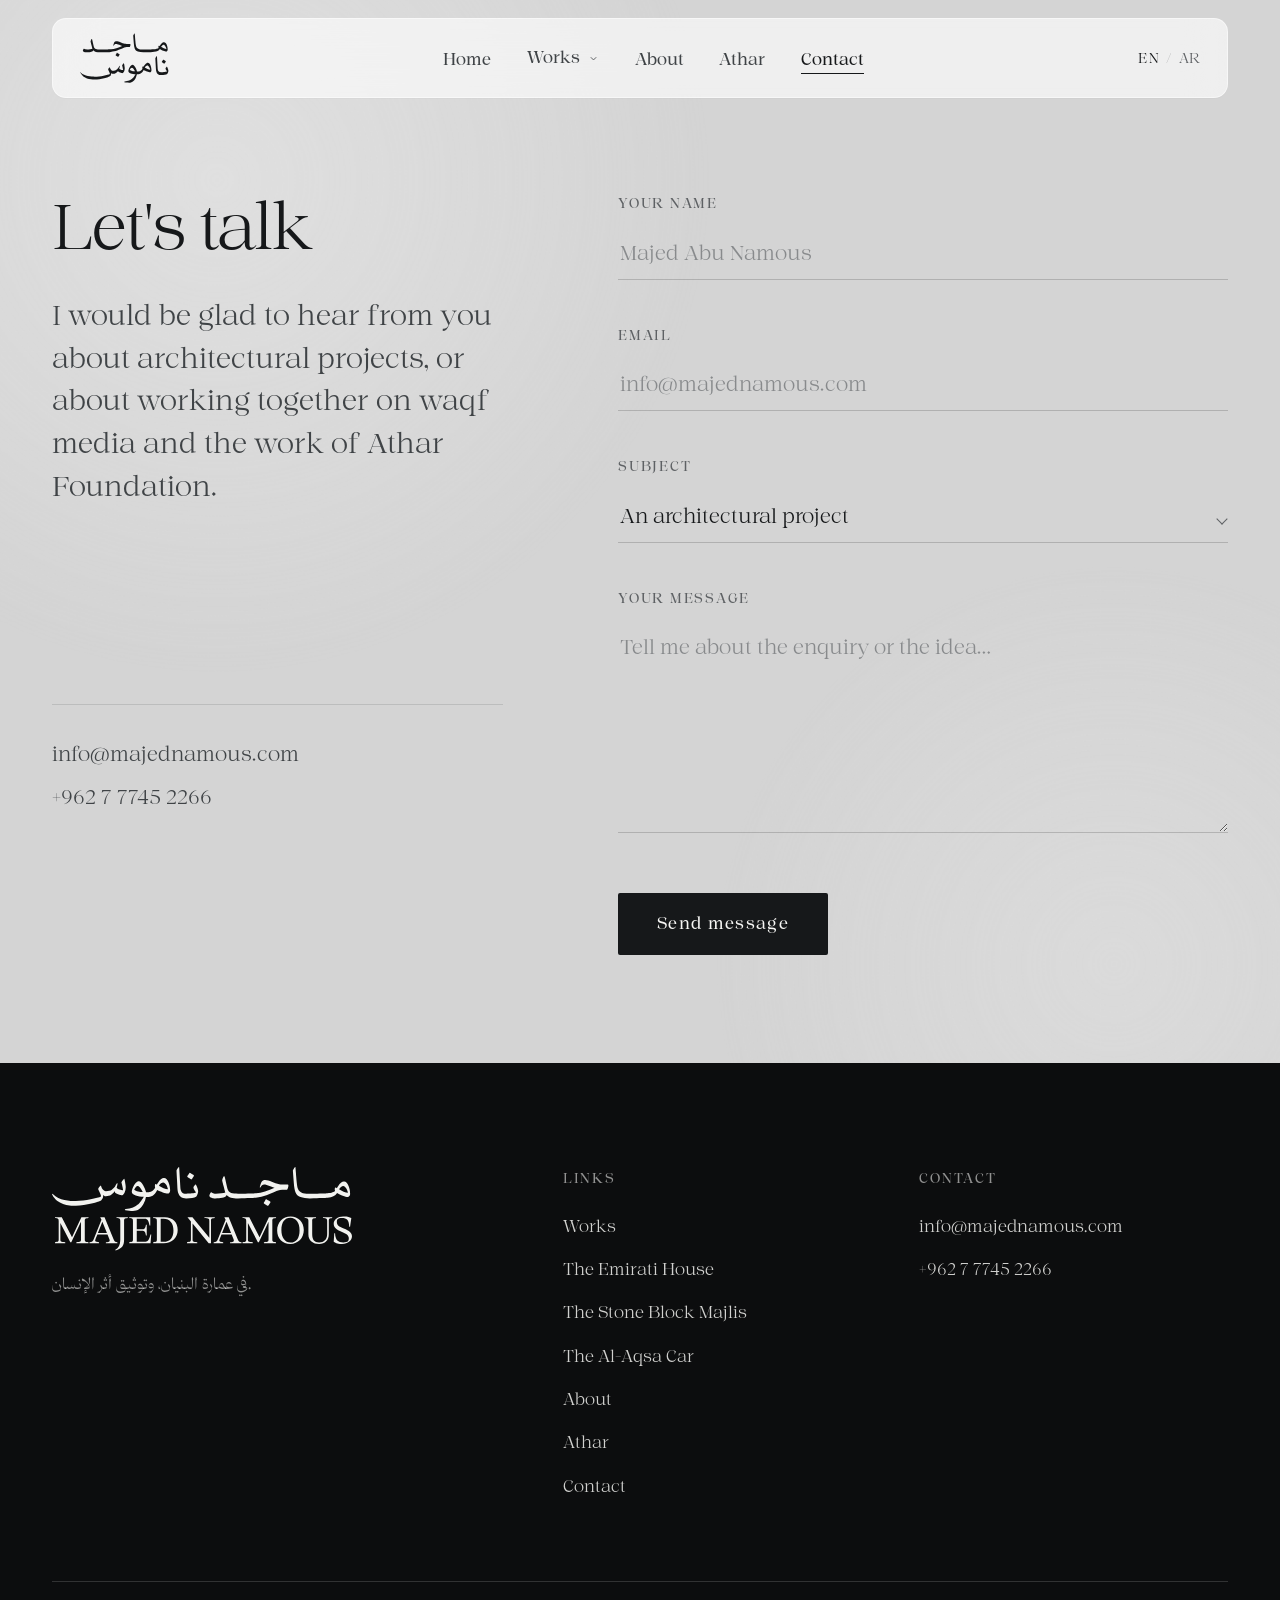
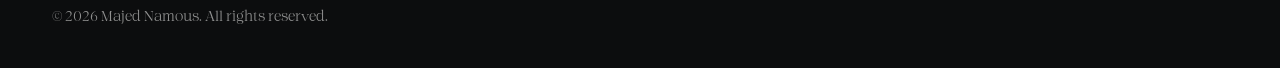
<file: en/contact.html>
<!DOCTYPE html>
<html lang="en" dir="ltr" class="no-js">
<head>
  <meta charset="utf-8">
  <meta name="viewport" content="width=device-width, initial-scale=1, viewport-fit=cover">
  <title>Majed Namous ماجد ناموس</title>
  <meta name="description" content="في عمارة البنيان، وتوثيق أثر الإنسان.">
  <link rel="canonical" href="https://majednamous.com/en/contact.html">
  <link rel="alternate" hreflang="ar" href="https://majednamous.com/contact.html">
  <link rel="alternate" hreflang="en" href="https://majednamous.com/en/contact.html">
  <link rel="alternate" hreflang="x-default" href="https://majednamous.com/contact.html">
  <meta name="theme-color" content="#d4d4d4">
  <link rel="icon" href="../favicon.ico" sizes="32x32">
  <link rel="icon" href="../assets/img/favicon-512.png" type="image/png" sizes="512x512">
  <link rel="apple-touch-icon" href="../assets/img/apple-touch-icon.png">
  <meta property="og:type" content="website">
  <meta property="og:site_name" content="Majed Namous ماجد ناموس">
  <meta property="og:locale" content="en_US">
  <meta property="og:title" content="Majed Namous ماجد ناموس">
  <meta property="og:description" content="في عمارة البنيان، وتوثيق أثر الإنسان.">
  <meta property="og:url" content="https://majednamous.com/en/contact.html">
  <meta property="og:image" content="https://majednamous.com/assets/img/work-2016-1000.jpg">
  <meta name="twitter:card" content="summary_large_image">
  <link rel="preload" as="font" type="font/woff" href="../assets/fonts/thmanyah-light.woff" crossorigin>
  <link rel="stylesheet" href="../assets/css/site.css?v=26466cbd">
</head>
<body>
<a class="skip" href="#main">Skip to content</a>
<header class="nav" data-nav>
  <div class="nav__bar">
    <a class="nav__logo" href="index.html" aria-label="Majed Namous"><svg aria-hidden="true" focusable="false" id="Layer_1" xmlns="http://www.w3.org/2000/svg" version="1.1" viewBox="81 194 1084 611">
  
  <path d="M563.5,453.7c-1.7-1.3-3.4-2.6-5.2-3.8-1.8-1.2-3.5-2.4-5.1-3.5-1.7-1.1-2.6-1.7-3-1.7-1.4-.8-4.3-2.3-8.7-4.6s-7.4-3.5-9.2-3.5-1.5,1.7-3.3,5.1c-1.8,3.5-3.2,6.1-4.3,7.9s-2.7,4.3-4.9,7.6c-2.2,3.2-3.2,5.9-3.2,8.1s2.2,2.9,6.5,5.6c4.4,2.7,7.5,4.8,9.2,6.2,1.8,1.4,4.4,3.1,7.8,4.9s6,2.7,7.8,2.7,3.8-2,6-5.9c2.1-4,3.9-7.1,5.4-9.2.7-1.4,2-3.5,3.8-6.2s2.7-5.1,2.7-7.3-.8-1.1-2.4-2.4h.1Z"/>
  <path d="M698.1,336c0,2.6-.4,5.3-1.1,8.4-.7,3.1-1.5,6.1-2.4,9s-2,5.6-3.2,7.9c-1.3,2.3-2.5,4.1-3.5,5.1h-16.8c-13,0-24.6.8-34.7,2.2s-18.8,4-26,7.6c-13.3,6.1-26,11.8-37.9,17-11.9,5.3-23.9,10-36,14.1s-24.6,7.7-37.4,10.5c-12.9,2.9-26.9,5.3-42,7.1-9,1-23.5,2.1-43.6,3.2-20,1-48.8,1.8-86.4,2.2-21,0-38.3-1.8-52-5.4-13.8-3.6-24.6-9.9-32.5-19l-2.2,5.4c-2.2,3.6-5.9,6.5-11.4,8.9-5.4,2.4-11.7,4.3-18.9,5.7s-15.2,2.6-23.8,3.2c-8.6.8-17.4,1.1-26,1.1s-12.2-.7-19.2-2c-7.1-1.2-12.2-2.8-15.5-4.6-6.1-3.6-9.2-8.1-9.2-13.5s.4-5,1.3-7.3,1.9-4.7,3-7.3c1.4-2.9,2.7-5.3,3.8-7.1s2.7-2.9,4.9-3.2c1.1,0,2.3.5,3.8,1.7,1.4,1,3.5,2.3,5.9,3.5,2.6,1.3,5.8,2.5,9.8,3.5,4,1.1,9,1.6,15.2,1.6,13.7,0,27.1-.8,40.3-2.5,13.2-1.6,22.8-3.5,29-5.6-1.4-4.7-3.2-11.1-5.4-19.3-2.2-8.1-4.3-16.5-6.5-25.2-2.2-8.6-4.4-16.9-6.5-24.9-2.1-7.9-3.8-14.4-4.8-19.5,0-2.5.5-5.7,1.6-9.5s2.5-7.4,4.1-10.8c1.6-3.5,3.2-6.3,4.9-8.6,1.6-2.3,3.2-3.5,4.6-3.5s2.9,1.4,3.2,4.4c3.6,14.8,7.1,30.2,10.6,46,3.4,15.9,6.8,30.1,10,42.7,2.6,9.1,6,16,10.5,20.9,4.5,4.8,10.1,8.4,16.5,10.5s14,3.5,22.5,4.1c8.4.5,18,.8,28.4.8,20.5,0,38.3,0,53-.3,14.8-.1,27.4-.5,37.7-.8,10.3-.3,18.6-.7,24.9-1,6.3-.4,11.1-.7,14.4-1,1,0,2,0,2.9-.2,20.5-1.3,42.4-5.6,65.6-12.8,24.4-7.6,47.9-16.6,70.6-27.1-4.7-1.4-10.3-3.5-16.8-5.9-6.5-2.6-13.4-5.2-20.6-7.9s-14.3-5-21.4-7c-7.1-2-13.2-3-18.7-3s-11.6,1.8-15.2,5.4-7.2,8.1-10.8,13.5c-.8.8-1.3,1.4-1.7,2.2-.3.8-1,1-2.1,1s-1.7-.9-1.7-2.7v-2.2c0-.3.1-.7.5-1,1.8-7.6,3.7-14.4,5.7-20.6,2-6.1,4.4-11.4,7.3-15.6,2.9-4.4,6.4-7.7,10.5-10.1,4.2-2.3,9.5-3.5,16-3.5s13.8,1.4,21.9,4.1c8.1,2.7,16.7,5.9,25.7,9.5s18.3,7.1,27.7,10.5c9.3,3.5,18.6,5.7,27.6,6.8,6.1.8,12.8,1.3,20,1.6,7.2.3,13.4.5,18.4.5s9,0,14.1-.3c5-.1,8.3-.2,9.8-.2,3.6,0,5.4,2.9,5.4,8.6h.3Z"/>
  <path d="M1150,369c-2-10.6-4.9-20.6-8.7-29.9s-8.5-17.1-14.1-23.5c-5.6-6.2-12-9.4-19.3-9.4s-9.8,1.3-14.4,3.8c-4.5,2.5-8.7,5.6-12.7,9.4s-7.7,8-11.1,12.6c-3.5,4.7-6.5,9-8.9,12.9l-5.9,9.7c-2.9-2.9-5.8-4.3-8.7-4.3s-3.4,1-4.8,3.2c-1.5,2.1-2.2,5.3-2.2,9.6s.9,8.3,2.7,12.9c-3.2,2.5-7.2,4.7-12,6.7-4.7,2-9.5,3.7-14.6,5.2-5,1.4-10.1,2.5-15.2,3.2-3.5.5-6.7.8-9.6,1-1.3.1-2.6.1-3.9.1-3.2.4-8,.7-14.3,1-6.3.4-14.7.8-25,1-10.2.4-22.8.7-37.6.8-14.8.2-32.5.3-53.1.3s-16.8,0-25.7-.3c-8.8-.1-17.4-1.4-25.7-3.8-8.3-2.3-15.9-6.2-22.7-11.7-6.8-5.4-12.1-13.5-15.7-24.4-1.4-4.4-2.7-9.9-3.8-16.8-1.1-6.8-2.1-14.3-3-22.2-.9-8-1.7-15.8-2.4-23.6-.8-7.8-1.3-14.3-1.7-19.7-.7-9.8-1.4-19.2-2.2-28.2-.7-9-1.3-16.9-1.9-23.5s-1-12.1-1.3-16.2c-.4-4.1-.7-6.2-1-6.2-1.8,0-3.7,1.4-5.7,4.1-2,2.7-3.8,5.7-5.6,8.9-2.2,4-4.5,8.4-7.1,13,2.9,37.2,5.3,69,7.3,95.3s5.7,47.5,11.1,63.3c6.8,18.4,19.6,30.8,38.1,37.2,18.7,6.3,41.7,9.5,69,9.5,37.6-.4,66.3-1.1,86.4-2.2,20-1.1,34.5-2.2,43.5-3.2,17.4-1.4,31.6-4.9,42.8-10.3,11.2-5.4,20.4-13.4,27.6-23.8,5.8,3.6,12.4,7.2,19.8,10.8s14.7,6.8,22,9.5c7.2,2.7,14.1,4.9,20.5,6.5,6.5,1.6,12,2.5,16.2,2.5s7.9-2.2,11.7-6.5c3.8-4.3,5.7-9.7,5.7-16.2s-1-17.7-3-28.3h0l.2.2ZM1104.5,380.3c-12.1-5-23.2-10.6-33.2-16.8,3.9-7.2,8.7-13.2,14.3-17.9,5.6-4.7,10.9-7,16-7s8.3,1.6,11.9,4.9c3.6,3.2,7,7.4,10,12.4,3.1,5.1,5.8,10.5,8.1,16.2,2.3,5.8,4.1,11.4,5.2,16.8-9.4-.7-20.2-3.5-32.3-8.6h0Z"/>
  <path d="M627.7,626.1c0,14.4-2.7,27.3-8.1,38.4-5.4,11.2-11.4,17.9-17.9,20.1-2.2,0-6.2-.6-12.2-1.9-5.9-1.3-12-3-18.1-5.2s-11.6-4.7-16.2-7.6c-4.7-2.9-7.1-5.9-7.1-9.2s.2-1.8.6-3.2c.3-1.4.5-2.6.5-3.2-8.3,11.2-17.8,20.3-28.4,27.3-10.7,7.1-23.8,10.6-39.3,10.6s-5.2-.8-10-2.2c-4.9-1.4-8.4-4.1-10.6-8.1.4,1.4.5,2.8.3,4.1s0,2.6.2,4.1c0,7.2-1.5,13.6-4.6,19.2-3.1,5.6-6.5,10.2-10.5,13.8-3.2,2.6-11.3,5.9-24.1,10.3-12.8,4.3-28.1,8.7-46,13-17.8,4.3-37.1,8.1-57.6,11.4-20.6,3.2-40.1,4.9-58.5,4.9s-29.3-.9-45.7-2.7c-16.5-1.8-32.5-5.6-48.2-11.1-15.7-5.6-30.5-13.5-44.4-23.8-13.8-10.3-25.1-23.9-33.8-40.8-1.8-3.3-2.7-6.2-2.7-8.7s.4-1.6,1.1-1.6c1.4,0,3.6,1.4,6.5,4.3,10.8,11.2,23.5,20.2,38.2,26.8,14.6,6.7,29.7,11.7,45.2,15.1,15.5,3.5,30.8,5.6,45.7,6.5,15,.9,27.9,1.3,38.7,1.3,16.6,0,34.5-1.2,53.6-3.5,19.1-2.4,37.5-5.4,55-9s33.2-7.4,47.1-11.2,23.9-7.2,30.1-10.1c-.8-5.4-2.9-12.6-6.5-21.3s-7.9-18-12.9-27.8c-1.1-2.2-1.6-3.9-1.6-5.4,0-3.9,2.2-8.7,6.5-14.1,1.5-1.8,3.6-4.2,6.5-7.3s5-4.6,6.5-4.6c1.4,3.2,2.7,6.2,3.8,8.9,1,2.7,2,5.6,2.7,8.4,3.9,7.2,8.6,13.2,14.1,18.1s11,7.3,16.8,7.3c9.4,0,17.6-1.1,24.7-3.5,7-2.3,13.2-5.3,18.6-8.9,5.4-3.6,10-7.5,13.8-11.9,3.8-4.3,7.1-8.4,10-12.3.4-.4,1.3-2,2.7-4.9s3-5.7,4.9-8.6c1.8-2.9,3.4-5.6,4.8-8.1,1.4-2.5,2.4-3.8,2.7-3.8,1.8,0,2.7,2.3,2.7,7s-.2,2.2-.5,4.4c-.4,1.8-1,4.7-1.9,8.6-.9,4-2.3,9-4.1,15.1,1.4,2.5,4.2,4.8,8.4,7,4.1,2.1,8.6,4.1,13.2,5.9,4.7,1.8,9.4,3.2,14.1,4.4,4.7,1,8.7,1.8,12,2.1-.4-3.2-1-7.4-2-12.3-.9-5-2-10.2-3.2-15.6-1.3-5.3-2.5-10.8-3.8-16.2-1.3-5.3-2.5-9.8-3.5-13.5,0-1,.9-2.9,2.7-5.6,1.8-2.6,3.8-5.6,5.9-8.6,2.2-3.1,4.1-5.8,5.9-8.1s3.1-3.7,3.8-4c.3,0,.6,0,.8-.3.2-.2.5-.3.8-.3,1.5,0,2.7,2,3.8,6,.7,3.2,1.5,7.5,2.4,12.9s1.8,10.8,2.7,16.2,1.7,10.6,2.2,15.5c.5,4.8.8,8.6.8,11.1h-.1Z"/>
  <path d="M951.8,621.5c-2-10.6-4.9-20.7-8.7-30.1-3.8-9.3-8.5-17.2-14.1-23.5s-12-9.5-19.3-9.5-9.8,1.3-14.4,3.8c-4.5,2.5-8.7,5.6-12.7,9.5-4,3.8-7.7,8-11.1,12.7-3.4,4.7-6.4,9-8.9,13l-6,9.7c-1.4-1-2.8-2-4.1-2.9s-2.6-1.3-4.1-1.3c-4,0-5.9,4-5.9,11.9s.5,8.7,1.7,15.2c-4,8.3-10.2,15.9-18.4,22.7-8.3,6.8-18.4,10.3-30.3,10.3s-.4,0-.6,0h-17.3c-2.5-9-5.8-18.3-9.7-27.9-4-9.5-8.3-18.2-13-26s-9.7-14.1-14.9-19c-5.3-4.8-10.4-7.3-15.4-7.3s-13.5,3-19.8,9-12,13.1-16.8,21.4c-4.9,8.3-8.8,16.8-11.7,25.2-2.9,8.5-4.4,15.4-4.4,20.8s2.7,12.7,8.1,17.4c5.4,4.7,12.4,8.5,20.8,11.4,8.5,2.9,18,5,28.4,6.2,10.5,1.3,20.8,2.1,30.9,2.4-2.2,4.7-5,9.8-8.4,15.2-3.5,5.4-7.2,10.8-11.4,16.2s-8.6,10.5-13.2,15.4c-4.7,4.9-9.2,9-13.5,12.2-6.5,5.4-12.6,9.5-18.2,12.2-5.6,2.7-10.4,5-14.3,6.8-8.3,2.9-17,5.3-26,7.3s-18,3.4-27.1,4.1c-4.7.8-7.1,2.6-7.1,5.4s1.3,2.7,3.8,3.8c9,2.1,18.4,3.7,28.1,4.6,9.8.9,19,1.3,27.6,1.3s15.1-1.1,23.6-3.2c8.4-2.2,16.1-5.8,23-10.8,12.6-9.4,23.2-22.3,31.9-38.5s14.4-33.2,17.4-50.8h18.9c7.6,0,14.6-1.6,21.1-4.7,6.5-3,12.4-7,17.8-11.9,5.4-4.9,10.2-10.4,14.4-16.5,4.1-6.1,7.7-12.4,10.5-19,5.8,3.7,12.3,7.1,19.6,10.3s14.5,6.2,21.9,8.7c7.4,2.6,14.3,4.6,20.6,6s11.7,2.1,16,2.1,7.9-2.1,11.7-6.5,5.7-9.8,5.7-16.2-1-17.8-3-28.4h0l.3-.2ZM736.5,661.1c-6.2-.6-12.1-1.6-17.9-3-5.7-1.4-11.1-3.3-16.2-5.7-5-2.3-9.2-5.5-12.4-9.5,2.9-5.4,6.5-11,11.1-16.8,4.5-5.7,9.3-8.7,14.4-8.7s12,4.1,18.7,12.5c6.6,8.3,13,19,19.2,31.9-5,0-10.6-.2-16.8-.8h0ZM906.1,632.8c-12.3-5.3-23.5-11.1-33.6-17.2,4-7.3,9-13.2,14.9-17.8,5.9-4.5,11.4-6.8,16.5-6.8s7.8,1.7,11.7,5c3.8,3.2,7.2,7.5,10.2,12.6,3.1,5.1,5.7,10.7,7.9,16.7s3.8,11.6,4.9,16.7c-9.4-.8-20.2-3.8-32.5-9h0v-.2Z"/>
  <path d="M1161.1,655.4c0,3.2-.5,7.1-1.7,11.4-1.1,4.4-2.4,8.6-4.1,12.7-1.6,4.2-3.3,7.8-5.1,10.8-1.8,3.1-3.5,5-4.9,5.7-5.8,3.6-15.3,6.6-28.4,9s-27.4,3.5-42.5,3.5-.6,0-.9,0h-1.3c-7.2,0-14.5-.8-22-2.5-7.4-1.6-14.1-5.3-20-11.1s-10.9-13.9-14.9-24.4-6.3-24.8-7.1-42.8c-.7-17.4-1.7-36.9-2.9-58.7-1.3-21.9-2.5-43.8-3.5-65.8,2.2-4.4,4.4-8.5,6.5-12.5,1.8-3.2,3.8-6.2,5.7-9s3.8-4.1,5.7-4.1,1.1.5,1.3,1.4c.2,1,.5,3,.8,6.2l8.7,146.2c.7,13,4.2,23.3,10.5,30.9,6.3,7.5,16.7,11.4,31.1,11.4s.4,0,.7,0h1.5c6.1,0,12.8-.3,20-.8s14.1-1.3,20.8-2.2c6.7-.9,12.8-1.8,18.2-2.7,5.4-.9,9.2-1.9,11.4-2.9-.8-2.2-2.1-4.8-4.1-7.9-2-3-4.1-6.3-6.2-9.7-2.2-3.5-4.1-6.8-5.7-10.3s-2.4-6.2-2.4-8.4c0-4,2.1-8.3,6.2-13s7.7-8.4,10.5-11.4c5.8,10.5,10.2,20.3,13.3,29.6,3,9.2,4.6,16.3,4.6,21.4h.2Z"/>
  <path d="M1127.8,537.1c-1.7-1.3-3.3-2.6-5.1-3.8-1.9-1.2-3.5-2.4-5.2-3.5-1.6-1.1-2.6-1.7-2.9-1.7-1.5-.8-4-2.3-7.6-4.6s-6.3-3.5-8.1-3.5-1.8,1.7-4.4,5.1c-2.5,3.5-4.3,6.1-5.4,7.9-1.1,1.8-2.7,4.3-4.9,7.6-2.1,3.2-3.2,5.9-3.2,8.1s2.2,2.9,6.5,5.6c4.3,2.7,7.4,4.8,9.2,6.2s4.4,3.1,7.8,4.9c3.5,1.8,6.1,2.7,7.9,2.7s3.8-2,5.9-5.9c2.2-4,4-7.1,5.4-9.2.8-1.4,2-3.5,3.8-6.2s2.7-5.1,2.7-7.3-.8-1.1-2.4-2.4h0Z"/>
</svg></a>
    <nav class="nav__links" aria-label="Primary">
      <ul>
        <li><a class="nav__link" href="index.html#top">Home</a></li>
        <li class="nav__item--sub" data-sub><a class="nav__link" href="index.html#works">Works</a><button class="nav__caret" type="button" data-sub-toggle aria-expanded="false" aria-controls="nav-sub" aria-label="Selected projects"><svg viewBox="0 0 10 10" fill="none" aria-hidden="true" focusable="false"><path d="M2 3.6 5 6.6 8 3.6" stroke="currentColor" stroke-width="1.1"/></svg></button><ul class="nav__sub" id="nav-sub"><li><a href="emirati.html">The Emirati House</a></li><li><a href="monolith.html">The Stone Block Majlis</a></li><li><a href="aqsa.html">The Al-Aqsa Car</a></li></ul></li>
        <li><a class="nav__link" href="index.html#about">About</a></li>
        <li><a class="nav__link" href="index.html#athar">Athar</a></li>
        <li><a class="nav__link" href="contact.html" aria-current="page">Contact</a></li>
      </ul>
    </nav>
    <div class="nav__end">
      <div class="lang"><span aria-current="true">EN</span><span class="lang__sep" aria-hidden="true">/</span><a href="../contact.html" lang="ar" hreflang="ar">AR</a></div>
      <button class="nav__toggle" type="button" data-nav-toggle
              aria-expanded="false" aria-controls="nav-menu" aria-label="Open menu">
        <span></span><span></span>
      </button>
    </div>
  </div>
  <div class="nav__menu" id="nav-menu" data-nav-menu aria-hidden="true">
    <div class="nav__menu-inner">
      <ul>
        <li><a class="" href="index.html#top">Home</a></li>
        <li><a href="index.html#works">Works</a><ul class="nav__menu-sub"><li><a href="emirati.html">The Emirati House</a></li><li><a href="monolith.html">The Stone Block Majlis</a></li><li><a href="aqsa.html">The Al-Aqsa Car</a></li></ul></li>
        <li><a class="" href="index.html#about">About</a></li>
        <li><a class="" href="index.html#athar">Athar</a></li>
        <li><a class="" href="contact.html" aria-current="page">Contact</a></li>
      </ul>
    </div>
  </div>
</header>

<main id="main">
  <section class="contact-hero section ambient">
    <div class="wrap">
      <div class="contact__grid">

        <div class="contact__intro">
          <h1 class="contact__title reveal">Let's talk</h1>
          <p class="lead reveal" data-delay="1">I would be glad to hear from you about architectural projects, or about working together on waqf media and the work of Athar Foundation.</p>
        </div>

        <form class="form reveal" data-delay="1" data-form
              data-endpoint=""
              data-msg-sending="Sending…"
              data-msg-ok="Thank you for reaching out. Your message came through."
              data-msg-fail="That could not be sent right now. You can email me directly at info@majednamous.com"
              data-msg-unconfigured="This form is not connected to a server yet, so nothing is sent from here. Please email me directly at info@majednamous.com, or use the number below."
              method="post" action="">

          <div class="field">
            <label for="f-name">Your name</label>
            <input id="f-name" name="name" type="text" autocomplete="name"
                   placeholder="Majed Abu Namous" required>
          </div>

          <div class="field">
            <label for="f-email">Email</label>
            <input id="f-email" name="email" type="email" autocomplete="email"
                   placeholder="info@majednamous.com" required dir="ltr">
          </div>

          <div class="field field__select">
            <label for="f-subject">Subject</label>
            <select id="f-subject" name="subject" required>
            <option value="An architectural project">An architectural project</option>
            <option value="Working with Athar Foundation for Waqf Media">Working with Athar Foundation for Waqf Media</option>
            <option value="Media and documentation">Media and documentation</option>
            <option value="Another enquiry">Another enquiry</option>
            </select>
          </div>

          <div class="field">
            <label for="f-message">Your message</label>
            <textarea id="f-message" name="message" rows="6"
                      placeholder="Tell me about the enquiry or the idea…" required></textarea>
          </div>

          <button class="form__submit" type="submit">Send message</button>

          <p class="form__status" data-form-status role="status" aria-live="polite"></p>
        </form>

        <div class="contact__details reveal" data-delay="2">
          <a class="contact__detail" href="mailto:info@majednamous.com">info@majednamous.com</a>
          <a class="contact__detail" href="tel:+962777452266">+962 7 7745 2266</a>
        </div>

      </div>
    </div>
  </section>
</main>
<footer class="footer">
  <div class="wrap">
    <div class="footer__top">
      <div>
        <a class="footer__logo" href="index.html" aria-label="Majed Namous"><svg aria-hidden="true" focusable="false" id="Layer_1" xmlns="http://www.w3.org/2000/svg" version="1.1" viewBox="0 0 2236.8 622.2">
  
  <g>
    <path d="M365.8,219.7c-.7-5.5-2.9-12.7-6.6-21.6-3.7-8.8-8-18.2-13.2-28.1-1.1-2.2-1.6-4-1.6-5.5,0-4,2.2-8.8,6.6-14.3,1.5-1.8,3.7-4.3,6.6-7.4,2.9-3.1,5.1-4.7,6.6-4.7,1.5,3.3,2.8,6.3,3.8,9.1,1.1,2.8,2,5.6,2.8,8.5,4,7.3,8.8,13.4,14.3,18.4,5.5,4.9,11.1,7.4,17,7.4,9.5,0,17.8-1.2,25-3.5s13.4-5.4,18.9-9c5.5-3.6,10.1-7.6,14-12,3.8-4.4,7.2-8.5,10.1-12.5.4-.4,1.3-2,2.8-4.9,1.5-2.9,3.1-5.8,4.9-8.7,1.8-2.9,3.5-5.6,4.9-8.2s2.4-3.8,2.8-3.8c1.8,0,2.7,2.4,2.7,7.1s-.2,2.2-.5,4.4c-.4,1.8-1,4.7-1.9,8.7-.9,4-2.3,9.1-4.1,15.3,1.5,2.5,4.3,4.9,8.5,7.1,4.2,2.2,8.7,4.2,13.4,6s9.5,3.3,14.3,4.4c4.8,1.1,8.8,1.8,12.1,2.2-.4-3.3-1-7.4-1.9-12.5-.9-5.1-2-10.4-3.3-15.8-1.3-5.4-2.6-10.9-3.8-16.4-1.3-5.4-2.5-10-3.6-13.6,0-1.1.9-3,2.8-5.7,1.8-2.7,3.8-5.6,6-8.7,2.2-3.1,4.2-5.8,6-8.2,1.8-2.4,3.1-3.7,3.8-4.1.4,0,.6,0,.8-.3.2-.2.5-.3.8-.3,1.5,0,2.7,2,3.8,6,.7,3.3,1.5,7.7,2.5,13.2.9,5.5,1.8,11,2.8,16.4.9,5.5,1.6,10.7,2.2,15.6.5,4.9.8,8.7.8,11.2,0,14.6-2.8,27.6-8.2,38.9s-11.5,18.1-18.1,20.3c-2.2,0-6.3-.6-12.3-1.9-6-1.3-12.2-3-18.4-5.2-6.2-2.2-11.7-4.8-16.5-7.7-4.8-2.9-7.1-6-7.1-9.3s.2-1.8.5-3.3c.4-1.5.5-2.6.5-3.3-8.4,11.3-18,20.6-28.8,27.7-10.8,7.1-24,10.7-39.8,10.7s-5.2-.7-10.1-2.2c-4.9-1.5-8.5-4.2-10.7-8.2.4,1.5.5,2.8.3,4.1-.2,1.3-.1,2.7.3,4.1,0,7.3-1.6,13.8-4.7,19.5-3.1,5.7-6.7,10.3-10.7,14-3.3,2.6-11.4,6-24.4,10.4-13,4.4-28.5,8.8-46.6,13.2s-37.6,8.2-58.4,11.5c-20.9,3.3-40.6,4.9-59.2,4.9s-29.7-.9-46.3-2.8c-16.6-1.8-32.9-5.6-48.8-11.2-15.9-5.7-30.9-13.7-45-24.1-14.1-10.4-25.5-24.2-34.3-41.4-1.8-3.3-2.8-6.2-2.8-8.8s.4-1.6,1.1-1.6c1.5,0,3.6,1.5,6.6,4.4,11,11.3,23.9,20.4,38.7,27.1,14.8,6.8,30.1,11.9,45.8,15.4,15.7,3.5,31.2,5.7,46.3,6.6,15.2.9,28.2,1.4,39.2,1.4,16.8,0,34.9-1.2,54.3-3.6,19.4-2.4,37.9-5.4,55.7-9.1,17.7-3.7,33.6-7.5,47.7-11.3,14.1-3.9,24.2-7.3,30.4-10.2h0Z"/>
    <path d="M877.8,146.2c-2-10.9-5-21-8.8-30.4-3.9-9.6-8.5-17.5-14.2-24-5.7-6.3-12.2-9.6-19.5-9.6s-10,1.3-14.6,3.9c-4.4,2.6-8.8,5.7-12.7,9.6-4.1,3.9-7.9,8.1-11.2,12.9-3.5,4.8-6.6,9.2-9.2,13.1l-5.9,10c-1.5-1.1-3-2-4.2-2.9s-2.6-1.5-4.1-1.5c-4.1,0-6.1,4.1-6.1,12.2s.5,8.7,1.7,15.3c-3.9,8.5-10.1,16-18.6,23.1-8.3,7-18.6,10.3-30.6,10.3s-.9,0-1.3.2c-.4-.2-.9-.2-1.5-.2h-15.3c-2.6-9-5.9-18.4-10-28.2-4.1-9.6-8.5-18.4-13.1-26.4-4.8-7.8-9.8-14.2-15.1-19.2-5.3-4.8-10.5-7.4-15.7-7.4s-13.7,3.1-19.9,9c-6.5,6.1-12.2,13.3-17.2,21.8-4.8,8.3-8.8,16.8-11.8,25.4-2.8,8.7-4.2,15.7-4.2,21s2.8,12.9,8.1,17.7c5.5,4.6,12.5,8.5,21.2,11.4,8.5,2.9,18.1,5,28.8,6.3,10.5,1.3,21,2.2,31.2,2.6-2.2,4.6-5,9.8-8.5,15.3-3.5,5.5-7.2,10.9-11.4,16.4s-8.7,10.7-13.5,15.7c-4.8,5-9.4,9-13.7,12.4-6.6,5.5-12.7,9.6-18.4,12.4-5.7,2.8-10.5,5-14.6,6.8-8.3,3-17.2,5.4-26.4,7.4-9,2-18.3,3.3-27.3,4.1-4.8.7-7.2,2.6-7.2,5.5s1.3,2.8,3.9,3.9c9,2.2,18.6,3.7,28.6,4.6,9.8.9,19.2,1.5,27.8,1.5s15.3-1.1,24-3.3c8.5-2.2,16.2-5.9,23.2-11.1,12.7-9.4,23.6-22.5,32.3-38.9,8.8-16.4,14.8-33.6,17.7-51.4h16.4c.5,0,1.1,0,1.5-.2.5.2.9.2,1.3.2,7.6,0,14.8-1.7,21.4-4.8,6.5-2.9,12.5-7,18.1-12,5.5-5,10.3-10.5,14.6-16.8,4.1-6.1,7.8-12.5,10.7-19.2,5.7,3.7,12.4,7.2,19.7,10.5,7.2,3.3,14.6,6.1,22.1,8.7s14.4,4.6,20.8,6.1c6.5,1.5,11.8,2.2,16.2,2.2s7.9-2.2,11.8-6.6,5.7-9.8,5.7-16.4-.9-18.1-3-28.8h0ZM659.9,186.3c-6.3-.6-12.4-1.7-18.3-2.9-5.7-1.5-11.2-3.5-16.4-5.9s-9.2-5.5-12.5-9.6c3-5.4,6.6-11.1,11.2-17s9.4-8.7,14.6-8.7,12,4.1,18.8,12.5,13.3,19.2,19.5,32.3c-5.2,0-10.9-.2-17-.7h0ZM831.4,157.7c-12.4-5.4-23.8-11.2-33.9-17.5,4.1-7.4,9-13.5,15.1-18.1,6.1-4.6,11.6-6.8,16.6-6.8s8.1,1.7,11.8,5c3.9,3.3,7.4,7.6,10.5,12.7,3.1,5.2,5.7,10.9,7.9,17s3.9,11.6,5,16.8c-9.6-.7-20.5-3.7-33-9h0Z"/>
    <path d="M1056,60.7c-1.7-1.3-3.3-2.6-5.2-3.9-1.8-1.3-3.5-2.4-5.2-3.5-1.7-1.1-2.8-1.7-3.1-1.7-1.5-.7-3.9-2.4-7.6-4.6-3.7-2.4-6.4-3.7-8.3-3.7s-1.8,1.8-4.4,5.2c-2.6,3.5-4.2,6.3-5.3,8.1s-2.8,4.2-5,7.6c-2.2,3.3-3.3,6.1-3.3,8.3s2.2,2.9,6.6,5.7c4.2,2.8,7.4,4.8,9.2,6.3,1.8,1.5,4.4,3.1,7.9,5,3.5,1.8,6.3,2.8,7.9,2.8s3.9-2,6.1-6.1c2.2-4.1,4.1-7.2,5.5-9.2.7-1.5,2-3.7,3.9-6.4,1.8-2.6,2.8-5.2,2.8-7.4s-.9-1.1-2.6-2.4Z"/>
    <path d="M1089.7,180.5c0,3.3-.6,7-1.7,11.4-1.1,4.4-2.4,8.7-4.1,12.9s-3.3,7.9-5.2,11.1c-1.8,2.9-3.5,5-5,5.7-5.9,3.7-15.5,6.6-28.8,9-13.5,2.4-27.7,3.5-43.2,3.5s-.7,0-1.1-.2c-.4.2-.7.2-1.1.2-7.2,0-14.6-.7-22.1-2.4-7.6-1.7-14.2-5.4-20.3-11.2-6.1-5.9-11.1-14.2-15.1-24.7-4.1-10.7-6.5-25.1-7.2-43.3-.7-17.5-1.7-37.4-3-59.6-1.3-22.1-2.4-44.3-3.5-66.6,2.2-4.4,4.4-8.7,6.5-12.5,1.8-3.3,3.9-6.4,5.9-9,2-2.8,3.9-4.2,5.7-4.2s1.1.5,1.3,1.5.5,3,.9,6.3l8.7,148.1c.7,13.1,4.4,23.6,10.7,31.2,6.5,7.8,17,11.6,31.5,11.6h2.2c6.3,0,13.1-.4,20.3-.9,7.4-.6,14.4-1.3,21.2-2.2,6.6-.7,12.9-1.7,18.3-2.6,5.5-.9,9.4-2,11.6-3.1-.7-2.2-2.2-4.8-4.1-7.9-2-3.1-4.2-6.4-6.4-9.8-2-3.5-4.1-7-5.7-10.5-1.7-3.5-2.4-6.3-2.4-8.5,0-4.1,2-8.5,6.3-13.1,4.2-4.8,7.8-8.7,10.7-11.6,5.9,10.7,10.3,20.6,13.5,29.9,3.1,9.4,4.6,16.6,4.6,21.8h0Z"/>
    <path d="M1626.4,258c-1.7-1.1-3.3-2.4-5.2-3.7-1.8-1.3-3.5-2.6-5.2-3.7s-2.8-1.7-3.1-1.7c-1.5-.7-4.2-2.2-8.7-4.6s-7.6-3.5-9.4-3.5-1.5,1.7-3.3,5.2c-1.8,3.5-3.1,6.1-4.2,7.9-1.1,1.8-2.8,4.4-5,7.8s-3.3,6.1-3.3,8.1,2.2,3.1,6.6,5.9c4.2,2.8,7.4,4.8,9.2,6.3,1.8,1.5,4.4,3.1,7.9,5,3.5,1.8,6.1,2.8,7.9,2.8s3.9-2,6.1-6.1,4.1-7.2,5.5-9.4c.7-1.5,2-3.5,3.9-6.3s2.8-5.2,2.8-7.4-.9-1.3-2.6-2.6h0Z"/>
    <path d="M1762.7,138.9c0,2.6-.4,5.4-1.1,8.5-.7,3.1-1.5,6.1-2.4,9s-2,5.5-3.3,7.9c-1.3,2.4-2.4,4.1-3.5,5.2h-17c-13.3,0-24.9.7-35.2,2.2-10.1,1.5-19,4.1-26.4,7.8-13.5,6.1-26.2,12-38.4,17.1-12,5.4-24.2,10.1-36.5,14.4-12.2,4.2-24.7,7.8-37.8,10.7-12.9,2.9-27.1,5.2-42.4,7-1.1.2-2,.2-2.8.2-9.2,1.1-23.1,2.2-41.5,3.1-20.3,1.1-49.4,1.8-87.4,2.2-21.2,0-38.7-1.8-52.7-5.5-13.8-3.5-24.7-10-32.8-19.2l-2.2,5.5c-2.2,3.7-6.1,6.6-11.4,9-5.5,2.4-12,4.2-19.2,5.7-7.4,1.5-15.5,2.6-24.2,3.3-8.8.7-17.5,1.1-26.4,1.1s-12.4-.6-19.6-1.8c-7-1.3-12.2-2.9-15.5-4.8-6.3-3.5-9.4-8.1-9.4-13.6s.6-5,1.5-7.4c.9-2.4,1.8-4.8,2.9-7.4,1.5-2.9,2.8-5.4,3.9-7.2,1.1-1.8,2.8-2.9,5-3.3.9,0,2.2.6,3.7,1.7s3.5,2.4,6.1,3.7c2.6,1.3,5.9,2.4,10,3.5,3.9,1.1,9,1.7,15.3,1.7,13.8,0,27.5-.9,40.8-2.6,13.5-1.7,23.2-3.5,29.5-5.7-1.5-4.8-3.3-11.2-5.5-19.4-2.2-8.3-4.4-16.8-6.6-25.6-2.2-8.7-4.4-17.1-6.6-25.1-2-8.1-3.7-14.8-4.8-19.9,0-2.4.6-5.7,1.7-9.6,1.1-3.7,2.4-7.4,4.1-10.9s3.3-6.4,5-8.8,3.1-3.5,4.6-3.5,2.9,1.5,3.3,4.4c3.7,14.9,7.2,30.4,10.7,46.7,3.5,16,6.8,30.4,10.1,43.3,2.6,9,6.1,16,10.7,21s10.1,8.5,16.6,10.7c6.6,2.2,14.2,3.5,22.9,4.1,8.5.6,18.3.9,28.8.9,20.8,0,38.7-.2,53.7-.4,15.1-.2,27.8-.4,38.2-.7,10.5-.4,18.8-.7,25.3-1.1s11.2-.7,14.6-1.1c.9,0,2-.2,2.9-.2,20.7-1.3,42.8-5.7,66.4-12.9,24.7-7.8,48.5-17,71.6-27.5-4.8-1.5-10.3-3.5-17-6.1s-13.5-5.2-20.8-7.9c-7.4-2.8-14.6-5.2-21.8-7.2-7-1.8-13.3-2.9-18.8-2.9s-11.8,1.8-15.3,5.5c-3.7,3.7-7.4,8.1-11.1,13.6-.7.7-1.3,1.5-1.7,2.2s-1.1,1.1-2.2,1.1-1.7-.9-1.7-2.8v-2.2c0-.4.2-.7.6-1.1,1.8-7.6,3.9-14.6,5.9-20.8,1.8-6.1,4.4-11.4,7.4-15.9s6.4-7.8,10.7-10.1c4.1-2.4,9.6-3.5,16-3.5s14,1.3,22.3,4.1c8.1,2.8,17,5.9,26,9.6,9.2,3.7,18.4,7.2,28,10.7,9.4,3.5,18.8,5.7,27.8,6.8,6.3.7,13.1,1.3,20.5,1.7,7.2.4,13.5.6,18.6.6s9,0,14.2-.2c5.2-.2,8.5-.4,9.8-.4,3.7,0,5.5,2.9,5.5,8.9h0Z"/>
    <path d="M2220.4,172.2c-2-10.7-5-20.8-8.9-30.2-3.7-9.6-8.5-17.5-14.2-23.8-5.7-6.5-12.2-9.6-19.4-9.6s-10.1,1.3-14.6,3.9c-4.6,2.6-8.9,5.7-12.9,9.4-4.1,3.9-7.8,8.1-11.2,12.9-3.5,4.8-6.4,9-9,13.1l-6.1,9.8c-2.9-2.9-5.9-4.4-8.9-4.4s-3.3,1.1-4.8,3.3c-1.5,2.2-2.2,5.5-2.2,9.8s.9,8.5,2.8,13.1c-3.3,2.6-7.4,4.8-12.2,6.8-4.8,2-9.6,3.7-14.8,5.2-5.2,1.5-10.3,2.6-15.3,3.3-3.9.6-7.6.9-10.7.9-1.1.2-2.2.2-3.1.2-3.3.4-8.1.7-14.6,1.1-6.3.4-14.8.7-25.1,1.1-10.5.4-23.2.6-38.2.7-14.9.2-32.8.4-53.7.4s-17.2-.2-26.2-.4c-8.8-.2-17.5-1.5-26-3.9-8.5-2.2-16-6.3-23.1-11.6-6.8-5.5-12.2-13.8-15.9-24.7-1.5-4.4-2.8-10.1-3.9-17-1.1-7-2-14.6-2.9-22.5-.9-8.1-1.8-16-2.6-24-.7-7.8-1.3-14.6-1.7-19.9-.7-10-1.5-19.4-2-28.6-.7-9.2-1.5-17.1-2-23.8-.6-6.8-.9-12.4-1.3-16.6-.4-4.1-.7-6.3-1.1-6.3-1.8,0-3.9,1.5-5.7,4.2-2,2.6-4.1,5.7-5.9,9-2.2,3.9-4.6,8.3-7,13.1,2.9,37.6,5.3,69.9,7.4,96.4,2,26.7,5.7,48.1,11.2,64.2,6.8,18.6,19.7,31.2,38.5,37.6,18.8,6.5,42.2,9.6,70.1,9.6,38-.4,67.1-1.1,87.4-2.2,20.3-1.1,35-2.2,44.1-3.3,17.7-1.5,32.1-4.8,43.3-10.3,11.4-5.5,20.7-13.5,28-24.2,5.9,3.7,12.5,7.4,19.9,11.1,7.6,3.5,14.9,6.8,22.3,9.6,7.4,2.6,14.2,4.8,20.8,6.4,6.6,1.7,12,2.6,16.4,2.6s7.9-2.2,11.8-6.6,5.7-9.8,5.7-16.4-.9-17.9-2.9-28.6h0ZM2174.3,183.9c-12.2-5.2-23.4-10.9-33.8-17.1,4.1-7.2,8.9-13.3,14.6-18.1s11.1-7,16.2-7,8.3,1.5,12,4.8c3.7,3.3,7,7.6,10.1,12.7,3.1,5,5.9,10.5,8.3,16.4,2.4,5.9,4.1,11.4,5.2,17-9.6-.7-20.3-3.7-32.6-8.7h0Z"/>
  </g>
  <g>
    <path d="M49.7,539.2v-135.8c0-17.4-2.7-19.5-27.7-22.4v-5.9h50.8l76.2,149.4,70-149.4h53.1v5.9c-25.1,3-27.8,5-27.8,22.4v135.8c0,17.4,2.7,19.5,27.5,22.4v6.2h-90.3v-6.2c31.9-2.7,34.5-4.1,34.5-22.4v-130.8l-72.3,152h-7.1l-74.4-143.2v121.9c0,18,3.2,19.8,36.3,22.4v6.2H22v-6.2c25.4-3,27.7-5,27.7-22.4h0Z"/>
    <path d="M311.6,536.5l57.3-143.5c-3.2-6.8-6.5-12.1-9.7-17.7v-.3h32.5l66.4,161.5c7.4,18.3,11.5,23,29.2,25.1v6.2h-85.6v-6.2c28.6-2.7,32.5-8,25.4-25.4l-13.3-33.1h-75.6l-13,32.8c-7.7,19.8-2.7,22.7,25.4,25.7v6.2h-71.1v-6.2c19.8-2.4,24.8-6.5,32.2-25.1h0ZM409.6,492.9l-34.2-84.7-33.4,84.7h67.6Z"/>
    <path d="M509.1,544.2v-140.8c0-17.1-2.4-19.2-28-22.4v-5.9h84.1v5.9c-25.4,3.2-27.8,5.3-27.8,22.4v137.9c0,47.5-15.9,68.5-63.5,80.9l-2.1-5c24.8-13.9,37.2-37.5,37.2-72.9h0Z"/>
    <path d="M734,503.8h5.9l-5.3,64.1h-158.8v-6.2c25.4-3.2,27.7-4.4,27.7-22.4v-135.8c0-17.4-2.4-19.2-27.7-22.4v-5.9h157v61.1h-5.9c-4.7-32.8-13.9-50.8-34.8-50.8h-60.2v79.4h39.3c18.3,0,25.1-8.3,29.2-34.5h5.9v79.7h-5.9c-4.1-26.6-10.9-34.8-29.2-34.8h-39.3v82.4h65.5c17.4,0,28-18,36.6-53.7h0Z"/>
    <path d="M781.9,539.2v-135.8c0-18-2.7-19.2-27.7-22.4v-5.9h87.4c58.8,0,95.6,36.3,95.6,94.8s-41.9,98-104.5,98h-78.5v-6.2c25.1-3.2,27.7-4.4,27.7-22.4ZM905.6,472.8c0-54.3-27.5-87.4-72.9-87.4h-22.4v171.8h22.4c46.9,0,72.9-30.1,72.9-84.4h0Z"/>
    <path d="M1035.8,539.2v-132.5l-25.7-31.6h36.9l126,152.6v-124.3c0-18-2.9-19.8-36.3-22.4v-5.9h76.8v5.9c-25.7,3-28.1,5-28.1,22.4v165.9h-17.1l-120.1-147.6v117.5c0,18,2.9,19.8,34.8,22.4v6.2h-76.5v-6.2c26.9-3,29.2-5,29.2-22.4h0Z"/>
    <path d="M1237.4,536.5l57.3-143.5c-3.2-6.8-6.5-12.1-9.7-17.7v-.3h32.5l66.4,161.5c7.4,18.3,11.5,23,29.2,25.1v6.2h-85.6v-6.2c28.6-2.7,32.5-8,25.4-25.4l-13.3-33.1h-75.6l-13,32.8c-7.7,19.8-2.7,22.7,25.4,25.7v6.2h-71.1v-6.2c19.8-2.4,24.8-6.5,32.2-25.1h0ZM1335.4,492.9l-34.2-84.7-33.3,84.7h67.6Z"/>
    <path d="M1448.2,539.2v-135.8c0-17.4-2.7-19.5-27.7-22.4v-5.9h50.8l76.2,149.4,70-149.4h53.1v5.9c-25.1,3-27.8,5-27.8,22.4v135.8c0,17.4,2.7,19.5,27.5,22.4v6.2h-90.3v-6.2c31.9-2.7,34.5-4.1,34.5-22.4v-130.8l-72.3,152h-7.1l-74.4-143.2v121.9c0,18,3.2,19.8,36.3,22.4v6.2h-76.4v-6.2c25.4-3,27.7-5,27.7-22.4h0Z"/>
    <path d="M1778.9,369.2c57.6,0,98.6,41.6,98.6,100.7s-41.6,103.9-100.4,103.9-98.3-41.6-98.3-100.7,41.3-103.9,100.1-103.9h0ZM1845.9,472.8c0-57.9-25.7-93.9-68.8-93.9s-66.7,34.8-66.7,91.2,26,93.6,68.5,93.6,67-35.1,67-90.9h0Z"/>
    <path d="M1884,381v-5.9h84.7v5.9c-26,3.2-28.6,5.3-28.6,22.4v96.5c0,43.1,16.5,63.2,51.7,63.2s59.9-21.6,59.9-63.2v-96.5c0-16.8-2.7-19.5-31.3-22.4v-5.9h68.8v5.9c-23,3.2-25.1,5.6-25.1,22.4v98.3c0,45.5-26.6,72-72.3,72s-80-26.3-80-71.1v-99.2c0-17.1-2.4-19.2-27.8-22.4h0Z"/>
    <path d="M2104.8,494.9h5.9c2.1,52,23,67.9,61.4,67.9s41-13.9,41-32.8-15.3-32.2-50.5-46c-44-17.7-62-33.6-62-61.1s28-53.7,70.2-53.7,44,5,61.1,11.2l-9.4,64.4h-6.2c-.9-50.5-19.2-64.9-54.3-64.9s-37.8,12.4-37.8,32.5,14.2,32.5,51.1,46.9c42.5,16.5,61.4,32.2,61.4,58.5s-28.9,56.1-73.8,56.1-44.6-7.1-62.3-16.2l4.1-62.6h0Z"/>
  </g>
</svg></a>
        <p class="footer__tag">في عمارة البنيان، وتوثيق أثر الإنسان.</p>
      </div>
      <div class="footer__col">
        <h2>Links</h2>
        <ul>
          <li><a href="index.html#works">Works</a></li>
          <li><a href="emirati.html">The Emirati House</a></li>
          <li><a href="monolith.html">The Stone Block Majlis</a></li>
          <li><a href="aqsa.html">The Al-Aqsa Car</a></li>
          <li><a href="index.html#about">About</a></li>
          <li><a href="index.html#athar">Athar</a></li>
          <li><a href="contact.html">Contact</a></li>
        </ul>
      </div>
      <div class="footer__col">
        <h2>Contact</h2>
        <ul>
          <li><a class="footer__value" href="mailto:info@majednamous.com">info@majednamous.com</a></li>
          <li><a class="footer__value" href="tel:+962777452266">+962 7 7745 2266</a></li>
        </ul>
      </div>
    </div>
    <div class="footer__bottom">
      <span>© <span data-year>2026</span> Majed Namous. All rights reserved.</span>
    </div>
  </div>
</footer>
<script src="../assets/js/site.js?v=236716cd" defer></script>
</body>
</html>
</file>
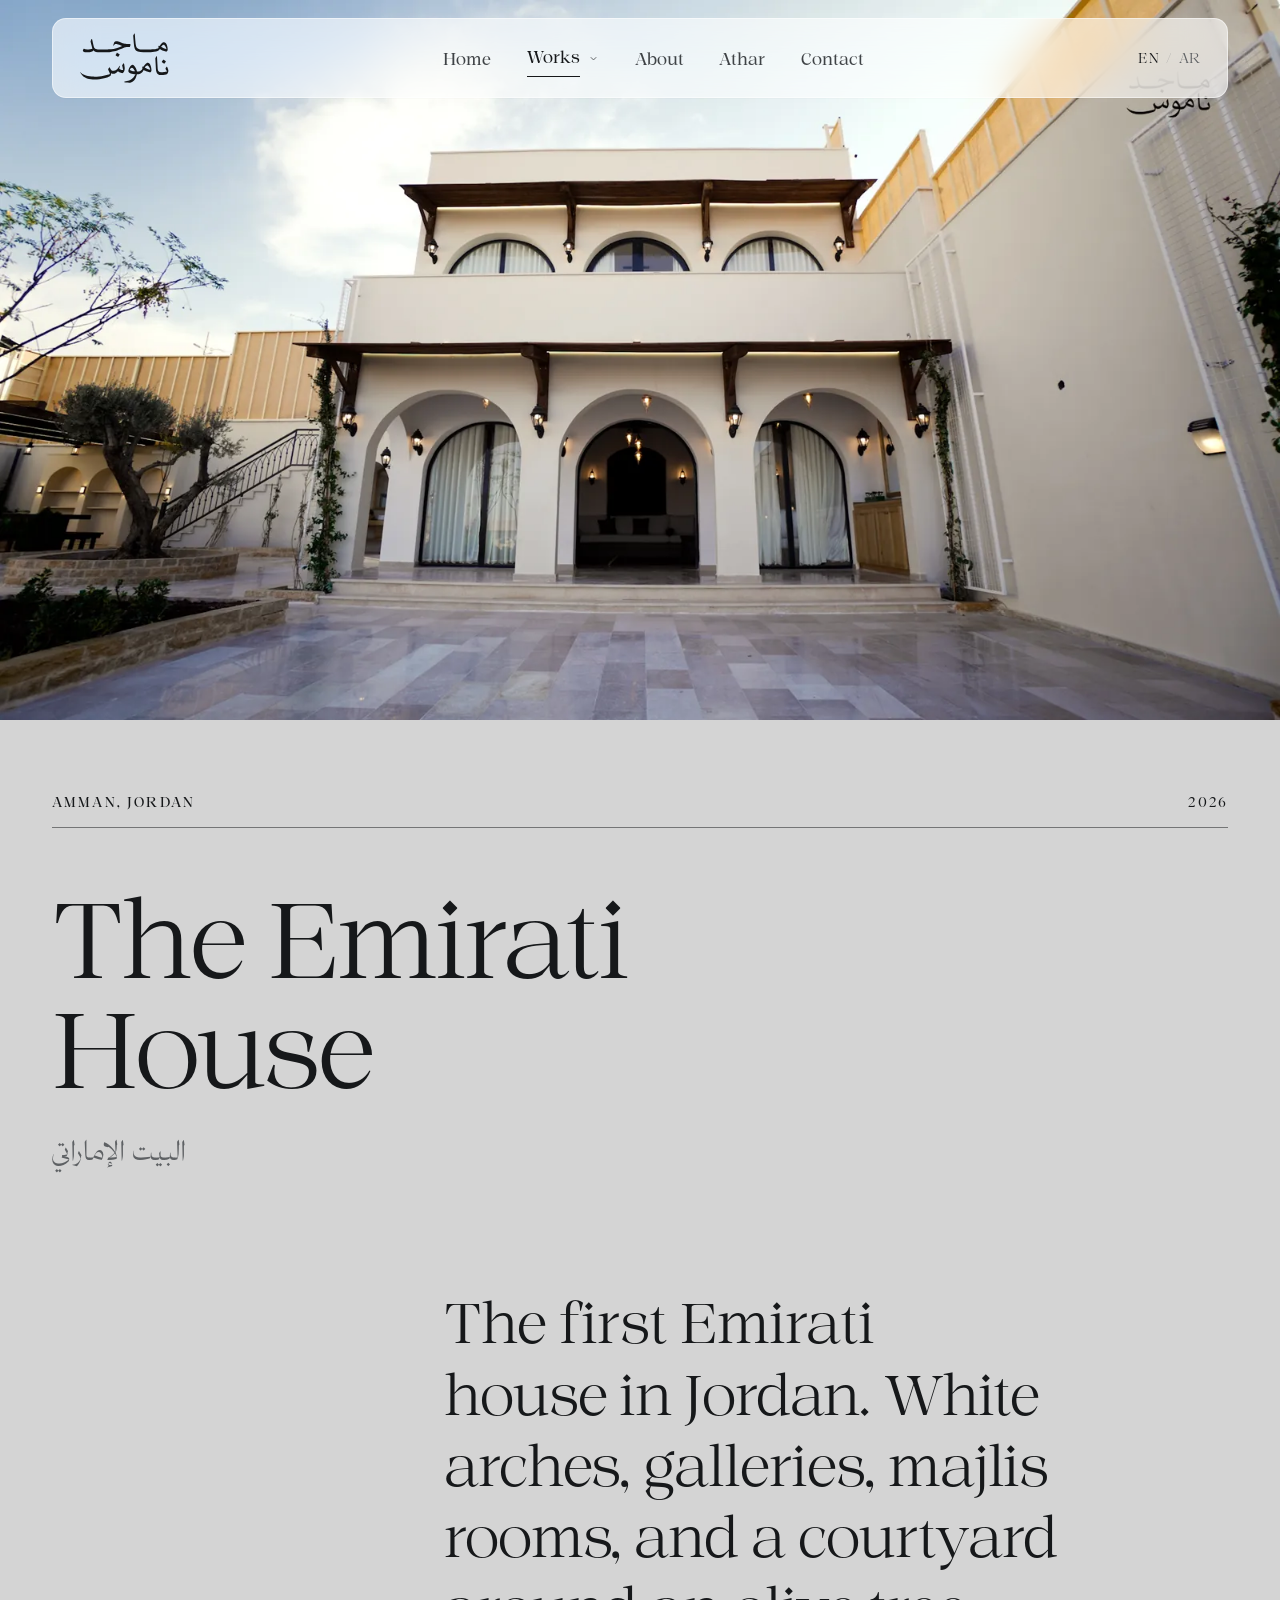
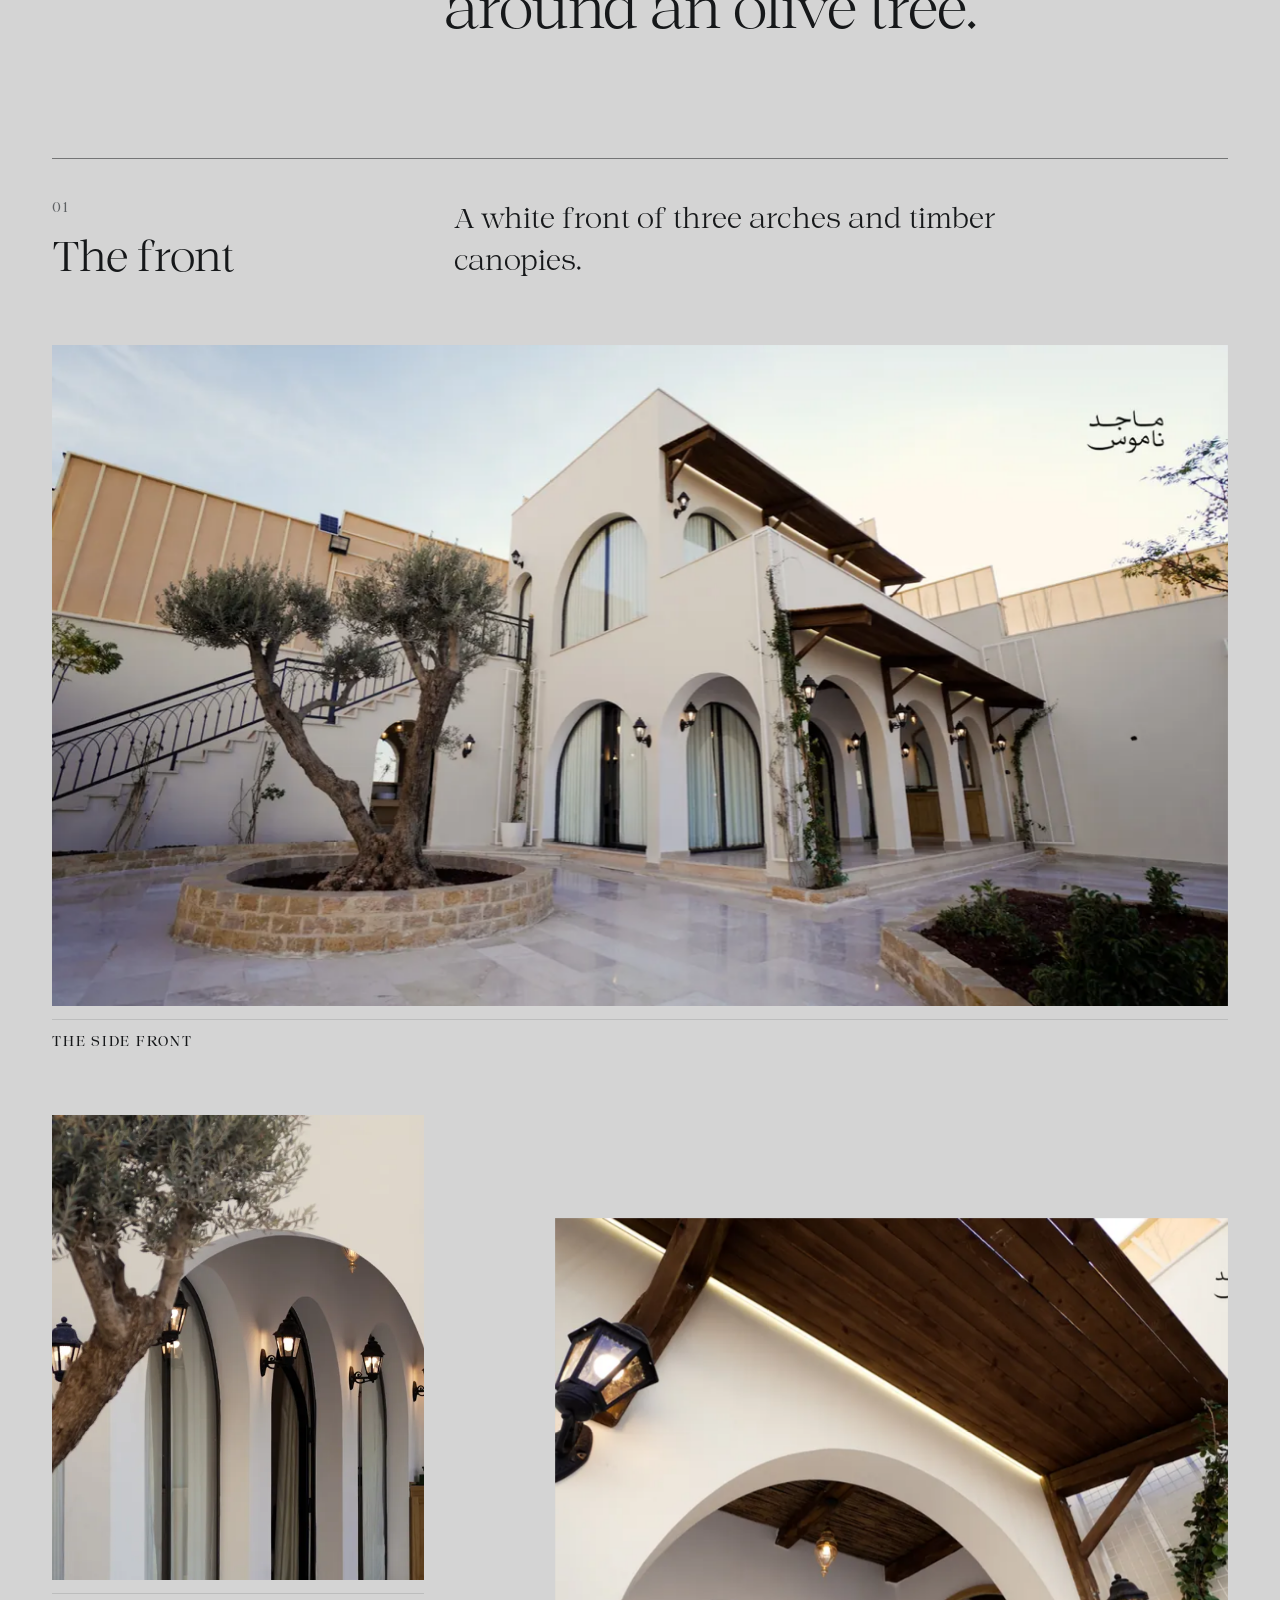
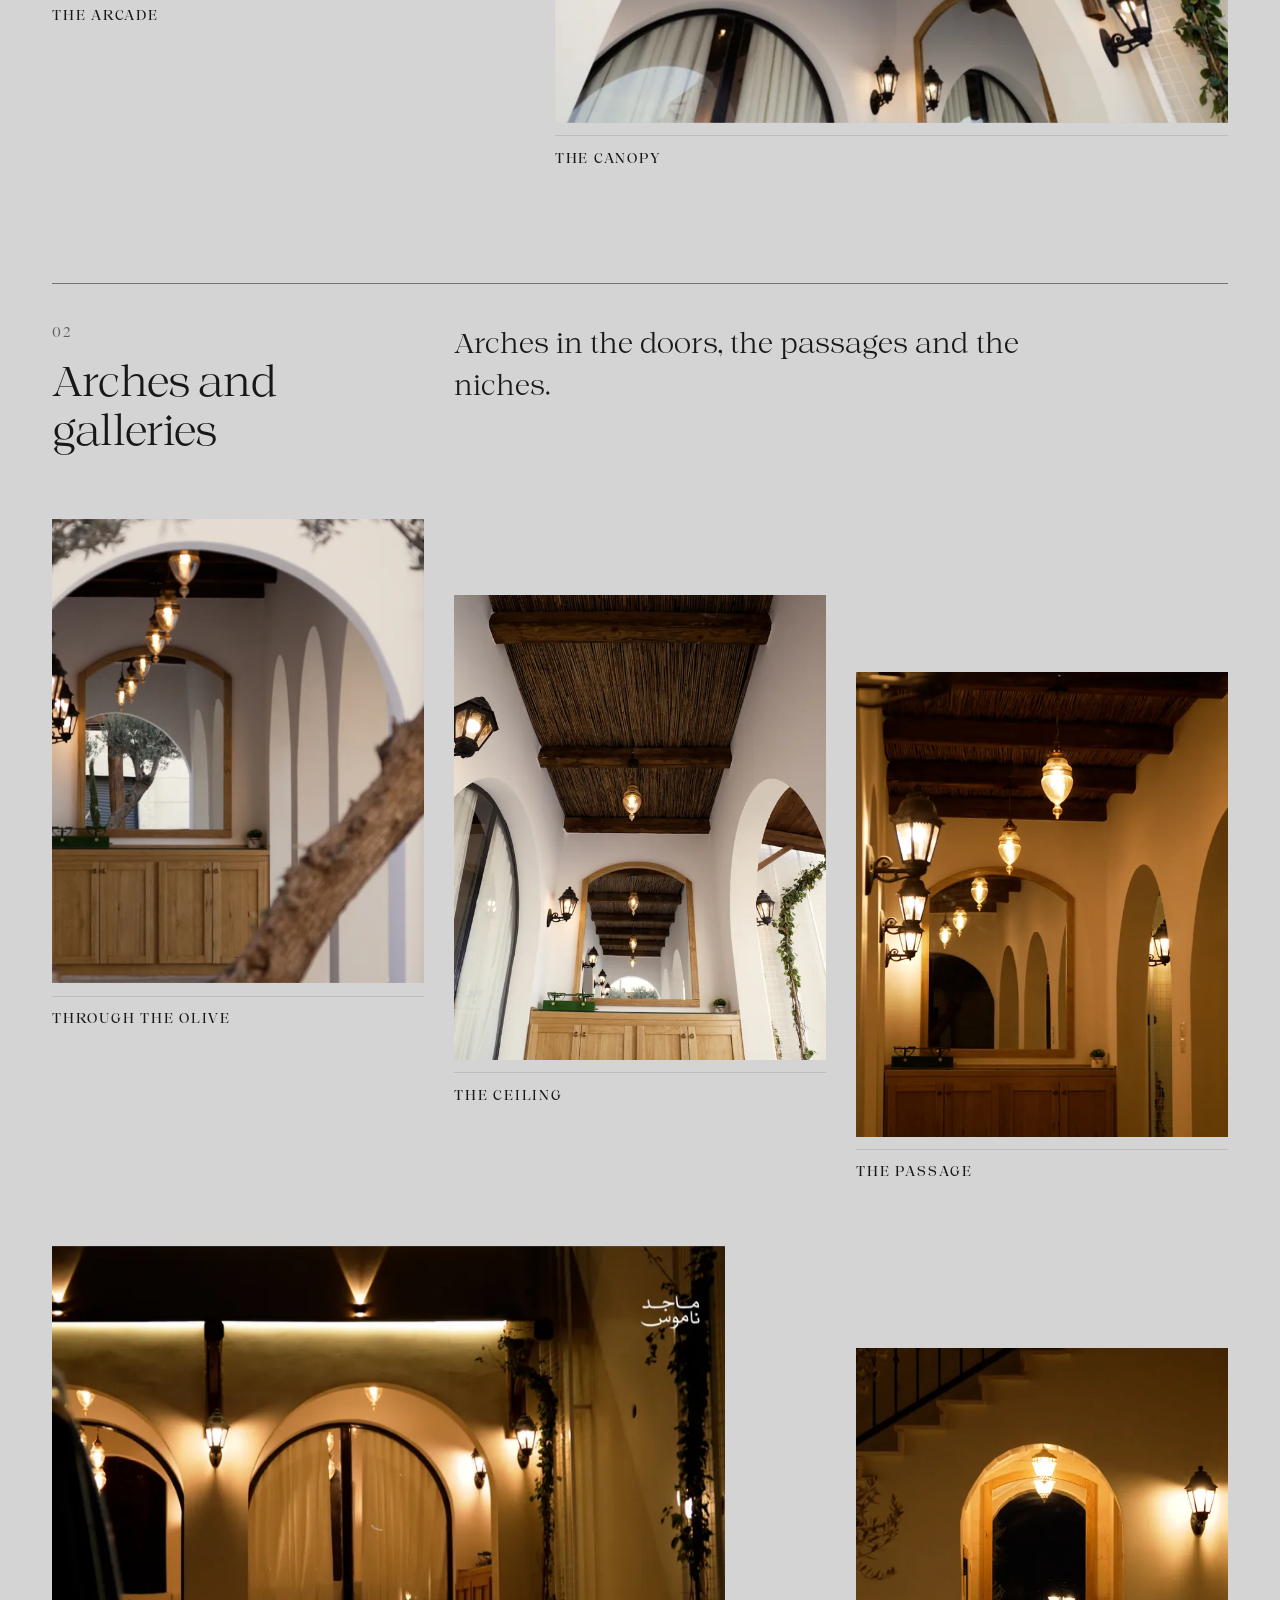
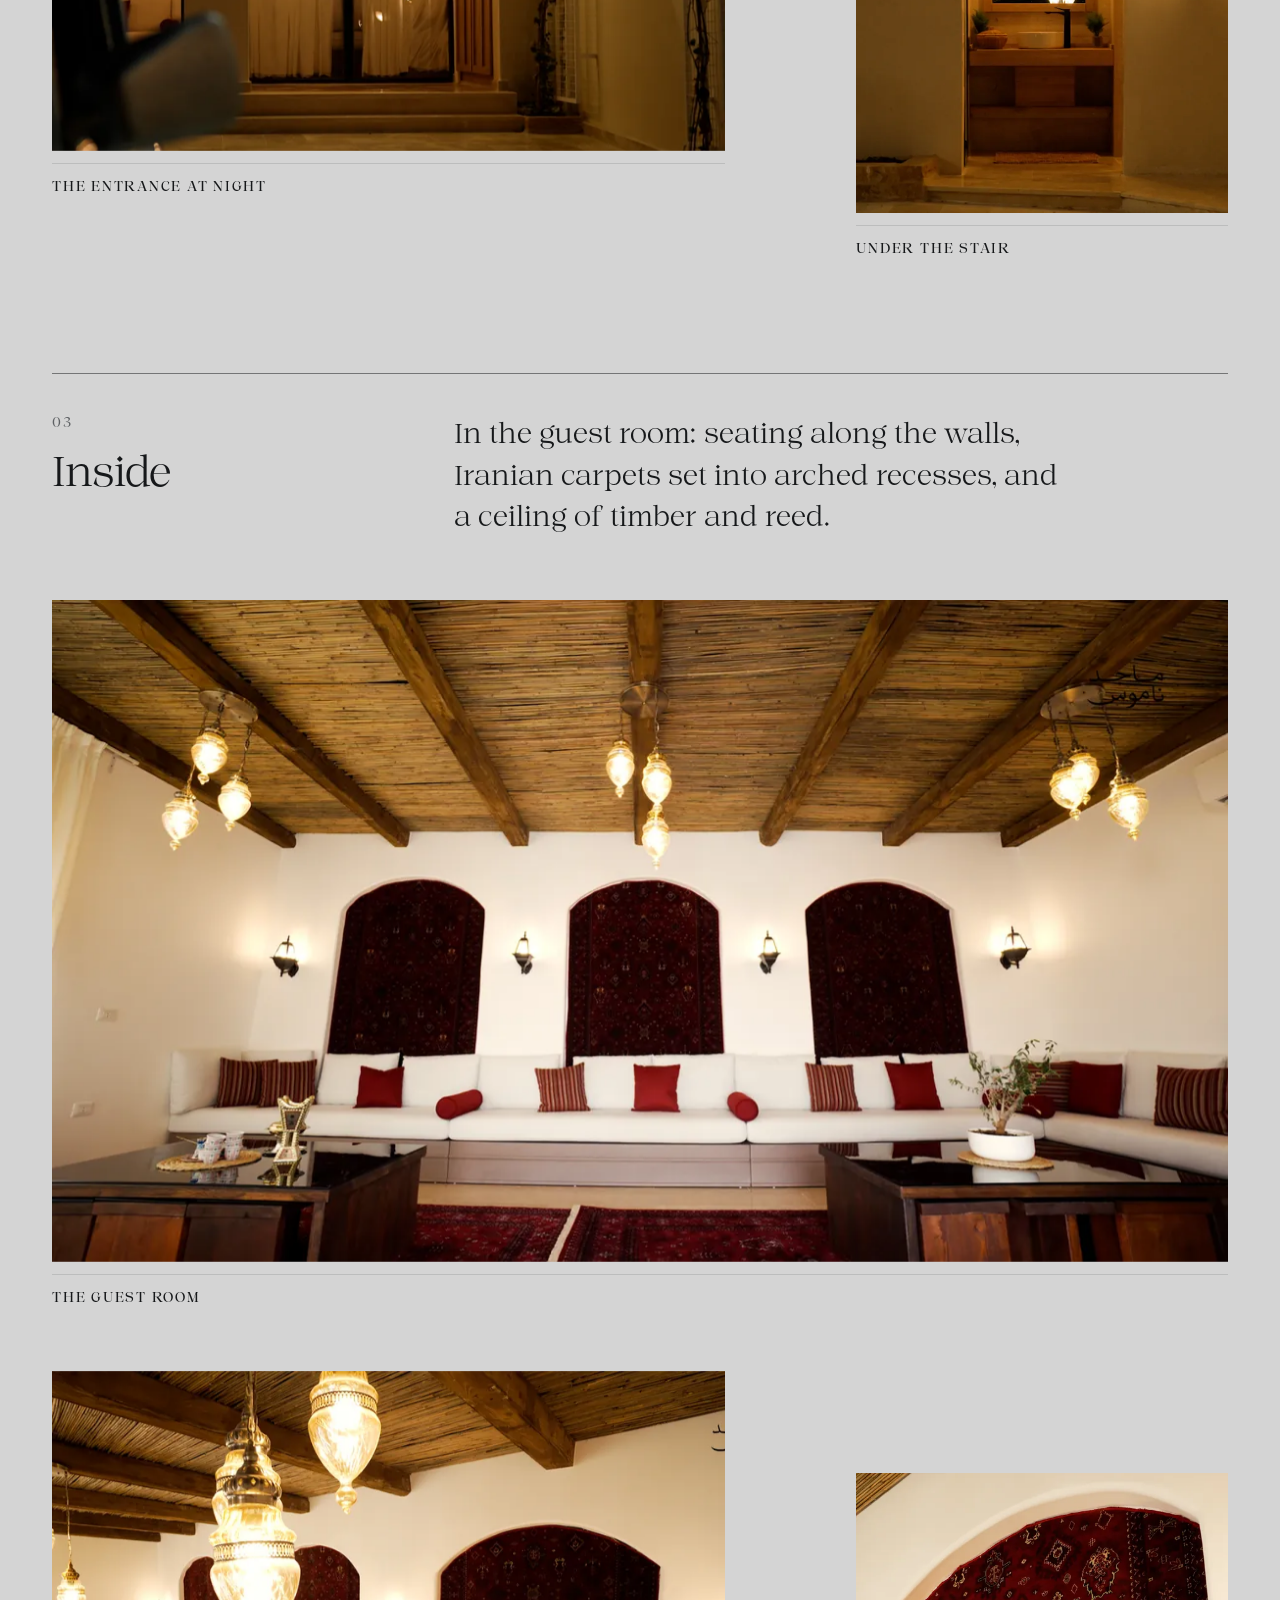
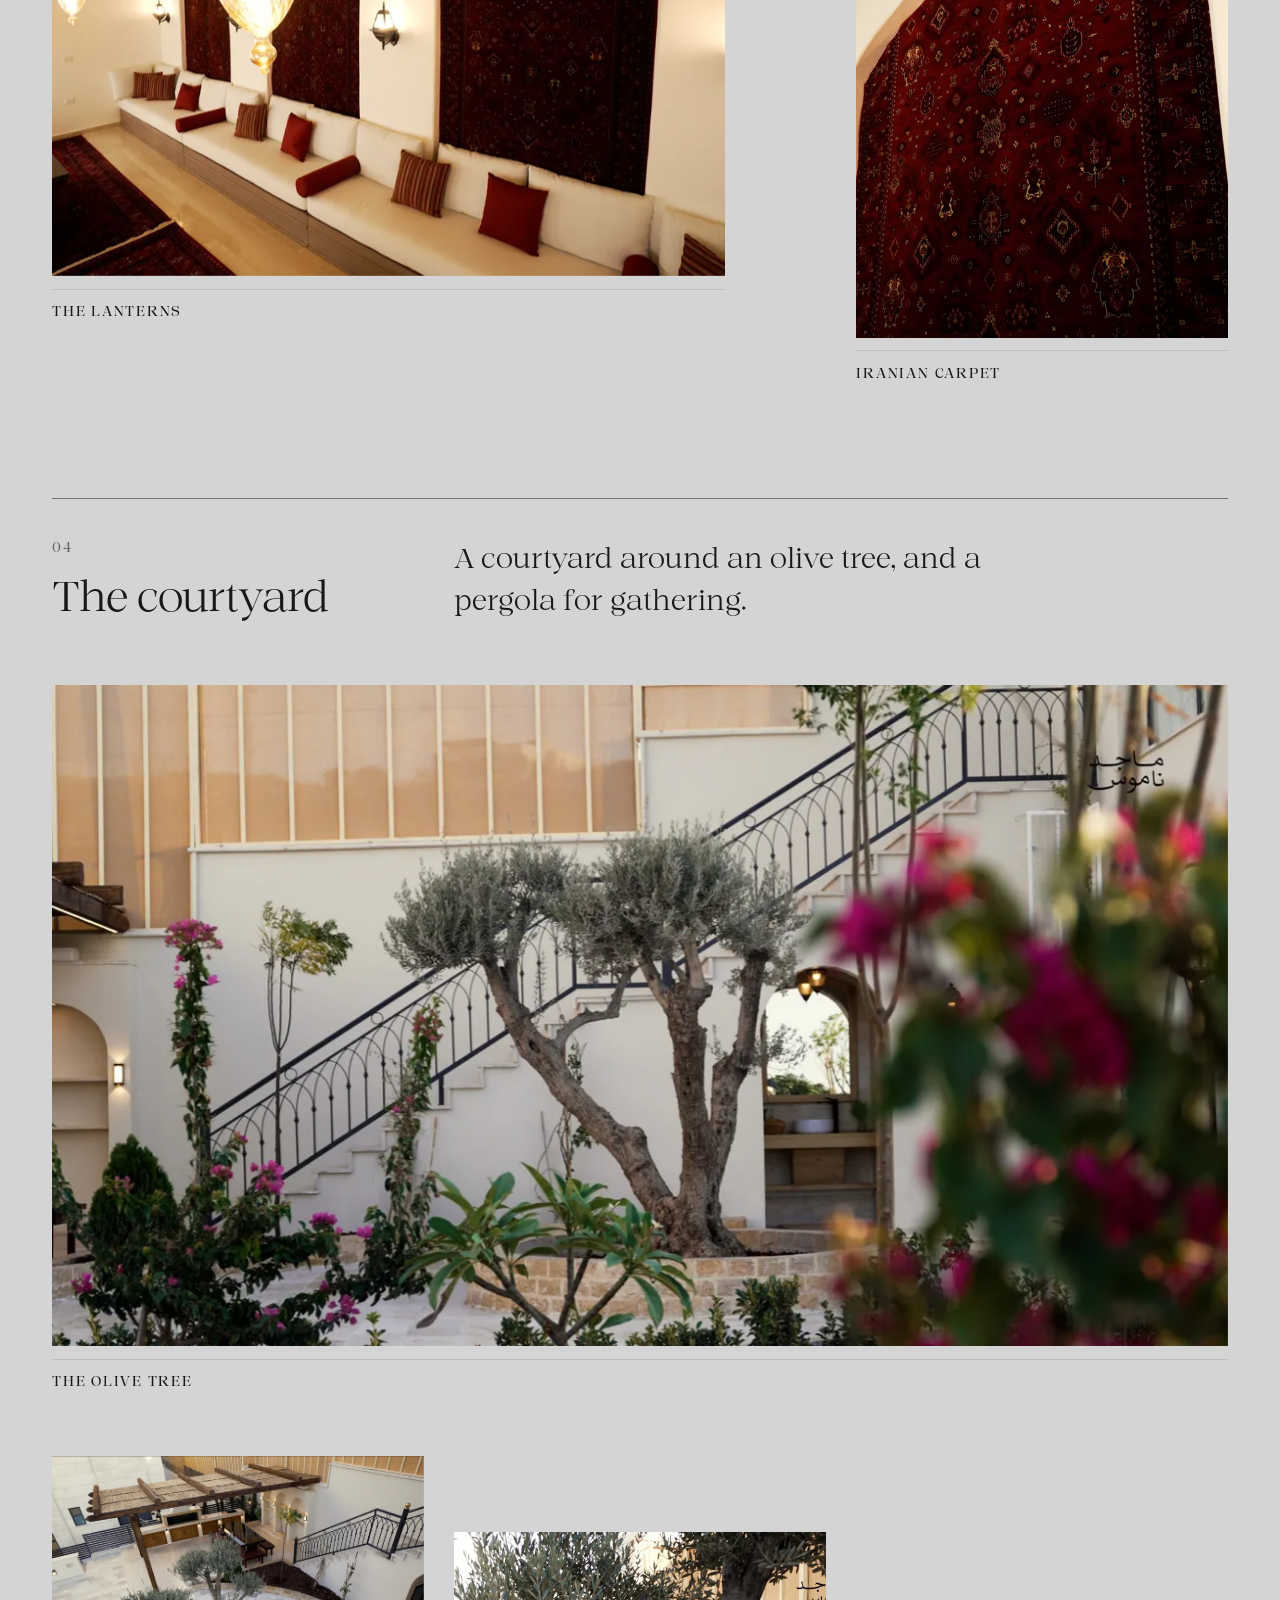
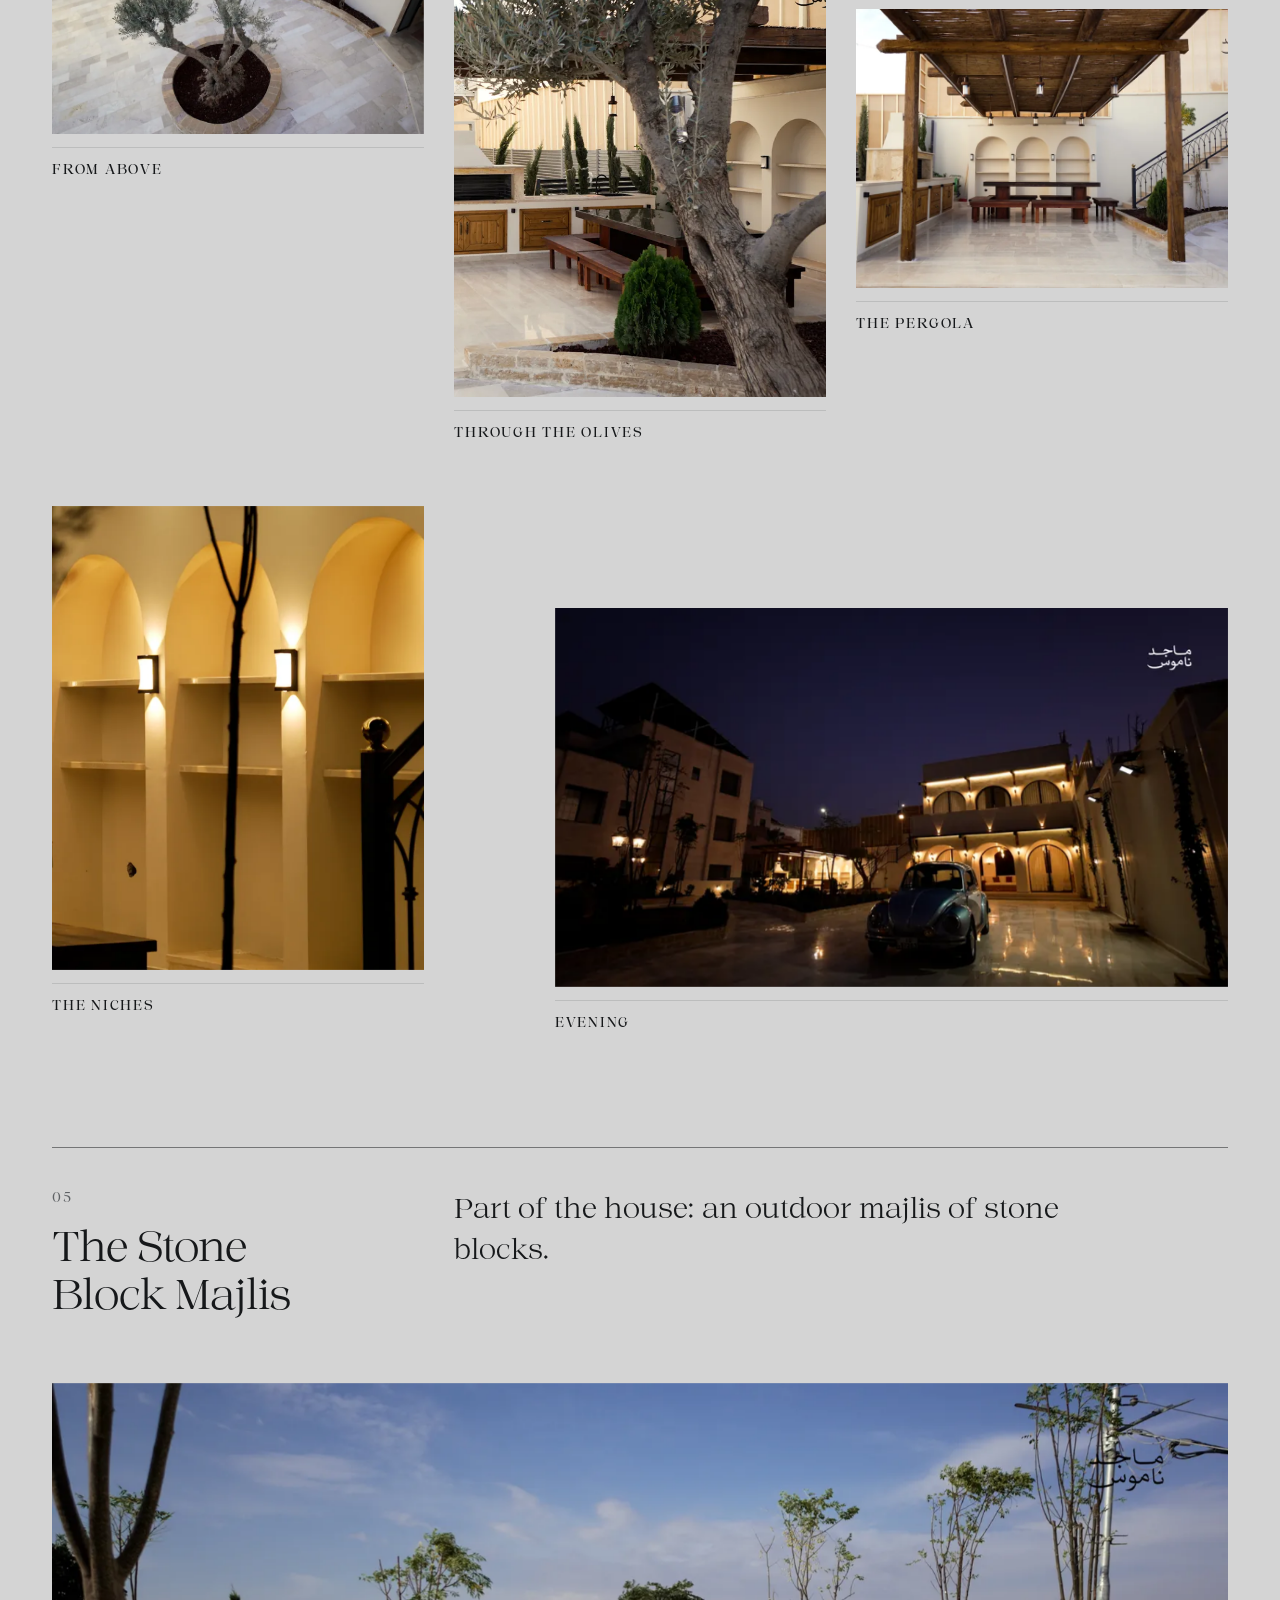
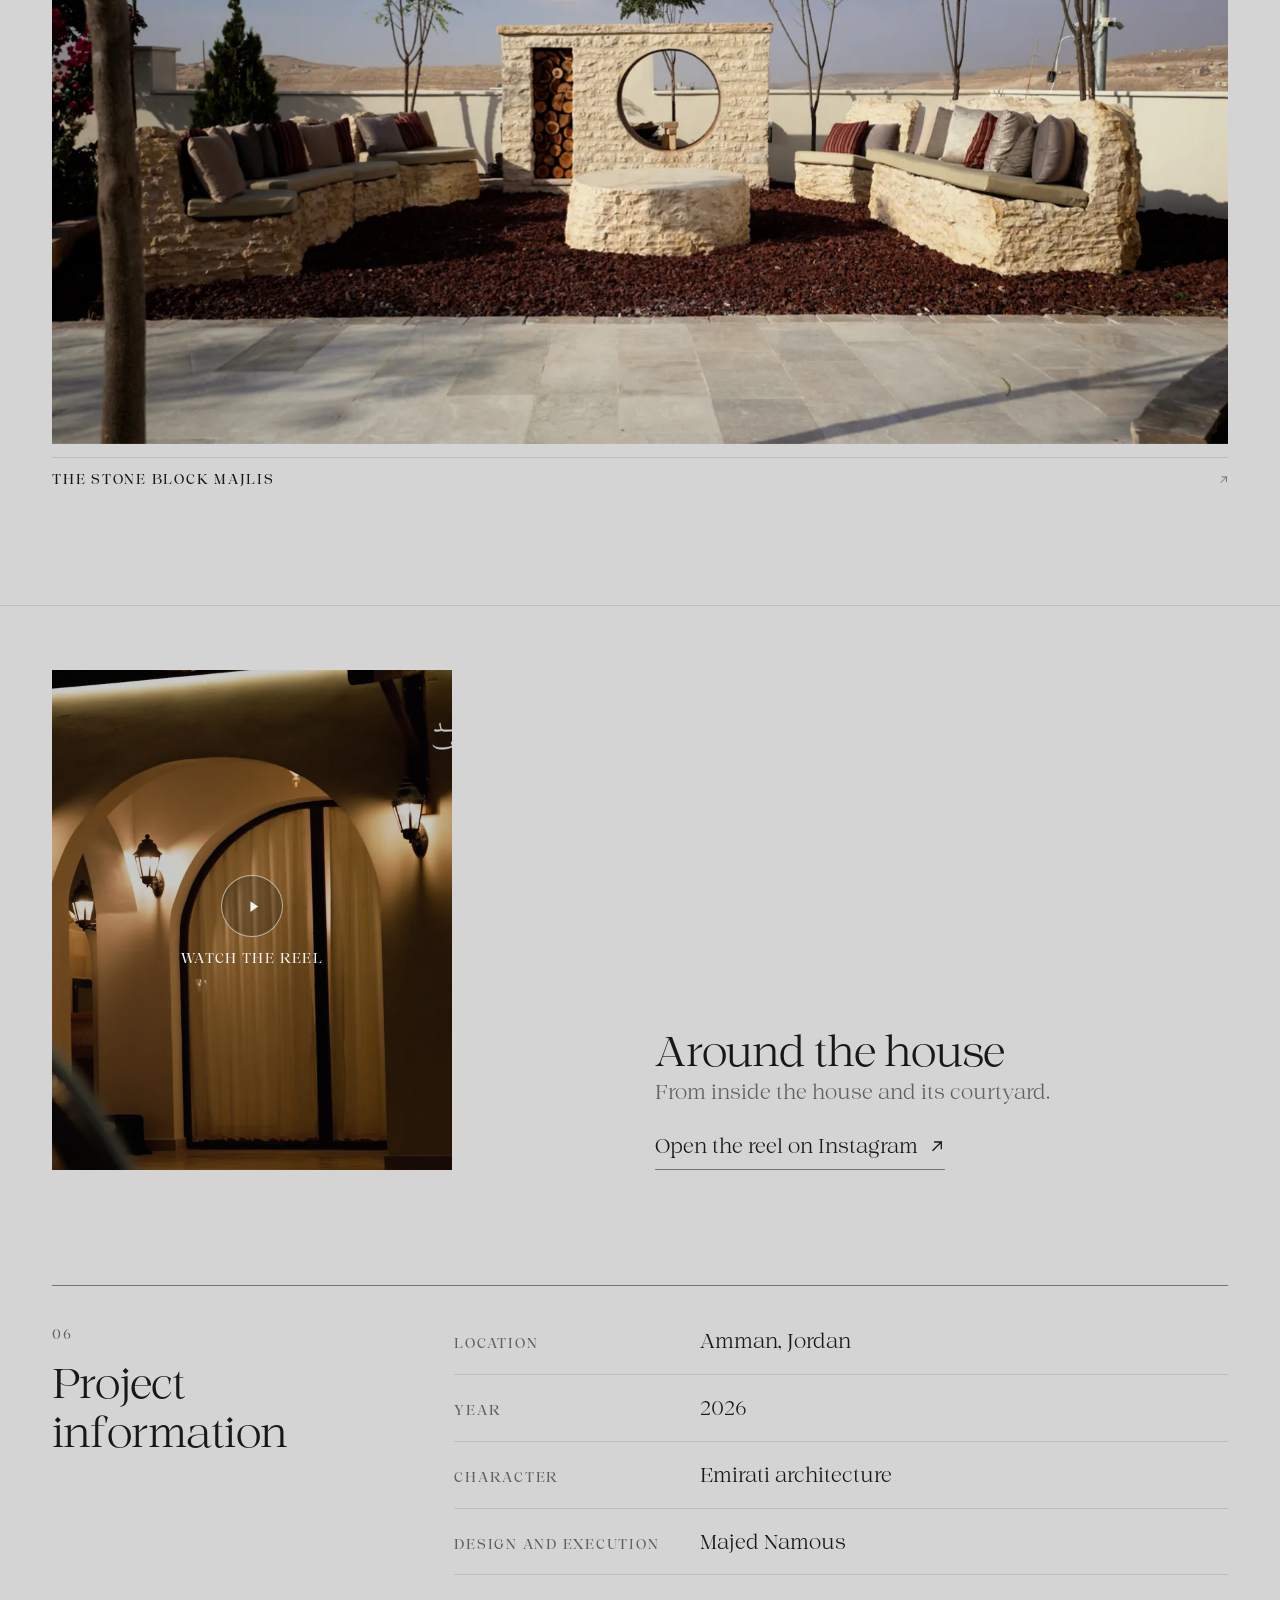
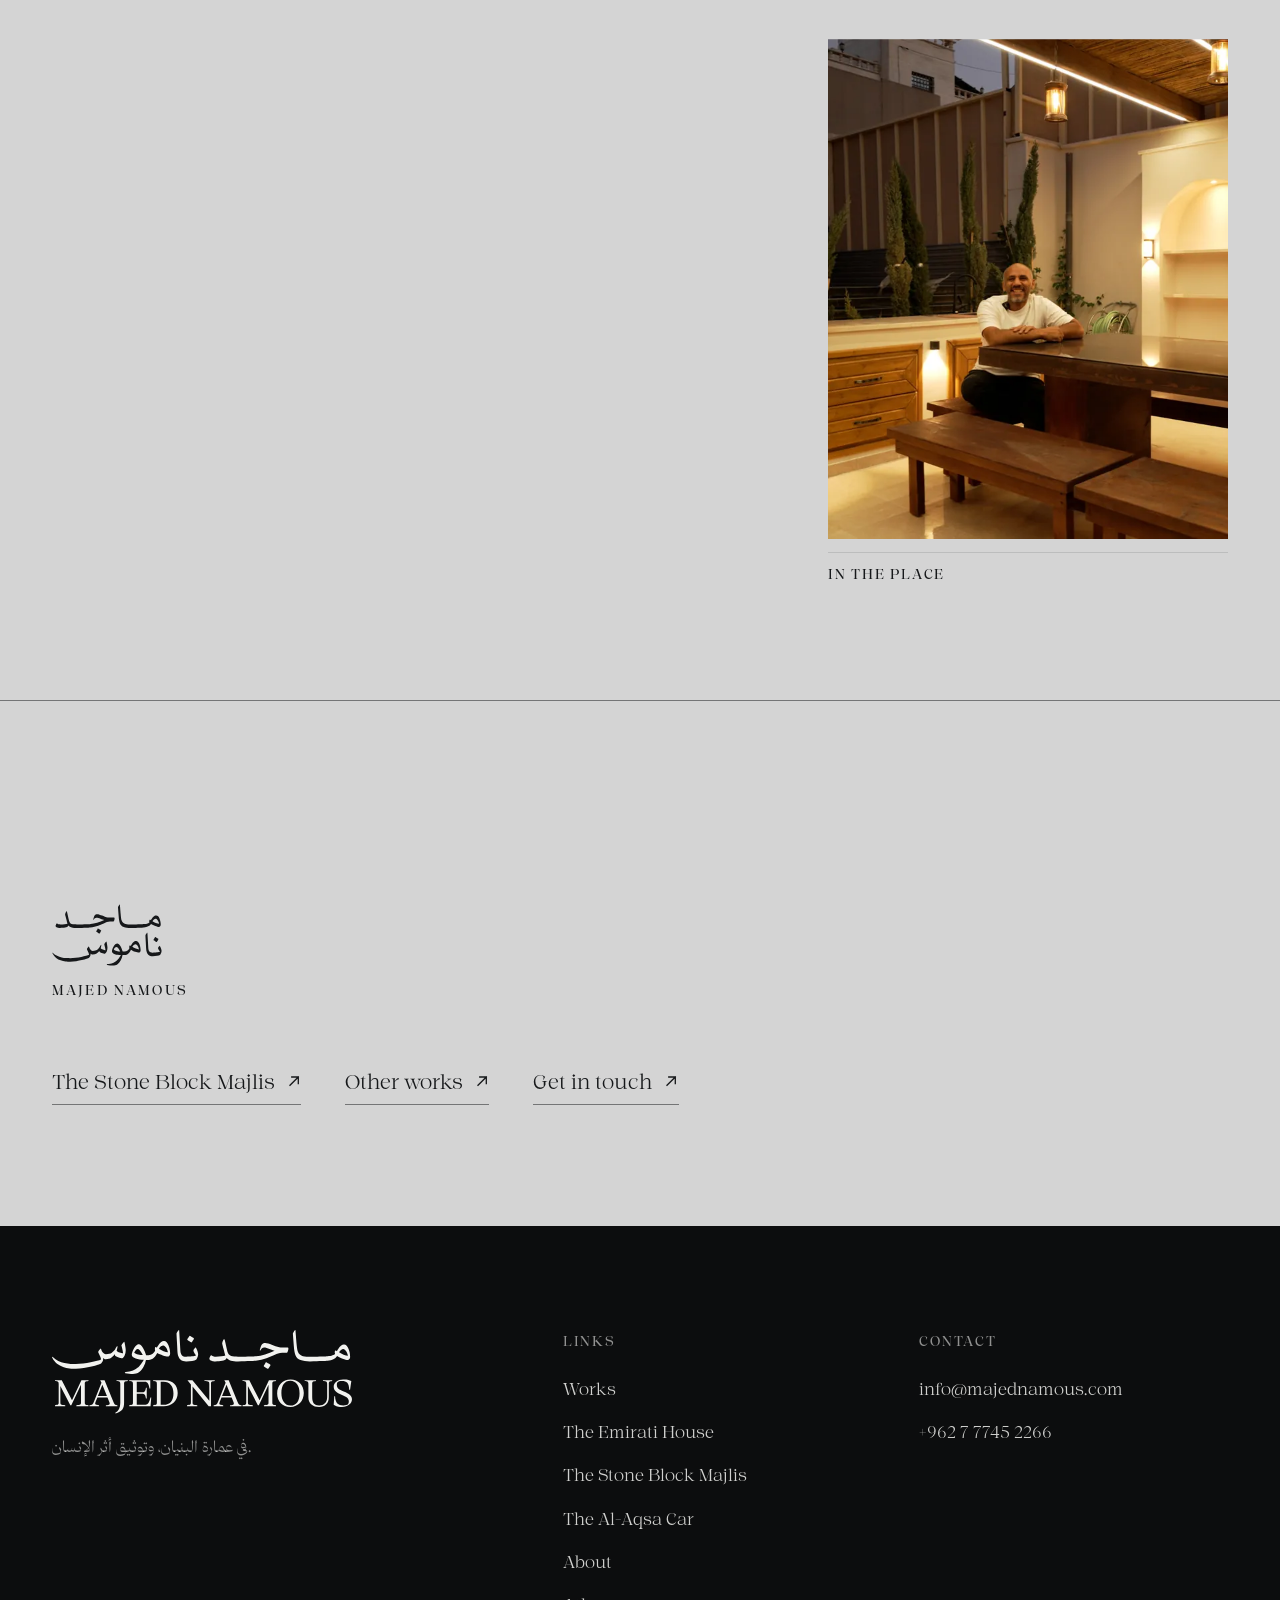
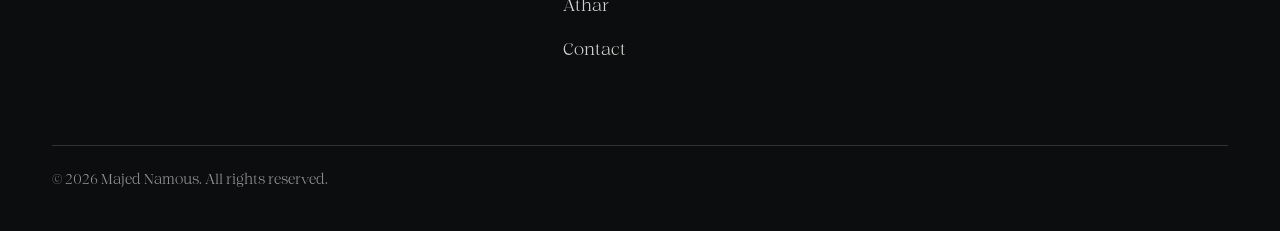
<file: en/emirati.html>
<!DOCTYPE html>
<html lang="en" dir="ltr" class="no-js theme-house">
<head>
  <meta charset="utf-8">
  <meta name="viewport" content="width=device-width, initial-scale=1, viewport-fit=cover">
  <title>The Emirati House - Majed Namous</title>
  <meta name="description" content="The Emirati House: the first Emirati house in Jordan.">
  <link rel="canonical" href="https://majednamous.com/en/emirati.html">
  <link rel="alternate" hreflang="ar" href="https://majednamous.com/emirati.html">
  <link rel="alternate" hreflang="en" href="https://majednamous.com/en/emirati.html">
  <link rel="alternate" hreflang="x-default" href="https://majednamous.com/emirati.html">
  <meta name="theme-color" content="#d4d4d4">
  <link rel="icon" href="../favicon.ico" sizes="32x32">
  <link rel="icon" href="../assets/img/favicon-512.png" type="image/png" sizes="512x512">
  <link rel="apple-touch-icon" href="../assets/img/apple-touch-icon.png">
  <meta property="og:type" content="website">
  <meta property="og:site_name" content="Majed Namous ماجد ناموس">
  <meta property="og:locale" content="en_US">
  <meta property="og:title" content="The Emirati House - Majed Namous">
  <meta property="og:description" content="The Emirati House: the first Emirati house in Jordan.">
  <meta property="og:url" content="https://majednamous.com/en/emirati.html">
  <meta property="og:image" content="https://majednamous.com/assets/img/house-hero-1600.jpg">
  <meta name="twitter:card" content="summary_large_image">
  <link rel="preload" as="font" type="font/woff" href="../assets/fonts/thmanyah-light.woff" crossorigin>
  <link rel="preload" as="image" type="image/webp" href="../assets/img/house-hero-m-864.webp" media="(max-width: 699px)" fetchpriority="high">
  <link rel="preload" as="image" type="image/webp" imagesrcset="../assets/img/house-hero-1600.webp 1600w, ../assets/img/house-hero-1100.webp 1100w, ../assets/img/house-hero-800.webp 800w" imagesizes="100vw" media="(min-width: 700px)" fetchpriority="high">
  <link rel="stylesheet" href="../assets/css/site.css?v=26466cbd">
  <link rel="stylesheet" href="../assets/css/monolith.css?v=8d49945c">
</head>
<body>
<a class="skip" href="#main">Skip to content</a>
<header class="nav" data-nav>
  <div class="nav__bar">
    <a class="nav__logo" href="index.html" aria-label="Majed Namous"><svg aria-hidden="true" focusable="false" id="Layer_1" xmlns="http://www.w3.org/2000/svg" version="1.1" viewBox="81 194 1084 611">
  
  <path d="M563.5,453.7c-1.7-1.3-3.4-2.6-5.2-3.8-1.8-1.2-3.5-2.4-5.1-3.5-1.7-1.1-2.6-1.7-3-1.7-1.4-.8-4.3-2.3-8.7-4.6s-7.4-3.5-9.2-3.5-1.5,1.7-3.3,5.1c-1.8,3.5-3.2,6.1-4.3,7.9s-2.7,4.3-4.9,7.6c-2.2,3.2-3.2,5.9-3.2,8.1s2.2,2.9,6.5,5.6c4.4,2.7,7.5,4.8,9.2,6.2,1.8,1.4,4.4,3.1,7.8,4.9s6,2.7,7.8,2.7,3.8-2,6-5.9c2.1-4,3.9-7.1,5.4-9.2.7-1.4,2-3.5,3.8-6.2s2.7-5.1,2.7-7.3-.8-1.1-2.4-2.4h.1Z"/>
  <path d="M698.1,336c0,2.6-.4,5.3-1.1,8.4-.7,3.1-1.5,6.1-2.4,9s-2,5.6-3.2,7.9c-1.3,2.3-2.5,4.1-3.5,5.1h-16.8c-13,0-24.6.8-34.7,2.2s-18.8,4-26,7.6c-13.3,6.1-26,11.8-37.9,17-11.9,5.3-23.9,10-36,14.1s-24.6,7.7-37.4,10.5c-12.9,2.9-26.9,5.3-42,7.1-9,1-23.5,2.1-43.6,3.2-20,1-48.8,1.8-86.4,2.2-21,0-38.3-1.8-52-5.4-13.8-3.6-24.6-9.9-32.5-19l-2.2,5.4c-2.2,3.6-5.9,6.5-11.4,8.9-5.4,2.4-11.7,4.3-18.9,5.7s-15.2,2.6-23.8,3.2c-8.6.8-17.4,1.1-26,1.1s-12.2-.7-19.2-2c-7.1-1.2-12.2-2.8-15.5-4.6-6.1-3.6-9.2-8.1-9.2-13.5s.4-5,1.3-7.3,1.9-4.7,3-7.3c1.4-2.9,2.7-5.3,3.8-7.1s2.7-2.9,4.9-3.2c1.1,0,2.3.5,3.8,1.7,1.4,1,3.5,2.3,5.9,3.5,2.6,1.3,5.8,2.5,9.8,3.5,4,1.1,9,1.6,15.2,1.6,13.7,0,27.1-.8,40.3-2.5,13.2-1.6,22.8-3.5,29-5.6-1.4-4.7-3.2-11.1-5.4-19.3-2.2-8.1-4.3-16.5-6.5-25.2-2.2-8.6-4.4-16.9-6.5-24.9-2.1-7.9-3.8-14.4-4.8-19.5,0-2.5.5-5.7,1.6-9.5s2.5-7.4,4.1-10.8c1.6-3.5,3.2-6.3,4.9-8.6,1.6-2.3,3.2-3.5,4.6-3.5s2.9,1.4,3.2,4.4c3.6,14.8,7.1,30.2,10.6,46,3.4,15.9,6.8,30.1,10,42.7,2.6,9.1,6,16,10.5,20.9,4.5,4.8,10.1,8.4,16.5,10.5s14,3.5,22.5,4.1c8.4.5,18,.8,28.4.8,20.5,0,38.3,0,53-.3,14.8-.1,27.4-.5,37.7-.8,10.3-.3,18.6-.7,24.9-1,6.3-.4,11.1-.7,14.4-1,1,0,2,0,2.9-.2,20.5-1.3,42.4-5.6,65.6-12.8,24.4-7.6,47.9-16.6,70.6-27.1-4.7-1.4-10.3-3.5-16.8-5.9-6.5-2.6-13.4-5.2-20.6-7.9s-14.3-5-21.4-7c-7.1-2-13.2-3-18.7-3s-11.6,1.8-15.2,5.4-7.2,8.1-10.8,13.5c-.8.8-1.3,1.4-1.7,2.2-.3.8-1,1-2.1,1s-1.7-.9-1.7-2.7v-2.2c0-.3.1-.7.5-1,1.8-7.6,3.7-14.4,5.7-20.6,2-6.1,4.4-11.4,7.3-15.6,2.9-4.4,6.4-7.7,10.5-10.1,4.2-2.3,9.5-3.5,16-3.5s13.8,1.4,21.9,4.1c8.1,2.7,16.7,5.9,25.7,9.5s18.3,7.1,27.7,10.5c9.3,3.5,18.6,5.7,27.6,6.8,6.1.8,12.8,1.3,20,1.6,7.2.3,13.4.5,18.4.5s9,0,14.1-.3c5-.1,8.3-.2,9.8-.2,3.6,0,5.4,2.9,5.4,8.6h.3Z"/>
  <path d="M1150,369c-2-10.6-4.9-20.6-8.7-29.9s-8.5-17.1-14.1-23.5c-5.6-6.2-12-9.4-19.3-9.4s-9.8,1.3-14.4,3.8c-4.5,2.5-8.7,5.6-12.7,9.4s-7.7,8-11.1,12.6c-3.5,4.7-6.5,9-8.9,12.9l-5.9,9.7c-2.9-2.9-5.8-4.3-8.7-4.3s-3.4,1-4.8,3.2c-1.5,2.1-2.2,5.3-2.2,9.6s.9,8.3,2.7,12.9c-3.2,2.5-7.2,4.7-12,6.7-4.7,2-9.5,3.7-14.6,5.2-5,1.4-10.1,2.5-15.2,3.2-3.5.5-6.7.8-9.6,1-1.3.1-2.6.1-3.9.1-3.2.4-8,.7-14.3,1-6.3.4-14.7.8-25,1-10.2.4-22.8.7-37.6.8-14.8.2-32.5.3-53.1.3s-16.8,0-25.7-.3c-8.8-.1-17.4-1.4-25.7-3.8-8.3-2.3-15.9-6.2-22.7-11.7-6.8-5.4-12.1-13.5-15.7-24.4-1.4-4.4-2.7-9.9-3.8-16.8-1.1-6.8-2.1-14.3-3-22.2-.9-8-1.7-15.8-2.4-23.6-.8-7.8-1.3-14.3-1.7-19.7-.7-9.8-1.4-19.2-2.2-28.2-.7-9-1.3-16.9-1.9-23.5s-1-12.1-1.3-16.2c-.4-4.1-.7-6.2-1-6.2-1.8,0-3.7,1.4-5.7,4.1-2,2.7-3.8,5.7-5.6,8.9-2.2,4-4.5,8.4-7.1,13,2.9,37.2,5.3,69,7.3,95.3s5.7,47.5,11.1,63.3c6.8,18.4,19.6,30.8,38.1,37.2,18.7,6.3,41.7,9.5,69,9.5,37.6-.4,66.3-1.1,86.4-2.2,20-1.1,34.5-2.2,43.5-3.2,17.4-1.4,31.6-4.9,42.8-10.3,11.2-5.4,20.4-13.4,27.6-23.8,5.8,3.6,12.4,7.2,19.8,10.8s14.7,6.8,22,9.5c7.2,2.7,14.1,4.9,20.5,6.5,6.5,1.6,12,2.5,16.2,2.5s7.9-2.2,11.7-6.5c3.8-4.3,5.7-9.7,5.7-16.2s-1-17.7-3-28.3h0l.2.2ZM1104.5,380.3c-12.1-5-23.2-10.6-33.2-16.8,3.9-7.2,8.7-13.2,14.3-17.9,5.6-4.7,10.9-7,16-7s8.3,1.6,11.9,4.9c3.6,3.2,7,7.4,10,12.4,3.1,5.1,5.8,10.5,8.1,16.2,2.3,5.8,4.1,11.4,5.2,16.8-9.4-.7-20.2-3.5-32.3-8.6h0Z"/>
  <path d="M627.7,626.1c0,14.4-2.7,27.3-8.1,38.4-5.4,11.2-11.4,17.9-17.9,20.1-2.2,0-6.2-.6-12.2-1.9-5.9-1.3-12-3-18.1-5.2s-11.6-4.7-16.2-7.6c-4.7-2.9-7.1-5.9-7.1-9.2s.2-1.8.6-3.2c.3-1.4.5-2.6.5-3.2-8.3,11.2-17.8,20.3-28.4,27.3-10.7,7.1-23.8,10.6-39.3,10.6s-5.2-.8-10-2.2c-4.9-1.4-8.4-4.1-10.6-8.1.4,1.4.5,2.8.3,4.1s0,2.6.2,4.1c0,7.2-1.5,13.6-4.6,19.2-3.1,5.6-6.5,10.2-10.5,13.8-3.2,2.6-11.3,5.9-24.1,10.3-12.8,4.3-28.1,8.7-46,13-17.8,4.3-37.1,8.1-57.6,11.4-20.6,3.2-40.1,4.9-58.5,4.9s-29.3-.9-45.7-2.7c-16.5-1.8-32.5-5.6-48.2-11.1-15.7-5.6-30.5-13.5-44.4-23.8-13.8-10.3-25.1-23.9-33.8-40.8-1.8-3.3-2.7-6.2-2.7-8.7s.4-1.6,1.1-1.6c1.4,0,3.6,1.4,6.5,4.3,10.8,11.2,23.5,20.2,38.2,26.8,14.6,6.7,29.7,11.7,45.2,15.1,15.5,3.5,30.8,5.6,45.7,6.5,15,.9,27.9,1.3,38.7,1.3,16.6,0,34.5-1.2,53.6-3.5,19.1-2.4,37.5-5.4,55-9s33.2-7.4,47.1-11.2,23.9-7.2,30.1-10.1c-.8-5.4-2.9-12.6-6.5-21.3s-7.9-18-12.9-27.8c-1.1-2.2-1.6-3.9-1.6-5.4,0-3.9,2.2-8.7,6.5-14.1,1.5-1.8,3.6-4.2,6.5-7.3s5-4.6,6.5-4.6c1.4,3.2,2.7,6.2,3.8,8.9,1,2.7,2,5.6,2.7,8.4,3.9,7.2,8.6,13.2,14.1,18.1s11,7.3,16.8,7.3c9.4,0,17.6-1.1,24.7-3.5,7-2.3,13.2-5.3,18.6-8.9,5.4-3.6,10-7.5,13.8-11.9,3.8-4.3,7.1-8.4,10-12.3.4-.4,1.3-2,2.7-4.9s3-5.7,4.9-8.6c1.8-2.9,3.4-5.6,4.8-8.1,1.4-2.5,2.4-3.8,2.7-3.8,1.8,0,2.7,2.3,2.7,7s-.2,2.2-.5,4.4c-.4,1.8-1,4.7-1.9,8.6-.9,4-2.3,9-4.1,15.1,1.4,2.5,4.2,4.8,8.4,7,4.1,2.1,8.6,4.1,13.2,5.9,4.7,1.8,9.4,3.2,14.1,4.4,4.7,1,8.7,1.8,12,2.1-.4-3.2-1-7.4-2-12.3-.9-5-2-10.2-3.2-15.6-1.3-5.3-2.5-10.8-3.8-16.2-1.3-5.3-2.5-9.8-3.5-13.5,0-1,.9-2.9,2.7-5.6,1.8-2.6,3.8-5.6,5.9-8.6,2.2-3.1,4.1-5.8,5.9-8.1s3.1-3.7,3.8-4c.3,0,.6,0,.8-.3.2-.2.5-.3.8-.3,1.5,0,2.7,2,3.8,6,.7,3.2,1.5,7.5,2.4,12.9s1.8,10.8,2.7,16.2,1.7,10.6,2.2,15.5c.5,4.8.8,8.6.8,11.1h-.1Z"/>
  <path d="M951.8,621.5c-2-10.6-4.9-20.7-8.7-30.1-3.8-9.3-8.5-17.2-14.1-23.5s-12-9.5-19.3-9.5-9.8,1.3-14.4,3.8c-4.5,2.5-8.7,5.6-12.7,9.5-4,3.8-7.7,8-11.1,12.7-3.4,4.7-6.4,9-8.9,13l-6,9.7c-1.4-1-2.8-2-4.1-2.9s-2.6-1.3-4.1-1.3c-4,0-5.9,4-5.9,11.9s.5,8.7,1.7,15.2c-4,8.3-10.2,15.9-18.4,22.7-8.3,6.8-18.4,10.3-30.3,10.3s-.4,0-.6,0h-17.3c-2.5-9-5.8-18.3-9.7-27.9-4-9.5-8.3-18.2-13-26s-9.7-14.1-14.9-19c-5.3-4.8-10.4-7.3-15.4-7.3s-13.5,3-19.8,9-12,13.1-16.8,21.4c-4.9,8.3-8.8,16.8-11.7,25.2-2.9,8.5-4.4,15.4-4.4,20.8s2.7,12.7,8.1,17.4c5.4,4.7,12.4,8.5,20.8,11.4,8.5,2.9,18,5,28.4,6.2,10.5,1.3,20.8,2.1,30.9,2.4-2.2,4.7-5,9.8-8.4,15.2-3.5,5.4-7.2,10.8-11.4,16.2s-8.6,10.5-13.2,15.4c-4.7,4.9-9.2,9-13.5,12.2-6.5,5.4-12.6,9.5-18.2,12.2-5.6,2.7-10.4,5-14.3,6.8-8.3,2.9-17,5.3-26,7.3s-18,3.4-27.1,4.1c-4.7.8-7.1,2.6-7.1,5.4s1.3,2.7,3.8,3.8c9,2.1,18.4,3.7,28.1,4.6,9.8.9,19,1.3,27.6,1.3s15.1-1.1,23.6-3.2c8.4-2.2,16.1-5.8,23-10.8,12.6-9.4,23.2-22.3,31.9-38.5s14.4-33.2,17.4-50.8h18.9c7.6,0,14.6-1.6,21.1-4.7,6.5-3,12.4-7,17.8-11.9,5.4-4.9,10.2-10.4,14.4-16.5,4.1-6.1,7.7-12.4,10.5-19,5.8,3.7,12.3,7.1,19.6,10.3s14.5,6.2,21.9,8.7c7.4,2.6,14.3,4.6,20.6,6s11.7,2.1,16,2.1,7.9-2.1,11.7-6.5,5.7-9.8,5.7-16.2-1-17.8-3-28.4h0l.3-.2ZM736.5,661.1c-6.2-.6-12.1-1.6-17.9-3-5.7-1.4-11.1-3.3-16.2-5.7-5-2.3-9.2-5.5-12.4-9.5,2.9-5.4,6.5-11,11.1-16.8,4.5-5.7,9.3-8.7,14.4-8.7s12,4.1,18.7,12.5c6.6,8.3,13,19,19.2,31.9-5,0-10.6-.2-16.8-.8h0ZM906.1,632.8c-12.3-5.3-23.5-11.1-33.6-17.2,4-7.3,9-13.2,14.9-17.8,5.9-4.5,11.4-6.8,16.5-6.8s7.8,1.7,11.7,5c3.8,3.2,7.2,7.5,10.2,12.6,3.1,5.1,5.7,10.7,7.9,16.7s3.8,11.6,4.9,16.7c-9.4-.8-20.2-3.8-32.5-9h0v-.2Z"/>
  <path d="M1161.1,655.4c0,3.2-.5,7.1-1.7,11.4-1.1,4.4-2.4,8.6-4.1,12.7-1.6,4.2-3.3,7.8-5.1,10.8-1.8,3.1-3.5,5-4.9,5.7-5.8,3.6-15.3,6.6-28.4,9s-27.4,3.5-42.5,3.5-.6,0-.9,0h-1.3c-7.2,0-14.5-.8-22-2.5-7.4-1.6-14.1-5.3-20-11.1s-10.9-13.9-14.9-24.4-6.3-24.8-7.1-42.8c-.7-17.4-1.7-36.9-2.9-58.7-1.3-21.9-2.5-43.8-3.5-65.8,2.2-4.4,4.4-8.5,6.5-12.5,1.8-3.2,3.8-6.2,5.7-9s3.8-4.1,5.7-4.1,1.1.5,1.3,1.4c.2,1,.5,3,.8,6.2l8.7,146.2c.7,13,4.2,23.3,10.5,30.9,6.3,7.5,16.7,11.4,31.1,11.4s.4,0,.7,0h1.5c6.1,0,12.8-.3,20-.8s14.1-1.3,20.8-2.2c6.7-.9,12.8-1.8,18.2-2.7,5.4-.9,9.2-1.9,11.4-2.9-.8-2.2-2.1-4.8-4.1-7.9-2-3-4.1-6.3-6.2-9.7-2.2-3.5-4.1-6.8-5.7-10.3s-2.4-6.2-2.4-8.4c0-4,2.1-8.3,6.2-13s7.7-8.4,10.5-11.4c5.8,10.5,10.2,20.3,13.3,29.6,3,9.2,4.6,16.3,4.6,21.4h.2Z"/>
  <path d="M1127.8,537.1c-1.7-1.3-3.3-2.6-5.1-3.8-1.9-1.2-3.5-2.4-5.2-3.5-1.6-1.1-2.6-1.7-2.9-1.7-1.5-.8-4-2.3-7.6-4.6s-6.3-3.5-8.1-3.5-1.8,1.7-4.4,5.1c-2.5,3.5-4.3,6.1-5.4,7.9-1.1,1.8-2.7,4.3-4.9,7.6-2.1,3.2-3.2,5.9-3.2,8.1s2.2,2.9,6.5,5.6c4.3,2.7,7.4,4.8,9.2,6.2s4.4,3.1,7.8,4.9c3.5,1.8,6.1,2.7,7.9,2.7s3.8-2,5.9-5.9c2.2-4,4-7.1,5.4-9.2.8-1.4,2-3.5,3.8-6.2s2.7-5.1,2.7-7.3-.8-1.1-2.4-2.4h0Z"/>
</svg></a>
    <nav class="nav__links" aria-label="Primary">
      <ul>
        <li><a class="nav__link" href="index.html#top">Home</a></li>
        <li class="nav__item--sub" data-sub><a class="nav__link is-current" href="index.html#works">Works</a><button class="nav__caret" type="button" data-sub-toggle aria-expanded="false" aria-controls="nav-sub" aria-label="Selected projects"><svg viewBox="0 0 10 10" fill="none" aria-hidden="true" focusable="false"><path d="M2 3.6 5 6.6 8 3.6" stroke="currentColor" stroke-width="1.1"/></svg></button><ul class="nav__sub" id="nav-sub"><li><a href="emirati.html" aria-current="page">The Emirati House</a></li><li><a href="monolith.html">The Stone Block Majlis</a></li><li><a href="aqsa.html">The Al-Aqsa Car</a></li></ul></li>
        <li><a class="nav__link" href="index.html#about">About</a></li>
        <li><a class="nav__link" href="index.html#athar">Athar</a></li>
        <li><a class="nav__link" href="contact.html">Contact</a></li>
      </ul>
    </nav>
    <div class="nav__end">
      <div class="lang"><span aria-current="true">EN</span><span class="lang__sep" aria-hidden="true">/</span><a href="../emirati.html" lang="ar" hreflang="ar">AR</a></div>
      <button class="nav__toggle" type="button" data-nav-toggle
              aria-expanded="false" aria-controls="nav-menu" aria-label="Open menu">
        <span></span><span></span>
      </button>
    </div>
  </div>
  <div class="nav__menu" id="nav-menu" data-nav-menu aria-hidden="true">
    <div class="nav__menu-inner">
      <ul>
        <li><a class="" href="index.html#top">Home</a></li>
        <li><a href="index.html#works">Works</a><ul class="nav__menu-sub"><li><a href="emirati.html" aria-current="page">The Emirati House</a></li><li><a href="monolith.html">The Stone Block Majlis</a></li><li><a href="aqsa.html">The Al-Aqsa Car</a></li></ul></li>
        <li><a class="" href="index.html#about">About</a></li>
        <li><a class="" href="index.html#athar">Athar</a></li>
        <li><a class="" href="contact.html">Contact</a></li>
      </ul>
    </div>
  </div>
</header>

<main id="main" class="mono house">

  <section class="mono-hero" id="top" aria-labelledby="house-title">
    <figure class="mono-hero__media"><picture><source media="(max-width: 699px)" type="image/webp" srcset="../assets/img/house-hero-m-864.webp" width="864" height="1080"><source type="image/webp" sizes="100vw" srcset="../assets/img/house-hero-1600.webp 1600w, ../assets/img/house-hero-1100.webp 1100w, ../assets/img/house-hero-800.webp 800w"><img src="../assets/img/house-hero-1600.jpg" alt="The white front of the house, its three arches and timber canopies, a marble court before it" width="1600" height="900" loading="eager" decoding="async" fetchpriority="high"></picture></figure>
    <div class="wrap mono-hero__head">
      <p class="mono-hero__eyebrow reveal"><span>Amman, Jordan</span><span>2026</span></p>
      <h1 class="mono-hero__title reveal" id="house-title">The Emirati House</h1>
      <p class="mono-hero__alt  reveal" data-delay="1" lang="ar" dir="rtl">البيت الإماراتي</p>
    </div>
  </section>

  <section class="mono-open">
    <div class="wrap">
      <p class="mono-statement reveal">The first Emirati house in Jordan. White arches, galleries, majlis rooms, and a courtyard around an olive tree.</p>
    </div>
  </section>

  <section class="mono-ch mono-ch--plates" aria-labelledby="h1">
    <div class="wrap mono-ch__grid">
      <header class="mono-ch__head reveal">
        <p class="mono-num" dir="ltr">01</p>
        <h2 class="mono-ch__title" id="h1">The front</h2>
      </header>
      <div class="mono-ch__body">
        <div class="prose mono-prose reveal" data-delay="1"><p>A white front of three arches and timber canopies.</p></div>
      </div>
    </div>
    <div class="wrap"><figure class="mono-plate house-plate house-wide img-reveal"><div class="mono-plate__frame r169"><picture><source type="image/webp" srcset="../assets/img/house-side-1600.webp 1600w, ../assets/img/house-side-1200.webp 1200w, ../assets/img/house-side-800.webp 800w" sizes="(min-width: 1320px) 1240px, 92vw"><img src="../assets/img/house-side-1600.jpg" alt="The side of the house, its arches and timber canopies, an olive tree in a round bed before it" loading="lazy" decoding="async" width="1600" height="900"></picture></div><figcaption class="mono-plate__cap">The side front</figcaption></figure><div class="house-row house-row--pair-r"><figure class="mono-plate house-plate is-tall img-reveal"><div class="mono-plate__frame r45"><picture><source type="image/webp" srcset="../assets/img/house-arcade-864.webp 864w, ../assets/img/house-arcade-600.webp 600w" sizes="(min-width: 820px) 30vw, 64vw"><img src="../assets/img/house-arcade-864.jpg" alt="An arcade of white arches lit by lanterns, an olive tree before it" loading="lazy" decoding="async" width="864" height="1080"></picture></div><figcaption class="mono-plate__cap">The arcade</figcaption></figure><figure class="mono-plate house-plate  img-reveal" data-delay="1"><div class="mono-plate__frame r43"><picture><source type="image/webp" srcset="../assets/img/house-canopy-1200.webp 1200w, ../assets/img/house-canopy-800.webp 800w" sizes="(min-width: 820px) 54vw, 86vw"><img src="../assets/img/house-canopy-1200.jpg" alt="A timber canopy above the entrance arch, an iron lantern on the wall" loading="lazy" decoding="async" width="1200" height="900"></picture></div><figcaption class="mono-plate__cap">The canopy</figcaption></figure></div></div>
  </section>

  <section class="mono-ch mono-ch--plates" aria-labelledby="h2">
    <div class="wrap mono-ch__grid">
      <header class="mono-ch__head reveal">
        <p class="mono-num" dir="ltr">02</p>
        <h2 class="mono-ch__title" id="h2">Arches and galleries</h2>
      </header>
      <div class="mono-ch__body">
        <div class="prose mono-prose reveal" data-delay="1"><p>Arches in the doors, the passages and the niches.</p></div>
      </div>
    </div>
    <div class="wrap"><div class="house-row house-row--trio"><figure class="mono-plate house-plate is-tall img-reveal"><div class="mono-plate__frame r45"><picture><source type="image/webp" srcset="../assets/img/house-olive-arch-864.webp 864w, ../assets/img/house-olive-arch-600.webp 600w" sizes="(min-width: 820px) 30vw, 64vw"><img src="../assets/img/house-olive-arch-864.jpg" alt="A white arch seen through olive branches, a lantern-lit gallery inside" loading="lazy" decoding="async" width="864" height="1080"></picture></div><figcaption class="mono-plate__cap">Through the olive</figcaption></figure><figure class="mono-plate house-plate is-tall img-reveal" data-delay="1"><div class="mono-plate__frame r45"><picture><source type="image/webp" srcset="../assets/img/house-gallery-864.webp 864w, ../assets/img/house-gallery-600.webp 600w" sizes="(min-width: 820px) 30vw, 64vw"><img src="../assets/img/house-gallery-864.jpg" alt="A gallery under timber beams and reed, arches facing a mirror" loading="lazy" decoding="async" width="864" height="1080"></picture></div><figcaption class="mono-plate__cap">The ceiling</figcaption></figure><figure class="mono-plate house-plate is-tall img-reveal" data-delay="2"><div class="mono-plate__frame r45"><picture><source type="image/webp" srcset="../assets/img/house-corridor-864.webp 864w, ../assets/img/house-corridor-600.webp 600w" sizes="(min-width: 820px) 30vw, 64vw"><img src="../assets/img/house-corridor-864.jpg" alt="An arched passage lit by lanterns at night, a timber-framed mirror at its end" loading="lazy" decoding="async" width="864" height="1080"></picture></div><figcaption class="mono-plate__cap">The passage</figcaption></figure></div><div class="house-row house-row--pair"><figure class="mono-plate house-plate  img-reveal"><div class="mono-plate__frame r43"><picture><source type="image/webp" srcset="../assets/img/house-entrance-1200.webp 1200w, ../assets/img/house-entrance-800.webp 800w" sizes="(min-width: 820px) 54vw, 86vw"><img src="../assets/img/house-entrance-1200.jpg" alt="The two entrance arches lit at night, lanterns on the wall" loading="lazy" decoding="async" width="1200" height="900"></picture></div><figcaption class="mono-plate__cap">The entrance at night</figcaption></figure><figure class="mono-plate house-plate is-tall img-reveal" data-delay="1"><div class="mono-plate__frame r45"><picture><source type="image/webp" srcset="../assets/img/house-basin-arch-864.webp 864w, ../assets/img/house-basin-arch-600.webp 600w" sizes="(min-width: 820px) 30vw, 64vw"><img src="../assets/img/house-basin-arch-864.jpg" alt="A basin set in an arch beneath the stair, lit by a hanging lantern" loading="lazy" decoding="async" width="864" height="1080"></picture></div><figcaption class="mono-plate__cap">Under the stair</figcaption></figure></div></div>
  </section>

  <section class="mono-ch mono-ch--plates" aria-labelledby="h3">
    <div class="wrap mono-ch__grid">
      <header class="mono-ch__head reveal">
        <p class="mono-num" dir="ltr">03</p>
        <h2 class="mono-ch__title" id="h3">Inside</h2>
      </header>
      <div class="mono-ch__body">
        <div class="prose mono-prose reveal" data-delay="1"><p>In the guest room: seating along the walls, Iranian carpets set into arched recesses, and a ceiling of timber and reed.</p></div>
      </div>
    </div>
    <div class="wrap"><figure class="mono-plate house-plate house-wide img-reveal"><div class="mono-plate__frame r169"><picture><source type="image/webp" srcset="../assets/img/house-majlis-1600.webp 1600w, ../assets/img/house-majlis-1200.webp 1200w, ../assets/img/house-majlis-800.webp 800w" sizes="(min-width: 1320px) 1240px, 92vw"><img src="../assets/img/house-majlis-1600.jpg" alt="The guest room: seating along the wall, Iranian carpets in three arched recesses, a ceiling of timber and reed" loading="lazy" decoding="async" width="1600" height="900"></picture></div><figcaption class="mono-plate__cap">The guest room</figcaption></figure><div class="house-row house-row--pair"><figure class="mono-plate house-plate  img-reveal"><div class="mono-plate__frame r43"><picture><source type="image/webp" srcset="../assets/img/house-majlis-b-1200.webp 1200w, ../assets/img/house-majlis-b-800.webp 800w" sizes="(min-width: 820px) 54vw, 86vw"><img src="../assets/img/house-majlis-b-1200.jpg" alt="The guest room with its brass lanterns, white seating and red cushions" loading="lazy" decoding="async" width="1200" height="900"></picture></div><figcaption class="mono-plate__cap">The lanterns</figcaption></figure><figure class="mono-plate house-plate is-tall img-reveal" data-delay="1"><div class="mono-plate__frame r45"><picture><source type="image/webp" srcset="../assets/img/house-carpet-864.webp 864w, ../assets/img/house-carpet-600.webp 600w" sizes="(min-width: 820px) 30vw, 64vw"><img src="../assets/img/house-carpet-864.jpg" alt="An Iranian carpet set into an arched recess in the guest room wall" loading="lazy" decoding="async" width="864" height="1080"></picture></div><figcaption class="mono-plate__cap">Iranian carpet</figcaption></figure></div></div>
  </section>

  <section class="mono-ch mono-ch--plates" aria-labelledby="h4">
    <div class="wrap mono-ch__grid">
      <header class="mono-ch__head reveal">
        <p class="mono-num" dir="ltr">04</p>
        <h2 class="mono-ch__title" id="h4">The courtyard</h2>
      </header>
      <div class="mono-ch__body">
        <div class="prose mono-prose reveal" data-delay="1"><p>A courtyard around an olive tree, and a pergola for gathering.</p></div>
      </div>
    </div>
    <div class="wrap"><figure class="mono-plate house-plate house-wide img-reveal"><div class="mono-plate__frame r169"><picture><source type="image/webp" srcset="../assets/img/house-olive-1600.webp 1600w, ../assets/img/house-olive-1200.webp 1200w, ../assets/img/house-olive-800.webp 800w" sizes="(min-width: 1320px) 1240px, 92vw"><img src="../assets/img/house-olive-1600.jpg" alt="An olive tree before the outdoor stair, bougainvillea around it" loading="lazy" decoding="async" width="1600" height="900"></picture></div><figcaption class="mono-plate__cap">The olive tree</figcaption></figure><div class="house-row house-row--trio"><figure class="mono-plate house-plate  img-reveal"><div class="mono-plate__frame r43"><picture><source type="image/webp" srcset="../assets/img/house-above-1200.webp 1200w, ../assets/img/house-above-800.webp 800w" sizes="(min-width: 820px) 30vw, 64vw"><img src="../assets/img/house-above-1200.jpg" alt="The courtyard from above: the olive tree in its bed, the pergola and the stair" loading="lazy" decoding="async" width="1200" height="900"></picture></div><figcaption class="mono-plate__cap">From above</figcaption></figure><figure class="mono-plate house-plate is-tall img-reveal" data-delay="1"><div class="mono-plate__frame r45"><picture><source type="image/webp" srcset="../assets/img/house-kitchen-864.webp 864w, ../assets/img/house-kitchen-600.webp 600w" sizes="(min-width: 820px) 30vw, 64vw"><img src="../assets/img/house-kitchen-864.jpg" alt="The outdoor kitchen and pergola seen through the olive trees" loading="lazy" decoding="async" width="864" height="1080"></picture></div><figcaption class="mono-plate__cap">Through the olives</figcaption></figure><figure class="mono-plate house-plate  img-reveal" data-delay="2"><div class="mono-plate__frame r43"><picture><source type="image/webp" srcset="../assets/img/house-pergola-1200.webp 1200w, ../assets/img/house-pergola-800.webp 800w" sizes="(min-width: 820px) 30vw, 64vw"><img src="../assets/img/house-pergola-1200.jpg" alt="A reed-roofed timber pergola over a long table, three niches behind it" loading="lazy" decoding="async" width="1200" height="900"></picture></div><figcaption class="mono-plate__cap">The pergola</figcaption></figure></div><div class="house-row house-row--pair-r"><figure class="mono-plate house-plate is-tall img-reveal"><div class="mono-plate__frame r45"><picture><source type="image/webp" srcset="../assets/img/house-niches-864.webp 864w, ../assets/img/house-niches-600.webp 600w" sizes="(min-width: 820px) 30vw, 64vw"><img src="../assets/img/house-niches-864.jpg" alt="Arched shelf niches in warm light at night, beside an iron railing" loading="lazy" decoding="async" width="864" height="1080"></picture></div><figcaption class="mono-plate__cap">The niches</figcaption></figure><figure class="mono-plate house-plate  img-reveal" data-delay="1"><div class="mono-plate__frame r169"><picture><source type="image/webp" srcset="../assets/img/house-night-1600.webp 1600w, ../assets/img/house-night-1200.webp 1200w, ../assets/img/house-night-800.webp 800w" sizes="(min-width: 820px) 54vw, 86vw"><img src="../assets/img/house-night-1600.jpg" alt="The house at night, its arches lit, a classic car on the marble court" loading="lazy" decoding="async" width="1600" height="900"></picture></div><figcaption class="mono-plate__cap">Evening</figcaption></figure></div></div>
  </section>

  <section class="mono-ch mono-ch--plates" aria-labelledby="h5">
    <div class="wrap mono-ch__grid">
      <header class="mono-ch__head reveal">
        <p class="mono-num" dir="ltr">05</p>
        <h2 class="mono-ch__title" id="h5">The Stone Block Majlis</h2>
      </header>
      <div class="mono-ch__body">
        <div class="prose mono-prose reveal" data-delay="1"><p>Part of the house: an outdoor majlis of stone blocks.</p></div>
      </div>
    </div>
    <div class="wrap">
      <a class="mono-plate house-wide house-link img-reveal" href="monolith.html">
        <span class="mono-plate__frame r169"><picture><source type="image/webp" srcset="../assets/img/mono-hero-1600.webp 1600w, ../assets/img/mono-hero-1100.webp 1100w, ../assets/img/mono-hero-800.webp 800w" sizes="(min-width: 1320px) 1240px, 92vw"><img src="../assets/img/mono-hero-1600.jpg" alt="The Stone Block Majlis at the Emirati House: seats of stone blocks around a round table, a wall with a round opening behind" loading="lazy" decoding="async" width="1600" height="900"></picture></span>
        <span class="mono-plate__cap house-link__cap"><span>The Stone Block Majlis</span><svg class="arrow" viewBox="0 0 12 12" fill="none" aria-hidden="true" focusable="false"><path d="M2.5 9.5 9.5 2.5M4 2.5h5.5V8" stroke="currentColor" stroke-width="1.1" stroke-linecap="square"/></svg></span>
      </a>
    </div>
  </section>

  <section class="mono-film house-reel" aria-labelledby="house-reel-title">
    <div class="wrap house-reel__grid">
      <div class="house-reel__stage reveal" data-reel data-reel-src="https://www.instagram.com/reel/DerwBd5ItFg/embed/"
           data-reel-title="The Emirati House reel on Instagram">
        <button class="house-reel__cover" type="button" data-reel-play>
          <picture><source type="image/webp" srcset="../assets/img/house-reel-864.webp 864w, ../assets/img/house-reel-600.webp 600w" sizes="(min-width: 820px) 400px, 78vw"><img src="../assets/img/house-reel-864.jpg" alt="The Emirati House at night, the reel cover" loading="lazy" decoding="async" width="864" height="1080"></picture>
          <span class="film__play-mark" aria-hidden="true"><svg class="play-glyph" viewBox="0 0 24 24" aria-hidden="true" focusable="false"><path d="M8.6 5.2 18.2 12 8.6 18.8Z"/></svg></span>
          <span class="film__play-label">Watch the reel</span>
        </button>
      </div>
      <header class="house-reel__body reveal" data-delay="1">
        <h2 class="mono-ch__title" id="house-reel-title">Around the house</h2>
        <p class="mono-film__note">From inside the house and its courtyard.</p>
        <p class="house-reel__open">
          <a class="link" href="https://www.instagram.com/reel/DerwBd5ItFg/" target="_blank" rel="noopener"><span>Open the reel on Instagram</span><svg class="arrow" viewBox="0 0 12 12" fill="none" aria-hidden="true" focusable="false"><path d="M2.5 9.5 9.5 2.5M4 2.5h5.5V8" stroke="currentColor" stroke-width="1.1" stroke-linecap="square"/></svg></a>
        </p>
      </header>
    </div>
  </section>

  <section class="mono-ch" aria-labelledby="h6">
    <div class="wrap mono-ch__grid">
      <header class="mono-ch__head reveal">
        <p class="mono-num" dir="ltr">06</p>
        <h2 class="mono-ch__title" id="h6">Project information</h2>
      </header>
      <div class="mono-ch__body">
        <dl class="mono-info reveal" data-delay="1"><div class="mono-info__row"><dt>Location</dt><dd>Amman, Jordan</dd></div><div class="mono-info__row"><dt>Year</dt><dd>2026</dd></div><div class="mono-info__row"><dt>Character</dt><dd>Emirati architecture</dd></div><div class="mono-info__row"><dt>Design and execution</dt><dd>Majed Namous</dd></div></dl>
        <figure class="mono-plate house-majed mono-ch__fig mono-ch__fig--end img-reveal">
          <div class="mono-plate__frame r45"><picture><source type="image/webp" srcset="../assets/img/house-majed-864.webp 864w, ../assets/img/house-majed-600.webp 600w" sizes="(min-width: 900px) 400px, 78vw"><img src="../assets/img/house-majed-864.jpg" alt="Majed Namous seated at the table under the pergola, the lit niches behind him" loading="lazy" decoding="async" width="864" height="1080"></picture></div>
          <figcaption class="mono-plate__cap">In the place</figcaption>
        </figure>
      </div>
    </div>
  </section>

  <section class="mono-end">
    <div class="wrap">
      <div class="mono-sign reveal">
        <span class="mono-sign__mark"><svg aria-hidden="true" focusable="false" id="Layer_1" xmlns="http://www.w3.org/2000/svg" version="1.1" viewBox="81 194 1084 611">
  
  <path d="M563.5,453.7c-1.7-1.3-3.4-2.6-5.2-3.8-1.8-1.2-3.5-2.4-5.1-3.5-1.7-1.1-2.6-1.7-3-1.7-1.4-.8-4.3-2.3-8.7-4.6s-7.4-3.5-9.2-3.5-1.5,1.7-3.3,5.1c-1.8,3.5-3.2,6.1-4.3,7.9s-2.7,4.3-4.9,7.6c-2.2,3.2-3.2,5.9-3.2,8.1s2.2,2.9,6.5,5.6c4.4,2.7,7.5,4.8,9.2,6.2,1.8,1.4,4.4,3.1,7.8,4.9s6,2.7,7.8,2.7,3.8-2,6-5.9c2.1-4,3.9-7.1,5.4-9.2.7-1.4,2-3.5,3.8-6.2s2.7-5.1,2.7-7.3-.8-1.1-2.4-2.4h.1Z"/>
  <path d="M698.1,336c0,2.6-.4,5.3-1.1,8.4-.7,3.1-1.5,6.1-2.4,9s-2,5.6-3.2,7.9c-1.3,2.3-2.5,4.1-3.5,5.1h-16.8c-13,0-24.6.8-34.7,2.2s-18.8,4-26,7.6c-13.3,6.1-26,11.8-37.9,17-11.9,5.3-23.9,10-36,14.1s-24.6,7.7-37.4,10.5c-12.9,2.9-26.9,5.3-42,7.1-9,1-23.5,2.1-43.6,3.2-20,1-48.8,1.8-86.4,2.2-21,0-38.3-1.8-52-5.4-13.8-3.6-24.6-9.9-32.5-19l-2.2,5.4c-2.2,3.6-5.9,6.5-11.4,8.9-5.4,2.4-11.7,4.3-18.9,5.7s-15.2,2.6-23.8,3.2c-8.6.8-17.4,1.1-26,1.1s-12.2-.7-19.2-2c-7.1-1.2-12.2-2.8-15.5-4.6-6.1-3.6-9.2-8.1-9.2-13.5s.4-5,1.3-7.3,1.9-4.7,3-7.3c1.4-2.9,2.7-5.3,3.8-7.1s2.7-2.9,4.9-3.2c1.1,0,2.3.5,3.8,1.7,1.4,1,3.5,2.3,5.9,3.5,2.6,1.3,5.8,2.5,9.8,3.5,4,1.1,9,1.6,15.2,1.6,13.7,0,27.1-.8,40.3-2.5,13.2-1.6,22.8-3.5,29-5.6-1.4-4.7-3.2-11.1-5.4-19.3-2.2-8.1-4.3-16.5-6.5-25.2-2.2-8.6-4.4-16.9-6.5-24.9-2.1-7.9-3.8-14.4-4.8-19.5,0-2.5.5-5.7,1.6-9.5s2.5-7.4,4.1-10.8c1.6-3.5,3.2-6.3,4.9-8.6,1.6-2.3,3.2-3.5,4.6-3.5s2.9,1.4,3.2,4.4c3.6,14.8,7.1,30.2,10.6,46,3.4,15.9,6.8,30.1,10,42.7,2.6,9.1,6,16,10.5,20.9,4.5,4.8,10.1,8.4,16.5,10.5s14,3.5,22.5,4.1c8.4.5,18,.8,28.4.8,20.5,0,38.3,0,53-.3,14.8-.1,27.4-.5,37.7-.8,10.3-.3,18.6-.7,24.9-1,6.3-.4,11.1-.7,14.4-1,1,0,2,0,2.9-.2,20.5-1.3,42.4-5.6,65.6-12.8,24.4-7.6,47.9-16.6,70.6-27.1-4.7-1.4-10.3-3.5-16.8-5.9-6.5-2.6-13.4-5.2-20.6-7.9s-14.3-5-21.4-7c-7.1-2-13.2-3-18.7-3s-11.6,1.8-15.2,5.4-7.2,8.1-10.8,13.5c-.8.8-1.3,1.4-1.7,2.2-.3.8-1,1-2.1,1s-1.7-.9-1.7-2.7v-2.2c0-.3.1-.7.5-1,1.8-7.6,3.7-14.4,5.7-20.6,2-6.1,4.4-11.4,7.3-15.6,2.9-4.4,6.4-7.7,10.5-10.1,4.2-2.3,9.5-3.5,16-3.5s13.8,1.4,21.9,4.1c8.1,2.7,16.7,5.9,25.7,9.5s18.3,7.1,27.7,10.5c9.3,3.5,18.6,5.7,27.6,6.8,6.1.8,12.8,1.3,20,1.6,7.2.3,13.4.5,18.4.5s9,0,14.1-.3c5-.1,8.3-.2,9.8-.2,3.6,0,5.4,2.9,5.4,8.6h.3Z"/>
  <path d="M1150,369c-2-10.6-4.9-20.6-8.7-29.9s-8.5-17.1-14.1-23.5c-5.6-6.2-12-9.4-19.3-9.4s-9.8,1.3-14.4,3.8c-4.5,2.5-8.7,5.6-12.7,9.4s-7.7,8-11.1,12.6c-3.5,4.7-6.5,9-8.9,12.9l-5.9,9.7c-2.9-2.9-5.8-4.3-8.7-4.3s-3.4,1-4.8,3.2c-1.5,2.1-2.2,5.3-2.2,9.6s.9,8.3,2.7,12.9c-3.2,2.5-7.2,4.7-12,6.7-4.7,2-9.5,3.7-14.6,5.2-5,1.4-10.1,2.5-15.2,3.2-3.5.5-6.7.8-9.6,1-1.3.1-2.6.1-3.9.1-3.2.4-8,.7-14.3,1-6.3.4-14.7.8-25,1-10.2.4-22.8.7-37.6.8-14.8.2-32.5.3-53.1.3s-16.8,0-25.7-.3c-8.8-.1-17.4-1.4-25.7-3.8-8.3-2.3-15.9-6.2-22.7-11.7-6.8-5.4-12.1-13.5-15.7-24.4-1.4-4.4-2.7-9.9-3.8-16.8-1.1-6.8-2.1-14.3-3-22.2-.9-8-1.7-15.8-2.4-23.6-.8-7.8-1.3-14.3-1.7-19.7-.7-9.8-1.4-19.2-2.2-28.2-.7-9-1.3-16.9-1.9-23.5s-1-12.1-1.3-16.2c-.4-4.1-.7-6.2-1-6.2-1.8,0-3.7,1.4-5.7,4.1-2,2.7-3.8,5.7-5.6,8.9-2.2,4-4.5,8.4-7.1,13,2.9,37.2,5.3,69,7.3,95.3s5.7,47.5,11.1,63.3c6.8,18.4,19.6,30.8,38.1,37.2,18.7,6.3,41.7,9.5,69,9.5,37.6-.4,66.3-1.1,86.4-2.2,20-1.1,34.5-2.2,43.5-3.2,17.4-1.4,31.6-4.9,42.8-10.3,11.2-5.4,20.4-13.4,27.6-23.8,5.8,3.6,12.4,7.2,19.8,10.8s14.7,6.8,22,9.5c7.2,2.7,14.1,4.9,20.5,6.5,6.5,1.6,12,2.5,16.2,2.5s7.9-2.2,11.7-6.5c3.8-4.3,5.7-9.7,5.7-16.2s-1-17.7-3-28.3h0l.2.2ZM1104.5,380.3c-12.1-5-23.2-10.6-33.2-16.8,3.9-7.2,8.7-13.2,14.3-17.9,5.6-4.7,10.9-7,16-7s8.3,1.6,11.9,4.9c3.6,3.2,7,7.4,10,12.4,3.1,5.1,5.8,10.5,8.1,16.2,2.3,5.8,4.1,11.4,5.2,16.8-9.4-.7-20.2-3.5-32.3-8.6h0Z"/>
  <path d="M627.7,626.1c0,14.4-2.7,27.3-8.1,38.4-5.4,11.2-11.4,17.9-17.9,20.1-2.2,0-6.2-.6-12.2-1.9-5.9-1.3-12-3-18.1-5.2s-11.6-4.7-16.2-7.6c-4.7-2.9-7.1-5.9-7.1-9.2s.2-1.8.6-3.2c.3-1.4.5-2.6.5-3.2-8.3,11.2-17.8,20.3-28.4,27.3-10.7,7.1-23.8,10.6-39.3,10.6s-5.2-.8-10-2.2c-4.9-1.4-8.4-4.1-10.6-8.1.4,1.4.5,2.8.3,4.1s0,2.6.2,4.1c0,7.2-1.5,13.6-4.6,19.2-3.1,5.6-6.5,10.2-10.5,13.8-3.2,2.6-11.3,5.9-24.1,10.3-12.8,4.3-28.1,8.7-46,13-17.8,4.3-37.1,8.1-57.6,11.4-20.6,3.2-40.1,4.9-58.5,4.9s-29.3-.9-45.7-2.7c-16.5-1.8-32.5-5.6-48.2-11.1-15.7-5.6-30.5-13.5-44.4-23.8-13.8-10.3-25.1-23.9-33.8-40.8-1.8-3.3-2.7-6.2-2.7-8.7s.4-1.6,1.1-1.6c1.4,0,3.6,1.4,6.5,4.3,10.8,11.2,23.5,20.2,38.2,26.8,14.6,6.7,29.7,11.7,45.2,15.1,15.5,3.5,30.8,5.6,45.7,6.5,15,.9,27.9,1.3,38.7,1.3,16.6,0,34.5-1.2,53.6-3.5,19.1-2.4,37.5-5.4,55-9s33.2-7.4,47.1-11.2,23.9-7.2,30.1-10.1c-.8-5.4-2.9-12.6-6.5-21.3s-7.9-18-12.9-27.8c-1.1-2.2-1.6-3.9-1.6-5.4,0-3.9,2.2-8.7,6.5-14.1,1.5-1.8,3.6-4.2,6.5-7.3s5-4.6,6.5-4.6c1.4,3.2,2.7,6.2,3.8,8.9,1,2.7,2,5.6,2.7,8.4,3.9,7.2,8.6,13.2,14.1,18.1s11,7.3,16.8,7.3c9.4,0,17.6-1.1,24.7-3.5,7-2.3,13.2-5.3,18.6-8.9,5.4-3.6,10-7.5,13.8-11.9,3.8-4.3,7.1-8.4,10-12.3.4-.4,1.3-2,2.7-4.9s3-5.7,4.9-8.6c1.8-2.9,3.4-5.6,4.8-8.1,1.4-2.5,2.4-3.8,2.7-3.8,1.8,0,2.7,2.3,2.7,7s-.2,2.2-.5,4.4c-.4,1.8-1,4.7-1.9,8.6-.9,4-2.3,9-4.1,15.1,1.4,2.5,4.2,4.8,8.4,7,4.1,2.1,8.6,4.1,13.2,5.9,4.7,1.8,9.4,3.2,14.1,4.4,4.7,1,8.7,1.8,12,2.1-.4-3.2-1-7.4-2-12.3-.9-5-2-10.2-3.2-15.6-1.3-5.3-2.5-10.8-3.8-16.2-1.3-5.3-2.5-9.8-3.5-13.5,0-1,.9-2.9,2.7-5.6,1.8-2.6,3.8-5.6,5.9-8.6,2.2-3.1,4.1-5.8,5.9-8.1s3.1-3.7,3.8-4c.3,0,.6,0,.8-.3.2-.2.5-.3.8-.3,1.5,0,2.7,2,3.8,6,.7,3.2,1.5,7.5,2.4,12.9s1.8,10.8,2.7,16.2,1.7,10.6,2.2,15.5c.5,4.8.8,8.6.8,11.1h-.1Z"/>
  <path d="M951.8,621.5c-2-10.6-4.9-20.7-8.7-30.1-3.8-9.3-8.5-17.2-14.1-23.5s-12-9.5-19.3-9.5-9.8,1.3-14.4,3.8c-4.5,2.5-8.7,5.6-12.7,9.5-4,3.8-7.7,8-11.1,12.7-3.4,4.7-6.4,9-8.9,13l-6,9.7c-1.4-1-2.8-2-4.1-2.9s-2.6-1.3-4.1-1.3c-4,0-5.9,4-5.9,11.9s.5,8.7,1.7,15.2c-4,8.3-10.2,15.9-18.4,22.7-8.3,6.8-18.4,10.3-30.3,10.3s-.4,0-.6,0h-17.3c-2.5-9-5.8-18.3-9.7-27.9-4-9.5-8.3-18.2-13-26s-9.7-14.1-14.9-19c-5.3-4.8-10.4-7.3-15.4-7.3s-13.5,3-19.8,9-12,13.1-16.8,21.4c-4.9,8.3-8.8,16.8-11.7,25.2-2.9,8.5-4.4,15.4-4.4,20.8s2.7,12.7,8.1,17.4c5.4,4.7,12.4,8.5,20.8,11.4,8.5,2.9,18,5,28.4,6.2,10.5,1.3,20.8,2.1,30.9,2.4-2.2,4.7-5,9.8-8.4,15.2-3.5,5.4-7.2,10.8-11.4,16.2s-8.6,10.5-13.2,15.4c-4.7,4.9-9.2,9-13.5,12.2-6.5,5.4-12.6,9.5-18.2,12.2-5.6,2.7-10.4,5-14.3,6.8-8.3,2.9-17,5.3-26,7.3s-18,3.4-27.1,4.1c-4.7.8-7.1,2.6-7.1,5.4s1.3,2.7,3.8,3.8c9,2.1,18.4,3.7,28.1,4.6,9.8.9,19,1.3,27.6,1.3s15.1-1.1,23.6-3.2c8.4-2.2,16.1-5.8,23-10.8,12.6-9.4,23.2-22.3,31.9-38.5s14.4-33.2,17.4-50.8h18.9c7.6,0,14.6-1.6,21.1-4.7,6.5-3,12.4-7,17.8-11.9,5.4-4.9,10.2-10.4,14.4-16.5,4.1-6.1,7.7-12.4,10.5-19,5.8,3.7,12.3,7.1,19.6,10.3s14.5,6.2,21.9,8.7c7.4,2.6,14.3,4.6,20.6,6s11.7,2.1,16,2.1,7.9-2.1,11.7-6.5,5.7-9.8,5.7-16.2-1-17.8-3-28.4h0l.3-.2ZM736.5,661.1c-6.2-.6-12.1-1.6-17.9-3-5.7-1.4-11.1-3.3-16.2-5.7-5-2.3-9.2-5.5-12.4-9.5,2.9-5.4,6.5-11,11.1-16.8,4.5-5.7,9.3-8.7,14.4-8.7s12,4.1,18.7,12.5c6.6,8.3,13,19,19.2,31.9-5,0-10.6-.2-16.8-.8h0ZM906.1,632.8c-12.3-5.3-23.5-11.1-33.6-17.2,4-7.3,9-13.2,14.9-17.8,5.9-4.5,11.4-6.8,16.5-6.8s7.8,1.7,11.7,5c3.8,3.2,7.2,7.5,10.2,12.6,3.1,5.1,5.7,10.7,7.9,16.7s3.8,11.6,4.9,16.7c-9.4-.8-20.2-3.8-32.5-9h0v-.2Z"/>
  <path d="M1161.1,655.4c0,3.2-.5,7.1-1.7,11.4-1.1,4.4-2.4,8.6-4.1,12.7-1.6,4.2-3.3,7.8-5.1,10.8-1.8,3.1-3.5,5-4.9,5.7-5.8,3.6-15.3,6.6-28.4,9s-27.4,3.5-42.5,3.5-.6,0-.9,0h-1.3c-7.2,0-14.5-.8-22-2.5-7.4-1.6-14.1-5.3-20-11.1s-10.9-13.9-14.9-24.4-6.3-24.8-7.1-42.8c-.7-17.4-1.7-36.9-2.9-58.7-1.3-21.9-2.5-43.8-3.5-65.8,2.2-4.4,4.4-8.5,6.5-12.5,1.8-3.2,3.8-6.2,5.7-9s3.8-4.1,5.7-4.1,1.1.5,1.3,1.4c.2,1,.5,3,.8,6.2l8.7,146.2c.7,13,4.2,23.3,10.5,30.9,6.3,7.5,16.7,11.4,31.1,11.4s.4,0,.7,0h1.5c6.1,0,12.8-.3,20-.8s14.1-1.3,20.8-2.2c6.7-.9,12.8-1.8,18.2-2.7,5.4-.9,9.2-1.9,11.4-2.9-.8-2.2-2.1-4.8-4.1-7.9-2-3-4.1-6.3-6.2-9.7-2.2-3.5-4.1-6.8-5.7-10.3s-2.4-6.2-2.4-8.4c0-4,2.1-8.3,6.2-13s7.7-8.4,10.5-11.4c5.8,10.5,10.2,20.3,13.3,29.6,3,9.2,4.6,16.3,4.6,21.4h.2Z"/>
  <path d="M1127.8,537.1c-1.7-1.3-3.3-2.6-5.1-3.8-1.9-1.2-3.5-2.4-5.2-3.5-1.6-1.1-2.6-1.7-2.9-1.7-1.5-.8-4-2.3-7.6-4.6s-6.3-3.5-8.1-3.5-1.8,1.7-4.4,5.1c-2.5,3.5-4.3,6.1-5.4,7.9-1.1,1.8-2.7,4.3-4.9,7.6-2.1,3.2-3.2,5.9-3.2,8.1s2.2,2.9,6.5,5.6c4.3,2.7,7.4,4.8,9.2,6.2s4.4,3.1,7.8,4.9c3.5,1.8,6.1,2.7,7.9,2.7s3.8-2,5.9-5.9c2.2-4,4-7.1,5.4-9.2.8-1.4,2-3.5,3.8-6.2s2.7-5.1,2.7-7.3-.8-1.1-2.4-2.4h0Z"/>
</svg></span>
        <p class="mono-sign__alt mono-latin" lang="en" dir="ltr">Majed Namous</p>
      </div>
      <p class="mono-end__links reveal" data-delay="1">
        <a class="link" href="monolith.html"><span>The Stone Block Majlis</span><svg class="arrow" viewBox="0 0 12 12" fill="none" aria-hidden="true" focusable="false"><path d="M2.5 9.5 9.5 2.5M4 2.5h5.5V8" stroke="currentColor" stroke-width="1.1" stroke-linecap="square"/></svg></a>
        <a class="link" href="index.html#works"><span>Other works</span><svg class="arrow" viewBox="0 0 12 12" fill="none" aria-hidden="true" focusable="false"><path d="M2.5 9.5 9.5 2.5M4 2.5h5.5V8" stroke="currentColor" stroke-width="1.1" stroke-linecap="square"/></svg></a>
        <a class="link" href="contact.html"><span>Get in touch</span><svg class="arrow" viewBox="0 0 12 12" fill="none" aria-hidden="true" focusable="false"><path d="M2.5 9.5 9.5 2.5M4 2.5h5.5V8" stroke="currentColor" stroke-width="1.1" stroke-linecap="square"/></svg></a>
      </p>
    </div>
  </section>

</main>
<footer class="footer">
  <div class="wrap">
    <div class="footer__top">
      <div>
        <a class="footer__logo" href="index.html" aria-label="Majed Namous"><svg aria-hidden="true" focusable="false" id="Layer_1" xmlns="http://www.w3.org/2000/svg" version="1.1" viewBox="0 0 2236.8 622.2">
  
  <g>
    <path d="M365.8,219.7c-.7-5.5-2.9-12.7-6.6-21.6-3.7-8.8-8-18.2-13.2-28.1-1.1-2.2-1.6-4-1.6-5.5,0-4,2.2-8.8,6.6-14.3,1.5-1.8,3.7-4.3,6.6-7.4,2.9-3.1,5.1-4.7,6.6-4.7,1.5,3.3,2.8,6.3,3.8,9.1,1.1,2.8,2,5.6,2.8,8.5,4,7.3,8.8,13.4,14.3,18.4,5.5,4.9,11.1,7.4,17,7.4,9.5,0,17.8-1.2,25-3.5s13.4-5.4,18.9-9c5.5-3.6,10.1-7.6,14-12,3.8-4.4,7.2-8.5,10.1-12.5.4-.4,1.3-2,2.8-4.9,1.5-2.9,3.1-5.8,4.9-8.7,1.8-2.9,3.5-5.6,4.9-8.2s2.4-3.8,2.8-3.8c1.8,0,2.7,2.4,2.7,7.1s-.2,2.2-.5,4.4c-.4,1.8-1,4.7-1.9,8.7-.9,4-2.3,9.1-4.1,15.3,1.5,2.5,4.3,4.9,8.5,7.1,4.2,2.2,8.7,4.2,13.4,6s9.5,3.3,14.3,4.4c4.8,1.1,8.8,1.8,12.1,2.2-.4-3.3-1-7.4-1.9-12.5-.9-5.1-2-10.4-3.3-15.8-1.3-5.4-2.6-10.9-3.8-16.4-1.3-5.4-2.5-10-3.6-13.6,0-1.1.9-3,2.8-5.7,1.8-2.7,3.8-5.6,6-8.7,2.2-3.1,4.2-5.8,6-8.2,1.8-2.4,3.1-3.7,3.8-4.1.4,0,.6,0,.8-.3.2-.2.5-.3.8-.3,1.5,0,2.7,2,3.8,6,.7,3.3,1.5,7.7,2.5,13.2.9,5.5,1.8,11,2.8,16.4.9,5.5,1.6,10.7,2.2,15.6.5,4.9.8,8.7.8,11.2,0,14.6-2.8,27.6-8.2,38.9s-11.5,18.1-18.1,20.3c-2.2,0-6.3-.6-12.3-1.9-6-1.3-12.2-3-18.4-5.2-6.2-2.2-11.7-4.8-16.5-7.7-4.8-2.9-7.1-6-7.1-9.3s.2-1.8.5-3.3c.4-1.5.5-2.6.5-3.3-8.4,11.3-18,20.6-28.8,27.7-10.8,7.1-24,10.7-39.8,10.7s-5.2-.7-10.1-2.2c-4.9-1.5-8.5-4.2-10.7-8.2.4,1.5.5,2.8.3,4.1-.2,1.3-.1,2.7.3,4.1,0,7.3-1.6,13.8-4.7,19.5-3.1,5.7-6.7,10.3-10.7,14-3.3,2.6-11.4,6-24.4,10.4-13,4.4-28.5,8.8-46.6,13.2s-37.6,8.2-58.4,11.5c-20.9,3.3-40.6,4.9-59.2,4.9s-29.7-.9-46.3-2.8c-16.6-1.8-32.9-5.6-48.8-11.2-15.9-5.7-30.9-13.7-45-24.1-14.1-10.4-25.5-24.2-34.3-41.4-1.8-3.3-2.8-6.2-2.8-8.8s.4-1.6,1.1-1.6c1.5,0,3.6,1.5,6.6,4.4,11,11.3,23.9,20.4,38.7,27.1,14.8,6.8,30.1,11.9,45.8,15.4,15.7,3.5,31.2,5.7,46.3,6.6,15.2.9,28.2,1.4,39.2,1.4,16.8,0,34.9-1.2,54.3-3.6,19.4-2.4,37.9-5.4,55.7-9.1,17.7-3.7,33.6-7.5,47.7-11.3,14.1-3.9,24.2-7.3,30.4-10.2h0Z"/>
    <path d="M877.8,146.2c-2-10.9-5-21-8.8-30.4-3.9-9.6-8.5-17.5-14.2-24-5.7-6.3-12.2-9.6-19.5-9.6s-10,1.3-14.6,3.9c-4.4,2.6-8.8,5.7-12.7,9.6-4.1,3.9-7.9,8.1-11.2,12.9-3.5,4.8-6.6,9.2-9.2,13.1l-5.9,10c-1.5-1.1-3-2-4.2-2.9s-2.6-1.5-4.1-1.5c-4.1,0-6.1,4.1-6.1,12.2s.5,8.7,1.7,15.3c-3.9,8.5-10.1,16-18.6,23.1-8.3,7-18.6,10.3-30.6,10.3s-.9,0-1.3.2c-.4-.2-.9-.2-1.5-.2h-15.3c-2.6-9-5.9-18.4-10-28.2-4.1-9.6-8.5-18.4-13.1-26.4-4.8-7.8-9.8-14.2-15.1-19.2-5.3-4.8-10.5-7.4-15.7-7.4s-13.7,3.1-19.9,9c-6.5,6.1-12.2,13.3-17.2,21.8-4.8,8.3-8.8,16.8-11.8,25.4-2.8,8.7-4.2,15.7-4.2,21s2.8,12.9,8.1,17.7c5.5,4.6,12.5,8.5,21.2,11.4,8.5,2.9,18.1,5,28.8,6.3,10.5,1.3,21,2.2,31.2,2.6-2.2,4.6-5,9.8-8.5,15.3-3.5,5.5-7.2,10.9-11.4,16.4s-8.7,10.7-13.5,15.7c-4.8,5-9.4,9-13.7,12.4-6.6,5.5-12.7,9.6-18.4,12.4-5.7,2.8-10.5,5-14.6,6.8-8.3,3-17.2,5.4-26.4,7.4-9,2-18.3,3.3-27.3,4.1-4.8.7-7.2,2.6-7.2,5.5s1.3,2.8,3.9,3.9c9,2.2,18.6,3.7,28.6,4.6,9.8.9,19.2,1.5,27.8,1.5s15.3-1.1,24-3.3c8.5-2.2,16.2-5.9,23.2-11.1,12.7-9.4,23.6-22.5,32.3-38.9,8.8-16.4,14.8-33.6,17.7-51.4h16.4c.5,0,1.1,0,1.5-.2.5.2.9.2,1.3.2,7.6,0,14.8-1.7,21.4-4.8,6.5-2.9,12.5-7,18.1-12,5.5-5,10.3-10.5,14.6-16.8,4.1-6.1,7.8-12.5,10.7-19.2,5.7,3.7,12.4,7.2,19.7,10.5,7.2,3.3,14.6,6.1,22.1,8.7s14.4,4.6,20.8,6.1c6.5,1.5,11.8,2.2,16.2,2.2s7.9-2.2,11.8-6.6,5.7-9.8,5.7-16.4-.9-18.1-3-28.8h0ZM659.9,186.3c-6.3-.6-12.4-1.7-18.3-2.9-5.7-1.5-11.2-3.5-16.4-5.9s-9.2-5.5-12.5-9.6c3-5.4,6.6-11.1,11.2-17s9.4-8.7,14.6-8.7,12,4.1,18.8,12.5,13.3,19.2,19.5,32.3c-5.2,0-10.9-.2-17-.7h0ZM831.4,157.7c-12.4-5.4-23.8-11.2-33.9-17.5,4.1-7.4,9-13.5,15.1-18.1,6.1-4.6,11.6-6.8,16.6-6.8s8.1,1.7,11.8,5c3.9,3.3,7.4,7.6,10.5,12.7,3.1,5.2,5.7,10.9,7.9,17s3.9,11.6,5,16.8c-9.6-.7-20.5-3.7-33-9h0Z"/>
    <path d="M1056,60.7c-1.7-1.3-3.3-2.6-5.2-3.9-1.8-1.3-3.5-2.4-5.2-3.5-1.7-1.1-2.8-1.7-3.1-1.7-1.5-.7-3.9-2.4-7.6-4.6-3.7-2.4-6.4-3.7-8.3-3.7s-1.8,1.8-4.4,5.2c-2.6,3.5-4.2,6.3-5.3,8.1s-2.8,4.2-5,7.6c-2.2,3.3-3.3,6.1-3.3,8.3s2.2,2.9,6.6,5.7c4.2,2.8,7.4,4.8,9.2,6.3,1.8,1.5,4.4,3.1,7.9,5,3.5,1.8,6.3,2.8,7.9,2.8s3.9-2,6.1-6.1c2.2-4.1,4.1-7.2,5.5-9.2.7-1.5,2-3.7,3.9-6.4,1.8-2.6,2.8-5.2,2.8-7.4s-.9-1.1-2.6-2.4Z"/>
    <path d="M1089.7,180.5c0,3.3-.6,7-1.7,11.4-1.1,4.4-2.4,8.7-4.1,12.9s-3.3,7.9-5.2,11.1c-1.8,2.9-3.5,5-5,5.7-5.9,3.7-15.5,6.6-28.8,9-13.5,2.4-27.7,3.5-43.2,3.5s-.7,0-1.1-.2c-.4.2-.7.2-1.1.2-7.2,0-14.6-.7-22.1-2.4-7.6-1.7-14.2-5.4-20.3-11.2-6.1-5.9-11.1-14.2-15.1-24.7-4.1-10.7-6.5-25.1-7.2-43.3-.7-17.5-1.7-37.4-3-59.6-1.3-22.1-2.4-44.3-3.5-66.6,2.2-4.4,4.4-8.7,6.5-12.5,1.8-3.3,3.9-6.4,5.9-9,2-2.8,3.9-4.2,5.7-4.2s1.1.5,1.3,1.5.5,3,.9,6.3l8.7,148.1c.7,13.1,4.4,23.6,10.7,31.2,6.5,7.8,17,11.6,31.5,11.6h2.2c6.3,0,13.1-.4,20.3-.9,7.4-.6,14.4-1.3,21.2-2.2,6.6-.7,12.9-1.7,18.3-2.6,5.5-.9,9.4-2,11.6-3.1-.7-2.2-2.2-4.8-4.1-7.9-2-3.1-4.2-6.4-6.4-9.8-2-3.5-4.1-7-5.7-10.5-1.7-3.5-2.4-6.3-2.4-8.5,0-4.1,2-8.5,6.3-13.1,4.2-4.8,7.8-8.7,10.7-11.6,5.9,10.7,10.3,20.6,13.5,29.9,3.1,9.4,4.6,16.6,4.6,21.8h0Z"/>
    <path d="M1626.4,258c-1.7-1.1-3.3-2.4-5.2-3.7-1.8-1.3-3.5-2.6-5.2-3.7s-2.8-1.7-3.1-1.7c-1.5-.7-4.2-2.2-8.7-4.6s-7.6-3.5-9.4-3.5-1.5,1.7-3.3,5.2c-1.8,3.5-3.1,6.1-4.2,7.9-1.1,1.8-2.8,4.4-5,7.8s-3.3,6.1-3.3,8.1,2.2,3.1,6.6,5.9c4.2,2.8,7.4,4.8,9.2,6.3,1.8,1.5,4.4,3.1,7.9,5,3.5,1.8,6.1,2.8,7.9,2.8s3.9-2,6.1-6.1,4.1-7.2,5.5-9.4c.7-1.5,2-3.5,3.9-6.3s2.8-5.2,2.8-7.4-.9-1.3-2.6-2.6h0Z"/>
    <path d="M1762.7,138.9c0,2.6-.4,5.4-1.1,8.5-.7,3.1-1.5,6.1-2.4,9s-2,5.5-3.3,7.9c-1.3,2.4-2.4,4.1-3.5,5.2h-17c-13.3,0-24.9.7-35.2,2.2-10.1,1.5-19,4.1-26.4,7.8-13.5,6.1-26.2,12-38.4,17.1-12,5.4-24.2,10.1-36.5,14.4-12.2,4.2-24.7,7.8-37.8,10.7-12.9,2.9-27.1,5.2-42.4,7-1.1.2-2,.2-2.8.2-9.2,1.1-23.1,2.2-41.5,3.1-20.3,1.1-49.4,1.8-87.4,2.2-21.2,0-38.7-1.8-52.7-5.5-13.8-3.5-24.7-10-32.8-19.2l-2.2,5.5c-2.2,3.7-6.1,6.6-11.4,9-5.5,2.4-12,4.2-19.2,5.7-7.4,1.5-15.5,2.6-24.2,3.3-8.8.7-17.5,1.1-26.4,1.1s-12.4-.6-19.6-1.8c-7-1.3-12.2-2.9-15.5-4.8-6.3-3.5-9.4-8.1-9.4-13.6s.6-5,1.5-7.4c.9-2.4,1.8-4.8,2.9-7.4,1.5-2.9,2.8-5.4,3.9-7.2,1.1-1.8,2.8-2.9,5-3.3.9,0,2.2.6,3.7,1.7s3.5,2.4,6.1,3.7c2.6,1.3,5.9,2.4,10,3.5,3.9,1.1,9,1.7,15.3,1.7,13.8,0,27.5-.9,40.8-2.6,13.5-1.7,23.2-3.5,29.5-5.7-1.5-4.8-3.3-11.2-5.5-19.4-2.2-8.3-4.4-16.8-6.6-25.6-2.2-8.7-4.4-17.1-6.6-25.1-2-8.1-3.7-14.8-4.8-19.9,0-2.4.6-5.7,1.7-9.6,1.1-3.7,2.4-7.4,4.1-10.9s3.3-6.4,5-8.8,3.1-3.5,4.6-3.5,2.9,1.5,3.3,4.4c3.7,14.9,7.2,30.4,10.7,46.7,3.5,16,6.8,30.4,10.1,43.3,2.6,9,6.1,16,10.7,21s10.1,8.5,16.6,10.7c6.6,2.2,14.2,3.5,22.9,4.1,8.5.6,18.3.9,28.8.9,20.8,0,38.7-.2,53.7-.4,15.1-.2,27.8-.4,38.2-.7,10.5-.4,18.8-.7,25.3-1.1s11.2-.7,14.6-1.1c.9,0,2-.2,2.9-.2,20.7-1.3,42.8-5.7,66.4-12.9,24.7-7.8,48.5-17,71.6-27.5-4.8-1.5-10.3-3.5-17-6.1s-13.5-5.2-20.8-7.9c-7.4-2.8-14.6-5.2-21.8-7.2-7-1.8-13.3-2.9-18.8-2.9s-11.8,1.8-15.3,5.5c-3.7,3.7-7.4,8.1-11.1,13.6-.7.7-1.3,1.5-1.7,2.2s-1.1,1.1-2.2,1.1-1.7-.9-1.7-2.8v-2.2c0-.4.2-.7.6-1.1,1.8-7.6,3.9-14.6,5.9-20.8,1.8-6.1,4.4-11.4,7.4-15.9s6.4-7.8,10.7-10.1c4.1-2.4,9.6-3.5,16-3.5s14,1.3,22.3,4.1c8.1,2.8,17,5.9,26,9.6,9.2,3.7,18.4,7.2,28,10.7,9.4,3.5,18.8,5.7,27.8,6.8,6.3.7,13.1,1.3,20.5,1.7,7.2.4,13.5.6,18.6.6s9,0,14.2-.2c5.2-.2,8.5-.4,9.8-.4,3.7,0,5.5,2.9,5.5,8.9h0Z"/>
    <path d="M2220.4,172.2c-2-10.7-5-20.8-8.9-30.2-3.7-9.6-8.5-17.5-14.2-23.8-5.7-6.5-12.2-9.6-19.4-9.6s-10.1,1.3-14.6,3.9c-4.6,2.6-8.9,5.7-12.9,9.4-4.1,3.9-7.8,8.1-11.2,12.9-3.5,4.8-6.4,9-9,13.1l-6.1,9.8c-2.9-2.9-5.9-4.4-8.9-4.4s-3.3,1.1-4.8,3.3c-1.5,2.2-2.2,5.5-2.2,9.8s.9,8.5,2.8,13.1c-3.3,2.6-7.4,4.8-12.2,6.8-4.8,2-9.6,3.7-14.8,5.2-5.2,1.5-10.3,2.6-15.3,3.3-3.9.6-7.6.9-10.7.9-1.1.2-2.2.2-3.1.2-3.3.4-8.1.7-14.6,1.1-6.3.4-14.8.7-25.1,1.1-10.5.4-23.2.6-38.2.7-14.9.2-32.8.4-53.7.4s-17.2-.2-26.2-.4c-8.8-.2-17.5-1.5-26-3.9-8.5-2.2-16-6.3-23.1-11.6-6.8-5.5-12.2-13.8-15.9-24.7-1.5-4.4-2.8-10.1-3.9-17-1.1-7-2-14.6-2.9-22.5-.9-8.1-1.8-16-2.6-24-.7-7.8-1.3-14.6-1.7-19.9-.7-10-1.5-19.4-2-28.6-.7-9.2-1.5-17.1-2-23.8-.6-6.8-.9-12.4-1.3-16.6-.4-4.1-.7-6.3-1.1-6.3-1.8,0-3.9,1.5-5.7,4.2-2,2.6-4.1,5.7-5.9,9-2.2,3.9-4.6,8.3-7,13.1,2.9,37.6,5.3,69.9,7.4,96.4,2,26.7,5.7,48.1,11.2,64.2,6.8,18.6,19.7,31.2,38.5,37.6,18.8,6.5,42.2,9.6,70.1,9.6,38-.4,67.1-1.1,87.4-2.2,20.3-1.1,35-2.2,44.1-3.3,17.7-1.5,32.1-4.8,43.3-10.3,11.4-5.5,20.7-13.5,28-24.2,5.9,3.7,12.5,7.4,19.9,11.1,7.6,3.5,14.9,6.8,22.3,9.6,7.4,2.6,14.2,4.8,20.8,6.4,6.6,1.7,12,2.6,16.4,2.6s7.9-2.2,11.8-6.6,5.7-9.8,5.7-16.4-.9-17.9-2.9-28.6h0ZM2174.3,183.9c-12.2-5.2-23.4-10.9-33.8-17.1,4.1-7.2,8.9-13.3,14.6-18.1s11.1-7,16.2-7,8.3,1.5,12,4.8c3.7,3.3,7,7.6,10.1,12.7,3.1,5,5.9,10.5,8.3,16.4,2.4,5.9,4.1,11.4,5.2,17-9.6-.7-20.3-3.7-32.6-8.7h0Z"/>
  </g>
  <g>
    <path d="M49.7,539.2v-135.8c0-17.4-2.7-19.5-27.7-22.4v-5.9h50.8l76.2,149.4,70-149.4h53.1v5.9c-25.1,3-27.8,5-27.8,22.4v135.8c0,17.4,2.7,19.5,27.5,22.4v6.2h-90.3v-6.2c31.9-2.7,34.5-4.1,34.5-22.4v-130.8l-72.3,152h-7.1l-74.4-143.2v121.9c0,18,3.2,19.8,36.3,22.4v6.2H22v-6.2c25.4-3,27.7-5,27.7-22.4h0Z"/>
    <path d="M311.6,536.5l57.3-143.5c-3.2-6.8-6.5-12.1-9.7-17.7v-.3h32.5l66.4,161.5c7.4,18.3,11.5,23,29.2,25.1v6.2h-85.6v-6.2c28.6-2.7,32.5-8,25.4-25.4l-13.3-33.1h-75.6l-13,32.8c-7.7,19.8-2.7,22.7,25.4,25.7v6.2h-71.1v-6.2c19.8-2.4,24.8-6.5,32.2-25.1h0ZM409.6,492.9l-34.2-84.7-33.4,84.7h67.6Z"/>
    <path d="M509.1,544.2v-140.8c0-17.1-2.4-19.2-28-22.4v-5.9h84.1v5.9c-25.4,3.2-27.8,5.3-27.8,22.4v137.9c0,47.5-15.9,68.5-63.5,80.9l-2.1-5c24.8-13.9,37.2-37.5,37.2-72.9h0Z"/>
    <path d="M734,503.8h5.9l-5.3,64.1h-158.8v-6.2c25.4-3.2,27.7-4.4,27.7-22.4v-135.8c0-17.4-2.4-19.2-27.7-22.4v-5.9h157v61.1h-5.9c-4.7-32.8-13.9-50.8-34.8-50.8h-60.2v79.4h39.3c18.3,0,25.1-8.3,29.2-34.5h5.9v79.7h-5.9c-4.1-26.6-10.9-34.8-29.2-34.8h-39.3v82.4h65.5c17.4,0,28-18,36.6-53.7h0Z"/>
    <path d="M781.9,539.2v-135.8c0-18-2.7-19.2-27.7-22.4v-5.9h87.4c58.8,0,95.6,36.3,95.6,94.8s-41.9,98-104.5,98h-78.5v-6.2c25.1-3.2,27.7-4.4,27.7-22.4ZM905.6,472.8c0-54.3-27.5-87.4-72.9-87.4h-22.4v171.8h22.4c46.9,0,72.9-30.1,72.9-84.4h0Z"/>
    <path d="M1035.8,539.2v-132.5l-25.7-31.6h36.9l126,152.6v-124.3c0-18-2.9-19.8-36.3-22.4v-5.9h76.8v5.9c-25.7,3-28.1,5-28.1,22.4v165.9h-17.1l-120.1-147.6v117.5c0,18,2.9,19.8,34.8,22.4v6.2h-76.5v-6.2c26.9-3,29.2-5,29.2-22.4h0Z"/>
    <path d="M1237.4,536.5l57.3-143.5c-3.2-6.8-6.5-12.1-9.7-17.7v-.3h32.5l66.4,161.5c7.4,18.3,11.5,23,29.2,25.1v6.2h-85.6v-6.2c28.6-2.7,32.5-8,25.4-25.4l-13.3-33.1h-75.6l-13,32.8c-7.7,19.8-2.7,22.7,25.4,25.7v6.2h-71.1v-6.2c19.8-2.4,24.8-6.5,32.2-25.1h0ZM1335.4,492.9l-34.2-84.7-33.3,84.7h67.6Z"/>
    <path d="M1448.2,539.2v-135.8c0-17.4-2.7-19.5-27.7-22.4v-5.9h50.8l76.2,149.4,70-149.4h53.1v5.9c-25.1,3-27.8,5-27.8,22.4v135.8c0,17.4,2.7,19.5,27.5,22.4v6.2h-90.3v-6.2c31.9-2.7,34.5-4.1,34.5-22.4v-130.8l-72.3,152h-7.1l-74.4-143.2v121.9c0,18,3.2,19.8,36.3,22.4v6.2h-76.4v-6.2c25.4-3,27.7-5,27.7-22.4h0Z"/>
    <path d="M1778.9,369.2c57.6,0,98.6,41.6,98.6,100.7s-41.6,103.9-100.4,103.9-98.3-41.6-98.3-100.7,41.3-103.9,100.1-103.9h0ZM1845.9,472.8c0-57.9-25.7-93.9-68.8-93.9s-66.7,34.8-66.7,91.2,26,93.6,68.5,93.6,67-35.1,67-90.9h0Z"/>
    <path d="M1884,381v-5.9h84.7v5.9c-26,3.2-28.6,5.3-28.6,22.4v96.5c0,43.1,16.5,63.2,51.7,63.2s59.9-21.6,59.9-63.2v-96.5c0-16.8-2.7-19.5-31.3-22.4v-5.9h68.8v5.9c-23,3.2-25.1,5.6-25.1,22.4v98.3c0,45.5-26.6,72-72.3,72s-80-26.3-80-71.1v-99.2c0-17.1-2.4-19.2-27.8-22.4h0Z"/>
    <path d="M2104.8,494.9h5.9c2.1,52,23,67.9,61.4,67.9s41-13.9,41-32.8-15.3-32.2-50.5-46c-44-17.7-62-33.6-62-61.1s28-53.7,70.2-53.7,44,5,61.1,11.2l-9.4,64.4h-6.2c-.9-50.5-19.2-64.9-54.3-64.9s-37.8,12.4-37.8,32.5,14.2,32.5,51.1,46.9c42.5,16.5,61.4,32.2,61.4,58.5s-28.9,56.1-73.8,56.1-44.6-7.1-62.3-16.2l4.1-62.6h0Z"/>
  </g>
</svg></a>
        <p class="footer__tag">في عمارة البنيان، وتوثيق أثر الإنسان.</p>
      </div>
      <div class="footer__col">
        <h2>Links</h2>
        <ul>
          <li><a href="index.html#works">Works</a></li>
          <li><a href="emirati.html">The Emirati House</a></li>
          <li><a href="monolith.html">The Stone Block Majlis</a></li>
          <li><a href="aqsa.html">The Al-Aqsa Car</a></li>
          <li><a href="index.html#about">About</a></li>
          <li><a href="index.html#athar">Athar</a></li>
          <li><a href="contact.html">Contact</a></li>
        </ul>
      </div>
      <div class="footer__col">
        <h2>Contact</h2>
        <ul>
          <li><a class="footer__value" href="mailto:info@majednamous.com">info@majednamous.com</a></li>
          <li><a class="footer__value" href="tel:+962777452266">+962 7 7745 2266</a></li>
        </ul>
      </div>
    </div>
    <div class="footer__bottom">
      <span>© <span data-year>2026</span> Majed Namous. All rights reserved.</span>
    </div>
  </div>
</footer>
<script src="../assets/js/site.js?v=236716cd" defer></script>
</body>
</html>
</file>
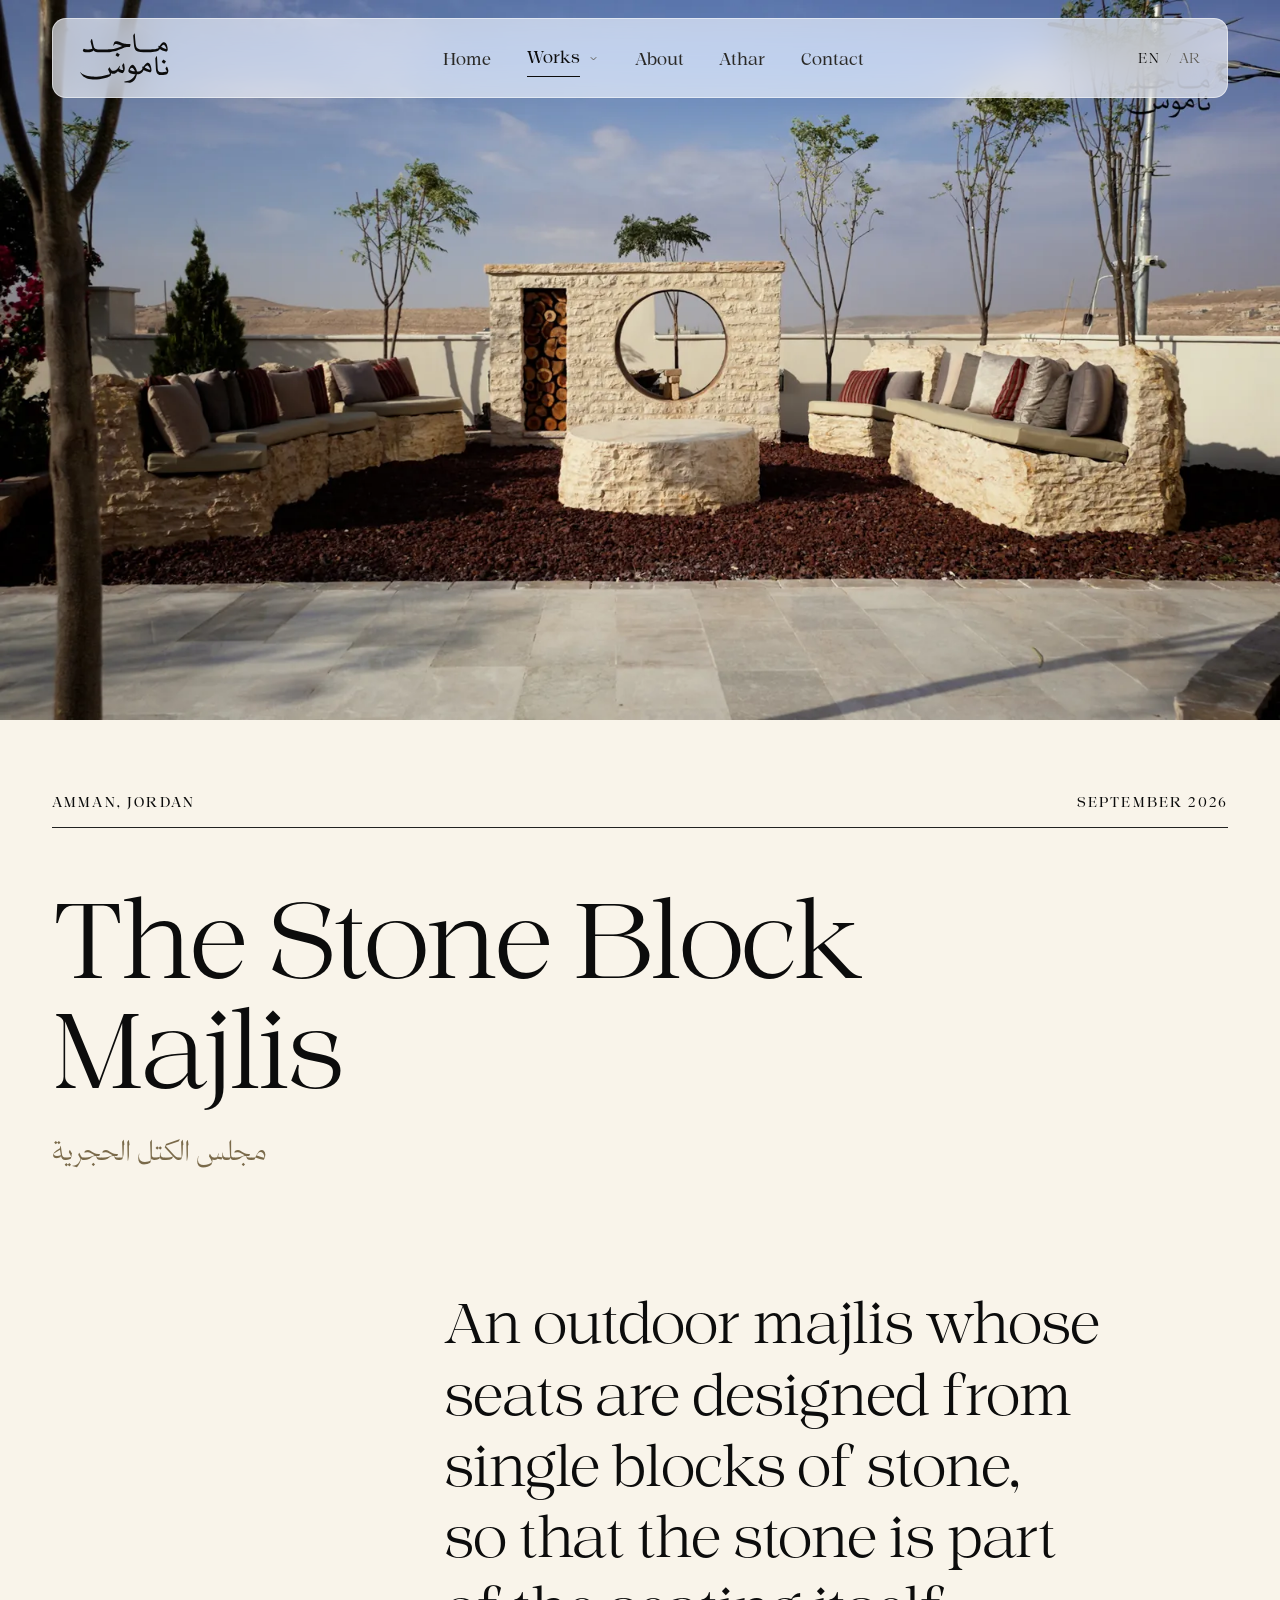
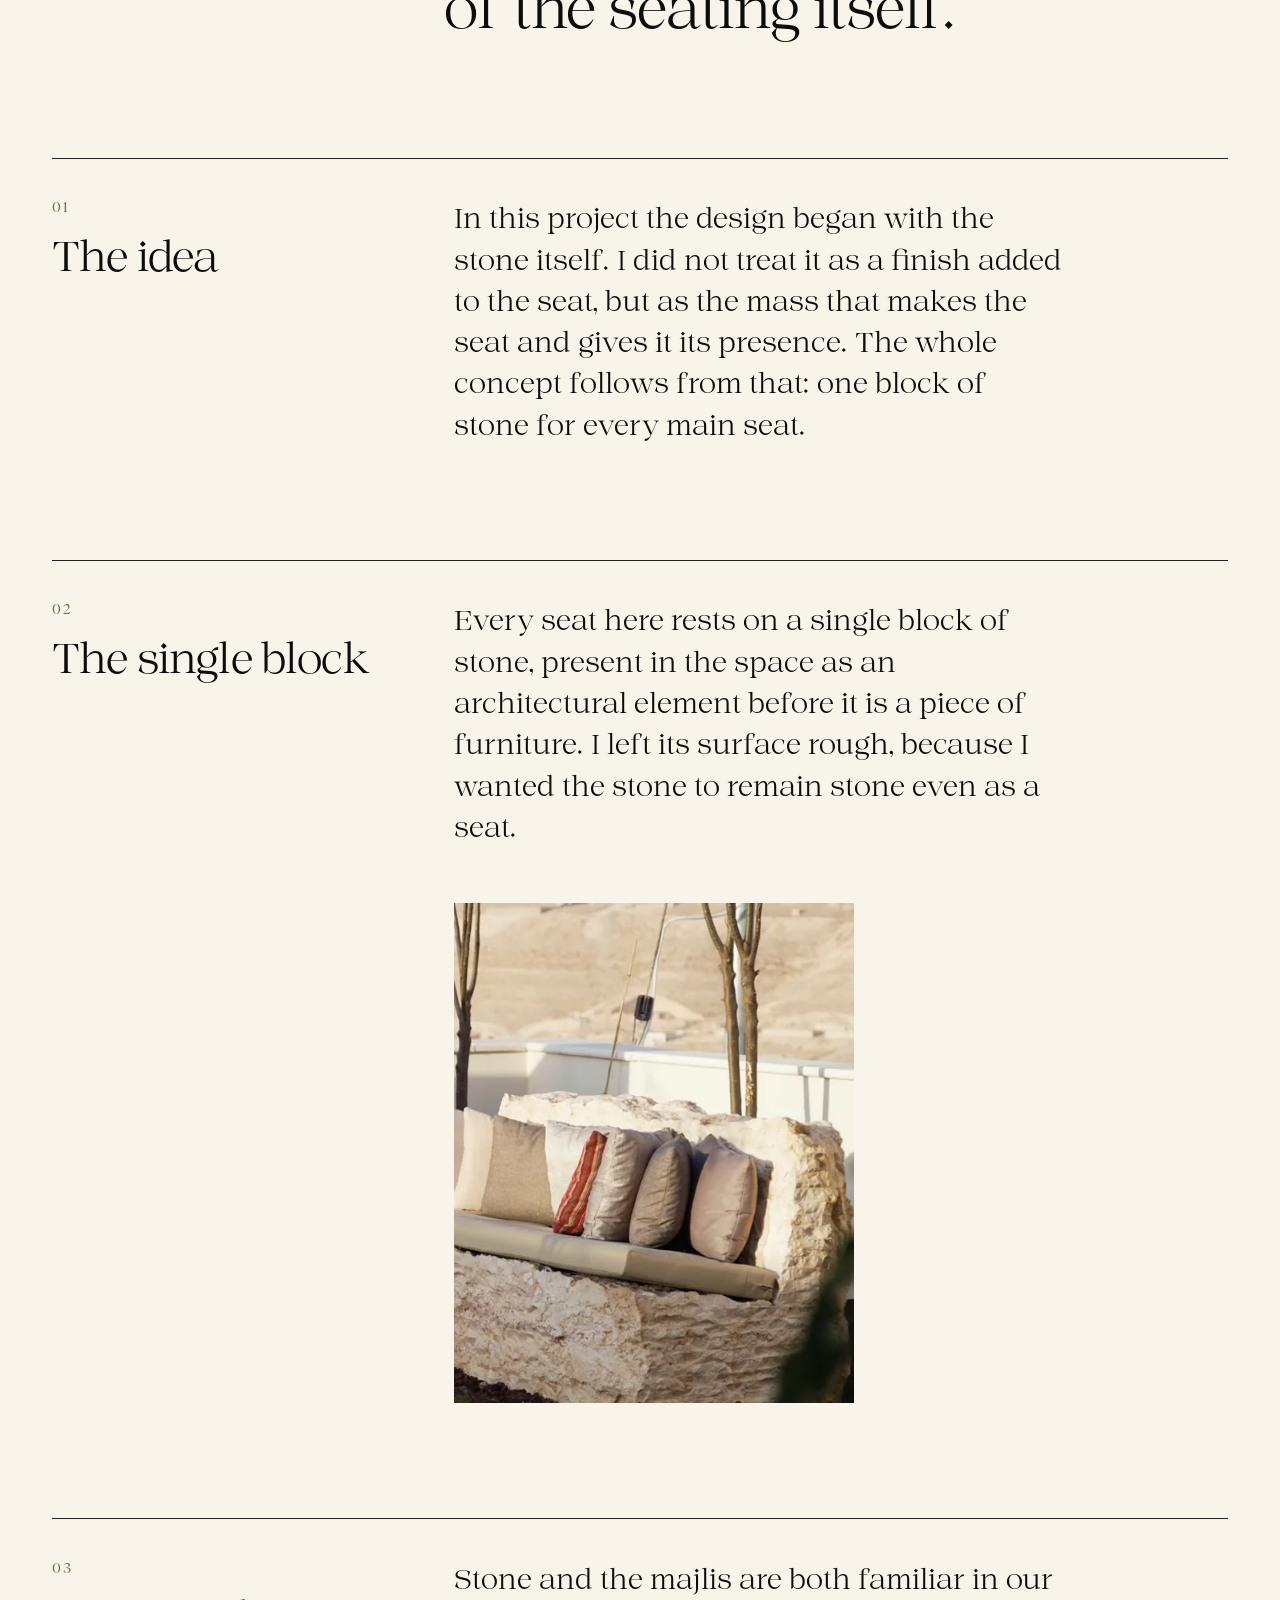
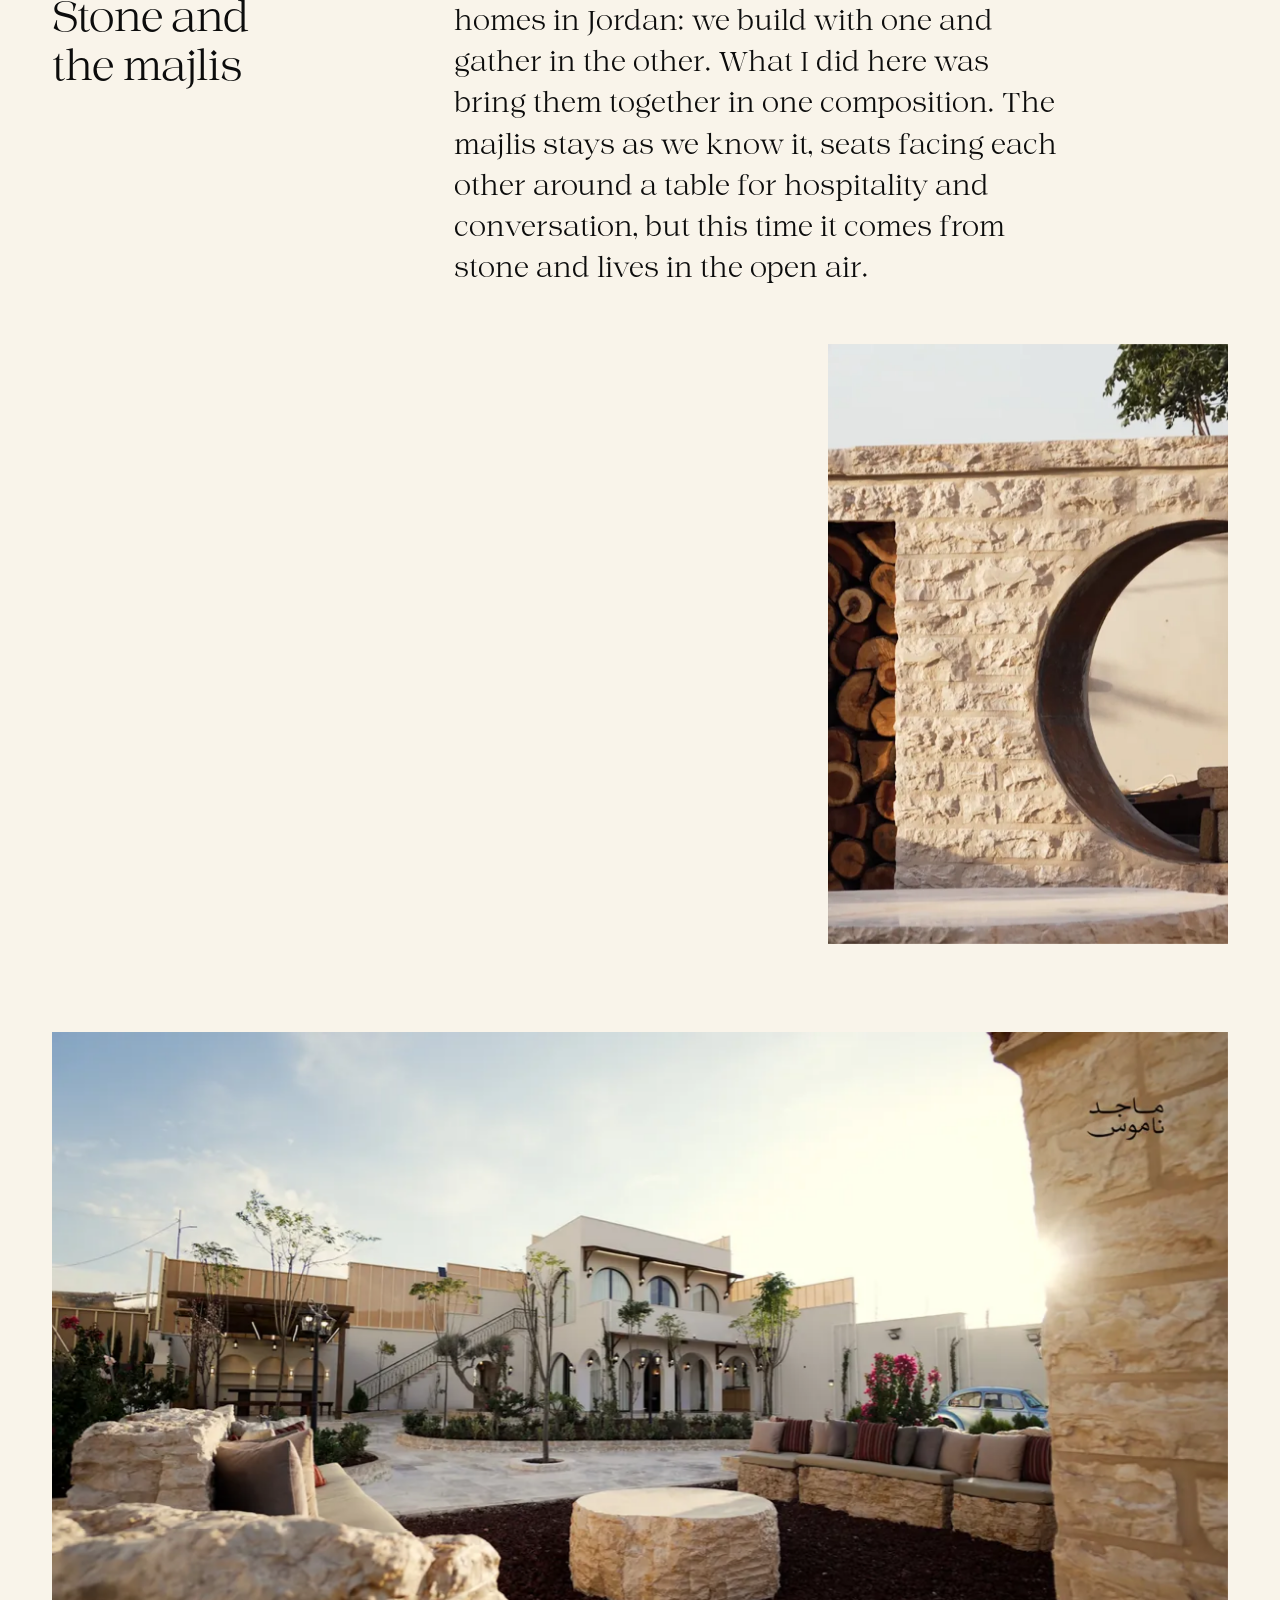
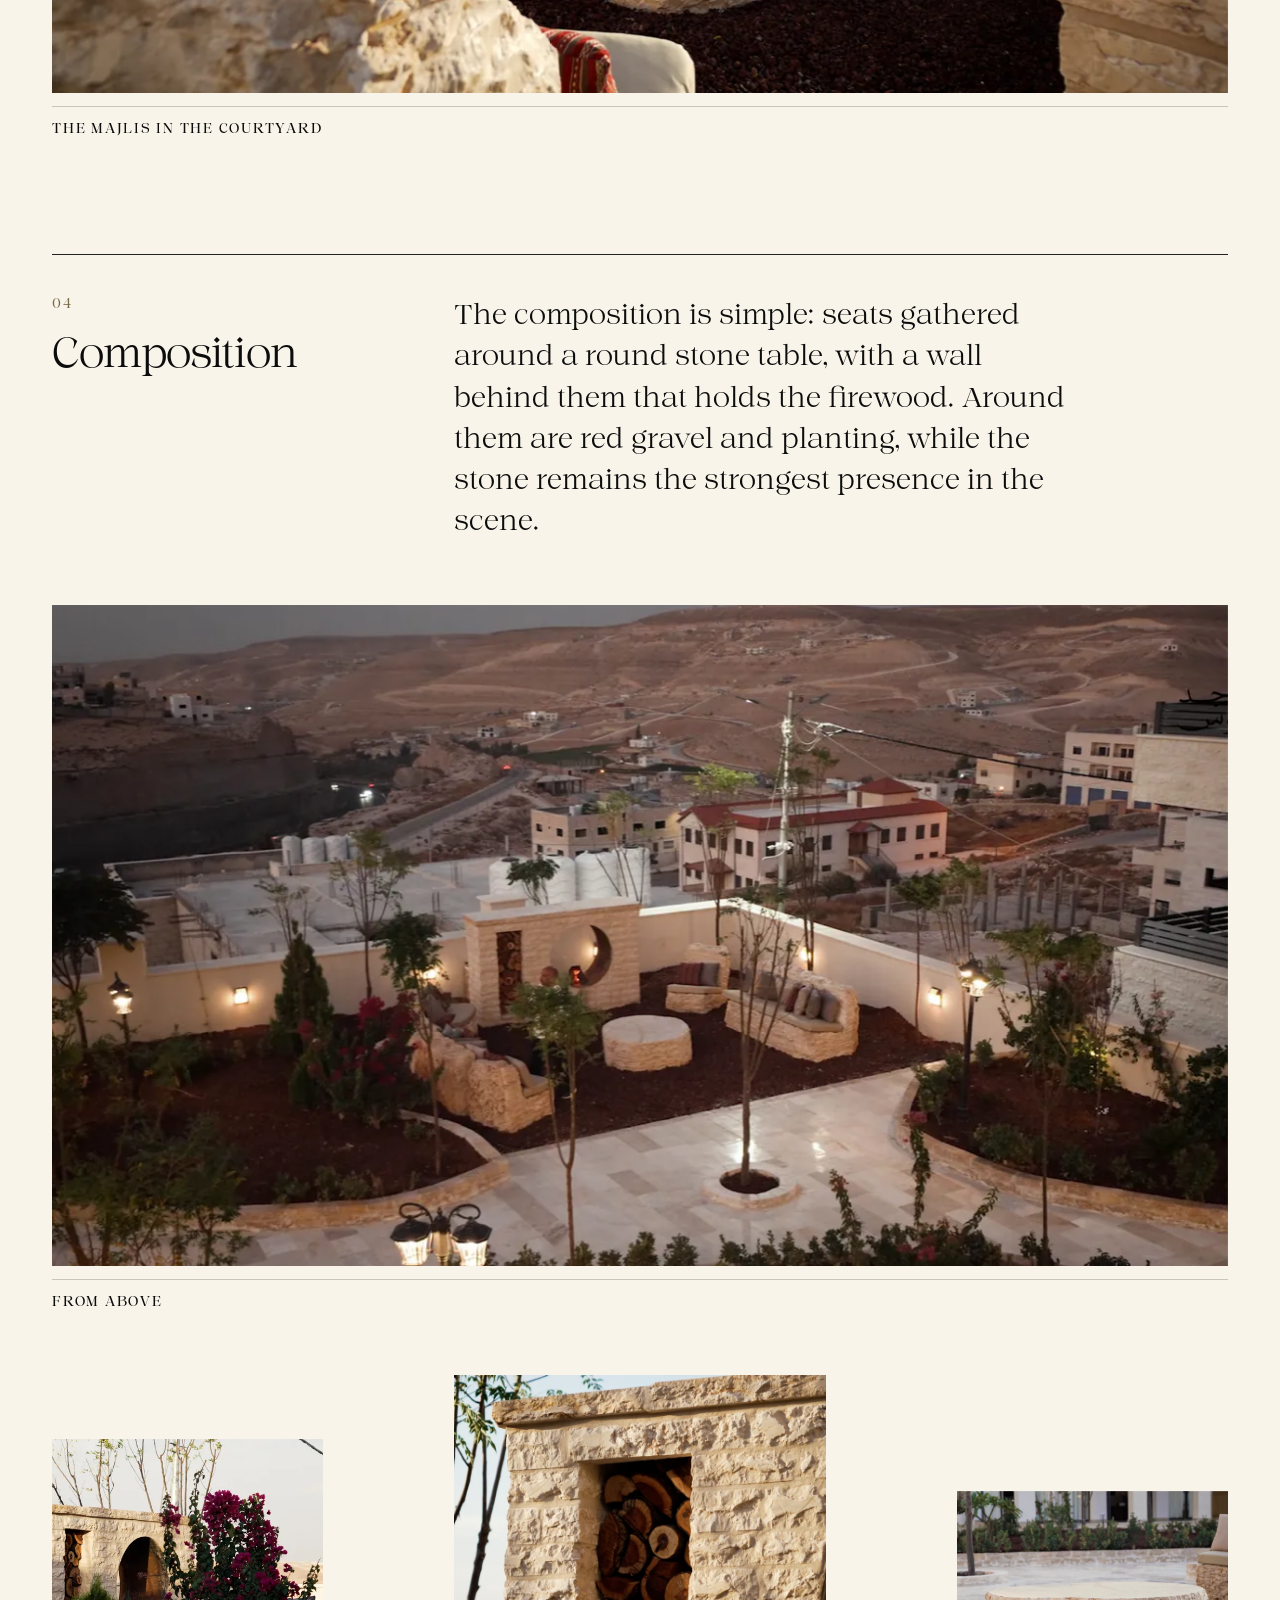
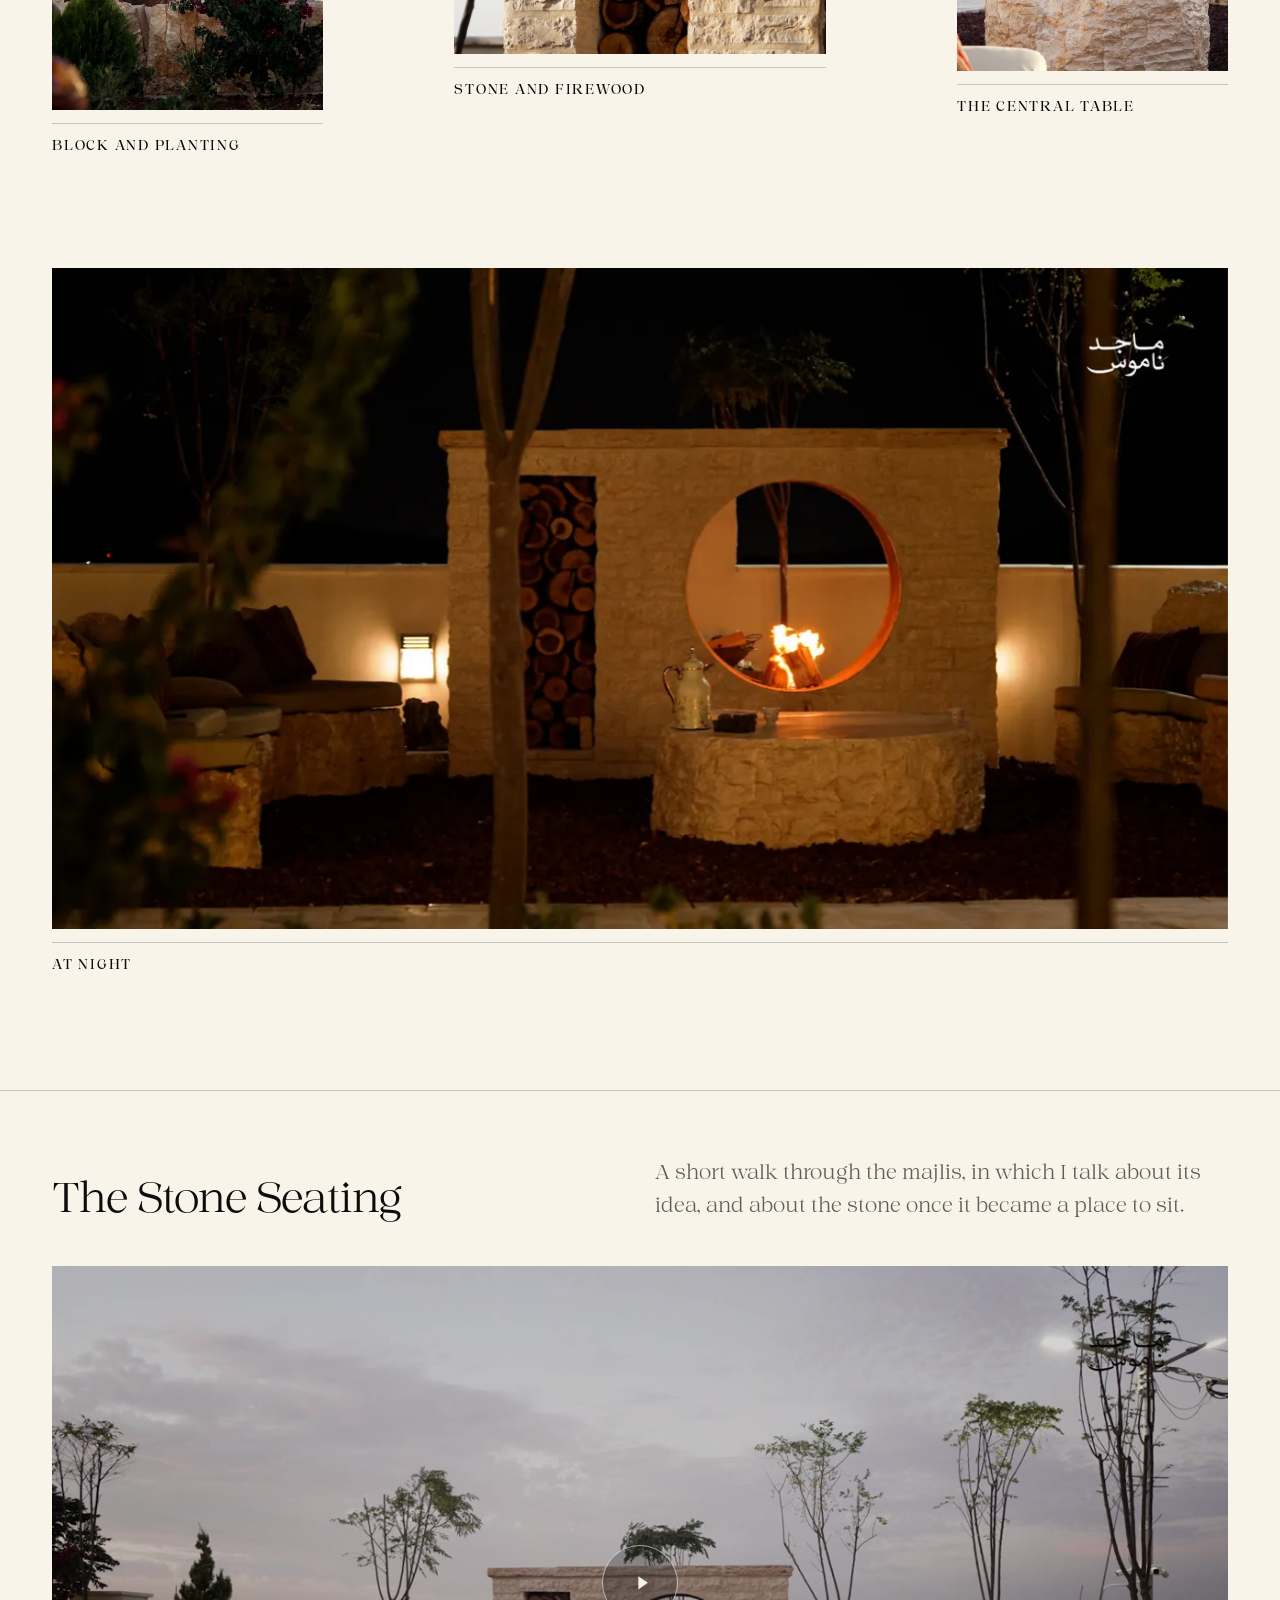
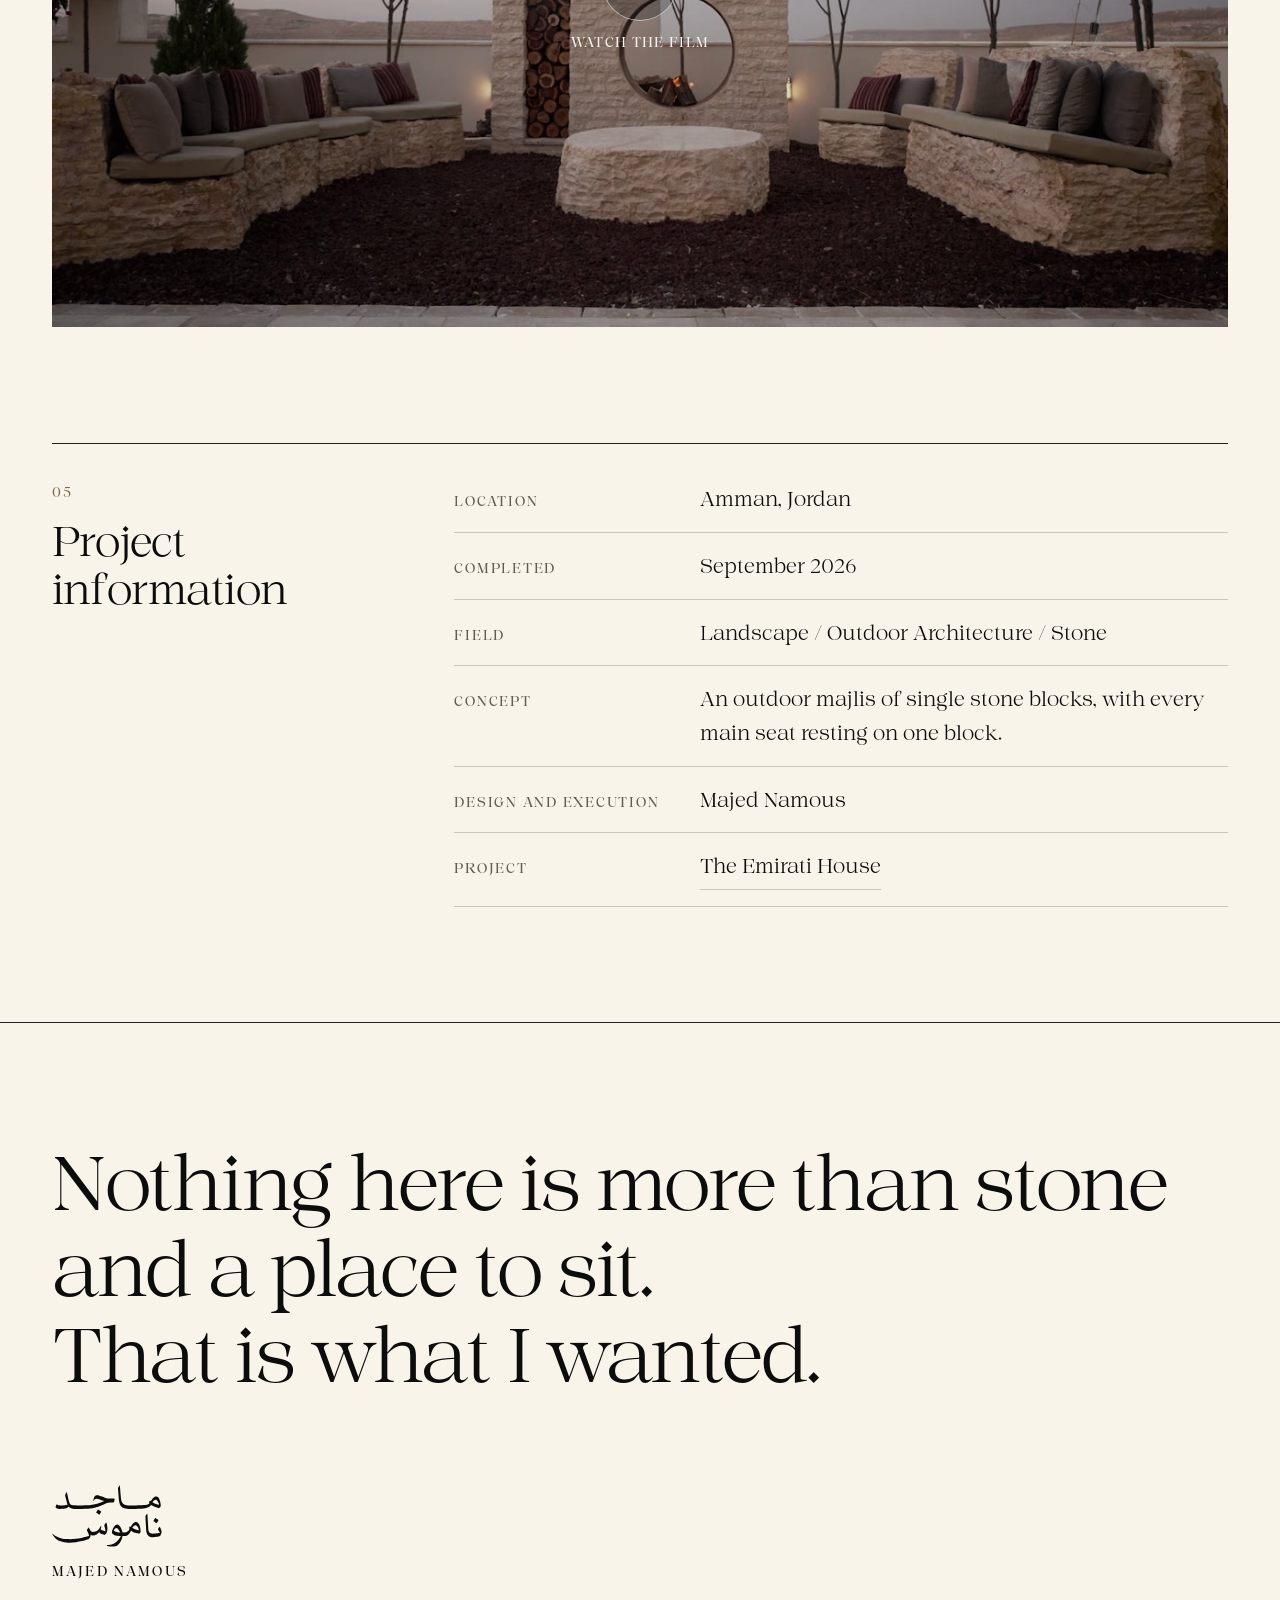
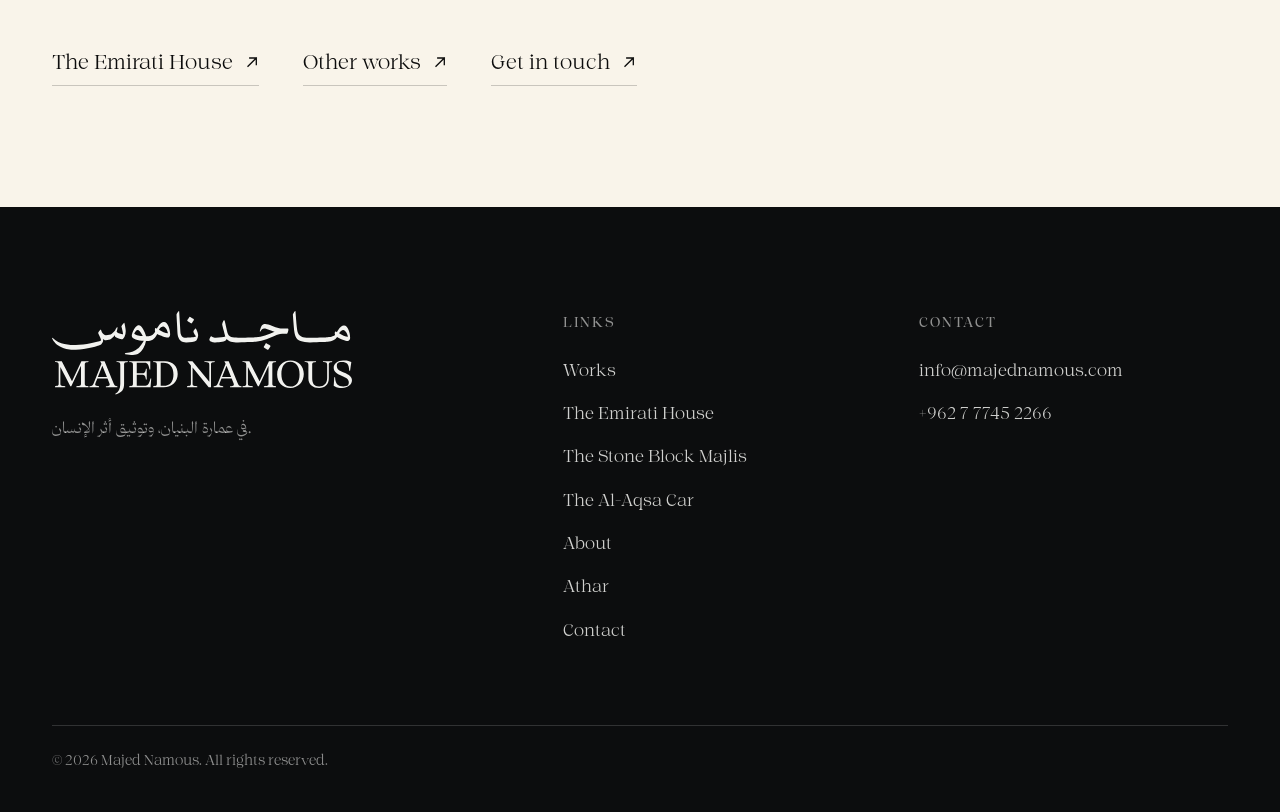
<file: en/monolith.html>
<!DOCTYPE html>
<html lang="en" dir="ltr" class="no-js theme-cream">
<head>
  <meta charset="utf-8">
  <meta name="viewport" content="width=device-width, initial-scale=1, viewport-fit=cover">
  <title>The Stone Block Majlis - Majed Namous</title>
  <meta name="description" content="The Stone Block Majlis: an outdoor majlis in Amman that I designed and built from single blocks of stone, where every main seat rests on one block.">
  <link rel="canonical" href="https://majednamous.com/en/monolith.html">
  <link rel="alternate" hreflang="ar" href="https://majednamous.com/monolith.html">
  <link rel="alternate" hreflang="en" href="https://majednamous.com/en/monolith.html">
  <link rel="alternate" hreflang="x-default" href="https://majednamous.com/monolith.html">
  <meta name="theme-color" content="#f9f4ea">
  <link rel="icon" href="../favicon.ico" sizes="32x32">
  <link rel="icon" href="../assets/img/favicon-512.png" type="image/png" sizes="512x512">
  <link rel="apple-touch-icon" href="../assets/img/apple-touch-icon.png">
  <meta property="og:type" content="website">
  <meta property="og:site_name" content="Majed Namous ماجد ناموس">
  <meta property="og:locale" content="en_US">
  <meta property="og:title" content="The Stone Block Majlis - Majed Namous">
  <meta property="og:description" content="The Stone Block Majlis: an outdoor majlis in Amman that I designed and built from single blocks of stone, where every main seat rests on one block.">
  <meta property="og:url" content="https://majednamous.com/en/monolith.html">
  <meta property="og:image" content="https://majednamous.com/assets/img/mono-hero-1600.jpg">
  <meta name="twitter:card" content="summary_large_image">
  <link rel="preload" as="font" type="font/woff" href="../assets/fonts/thmanyah-light.woff" crossorigin>
  <link rel="preload" as="image" type="image/webp" href="../assets/img/mono-hero-m-864.webp" media="(max-width: 699px)" fetchpriority="high">
  <link rel="preload" as="image" type="image/webp" imagesrcset="../assets/img/mono-hero-1600.webp 1600w, ../assets/img/mono-hero-1100.webp 1100w, ../assets/img/mono-hero-800.webp 800w" imagesizes="100vw" media="(min-width: 700px)" fetchpriority="high">
  <link rel="stylesheet" href="../assets/css/site.css?v=26466cbd">
  <link rel="stylesheet" href="../assets/css/monolith.css?v=8d49945c">
</head>
<body>
<a class="skip" href="#main">Skip to content</a>
<header class="nav" data-nav>
  <div class="nav__bar">
    <a class="nav__logo" href="index.html" aria-label="Majed Namous"><svg aria-hidden="true" focusable="false" id="Layer_1" xmlns="http://www.w3.org/2000/svg" version="1.1" viewBox="81 194 1084 611">
  
  <path d="M563.5,453.7c-1.7-1.3-3.4-2.6-5.2-3.8-1.8-1.2-3.5-2.4-5.1-3.5-1.7-1.1-2.6-1.7-3-1.7-1.4-.8-4.3-2.3-8.7-4.6s-7.4-3.5-9.2-3.5-1.5,1.7-3.3,5.1c-1.8,3.5-3.2,6.1-4.3,7.9s-2.7,4.3-4.9,7.6c-2.2,3.2-3.2,5.9-3.2,8.1s2.2,2.9,6.5,5.6c4.4,2.7,7.5,4.8,9.2,6.2,1.8,1.4,4.4,3.1,7.8,4.9s6,2.7,7.8,2.7,3.8-2,6-5.9c2.1-4,3.9-7.1,5.4-9.2.7-1.4,2-3.5,3.8-6.2s2.7-5.1,2.7-7.3-.8-1.1-2.4-2.4h.1Z"/>
  <path d="M698.1,336c0,2.6-.4,5.3-1.1,8.4-.7,3.1-1.5,6.1-2.4,9s-2,5.6-3.2,7.9c-1.3,2.3-2.5,4.1-3.5,5.1h-16.8c-13,0-24.6.8-34.7,2.2s-18.8,4-26,7.6c-13.3,6.1-26,11.8-37.9,17-11.9,5.3-23.9,10-36,14.1s-24.6,7.7-37.4,10.5c-12.9,2.9-26.9,5.3-42,7.1-9,1-23.5,2.1-43.6,3.2-20,1-48.8,1.8-86.4,2.2-21,0-38.3-1.8-52-5.4-13.8-3.6-24.6-9.9-32.5-19l-2.2,5.4c-2.2,3.6-5.9,6.5-11.4,8.9-5.4,2.4-11.7,4.3-18.9,5.7s-15.2,2.6-23.8,3.2c-8.6.8-17.4,1.1-26,1.1s-12.2-.7-19.2-2c-7.1-1.2-12.2-2.8-15.5-4.6-6.1-3.6-9.2-8.1-9.2-13.5s.4-5,1.3-7.3,1.9-4.7,3-7.3c1.4-2.9,2.7-5.3,3.8-7.1s2.7-2.9,4.9-3.2c1.1,0,2.3.5,3.8,1.7,1.4,1,3.5,2.3,5.9,3.5,2.6,1.3,5.8,2.5,9.8,3.5,4,1.1,9,1.6,15.2,1.6,13.7,0,27.1-.8,40.3-2.5,13.2-1.6,22.8-3.5,29-5.6-1.4-4.7-3.2-11.1-5.4-19.3-2.2-8.1-4.3-16.5-6.5-25.2-2.2-8.6-4.4-16.9-6.5-24.9-2.1-7.9-3.8-14.4-4.8-19.5,0-2.5.5-5.7,1.6-9.5s2.5-7.4,4.1-10.8c1.6-3.5,3.2-6.3,4.9-8.6,1.6-2.3,3.2-3.5,4.6-3.5s2.9,1.4,3.2,4.4c3.6,14.8,7.1,30.2,10.6,46,3.4,15.9,6.8,30.1,10,42.7,2.6,9.1,6,16,10.5,20.9,4.5,4.8,10.1,8.4,16.5,10.5s14,3.5,22.5,4.1c8.4.5,18,.8,28.4.8,20.5,0,38.3,0,53-.3,14.8-.1,27.4-.5,37.7-.8,10.3-.3,18.6-.7,24.9-1,6.3-.4,11.1-.7,14.4-1,1,0,2,0,2.9-.2,20.5-1.3,42.4-5.6,65.6-12.8,24.4-7.6,47.9-16.6,70.6-27.1-4.7-1.4-10.3-3.5-16.8-5.9-6.5-2.6-13.4-5.2-20.6-7.9s-14.3-5-21.4-7c-7.1-2-13.2-3-18.7-3s-11.6,1.8-15.2,5.4-7.2,8.1-10.8,13.5c-.8.8-1.3,1.4-1.7,2.2-.3.8-1,1-2.1,1s-1.7-.9-1.7-2.7v-2.2c0-.3.1-.7.5-1,1.8-7.6,3.7-14.4,5.7-20.6,2-6.1,4.4-11.4,7.3-15.6,2.9-4.4,6.4-7.7,10.5-10.1,4.2-2.3,9.5-3.5,16-3.5s13.8,1.4,21.9,4.1c8.1,2.7,16.7,5.9,25.7,9.5s18.3,7.1,27.7,10.5c9.3,3.5,18.6,5.7,27.6,6.8,6.1.8,12.8,1.3,20,1.6,7.2.3,13.4.5,18.4.5s9,0,14.1-.3c5-.1,8.3-.2,9.8-.2,3.6,0,5.4,2.9,5.4,8.6h.3Z"/>
  <path d="M1150,369c-2-10.6-4.9-20.6-8.7-29.9s-8.5-17.1-14.1-23.5c-5.6-6.2-12-9.4-19.3-9.4s-9.8,1.3-14.4,3.8c-4.5,2.5-8.7,5.6-12.7,9.4s-7.7,8-11.1,12.6c-3.5,4.7-6.5,9-8.9,12.9l-5.9,9.7c-2.9-2.9-5.8-4.3-8.7-4.3s-3.4,1-4.8,3.2c-1.5,2.1-2.2,5.3-2.2,9.6s.9,8.3,2.7,12.9c-3.2,2.5-7.2,4.7-12,6.7-4.7,2-9.5,3.7-14.6,5.2-5,1.4-10.1,2.5-15.2,3.2-3.5.5-6.7.8-9.6,1-1.3.1-2.6.1-3.9.1-3.2.4-8,.7-14.3,1-6.3.4-14.7.8-25,1-10.2.4-22.8.7-37.6.8-14.8.2-32.5.3-53.1.3s-16.8,0-25.7-.3c-8.8-.1-17.4-1.4-25.7-3.8-8.3-2.3-15.9-6.2-22.7-11.7-6.8-5.4-12.1-13.5-15.7-24.4-1.4-4.4-2.7-9.9-3.8-16.8-1.1-6.8-2.1-14.3-3-22.2-.9-8-1.7-15.8-2.4-23.6-.8-7.8-1.3-14.3-1.7-19.7-.7-9.8-1.4-19.2-2.2-28.2-.7-9-1.3-16.9-1.9-23.5s-1-12.1-1.3-16.2c-.4-4.1-.7-6.2-1-6.2-1.8,0-3.7,1.4-5.7,4.1-2,2.7-3.8,5.7-5.6,8.9-2.2,4-4.5,8.4-7.1,13,2.9,37.2,5.3,69,7.3,95.3s5.7,47.5,11.1,63.3c6.8,18.4,19.6,30.8,38.1,37.2,18.7,6.3,41.7,9.5,69,9.5,37.6-.4,66.3-1.1,86.4-2.2,20-1.1,34.5-2.2,43.5-3.2,17.4-1.4,31.6-4.9,42.8-10.3,11.2-5.4,20.4-13.4,27.6-23.8,5.8,3.6,12.4,7.2,19.8,10.8s14.7,6.8,22,9.5c7.2,2.7,14.1,4.9,20.5,6.5,6.5,1.6,12,2.5,16.2,2.5s7.9-2.2,11.7-6.5c3.8-4.3,5.7-9.7,5.7-16.2s-1-17.7-3-28.3h0l.2.2ZM1104.5,380.3c-12.1-5-23.2-10.6-33.2-16.8,3.9-7.2,8.7-13.2,14.3-17.9,5.6-4.7,10.9-7,16-7s8.3,1.6,11.9,4.9c3.6,3.2,7,7.4,10,12.4,3.1,5.1,5.8,10.5,8.1,16.2,2.3,5.8,4.1,11.4,5.2,16.8-9.4-.7-20.2-3.5-32.3-8.6h0Z"/>
  <path d="M627.7,626.1c0,14.4-2.7,27.3-8.1,38.4-5.4,11.2-11.4,17.9-17.9,20.1-2.2,0-6.2-.6-12.2-1.9-5.9-1.3-12-3-18.1-5.2s-11.6-4.7-16.2-7.6c-4.7-2.9-7.1-5.9-7.1-9.2s.2-1.8.6-3.2c.3-1.4.5-2.6.5-3.2-8.3,11.2-17.8,20.3-28.4,27.3-10.7,7.1-23.8,10.6-39.3,10.6s-5.2-.8-10-2.2c-4.9-1.4-8.4-4.1-10.6-8.1.4,1.4.5,2.8.3,4.1s0,2.6.2,4.1c0,7.2-1.5,13.6-4.6,19.2-3.1,5.6-6.5,10.2-10.5,13.8-3.2,2.6-11.3,5.9-24.1,10.3-12.8,4.3-28.1,8.7-46,13-17.8,4.3-37.1,8.1-57.6,11.4-20.6,3.2-40.1,4.9-58.5,4.9s-29.3-.9-45.7-2.7c-16.5-1.8-32.5-5.6-48.2-11.1-15.7-5.6-30.5-13.5-44.4-23.8-13.8-10.3-25.1-23.9-33.8-40.8-1.8-3.3-2.7-6.2-2.7-8.7s.4-1.6,1.1-1.6c1.4,0,3.6,1.4,6.5,4.3,10.8,11.2,23.5,20.2,38.2,26.8,14.6,6.7,29.7,11.7,45.2,15.1,15.5,3.5,30.8,5.6,45.7,6.5,15,.9,27.9,1.3,38.7,1.3,16.6,0,34.5-1.2,53.6-3.5,19.1-2.4,37.5-5.4,55-9s33.2-7.4,47.1-11.2,23.9-7.2,30.1-10.1c-.8-5.4-2.9-12.6-6.5-21.3s-7.9-18-12.9-27.8c-1.1-2.2-1.6-3.9-1.6-5.4,0-3.9,2.2-8.7,6.5-14.1,1.5-1.8,3.6-4.2,6.5-7.3s5-4.6,6.5-4.6c1.4,3.2,2.7,6.2,3.8,8.9,1,2.7,2,5.6,2.7,8.4,3.9,7.2,8.6,13.2,14.1,18.1s11,7.3,16.8,7.3c9.4,0,17.6-1.1,24.7-3.5,7-2.3,13.2-5.3,18.6-8.9,5.4-3.6,10-7.5,13.8-11.9,3.8-4.3,7.1-8.4,10-12.3.4-.4,1.3-2,2.7-4.9s3-5.7,4.9-8.6c1.8-2.9,3.4-5.6,4.8-8.1,1.4-2.5,2.4-3.8,2.7-3.8,1.8,0,2.7,2.3,2.7,7s-.2,2.2-.5,4.4c-.4,1.8-1,4.7-1.9,8.6-.9,4-2.3,9-4.1,15.1,1.4,2.5,4.2,4.8,8.4,7,4.1,2.1,8.6,4.1,13.2,5.9,4.7,1.8,9.4,3.2,14.1,4.4,4.7,1,8.7,1.8,12,2.1-.4-3.2-1-7.4-2-12.3-.9-5-2-10.2-3.2-15.6-1.3-5.3-2.5-10.8-3.8-16.2-1.3-5.3-2.5-9.8-3.5-13.5,0-1,.9-2.9,2.7-5.6,1.8-2.6,3.8-5.6,5.9-8.6,2.2-3.1,4.1-5.8,5.9-8.1s3.1-3.7,3.8-4c.3,0,.6,0,.8-.3.2-.2.5-.3.8-.3,1.5,0,2.7,2,3.8,6,.7,3.2,1.5,7.5,2.4,12.9s1.8,10.8,2.7,16.2,1.7,10.6,2.2,15.5c.5,4.8.8,8.6.8,11.1h-.1Z"/>
  <path d="M951.8,621.5c-2-10.6-4.9-20.7-8.7-30.1-3.8-9.3-8.5-17.2-14.1-23.5s-12-9.5-19.3-9.5-9.8,1.3-14.4,3.8c-4.5,2.5-8.7,5.6-12.7,9.5-4,3.8-7.7,8-11.1,12.7-3.4,4.7-6.4,9-8.9,13l-6,9.7c-1.4-1-2.8-2-4.1-2.9s-2.6-1.3-4.1-1.3c-4,0-5.9,4-5.9,11.9s.5,8.7,1.7,15.2c-4,8.3-10.2,15.9-18.4,22.7-8.3,6.8-18.4,10.3-30.3,10.3s-.4,0-.6,0h-17.3c-2.5-9-5.8-18.3-9.7-27.9-4-9.5-8.3-18.2-13-26s-9.7-14.1-14.9-19c-5.3-4.8-10.4-7.3-15.4-7.3s-13.5,3-19.8,9-12,13.1-16.8,21.4c-4.9,8.3-8.8,16.8-11.7,25.2-2.9,8.5-4.4,15.4-4.4,20.8s2.7,12.7,8.1,17.4c5.4,4.7,12.4,8.5,20.8,11.4,8.5,2.9,18,5,28.4,6.2,10.5,1.3,20.8,2.1,30.9,2.4-2.2,4.7-5,9.8-8.4,15.2-3.5,5.4-7.2,10.8-11.4,16.2s-8.6,10.5-13.2,15.4c-4.7,4.9-9.2,9-13.5,12.2-6.5,5.4-12.6,9.5-18.2,12.2-5.6,2.7-10.4,5-14.3,6.8-8.3,2.9-17,5.3-26,7.3s-18,3.4-27.1,4.1c-4.7.8-7.1,2.6-7.1,5.4s1.3,2.7,3.8,3.8c9,2.1,18.4,3.7,28.1,4.6,9.8.9,19,1.3,27.6,1.3s15.1-1.1,23.6-3.2c8.4-2.2,16.1-5.8,23-10.8,12.6-9.4,23.2-22.3,31.9-38.5s14.4-33.2,17.4-50.8h18.9c7.6,0,14.6-1.6,21.1-4.7,6.5-3,12.4-7,17.8-11.9,5.4-4.9,10.2-10.4,14.4-16.5,4.1-6.1,7.7-12.4,10.5-19,5.8,3.7,12.3,7.1,19.6,10.3s14.5,6.2,21.9,8.7c7.4,2.6,14.3,4.6,20.6,6s11.7,2.1,16,2.1,7.9-2.1,11.7-6.5,5.7-9.8,5.7-16.2-1-17.8-3-28.4h0l.3-.2ZM736.5,661.1c-6.2-.6-12.1-1.6-17.9-3-5.7-1.4-11.1-3.3-16.2-5.7-5-2.3-9.2-5.5-12.4-9.5,2.9-5.4,6.5-11,11.1-16.8,4.5-5.7,9.3-8.7,14.4-8.7s12,4.1,18.7,12.5c6.6,8.3,13,19,19.2,31.9-5,0-10.6-.2-16.8-.8h0ZM906.1,632.8c-12.3-5.3-23.5-11.1-33.6-17.2,4-7.3,9-13.2,14.9-17.8,5.9-4.5,11.4-6.8,16.5-6.8s7.8,1.7,11.7,5c3.8,3.2,7.2,7.5,10.2,12.6,3.1,5.1,5.7,10.7,7.9,16.7s3.8,11.6,4.9,16.7c-9.4-.8-20.2-3.8-32.5-9h0v-.2Z"/>
  <path d="M1161.1,655.4c0,3.2-.5,7.1-1.7,11.4-1.1,4.4-2.4,8.6-4.1,12.7-1.6,4.2-3.3,7.8-5.1,10.8-1.8,3.1-3.5,5-4.9,5.7-5.8,3.6-15.3,6.6-28.4,9s-27.4,3.5-42.5,3.5-.6,0-.9,0h-1.3c-7.2,0-14.5-.8-22-2.5-7.4-1.6-14.1-5.3-20-11.1s-10.9-13.9-14.9-24.4-6.3-24.8-7.1-42.8c-.7-17.4-1.7-36.9-2.9-58.7-1.3-21.9-2.5-43.8-3.5-65.8,2.2-4.4,4.4-8.5,6.5-12.5,1.8-3.2,3.8-6.2,5.7-9s3.8-4.1,5.7-4.1,1.1.5,1.3,1.4c.2,1,.5,3,.8,6.2l8.7,146.2c.7,13,4.2,23.3,10.5,30.9,6.3,7.5,16.7,11.4,31.1,11.4s.4,0,.7,0h1.5c6.1,0,12.8-.3,20-.8s14.1-1.3,20.8-2.2c6.7-.9,12.8-1.8,18.2-2.7,5.4-.9,9.2-1.9,11.4-2.9-.8-2.2-2.1-4.8-4.1-7.9-2-3-4.1-6.3-6.2-9.7-2.2-3.5-4.1-6.8-5.7-10.3s-2.4-6.2-2.4-8.4c0-4,2.1-8.3,6.2-13s7.7-8.4,10.5-11.4c5.8,10.5,10.2,20.3,13.3,29.6,3,9.2,4.6,16.3,4.6,21.4h.2Z"/>
  <path d="M1127.8,537.1c-1.7-1.3-3.3-2.6-5.1-3.8-1.9-1.2-3.5-2.4-5.2-3.5-1.6-1.1-2.6-1.7-2.9-1.7-1.5-.8-4-2.3-7.6-4.6s-6.3-3.5-8.1-3.5-1.8,1.7-4.4,5.1c-2.5,3.5-4.3,6.1-5.4,7.9-1.1,1.8-2.7,4.3-4.9,7.6-2.1,3.2-3.2,5.9-3.2,8.1s2.2,2.9,6.5,5.6c4.3,2.7,7.4,4.8,9.2,6.2s4.4,3.1,7.8,4.9c3.5,1.8,6.1,2.7,7.9,2.7s3.8-2,5.9-5.9c2.2-4,4-7.1,5.4-9.2.8-1.4,2-3.5,3.8-6.2s2.7-5.1,2.7-7.3-.8-1.1-2.4-2.4h0Z"/>
</svg></a>
    <nav class="nav__links" aria-label="Primary">
      <ul>
        <li><a class="nav__link" href="index.html#top">Home</a></li>
        <li class="nav__item--sub" data-sub><a class="nav__link is-current" href="index.html#works">Works</a><button class="nav__caret" type="button" data-sub-toggle aria-expanded="false" aria-controls="nav-sub" aria-label="Selected projects"><svg viewBox="0 0 10 10" fill="none" aria-hidden="true" focusable="false"><path d="M2 3.6 5 6.6 8 3.6" stroke="currentColor" stroke-width="1.1"/></svg></button><ul class="nav__sub" id="nav-sub"><li><a href="emirati.html">The Emirati House</a></li><li><a href="monolith.html" aria-current="page">The Stone Block Majlis</a></li><li><a href="aqsa.html">The Al-Aqsa Car</a></li></ul></li>
        <li><a class="nav__link" href="index.html#about">About</a></li>
        <li><a class="nav__link" href="index.html#athar">Athar</a></li>
        <li><a class="nav__link" href="contact.html">Contact</a></li>
      </ul>
    </nav>
    <div class="nav__end">
      <div class="lang"><span aria-current="true">EN</span><span class="lang__sep" aria-hidden="true">/</span><a href="../monolith.html" lang="ar" hreflang="ar">AR</a></div>
      <button class="nav__toggle" type="button" data-nav-toggle
              aria-expanded="false" aria-controls="nav-menu" aria-label="Open menu">
        <span></span><span></span>
      </button>
    </div>
  </div>
  <div class="nav__menu" id="nav-menu" data-nav-menu aria-hidden="true">
    <div class="nav__menu-inner">
      <ul>
        <li><a class="" href="index.html#top">Home</a></li>
        <li><a href="index.html#works">Works</a><ul class="nav__menu-sub"><li><a href="emirati.html">The Emirati House</a></li><li><a href="monolith.html" aria-current="page">The Stone Block Majlis</a></li><li><a href="aqsa.html">The Al-Aqsa Car</a></li></ul></li>
        <li><a class="" href="index.html#about">About</a></li>
        <li><a class="" href="index.html#athar">Athar</a></li>
        <li><a class="" href="contact.html">Contact</a></li>
      </ul>
    </div>
  </div>
</header>

<main id="main" class="mono">

  <section class="mono-hero" id="top" aria-labelledby="mono-title">
    <figure class="mono-hero__media"><picture><source media="(max-width: 699px)" type="image/webp" srcset="../assets/img/mono-hero-m-864.webp" width="864" height="1080"><source type="image/webp" sizes="100vw" srcset="../assets/img/mono-hero-1600.webp 1600w, ../assets/img/mono-hero-1100.webp 1100w, ../assets/img/mono-hero-800.webp 800w"><img src="../assets/img/mono-hero-1600.jpg" alt="An outdoor majlis of stone blocks around a round stone table, a wall behind it with a round opening and a niche of firewood, hills on the horizon" width="1600" height="900" loading="eager" decoding="async" fetchpriority="high"></picture></figure>
    <div class="wrap mono-hero__head">
      <p class="mono-hero__eyebrow reveal"><span>Amman, Jordan</span><span>September 2026</span></p>
      <h1 class="mono-hero__title reveal" id="mono-title">The Stone Block Majlis</h1>
      <p class="mono-hero__alt  reveal" data-delay="1" lang="ar" dir="rtl">مجلس الكتل الحجرية</p>
    </div>
  </section>

  <section class="mono-open">
    <div class="wrap">
      <p class="mono-statement reveal">An outdoor majlis whose seats are designed from single blocks of stone, so that the stone is part of the seating itself.</p>
    </div>
  </section>

  <section class="mono-ch" aria-labelledby="m1">
    <div class="wrap mono-ch__grid">
      <header class="mono-ch__head reveal"><p class="mono-num" dir="ltr">01</p><h2 class="mono-ch__title" id="m1">The idea</h2></header>
      <div class="mono-ch__body"><div class="prose mono-prose reveal" data-delay="1"><p>In this project the design began with the stone itself. I did not treat it as a finish added to the seat, but as the mass that makes the seat and gives it its presence. The whole concept follows from that: one block of stone for every main seat.</p></div></div>
    </div>
  </section>

  <section class="mono-ch" aria-labelledby="m2">
    <div class="wrap mono-ch__grid">
      <header class="mono-ch__head reveal"><p class="mono-num" dir="ltr">02</p><h2 class="mono-ch__title" id="m2">The single block</h2></header>
      <div class="mono-ch__body"><div class="prose mono-prose reveal" data-delay="1"><p>Every seat here rests on a single block of stone, present in the space as an architectural element before it is a piece of furniture. I left its surface rough, because I wanted the stone to remain stone even as a seat.</p></div><figure class="mono-plate mono-plate--block mono-ch__fig img-reveal"><div class="mono-plate__frame"><picture><source type="image/webp" srcset="../assets/img/mono-block-720.webp 720w, ../assets/img/mono-block-500.webp 500w" sizes="(min-width: 900px) 400px, 78vw"><img src="../assets/img/mono-block-720.jpg" alt="A stone seat resting on a single block, with fabric cushions on it" loading="lazy" decoding="async" width="720" height="900"></picture></div></figure></div>
    </div>
  </section>

  <section class="mono-ch" aria-labelledby="m3">
    <div class="wrap mono-ch__grid">
      <header class="mono-ch__head reveal"><p class="mono-num" dir="ltr">03</p><h2 class="mono-ch__title" id="m3">Stone and the majlis</h2></header>
      <div class="mono-ch__body"><div class="prose mono-prose reveal" data-delay="1"><p>Stone and the majlis are both familiar in our homes in Jordan: we build with one and gather in the other. What I did here was bring them together in one composition. The majlis stays as we know it, seats facing each other around a table for hospitality and conversation, but this time it comes from stone and lives in the open air.</p></div><figure class="mono-plate mono-plate--sky mono-ch__fig mono-ch__fig--end img-reveal"><div class="mono-plate__frame"><picture><source type="image/webp" srcset="../assets/img/mono-sky-600.webp 600w" sizes="(min-width: 900px) 400px, 78vw"><img src="../assets/img/mono-sky-600.jpg" alt="The stone wall and its round opening at dusk, firewood beside it" loading="lazy" decoding="async" width="600" height="900"></picture></div></figure></div>
    </div>
    <div class="wrap"><figure class="mono-plate mono-plate--court img-reveal"><div class="mono-plate__frame"><picture><source type="image/webp" srcset="../assets/img/mono-court-1600.webp 1600w, ../assets/img/mono-court-1200.webp 1200w, ../assets/img/mono-court-800.webp 800w" sizes="(min-width: 1320px) 1240px, 92vw"><img src="../assets/img/mono-court-1600.jpg" alt="The majlis in the courtyard of the house at sunset, the stone blocks in the foreground" loading="lazy" decoding="async" width="1600" height="900"></picture></div><figcaption class="mono-plate__cap">The majlis in the courtyard</figcaption></figure></div>
  </section>

  <section class="mono-ch mono-ch--plates" aria-labelledby="m4">
    <div class="wrap mono-ch__grid">
      <header class="mono-ch__head reveal"><p class="mono-num" dir="ltr">04</p><h2 class="mono-ch__title" id="m4">Composition</h2></header>
      <div class="mono-ch__body"><div class="prose mono-prose reveal" data-delay="1"><p>The composition is simple: seats gathered around a round stone table, with a wall behind them that holds the firewood. Around them are red gravel and planting, while the stone remains the strongest presence in the scene.</p></div></div>
    </div>
    <div class="wrap">
      <figure class="mono-plate mono-plate--above img-reveal"><div class="mono-plate__frame"><picture><source type="image/webp" srcset="../assets/img/mono-above-1600.webp 1600w, ../assets/img/mono-above-1200.webp 1200w, ../assets/img/mono-above-800.webp 800w" sizes="(min-width: 1320px) 1240px, 92vw"><img src="../assets/img/mono-above-1600.jpg" alt="The majlis from above at dusk, the garden around it" loading="lazy" decoding="async" width="1600" height="900"></picture></div><figcaption class="mono-plate__cap">From above</figcaption></figure>
      <div class="mono-trio"><figure class="mono-plate mono-plate--seat img-reveal"><div class="mono-plate__frame"><picture><source type="image/webp" srcset="../assets/img/mono-seat-800.webp 800w, ../assets/img/mono-seat-500.webp 500w" sizes="(min-width: 1320px) 400px, (min-width: 820px) 30vw, 78vw"><img src="../assets/img/mono-seat-800.jpg" alt="Stone seating blocks behind a flowering bougainvillea, the wall beyond" loading="lazy" decoding="async" width="800" height="800"></picture></div><figcaption class="mono-plate__cap">Block and planting</figcaption></figure><figure class="mono-plate mono-plate--wall img-reveal" data-delay="1"><div class="mono-plate__frame"><picture><source type="image/webp" srcset="../assets/img/mono-wall-1200.webp 1200w, ../assets/img/mono-wall-800.webp 800w" sizes="(min-width: 1320px) 400px, (min-width: 820px) 30vw, 78vw"><img src="../assets/img/mono-wall-1200.jpg" alt="A detail of the wall: rough-faced stone and a rectangular niche of firewood" loading="lazy" decoding="async" width="1200" height="900"></picture></div><figcaption class="mono-plate__cap">Stone and firewood</figcaption></figure><figure class="mono-plate mono-plate--table img-reveal" data-delay="2"><div class="mono-plate__frame"><picture><source type="image/webp" srcset="../assets/img/mono-table-1200.webp 1200w, ../assets/img/mono-table-800.webp 800w" sizes="(min-width: 1320px) 400px, (min-width: 820px) 30vw, 78vw"><img src="../assets/img/mono-table-1200.jpg" alt="The round stone table at the centre of the majlis" loading="lazy" decoding="async" width="1200" height="800"></picture></div><figcaption class="mono-plate__cap">The central table</figcaption></figure></div>
      <figure class="mono-plate mono-plate--front img-reveal"><div class="mono-plate__frame"><picture><source type="image/webp" srcset="../assets/img/mono-front-1600.webp 1600w, ../assets/img/mono-front-1200.webp 1200w, ../assets/img/mono-front-800.webp 800w" sizes="(min-width: 1320px) 1240px, 92vw"><img src="../assets/img/mono-front-1600.jpg" alt="The majlis at night: fire in the round opening, a coffee pot on the table" loading="lazy" decoding="async" width="1600" height="900"></picture></div><figcaption class="mono-plate__cap">At night</figcaption></figure>
    </div>
  </section>

  <section class="mono-film" aria-labelledby="mono-film-title">
    <div class="wrap">
      <header class="mono-film__head reveal">
        <h2 class="mono-ch__title" id="mono-film-title">The Stone Seating</h2>
        <p class="mono-film__note">A short walk through the majlis, in which I talk about its idea, and about the stone once it became a place to sit.</p>
      </header>
      <div class="mono-film__stage film__stage reveal" data-film>
        <video class="film__video" data-film-video
               poster="../assets/img/mono-film-1280.jpg" preload="none" playsinline controls
               width="1280" height="720" aria-label="Majed Namous talks about the Stone Block Majlis">
          <source src="../assets/video/mono-film.mp4" type="video/mp4">
        </video>
        <button class="film__play" type="button" data-film-play>
          <span class="film__play-mark" aria-hidden="true"><svg class="play-glyph" viewBox="0 0 24 24" aria-hidden="true" focusable="false"><path d="M8.6 5.2 18.2 12 8.6 18.8Z"/></svg></span>
          <span class="film__play-label">Watch the film</span>
        </button>
      </div>
    </div>
  </section>

  <section class="mono-ch" aria-labelledby="m5">
    <div class="wrap mono-ch__grid">
      <header class="mono-ch__head reveal"><p class="mono-num" dir="ltr">05</p><h2 class="mono-ch__title" id="m5">Project information</h2></header>
      <div class="mono-ch__body">
        <dl class="mono-info reveal" data-delay="1"><div class="mono-info__row"><dt>Location</dt><dd>Amman, Jordan</dd></div><div class="mono-info__row"><dt>Completed</dt><dd>September 2026</dd></div><div class="mono-info__row"><dt>Field</dt><dd>Landscape / Outdoor Architecture / Stone</dd></div><div class="mono-info__row"><dt>Concept</dt><dd>An outdoor majlis of single stone blocks, with every main seat resting on one block.</dd></div><div class="mono-info__row"><dt>Design and execution</dt><dd>Majed Namous</dd></div><div class="mono-info__row"><dt>Project</dt><dd><a class="link" href="emirati.html"><span>The Emirati House</span></a></dd></div></dl>
      </div>
    </div>
  </section>

  <section class="mono-end">
    <div class="wrap">
      <p class="mono-end__line reveal"><span>Nothing here is more than stone and a place to sit.</span> <span>That is what I wanted.</span></p>
      <div class="mono-sign reveal" data-delay="1">
        <span class="mono-sign__mark"><svg aria-hidden="true" focusable="false" id="Layer_1" xmlns="http://www.w3.org/2000/svg" version="1.1" viewBox="81 194 1084 611">
  
  <path d="M563.5,453.7c-1.7-1.3-3.4-2.6-5.2-3.8-1.8-1.2-3.5-2.4-5.1-3.5-1.7-1.1-2.6-1.7-3-1.7-1.4-.8-4.3-2.3-8.7-4.6s-7.4-3.5-9.2-3.5-1.5,1.7-3.3,5.1c-1.8,3.5-3.2,6.1-4.3,7.9s-2.7,4.3-4.9,7.6c-2.2,3.2-3.2,5.9-3.2,8.1s2.2,2.9,6.5,5.6c4.4,2.7,7.5,4.8,9.2,6.2,1.8,1.4,4.4,3.1,7.8,4.9s6,2.7,7.8,2.7,3.8-2,6-5.9c2.1-4,3.9-7.1,5.4-9.2.7-1.4,2-3.5,3.8-6.2s2.7-5.1,2.7-7.3-.8-1.1-2.4-2.4h.1Z"/>
  <path d="M698.1,336c0,2.6-.4,5.3-1.1,8.4-.7,3.1-1.5,6.1-2.4,9s-2,5.6-3.2,7.9c-1.3,2.3-2.5,4.1-3.5,5.1h-16.8c-13,0-24.6.8-34.7,2.2s-18.8,4-26,7.6c-13.3,6.1-26,11.8-37.9,17-11.9,5.3-23.9,10-36,14.1s-24.6,7.7-37.4,10.5c-12.9,2.9-26.9,5.3-42,7.1-9,1-23.5,2.1-43.6,3.2-20,1-48.8,1.8-86.4,2.2-21,0-38.3-1.8-52-5.4-13.8-3.6-24.6-9.9-32.5-19l-2.2,5.4c-2.2,3.6-5.9,6.5-11.4,8.9-5.4,2.4-11.7,4.3-18.9,5.7s-15.2,2.6-23.8,3.2c-8.6.8-17.4,1.1-26,1.1s-12.2-.7-19.2-2c-7.1-1.2-12.2-2.8-15.5-4.6-6.1-3.6-9.2-8.1-9.2-13.5s.4-5,1.3-7.3,1.9-4.7,3-7.3c1.4-2.9,2.7-5.3,3.8-7.1s2.7-2.9,4.9-3.2c1.1,0,2.3.5,3.8,1.7,1.4,1,3.5,2.3,5.9,3.5,2.6,1.3,5.8,2.5,9.8,3.5,4,1.1,9,1.6,15.2,1.6,13.7,0,27.1-.8,40.3-2.5,13.2-1.6,22.8-3.5,29-5.6-1.4-4.7-3.2-11.1-5.4-19.3-2.2-8.1-4.3-16.5-6.5-25.2-2.2-8.6-4.4-16.9-6.5-24.9-2.1-7.9-3.8-14.4-4.8-19.5,0-2.5.5-5.7,1.6-9.5s2.5-7.4,4.1-10.8c1.6-3.5,3.2-6.3,4.9-8.6,1.6-2.3,3.2-3.5,4.6-3.5s2.9,1.4,3.2,4.4c3.6,14.8,7.1,30.2,10.6,46,3.4,15.9,6.8,30.1,10,42.7,2.6,9.1,6,16,10.5,20.9,4.5,4.8,10.1,8.4,16.5,10.5s14,3.5,22.5,4.1c8.4.5,18,.8,28.4.8,20.5,0,38.3,0,53-.3,14.8-.1,27.4-.5,37.7-.8,10.3-.3,18.6-.7,24.9-1,6.3-.4,11.1-.7,14.4-1,1,0,2,0,2.9-.2,20.5-1.3,42.4-5.6,65.6-12.8,24.4-7.6,47.9-16.6,70.6-27.1-4.7-1.4-10.3-3.5-16.8-5.9-6.5-2.6-13.4-5.2-20.6-7.9s-14.3-5-21.4-7c-7.1-2-13.2-3-18.7-3s-11.6,1.8-15.2,5.4-7.2,8.1-10.8,13.5c-.8.8-1.3,1.4-1.7,2.2-.3.8-1,1-2.1,1s-1.7-.9-1.7-2.7v-2.2c0-.3.1-.7.5-1,1.8-7.6,3.7-14.4,5.7-20.6,2-6.1,4.4-11.4,7.3-15.6,2.9-4.4,6.4-7.7,10.5-10.1,4.2-2.3,9.5-3.5,16-3.5s13.8,1.4,21.9,4.1c8.1,2.7,16.7,5.9,25.7,9.5s18.3,7.1,27.7,10.5c9.3,3.5,18.6,5.7,27.6,6.8,6.1.8,12.8,1.3,20,1.6,7.2.3,13.4.5,18.4.5s9,0,14.1-.3c5-.1,8.3-.2,9.8-.2,3.6,0,5.4,2.9,5.4,8.6h.3Z"/>
  <path d="M1150,369c-2-10.6-4.9-20.6-8.7-29.9s-8.5-17.1-14.1-23.5c-5.6-6.2-12-9.4-19.3-9.4s-9.8,1.3-14.4,3.8c-4.5,2.5-8.7,5.6-12.7,9.4s-7.7,8-11.1,12.6c-3.5,4.7-6.5,9-8.9,12.9l-5.9,9.7c-2.9-2.9-5.8-4.3-8.7-4.3s-3.4,1-4.8,3.2c-1.5,2.1-2.2,5.3-2.2,9.6s.9,8.3,2.7,12.9c-3.2,2.5-7.2,4.7-12,6.7-4.7,2-9.5,3.7-14.6,5.2-5,1.4-10.1,2.5-15.2,3.2-3.5.5-6.7.8-9.6,1-1.3.1-2.6.1-3.9.1-3.2.4-8,.7-14.3,1-6.3.4-14.7.8-25,1-10.2.4-22.8.7-37.6.8-14.8.2-32.5.3-53.1.3s-16.8,0-25.7-.3c-8.8-.1-17.4-1.4-25.7-3.8-8.3-2.3-15.9-6.2-22.7-11.7-6.8-5.4-12.1-13.5-15.7-24.4-1.4-4.4-2.7-9.9-3.8-16.8-1.1-6.8-2.1-14.3-3-22.2-.9-8-1.7-15.8-2.4-23.6-.8-7.8-1.3-14.3-1.7-19.7-.7-9.8-1.4-19.2-2.2-28.2-.7-9-1.3-16.9-1.9-23.5s-1-12.1-1.3-16.2c-.4-4.1-.7-6.2-1-6.2-1.8,0-3.7,1.4-5.7,4.1-2,2.7-3.8,5.7-5.6,8.9-2.2,4-4.5,8.4-7.1,13,2.9,37.2,5.3,69,7.3,95.3s5.7,47.5,11.1,63.3c6.8,18.4,19.6,30.8,38.1,37.2,18.7,6.3,41.7,9.5,69,9.5,37.6-.4,66.3-1.1,86.4-2.2,20-1.1,34.5-2.2,43.5-3.2,17.4-1.4,31.6-4.9,42.8-10.3,11.2-5.4,20.4-13.4,27.6-23.8,5.8,3.6,12.4,7.2,19.8,10.8s14.7,6.8,22,9.5c7.2,2.7,14.1,4.9,20.5,6.5,6.5,1.6,12,2.5,16.2,2.5s7.9-2.2,11.7-6.5c3.8-4.3,5.7-9.7,5.7-16.2s-1-17.7-3-28.3h0l.2.2ZM1104.5,380.3c-12.1-5-23.2-10.6-33.2-16.8,3.9-7.2,8.7-13.2,14.3-17.9,5.6-4.7,10.9-7,16-7s8.3,1.6,11.9,4.9c3.6,3.2,7,7.4,10,12.4,3.1,5.1,5.8,10.5,8.1,16.2,2.3,5.8,4.1,11.4,5.2,16.8-9.4-.7-20.2-3.5-32.3-8.6h0Z"/>
  <path d="M627.7,626.1c0,14.4-2.7,27.3-8.1,38.4-5.4,11.2-11.4,17.9-17.9,20.1-2.2,0-6.2-.6-12.2-1.9-5.9-1.3-12-3-18.1-5.2s-11.6-4.7-16.2-7.6c-4.7-2.9-7.1-5.9-7.1-9.2s.2-1.8.6-3.2c.3-1.4.5-2.6.5-3.2-8.3,11.2-17.8,20.3-28.4,27.3-10.7,7.1-23.8,10.6-39.3,10.6s-5.2-.8-10-2.2c-4.9-1.4-8.4-4.1-10.6-8.1.4,1.4.5,2.8.3,4.1s0,2.6.2,4.1c0,7.2-1.5,13.6-4.6,19.2-3.1,5.6-6.5,10.2-10.5,13.8-3.2,2.6-11.3,5.9-24.1,10.3-12.8,4.3-28.1,8.7-46,13-17.8,4.3-37.1,8.1-57.6,11.4-20.6,3.2-40.1,4.9-58.5,4.9s-29.3-.9-45.7-2.7c-16.5-1.8-32.5-5.6-48.2-11.1-15.7-5.6-30.5-13.5-44.4-23.8-13.8-10.3-25.1-23.9-33.8-40.8-1.8-3.3-2.7-6.2-2.7-8.7s.4-1.6,1.1-1.6c1.4,0,3.6,1.4,6.5,4.3,10.8,11.2,23.5,20.2,38.2,26.8,14.6,6.7,29.7,11.7,45.2,15.1,15.5,3.5,30.8,5.6,45.7,6.5,15,.9,27.9,1.3,38.7,1.3,16.6,0,34.5-1.2,53.6-3.5,19.1-2.4,37.5-5.4,55-9s33.2-7.4,47.1-11.2,23.9-7.2,30.1-10.1c-.8-5.4-2.9-12.6-6.5-21.3s-7.9-18-12.9-27.8c-1.1-2.2-1.6-3.9-1.6-5.4,0-3.9,2.2-8.7,6.5-14.1,1.5-1.8,3.6-4.2,6.5-7.3s5-4.6,6.5-4.6c1.4,3.2,2.7,6.2,3.8,8.9,1,2.7,2,5.6,2.7,8.4,3.9,7.2,8.6,13.2,14.1,18.1s11,7.3,16.8,7.3c9.4,0,17.6-1.1,24.7-3.5,7-2.3,13.2-5.3,18.6-8.9,5.4-3.6,10-7.5,13.8-11.9,3.8-4.3,7.1-8.4,10-12.3.4-.4,1.3-2,2.7-4.9s3-5.7,4.9-8.6c1.8-2.9,3.4-5.6,4.8-8.1,1.4-2.5,2.4-3.8,2.7-3.8,1.8,0,2.7,2.3,2.7,7s-.2,2.2-.5,4.4c-.4,1.8-1,4.7-1.9,8.6-.9,4-2.3,9-4.1,15.1,1.4,2.5,4.2,4.8,8.4,7,4.1,2.1,8.6,4.1,13.2,5.9,4.7,1.8,9.4,3.2,14.1,4.4,4.7,1,8.7,1.8,12,2.1-.4-3.2-1-7.4-2-12.3-.9-5-2-10.2-3.2-15.6-1.3-5.3-2.5-10.8-3.8-16.2-1.3-5.3-2.5-9.8-3.5-13.5,0-1,.9-2.9,2.7-5.6,1.8-2.6,3.8-5.6,5.9-8.6,2.2-3.1,4.1-5.8,5.9-8.1s3.1-3.7,3.8-4c.3,0,.6,0,.8-.3.2-.2.5-.3.8-.3,1.5,0,2.7,2,3.8,6,.7,3.2,1.5,7.5,2.4,12.9s1.8,10.8,2.7,16.2,1.7,10.6,2.2,15.5c.5,4.8.8,8.6.8,11.1h-.1Z"/>
  <path d="M951.8,621.5c-2-10.6-4.9-20.7-8.7-30.1-3.8-9.3-8.5-17.2-14.1-23.5s-12-9.5-19.3-9.5-9.8,1.3-14.4,3.8c-4.5,2.5-8.7,5.6-12.7,9.5-4,3.8-7.7,8-11.1,12.7-3.4,4.7-6.4,9-8.9,13l-6,9.7c-1.4-1-2.8-2-4.1-2.9s-2.6-1.3-4.1-1.3c-4,0-5.9,4-5.9,11.9s.5,8.7,1.7,15.2c-4,8.3-10.2,15.9-18.4,22.7-8.3,6.8-18.4,10.3-30.3,10.3s-.4,0-.6,0h-17.3c-2.5-9-5.8-18.3-9.7-27.9-4-9.5-8.3-18.2-13-26s-9.7-14.1-14.9-19c-5.3-4.8-10.4-7.3-15.4-7.3s-13.5,3-19.8,9-12,13.1-16.8,21.4c-4.9,8.3-8.8,16.8-11.7,25.2-2.9,8.5-4.4,15.4-4.4,20.8s2.7,12.7,8.1,17.4c5.4,4.7,12.4,8.5,20.8,11.4,8.5,2.9,18,5,28.4,6.2,10.5,1.3,20.8,2.1,30.9,2.4-2.2,4.7-5,9.8-8.4,15.2-3.5,5.4-7.2,10.8-11.4,16.2s-8.6,10.5-13.2,15.4c-4.7,4.9-9.2,9-13.5,12.2-6.5,5.4-12.6,9.5-18.2,12.2-5.6,2.7-10.4,5-14.3,6.8-8.3,2.9-17,5.3-26,7.3s-18,3.4-27.1,4.1c-4.7.8-7.1,2.6-7.1,5.4s1.3,2.7,3.8,3.8c9,2.1,18.4,3.7,28.1,4.6,9.8.9,19,1.3,27.6,1.3s15.1-1.1,23.6-3.2c8.4-2.2,16.1-5.8,23-10.8,12.6-9.4,23.2-22.3,31.9-38.5s14.4-33.2,17.4-50.8h18.9c7.6,0,14.6-1.6,21.1-4.7,6.5-3,12.4-7,17.8-11.9,5.4-4.9,10.2-10.4,14.4-16.5,4.1-6.1,7.7-12.4,10.5-19,5.8,3.7,12.3,7.1,19.6,10.3s14.5,6.2,21.9,8.7c7.4,2.6,14.3,4.6,20.6,6s11.7,2.1,16,2.1,7.9-2.1,11.7-6.5,5.7-9.8,5.7-16.2-1-17.8-3-28.4h0l.3-.2ZM736.5,661.1c-6.2-.6-12.1-1.6-17.9-3-5.7-1.4-11.1-3.3-16.2-5.7-5-2.3-9.2-5.5-12.4-9.5,2.9-5.4,6.5-11,11.1-16.8,4.5-5.7,9.3-8.7,14.4-8.7s12,4.1,18.7,12.5c6.6,8.3,13,19,19.2,31.9-5,0-10.6-.2-16.8-.8h0ZM906.1,632.8c-12.3-5.3-23.5-11.1-33.6-17.2,4-7.3,9-13.2,14.9-17.8,5.9-4.5,11.4-6.8,16.5-6.8s7.8,1.7,11.7,5c3.8,3.2,7.2,7.5,10.2,12.6,3.1,5.1,5.7,10.7,7.9,16.7s3.8,11.6,4.9,16.7c-9.4-.8-20.2-3.8-32.5-9h0v-.2Z"/>
  <path d="M1161.1,655.4c0,3.2-.5,7.1-1.7,11.4-1.1,4.4-2.4,8.6-4.1,12.7-1.6,4.2-3.3,7.8-5.1,10.8-1.8,3.1-3.5,5-4.9,5.7-5.8,3.6-15.3,6.6-28.4,9s-27.4,3.5-42.5,3.5-.6,0-.9,0h-1.3c-7.2,0-14.5-.8-22-2.5-7.4-1.6-14.1-5.3-20-11.1s-10.9-13.9-14.9-24.4-6.3-24.8-7.1-42.8c-.7-17.4-1.7-36.9-2.9-58.7-1.3-21.9-2.5-43.8-3.5-65.8,2.2-4.4,4.4-8.5,6.5-12.5,1.8-3.2,3.8-6.2,5.7-9s3.8-4.1,5.7-4.1,1.1.5,1.3,1.4c.2,1,.5,3,.8,6.2l8.7,146.2c.7,13,4.2,23.3,10.5,30.9,6.3,7.5,16.7,11.4,31.1,11.4s.4,0,.7,0h1.5c6.1,0,12.8-.3,20-.8s14.1-1.3,20.8-2.2c6.7-.9,12.8-1.8,18.2-2.7,5.4-.9,9.2-1.9,11.4-2.9-.8-2.2-2.1-4.8-4.1-7.9-2-3-4.1-6.3-6.2-9.7-2.2-3.5-4.1-6.8-5.7-10.3s-2.4-6.2-2.4-8.4c0-4,2.1-8.3,6.2-13s7.7-8.4,10.5-11.4c5.8,10.5,10.2,20.3,13.3,29.6,3,9.2,4.6,16.3,4.6,21.4h.2Z"/>
  <path d="M1127.8,537.1c-1.7-1.3-3.3-2.6-5.1-3.8-1.9-1.2-3.5-2.4-5.2-3.5-1.6-1.1-2.6-1.7-2.9-1.7-1.5-.8-4-2.3-7.6-4.6s-6.3-3.5-8.1-3.5-1.8,1.7-4.4,5.1c-2.5,3.5-4.3,6.1-5.4,7.9-1.1,1.8-2.7,4.3-4.9,7.6-2.1,3.2-3.2,5.9-3.2,8.1s2.2,2.9,6.5,5.6c4.3,2.7,7.4,4.8,9.2,6.2s4.4,3.1,7.8,4.9c3.5,1.8,6.1,2.7,7.9,2.7s3.8-2,5.9-5.9c2.2-4,4-7.1,5.4-9.2.8-1.4,2-3.5,3.8-6.2s2.7-5.1,2.7-7.3-.8-1.1-2.4-2.4h0Z"/>
</svg></span>
        <p class="mono-sign__alt mono-latin" lang="en" dir="ltr">Majed Namous</p>
      </div>
      <p class="mono-end__links reveal" data-delay="2">
        <a class="link" href="emirati.html"><span>The Emirati House</span><svg class="arrow" viewBox="0 0 12 12" fill="none" aria-hidden="true" focusable="false"><path d="M2.5 9.5 9.5 2.5M4 2.5h5.5V8" stroke="currentColor" stroke-width="1.1" stroke-linecap="square"/></svg></a>
        <a class="link" href="index.html#works"><span>Other works</span><svg class="arrow" viewBox="0 0 12 12" fill="none" aria-hidden="true" focusable="false"><path d="M2.5 9.5 9.5 2.5M4 2.5h5.5V8" stroke="currentColor" stroke-width="1.1" stroke-linecap="square"/></svg></a>
        <a class="link" href="contact.html"><span>Get in touch</span><svg class="arrow" viewBox="0 0 12 12" fill="none" aria-hidden="true" focusable="false"><path d="M2.5 9.5 9.5 2.5M4 2.5h5.5V8" stroke="currentColor" stroke-width="1.1" stroke-linecap="square"/></svg></a>
      </p>
    </div>
  </section>

</main>
<footer class="footer">
  <div class="wrap">
    <div class="footer__top">
      <div>
        <a class="footer__logo" href="index.html" aria-label="Majed Namous"><svg aria-hidden="true" focusable="false" id="Layer_1" xmlns="http://www.w3.org/2000/svg" version="1.1" viewBox="0 0 2236.8 622.2">
  
  <g>
    <path d="M365.8,219.7c-.7-5.5-2.9-12.7-6.6-21.6-3.7-8.8-8-18.2-13.2-28.1-1.1-2.2-1.6-4-1.6-5.5,0-4,2.2-8.8,6.6-14.3,1.5-1.8,3.7-4.3,6.6-7.4,2.9-3.1,5.1-4.7,6.6-4.7,1.5,3.3,2.8,6.3,3.8,9.1,1.1,2.8,2,5.6,2.8,8.5,4,7.3,8.8,13.4,14.3,18.4,5.5,4.9,11.1,7.4,17,7.4,9.5,0,17.8-1.2,25-3.5s13.4-5.4,18.9-9c5.5-3.6,10.1-7.6,14-12,3.8-4.4,7.2-8.5,10.1-12.5.4-.4,1.3-2,2.8-4.9,1.5-2.9,3.1-5.8,4.9-8.7,1.8-2.9,3.5-5.6,4.9-8.2s2.4-3.8,2.8-3.8c1.8,0,2.7,2.4,2.7,7.1s-.2,2.2-.5,4.4c-.4,1.8-1,4.7-1.9,8.7-.9,4-2.3,9.1-4.1,15.3,1.5,2.5,4.3,4.9,8.5,7.1,4.2,2.2,8.7,4.2,13.4,6s9.5,3.3,14.3,4.4c4.8,1.1,8.8,1.8,12.1,2.2-.4-3.3-1-7.4-1.9-12.5-.9-5.1-2-10.4-3.3-15.8-1.3-5.4-2.6-10.9-3.8-16.4-1.3-5.4-2.5-10-3.6-13.6,0-1.1.9-3,2.8-5.7,1.8-2.7,3.8-5.6,6-8.7,2.2-3.1,4.2-5.8,6-8.2,1.8-2.4,3.1-3.7,3.8-4.1.4,0,.6,0,.8-.3.2-.2.5-.3.8-.3,1.5,0,2.7,2,3.8,6,.7,3.3,1.5,7.7,2.5,13.2.9,5.5,1.8,11,2.8,16.4.9,5.5,1.6,10.7,2.2,15.6.5,4.9.8,8.7.8,11.2,0,14.6-2.8,27.6-8.2,38.9s-11.5,18.1-18.1,20.3c-2.2,0-6.3-.6-12.3-1.9-6-1.3-12.2-3-18.4-5.2-6.2-2.2-11.7-4.8-16.5-7.7-4.8-2.9-7.1-6-7.1-9.3s.2-1.8.5-3.3c.4-1.5.5-2.6.5-3.3-8.4,11.3-18,20.6-28.8,27.7-10.8,7.1-24,10.7-39.8,10.7s-5.2-.7-10.1-2.2c-4.9-1.5-8.5-4.2-10.7-8.2.4,1.5.5,2.8.3,4.1-.2,1.3-.1,2.7.3,4.1,0,7.3-1.6,13.8-4.7,19.5-3.1,5.7-6.7,10.3-10.7,14-3.3,2.6-11.4,6-24.4,10.4-13,4.4-28.5,8.8-46.6,13.2s-37.6,8.2-58.4,11.5c-20.9,3.3-40.6,4.9-59.2,4.9s-29.7-.9-46.3-2.8c-16.6-1.8-32.9-5.6-48.8-11.2-15.9-5.7-30.9-13.7-45-24.1-14.1-10.4-25.5-24.2-34.3-41.4-1.8-3.3-2.8-6.2-2.8-8.8s.4-1.6,1.1-1.6c1.5,0,3.6,1.5,6.6,4.4,11,11.3,23.9,20.4,38.7,27.1,14.8,6.8,30.1,11.9,45.8,15.4,15.7,3.5,31.2,5.7,46.3,6.6,15.2.9,28.2,1.4,39.2,1.4,16.8,0,34.9-1.2,54.3-3.6,19.4-2.4,37.9-5.4,55.7-9.1,17.7-3.7,33.6-7.5,47.7-11.3,14.1-3.9,24.2-7.3,30.4-10.2h0Z"/>
    <path d="M877.8,146.2c-2-10.9-5-21-8.8-30.4-3.9-9.6-8.5-17.5-14.2-24-5.7-6.3-12.2-9.6-19.5-9.6s-10,1.3-14.6,3.9c-4.4,2.6-8.8,5.7-12.7,9.6-4.1,3.9-7.9,8.1-11.2,12.9-3.5,4.8-6.6,9.2-9.2,13.1l-5.9,10c-1.5-1.1-3-2-4.2-2.9s-2.6-1.5-4.1-1.5c-4.1,0-6.1,4.1-6.1,12.2s.5,8.7,1.7,15.3c-3.9,8.5-10.1,16-18.6,23.1-8.3,7-18.6,10.3-30.6,10.3s-.9,0-1.3.2c-.4-.2-.9-.2-1.5-.2h-15.3c-2.6-9-5.9-18.4-10-28.2-4.1-9.6-8.5-18.4-13.1-26.4-4.8-7.8-9.8-14.2-15.1-19.2-5.3-4.8-10.5-7.4-15.7-7.4s-13.7,3.1-19.9,9c-6.5,6.1-12.2,13.3-17.2,21.8-4.8,8.3-8.8,16.8-11.8,25.4-2.8,8.7-4.2,15.7-4.2,21s2.8,12.9,8.1,17.7c5.5,4.6,12.5,8.5,21.2,11.4,8.5,2.9,18.1,5,28.8,6.3,10.5,1.3,21,2.2,31.2,2.6-2.2,4.6-5,9.8-8.5,15.3-3.5,5.5-7.2,10.9-11.4,16.4s-8.7,10.7-13.5,15.7c-4.8,5-9.4,9-13.7,12.4-6.6,5.5-12.7,9.6-18.4,12.4-5.7,2.8-10.5,5-14.6,6.8-8.3,3-17.2,5.4-26.4,7.4-9,2-18.3,3.3-27.3,4.1-4.8.7-7.2,2.6-7.2,5.5s1.3,2.8,3.9,3.9c9,2.2,18.6,3.7,28.6,4.6,9.8.9,19.2,1.5,27.8,1.5s15.3-1.1,24-3.3c8.5-2.2,16.2-5.9,23.2-11.1,12.7-9.4,23.6-22.5,32.3-38.9,8.8-16.4,14.8-33.6,17.7-51.4h16.4c.5,0,1.1,0,1.5-.2.5.2.9.2,1.3.2,7.6,0,14.8-1.7,21.4-4.8,6.5-2.9,12.5-7,18.1-12,5.5-5,10.3-10.5,14.6-16.8,4.1-6.1,7.8-12.5,10.7-19.2,5.7,3.7,12.4,7.2,19.7,10.5,7.2,3.3,14.6,6.1,22.1,8.7s14.4,4.6,20.8,6.1c6.5,1.5,11.8,2.2,16.2,2.2s7.9-2.2,11.8-6.6,5.7-9.8,5.7-16.4-.9-18.1-3-28.8h0ZM659.9,186.3c-6.3-.6-12.4-1.7-18.3-2.9-5.7-1.5-11.2-3.5-16.4-5.9s-9.2-5.5-12.5-9.6c3-5.4,6.6-11.1,11.2-17s9.4-8.7,14.6-8.7,12,4.1,18.8,12.5,13.3,19.2,19.5,32.3c-5.2,0-10.9-.2-17-.7h0ZM831.4,157.7c-12.4-5.4-23.8-11.2-33.9-17.5,4.1-7.4,9-13.5,15.1-18.1,6.1-4.6,11.6-6.8,16.6-6.8s8.1,1.7,11.8,5c3.9,3.3,7.4,7.6,10.5,12.7,3.1,5.2,5.7,10.9,7.9,17s3.9,11.6,5,16.8c-9.6-.7-20.5-3.7-33-9h0Z"/>
    <path d="M1056,60.7c-1.7-1.3-3.3-2.6-5.2-3.9-1.8-1.3-3.5-2.4-5.2-3.5-1.7-1.1-2.8-1.7-3.1-1.7-1.5-.7-3.9-2.4-7.6-4.6-3.7-2.4-6.4-3.7-8.3-3.7s-1.8,1.8-4.4,5.2c-2.6,3.5-4.2,6.3-5.3,8.1s-2.8,4.2-5,7.6c-2.2,3.3-3.3,6.1-3.3,8.3s2.2,2.9,6.6,5.7c4.2,2.8,7.4,4.8,9.2,6.3,1.8,1.5,4.4,3.1,7.9,5,3.5,1.8,6.3,2.8,7.9,2.8s3.9-2,6.1-6.1c2.2-4.1,4.1-7.2,5.5-9.2.7-1.5,2-3.7,3.9-6.4,1.8-2.6,2.8-5.2,2.8-7.4s-.9-1.1-2.6-2.4Z"/>
    <path d="M1089.7,180.5c0,3.3-.6,7-1.7,11.4-1.1,4.4-2.4,8.7-4.1,12.9s-3.3,7.9-5.2,11.1c-1.8,2.9-3.5,5-5,5.7-5.9,3.7-15.5,6.6-28.8,9-13.5,2.4-27.7,3.5-43.2,3.5s-.7,0-1.1-.2c-.4.2-.7.2-1.1.2-7.2,0-14.6-.7-22.1-2.4-7.6-1.7-14.2-5.4-20.3-11.2-6.1-5.9-11.1-14.2-15.1-24.7-4.1-10.7-6.5-25.1-7.2-43.3-.7-17.5-1.7-37.4-3-59.6-1.3-22.1-2.4-44.3-3.5-66.6,2.2-4.4,4.4-8.7,6.5-12.5,1.8-3.3,3.9-6.4,5.9-9,2-2.8,3.9-4.2,5.7-4.2s1.1.5,1.3,1.5.5,3,.9,6.3l8.7,148.1c.7,13.1,4.4,23.6,10.7,31.2,6.5,7.8,17,11.6,31.5,11.6h2.2c6.3,0,13.1-.4,20.3-.9,7.4-.6,14.4-1.3,21.2-2.2,6.6-.7,12.9-1.7,18.3-2.6,5.5-.9,9.4-2,11.6-3.1-.7-2.2-2.2-4.8-4.1-7.9-2-3.1-4.2-6.4-6.4-9.8-2-3.5-4.1-7-5.7-10.5-1.7-3.5-2.4-6.3-2.4-8.5,0-4.1,2-8.5,6.3-13.1,4.2-4.8,7.8-8.7,10.7-11.6,5.9,10.7,10.3,20.6,13.5,29.9,3.1,9.4,4.6,16.6,4.6,21.8h0Z"/>
    <path d="M1626.4,258c-1.7-1.1-3.3-2.4-5.2-3.7-1.8-1.3-3.5-2.6-5.2-3.7s-2.8-1.7-3.1-1.7c-1.5-.7-4.2-2.2-8.7-4.6s-7.6-3.5-9.4-3.5-1.5,1.7-3.3,5.2c-1.8,3.5-3.1,6.1-4.2,7.9-1.1,1.8-2.8,4.4-5,7.8s-3.3,6.1-3.3,8.1,2.2,3.1,6.6,5.9c4.2,2.8,7.4,4.8,9.2,6.3,1.8,1.5,4.4,3.1,7.9,5,3.5,1.8,6.1,2.8,7.9,2.8s3.9-2,6.1-6.1,4.1-7.2,5.5-9.4c.7-1.5,2-3.5,3.9-6.3s2.8-5.2,2.8-7.4-.9-1.3-2.6-2.6h0Z"/>
    <path d="M1762.7,138.9c0,2.6-.4,5.4-1.1,8.5-.7,3.1-1.5,6.1-2.4,9s-2,5.5-3.3,7.9c-1.3,2.4-2.4,4.1-3.5,5.2h-17c-13.3,0-24.9.7-35.2,2.2-10.1,1.5-19,4.1-26.4,7.8-13.5,6.1-26.2,12-38.4,17.1-12,5.4-24.2,10.1-36.5,14.4-12.2,4.2-24.7,7.8-37.8,10.7-12.9,2.9-27.1,5.2-42.4,7-1.1.2-2,.2-2.8.2-9.2,1.1-23.1,2.2-41.5,3.1-20.3,1.1-49.4,1.8-87.4,2.2-21.2,0-38.7-1.8-52.7-5.5-13.8-3.5-24.7-10-32.8-19.2l-2.2,5.5c-2.2,3.7-6.1,6.6-11.4,9-5.5,2.4-12,4.2-19.2,5.7-7.4,1.5-15.5,2.6-24.2,3.3-8.8.7-17.5,1.1-26.4,1.1s-12.4-.6-19.6-1.8c-7-1.3-12.2-2.9-15.5-4.8-6.3-3.5-9.4-8.1-9.4-13.6s.6-5,1.5-7.4c.9-2.4,1.8-4.8,2.9-7.4,1.5-2.9,2.8-5.4,3.9-7.2,1.1-1.8,2.8-2.9,5-3.3.9,0,2.2.6,3.7,1.7s3.5,2.4,6.1,3.7c2.6,1.3,5.9,2.4,10,3.5,3.9,1.1,9,1.7,15.3,1.7,13.8,0,27.5-.9,40.8-2.6,13.5-1.7,23.2-3.5,29.5-5.7-1.5-4.8-3.3-11.2-5.5-19.4-2.2-8.3-4.4-16.8-6.6-25.6-2.2-8.7-4.4-17.1-6.6-25.1-2-8.1-3.7-14.8-4.8-19.9,0-2.4.6-5.7,1.7-9.6,1.1-3.7,2.4-7.4,4.1-10.9s3.3-6.4,5-8.8,3.1-3.5,4.6-3.5,2.9,1.5,3.3,4.4c3.7,14.9,7.2,30.4,10.7,46.7,3.5,16,6.8,30.4,10.1,43.3,2.6,9,6.1,16,10.7,21s10.1,8.5,16.6,10.7c6.6,2.2,14.2,3.5,22.9,4.1,8.5.6,18.3.9,28.8.9,20.8,0,38.7-.2,53.7-.4,15.1-.2,27.8-.4,38.2-.7,10.5-.4,18.8-.7,25.3-1.1s11.2-.7,14.6-1.1c.9,0,2-.2,2.9-.2,20.7-1.3,42.8-5.7,66.4-12.9,24.7-7.8,48.5-17,71.6-27.5-4.8-1.5-10.3-3.5-17-6.1s-13.5-5.2-20.8-7.9c-7.4-2.8-14.6-5.2-21.8-7.2-7-1.8-13.3-2.9-18.8-2.9s-11.8,1.8-15.3,5.5c-3.7,3.7-7.4,8.1-11.1,13.6-.7.7-1.3,1.5-1.7,2.2s-1.1,1.1-2.2,1.1-1.7-.9-1.7-2.8v-2.2c0-.4.2-.7.6-1.1,1.8-7.6,3.9-14.6,5.9-20.8,1.8-6.1,4.4-11.4,7.4-15.9s6.4-7.8,10.7-10.1c4.1-2.4,9.6-3.5,16-3.5s14,1.3,22.3,4.1c8.1,2.8,17,5.9,26,9.6,9.2,3.7,18.4,7.2,28,10.7,9.4,3.5,18.8,5.7,27.8,6.8,6.3.7,13.1,1.3,20.5,1.7,7.2.4,13.5.6,18.6.6s9,0,14.2-.2c5.2-.2,8.5-.4,9.8-.4,3.7,0,5.5,2.9,5.5,8.9h0Z"/>
    <path d="M2220.4,172.2c-2-10.7-5-20.8-8.9-30.2-3.7-9.6-8.5-17.5-14.2-23.8-5.7-6.5-12.2-9.6-19.4-9.6s-10.1,1.3-14.6,3.9c-4.6,2.6-8.9,5.7-12.9,9.4-4.1,3.9-7.8,8.1-11.2,12.9-3.5,4.8-6.4,9-9,13.1l-6.1,9.8c-2.9-2.9-5.9-4.4-8.9-4.4s-3.3,1.1-4.8,3.3c-1.5,2.2-2.2,5.5-2.2,9.8s.9,8.5,2.8,13.1c-3.3,2.6-7.4,4.8-12.2,6.8-4.8,2-9.6,3.7-14.8,5.2-5.2,1.5-10.3,2.6-15.3,3.3-3.9.6-7.6.9-10.7.9-1.1.2-2.2.2-3.1.2-3.3.4-8.1.7-14.6,1.1-6.3.4-14.8.7-25.1,1.1-10.5.4-23.2.6-38.2.7-14.9.2-32.8.4-53.7.4s-17.2-.2-26.2-.4c-8.8-.2-17.5-1.5-26-3.9-8.5-2.2-16-6.3-23.1-11.6-6.8-5.5-12.2-13.8-15.9-24.7-1.5-4.4-2.8-10.1-3.9-17-1.1-7-2-14.6-2.9-22.5-.9-8.1-1.8-16-2.6-24-.7-7.8-1.3-14.6-1.7-19.9-.7-10-1.5-19.4-2-28.6-.7-9.2-1.5-17.1-2-23.8-.6-6.8-.9-12.4-1.3-16.6-.4-4.1-.7-6.3-1.1-6.3-1.8,0-3.9,1.5-5.7,4.2-2,2.6-4.1,5.7-5.9,9-2.2,3.9-4.6,8.3-7,13.1,2.9,37.6,5.3,69.9,7.4,96.4,2,26.7,5.7,48.1,11.2,64.2,6.8,18.6,19.7,31.2,38.5,37.6,18.8,6.5,42.2,9.6,70.1,9.6,38-.4,67.1-1.1,87.4-2.2,20.3-1.1,35-2.2,44.1-3.3,17.7-1.5,32.1-4.8,43.3-10.3,11.4-5.5,20.7-13.5,28-24.2,5.9,3.7,12.5,7.4,19.9,11.1,7.6,3.5,14.9,6.8,22.3,9.6,7.4,2.6,14.2,4.8,20.8,6.4,6.6,1.7,12,2.6,16.4,2.6s7.9-2.2,11.8-6.6,5.7-9.8,5.7-16.4-.9-17.9-2.9-28.6h0ZM2174.3,183.9c-12.2-5.2-23.4-10.9-33.8-17.1,4.1-7.2,8.9-13.3,14.6-18.1s11.1-7,16.2-7,8.3,1.5,12,4.8c3.7,3.3,7,7.6,10.1,12.7,3.1,5,5.9,10.5,8.3,16.4,2.4,5.9,4.1,11.4,5.2,17-9.6-.7-20.3-3.7-32.6-8.7h0Z"/>
  </g>
  <g>
    <path d="M49.7,539.2v-135.8c0-17.4-2.7-19.5-27.7-22.4v-5.9h50.8l76.2,149.4,70-149.4h53.1v5.9c-25.1,3-27.8,5-27.8,22.4v135.8c0,17.4,2.7,19.5,27.5,22.4v6.2h-90.3v-6.2c31.9-2.7,34.5-4.1,34.5-22.4v-130.8l-72.3,152h-7.1l-74.4-143.2v121.9c0,18,3.2,19.8,36.3,22.4v6.2H22v-6.2c25.4-3,27.7-5,27.7-22.4h0Z"/>
    <path d="M311.6,536.5l57.3-143.5c-3.2-6.8-6.5-12.1-9.7-17.7v-.3h32.5l66.4,161.5c7.4,18.3,11.5,23,29.2,25.1v6.2h-85.6v-6.2c28.6-2.7,32.5-8,25.4-25.4l-13.3-33.1h-75.6l-13,32.8c-7.7,19.8-2.7,22.7,25.4,25.7v6.2h-71.1v-6.2c19.8-2.4,24.8-6.5,32.2-25.1h0ZM409.6,492.9l-34.2-84.7-33.4,84.7h67.6Z"/>
    <path d="M509.1,544.2v-140.8c0-17.1-2.4-19.2-28-22.4v-5.9h84.1v5.9c-25.4,3.2-27.8,5.3-27.8,22.4v137.9c0,47.5-15.9,68.5-63.5,80.9l-2.1-5c24.8-13.9,37.2-37.5,37.2-72.9h0Z"/>
    <path d="M734,503.8h5.9l-5.3,64.1h-158.8v-6.2c25.4-3.2,27.7-4.4,27.7-22.4v-135.8c0-17.4-2.4-19.2-27.7-22.4v-5.9h157v61.1h-5.9c-4.7-32.8-13.9-50.8-34.8-50.8h-60.2v79.4h39.3c18.3,0,25.1-8.3,29.2-34.5h5.9v79.7h-5.9c-4.1-26.6-10.9-34.8-29.2-34.8h-39.3v82.4h65.5c17.4,0,28-18,36.6-53.7h0Z"/>
    <path d="M781.9,539.2v-135.8c0-18-2.7-19.2-27.7-22.4v-5.9h87.4c58.8,0,95.6,36.3,95.6,94.8s-41.9,98-104.5,98h-78.5v-6.2c25.1-3.2,27.7-4.4,27.7-22.4ZM905.6,472.8c0-54.3-27.5-87.4-72.9-87.4h-22.4v171.8h22.4c46.9,0,72.9-30.1,72.9-84.4h0Z"/>
    <path d="M1035.8,539.2v-132.5l-25.7-31.6h36.9l126,152.6v-124.3c0-18-2.9-19.8-36.3-22.4v-5.9h76.8v5.9c-25.7,3-28.1,5-28.1,22.4v165.9h-17.1l-120.1-147.6v117.5c0,18,2.9,19.8,34.8,22.4v6.2h-76.5v-6.2c26.9-3,29.2-5,29.2-22.4h0Z"/>
    <path d="M1237.4,536.5l57.3-143.5c-3.2-6.8-6.5-12.1-9.7-17.7v-.3h32.5l66.4,161.5c7.4,18.3,11.5,23,29.2,25.1v6.2h-85.6v-6.2c28.6-2.7,32.5-8,25.4-25.4l-13.3-33.1h-75.6l-13,32.8c-7.7,19.8-2.7,22.7,25.4,25.7v6.2h-71.1v-6.2c19.8-2.4,24.8-6.5,32.2-25.1h0ZM1335.4,492.9l-34.2-84.7-33.3,84.7h67.6Z"/>
    <path d="M1448.2,539.2v-135.8c0-17.4-2.7-19.5-27.7-22.4v-5.9h50.8l76.2,149.4,70-149.4h53.1v5.9c-25.1,3-27.8,5-27.8,22.4v135.8c0,17.4,2.7,19.5,27.5,22.4v6.2h-90.3v-6.2c31.9-2.7,34.5-4.1,34.5-22.4v-130.8l-72.3,152h-7.1l-74.4-143.2v121.9c0,18,3.2,19.8,36.3,22.4v6.2h-76.4v-6.2c25.4-3,27.7-5,27.7-22.4h0Z"/>
    <path d="M1778.9,369.2c57.6,0,98.6,41.6,98.6,100.7s-41.6,103.9-100.4,103.9-98.3-41.6-98.3-100.7,41.3-103.9,100.1-103.9h0ZM1845.9,472.8c0-57.9-25.7-93.9-68.8-93.9s-66.7,34.8-66.7,91.2,26,93.6,68.5,93.6,67-35.1,67-90.9h0Z"/>
    <path d="M1884,381v-5.9h84.7v5.9c-26,3.2-28.6,5.3-28.6,22.4v96.5c0,43.1,16.5,63.2,51.7,63.2s59.9-21.6,59.9-63.2v-96.5c0-16.8-2.7-19.5-31.3-22.4v-5.9h68.8v5.9c-23,3.2-25.1,5.6-25.1,22.4v98.3c0,45.5-26.6,72-72.3,72s-80-26.3-80-71.1v-99.2c0-17.1-2.4-19.2-27.8-22.4h0Z"/>
    <path d="M2104.8,494.9h5.9c2.1,52,23,67.9,61.4,67.9s41-13.9,41-32.8-15.3-32.2-50.5-46c-44-17.7-62-33.6-62-61.1s28-53.7,70.2-53.7,44,5,61.1,11.2l-9.4,64.4h-6.2c-.9-50.5-19.2-64.9-54.3-64.9s-37.8,12.4-37.8,32.5,14.2,32.5,51.1,46.9c42.5,16.5,61.4,32.2,61.4,58.5s-28.9,56.1-73.8,56.1-44.6-7.1-62.3-16.2l4.1-62.6h0Z"/>
  </g>
</svg></a>
        <p class="footer__tag">في عمارة البنيان، وتوثيق أثر الإنسان.</p>
      </div>
      <div class="footer__col">
        <h2>Links</h2>
        <ul>
          <li><a href="index.html#works">Works</a></li>
          <li><a href="emirati.html">The Emirati House</a></li>
          <li><a href="monolith.html">The Stone Block Majlis</a></li>
          <li><a href="aqsa.html">The Al-Aqsa Car</a></li>
          <li><a href="index.html#about">About</a></li>
          <li><a href="index.html#athar">Athar</a></li>
          <li><a href="contact.html">Contact</a></li>
        </ul>
      </div>
      <div class="footer__col">
        <h2>Contact</h2>
        <ul>
          <li><a class="footer__value" href="mailto:info@majednamous.com">info@majednamous.com</a></li>
          <li><a class="footer__value" href="tel:+962777452266">+962 7 7745 2266</a></li>
        </ul>
      </div>
    </div>
    <div class="footer__bottom">
      <span>© <span data-year>2026</span> Majed Namous. All rights reserved.</span>
    </div>
  </div>
</footer>
<script src="../assets/js/site.js?v=236716cd" defer></script>
</body>
</html>
</file>
<file: assets/css/site.css>
/* ============================================================
   Majed Namous — Personal Site
   Mobile first → Tablet → Desktop.

   Typography rule:
   - Majed Arabic (JH Naskh)  → Arabic headings / display only.
     NOTE: that font draws a final yaa detached — never end an Arabic
     heading with ي. Body copy is always Thmanyah, which joins correctly.
   - Thmanyah Serif Display   → all body copy, metadata, navigation,
                                and every Latin text.
   ============================================================ */

/* ---------- 1. Fonts ---------- */

@font-face {
  font-family: "Majed Arabic";
  src: url("../fonts/majed-arabic.woff") format("woff");
  font-weight: 400;
  font-style: normal;
  font-display: swap;
  size-adjust: 108%;
}
@font-face {
  font-family: "Thmanyah";
  src: url("../fonts/thmanyah-light.woff") format("woff");
  font-weight: 300;
  font-style: normal;
  font-display: swap;
}
@font-face {
  font-family: "Thmanyah";
  src: url("../fonts/thmanyah-regular.woff") format("woff");
  font-weight: 400;
  font-style: normal;
  font-display: swap;
}
@font-face {
  font-family: "Thmanyah";
  src: url("../fonts/thmanyah-medium.woff") format("woff");
  font-weight: 500;
  font-style: normal;
  font-display: swap;
}

/* ---------- 2. Tokens ---------- */

:root {
  /* neutral gray ramp — the whole palette */
  --g-0: #ffffff;
  --g-25: #fbfbfa;
  --g-50: #f7f7f5;
  --g-100: #f1f1ee;
  --g-150: #eaeae6;
  --g-200: #e2e2dd;
  --g-300: #d2d2cc;
  --g-400: #b0b1ac;
  --g-500: #8b8d8f;
  --g-600: #6d7073;
  --g-700: #4b4f52;
  --g-800: #2b2e31;
  --g-900: #16181a;
  --black: #0c0d0e;

  /* semantic — a single, unbroken page colour */
  --paper: #d4d4d4;
  --surface: var(--paper);
  --placeholder: #c6c6c6;
  --ink: var(--g-900);
  --ink-70: #3f4346;
  --ink-45: #5e6164;
  --line: rgba(22, 24, 26, 0.19);
  --line-soft: rgba(22, 24, 26, 0.12);
  --on-black: #f2f2ef;
  --on-black-55: rgba(242, 242, 239, 0.58);
  --on-black-line: rgba(242, 242, 239, 0.16);

  /* type families */
  --font-body: "Thmanyah", "Iowan Old Style", Georgia, "Times New Roman", serif;
  --font-display: var(--font-body);

  /* fluid scale */
  --step--2: clamp(0.74rem, 0.7rem + 0.18vw, 0.86rem);
  --step--1: clamp(0.88rem, 0.83rem + 0.24vw, 1.02rem);
  --step-0: clamp(1.06rem, 1rem + 0.3vw, 1.24rem);
  --step-1: clamp(1.28rem, 1.12rem + 0.75vw, 1.75rem);
  --step-2: clamp(1.65rem, 1.3rem + 1.6vw, 2.75rem);
  --step-3: clamp(2.2rem, 1.55rem + 3vw, 4.2rem);
  --step-4: clamp(3.2rem, 2rem + 6vw, 8rem);

  /* rhythm */
  --gutter: clamp(1.25rem, 5vw, 3.25rem);
  --measure: 58ch;
  --section: clamp(6rem, 13vw, 12rem);
  --radius: 14px;

  /* motion */
  --ease: cubic-bezier(0.22, 0.61, 0.36, 1);
  --nav-h: 68px;

  /* live values written by JS */
  --sv: 0;   /* scroll velocity, roughly -30…30 */
  --px: 0;   /* pointer x, -1…1 */
  --py: 0;   /* pointer y, -1…1 */
}

@media (min-width: 900px) {
  :root { --nav-h: 80px; }
}

html[lang="ar"] {
  --font-display: "Majed Arabic", "Thmanyah", "Geeza Pro", serif;
}

/* ---------- 3. Reset ---------- */

*, *::before, *::after { box-sizing: border-box; }

html {
  -webkit-text-size-adjust: 100%;
  scroll-behavior: smooth;
  scroll-padding-top: calc(var(--nav-h) + 32px);
}

body {
  margin: 0;
  font-family: var(--font-body);
  font-size: var(--step-0);
  font-weight: 300;
  line-height: 1.7;
  color: var(--ink);
  background-color: var(--paper);
  -webkit-font-smoothing: antialiased;
  -moz-osx-font-smoothing: grayscale;
  overflow-x: hidden;
  text-rendering: optimizeLegibility;
}

html[lang="ar"] body { line-height: 1.9; }

h1, h2, h3, h4, p, figure, blockquote, dl, dd { margin: 0; }
ul, ol { margin: 0; padding: 0; list-style: none; }

img, svg, picture { display: block; max-width: 100%; }
img { height: auto; }

a { color: inherit; text-decoration: none; }

button {
  font: inherit; color: inherit; background: none;
  border: 0; padding: 0; cursor: pointer;
}

/* --- visual-asset protection (front-end deterrence only) ---
   Images are not hit targets, so they cannot be clicked, dragged or
   opened in a new tab directly. Hit testing falls through to the parent,
   so a wrapping <a> or <button> keeps working exactly as before. */
img, picture, svg, video {
  -webkit-user-drag: none;
  -khtml-user-drag: none;
  -moz-user-drag: none;
  user-drag: none;
  -webkit-touch-callout: none;
  -webkit-user-select: none;
  user-select: none;
  pointer-events: none;
}
/* anything with a real action stays interactive */
a, button, [role="button"], [data-action], summary, label,
input, select, textarea { pointer-events: auto; }

/* Arabic letters must always join: no tracking on Arabic text, ever.
   Latin set inside an Arabic page carries lang="en" and keeps its own. */
:lang(ar) { letter-spacing: 0 !important; }

:focus-visible { outline: 1.5px solid var(--ink); outline-offset: 4px; border-radius: 2px; }
::selection { background: var(--ink); color: var(--g-0); }

/* ---------- 4. Primitives ---------- */

.wrap {
  width: 100%;
  max-width: 1320px;
  margin-inline: auto;
  padding-inline: var(--gutter);
}

.skip {
  position: absolute;
  inset-inline-start: -9999px;
  top: 0;
  z-index: 100;
  background: var(--ink);
  color: var(--g-0);
  padding: 0.7em 1.2em;
  font-size: var(--step--1);
}
.skip:focus { inset-inline-start: 0; }

.meta {
  font-family: var(--font-body);
  font-size: var(--step--1);
  font-weight: 400;
  color: var(--ink-45);
  line-height: 1.5;
}
html[lang="en"] .meta {
  letter-spacing: 0.13em;
  text-transform: uppercase;
  font-size: var(--step--2);
}

.lead {
  font-family: var(--font-body);
  font-size: var(--step-1);
  font-weight: 300;
  line-height: 1.55;
  color: var(--ink-70);
  max-width: 34ch;
}
html[lang="ar"] .lead { line-height: 1.75; max-width: 32ch; }

.prose p {
  font-family: var(--font-body);
  font-weight: 300;
  max-width: var(--measure);
  color: var(--ink-70);
}
.prose p + p { margin-top: 1.05em; }

.link {
  display: inline-flex;
  align-items: center;
  gap: 0.6em;
  font-size: var(--step-0);
  color: var(--ink);
  padding-bottom: 6px;
  border-bottom: 1px solid var(--line);
  transition: border-color 0.45s var(--ease);
}
.link:hover { border-color: var(--ink); }
.link .arrow { width: 0.72em; height: 0.72em; flex: 0 0 auto; transition: transform 0.45s var(--ease); }
html[dir="rtl"] .link .arrow { transform: scaleX(-1); }
.link:hover .arrow { transform: translate(2px, -2px); }
html[dir="rtl"] .link:hover .arrow { transform: scaleX(-1) translate(2px, -2px); }

.section { padding-block: var(--section); }
.section--tight { padding-block: calc(var(--section) * 0.62); }


.section-head {
  display: flex;
  align-items: baseline;
  justify-content: space-between;
  gap: 1.5rem;
  padding-bottom: 1.5rem;
  margin-bottom: clamp(2.75rem, 6vw, 5rem);
  border-bottom: 1px solid var(--line-soft);
}

.section-title {
  font-family: var(--font-display);
  font-size: var(--step-2);
  font-weight: 300;
  line-height: 1.22;
}
html[lang="en"] .section-title { letter-spacing: -0.015em; }
html[lang="ar"] .section-title { font-weight: 400; }

/* ---------- 5. Navbar ---------- */

.nav {
  position: fixed;
  top: 0;
  inset-inline: 0;
  z-index: 60;
  padding: 10px var(--gutter) 0;
  pointer-events: none;
}
@media (min-width: 900px) { .nav { padding-top: 18px; } }

.nav__bar {
  pointer-events: auto;
  position: relative;
  max-width: 1320px;
  margin-inline: auto;
  height: var(--nav-h);
  padding-inline: clamp(1rem, 2.2vw, 1.7rem);
  display: flex;
  align-items: center;
  justify-content: space-between;
  gap: 1rem;
  border-radius: var(--radius);
  border: 1px solid rgba(255, 255, 255, 0.5);
  background: rgba(255, 255, 255, 0.62);
  -webkit-backdrop-filter: saturate(1.5) blur(20px);
  backdrop-filter: saturate(1.5) blur(20px);
  box-shadow: 0 1px 1px rgba(22, 24, 26, 0.02);
  overflow: hidden;
  transition: background 0.5s var(--ease), box-shadow 0.5s var(--ease),
    border-color 0.5s var(--ease);
}
.nav.is-scrolled .nav__bar {
  background: rgba(255, 255, 255, 0.78);
  box-shadow: 0 1px 1px rgba(22, 24, 26, 0.03), 0 12px 36px rgba(22, 24, 26, 0.06);
  border-color: rgba(255, 255, 255, 0.7);
}

.nav__logo {
  display: flex;
  align-items: center;
  flex: 0 0 auto;
  color: var(--ink);
}
.nav__logo svg { height: clamp(38px, 5.6vw, 50px); width: auto; }
.nav__logo svg path { fill: currentColor; }

.nav__links { display: none; align-items: center; gap: clamp(1.2rem, 2.8vw, 2.4rem); }
@media (min-width: 900px) { .nav__links { display: flex; } }
.nav__links ul { display: flex; align-items: center; gap: inherit; }

.nav__link {
  position: relative;
  font-family: var(--font-body);
  font-size: var(--step--1);
  font-weight: 400;
  color: var(--ink-70);
  transition: color 0.35s var(--ease);
  padding-block: 5px;
}
.nav__link::after {
  content: "";
  position: absolute;
  inset-inline: 0;
  bottom: 0;
  height: 1px;
  background: currentColor;
  transform: scaleX(0);
  transform-origin: inline-start;
  transition: transform 0.45s var(--ease);
}
.nav__link:hover { color: var(--ink); }
.nav__link:hover::after,
.nav__link.is-current::after,
.nav__link[aria-current="page"]::after { transform: scaleX(1); }
.nav__link.is-current,
.nav__link[aria-current="page"] { color: var(--ink); }

/* --- project pages listed under "Works" ---
   Desktop: a small quiet panel below the bar, opened by hover, by
   keyboard focus, or by the caret button (touch). The bar must not
   clip it, so the bar's overflow is released from 900px up. */
@media (min-width: 900px) { .nav__bar { overflow: visible; } }

.nav__item--sub { position: relative; display: flex; align-items: center; gap: 0.15em; }

.nav__caret {
  display: grid;
  place-items: center;
  width: 22px;
  height: 22px;
  margin-inline-end: -6px;
  color: var(--ink-45);
  transition: color 0.35s var(--ease);
}
.nav__caret svg { width: 9px; height: 9px; transition: transform 0.4s var(--ease); }
.nav__caret:hover { color: var(--ink); }

.nav__links .nav__sub {
  display: block;
  position: absolute;
  top: calc(50% + var(--nav-h) / 2 + 8px);
  inset-inline-start: -1.1rem;
  min-width: max-content;
  padding: 0.35rem 1.1rem;
  border-radius: var(--radius);
  border: 1px solid rgba(255, 255, 255, 0.7);
  background: rgba(255, 255, 255, 0.96);
  box-shadow: 0 14px 44px rgba(22, 24, 26, 0.08);
  opacity: 0;
  visibility: hidden;
  transform: translateY(-5px);
  transition: opacity 0.3s var(--ease), transform 0.4s var(--ease), visibility 0s 0.3s;
}
/* keeps the hover alive across the gap between the bar and the panel */
.nav__sub::before {
  content: "";
  position: absolute;
  inset-inline: 0;
  bottom: 100%;
  height: calc(var(--nav-h) / 2 - 6px);
}
.nav__item--sub.is-open .nav__sub,
.nav__item--sub:focus-within .nav__sub {
  opacity: 1; visibility: visible; transform: none;
  transition: opacity 0.3s var(--ease), transform 0.4s var(--ease), visibility 0s;
}
.nav__item--sub.is-open .nav__caret svg { transform: rotate(180deg); }
@media (hover: hover) {
  .nav__item--sub:hover .nav__sub {
    opacity: 1; visibility: visible; transform: none;
    transition: opacity 0.3s var(--ease), transform 0.4s var(--ease), visibility 0s;
  }
  .nav__item--sub:hover .nav__caret svg { transform: rotate(180deg); }
}
.nav__sub li + li { border-top: 1px solid var(--line-soft); }
.nav__sub a {
  display: block;
  padding-block: 0.7rem;
  font-family: var(--font-body);
  font-size: var(--step--1);
  font-weight: 400;
  line-height: 1.4;
  color: var(--ink-70);
  white-space: nowrap;
  transition: color 0.35s var(--ease);
}
.nav__sub a:hover,
.nav__sub a[aria-current="page"] { color: var(--ink); }

.nav__end { display: flex; align-items: center; gap: 0.9rem; flex: 0 0 auto; }

.lang {
  display: inline-flex;
  align-items: center;
  gap: 0.45em;
  font-family: var(--font-body);
  font-size: var(--step--2);
  letter-spacing: 0.08em;
  color: var(--ink-45);
  direction: ltr;
}
.lang__sep { color: var(--g-500); }
.lang a { transition: color 0.35s var(--ease); }
.lang a:hover { color: var(--ink); }
.lang [aria-current="true"] { color: var(--ink); }

.nav__toggle {
  display: inline-flex;
  flex-direction: column;
  justify-content: center;
  gap: 6px;
  width: 32px;
  height: 32px;
  align-items: flex-end;
}
@media (min-width: 900px) { .nav__toggle { display: none; } }
.nav__toggle span {
  display: block;
  height: 1px;
  width: 22px;
  background: var(--ink);
  transition: transform 0.45s var(--ease), width 0.45s var(--ease);
}
.nav__toggle span:last-child { width: 14px; }
.nav.is-open .nav__toggle span:first-child { transform: translateY(3.5px) rotate(11deg); }
.nav.is-open .nav__toggle span:last-child { width: 22px; transform: translateY(-3.5px) rotate(-11deg); }

.nav__menu {
  pointer-events: auto;
  max-width: 1320px;
  margin: 8px auto 0;
  border-radius: var(--radius);
  border: 1px solid rgba(255, 255, 255, 0.5);
  background: rgba(255, 255, 255, 0.88);
  -webkit-backdrop-filter: saturate(1.5) blur(20px);
  backdrop-filter: saturate(1.5) blur(20px);
  box-shadow: 0 14px 44px rgba(22, 24, 26, 0.08);
  overflow: hidden;
  display: grid;
  grid-template-rows: 0fr;
  opacity: 0;
  visibility: hidden;
  transform: translateY(-6px);
  transition: grid-template-rows 0.5s var(--ease), opacity 0.35s var(--ease),
    transform 0.5s var(--ease), visibility 0.5s;
}
.nav.is-open .nav__menu {
  grid-template-rows: 1fr; opacity: 1; visibility: visible; transform: none;
}
@media (min-width: 900px) { .nav__menu { display: none; } }
.nav__menu-inner { min-height: 0; padding: 0.4rem clamp(1rem, 2.2vw, 1.7rem) 1rem; }
.nav__menu li + li { border-top: 1px solid var(--line-soft); }
.nav__menu a {
  display: block;
  padding-block: 0.8rem;
  font-family: var(--font-body);
  font-size: var(--step-1);
  font-weight: 300;
  line-height: 1.3;
  color: var(--ink);
}
/* project pages nested under "Works" in the mobile menu */
.nav__menu-sub { padding-inline-start: 1.15rem; padding-bottom: 0.65rem; }
.nav__menu .nav__menu-sub li + li { border-top: 0; }
.nav__menu .nav__menu-sub a {
  padding-block: 0.42rem;
  font-size: var(--step-0);
  color: var(--ink-70);
}
.nav__menu .nav__menu-sub a[aria-current="page"] { color: var(--ink); }

/* ---------- 6. Hero — quiet type, mosaic horizon ----------
   The drifting mosaic is a band at the foot of the hero, not a
   backdrop: the typography sits on clean paper, fully legible.
   ------------------------------------------------------------- */

.hero {
  --hg: clamp(0.35rem, 0.9vw, 0.75rem);
  position: relative;
  min-height: 100svh;
  display: flex;
  flex-direction: column;
  background: var(--paper);
  overflow: hidden;
}

.hero__content {
  flex: 1 1 auto;
  display: flex;
  align-items: center;
  padding-top: calc(var(--nav-h) + clamp(2rem, 7vh, 4.5rem));
  padding-bottom: clamp(2.5rem, 7vh, 5rem);
}

.hero__eyebrow {
  color: var(--ink-45);
  margin-bottom: clamp(1.4rem, 4vh, 2.4rem);
}

.hero__name {
  font-family: var(--font-display);
  font-size: var(--step-4);
  font-weight: 300;
  line-height: 1;
  color: var(--ink);
}
html[lang="en"] .hero__name { letter-spacing: -0.035em; }
html[lang="ar"] .hero__name { font-weight: 400; line-height: 1.16; }

/* per-word entrance */
.hero__name .w {
  display: inline-block;
  opacity: 0;
  transform: translateY(0.3em);
  animation: wordIn 1.05s var(--ease) forwards;
}
.hero__name .w:nth-child(2) { animation-delay: 0.09s; }
.hero__name .w:nth-child(3) { animation-delay: 0.18s; }
@keyframes wordIn { to { opacity: 1; transform: none; } }

.hero .lead {
  color: var(--g-700);
  max-width: 46ch;
  font-size: clamp(1.14rem, 0.98rem + 0.7vw, 1.55rem);
  opacity: 0;
  animation: wordIn 1s var(--ease) 0.42s forwards;
}
html[lang="ar"] .hero .lead { max-width: 42ch; line-height: 1.85; }

/* --- the mosaic horizon --- */

.hero__strip {
  position: relative;
  flex: 0 0 auto;
  height: clamp(200px, 32svh, 400px);
  overflow: hidden;
  background: transparent;
  -webkit-mask-image: linear-gradient(90deg, transparent 0, #000 7%, #000 93%, transparent 100%);
  mask-image: linear-gradient(90deg, transparent 0, #000 7%, #000 93%, transparent 100%);
}

.hero__field {
  position: absolute;
  inset: -7%;
  /* decorative: force LTR flow so the loop behaves the same in both
     languages (an RTL max-content row is anchored right and drifts away) */
  direction: ltr;
  display: flex;
  flex-direction: column;
  gap: var(--hg);
  transform: rotate(-3deg) translate3d(calc(var(--px) * 16px), calc(var(--py) * 6px), 0);
  will-change: transform;
  transition: transform 1s var(--ease);
  pointer-events: none;
}

.hero__row {
  flex: 1 1 0;
  min-height: 0;
  display: flex;
  flex-direction: row;
  gap: var(--hg);
  width: max-content;
  animation: drift 96s linear infinite;
  backface-visibility: hidden;
}
.hero__row--b { animation-direction: reverse; animation-duration: 118s; }

/* Each row prints the same set SIX times and the loop steps by one set,
   so five spare copies always cover the band at any viewport ratio. */
@keyframes drift {
  from { transform: translate3d(0, 0, 0); }
  to { transform: translate3d(-16.6667%, 0, 0); }
}

.hero__tile {
  flex: 0 0 auto;
  height: 100%;
  aspect-ratio: 1 / 1;
  overflow: hidden;
  background: var(--placeholder);
  filter: grayscale(0.12);
}
.hero__tile img { width: 100%; height: 100%; object-fit: cover; }

/* ---------- 7. Intro — portrait + biography ---------- */



.intro__grid { display: grid; gap: clamp(2.5rem, 6vw, 4rem); }
@media (min-width: 880px) {
  .intro__grid {
    grid-template-columns: minmax(0, 1.15fr) minmax(0, 0.85fr);
    gap: clamp(3rem, 7vw, 6rem);
    align-items: start;
  }
}

.intro__portrait {
  order: -1;
  aspect-ratio: 4 / 5;
  overflow: hidden;
  max-width: 340px;
}
@media (min-width: 880px) {
  .intro__portrait { order: 0; max-width: none; position: sticky; top: calc(var(--nav-h) + 48px); }
}
.intro__portrait img {
  width: 100%; height: 100%; object-fit: cover; object-position: center 20%;
  mix-blend-mode: multiply;
  transform: translate3d(0, calc(var(--sv) * -0.35px), 0) scale(1.02);
  transition: transform 0.5s var(--ease);
}

.intro__body > * + * { margin-top: clamp(1.5rem, 3.5vw, 2.1rem); }

.facts { border-top: 1px solid var(--line-soft); margin-top: clamp(2rem, 5vw, 2.75rem); }
.facts div {
  display: flex; justify-content: space-between; gap: 2rem;
  padding-block: 0.9rem;
  border-bottom: 1px solid var(--line-soft);
  font-size: var(--step--1);
}
.facts dt { color: var(--ink-45); font-weight: 400; }
.facts dd { text-align: end; font-weight: 300; }

/* ---------- 8. Works — reactive mosaic ---------- */



.mosaic {
  display: grid;
  grid-template-columns: repeat(2, minmax(0, 1fr));
  gap: clamp(0.6rem, 2vw, 1.1rem);
  perspective: 1400px;
}
@media (min-width: 720px) {
  .mosaic { grid-template-columns: repeat(6, minmax(0, 1fr)); gap: clamp(0.8rem, 1.6vw, 1.25rem); }
}
@media (min-width: 1000px) {
  .mosaic { grid-template-columns: repeat(12, minmax(0, 1fr)); gap: clamp(1rem, 1.6vw, 1.5rem); }
}

.tile {
  --r: 0;
  --k: 1;
  position: relative;
  display: block;
  transform:
    rotate(calc((var(--r) + var(--sv) * 0.05 * var(--k)) * 1deg))
    translate3d(0, calc(var(--sv) * -0.5px * var(--k)), 0);
  transition: transform 0.45s var(--ease), z-index 0s;
  will-change: transform;
}

.tile__frame {
  aspect-ratio: 1 / 1;
  overflow: hidden;
  background: var(--placeholder);
}
.tile__frame img {
  width: 100%; height: 100%; object-fit: cover;
  filter: grayscale(0.12);
  transition: transform 1.1s var(--ease), filter 0.7s var(--ease);
}

.tile__year {
  display: block;
  margin-top: 0.65rem;
  font-family: var(--font-body);
  font-size: var(--step--2);
  font-weight: 400;
  letter-spacing: 0.12em;
  color: var(--ink-45);
  font-variant-numeric: tabular-nums lining-nums;
  transition: color 0.4s var(--ease);
}

@media (hover: hover) and (min-width: 1000px) {
  .tile:hover { z-index: 3; transform: rotate(0deg) translate3d(0, -8px, 0) scale(1.03); }
  .tile:hover .tile__frame img { transform: scale(1.06); filter: grayscale(0); }
  .tile:hover .tile__year { color: var(--ink); }
  /* neighbours settle back while one is raised */
  .mosaic:hover .tile:not(:hover) .tile__frame img { filter: grayscale(0.4); opacity: 0.86; }
}

/* mosaic rhythm — sizes and small offsets, repeating every 8 tiles */
.tile:nth-child(8n + 1) { --r: -1.6; --k: 1.1; }
.tile:nth-child(8n + 2) { --r: 1.2; --k: 0.8; }
.tile:nth-child(8n + 3) { --r: -0.8; --k: 1.3; }
.tile:nth-child(8n + 4) { --r: 1.8; --k: 0.9; }
.tile:nth-child(8n + 5) { --r: -1.2; --k: 1.2; }
.tile:nth-child(8n + 6) { --r: 0.9; --k: 0.7; }
.tile:nth-child(8n + 7) { --r: -1.9; --k: 1; }
.tile:nth-child(8n + 8) { --r: 1.4; --k: 1.15; }

/* the latest work, opening the section: a wide view and the maker in
   the place. Mobile: stacked, the portrait stepped to the far side. */
.works__lead {
  display: grid;
  gap: clamp(2rem, 7vw, 3rem);
  margin-bottom: clamp(3.5rem, 10vw, 7rem);
}
.lead-shot { margin: 0; }
.lead-shot__frame { display: block; overflow: hidden; background: var(--placeholder); }
.lead-shot__frame picture { display: block; width: 100%; height: 100%; }
.lead-shot__frame img { width: 100%; height: 100%; object-fit: cover; }
.lead-shot--wide .lead-shot__frame { aspect-ratio: 16 / 9; }
a.lead-shot { display: block; color: inherit; text-decoration: none; }
.lead-shot__cap {
  display: flex;
  align-items: baseline;
  gap: 0.9rem;
  margin-top: 0.75rem;
  font-size: var(--step--1);
  color: var(--ink);
}
.lead-shot__cap .tile__year { margin-top: 0; }
.lead-shot__cap .arrow { width: 0.7em; height: 0.7em; margin-inline-start: auto; color: var(--ink-45); }
html[dir="rtl"] .lead-shot__cap .arrow { transform: scaleX(-1); }
.lead-shot--tall { width: 64%; max-width: 320px; justify-self: end; }
.lead-shot--tall .lead-shot__frame { aspect-ratio: 4 / 5; }
.lead-shot--tall .lead-shot__frame img { object-position: 40% center; }
@media (min-width: 880px) {
  .works__lead {
    grid-template-columns: repeat(12, minmax(0, 1fr));
    column-gap: clamp(1.5rem, 2.4vw, 2.5rem);
    align-items: end;
  }
  .lead-shot--wide { grid-column: 1 / span 8; }
  .lead-shot--tall { grid-column: 10 / span 3; width: 100%; max-width: none; justify-self: stretch; }
}
@media (hover: hover) and (min-width: 1000px) {
  .lead-shot__frame img { transition: transform 1.2s var(--ease); }
  .lead-shot:hover .lead-shot__frame img { transform: scale(1.02); }
}

@media (max-width: 719.98px) {
  .tile:nth-child(4n + 2) { margin-top: 1.6rem; }
  .tile:nth-child(4n + 3) { margin-top: -0.8rem; }
}
@media (min-width: 720px) and (max-width: 999.98px) {
  .tile:nth-child(8n + 1) { grid-column: span 3; }
  .tile:nth-child(8n + 2) { grid-column: span 3; }
  .tile:nth-child(8n + 3) { grid-column: span 2; margin-top: 2rem; }
  .tile:nth-child(8n + 4) { grid-column: span 4; }
  .tile:nth-child(8n + 5) { grid-column: span 4; }
  .tile:nth-child(8n + 6) { grid-column: span 2; margin-top: 2rem; }
  .tile:nth-child(8n + 7) { grid-column: span 3; }
  .tile:nth-child(8n + 8) { grid-column: span 3; }
}
@media (min-width: 1000px) {
  .tile:nth-child(8n + 1) { grid-column: span 5; }
  .tile:nth-child(8n + 2) { grid-column: span 4; margin-top: clamp(2rem, 5vw, 4.5rem); }
  .tile:nth-child(8n + 3) { grid-column: span 3; }
  .tile:nth-child(8n + 4) { grid-column: span 4; }
  .tile:nth-child(8n + 5) { grid-column: span 3; margin-top: clamp(1.5rem, 4vw, 3.5rem); }
  .tile:nth-child(8n + 6) { grid-column: span 5; }
  .tile:nth-child(8n + 7) { grid-column: span 6; }
  .tile:nth-child(8n + 8) { grid-column: span 6; margin-top: clamp(2rem, 5vw, 4rem); }
}

/* ---------- 9. Chapters (Athar, Al Majed Cottages) ----------
   One quiet pattern: mark -> story -> (optional) visit.
   ------------------------------------------------------------- */




.athar__grid { display: grid; gap: clamp(2.75rem, 7vw, 4rem); }
@media (min-width: 880px) {
  .athar__grid {
    grid-template-columns: minmax(0, 0.5fr) minmax(0, 1.5fr);
    gap: clamp(3.5rem, 9vw, 8rem);
    align-items: start;
  }
}

.athar__mark { color: var(--ink); width: clamp(92px, 13vw, 130px); }
.athar__mark--wide { width: clamp(150px, 22vw, 240px); }
.athar__mark svg { width: 100%; height: auto; }
.athar__mark svg path, .athar__mark svg rect, .athar__mark svg polygon { fill: currentColor; }

.athar__title {
  font-family: var(--font-display);
  font-size: var(--step-2);
  font-weight: 300;
  line-height: 1.25;
  margin-top: clamp(0.9rem, 2vw, 1.2rem);
}
html[lang="en"] .athar__title { letter-spacing: -0.015em; }
html[lang="ar"] .athar__title { font-weight: 400; }

.athar__story { margin-top: clamp(1.6rem, 4vw, 2.4rem); }
.athar__story p { max-width: 52ch; }
.athar__story p + p { margin-top: 1.15em; }

.athar__visit { margin-top: clamp(2.75rem, 7vw, 4rem); }

/* the one button on the site — quiet, gray, no shadow */
.btn {
  display: inline-flex;
  align-items: center;
  gap: 0.7em;
  padding: 0.85em 1.35em;
  border-radius: 10px;
  border: 1px solid var(--g-200);
  background: var(--g-150);
  color: var(--g-900);
  font-family: var(--font-body);
  font-size: var(--step--1);
  font-weight: 400;
  line-height: 1;
  transition: background 280ms var(--ease), border-color 280ms var(--ease);
}
.btn .arrow { width: 0.85em; height: 0.85em; flex: 0 0 auto; transition: transform 280ms var(--ease); }
html[dir="rtl"] .btn .arrow { transform: scaleX(-1); }
@media (hover: hover) {
  .btn:hover { background: var(--g-200); border-color: var(--g-300); }
  .btn:hover .arrow { transform: translate(2px, -2px); }
  html[dir="rtl"] .btn:hover .arrow { transform: scaleX(-1) translate(2px, -2px); }
}

/* --- a documented moment inside the chapter: the film ---
   Portrait source (480x608), shown at its own ratio: no crop, no stretch.
   Nothing plays until the visitor asks for it. ------------------------- */
.film {
  display: grid;
  gap: clamp(1.75rem, 5vw, 2.25rem);
  margin-top: clamp(3.25rem, 8vw, 5rem);
  padding-top: clamp(2.25rem, 5vw, 3.25rem);
  border-top: 1px solid var(--line-soft);
}
@media (min-width: 700px) {
  .film {
    grid-template-columns: minmax(0, 0.88fr) minmax(0, 1.12fr);
    gap: clamp(1.75rem, 3.5vw, 3.25rem);
    align-items: center;
  }
}

.film__stage {
  position: relative;
  width: 100%;
  max-width: 400px;
  aspect-ratio: 480 / 608;
  overflow: hidden;
  background: var(--placeholder);
}

.film__video {
  display: block;
  width: 100%;
  height: 100%;
  object-fit: cover;
  background: var(--g-900);
  /* the global reset makes media inert; the player needs its controls back */
  pointer-events: auto;
  filter: grayscale(0.2);
  transition: filter 0.9s var(--ease);
}
.film__stage.is-playing .film__video { filter: none; }

/* the one thing over the frame: a quiet invitation */
.film__play {
  position: absolute;
  inset: 0;
  display: flex;
  flex-direction: column;
  align-items: center;
  justify-content: center;
  gap: 0.85rem;
  color: var(--on-black);
  background: rgba(12, 13, 14, 0.26);
  -webkit-tap-highlight-color: transparent;
  transition: background 0.5s var(--ease), opacity 0.4s var(--ease);
}
.film__stage.is-playing .film__play {
  opacity: 0;
  visibility: hidden;
  pointer-events: none;
}

.film__play-mark {
  width: clamp(52px, 12vw, 62px);
  aspect-ratio: 1;
  border-radius: 50%;
  border: 1px solid rgba(242, 242, 239, 0.62);
  background: rgba(12, 13, 14, 0.24);
  display: grid;
  place-items: center;
  transition: background 0.5s var(--ease), border-color 0.5s var(--ease),
              transform 0.6s var(--ease);
}
.play-glyph {
  width: 32%;
  height: auto;
  fill: currentColor;
  transform: translateX(8%); /* optical centre — the glyph is a triangle */
}

.film__play-label {
  font-family: var(--font-body);
  font-size: var(--step--1);
  font-weight: 400;
  line-height: 1;
}
html[lang="en"] .film__play-label { letter-spacing: 0.1em; text-transform: uppercase; font-size: var(--step--2); }

@media (hover: hover) and (min-width: 1000px) {
  .film__stage:hover .film__video { filter: grayscale(0.05); }
  .film__play:hover { background: rgba(12, 13, 14, 0.32); }
  .film__play:hover .film__play-mark {
    background: rgba(12, 13, 14, 0.4);
    border-color: rgba(242, 242, 239, 0.8);
    transform: scale(1.04);
  }
}

.film__title {
  font-family: var(--font-display);
  font-size: var(--step-1);
  font-weight: 300;
  line-height: 1.3;
  margin-top: 0.6rem;
}
html[lang="en"] .film__title { letter-spacing: -0.01em; }
html[lang="ar"] .film__title { font-weight: 400; line-height: 1.5; }

.film__note { margin-top: clamp(1rem, 2.5vw, 1.35rem); }
.film__note p { max-width: 46ch; font-size: var(--step--1); }
.film__note p + p { margin-top: 0.9em; }

/* ---------- 10. Media feature ---------- */



.media__link { display: block; }
.media__frame {
  position: relative;
  aspect-ratio: 16 / 9;
  overflow: hidden;
  background: var(--placeholder);
}
.media__frame img {
  width: 100%; height: 100%; object-fit: cover;
  transform: scale(1.06) translate3d(0, calc(var(--sv) * -0.5px), 0);
  transition: transform 0.9s var(--ease), filter 0.9s var(--ease);
  filter: grayscale(0.15);
}
@media (hover: hover) and (min-width: 1000px) {
  .media__link:hover .media__frame img { transform: scale(1.09); filter: grayscale(0); }
}
.media__caption {
  display: flex; flex-wrap: wrap; align-items: baseline; justify-content: space-between;
  gap: 0.6rem 2rem;
  margin-top: 1.1rem; padding-top: 0.9rem;
  border-top: 1px solid var(--line);
}
.media__title { font-family: var(--font-body); font-size: var(--step-1); font-weight: 300; }
.media__note { display: inline-flex; align-items: center; gap: 0.55em; }

/* the story behind the conversation — the Al-Aqsa car */
.media__story {
  display: grid;
  gap: clamp(1.75rem, 5vw, 2.5rem);
  margin-top: clamp(3.5rem, 8vw, 6rem);
}
@media (min-width: 880px) {
  .media__story {
    grid-template-columns: minmax(0, 1fr) minmax(0, 1fr);
    gap: clamp(2.5rem, 6vw, 4.5rem);
    align-items: center;
  }
}
.media__story-figure {
  aspect-ratio: 3 / 2;
  overflow: hidden;
  background: var(--placeholder);
}
.media__story-figure img {
  width: 100%; height: 100%; object-fit: cover;
  filter: grayscale(0.1);
}
.media__story .prose p { max-width: 44ch; }
.media__note .arrow { width: 0.8em; height: 0.8em; }
html[dir="rtl"] .media__note .arrow { transform: scaleX(-1); }

/* ---------- 11. Contact ---------- */

.contact-hero {
  padding-top: calc(var(--nav-h) + clamp(4rem, 14vh, 7rem));
  padding-bottom: clamp(5rem, 12vh, 9rem);
}

/* mobile order: intro -> form -> details.
   desktop: intro and details stack in the left column, form on the right. */
.contact__grid { display: grid; gap: clamp(3rem, 9vw, 4.5rem); }
@media (min-width: 900px) {
  .contact__grid {
    grid-template-columns: minmax(0, 0.85fr) minmax(0, 1.15fr);
    column-gap: clamp(4rem, 9vw, 8rem);
    row-gap: clamp(2.5rem, 6vw, 3.5rem);
    align-items: start;
  }
  .contact__intro { grid-column: 1; grid-row: 1; }
  .contact__grid .form { grid-column: 2; grid-row: 1 / span 2; }
  .contact__details { grid-column: 1; grid-row: 2; margin-top: 0; }
}

.contact__title {
  font-family: var(--font-display);
  font-size: var(--step-3);
  font-weight: 300;
  line-height: 1.06;
}
html[lang="en"] .contact__title { letter-spacing: -0.025em; }
html[lang="ar"] .contact__title { font-weight: 400; line-height: 1.26; }

.contact__intro .lead {
  margin-top: clamp(1.6rem, 4vw, 2.2rem);
  max-width: 34ch;
}

/* --- quiet secondary details --- */
.contact__details {
  padding-top: clamp(1.5rem, 4vw, 2rem);
  border-top: 1px solid var(--line-soft);
  display: grid;
  gap: 0.55rem;
}
.contact__detail {
  font-family: var(--font-body);
  font-size: var(--step-0);
  font-weight: 300;
  color: var(--ink-70);
  direction: ltr;
  unicode-bidi: isolate;
  width: fit-content;
  border-bottom: 1px solid transparent;
  transition: color 0.4s var(--ease), border-color 0.4s var(--ease);
}
html[dir="rtl"] .contact__detail { margin-inline-start: auto; margin-inline-end: 0; }
html[dir="rtl"] .contact__details { justify-items: start; }
.contact__detail:hover { color: var(--ink); border-color: var(--line); }

/* --- the form: no card, no box, type-led --- */
.form { display: grid; gap: clamp(2rem, 5vw, 2.75rem); }

.field { display: grid; gap: 0.7rem; }

.field > label {
  font-family: var(--font-body);
  font-size: var(--step--1);
  font-weight: 400;
  color: var(--ink-45);
}
html[lang="en"] .field > label {
  letter-spacing: 0.13em;
  text-transform: uppercase;
  font-size: var(--step--2);
}

.field input,
.field select,
.field textarea {
  font-family: var(--font-body);
  font-size: var(--step-0);
  font-weight: 300;
  line-height: 1.6;
  color: var(--ink);
  background: transparent;
  border: 0;
  border-bottom: 1px solid var(--line);
  border-radius: 0;
  padding: 0.65rem 0.1rem;
  width: 100%;
  transition: border-color 0.45s var(--ease), background 0.45s var(--ease);
  -webkit-appearance: none;
  appearance: none;
}
.field textarea {
  min-height: clamp(9rem, 22vh, 13rem);
  resize: vertical;
}
.field input::placeholder,
.field textarea::placeholder { color: #6f7275; opacity: 0.75; }

.field input:hover,
.field select:hover,
.field textarea:hover { border-color: var(--ink-45); }

.field input:focus,
.field select:focus,
.field textarea:focus {
  outline: none;
  border-color: var(--ink);
  background: rgba(255, 255, 255, 0.3);
}
.field input:focus-visible,
.field select:focus-visible,
.field textarea:focus-visible { outline: none; }

/* select — a drawn chevron, no system arrow */
.field__select { position: relative; }
.field__select::after {
  content: "";
  position: absolute;
  inset-inline-end: 0.15rem;
  bottom: 1.25rem;
  width: 8px;
  height: 8px;
  border-right: 1px solid var(--ink-45);
  border-bottom: 1px solid var(--ink-45);
  transform: rotate(45deg);
  pointer-events: none;
}
.field select { padding-inline-end: 2rem; cursor: pointer; }

.form__submit {
  justify-self: start;
  margin-top: clamp(0.5rem, 2vw, 1rem);
  font-family: var(--font-body);
  font-size: var(--step--1);
  font-weight: 400;
  color: var(--g-50);
  background: var(--g-900);
  padding: 1.05em 2.4em;
  border-radius: 2px;
  transition: background 0.45s var(--ease), opacity 0.3s var(--ease);
}
html[lang="en"] .form__submit { letter-spacing: 0.08em; }
.form__submit:hover { background: var(--black); }
.form__submit[disabled] { opacity: 0.5; cursor: default; }

/* status line — only ever shown for a real outcome */
.form__status {
  font-family: var(--font-body);
  font-size: var(--step--1);
  font-weight: 300;
  line-height: 1.6;
  color: var(--ink-70);
  padding-inline-start: 0.9rem;
  border-inline-start: 1px solid var(--line);
  max-width: 46ch;
}
.form__status:empty { display: none; }
.form__status[data-state="ok"] { color: var(--ink); border-color: var(--ink); }

/* ---------- 12. Footer ---------- */

.footer {
  background: var(--black);
  color: var(--on-black);
  padding-block: clamp(4rem, 9vw, 6.5rem) clamp(2rem, 4vw, 2.5rem);
}
.footer__top { display: grid; gap: clamp(2.5rem, 6vw, 3rem); }
@media (min-width: 780px) {
  .footer__top { grid-template-columns: minmax(0, 1.5fr) minmax(0, 1fr) minmax(0, 1fr); gap: 3rem; }
}
.footer__logo { display: block; width: clamp(210px, 36vw, 300px); color: var(--on-black); }
.footer__logo svg { width: 100%; height: auto; }
.footer__logo svg path { fill: currentColor; }
.footer__tag {
  margin-top: 1.2rem; font-size: var(--step--1); font-weight: 300;
  color: var(--on-black-55); max-width: 32ch;
}
.footer__col h2 {
  font-family: var(--font-body); font-size: var(--step--2); font-weight: 400;
  color: var(--on-black-55); margin-bottom: 1.1rem;
}
html[lang="en"] .footer__col h2 { letter-spacing: 0.13em; text-transform: uppercase; }
.footer__col li + li { margin-top: 0.6rem; }
.footer__col a, .footer__col span {
  font-size: var(--step--1); font-weight: 300; color: var(--on-black);
  opacity: 0.86; transition: opacity 0.35s var(--ease);
}
.footer__col a:hover { opacity: 1; }
.footer__value { direction: ltr; unicode-bidi: isolate; display: inline-block; }
.footer__bottom {
  margin-top: clamp(3rem, 8vw, 5rem); padding-top: 1.4rem;
  border-top: 1px solid var(--on-black-line);
  display: flex; flex-wrap: wrap; gap: 0.5rem 2rem; justify-content: space-between;
  font-size: var(--step--2); font-weight: 300; color: var(--on-black-55);
}

/* ---------- 13. Ambient light ----------
   A very wide, very faint grey glow that drifts behind selected
   sections. CSS only, no JS, and it never becomes a visible shape.
   ------------------------------------------------------------- */

.ambient {
  position: relative;
  isolation: isolate;
  /* clip the glow without creating a scroll container, so any
     position: sticky inside the section keeps working */
  overflow: hidden;
}
@supports (overflow: clip) { .ambient { overflow: clip; } }
.ambient > * { position: relative; z-index: 1; }

.ambient::before,
.ambient::after {
  content: "";
  position: absolute;
  z-index: 0;
  border-radius: 50%;
  pointer-events: none;
  will-change: transform;
}

.ambient::before {
  width: 78vmax;
  height: 78vmax;
  top: -30%;
  inset-inline-start: -22%;
  background: radial-gradient(circle at 50% 50%,
    rgba(242, 242, 242, 0.4) 0%,
    rgba(242, 242, 242, 0.18) 42%,
    rgba(242, 242, 242, 0) 70%);
  animation: driftA 74s ease-in-out infinite alternate;
}

.ambient::after {
  width: 62vmax;
  height: 62vmax;
  bottom: -28%;
  inset-inline-end: -18%;
  background: radial-gradient(circle at 50% 50%,
    rgba(233, 233, 233, 0.34) 0%,
    rgba(233, 233, 233, 0.14) 46%,
    rgba(233, 233, 233, 0) 72%);
  animation: driftB 96s ease-in-out infinite alternate;
}

/* a lighter touch where the section is mostly type */
.ambient--soft::before { opacity: 0.6; animation-duration: 88s; }
.ambient--soft::after { display: none; }

@keyframes driftA {
  0%   { transform: translate3d(0, 0, 0) scale(1); }
  50%  { transform: translate3d(6vw, 4vh, 0) scale(1.1); }
  100% { transform: translate3d(-3vw, 7vh, 0) scale(1.04); }
}
@keyframes driftB {
  0%   { transform: translate3d(0, 0, 0) scale(1.06); }
  50%  { transform: translate3d(-7vw, -5vh, 0) scale(1); }
  100% { transform: translate3d(4vw, -2vh, 0) scale(1.12); }
}

/* ---------- 14. Motion ---------- */

.reveal {
  opacity: 0;
  transform: translateY(18px);
  transition: opacity 0.85s var(--ease), transform 0.85s var(--ease);
}
.reveal.is-in { opacity: 1; transform: none; }
.reveal[data-delay="1"] { transition-delay: 0.08s; }
.reveal[data-delay="2"] { transition-delay: 0.16s; }
.reveal[data-delay="3"] { transition-delay: 0.24s; }

.img-reveal img {
  clip-path: inset(0 0 9% 0);
  opacity: 0;
  transition: clip-path 1s var(--ease), opacity 0.8s var(--ease);
}
.img-reveal.is-in img { clip-path: inset(0 0 0 0); opacity: 1; }

/* mosaic tiles rise in sequence */
.tile { opacity: 0; }
.tile.is-in { opacity: 1; animation: tileIn 0.9s var(--ease) backwards; }
.mosaic .tile:nth-child(2n).is-in { animation-delay: 0.07s; }
.mosaic .tile:nth-child(3n).is-in { animation-delay: 0.13s; }
@keyframes tileIn {
  from { opacity: 0; transform: translate3d(0, 26px, 0) rotate(0deg) scale(0.97); }
}

@media (prefers-reduced-motion: reduce) {
  html { scroll-behavior: auto; }
  *, *::before, *::after {
    animation-duration: 0.001ms !important;
    animation-iteration-count: 1 !important;
    transition-duration: 0.001ms !important;
  }
  .reveal, .img-reveal img, .tile { opacity: 1; transform: none; clip-path: none; }
  .hero__row { animation: none; }
  .ambient::before, .ambient::after { animation: none; }
  .hero__field { transform: rotate(-3deg); }
  .hero__name .w, .hero .lead { opacity: 1; transform: none; animation: none; }
}

.no-js .reveal, .no-js .img-reveal img, .no-js .tile { opacity: 1; transform: none; clip-path: none; }

/* ---------- 14. Bidi safety ---------- */

[dir="ltr"], [dir="rtl"] { unicode-bidi: isolate; }

/* ============================================================
   15. Story page — the Al-Aqsa car
   A quiet documentary sequence: chapter head, prose, photographs.
   Mobile first; the pairs only split at 820px and above.
   ============================================================ */

.story-hero {
  position: relative;
  padding-top: calc(var(--nav-h) + clamp(3.5rem, 12vw, 7.5rem));
  padding-bottom: 0;
}

.story-hero__eyebrow { margin-bottom: clamp(0.9rem, 3vw, 1.35rem); }

/* Single exception in the site: this title carries the word "الأقصى",
   whose final alef maksura the display face draws detached. Thmanyah here. */
.story-hero__title {
  font-family: var(--font-body);
  font-size: var(--step-3);
  font-weight: 300;
  line-height: 1.14;
  letter-spacing: -0.02em;
  max-width: 18ch;
}
html[lang="ar"] .story-hero__title {
  font-weight: 300;
  line-height: 1.42;
  letter-spacing: 0;
  max-width: 16ch;
}

.story-hero__sub { margin-top: clamp(1.1rem, 3.5vw, 1.75rem); }

.story-hero__figure { margin-top: clamp(2.75rem, 8vw, 5rem); }

/* ---- the photograph primitive ---- */

.shot { margin: 0; }

.shot__frame {
  display: block;
  width: 100%;
  overflow: hidden;
  background: var(--placeholder);
  cursor: zoom-in;
}
.shot__frame picture { display: block; width: 100%; height: 100%; }
.shot__frame img { width: 100%; height: 100%; object-fit: cover; }

.shot--wide .shot__frame { aspect-ratio: 16 / 9; }
.shot--classic .shot__frame { aspect-ratio: 3 / 2; }
.shot--hero .shot__frame { aspect-ratio: 4 / 3; }
@media (min-width: 720px) {
  .shot--hero .shot__frame { aspect-ratio: 16 / 9; }
}

.shot__frame img {
  filter: grayscale(0.08);
  transition: transform 1.1s var(--ease), filter 0.9s var(--ease);
}
@media (hover: hover) and (min-width: 1000px) {
  .shot__frame:hover img { transform: scale(1.03); filter: grayscale(0); }
}

.shot__cap {
  margin-top: 0.85rem;
  padding-top: 0.75rem;
  border-top: 1px solid var(--line-soft);
  max-width: 54ch;
}

/* ---- chapter rhythm ---- */

.story__num { color: var(--ink-45); flex: 0 0 auto; }

.story__prose p { max-width: 56ch; }

.story__full { margin-top: clamp(2.5rem, 7vw, 4.5rem); }
.story__full--lead { margin-top: 0; margin-bottom: clamp(2.5rem, 7vw, 4.5rem); }

.story__pair {
  display: grid;
  gap: clamp(1.5rem, 5vw, 2.25rem);
  margin-top: clamp(2.5rem, 7vw, 4.5rem);
}
@media (min-width: 820px) {
  .story__pair { grid-template-columns: minmax(0, 1fr) minmax(0, 1fr); }
  .story__pair--uneven { grid-template-columns: minmax(0, 0.82fr) minmax(0, 1.18fr); }
}

.story__split { display: grid; gap: clamp(2rem, 6vw, 3rem); }
@media (min-width: 880px) {
  .story__split {
    grid-template-columns: minmax(0, 1.05fr) minmax(0, 1fr);
    gap: clamp(2.5rem, 6vw, 4.5rem);
    align-items: center;
  }
}
.story__split .story__prose p { max-width: 46ch; }

/* ---- closing note ---- */

.story-end__line {
  font-family: var(--font-display);
  font-size: var(--step-1);
  font-weight: 300;
  line-height: 1.45;
  color: var(--ink);
  max-width: 36ch;
}
html[lang="ar"] .story-end__line { font-weight: 400; line-height: 1.7; }

.story-end__links {
  display: flex;
  flex-wrap: wrap;
  gap: 1.1rem 2.75rem;
  margin-top: clamp(2rem, 5vw, 3rem);
}

/* the home page's doorway into the story */
.media__more { margin-top: clamp(1.75rem, 4vw, 2.5rem); }

/* ---- lightbox ---- */

.lightbox {
  position: fixed;
  inset: 0;
  z-index: 120;
  display: flex;
  align-items: center;
  justify-content: center;
  padding: clamp(1rem, 4vw, 3rem);
  opacity: 0;
  transition: opacity 0.4s var(--ease);
}
.lightbox[hidden] { display: none; }
.lightbox.is-open { opacity: 1; }

.lightbox__backdrop {
  position: absolute;
  inset: 0;
  background: rgba(12, 13, 14, 0.95);
  -webkit-backdrop-filter: blur(6px);
  backdrop-filter: blur(6px);
  pointer-events: auto;
}

.lightbox__stage {
  position: relative;
  margin: 0;
  display: flex;
  max-width: min(1240px, 100%);
}
.lightbox__stage img {
  width: auto;
  height: auto;
  max-width: 100%;
  max-height: calc(100vh - clamp(3rem, 12vw, 8rem));
  max-height: calc(100dvh - clamp(3rem, 12vw, 8rem));
  object-fit: contain;
  transform: scale(0.985);
  transition: transform 0.5s var(--ease);
}
.lightbox.is-open .lightbox__stage img { transform: none; }

.lightbox__close,
.lightbox__nav {
  position: absolute;
  display: grid;
  place-items: center;
  color: var(--on-black-55);
  transition: color 0.35s var(--ease);
}
.lightbox__close:hover,
.lightbox__nav:hover { color: var(--on-black); }

.lightbox__close {
  top: clamp(0.5rem, 2.5vw, 1.5rem);
  inset-inline-end: clamp(0.5rem, 2.5vw, 1.5rem);
  width: 46px; height: 46px;
}
.lightbox__close svg { width: 20px; height: 20px; }

.lightbox__nav { top: 50%; transform: translateY(-50%); width: 54px; height: 54px; }
.lightbox__nav--prev { inset-inline-start: clamp(0.1rem, 1.5vw, 1.25rem); }
.lightbox__nav--next { inset-inline-end: clamp(0.1rem, 1.5vw, 1.25rem); }
.lightbox__nav svg { width: 22px; height: 22px; }
html[dir="rtl"] .lightbox__nav svg { transform: scaleX(-1); }

body.is-locked { overflow: hidden; }

@media (prefers-reduced-motion: reduce) {
  .lightbox__stage img { transform: none; }
}

.no-js .shot__frame { cursor: default; }
</file>
<file: assets/css/monolith.css>
/* ============================================================
   The Monolith Majlis — project page
   Loaded by monolith.html / en/monolith.html only, after site.css.
   Nothing here reaches the other pages: every rule hangs off
   html.theme-cream or a .mono-* class.

   Art direction: warm cream paper (#f9f4ea), black type and black
   hairlines. Thmanyah for everything, Arabic headings included.
   No gradients, no cards, no shadows beyond the site's own navbar.
   Mobile first.
   ============================================================ */

/* ---------- 1. Page tokens ---------- */

html.theme-cream {
  --paper: #f9f4ea;
  --surface: #f9f4ea;
  --placeholder: #ece6d8;
  --ink: #0c0c0c;
  --ink-70: #2a2926;
  --ink-45: #605d56;
  --line: rgba(12, 12, 12, 0.9);
  --line-soft: rgba(12, 12, 12, 0.2);
  --stone: #7a6a4a;          /* the limestone, darkened for small type */
  --mono-gap: clamp(4rem, 9vw, 8rem);
}

/* Thmanyah for every heading on this page, in both languages */
html.theme-cream[lang] { --font-display: var(--font-body); }

html.theme-cream body { background-color: var(--paper); }
html.theme-cream ::selection { background: var(--ink); color: var(--paper); }

/* Latin set inside the Arabic page: small, tracked, upper case */
.mono-latin {
  font-size: var(--step--2);
  font-weight: 400;
  letter-spacing: 0.16em;
  text-transform: uppercase;
  line-height: 1.5;
}

/* ---------- 2. Hero ---------- */

.mono-hero { position: relative; }

.mono-hero__media {
  margin: 0;
  width: 100%;
  aspect-ratio: 753 / 941;
  overflow: hidden;
  background: var(--placeholder);
}
@media (min-width: 700px) {
  .mono-hero__media {
    aspect-ratio: 16 / 9;
    max-height: 92vh;
    max-height: 92svh;
  }
}
.mono-hero__media picture { display: block; width: 100%; height: 100%; }
.mono-hero__media img {
  width: 100%;
  height: 100%;
  object-fit: cover;
  object-position: center 58%;
}
.mono-hero__media picture { animation: monoIn 1.5s var(--ease) both; }
@keyframes monoIn {
  from { opacity: 0; transform: scale(1.035); }
  to { opacity: 1; transform: none; }
}

/* a very slow drift as the image leaves the viewport — CSS only,
   and only where scroll-driven animation exists */
@supports (animation-timeline: view()) {
  @media (prefers-reduced-motion: no-preference) {
    .mono-hero__media img {
      animation: monoDrift linear both;
      animation-timeline: view();
      animation-range: exit 0% exit 100%;
    }
  }
}
@keyframes monoDrift {
  from { transform: none; }
  to { transform: translate3d(0, 5%, 0) scale(1.03); }
}

.mono-hero__head { padding-top: clamp(2.25rem, 7vw, 4.5rem); }

.mono-hero__eyebrow {
  display: flex;
  justify-content: space-between;
  align-items: baseline;
  gap: 1rem;
  padding-bottom: 0.9rem;
  border-bottom: 1px solid var(--line);
  font-size: var(--step--1);
  font-weight: 400;
  line-height: 1.5;
  color: var(--ink);
}
html[lang="en"] .mono-hero__eyebrow {
  font-size: var(--step--2);
  letter-spacing: 0.16em;
  text-transform: uppercase;
}

.mono-hero__title {
  margin-top: clamp(1.75rem, 6vw, 3.5rem);
  font-family: var(--font-body);
  font-size: clamp(2.7rem, 1.35rem + 6.6vw, 7.25rem);
  font-weight: 300;
  line-height: 1.04;
  letter-spacing: -0.03em;
  color: var(--ink);
  max-width: 12ch;
}
html[lang="ar"] .mono-hero__title {
  line-height: 1.32;
  letter-spacing: 0;
  max-width: 11ch;
}

.mono-hero__alt {
  margin-top: clamp(0.9rem, 2.6vw, 1.5rem);
  color: var(--stone);
}
html[lang="ar"] .mono-hero__alt { text-align: right; }
html[lang="en"] .mono-hero__alt {
  text-align: left;
  font-size: var(--step-1);
  font-weight: 300;
  line-height: 1.6;
}

/* ---------- 3. Opening statement ---------- */

.mono-open { padding-block: var(--mono-gap); }

.mono-statement {
  font-size: clamp(1.75rem, 1.15rem + 2.9vw, 3.6rem);
  font-weight: 300;
  line-height: 1.28;
  letter-spacing: -0.02em;
  color: var(--ink);
  max-width: 20ch;
  text-wrap: balance;
}
html[lang="ar"] .mono-statement {
  line-height: 1.62;
  letter-spacing: 0;
  max-width: 19ch;
}
@media (min-width: 900px) {
  .mono-statement { margin-inline-start: calc(100% / 12 * 4); }
}

/* ---------- 4. Chapters ---------- */

.mono-ch { padding-bottom: var(--mono-gap); }

.mono-ch__grid {
  display: grid;
  gap: clamp(1.5rem, 5vw, 2.5rem);
}
.mono-ch__grid::before {
  content: "";
  grid-column: 1 / -1;
  height: 1px;
  background: var(--line);
}

.mono-ch__head {
  display: flex;
  align-items: baseline;
  gap: 1.1rem;
}

.mono-num {
  flex: 0 0 auto;
  font-size: var(--step--2);
  font-weight: 400;
  letter-spacing: 0.14em;
  color: var(--stone);
  line-height: 1.5;
}

.mono-ch__title {
  font-family: var(--font-body);
  font-size: var(--step-2);
  font-weight: 300;
  line-height: 1.18;
  letter-spacing: -0.02em;
  color: var(--ink);
  text-wrap: balance;
}
html[lang="ar"] .mono-ch__title {
  font-weight: 300;
  line-height: 1.5;
  letter-spacing: 0;
}

/* short texts, so they are set a step larger than body copy */
.mono-prose p {
  font-size: var(--step-1);
  line-height: 1.5;
  max-width: 34ch;
  color: var(--ink);
}
html[lang="ar"] .mono-prose p { line-height: 1.8; max-width: 33ch; }
.mono-prose p + p { margin-top: 0.9em; color: var(--ink-45); }

@media (min-width: 900px) {
  .mono-ch__grid {
    grid-template-columns: repeat(12, minmax(0, 1fr));
    column-gap: clamp(1.5rem, 2.4vw, 2.5rem);
    row-gap: clamp(1.75rem, 3vw, 2.5rem);
  }
  .mono-ch__head {
    grid-column: 1 / span 4;
    flex-direction: column;
    gap: 0.9rem;
    align-self: start;
    position: sticky;
    top: calc(var(--nav-h) + 44px);
  }
  .mono-ch__body { grid-column: 5 / span 8; }
}

/* ---------- 5. Photographs ---------- */

.mono-plate { margin: 0; }

.mono-plate__frame {
  overflow: hidden;
  background: var(--placeholder);
}
.mono-plate__frame picture { display: block; width: 100%; height: 100%; }
.mono-plate__frame img { width: 100%; height: 100%; object-fit: cover; }

.mono-plate--above .mono-plate__frame { aspect-ratio: 16 / 9; }
.mono-plate--block .mono-plate__frame { aspect-ratio: 4 / 5; }
.mono-plate--sky .mono-plate__frame { aspect-ratio: 2 / 3; }
.mono-plate--seat .mono-plate__frame { aspect-ratio: 1 / 1; }
.mono-plate--wall .mono-plate__frame { aspect-ratio: 4 / 3; }
.mono-plate--table .mono-plate__frame { aspect-ratio: 3 / 2; }

.mono-plate__cap {
  margin-top: 0.8rem;
  padding-top: 0.7rem;
  border-top: 1px solid var(--line-soft);
  font-size: var(--step--1);
  font-weight: 400;
  line-height: 1.5;
  color: var(--ink);
}
html[lang="en"] .mono-plate__cap {
  font-size: var(--step--2);
  letter-spacing: 0.13em;
  text-transform: uppercase;
}

/* a single photograph sitting under a chapter's text */
.mono-ch__fig {
  width: 78%;
  max-width: 400px;
  margin-top: clamp(2.25rem, 6vw, 3.5rem);
}
.mono-ch__fig--end { margin-inline-start: auto; }

.mono-ch--plates .mono-plate--above { margin-top: clamp(2.5rem, 6vw, 4rem); }

/* mobile: one column, but not one width — the plates step from
   side to side so the sequence reads as a layout, not a list */
.mono-trio {
  display: grid;
  gap: clamp(2.25rem, 8vw, 3.25rem);
  margin-top: clamp(2.25rem, 8vw, 4rem);
}
.mono-plate--seat { width: 72%; max-width: 420px; }
.mono-plate--wall { width: 86%; max-width: 510px; justify-self: end; }
.mono-plate--table { width: 78%; max-width: 450px; }

@media (min-width: 820px) {
  .mono-trio {
    grid-template-columns: repeat(12, minmax(0, 1fr));
    column-gap: clamp(1.5rem, 2.4vw, 2.5rem);
    align-items: start;
  }
  .mono-plate--seat { grid-column: 1 / span 3; width: 100%; margin-top: clamp(2rem, 5vw, 4.5rem); }
  .mono-plate--wall { grid-column: 5 / span 4; width: 100%; justify-self: stretch; }
  .mono-plate--table { grid-column: 10 / span 3; width: 100%; margin-top: clamp(3.5rem, 9vw, 8rem); }
}

/* wide views: the majlis in the courtyard (ch. 3), at night (ch. 4) */
.mono-plate--court .mono-plate__frame,
.mono-plate--front .mono-plate__frame { aspect-ratio: 16 / 9; }
.mono-plate--court { margin-top: clamp(3rem, 9vw, 5.5rem); }
.mono-plate--front { margin-top: clamp(3.5rem, 10vw, 7rem); }

@media (hover: hover) and (min-width: 1000px) {
  .mono-plate__frame img { transition: transform 1.2s var(--ease); }
  .mono-plate:hover .mono-plate__frame img { transform: scale(1.02); }
}

/* ---------- 5b. The film ----------
   A hairline, a short head, then the frame at full measure. The player
   itself (poster, play mark, controls on demand) is the site's own
   .film__* system from site.css; only the shape changes here. */

.mono-film { padding-bottom: var(--mono-gap); }
.mono-film .wrap { border-top: 1px solid var(--line-soft); padding-top: clamp(2.5rem, 6vw, 4rem); }

.mono-film__head {
  display: grid;
  gap: 0.7rem;
  margin-bottom: clamp(1.75rem, 5vw, 2.75rem);
}
.mono-film__note {
  font-size: var(--step-0);
  line-height: 1.7;
  max-width: 44ch;
  color: var(--ink-45);
}
html[lang="ar"] .mono-film__note { line-height: 1.9; }

@media (min-width: 900px) {
  .mono-film__head {
    grid-template-columns: repeat(12, minmax(0, 1fr));
    column-gap: clamp(1.5rem, 2.4vw, 2.5rem);
    align-items: end;
  }
  .mono-film__head .mono-ch__title { grid-column: 1 / span 4; }
  .mono-film__note { grid-column: 7 / span 6; }
}

.film__stage.mono-film__stage {
  max-width: none;
  aspect-ratio: 16 / 9;
  background: var(--placeholder);
}
.mono-film__stage .film__video { background: #0c0c0c; }
.mono-film__stage .film__play { background: rgba(12, 12, 12, 0.18); }
.mono-film__stage .film__play-mark { width: clamp(56px, 9vw, 76px); }

/* ---------- 5c. The Emirati House ----------
   Same project-page family as the majlis, on the site's own grey
   ground (html.theme-house sets only what the .mono-* rules need). */

html.theme-house {
  --stone: #5e6164;
  --mono-gap: clamp(4rem, 9vw, 8rem);
  --line: rgba(22, 24, 26, 0.5);
}
/* Thmanyah for every heading here too: it joins every Arabic letter */
html.theme-house[lang] { --font-display: var(--font-body); }

.mono-plate__frame.r169 { aspect-ratio: 16 / 9; }
.mono-plate__frame.r43 { aspect-ratio: 4 / 3; }
.mono-plate__frame.r45 { aspect-ratio: 4 / 5; }

.house-wide { margin-top: clamp(2.5rem, 6vw, 4rem); }

/* mobile: one column that steps from side to side */
.house-row {
  display: grid;
  gap: clamp(2.25rem, 8vw, 3.25rem);
  margin-top: clamp(2.25rem, 8vw, 4rem);
}
.house-row > * { width: 86%; }
.house-row > .is-tall { width: 66%; }
.house-row > :nth-child(even) { justify-self: end; }
.house-row--end > * { justify-self: end; }

@media (min-width: 820px) {
  .house-row {
    grid-template-columns: repeat(12, minmax(0, 1fr));
    column-gap: clamp(1.5rem, 2.4vw, 2.5rem);
    align-items: start;
  }
  .house-row > *, .house-row > .is-tall { width: 100%; justify-self: stretch; }
  .house-row--pair > :first-child { grid-column: 1 / span 7; }
  .house-row--pair > :last-child { grid-column: 9 / span 4; margin-top: clamp(3rem, 8vw, 7rem); }
  .house-row--pair-r > :first-child { grid-column: 1 / span 4; }
  .house-row--pair-r > :last-child { grid-column: 6 / span 7; margin-top: clamp(3rem, 8vw, 7rem); }
  .house-row--trio > :nth-child(1) { grid-column: 1 / span 4; }
  .house-row--trio > :nth-child(2) { grid-column: 5 / span 4; margin-top: clamp(2.5rem, 6vw, 5rem); }
  .house-row--trio > :nth-child(3) { grid-column: 9 / span 4; margin-top: clamp(5rem, 12vw, 10rem); }
  .house-row--end > * { grid-column: 6 / span 7; }
}

/* the reel: a still in the site's own frame until it is asked for */
.house-reel__grid { display: grid; gap: clamp(1.75rem, 5vw, 2.5rem); }
.house-reel__stage {
  position: relative;
  width: 78%;
  max-width: 400px;
  aspect-ratio: 4 / 5;
  overflow: hidden;
  background: var(--placeholder);
}
.house-reel__stage.is-playing { aspect-ratio: 400 / 720; background: #fff; }
.house-reel__cover {
  position: absolute;
  inset: 0;
  display: flex;
  flex-direction: column;
  align-items: center;
  justify-content: center;
  gap: 0.85rem;
  color: var(--on-black);
  -webkit-tap-highlight-color: transparent;
}
.house-reel__cover picture { position: absolute; inset: 0; }
.house-reel__cover img { width: 100%; height: 100%; object-fit: cover; filter: grayscale(0.15); transition: transform 1.2s var(--ease), filter 0.7s var(--ease); }
.house-reel__cover::after { content: ""; position: absolute; inset: 0; background: rgba(12, 13, 14, 0.22); }
.house-reel__cover > span { position: relative; z-index: 1; }
.house-reel__stage iframe { position: absolute; inset: 0; width: 100%; height: 100%; border: 0; pointer-events: auto; }
.house-reel__open { margin-top: 1.25rem; }
@media (hover: hover) and (min-width: 1000px) {
  .house-reel__cover:hover img { transform: scale(1.02); filter: grayscale(0); }
  .house-reel__cover:hover .film__play-mark { transform: scale(1.04); border-color: rgba(242, 242, 239, 0.8); }
}
@media (min-width: 820px) {
  .house-reel__grid {
    grid-template-columns: repeat(12, minmax(0, 1fr));
    column-gap: clamp(1.5rem, 2.4vw, 2.5rem);
    align-items: end;
  }
  .house-reel__stage { grid-column: 1 / span 5; width: 100%; }
  .house-reel__body { grid-column: 7 / span 6; }
}

.house-majed { margin-top: clamp(2.5rem, 6vw, 4rem); }

/* the majlis, shown as part of the house and linking to its own page */
a.house-link { display: block; color: inherit; text-decoration: none; }
.house-link .mono-plate__frame { display: block; }
.house-link__cap { display: flex; align-items: baseline; justify-content: space-between; gap: 1rem; }
.house-link__cap .arrow { width: 0.7em; height: 0.7em; color: var(--ink-45); }
html[dir="rtl"] .house-link__cap .arrow { transform: scaleX(-1); }
@media (hover: hover) and (min-width: 1000px) {
  .house-link:hover .mono-plate__frame img { transform: scale(1.02); }
}

/* ---------- 6. Project information ---------- */

.mono-info { border-bottom: 1px solid var(--line-soft); }
.mono-info__row {
  display: grid;
  gap: 0.2rem;
  padding-block: 1rem;
  border-top: 1px solid var(--line-soft);
}
.mono-info__row:first-child { border-top: 0; padding-top: 0; }
.mono-info dt {
  font-size: var(--step--1);
  font-weight: 400;
  color: var(--ink-45);
  line-height: 1.5;
}
html[lang="en"] .mono-info dt {
  font-size: var(--step--2);
  letter-spacing: 0.13em;
  text-transform: uppercase;
}
.mono-info dd {
  font-size: var(--step-0);
  font-weight: 300;
  color: var(--ink);
  max-width: 46ch;
}
.mono-info dd [dir="ltr"] { display: inline-block; }
@media (min-width: 640px) {
  .mono-info__row {
    grid-template-columns: minmax(0, 0.42fr) minmax(0, 1fr);
    gap: 1.5rem;
    align-items: baseline;
  }
}

/* ---------- 7. Closing ---------- */

.mono-end {
  padding-block: var(--mono-gap) calc(var(--mono-gap) * 1.05);
  border-top: 1px solid var(--line);
}

.mono-end__line {
  font-size: clamp(2.1rem, 1.2rem + 4.4vw, 5.25rem);
  font-weight: 300;
  line-height: 1.14;
  letter-spacing: -0.03em;
  color: var(--ink);
}
html[lang="ar"] .mono-end__line { line-height: 1.5; letter-spacing: 0; }
.mono-end__line span { display: block; }

.mono-sign {
  margin-top: clamp(3rem, 8vw, 5.5rem);
  display: grid;
  justify-items: start;
  gap: 0.3rem;
}
.mono-sign__mark { display: block; color: var(--ink); margin-bottom: 0.6rem; }
.mono-sign__mark svg { height: clamp(46px, 7vw, 62px); width: auto; }
.mono-sign__mark svg path { fill: currentColor; }
.mono-sign__alt { color: var(--ink); }

.mono-end__links {
  display: flex;
  flex-wrap: wrap;
  gap: 1.1rem 2.75rem;
  margin-top: clamp(2.5rem, 7vw, 4rem);
}
html.theme-cream .link { border-bottom-color: var(--line-soft); }
html.theme-cream .link:hover { border-bottom-color: var(--ink); }

/* ---------- 8. Reduced motion ---------- */

@media (prefers-reduced-motion: reduce) {
  .mono-hero__media picture,
  .mono-hero__media img { animation: none; opacity: 1; transform: none; }
}
</file>
